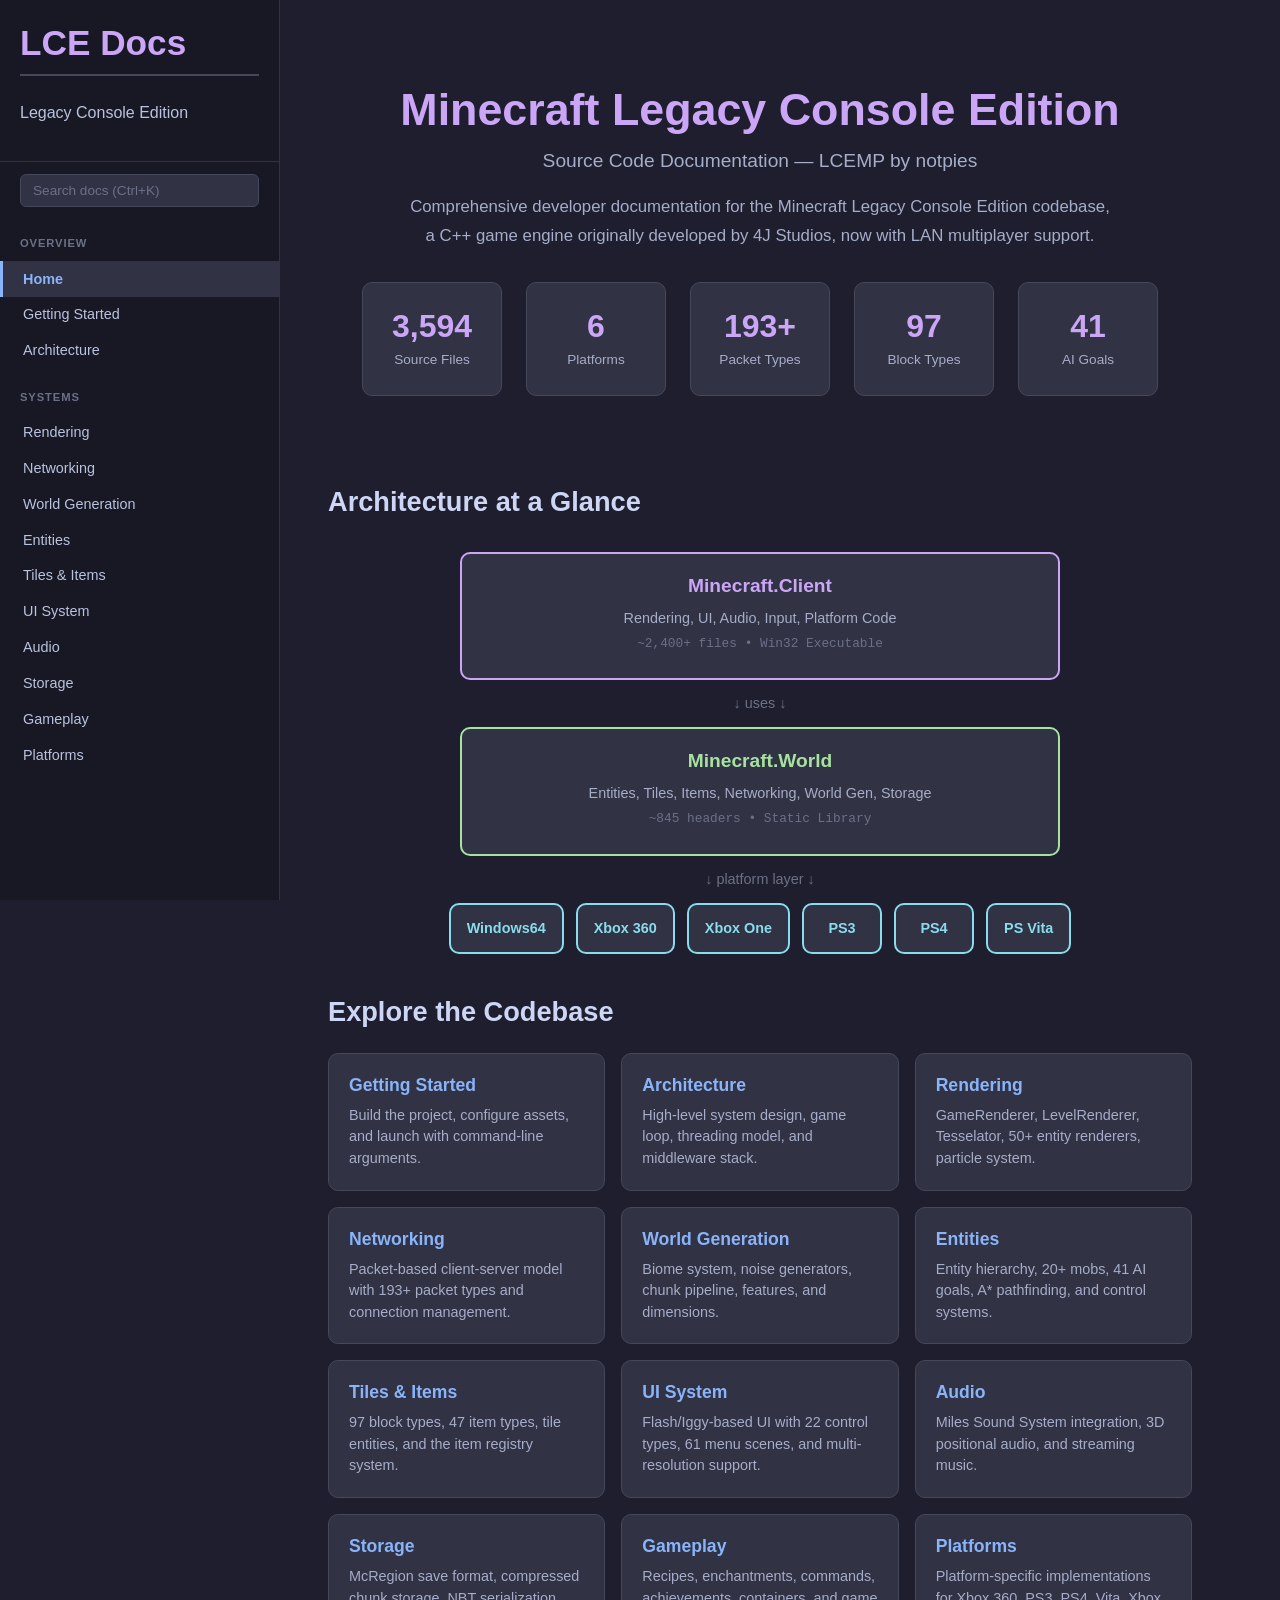
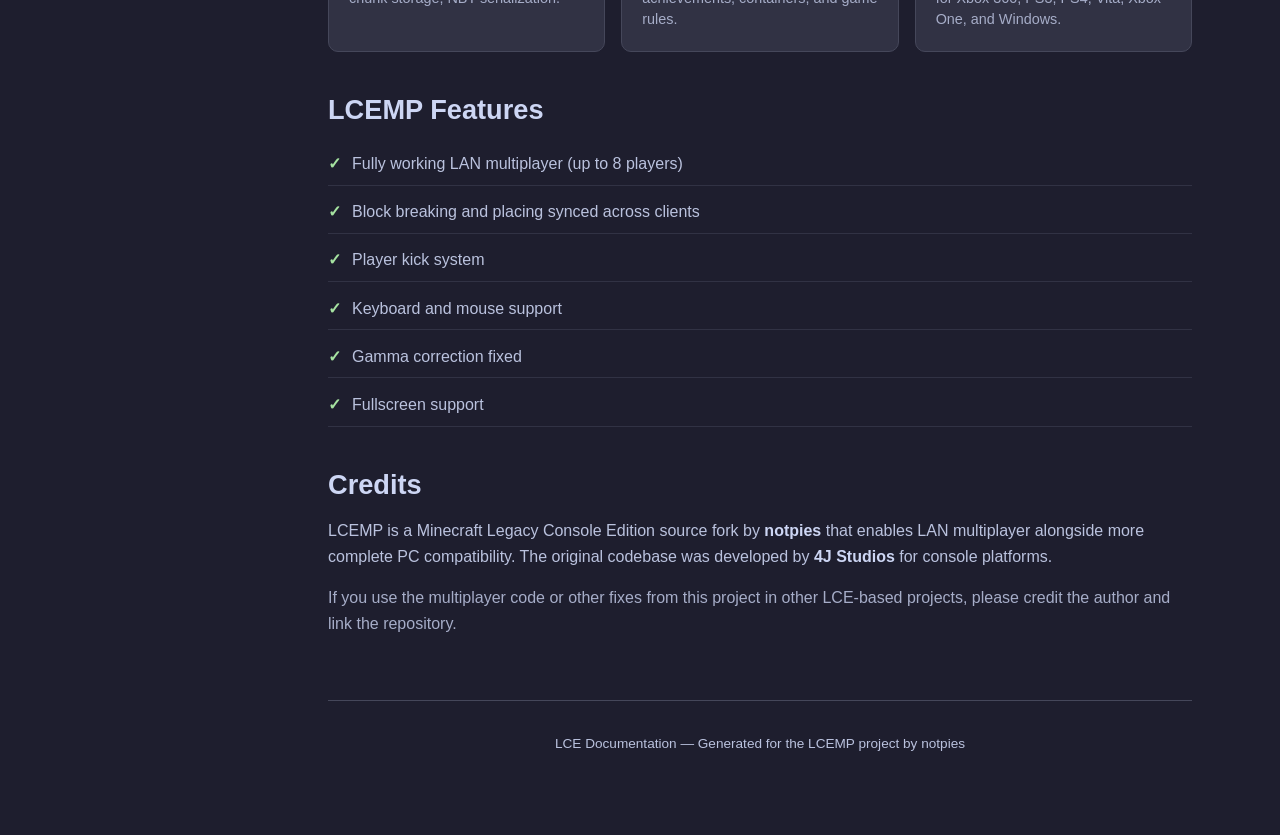
<file: index.html>
<!DOCTYPE html>
<html lang="en">
<head>
  <meta charset="UTF-8">
  <meta name="viewport" content="width=device-width, initial-scale=1.0">
  <title>LCE Documentation - Minecraft Legacy Console Edition</title>
  <link rel="stylesheet" href="css/style.css">
</head>
<body>
  <button class="hamburger" aria-label="Toggle navigation">
    <span></span><span></span><span></span>
  </button>

  <div class="site-wrapper">
    <aside class="sidebar">
      <div class="sidebar-header">
        <h1 class="sidebar-title">LCE Docs</h1>
        <p class="sidebar-subtitle">Legacy Console Edition</p>
      </div>
      <div class="sidebar-search">
        <input type="text" placeholder="Search docs (Ctrl+K)" id="sidebar-search-input" autocomplete="off">
      </div>
      <nav class="sidebar-nav">
        <div class="nav-section">
          <div class="nav-section-title">Overview</div>
          <a href="index.html" class="nav-link active">Home</a>
          <a href="getting-started.html" class="nav-link">Getting Started</a>
          <a href="architecture.html" class="nav-link">Architecture</a>
        </div>
        <div class="nav-section">
          <div class="nav-section-title">Systems</div>
          <a href="rendering.html" class="nav-link">Rendering</a>
          <a href="networking.html" class="nav-link">Networking</a>
          <a href="world-gen.html" class="nav-link">World Generation</a>
          <a href="entities.html" class="nav-link">Entities</a>
          <a href="tiles-items.html" class="nav-link">Tiles &amp; Items</a>
          <a href="ui-system.html" class="nav-link">UI System</a>
          <a href="audio.html" class="nav-link">Audio</a>
          <a href="storage.html" class="nav-link">Storage</a>
          <a href="gameplay.html" class="nav-link">Gameplay</a>
          <a href="platforms.html" class="nav-link">Platforms</a>
        </div>
      </nav>
    </aside>

    <main class="main-content">
      <div class="hero">
        <h1>Minecraft Legacy Console Edition</h1>
        <p class="subtitle">Source Code Documentation &mdash; LCEMP by notpies</p>
        <p class="hero-description">Comprehensive developer documentation for the Minecraft Legacy Console Edition codebase, a C++ game engine originally developed by 4J Studios, now with LAN multiplayer support.</p>

        <div class="hero-stats">
          <div class="stat-card">
            <div class="stat-value">3,594</div>
            <div class="stat-label">Source Files</div>
          </div>
          <div class="stat-card">
            <div class="stat-value">6</div>
            <div class="stat-label">Platforms</div>
          </div>
          <div class="stat-card">
            <div class="stat-value">193+</div>
            <div class="stat-label">Packet Types</div>
          </div>
          <div class="stat-card">
            <div class="stat-value">97</div>
            <div class="stat-label">Block Types</div>
          </div>
          <div class="stat-card">
            <div class="stat-value">41</div>
            <div class="stat-label">AI Goals</div>
          </div>
        </div>
      </div>

      <section id="architecture-overview">
        <h2>Architecture at a Glance</h2>
        <div class="arch-diagram">
          <div class="arch-row">
            <div class="arch-box arch-primary">
              <h3>Minecraft.Client</h3>
              <p>Rendering, UI, Audio, Input, Platform Code</p>
              <p class="arch-meta">~2,400+ files &bull; Win32 Executable</p>
            </div>
          </div>
          <div class="arch-connector">&darr; uses &darr;</div>
          <div class="arch-row">
            <div class="arch-box arch-secondary">
              <h3>Minecraft.World</h3>
              <p>Entities, Tiles, Items, Networking, World Gen, Storage</p>
              <p class="arch-meta">~845 headers &bull; Static Library</p>
            </div>
          </div>
          <div class="arch-connector">&darr; platform layer &darr;</div>
          <div class="arch-row arch-platforms">
            <div class="arch-box arch-platform">Windows64</div>
            <div class="arch-box arch-platform">Xbox 360</div>
            <div class="arch-box arch-platform">Xbox One</div>
            <div class="arch-box arch-platform">PS3</div>
            <div class="arch-box arch-platform">PS4</div>
            <div class="arch-box arch-platform">PS Vita</div>
          </div>
        </div>
      </section>

      <section id="quick-links">
        <h2>Explore the Codebase</h2>
        <div class="quick-links">
          <a href="getting-started.html" class="quick-link-card">
            <h3>Getting Started</h3>
            <p>Build the project, configure assets, and launch with command-line arguments.</p>
          </a>
          <a href="architecture.html" class="quick-link-card">
            <h3>Architecture</h3>
            <p>High-level system design, game loop, threading model, and middleware stack.</p>
          </a>
          <a href="rendering.html" class="quick-link-card">
            <h3>Rendering</h3>
            <p>GameRenderer, LevelRenderer, Tesselator, 50+ entity renderers, particle system.</p>
          </a>
          <a href="networking.html" class="quick-link-card">
            <h3>Networking</h3>
            <p>Packet-based client-server model with 193+ packet types and connection management.</p>
          </a>
          <a href="world-gen.html" class="quick-link-card">
            <h3>World Generation</h3>
            <p>Biome system, noise generators, chunk pipeline, features, and dimensions.</p>
          </a>
          <a href="entities.html" class="quick-link-card">
            <h3>Entities</h3>
            <p>Entity hierarchy, 20+ mobs, 41 AI goals, A* pathfinding, and control systems.</p>
          </a>
          <a href="tiles-items.html" class="quick-link-card">
            <h3>Tiles &amp; Items</h3>
            <p>97 block types, 47 item types, tile entities, and the item registry system.</p>
          </a>
          <a href="ui-system.html" class="quick-link-card">
            <h3>UI System</h3>
            <p>Flash/Iggy-based UI with 22 control types, 61 menu scenes, and multi-resolution support.</p>
          </a>
          <a href="audio.html" class="quick-link-card">
            <h3>Audio</h3>
            <p>Miles Sound System integration, 3D positional audio, and streaming music.</p>
          </a>
          <a href="storage.html" class="quick-link-card">
            <h3>Storage</h3>
            <p>McRegion save format, compressed chunk storage, NBT serialization.</p>
          </a>
          <a href="gameplay.html" class="quick-link-card">
            <h3>Gameplay</h3>
            <p>Recipes, enchantments, commands, achievements, containers, and game rules.</p>
          </a>
          <a href="platforms.html" class="quick-link-card">
            <h3>Platforms</h3>
            <p>Platform-specific implementations for Xbox 360, PS3, PS4, Vita, Xbox One, and Windows.</p>
          </a>
        </div>
      </section>

      <section id="features">
        <h2>LCEMP Features</h2>
        <div class="feature-list">
          <ul>
            <li>Fully working LAN multiplayer (up to 8 players)</li>
            <li>Block breaking and placing synced across clients</li>
            <li>Player kick system</li>
            <li>Keyboard and mouse support</li>
            <li>Gamma correction fixed</li>
            <li>Fullscreen support</li>
          </ul>
        </div>
      </section>

      <section id="credits">
        <h2>Credits</h2>
        <p>LCEMP is a Minecraft Legacy Console Edition source fork by <strong>notpies</strong> that enables LAN multiplayer alongside more complete PC compatibility. The original codebase was developed by <strong>4J Studios</strong> for console platforms.</p>
        <p class="text-subtext0">If you use the multiplayer code or other fixes from this project in other LCE-based projects, please credit the author and link the repository.</p>
      </section>

      <footer class="site-footer">
        <p>LCE Documentation &mdash; Generated for the LCEMP project by notpies</p>
      </footer>
    </main>
  </div>

  <div class="search-overlay" id="search-overlay">
    <div class="search-modal">
      <input type="text" class="search-input-large" id="search-input" placeholder="Search documentation..." autocomplete="off">
      <div class="search-results" id="search-results">
        <div class="search-hint">
          <p>Type to search &mdash; <kbd>&#8593;</kbd><kbd>&#8595;</kbd> to navigate &mdash; <kbd>Enter</kbd> to select &mdash; <kbd>Esc</kbd> to close</p>
        </div>
      </div>
    </div>
  </div>

  <script src="js/nav.js"></script>
  <script src="js/search.js"></script>
</body>
</html>
</file>
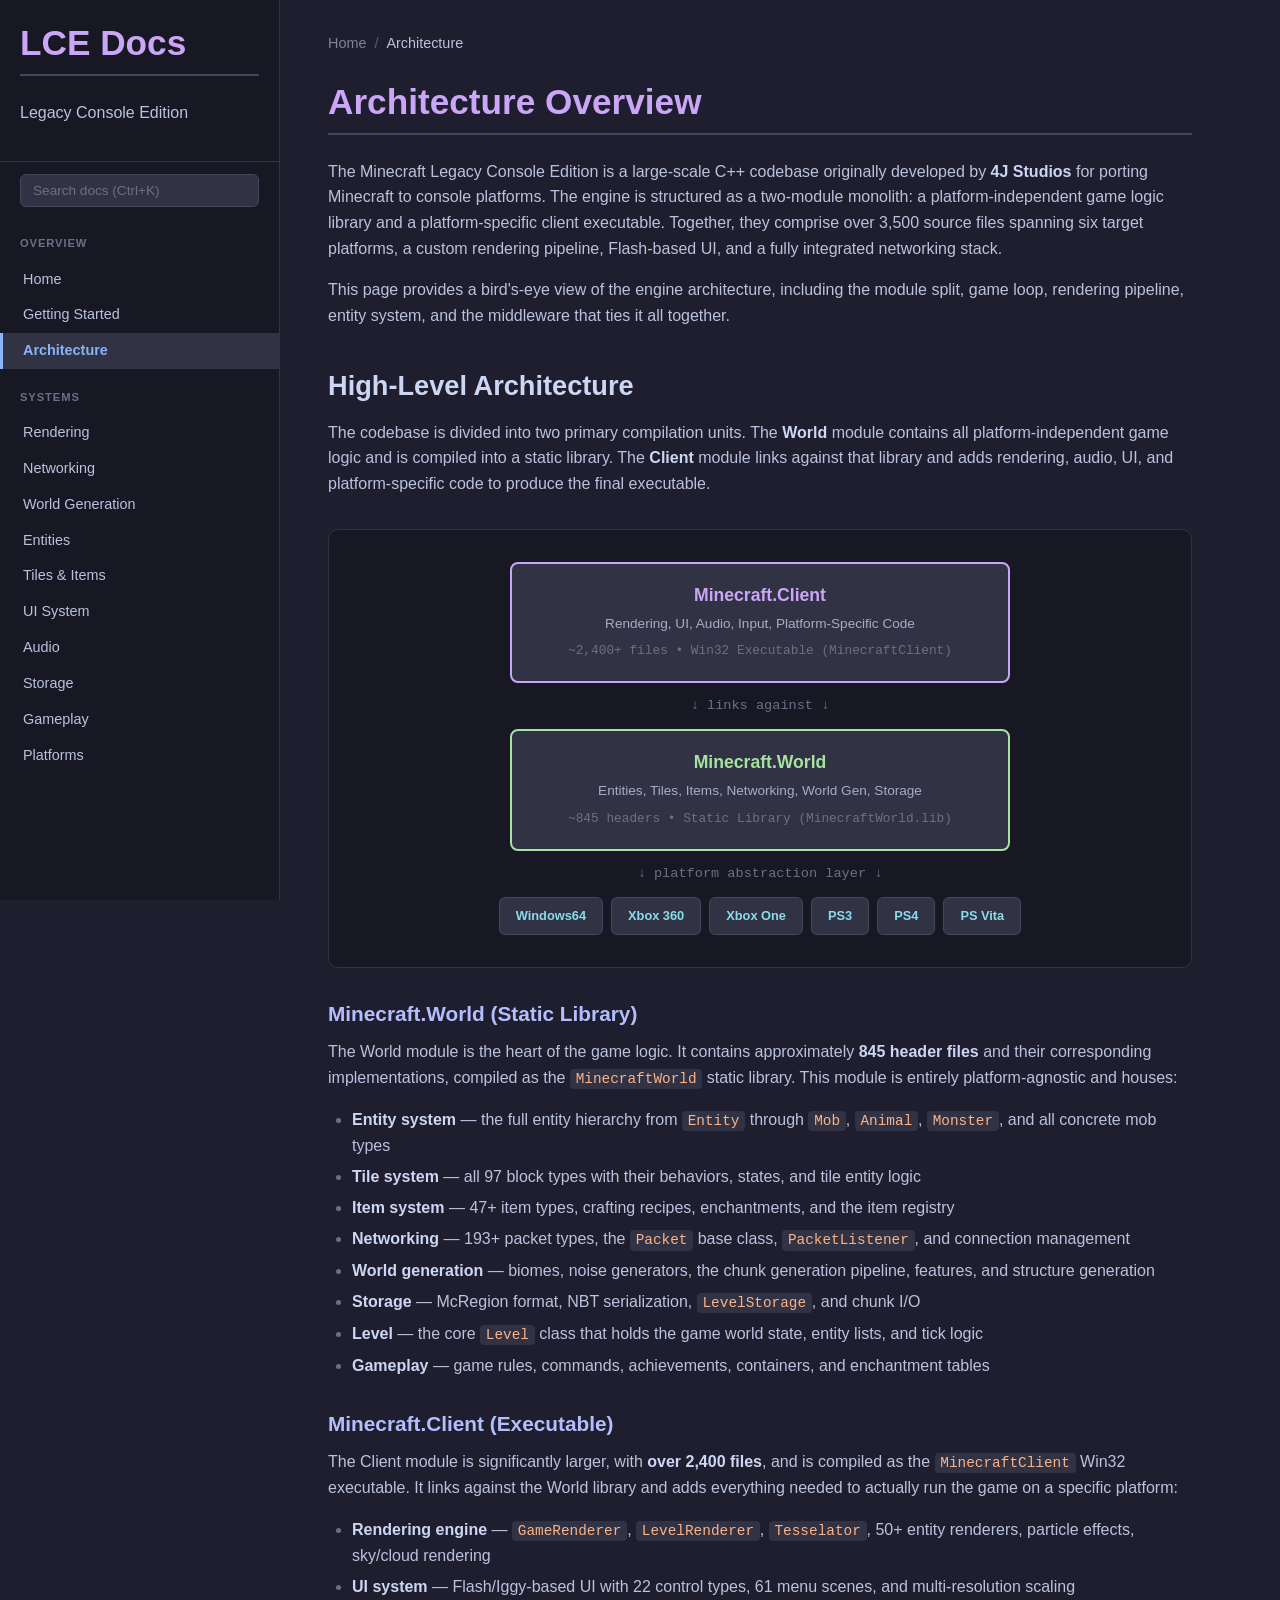
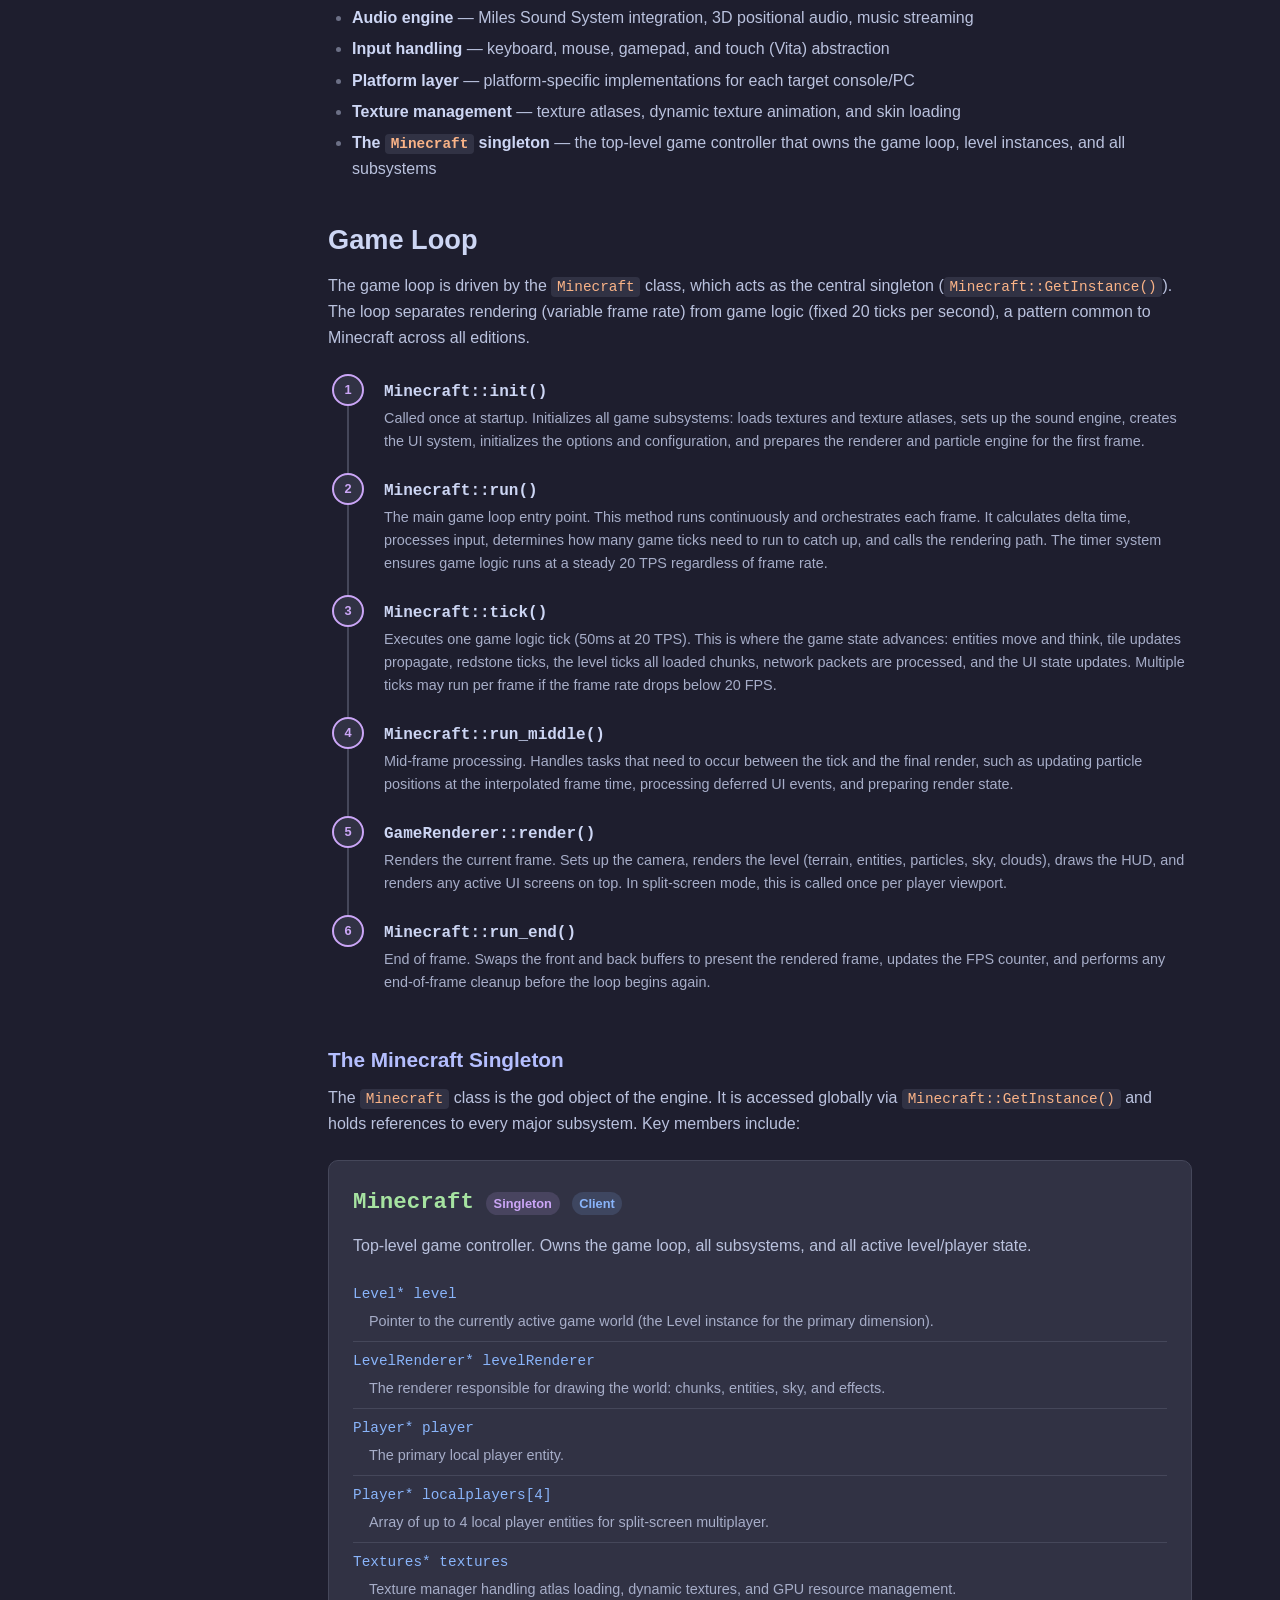
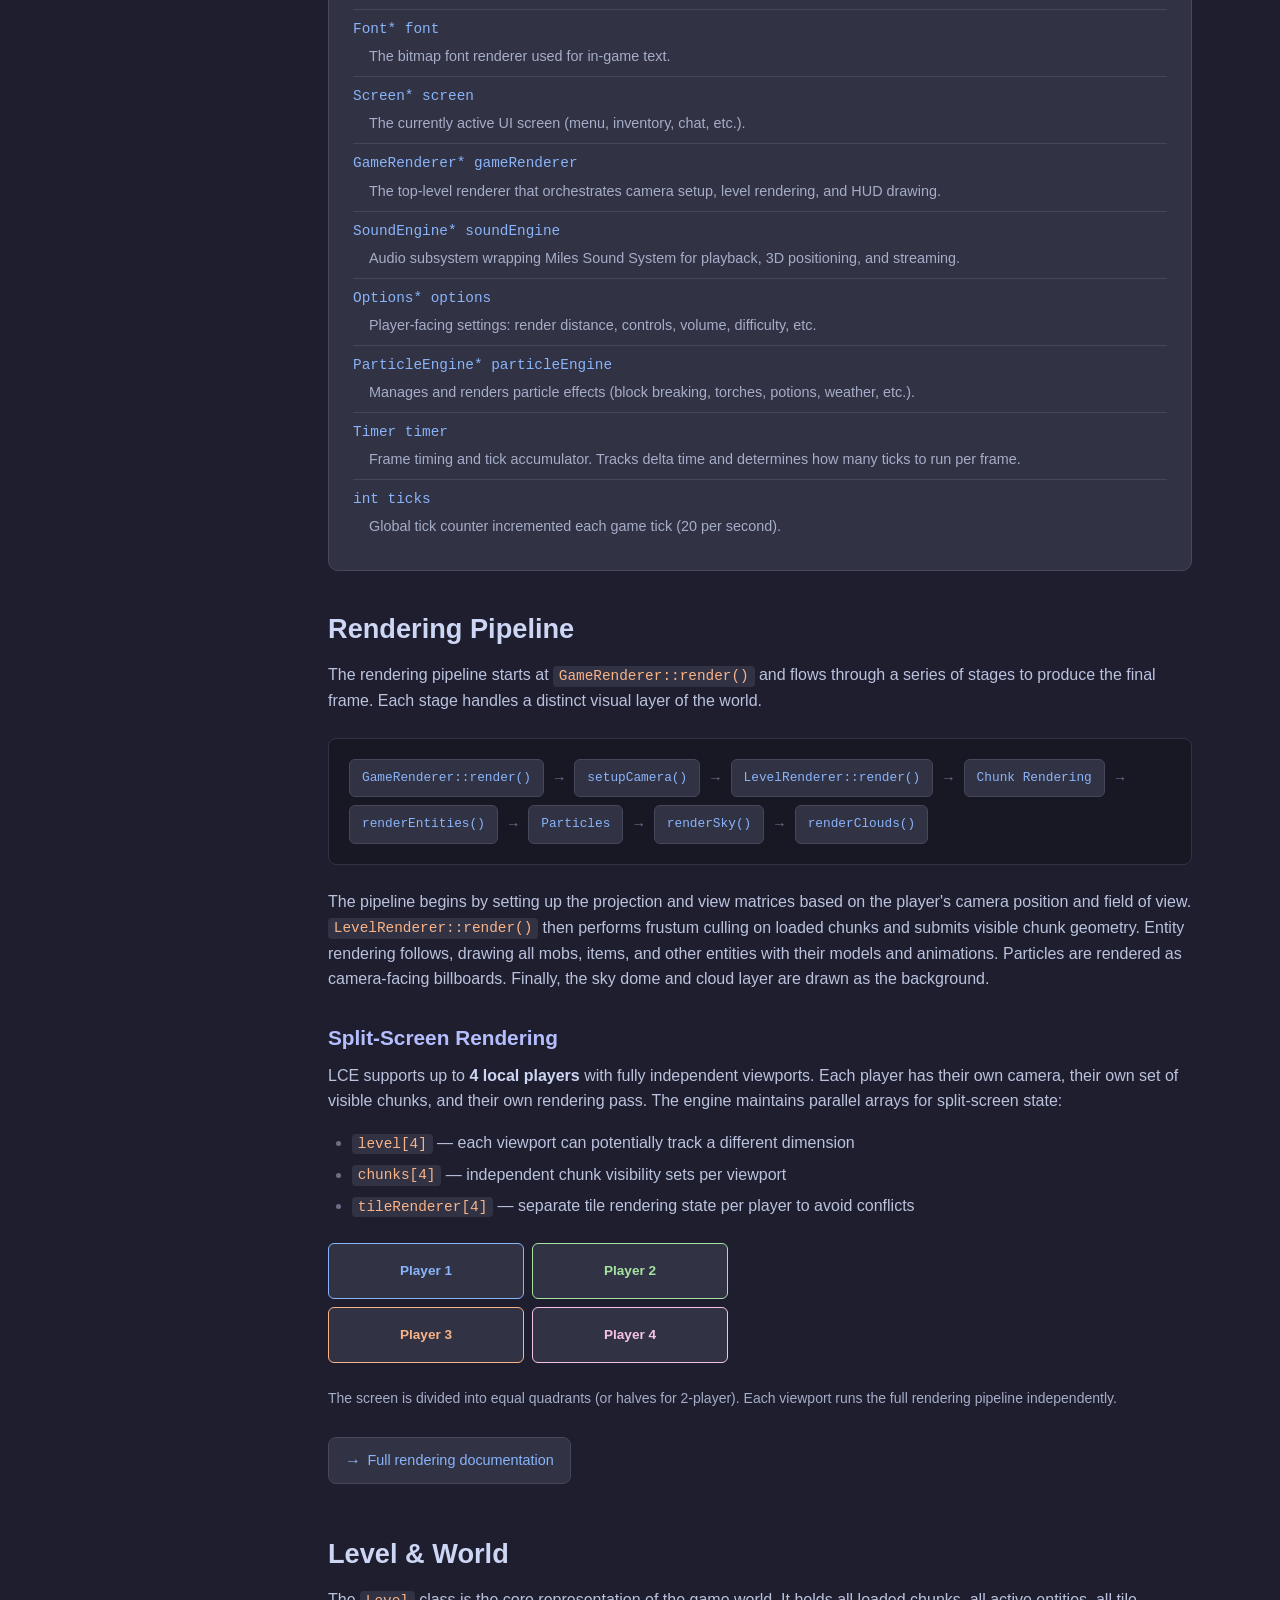
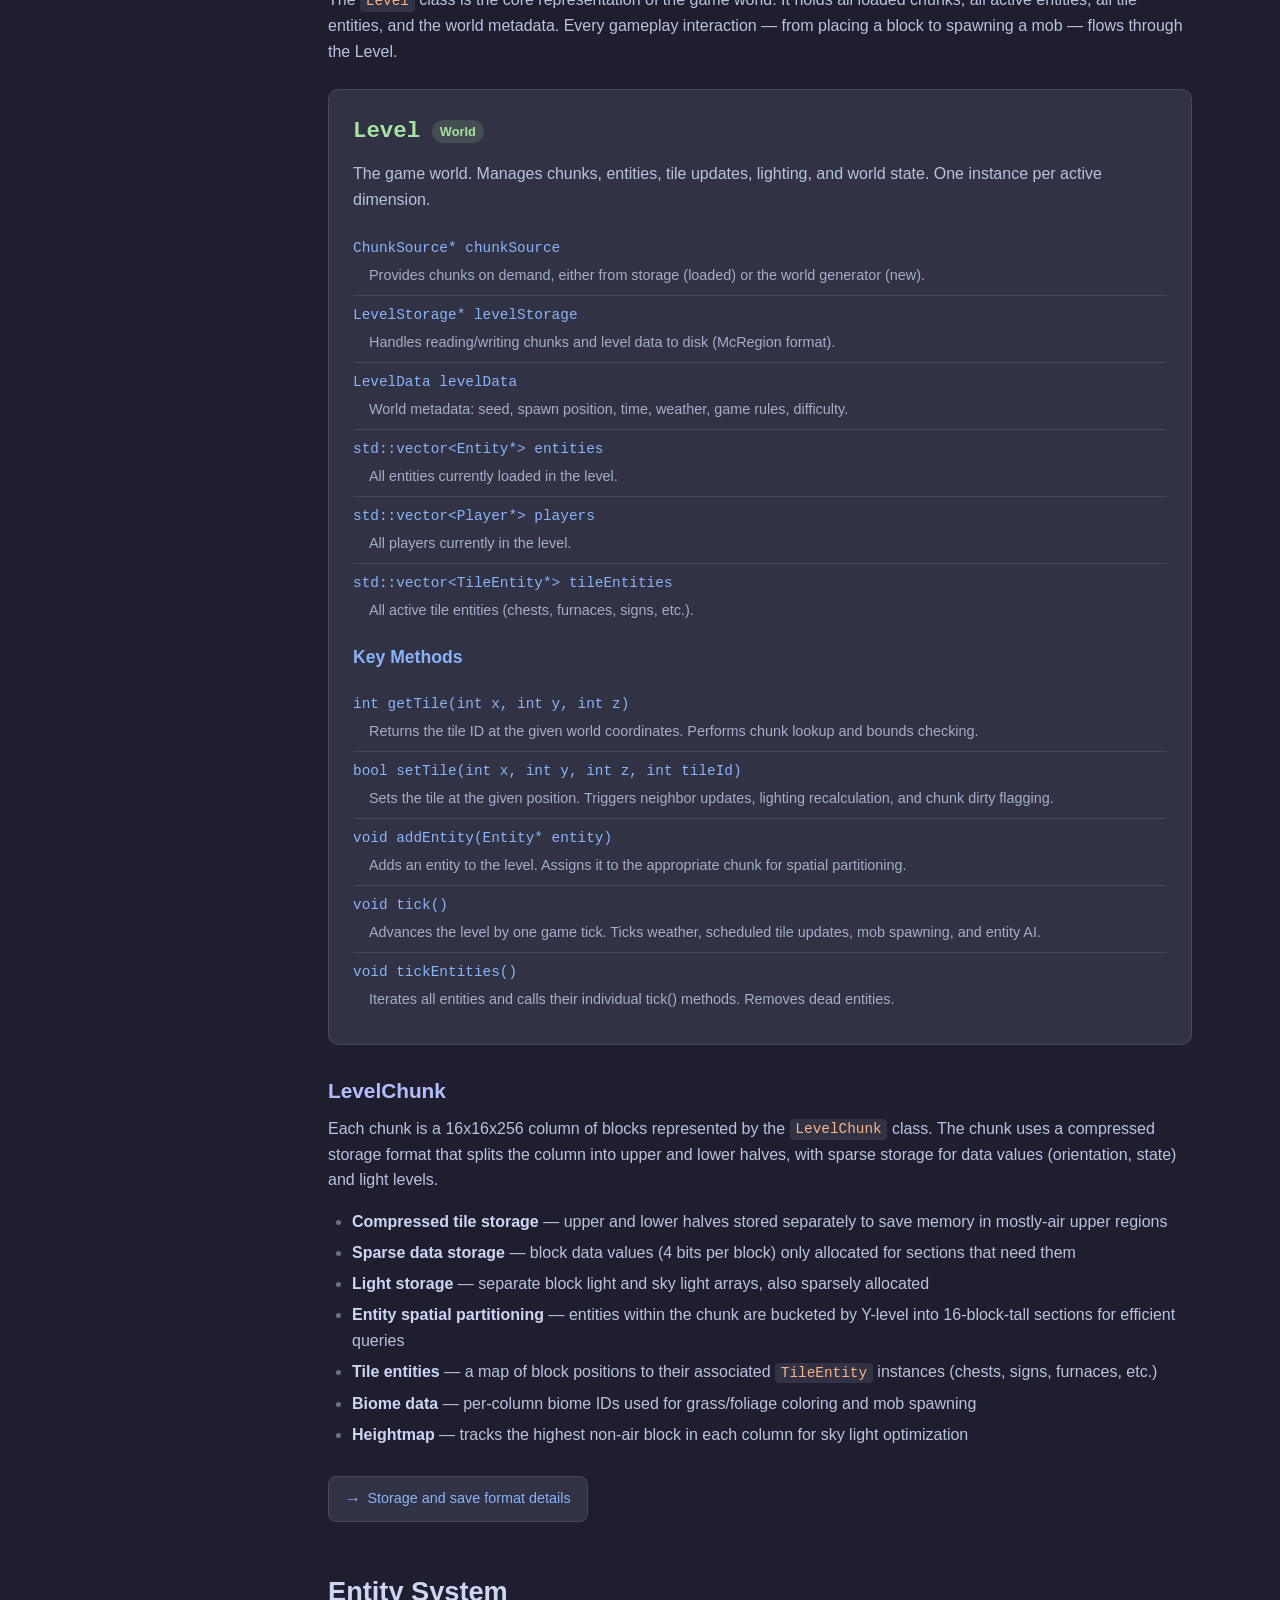
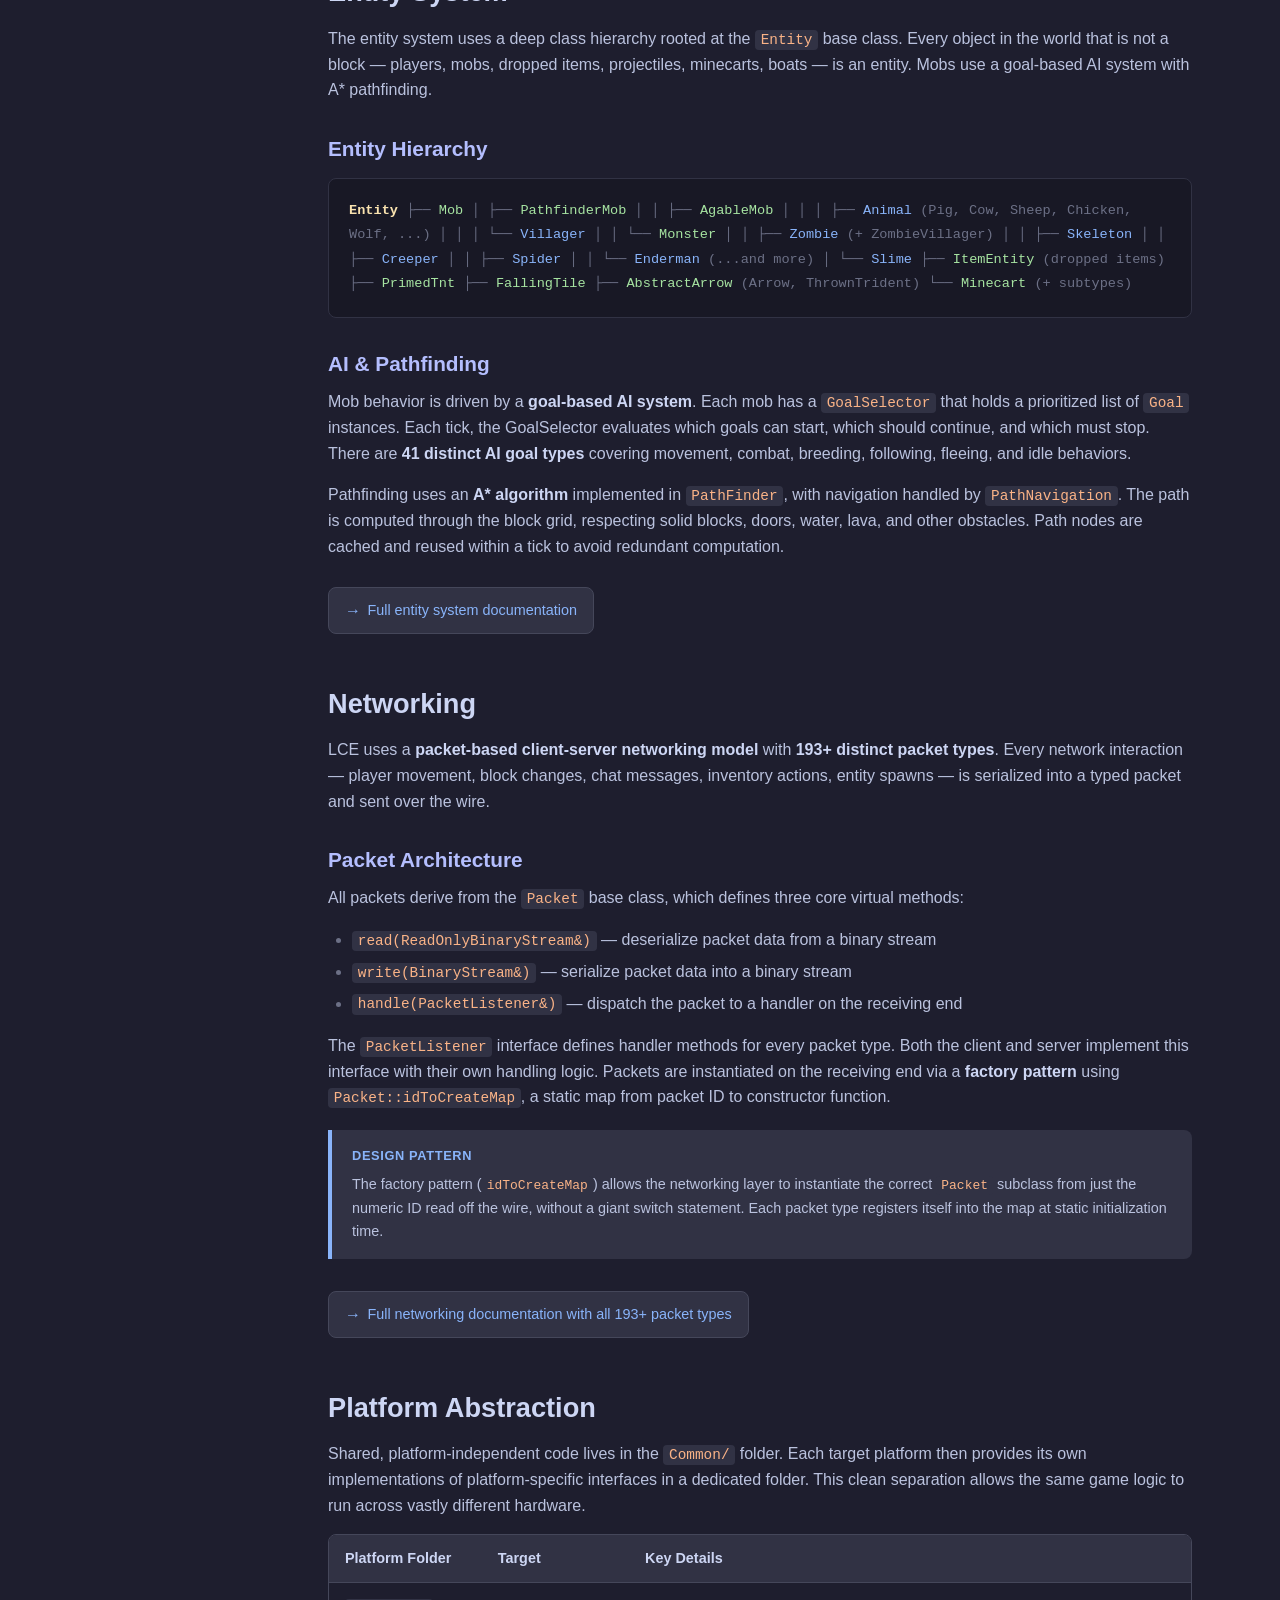
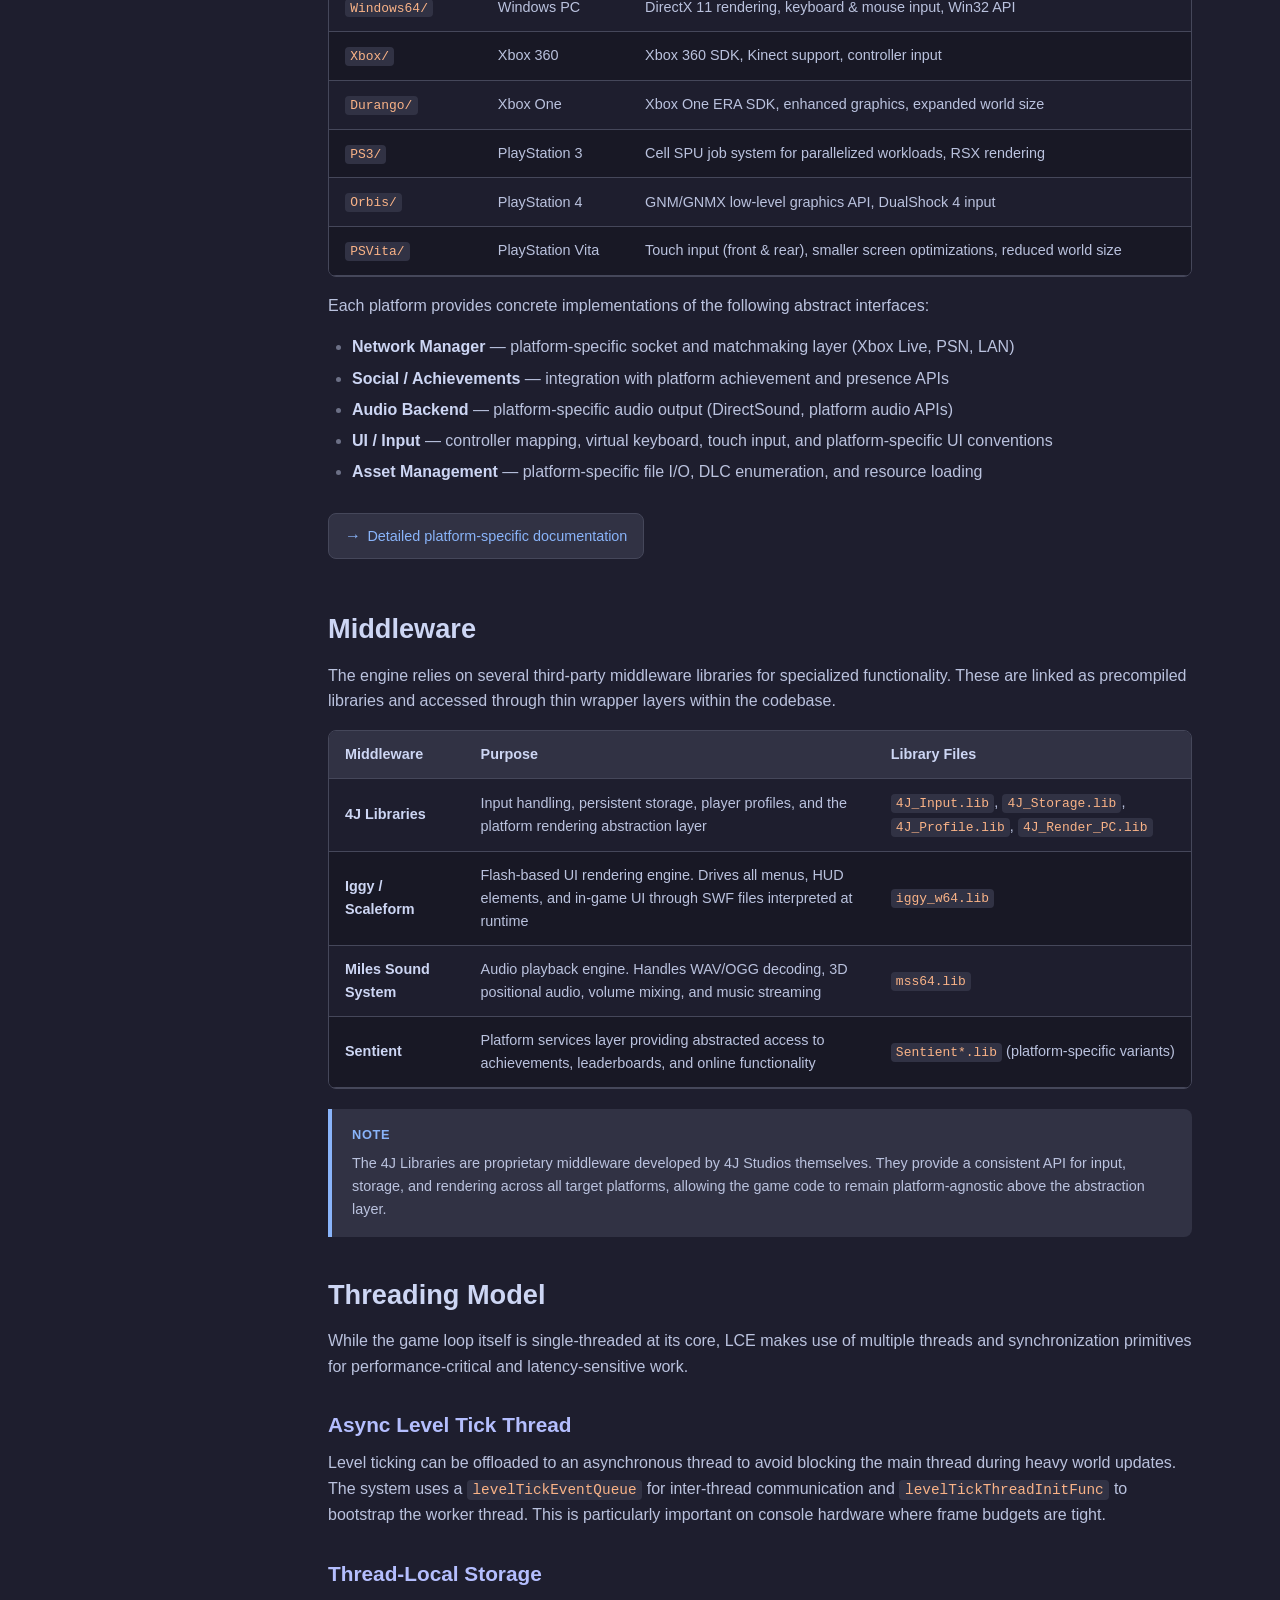
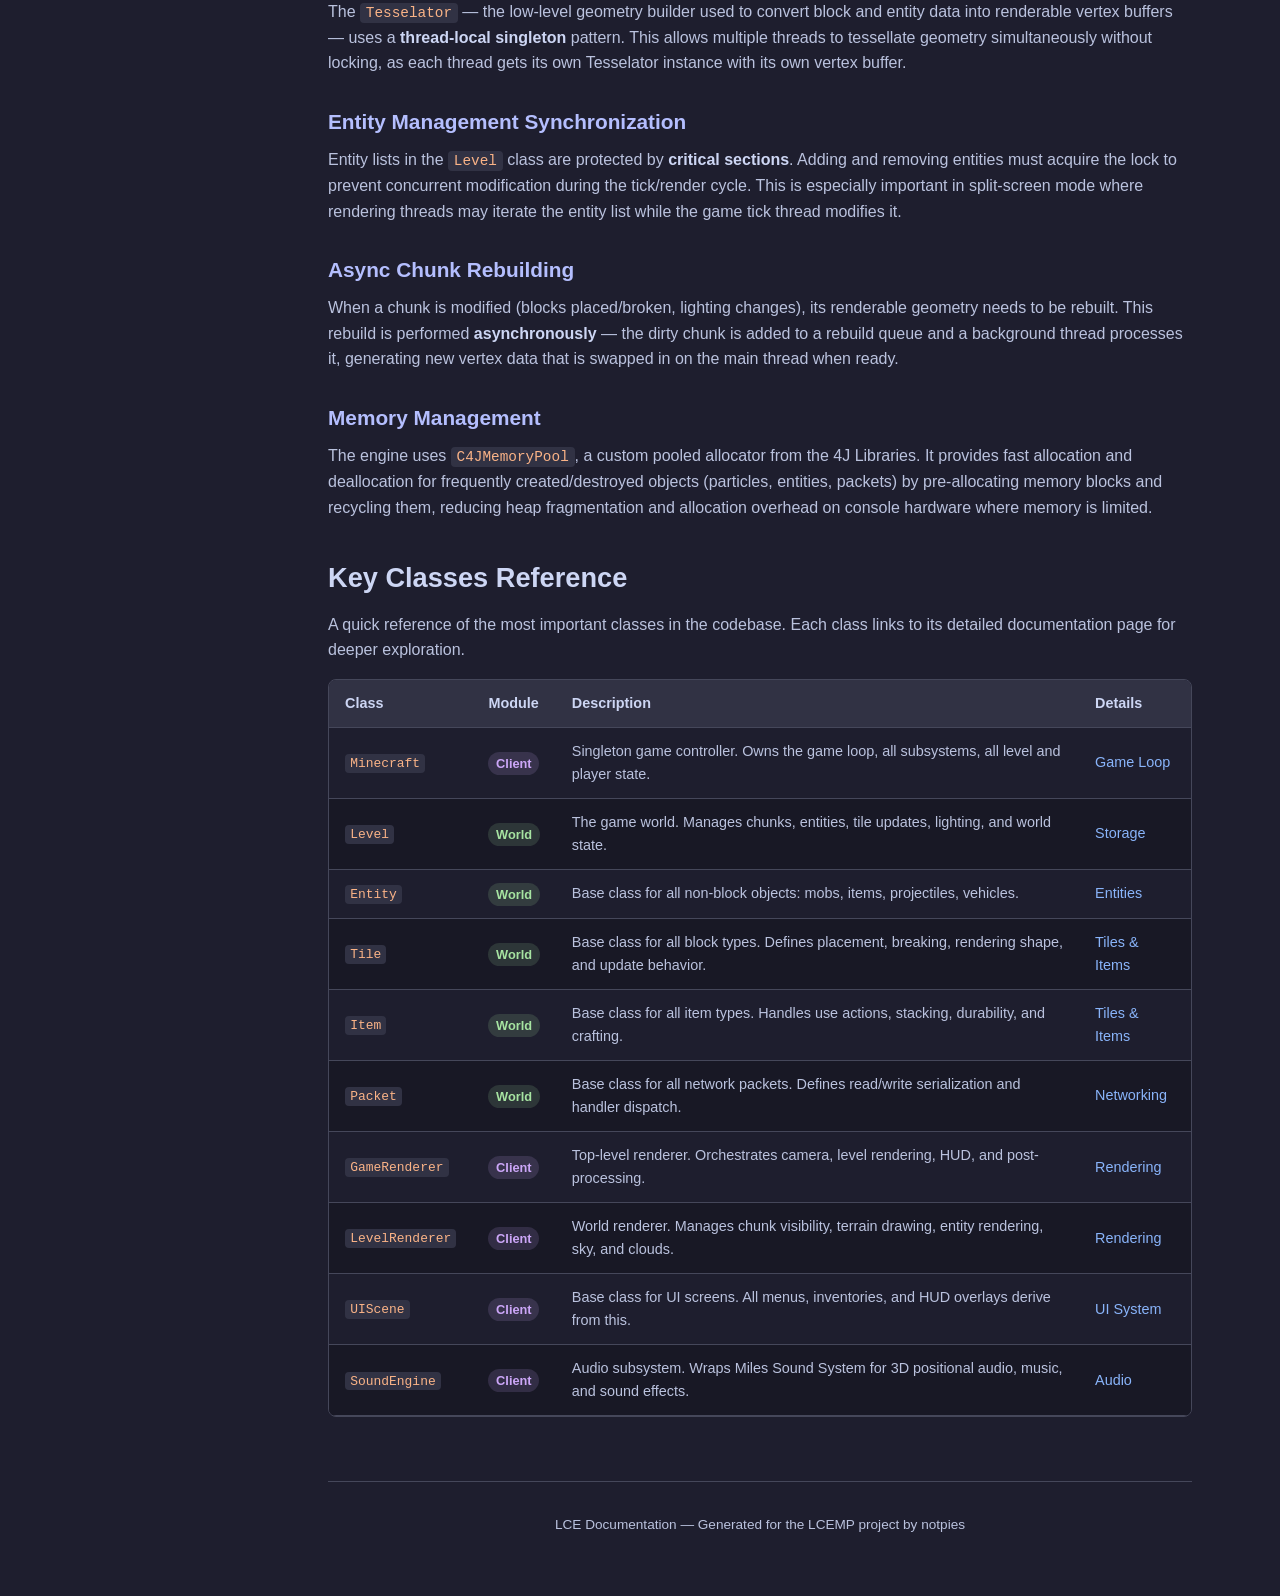
<file: architecture.html>
<!DOCTYPE html>
<html lang="en">
<head>
  <meta charset="UTF-8">
  <meta name="viewport" content="width=device-width, initial-scale=1.0">
  <title>Architecture - LCE Documentation</title>
  <link rel="stylesheet" href="css/style.css">
  <style>
    /* Architecture Diagram Styles */
    .arch-diagram {
      display: flex;
      flex-direction: column;
      align-items: center;
      gap: 0.5rem;
      margin: 2rem 0;
      padding: 2rem 1.5rem;
      background-color: var(--ctp-mantle);
      border: 1px solid var(--ctp-surface0);
      border-radius: 10px;
    }

    .arch-row {
      display: flex;
      gap: 1rem;
      justify-content: center;
      flex-wrap: wrap;
      width: 100%;
    }

    .arch-box {
      background-color: var(--ctp-surface0);
      border: 1px solid var(--ctp-surface1);
      border-radius: 8px;
      padding: 1.25rem 1.5rem;
      text-align: center;
      transition: border-color 200ms ease, transform 200ms ease;
    }

    .arch-box:hover {
      border-color: var(--ctp-surface2);
      transform: translateY(-2px);
    }

    .arch-box h3 {
      margin: 0 0 0.4rem;
      font-size: 1.1rem;
    }

    .arch-box p {
      margin: 0;
      font-size: 0.85rem;
      color: var(--ctp-subtext0);
    }

    .arch-box .arch-meta {
      font-size: 0.75rem;
      color: var(--ctp-overlay0);
      margin-top: 0.4rem;
      font-family: var(--font-mono);
    }

    .arch-primary {
      border-color: var(--ctp-mauve);
      border-width: 2px;
      min-width: 320px;
      flex: 1;
      max-width: 500px;
    }

    .arch-primary h3 {
      color: var(--ctp-mauve);
    }

    .arch-secondary {
      border-color: var(--ctp-green);
      border-width: 2px;
      min-width: 320px;
      flex: 1;
      max-width: 500px;
    }

    .arch-secondary h3 {
      color: var(--ctp-green);
    }

    .arch-tertiary {
      border-color: var(--ctp-peach);
      border-width: 2px;
      min-width: 200px;
      flex: 1;
      max-width: 320px;
    }

    .arch-tertiary h3 {
      color: var(--ctp-peach);
    }

    .arch-connector {
      color: var(--ctp-overlay0);
      font-size: 0.85rem;
      font-family: var(--font-mono);
      padding: 0.25rem 0;
      user-select: none;
    }

    .arch-platforms {
      gap: 0.5rem;
    }

    .arch-platform {
      min-width: auto !important;
      padding: 0.5rem 1rem !important;
      font-size: 0.8rem;
      font-weight: 600;
      color: var(--ctp-sky);
      background-color: var(--ctp-surface0);
      border: 1px solid var(--ctp-surface1);
      border-radius: 6px;
    }

    /* Game Loop Flow */
    .loop-flow {
      display: flex;
      flex-direction: column;
      gap: 0;
      margin: 1.5rem 0;
    }

    .loop-step {
      display: flex;
      align-items: stretch;
      gap: 1rem;
    }

    .loop-step-number {
      display: flex;
      flex-direction: column;
      align-items: center;
      min-width: 40px;
    }

    .loop-step-number .step-dot {
      width: 32px;
      height: 32px;
      border-radius: 50%;
      background-color: var(--ctp-surface0);
      border: 2px solid var(--ctp-mauve);
      display: flex;
      align-items: center;
      justify-content: center;
      font-size: 0.8rem;
      font-weight: 700;
      color: var(--ctp-mauve);
      flex-shrink: 0;
    }

    .loop-step-number .step-line {
      width: 2px;
      flex: 1;
      background-color: var(--ctp-surface1);
    }

    .loop-step:last-child .step-line {
      display: none;
    }

    .loop-step-content {
      flex: 1;
      padding: 0.5rem 0 1.25rem;
    }

    .loop-step-content h4 {
      margin: 0 0 0.25rem;
      font-size: 1rem;
      color: var(--ctp-text);
      font-family: var(--font-mono);
    }

    .loop-step-content p {
      margin: 0;
      font-size: 0.9rem;
      color: var(--ctp-subtext0);
    }

    /* Pipeline Flow */
    .pipeline-flow {
      display: flex;
      align-items: center;
      flex-wrap: wrap;
      gap: 0.5rem;
      margin: 1.5rem 0;
      padding: 1.25rem;
      background-color: var(--ctp-mantle);
      border: 1px solid var(--ctp-surface0);
      border-radius: 8px;
    }

    .pipeline-stage {
      background-color: var(--ctp-surface0);
      border: 1px solid var(--ctp-surface1);
      border-radius: 6px;
      padding: 0.5rem 0.75rem;
      font-family: var(--font-mono);
      font-size: 0.8rem;
      color: var(--ctp-blue);
      white-space: nowrap;
    }

    .pipeline-arrow {
      color: var(--ctp-overlay0);
      font-size: 0.9rem;
      user-select: none;
    }

    /* Split-screen diagram */
    .splitscreen-grid {
      display: grid;
      grid-template-columns: 1fr 1fr;
      gap: 0.5rem;
      margin: 1.5rem 0;
      max-width: 400px;
    }

    .splitscreen-cell {
      background-color: var(--ctp-surface0);
      border: 1px solid var(--ctp-surface1);
      border-radius: 6px;
      padding: 1rem;
      text-align: center;
      font-size: 0.85rem;
      font-weight: 600;
      color: var(--ctp-subtext1);
    }

    .splitscreen-cell.p1 { border-color: var(--ctp-blue); color: var(--ctp-blue); }
    .splitscreen-cell.p2 { border-color: var(--ctp-green); color: var(--ctp-green); }
    .splitscreen-cell.p3 { border-color: var(--ctp-peach); color: var(--ctp-peach); }
    .splitscreen-cell.p4 { border-color: var(--ctp-pink); color: var(--ctp-pink); }

    /* Hierarchy tree */
    .hierarchy-tree {
      font-family: var(--font-mono);
      font-size: 0.85rem;
      line-height: 1.8;
      padding: 1.25rem;
      background-color: var(--ctp-mantle);
      border: 1px solid var(--ctp-surface0);
      border-radius: 8px;
      margin: 1rem 0;
      overflow-x: auto;
    }

    .hierarchy-tree .h-root { color: var(--ctp-yellow); font-weight: 600; }
    .hierarchy-tree .h-branch { color: var(--ctp-green); }
    .hierarchy-tree .h-leaf { color: var(--ctp-blue); }
    .hierarchy-tree .h-connector { color: var(--ctp-overlay0); }

    /* Middleware badge */
    .middleware-name {
      font-weight: 600;
      color: var(--ctp-text);
    }

    /* Cross-link callout */
    .cross-link {
      display: inline-flex;
      align-items: center;
      gap: 0.4rem;
      padding: 0.6rem 1rem;
      background-color: var(--ctp-surface0);
      border: 1px solid var(--ctp-surface1);
      border-radius: 8px;
      font-size: 0.9rem;
      color: var(--ctp-blue);
      margin: 0.75rem 0;
      transition: border-color 200ms ease, transform 200ms ease;
    }

    .cross-link:hover {
      border-color: var(--ctp-blue);
      transform: translateY(-1px);
    }

    .cross-link-arrow {
      font-size: 1rem;
    }

    /* Info callout box */
    .info-box {
      background-color: var(--ctp-surface0);
      border-left: 4px solid var(--ctp-blue);
      border-radius: 0 8px 8px 0;
      padding: 1rem 1.25rem;
      margin: 1.25rem 0;
    }

    .info-box p {
      margin: 0;
      font-size: 0.9rem;
    }

    .info-box p + p {
      margin-top: 0.5rem;
    }

    .info-box-label {
      font-weight: 700;
      color: var(--ctp-blue);
      font-size: 0.8rem;
      text-transform: uppercase;
      letter-spacing: 0.05em;
      margin-bottom: 0.4rem;
    }

    @media (max-width: 768px) {
      .arch-primary,
      .arch-secondary,
      .arch-tertiary {
        min-width: 100%;
      }

      .pipeline-flow {
        flex-direction: column;
        align-items: flex-start;
      }

      .pipeline-arrow {
        transform: rotate(90deg);
        align-self: center;
      }

      .splitscreen-grid {
        max-width: 100%;
      }
    }
  </style>
</head>
<body>
  <button class="hamburger" aria-label="Toggle navigation"><span></span><span></span><span></span></button>
  <div class="site-wrapper">
    <aside class="sidebar">
      <div class="sidebar-header"><h1 class="sidebar-title">LCE Docs</h1><p class="sidebar-subtitle">Legacy Console Edition</p></div>
      <div class="sidebar-search"><input type="text" placeholder="Search docs (Ctrl+K)" id="sidebar-search-input" autocomplete="off"></div>
      <nav class="sidebar-nav">
        <div class="nav-section"><div class="nav-section-title">Overview</div><a href="index.html" class="nav-link">Home</a><a href="getting-started.html" class="nav-link">Getting Started</a><a href="architecture.html" class="nav-link active">Architecture</a></div>
        <div class="nav-section"><div class="nav-section-title">Systems</div><a href="rendering.html" class="nav-link">Rendering</a><a href="networking.html" class="nav-link">Networking</a><a href="world-gen.html" class="nav-link">World Generation</a><a href="entities.html" class="nav-link">Entities</a><a href="tiles-items.html" class="nav-link">Tiles &amp; Items</a><a href="ui-system.html" class="nav-link">UI System</a><a href="audio.html" class="nav-link">Audio</a><a href="storage.html" class="nav-link">Storage</a><a href="gameplay.html" class="nav-link">Gameplay</a><a href="platforms.html" class="nav-link">Platforms</a></div>
      </nav>
    </aside>
    <main class="main-content">

      <!-- Breadcrumb -->
      <div class="breadcrumbs">
        <a href="index.html">Home</a>
        <span class="separator">/</span>
        <span class="current">Architecture</span>
      </div>

      <h1>Architecture Overview</h1>
      <p>The Minecraft Legacy Console Edition is a large-scale C++ codebase originally developed by <strong>4J Studios</strong> for porting Minecraft to console platforms. The engine is structured as a two-module monolith: a platform-independent game logic library and a platform-specific client executable. Together, they comprise over 3,500 source files spanning six target platforms, a custom rendering pipeline, Flash-based UI, and a fully integrated networking stack.</p>
      <p>This page provides a bird's-eye view of the engine architecture, including the module split, game loop, rendering pipeline, entity system, and the middleware that ties it all together.</p>

      <!-- ============================================================
           High-Level Architecture
           ============================================================ -->
      <section id="high-level">
        <h2>High-Level Architecture</h2>
        <p>The codebase is divided into two primary compilation units. The <strong>World</strong> module contains all platform-independent game logic and is compiled into a static library. The <strong>Client</strong> module links against that library and adds rendering, audio, UI, and platform-specific code to produce the final executable.</p>

        <div class="arch-diagram">
          <div class="arch-row">
            <div class="arch-box arch-primary">
              <h3>Minecraft.Client</h3>
              <p>Rendering, UI, Audio, Input, Platform-Specific Code</p>
              <p class="arch-meta">~2,400+ files &bull; Win32 Executable (MinecraftClient)</p>
            </div>
          </div>
          <div class="arch-connector">&darr; links against &darr;</div>
          <div class="arch-row">
            <div class="arch-box arch-secondary">
              <h3>Minecraft.World</h3>
              <p>Entities, Tiles, Items, Networking, World Gen, Storage</p>
              <p class="arch-meta">~845 headers &bull; Static Library (MinecraftWorld.lib)</p>
            </div>
          </div>
          <div class="arch-connector">&darr; platform abstraction layer &darr;</div>
          <div class="arch-row arch-platforms">
            <div class="arch-box arch-platform">Windows64</div>
            <div class="arch-box arch-platform">Xbox 360</div>
            <div class="arch-box arch-platform">Xbox One</div>
            <div class="arch-box arch-platform">PS3</div>
            <div class="arch-box arch-platform">PS4</div>
            <div class="arch-box arch-platform">PS Vita</div>
          </div>
        </div>

        <h3>Minecraft.World (Static Library)</h3>
        <p>The World module is the heart of the game logic. It contains approximately <strong>845 header files</strong> and their corresponding implementations, compiled as the <code>MinecraftWorld</code> static library. This module is entirely platform-agnostic and houses:</p>
        <ul>
          <li><strong>Entity system</strong> &mdash; the full entity hierarchy from <code>Entity</code> through <code>Mob</code>, <code>Animal</code>, <code>Monster</code>, and all concrete mob types</li>
          <li><strong>Tile system</strong> &mdash; all 97 block types with their behaviors, states, and tile entity logic</li>
          <li><strong>Item system</strong> &mdash; 47+ item types, crafting recipes, enchantments, and the item registry</li>
          <li><strong>Networking</strong> &mdash; 193+ packet types, the <code>Packet</code> base class, <code>PacketListener</code>, and connection management</li>
          <li><strong>World generation</strong> &mdash; biomes, noise generators, the chunk generation pipeline, features, and structure generation</li>
          <li><strong>Storage</strong> &mdash; McRegion format, NBT serialization, <code>LevelStorage</code>, and chunk I/O</li>
          <li><strong>Level</strong> &mdash; the core <code>Level</code> class that holds the game world state, entity lists, and tick logic</li>
          <li><strong>Gameplay</strong> &mdash; game rules, commands, achievements, containers, and enchantment tables</li>
        </ul>

        <h3>Minecraft.Client (Executable)</h3>
        <p>The Client module is significantly larger, with <strong>over 2,400 files</strong>, and is compiled as the <code>MinecraftClient</code> Win32 executable. It links against the World library and adds everything needed to actually run the game on a specific platform:</p>
        <ul>
          <li><strong>Rendering engine</strong> &mdash; <code>GameRenderer</code>, <code>LevelRenderer</code>, <code>Tesselator</code>, 50+ entity renderers, particle effects, sky/cloud rendering</li>
          <li><strong>UI system</strong> &mdash; Flash/Iggy-based UI with 22 control types, 61 menu scenes, and multi-resolution scaling</li>
          <li><strong>Audio engine</strong> &mdash; Miles Sound System integration, 3D positional audio, music streaming</li>
          <li><strong>Input handling</strong> &mdash; keyboard, mouse, gamepad, and touch (Vita) abstraction</li>
          <li><strong>Platform layer</strong> &mdash; platform-specific implementations for each target console/PC</li>
          <li><strong>Texture management</strong> &mdash; texture atlases, dynamic texture animation, and skin loading</li>
          <li><strong>The <code>Minecraft</code> singleton</strong> &mdash; the top-level game controller that owns the game loop, level instances, and all subsystems</li>
        </ul>
      </section>

      <!-- ============================================================
           Game Loop
           ============================================================ -->
      <section id="game-loop">
        <h2>Game Loop</h2>
        <p>The game loop is driven by the <code>Minecraft</code> class, which acts as the central singleton (<code>Minecraft::GetInstance()</code>). The loop separates rendering (variable frame rate) from game logic (fixed 20 ticks per second), a pattern common to Minecraft across all editions.</p>

        <div class="loop-flow">
          <div class="loop-step">
            <div class="loop-step-number">
              <div class="step-dot">1</div>
              <div class="step-line"></div>
            </div>
            <div class="loop-step-content">
              <h4>Minecraft::init()</h4>
              <p>Called once at startup. Initializes all game subsystems: loads textures and texture atlases, sets up the sound engine, creates the UI system, initializes the options and configuration, and prepares the renderer and particle engine for the first frame.</p>
            </div>
          </div>
          <div class="loop-step">
            <div class="loop-step-number">
              <div class="step-dot">2</div>
              <div class="step-line"></div>
            </div>
            <div class="loop-step-content">
              <h4>Minecraft::run()</h4>
              <p>The main game loop entry point. This method runs continuously and orchestrates each frame. It calculates delta time, processes input, determines how many game ticks need to run to catch up, and calls the rendering path. The timer system ensures game logic runs at a steady 20 TPS regardless of frame rate.</p>
            </div>
          </div>
          <div class="loop-step">
            <div class="loop-step-number">
              <div class="step-dot">3</div>
              <div class="step-line"></div>
            </div>
            <div class="loop-step-content">
              <h4>Minecraft::tick()</h4>
              <p>Executes one game logic tick (50ms at 20 TPS). This is where the game state advances: entities move and think, tile updates propagate, redstone ticks, the level ticks all loaded chunks, network packets are processed, and the UI state updates. Multiple ticks may run per frame if the frame rate drops below 20 FPS.</p>
            </div>
          </div>
          <div class="loop-step">
            <div class="loop-step-number">
              <div class="step-dot">4</div>
              <div class="step-line"></div>
            </div>
            <div class="loop-step-content">
              <h4>Minecraft::run_middle()</h4>
              <p>Mid-frame processing. Handles tasks that need to occur between the tick and the final render, such as updating particle positions at the interpolated frame time, processing deferred UI events, and preparing render state.</p>
            </div>
          </div>
          <div class="loop-step">
            <div class="loop-step-number">
              <div class="step-dot">5</div>
              <div class="step-line"></div>
            </div>
            <div class="loop-step-content">
              <h4>GameRenderer::render()</h4>
              <p>Renders the current frame. Sets up the camera, renders the level (terrain, entities, particles, sky, clouds), draws the HUD, and renders any active UI screens on top. In split-screen mode, this is called once per player viewport.</p>
            </div>
          </div>
          <div class="loop-step">
            <div class="loop-step-number">
              <div class="step-dot">6</div>
              <div class="step-line"></div>
            </div>
            <div class="loop-step-content">
              <h4>Minecraft::run_end()</h4>
              <p>End of frame. Swaps the front and back buffers to present the rendered frame, updates the FPS counter, and performs any end-of-frame cleanup before the loop begins again.</p>
            </div>
          </div>
        </div>

        <h3>The Minecraft Singleton</h3>
        <p>The <code>Minecraft</code> class is the god object of the engine. It is accessed globally via <code>Minecraft::GetInstance()</code> and holds references to every major subsystem. Key members include:</p>

        <div class="class-card">
          <div class="class-header">
            <span class="class-name">Minecraft</span>
            <span class="badge badge-type">Singleton</span>
            <span class="badge badge-platform">Client</span>
          </div>
          <p class="class-description">Top-level game controller. Owns the game loop, all subsystems, and all active level/player state.</p>
          <dl class="member-list">
            <dt>Level* level</dt>
            <dd>Pointer to the currently active game world (the Level instance for the primary dimension).</dd>
            <dt>LevelRenderer* levelRenderer</dt>
            <dd>The renderer responsible for drawing the world: chunks, entities, sky, and effects.</dd>
            <dt>Player* player</dt>
            <dd>The primary local player entity.</dd>
            <dt>Player* localplayers[4]</dt>
            <dd>Array of up to 4 local player entities for split-screen multiplayer.</dd>
            <dt>Textures* textures</dt>
            <dd>Texture manager handling atlas loading, dynamic textures, and GPU resource management.</dd>
            <dt>Font* font</dt>
            <dd>The bitmap font renderer used for in-game text.</dd>
            <dt>Screen* screen</dt>
            <dd>The currently active UI screen (menu, inventory, chat, etc.).</dd>
            <dt>GameRenderer* gameRenderer</dt>
            <dd>The top-level renderer that orchestrates camera setup, level rendering, and HUD drawing.</dd>
            <dt>SoundEngine* soundEngine</dt>
            <dd>Audio subsystem wrapping Miles Sound System for playback, 3D positioning, and streaming.</dd>
            <dt>Options* options</dt>
            <dd>Player-facing settings: render distance, controls, volume, difficulty, etc.</dd>
            <dt>ParticleEngine* particleEngine</dt>
            <dd>Manages and renders particle effects (block breaking, torches, potions, weather, etc.).</dd>
            <dt>Timer timer</dt>
            <dd>Frame timing and tick accumulator. Tracks delta time and determines how many ticks to run per frame.</dd>
            <dt>int ticks</dt>
            <dd>Global tick counter incremented each game tick (20 per second).</dd>
          </dl>
        </div>
      </section>

      <!-- ============================================================
           Rendering Pipeline
           ============================================================ -->
      <section id="rendering-pipeline">
        <h2>Rendering Pipeline</h2>
        <p>The rendering pipeline starts at <code>GameRenderer::render()</code> and flows through a series of stages to produce the final frame. Each stage handles a distinct visual layer of the world.</p>

        <div class="pipeline-flow">
          <div class="pipeline-stage">GameRenderer::render()</div>
          <span class="pipeline-arrow">&rarr;</span>
          <div class="pipeline-stage">setupCamera()</div>
          <span class="pipeline-arrow">&rarr;</span>
          <div class="pipeline-stage">LevelRenderer::render()</div>
          <span class="pipeline-arrow">&rarr;</span>
          <div class="pipeline-stage">Chunk Rendering</div>
          <span class="pipeline-arrow">&rarr;</span>
          <div class="pipeline-stage">renderEntities()</div>
          <span class="pipeline-arrow">&rarr;</span>
          <div class="pipeline-stage">Particles</div>
          <span class="pipeline-arrow">&rarr;</span>
          <div class="pipeline-stage">renderSky()</div>
          <span class="pipeline-arrow">&rarr;</span>
          <div class="pipeline-stage">renderClouds()</div>
        </div>

        <p>The pipeline begins by setting up the projection and view matrices based on the player's camera position and field of view. <code>LevelRenderer::render()</code> then performs frustum culling on loaded chunks and submits visible chunk geometry. Entity rendering follows, drawing all mobs, items, and other entities with their models and animations. Particles are rendered as camera-facing billboards. Finally, the sky dome and cloud layer are drawn as the background.</p>

        <h3>Split-Screen Rendering</h3>
        <p>LCE supports up to <strong>4 local players</strong> with fully independent viewports. Each player has their own camera, their own set of visible chunks, and their own rendering pass. The engine maintains parallel arrays for split-screen state:</p>
        <ul>
          <li><code>level[4]</code> &mdash; each viewport can potentially track a different dimension</li>
          <li><code>chunks[4]</code> &mdash; independent chunk visibility sets per viewport</li>
          <li><code>tileRenderer[4]</code> &mdash; separate tile rendering state per player to avoid conflicts</li>
        </ul>

        <div class="splitscreen-grid">
          <div class="splitscreen-cell p1">Player 1</div>
          <div class="splitscreen-cell p2">Player 2</div>
          <div class="splitscreen-cell p3">Player 3</div>
          <div class="splitscreen-cell p4">Player 4</div>
        </div>

        <p class="text-sm text-subtext0">The screen is divided into equal quadrants (or halves for 2-player). Each viewport runs the full rendering pipeline independently.</p>

        <a href="rendering.html" class="cross-link">
          <span class="cross-link-arrow">&rarr;</span> Full rendering documentation
        </a>
      </section>

      <!-- ============================================================
           Level & World
           ============================================================ -->
      <section id="level-world">
        <h2>Level &amp; World</h2>
        <p>The <code>Level</code> class is the core representation of the game world. It holds all loaded chunks, all active entities, all tile entities, and the world metadata. Every gameplay interaction &mdash; from placing a block to spawning a mob &mdash; flows through the Level.</p>

        <div class="class-card">
          <div class="class-header">
            <span class="class-name">Level</span>
            <span class="badge badge-category">World</span>
          </div>
          <p class="class-description">The game world. Manages chunks, entities, tile updates, lighting, and world state. One instance per active dimension.</p>
          <dl class="member-list">
            <dt>ChunkSource* chunkSource</dt>
            <dd>Provides chunks on demand, either from storage (loaded) or the world generator (new).</dd>
            <dt>LevelStorage* levelStorage</dt>
            <dd>Handles reading/writing chunks and level data to disk (McRegion format).</dd>
            <dt>LevelData levelData</dt>
            <dd>World metadata: seed, spawn position, time, weather, game rules, difficulty.</dd>
            <dt>std::vector&lt;Entity*&gt; entities</dt>
            <dd>All entities currently loaded in the level.</dd>
            <dt>std::vector&lt;Player*&gt; players</dt>
            <dd>All players currently in the level.</dd>
            <dt>std::vector&lt;TileEntity*&gt; tileEntities</dt>
            <dd>All active tile entities (chests, furnaces, signs, etc.).</dd>
          </dl>
          <h4 class="mt-2">Key Methods</h4>
          <dl class="method-list">
            <dt>int getTile(int x, int y, int z)</dt>
            <dd>Returns the tile ID at the given world coordinates. Performs chunk lookup and bounds checking.</dd>
            <dt>bool setTile(int x, int y, int z, int tileId)</dt>
            <dd>Sets the tile at the given position. Triggers neighbor updates, lighting recalculation, and chunk dirty flagging.</dd>
            <dt>void addEntity(Entity* entity)</dt>
            <dd>Adds an entity to the level. Assigns it to the appropriate chunk for spatial partitioning.</dd>
            <dt>void tick()</dt>
            <dd>Advances the level by one game tick. Ticks weather, scheduled tile updates, mob spawning, and entity AI.</dd>
            <dt>void tickEntities()</dt>
            <dd>Iterates all entities and calls their individual tick() methods. Removes dead entities.</dd>
          </dl>
        </div>

        <h3>LevelChunk</h3>
        <p>Each chunk is a 16x16x256 column of blocks represented by the <code>LevelChunk</code> class. The chunk uses a compressed storage format that splits the column into upper and lower halves, with sparse storage for data values (orientation, state) and light levels.</p>

        <ul>
          <li><strong>Compressed tile storage</strong> &mdash; upper and lower halves stored separately to save memory in mostly-air upper regions</li>
          <li><strong>Sparse data storage</strong> &mdash; block data values (4 bits per block) only allocated for sections that need them</li>
          <li><strong>Light storage</strong> &mdash; separate block light and sky light arrays, also sparsely allocated</li>
          <li><strong>Entity spatial partitioning</strong> &mdash; entities within the chunk are bucketed by Y-level into 16-block-tall sections for efficient queries</li>
          <li><strong>Tile entities</strong> &mdash; a map of block positions to their associated <code>TileEntity</code> instances (chests, signs, furnaces, etc.)</li>
          <li><strong>Biome data</strong> &mdash; per-column biome IDs used for grass/foliage coloring and mob spawning</li>
          <li><strong>Heightmap</strong> &mdash; tracks the highest non-air block in each column for sky light optimization</li>
        </ul>

        <a href="storage.html" class="cross-link">
          <span class="cross-link-arrow">&rarr;</span> Storage and save format details
        </a>
      </section>

      <!-- ============================================================
           Entity System
           ============================================================ -->
      <section id="entity-system">
        <h2>Entity System</h2>
        <p>The entity system uses a deep class hierarchy rooted at the <code>Entity</code> base class. Every object in the world that is not a block &mdash; players, mobs, dropped items, projectiles, minecarts, boats &mdash; is an entity. Mobs use a goal-based AI system with A* pathfinding.</p>

        <h3>Entity Hierarchy</h3>
        <div class="hierarchy-tree">
<span class="h-root">Entity</span>
<span class="h-connector">  &boxvr;&boxh;&boxh; </span><span class="h-branch">Mob</span>
<span class="h-connector">  &boxv;     &boxvr;&boxh;&boxh; </span><span class="h-branch">PathfinderMob</span>
<span class="h-connector">  &boxv;     &boxv;     &boxvr;&boxh;&boxh; </span><span class="h-branch">AgableMob</span>
<span class="h-connector">  &boxv;     &boxv;     &boxv;     &boxvr;&boxh;&boxh; </span><span class="h-leaf">Animal</span> <span class="h-connector">(Pig, Cow, Sheep, Chicken, Wolf, ...)</span>
<span class="h-connector">  &boxv;     &boxv;     &boxv;     &boxur;&boxh;&boxh; </span><span class="h-leaf">Villager</span>
<span class="h-connector">  &boxv;     &boxv;     &boxur;&boxh;&boxh; </span><span class="h-branch">Monster</span>
<span class="h-connector">  &boxv;     &boxv;           &boxvr;&boxh;&boxh; </span><span class="h-leaf">Zombie</span> <span class="h-connector">(+ ZombieVillager)</span>
<span class="h-connector">  &boxv;     &boxv;           &boxvr;&boxh;&boxh; </span><span class="h-leaf">Skeleton</span>
<span class="h-connector">  &boxv;     &boxv;           &boxvr;&boxh;&boxh; </span><span class="h-leaf">Creeper</span>
<span class="h-connector">  &boxv;     &boxv;           &boxvr;&boxh;&boxh; </span><span class="h-leaf">Spider</span>
<span class="h-connector">  &boxv;     &boxv;           &boxur;&boxh;&boxh; </span><span class="h-leaf">Enderman</span> <span class="h-connector">(...and more)</span>
<span class="h-connector">  &boxv;     &boxur;&boxh;&boxh; </span><span class="h-leaf">Slime</span>
<span class="h-connector">  &boxvr;&boxh;&boxh; </span><span class="h-branch">ItemEntity</span> <span class="h-connector">(dropped items)</span>
<span class="h-connector">  &boxvr;&boxh;&boxh; </span><span class="h-branch">PrimedTnt</span>
<span class="h-connector">  &boxvr;&boxh;&boxh; </span><span class="h-branch">FallingTile</span>
<span class="h-connector">  &boxvr;&boxh;&boxh; </span><span class="h-branch">AbstractArrow</span> <span class="h-connector">(Arrow, ThrownTrident)</span>
<span class="h-connector">  &boxur;&boxh;&boxh; </span><span class="h-branch">Minecart</span> <span class="h-connector">(+ subtypes)</span>
        </div>

        <h3>AI &amp; Pathfinding</h3>
        <p>Mob behavior is driven by a <strong>goal-based AI system</strong>. Each mob has a <code>GoalSelector</code> that holds a prioritized list of <code>Goal</code> instances. Each tick, the GoalSelector evaluates which goals can start, which should continue, and which must stop. There are <strong>41 distinct AI goal types</strong> covering movement, combat, breeding, following, fleeing, and idle behaviors.</p>
        <p>Pathfinding uses an <strong>A* algorithm</strong> implemented in <code>PathFinder</code>, with navigation handled by <code>PathNavigation</code>. The path is computed through the block grid, respecting solid blocks, doors, water, lava, and other obstacles. Path nodes are cached and reused within a tick to avoid redundant computation.</p>

        <a href="entities.html" class="cross-link">
          <span class="cross-link-arrow">&rarr;</span> Full entity system documentation
        </a>
      </section>

      <!-- ============================================================
           Networking
           ============================================================ -->
      <section id="networking-overview">
        <h2>Networking</h2>
        <p>LCE uses a <strong>packet-based client-server networking model</strong> with <strong>193+ distinct packet types</strong>. Every network interaction &mdash; player movement, block changes, chat messages, inventory actions, entity spawns &mdash; is serialized into a typed packet and sent over the wire.</p>

        <h3>Packet Architecture</h3>
        <p>All packets derive from the <code>Packet</code> base class, which defines three core virtual methods:</p>
        <ul>
          <li><code>read(ReadOnlyBinaryStream&amp;)</code> &mdash; deserialize packet data from a binary stream</li>
          <li><code>write(BinaryStream&amp;)</code> &mdash; serialize packet data into a binary stream</li>
          <li><code>handle(PacketListener&amp;)</code> &mdash; dispatch the packet to a handler on the receiving end</li>
        </ul>

        <p>The <code>PacketListener</code> interface defines handler methods for every packet type. Both the client and server implement this interface with their own handling logic. Packets are instantiated on the receiving end via a <strong>factory pattern</strong> using <code>Packet::idToCreateMap</code>, a static map from packet ID to constructor function.</p>

        <div class="info-box">
          <div class="info-box-label">Design Pattern</div>
          <p>The factory pattern (<code>idToCreateMap</code>) allows the networking layer to instantiate the correct <code>Packet</code> subclass from just the numeric ID read off the wire, without a giant switch statement. Each packet type registers itself into the map at static initialization time.</p>
        </div>

        <a href="networking.html" class="cross-link">
          <span class="cross-link-arrow">&rarr;</span> Full networking documentation with all 193+ packet types
        </a>
      </section>

      <!-- ============================================================
           Platform Abstraction
           ============================================================ -->
      <section id="platform-abstraction">
        <h2>Platform Abstraction</h2>
        <p>Shared, platform-independent code lives in the <code>Common/</code> folder. Each target platform then provides its own implementations of platform-specific interfaces in a dedicated folder. This clean separation allows the same game logic to run across vastly different hardware.</p>

        <div class="table-wrapper">
          <table>
            <thead>
              <tr>
                <th>Platform Folder</th>
                <th>Target</th>
                <th>Key Details</th>
              </tr>
            </thead>
            <tbody>
              <tr>
                <td><code>Windows64/</code></td>
                <td>Windows PC</td>
                <td>DirectX 11 rendering, keyboard &amp; mouse input, Win32 API</td>
              </tr>
              <tr>
                <td><code>Xbox/</code></td>
                <td>Xbox 360</td>
                <td>Xbox 360 SDK, Kinect support, controller input</td>
              </tr>
              <tr>
                <td><code>Durango/</code></td>
                <td>Xbox One</td>
                <td>Xbox One ERA SDK, enhanced graphics, expanded world size</td>
              </tr>
              <tr>
                <td><code>PS3/</code></td>
                <td>PlayStation 3</td>
                <td>Cell SPU job system for parallelized workloads, RSX rendering</td>
              </tr>
              <tr>
                <td><code>Orbis/</code></td>
                <td>PlayStation 4</td>
                <td>GNM/GNMX low-level graphics API, DualShock 4 input</td>
              </tr>
              <tr>
                <td><code>PSVita/</code></td>
                <td>PlayStation Vita</td>
                <td>Touch input (front &amp; rear), smaller screen optimizations, reduced world size</td>
              </tr>
            </tbody>
          </table>
        </div>

        <p>Each platform provides concrete implementations of the following abstract interfaces:</p>
        <ul>
          <li><strong>Network Manager</strong> &mdash; platform-specific socket and matchmaking layer (Xbox Live, PSN, LAN)</li>
          <li><strong>Social / Achievements</strong> &mdash; integration with platform achievement and presence APIs</li>
          <li><strong>Audio Backend</strong> &mdash; platform-specific audio output (DirectSound, platform audio APIs)</li>
          <li><strong>UI / Input</strong> &mdash; controller mapping, virtual keyboard, touch input, and platform-specific UI conventions</li>
          <li><strong>Asset Management</strong> &mdash; platform-specific file I/O, DLC enumeration, and resource loading</li>
        </ul>

        <a href="platforms.html" class="cross-link">
          <span class="cross-link-arrow">&rarr;</span> Detailed platform-specific documentation
        </a>
      </section>

      <!-- ============================================================
           Middleware
           ============================================================ -->
      <section id="middleware">
        <h2>Middleware</h2>
        <p>The engine relies on several third-party middleware libraries for specialized functionality. These are linked as precompiled libraries and accessed through thin wrapper layers within the codebase.</p>

        <div class="table-wrapper">
          <table>
            <thead>
              <tr>
                <th>Middleware</th>
                <th>Purpose</th>
                <th>Library Files</th>
              </tr>
            </thead>
            <tbody>
              <tr>
                <td><span class="middleware-name">4J Libraries</span></td>
                <td>Input handling, persistent storage, player profiles, and the platform rendering abstraction layer</td>
                <td><code>4J_Input.lib</code>, <code>4J_Storage.lib</code>, <code>4J_Profile.lib</code>, <code>4J_Render_PC.lib</code></td>
              </tr>
              <tr>
                <td><span class="middleware-name">Iggy / Scaleform</span></td>
                <td>Flash-based UI rendering engine. Drives all menus, HUD elements, and in-game UI through SWF files interpreted at runtime</td>
                <td><code>iggy_w64.lib</code></td>
              </tr>
              <tr>
                <td><span class="middleware-name">Miles Sound System</span></td>
                <td>Audio playback engine. Handles WAV/OGG decoding, 3D positional audio, volume mixing, and music streaming</td>
                <td><code>mss64.lib</code></td>
              </tr>
              <tr>
                <td><span class="middleware-name">Sentient</span></td>
                <td>Platform services layer providing abstracted access to achievements, leaderboards, and online functionality</td>
                <td><code>Sentient*.lib</code> (platform-specific variants)</td>
              </tr>
            </tbody>
          </table>
        </div>

        <div class="info-box">
          <div class="info-box-label">Note</div>
          <p>The 4J Libraries are proprietary middleware developed by 4J Studios themselves. They provide a consistent API for input, storage, and rendering across all target platforms, allowing the game code to remain platform-agnostic above the abstraction layer.</p>
        </div>
      </section>

      <!-- ============================================================
           Threading Model
           ============================================================ -->
      <section id="threading">
        <h2>Threading Model</h2>
        <p>While the game loop itself is single-threaded at its core, LCE makes use of multiple threads and synchronization primitives for performance-critical and latency-sensitive work.</p>

        <h3>Async Level Tick Thread</h3>
        <p>Level ticking can be offloaded to an asynchronous thread to avoid blocking the main thread during heavy world updates. The system uses a <code>levelTickEventQueue</code> for inter-thread communication and <code>levelTickThreadInitFunc</code> to bootstrap the worker thread. This is particularly important on console hardware where frame budgets are tight.</p>

        <h3>Thread-Local Storage</h3>
        <p>The <code>Tesselator</code> &mdash; the low-level geometry builder used to convert block and entity data into renderable vertex buffers &mdash; uses a <strong>thread-local singleton</strong> pattern. This allows multiple threads to tessellate geometry simultaneously without locking, as each thread gets its own Tesselator instance with its own vertex buffer.</p>

        <h3>Entity Management Synchronization</h3>
        <p>Entity lists in the <code>Level</code> class are protected by <strong>critical sections</strong>. Adding and removing entities must acquire the lock to prevent concurrent modification during the tick/render cycle. This is especially important in split-screen mode where rendering threads may iterate the entity list while the game tick thread modifies it.</p>

        <h3>Async Chunk Rebuilding</h3>
        <p>When a chunk is modified (blocks placed/broken, lighting changes), its renderable geometry needs to be rebuilt. This rebuild is performed <strong>asynchronously</strong> &mdash; the dirty chunk is added to a rebuild queue and a background thread processes it, generating new vertex data that is swapped in on the main thread when ready.</p>

        <h3>Memory Management</h3>
        <p>The engine uses <code>C4JMemoryPool</code>, a custom pooled allocator from the 4J Libraries. It provides fast allocation and deallocation for frequently created/destroyed objects (particles, entities, packets) by pre-allocating memory blocks and recycling them, reducing heap fragmentation and allocation overhead on console hardware where memory is limited.</p>
      </section>

      <!-- ============================================================
           Key Classes Reference
           ============================================================ -->
      <section id="key-classes">
        <h2>Key Classes Reference</h2>
        <p>A quick reference of the most important classes in the codebase. Each class links to its detailed documentation page for deeper exploration.</p>

        <div class="table-wrapper">
          <table>
            <thead>
              <tr>
                <th>Class</th>
                <th>Module</th>
                <th>Description</th>
                <th>Details</th>
              </tr>
            </thead>
            <tbody>
              <tr>
                <td><code>Minecraft</code></td>
                <td><span class="badge badge-type">Client</span></td>
                <td>Singleton game controller. Owns the game loop, all subsystems, all level and player state.</td>
                <td><a href="architecture.html#game-loop">Game Loop</a></td>
              </tr>
              <tr>
                <td><code>Level</code></td>
                <td><span class="badge badge-category">World</span></td>
                <td>The game world. Manages chunks, entities, tile updates, lighting, and world state.</td>
                <td><a href="storage.html">Storage</a></td>
              </tr>
              <tr>
                <td><code>Entity</code></td>
                <td><span class="badge badge-category">World</span></td>
                <td>Base class for all non-block objects: mobs, items, projectiles, vehicles.</td>
                <td><a href="entities.html">Entities</a></td>
              </tr>
              <tr>
                <td><code>Tile</code></td>
                <td><span class="badge badge-category">World</span></td>
                <td>Base class for all block types. Defines placement, breaking, rendering shape, and update behavior.</td>
                <td><a href="tiles-items.html">Tiles &amp; Items</a></td>
              </tr>
              <tr>
                <td><code>Item</code></td>
                <td><span class="badge badge-category">World</span></td>
                <td>Base class for all item types. Handles use actions, stacking, durability, and crafting.</td>
                <td><a href="tiles-items.html">Tiles &amp; Items</a></td>
              </tr>
              <tr>
                <td><code>Packet</code></td>
                <td><span class="badge badge-category">World</span></td>
                <td>Base class for all network packets. Defines read/write serialization and handler dispatch.</td>
                <td><a href="networking.html">Networking</a></td>
              </tr>
              <tr>
                <td><code>GameRenderer</code></td>
                <td><span class="badge badge-type">Client</span></td>
                <td>Top-level renderer. Orchestrates camera, level rendering, HUD, and post-processing.</td>
                <td><a href="rendering.html">Rendering</a></td>
              </tr>
              <tr>
                <td><code>LevelRenderer</code></td>
                <td><span class="badge badge-type">Client</span></td>
                <td>World renderer. Manages chunk visibility, terrain drawing, entity rendering, sky, and clouds.</td>
                <td><a href="rendering.html">Rendering</a></td>
              </tr>
              <tr>
                <td><code>UIScene</code></td>
                <td><span class="badge badge-type">Client</span></td>
                <td>Base class for UI screens. All menus, inventories, and HUD overlays derive from this.</td>
                <td><a href="ui-system.html">UI System</a></td>
              </tr>
              <tr>
                <td><code>SoundEngine</code></td>
                <td><span class="badge badge-type">Client</span></td>
                <td>Audio subsystem. Wraps Miles Sound System for 3D positional audio, music, and sound effects.</td>
                <td><a href="audio.html">Audio</a></td>
              </tr>
            </tbody>
          </table>
        </div>
      </section>

      <footer class="site-footer"><p>LCE Documentation &mdash; Generated for the LCEMP project by notpies</p></footer>
    </main>
  </div>
  <div class="search-overlay" id="search-overlay"><div class="search-modal"><input type="text" class="search-input-large" id="search-input" placeholder="Search documentation..." autocomplete="off"><div class="search-results" id="search-results"></div></div></div>
  <script src="js/nav.js"></script>
  <script src="js/search.js"></script>
</body>
</html>
</file>
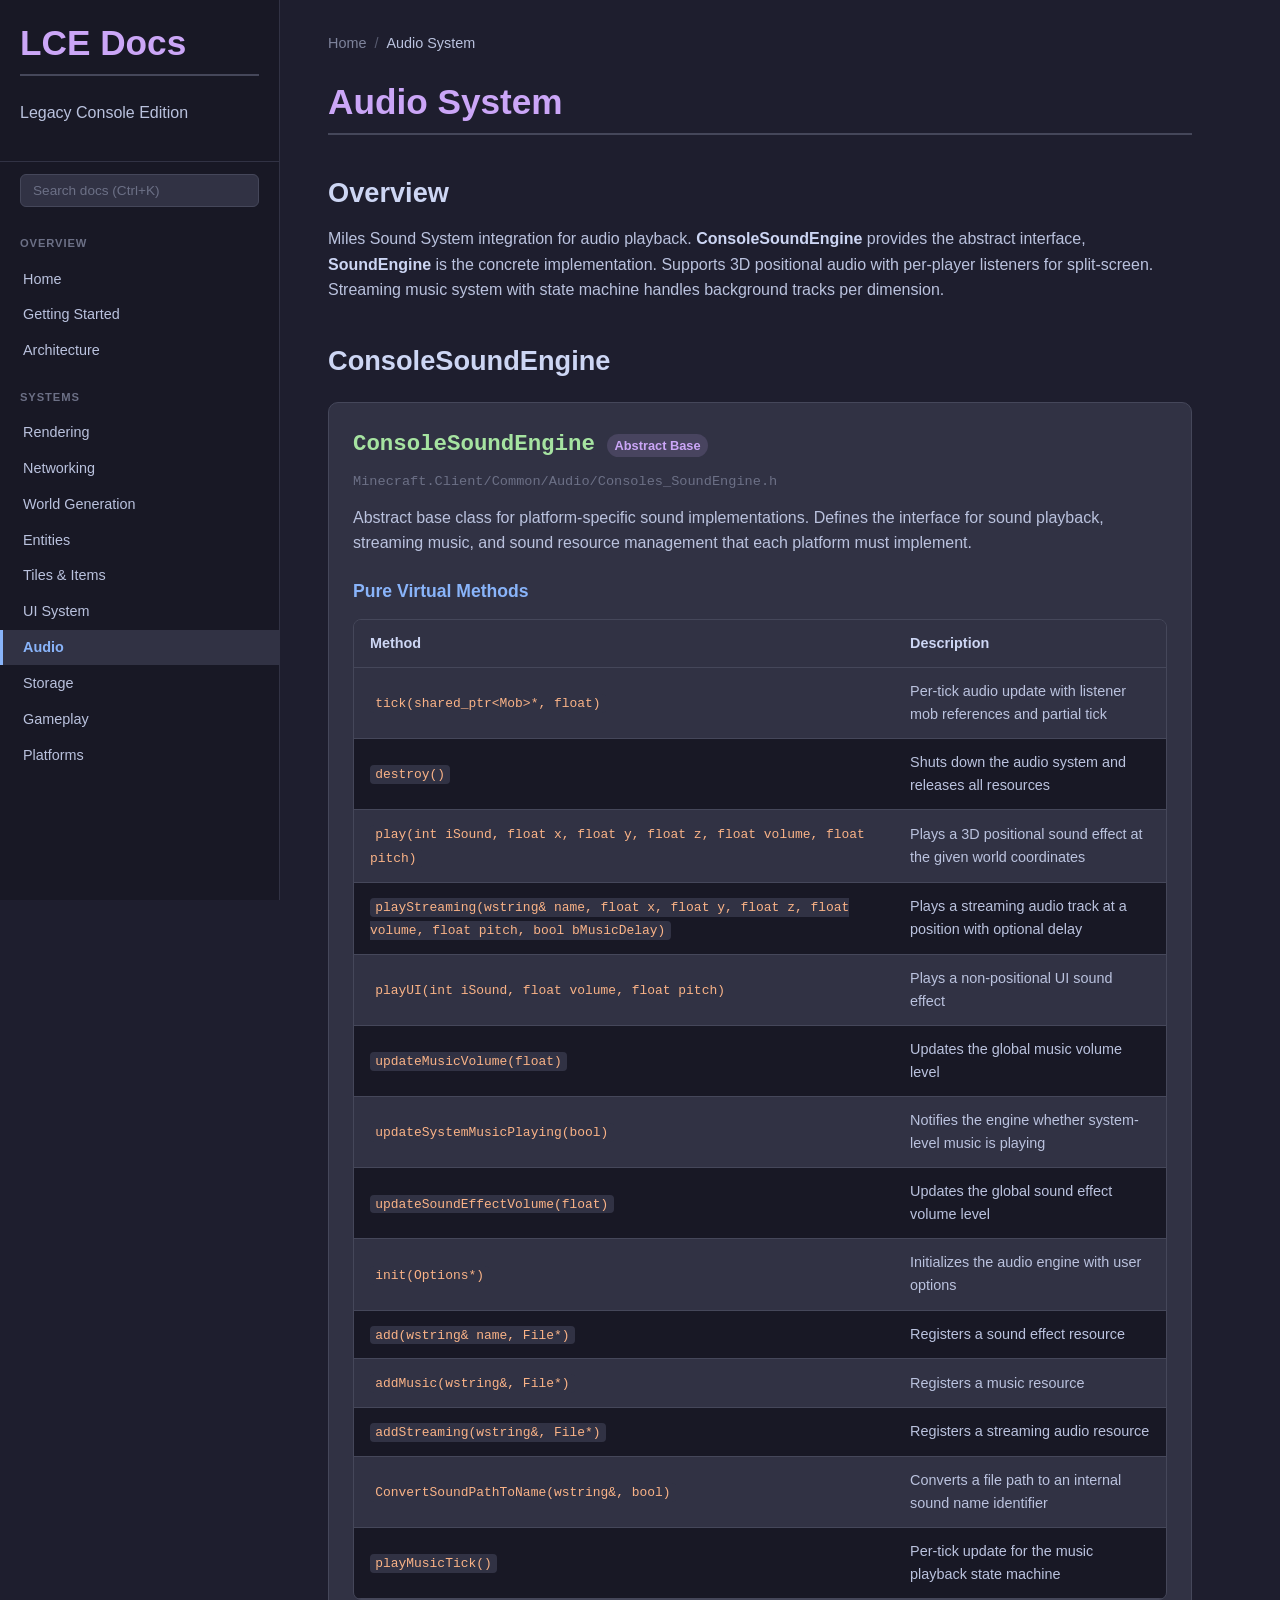
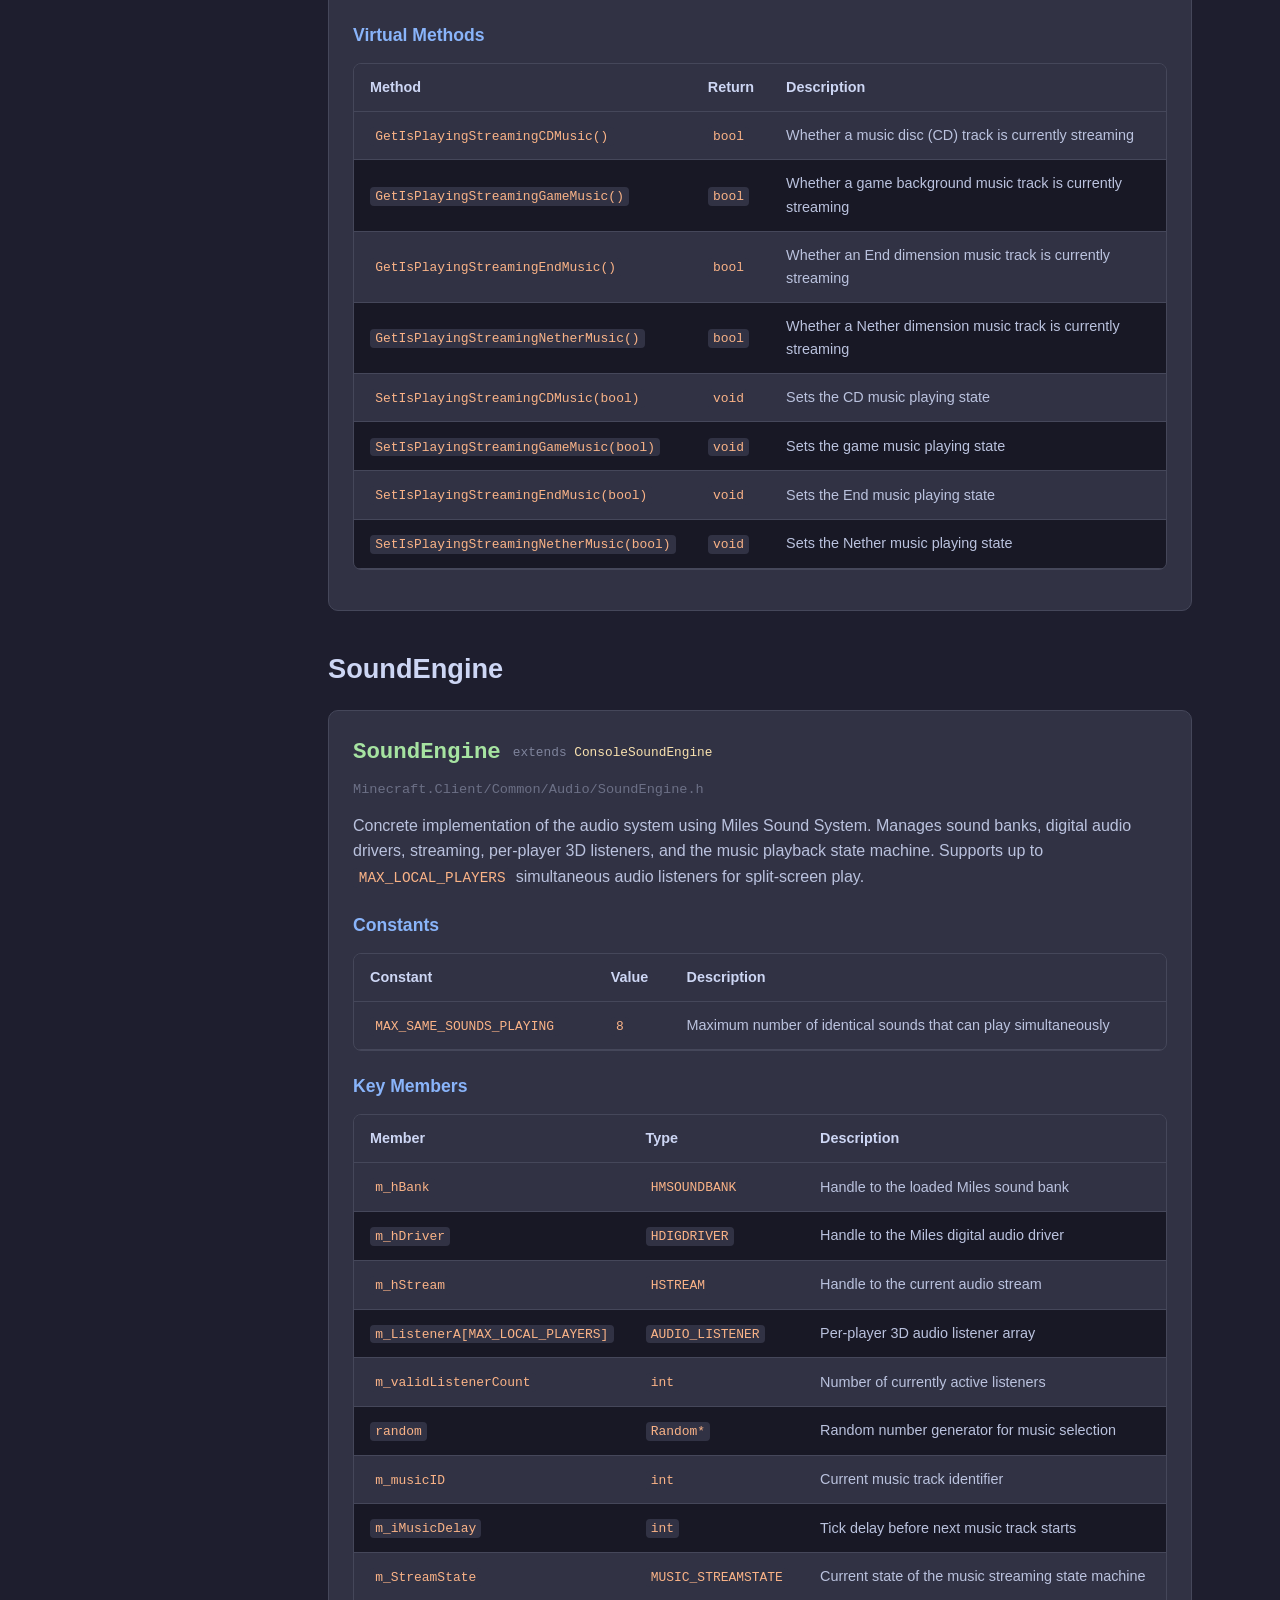
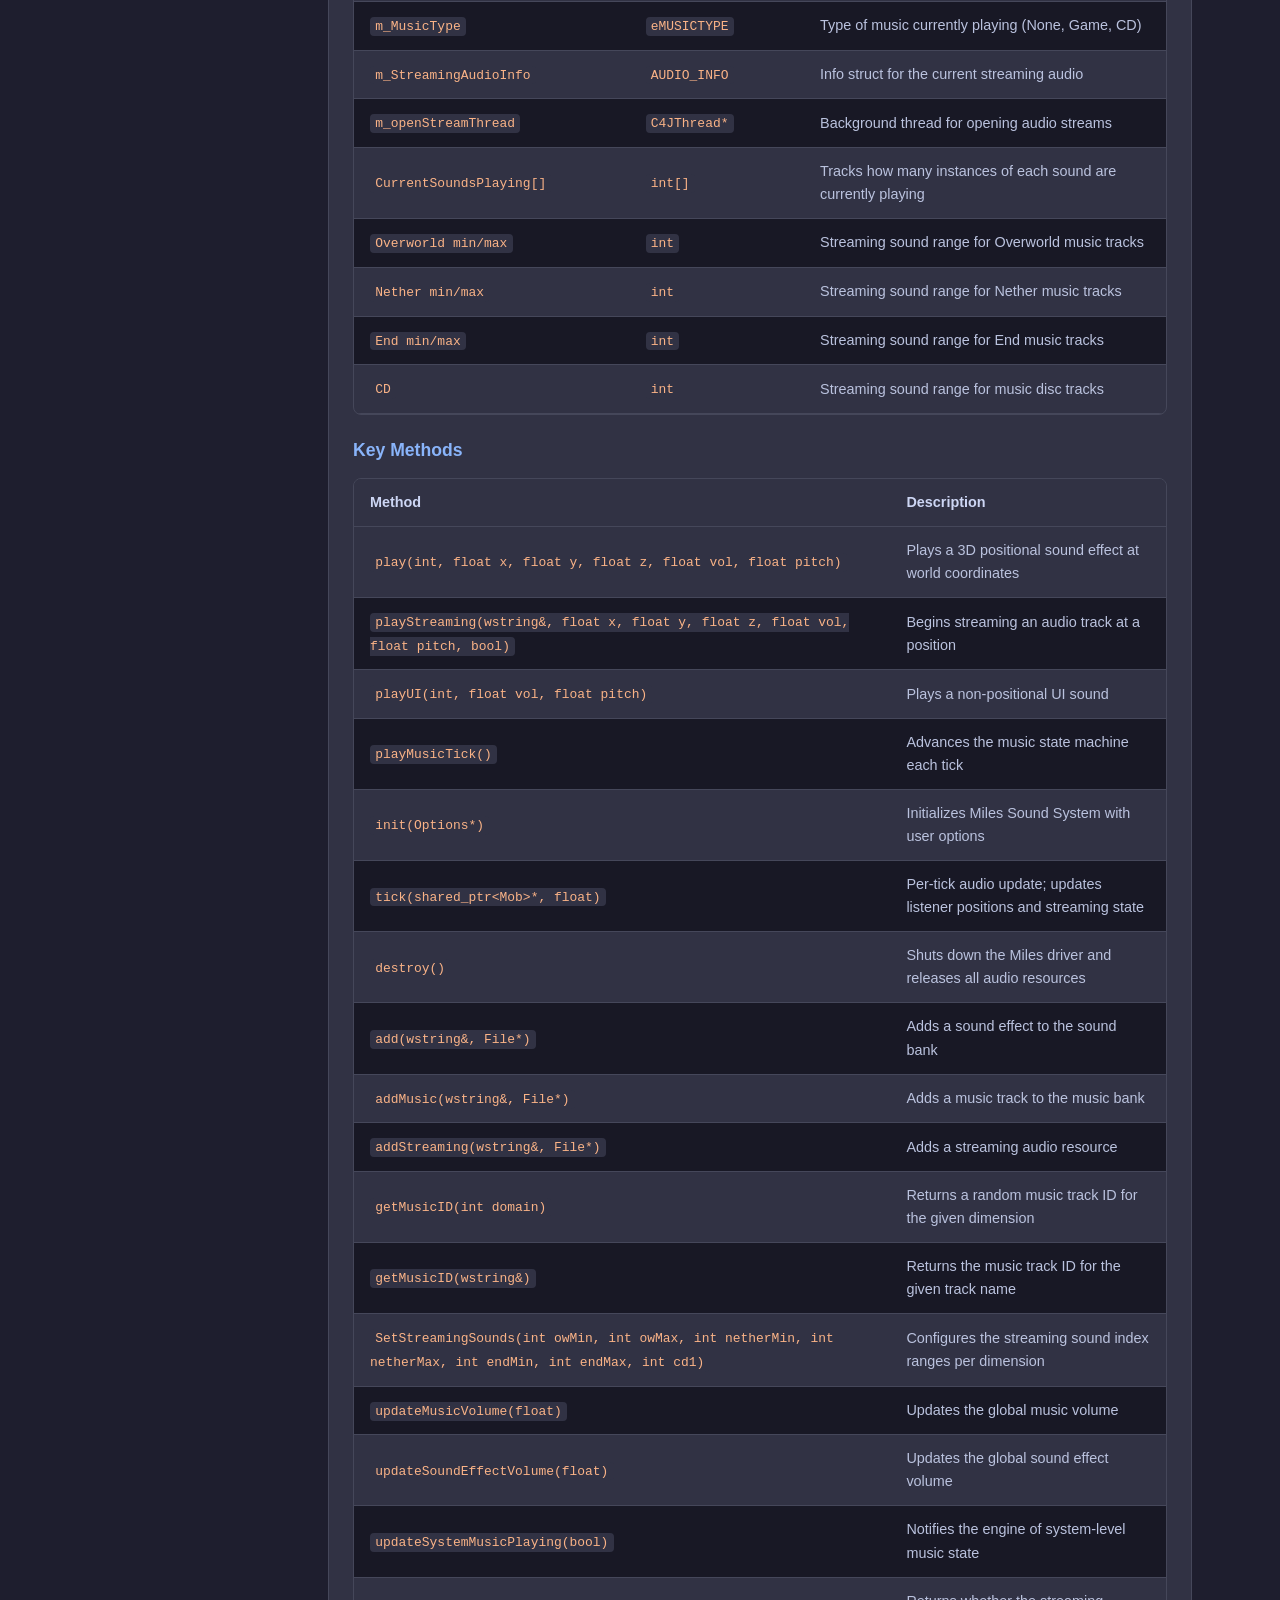
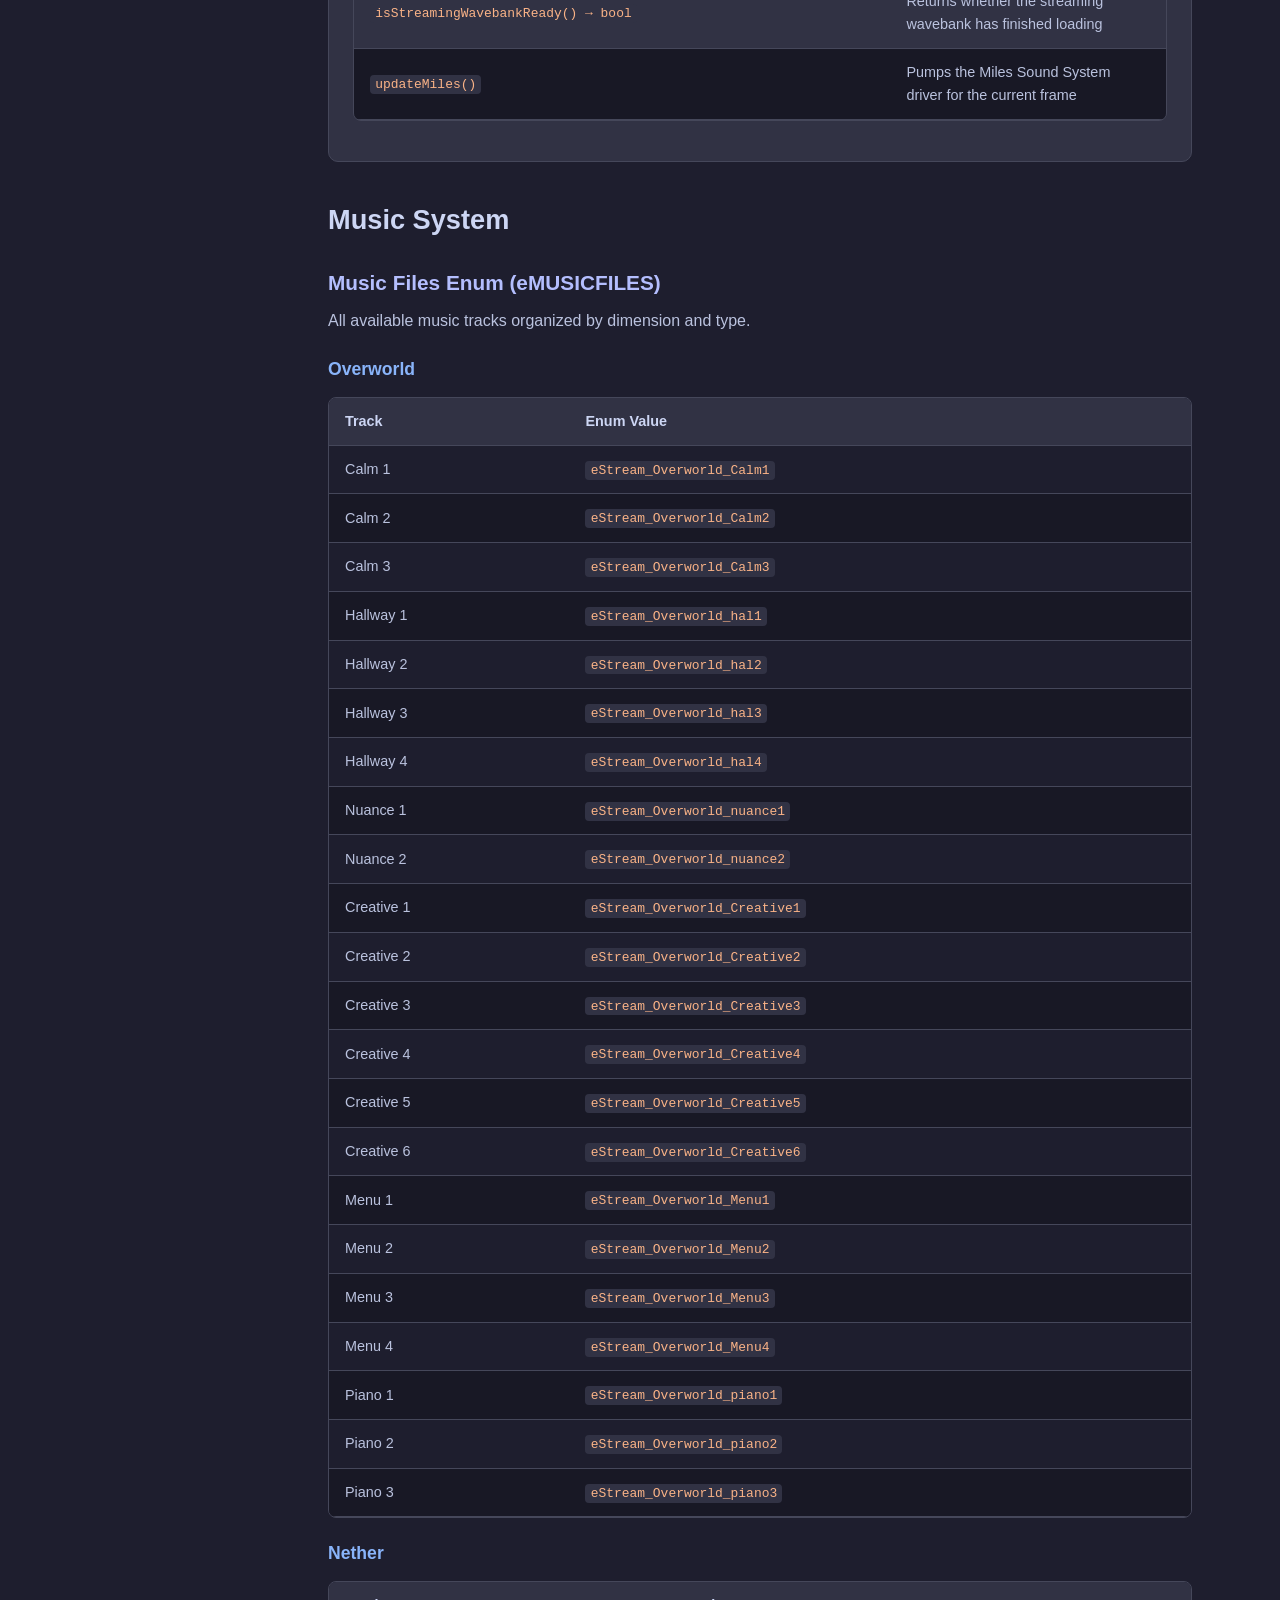
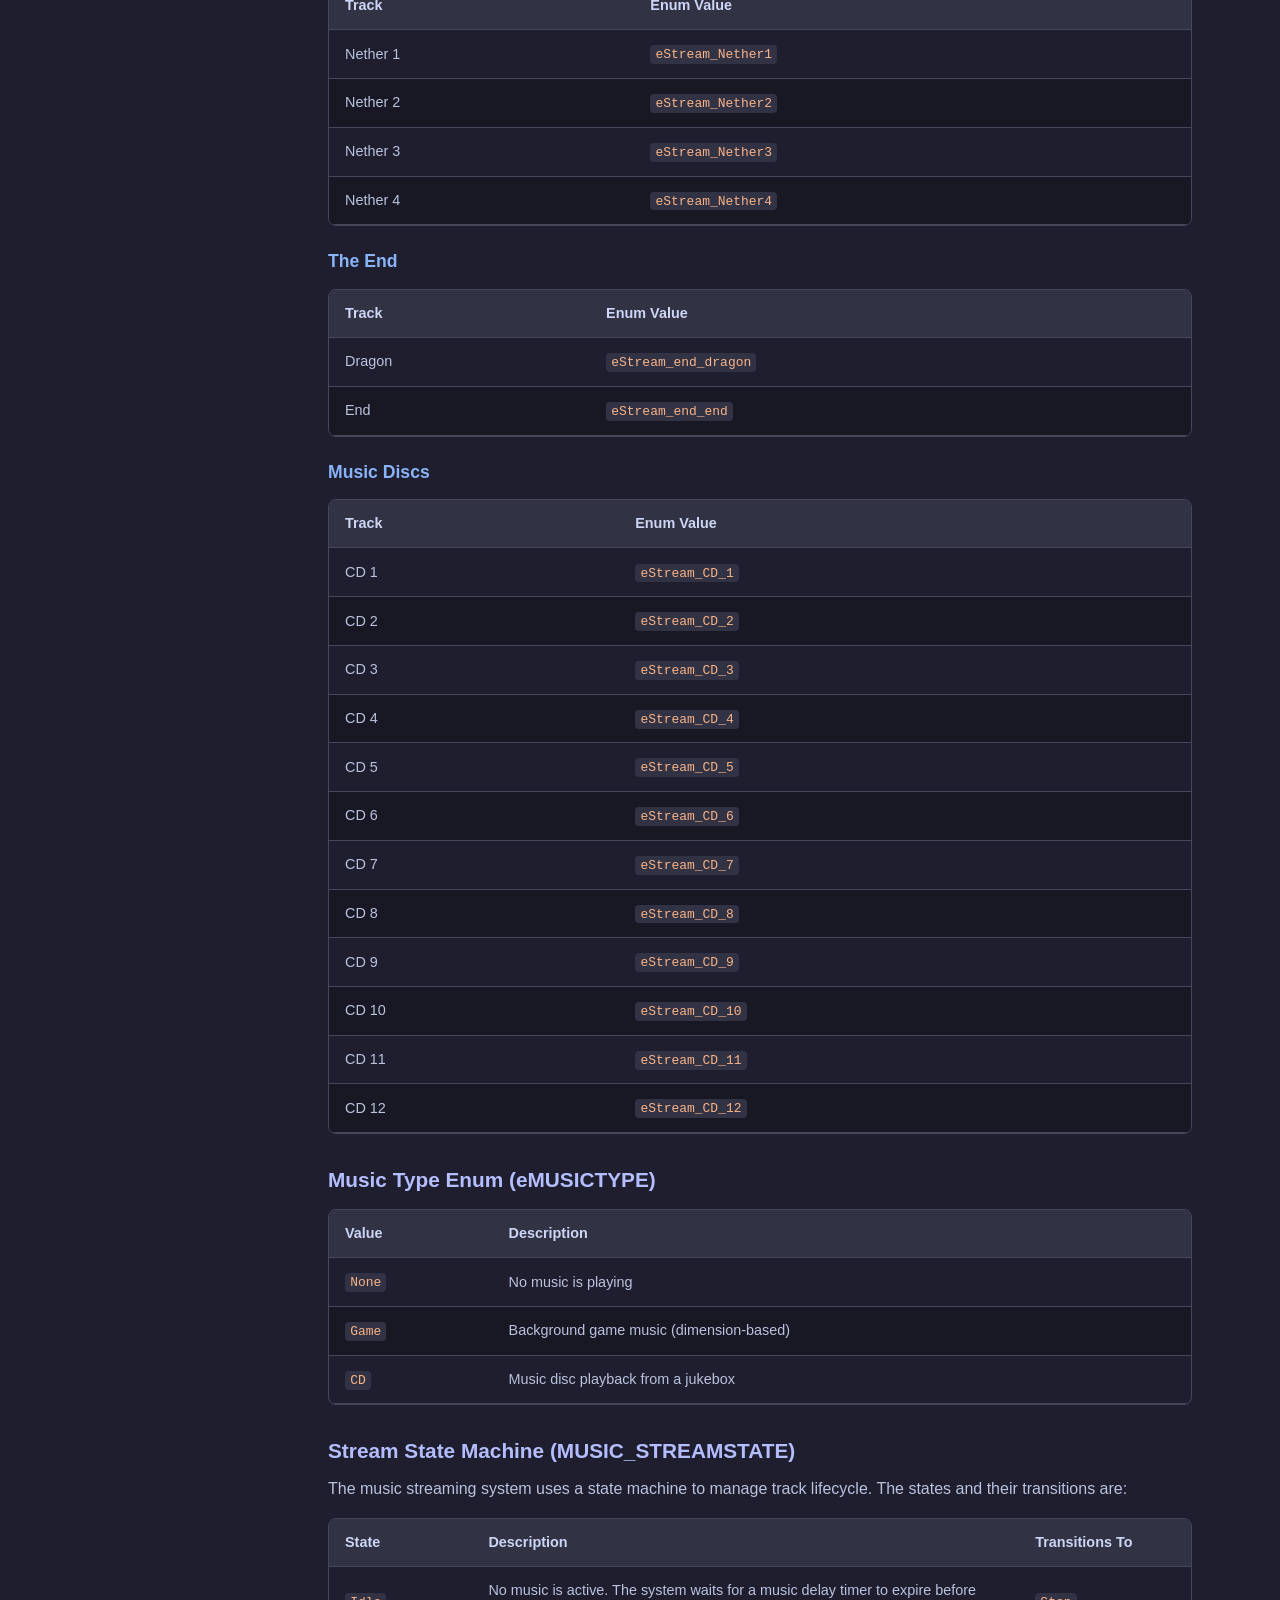
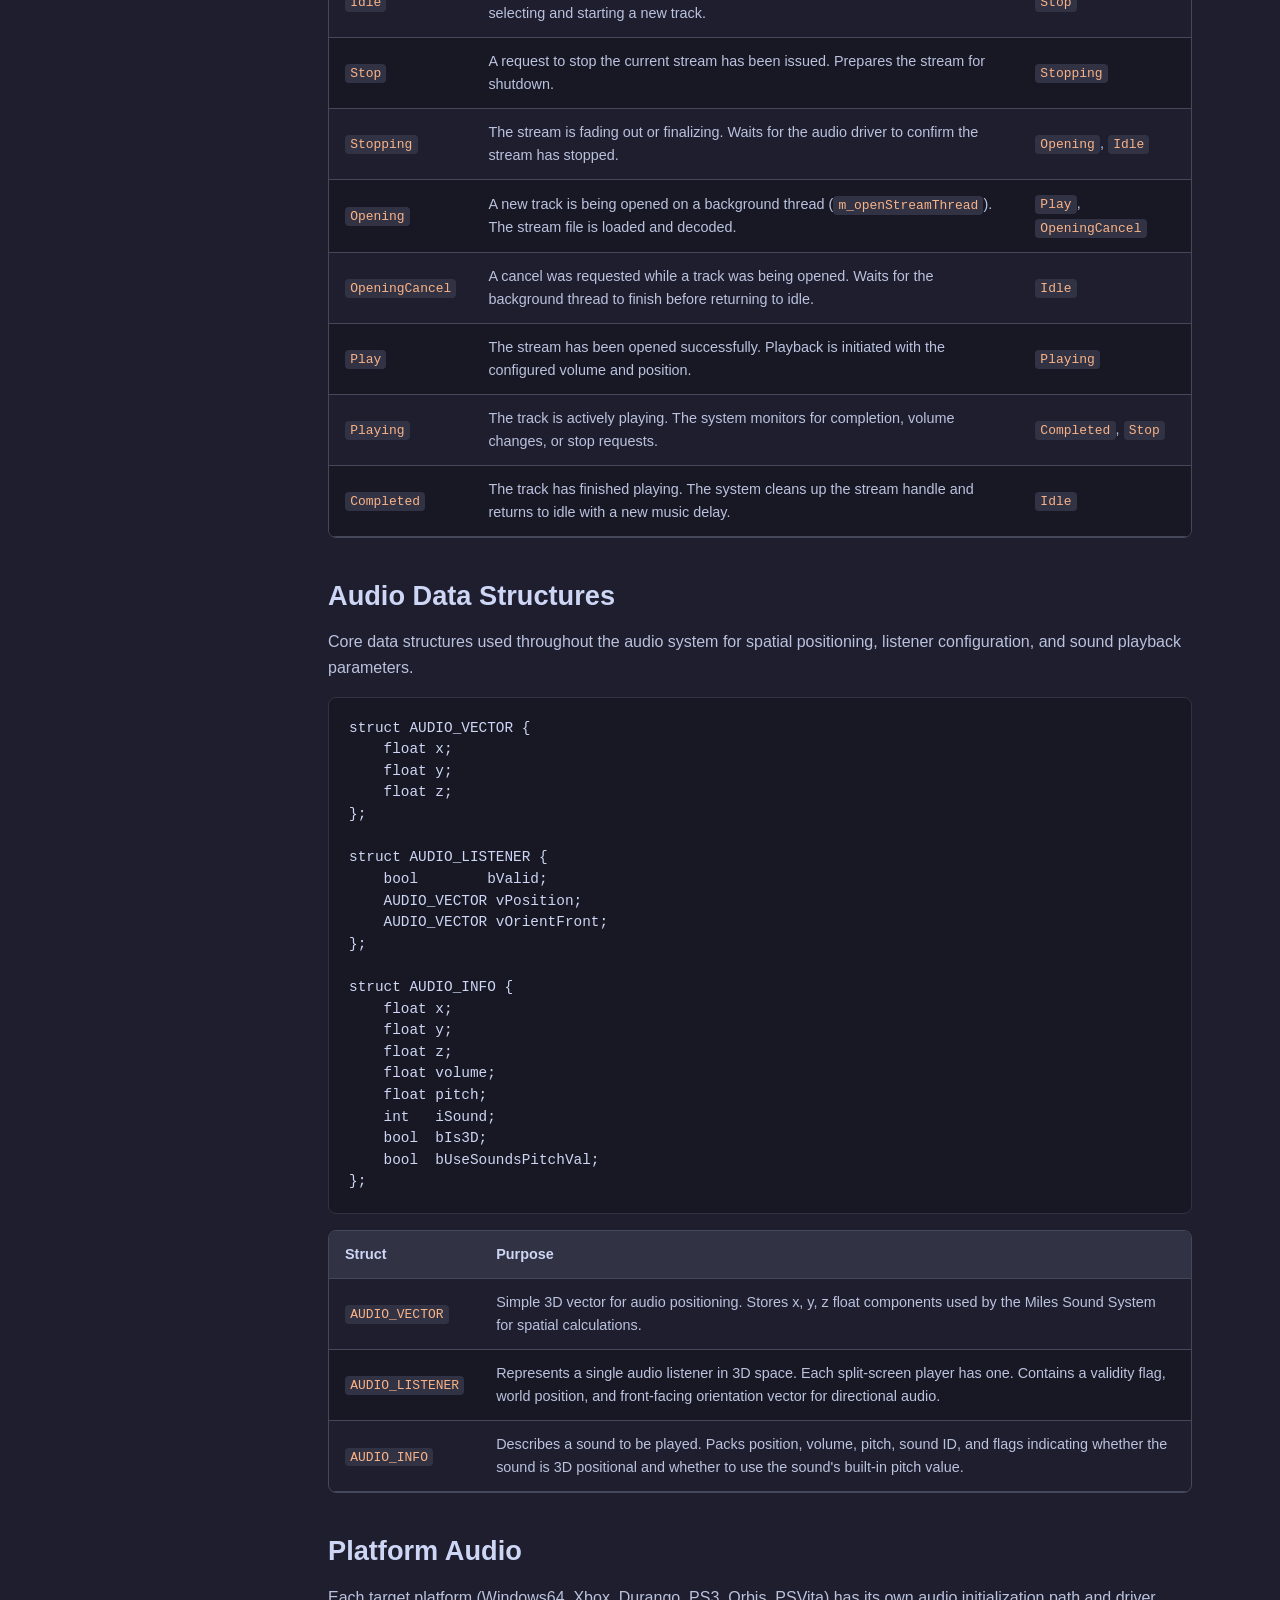
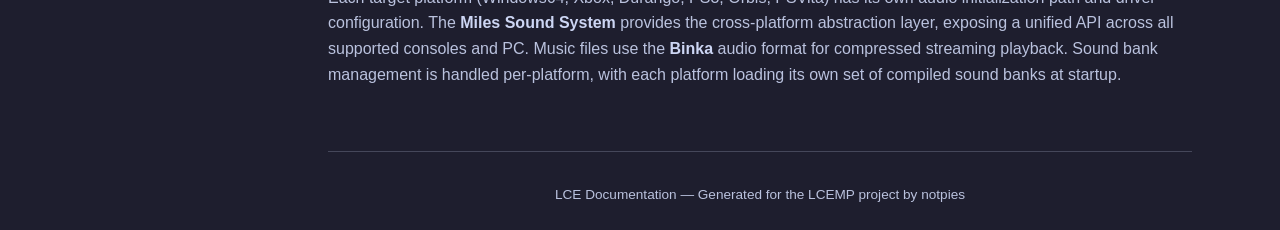
<file: audio.html>
<!DOCTYPE html>
<html lang="en">
<head>
  <meta charset="UTF-8">
  <meta name="viewport" content="width=device-width, initial-scale=1.0">
  <title>Audio System - LCE Documentation</title>
  <link rel="stylesheet" href="css/style.css">
</head>
<body>
  <button class="hamburger" aria-label="Toggle navigation">
    <span></span><span></span><span></span>
  </button>
  <div class="site-wrapper">
    <aside class="sidebar">
      <div class="sidebar-header">
        <h1 class="sidebar-title">LCE Docs</h1>
        <p class="sidebar-subtitle">Legacy Console Edition</p>
      </div>
      <div class="sidebar-search">
        <input type="text" placeholder="Search docs (Ctrl+K)" id="sidebar-search-input" autocomplete="off">
      </div>
      <nav class="sidebar-nav">
        <div class="nav-section">
          <div class="nav-section-title">Overview</div>
          <a href="index.html" class="nav-link">Home</a>
          <a href="getting-started.html" class="nav-link">Getting Started</a>
          <a href="architecture.html" class="nav-link">Architecture</a>
        </div>
        <div class="nav-section">
          <div class="nav-section-title">Systems</div>
          <a href="rendering.html" class="nav-link">Rendering</a>
          <a href="networking.html" class="nav-link">Networking</a>
          <a href="world-gen.html" class="nav-link">World Generation</a>
          <a href="entities.html" class="nav-link">Entities</a>
          <a href="tiles-items.html" class="nav-link">Tiles &amp; Items</a>
          <a href="ui-system.html" class="nav-link">UI System</a>
          <a href="audio.html" class="nav-link active">Audio</a>
          <a href="storage.html" class="nav-link">Storage</a>
          <a href="gameplay.html" class="nav-link">Gameplay</a>
          <a href="platforms.html" class="nav-link">Platforms</a>
        </div>
      </nav>
    </aside>
    <main class="main-content">

      <!-- Breadcrumb -->
      <div class="breadcrumbs">
        <a href="index.html">Home</a>
        <span class="separator">/</span>
        <span class="current">Audio System</span>
      </div>

      <h1>Audio System</h1>

      <!-- ================================================================
           Overview
           ================================================================ -->
      <section id="overview">
        <h2>Overview</h2>
        <p>Miles Sound System integration for audio playback. <strong>ConsoleSoundEngine</strong> provides the abstract interface, <strong>SoundEngine</strong> is the concrete implementation. Supports 3D positional audio with per-player listeners for split-screen. Streaming music system with state machine handles background tracks per dimension.</p>
      </section>

      <!-- ================================================================
           ConsoleSoundEngine
           ================================================================ -->
      <section id="consolesoundengine">
        <h2>ConsoleSoundEngine</h2>

        <div class="class-card">
          <div class="class-header">
            <span class="class-name">ConsoleSoundEngine</span>
            <span class="badge badge-type">Abstract Base</span>
          </div>
          <div class="class-meta">Minecraft.Client/Common/Audio/Consoles_SoundEngine.h</div>
          <p class="class-description">Abstract base class for platform-specific sound implementations. Defines the interface for sound playback, streaming music, and sound resource management that each platform must implement.</p>

          <h4>Pure Virtual Methods</h4>
          <div class="table-wrapper">
            <table>
              <thead>
                <tr><th>Method</th><th>Description</th></tr>
              </thead>
              <tbody>
                <tr><td><code>tick(shared_ptr&lt;Mob&gt;*, float)</code></td><td>Per-tick audio update with listener mob references and partial tick</td></tr>
                <tr><td><code>destroy()</code></td><td>Shuts down the audio system and releases all resources</td></tr>
                <tr><td><code>play(int iSound, float x, float y, float z, float volume, float pitch)</code></td><td>Plays a 3D positional sound effect at the given world coordinates</td></tr>
                <tr><td><code>playStreaming(wstring&amp; name, float x, float y, float z, float volume, float pitch, bool bMusicDelay)</code></td><td>Plays a streaming audio track at a position with optional delay</td></tr>
                <tr><td><code>playUI(int iSound, float volume, float pitch)</code></td><td>Plays a non-positional UI sound effect</td></tr>
                <tr><td><code>updateMusicVolume(float)</code></td><td>Updates the global music volume level</td></tr>
                <tr><td><code>updateSystemMusicPlaying(bool)</code></td><td>Notifies the engine whether system-level music is playing</td></tr>
                <tr><td><code>updateSoundEffectVolume(float)</code></td><td>Updates the global sound effect volume level</td></tr>
                <tr><td><code>init(Options*)</code></td><td>Initializes the audio engine with user options</td></tr>
                <tr><td><code>add(wstring&amp; name, File*)</code></td><td>Registers a sound effect resource</td></tr>
                <tr><td><code>addMusic(wstring&amp;, File*)</code></td><td>Registers a music resource</td></tr>
                <tr><td><code>addStreaming(wstring&amp;, File*)</code></td><td>Registers a streaming audio resource</td></tr>
                <tr><td><code>ConvertSoundPathToName(wstring&amp;, bool)</code></td><td>Converts a file path to an internal sound name identifier</td></tr>
                <tr><td><code>playMusicTick()</code></td><td>Per-tick update for the music playback state machine</td></tr>
              </tbody>
            </table>
          </div>

          <h4>Virtual Methods</h4>
          <div class="table-wrapper">
            <table>
              <thead>
                <tr><th>Method</th><th>Return</th><th>Description</th></tr>
              </thead>
              <tbody>
                <tr><td><code>GetIsPlayingStreamingCDMusic()</code></td><td><code>bool</code></td><td>Whether a music disc (CD) track is currently streaming</td></tr>
                <tr><td><code>GetIsPlayingStreamingGameMusic()</code></td><td><code>bool</code></td><td>Whether a game background music track is currently streaming</td></tr>
                <tr><td><code>GetIsPlayingStreamingEndMusic()</code></td><td><code>bool</code></td><td>Whether an End dimension music track is currently streaming</td></tr>
                <tr><td><code>GetIsPlayingStreamingNetherMusic()</code></td><td><code>bool</code></td><td>Whether a Nether dimension music track is currently streaming</td></tr>
                <tr><td><code>SetIsPlayingStreamingCDMusic(bool)</code></td><td><code>void</code></td><td>Sets the CD music playing state</td></tr>
                <tr><td><code>SetIsPlayingStreamingGameMusic(bool)</code></td><td><code>void</code></td><td>Sets the game music playing state</td></tr>
                <tr><td><code>SetIsPlayingStreamingEndMusic(bool)</code></td><td><code>void</code></td><td>Sets the End music playing state</td></tr>
                <tr><td><code>SetIsPlayingStreamingNetherMusic(bool)</code></td><td><code>void</code></td><td>Sets the Nether music playing state</td></tr>
              </tbody>
            </table>
          </div>
        </div>
      </section>

      <!-- ================================================================
           SoundEngine
           ================================================================ -->
      <section id="soundengine">
        <h2>SoundEngine</h2>

        <div class="class-card">
          <div class="class-header">
            <span class="class-name">SoundEngine</span>
            <span class="inheritance-badge">extends <span class="parent-class">ConsoleSoundEngine</span></span>
          </div>
          <div class="class-meta">Minecraft.Client/Common/Audio/SoundEngine.h</div>
          <p class="class-description">Concrete implementation of the audio system using Miles Sound System. Manages sound banks, digital audio drivers, streaming, per-player 3D listeners, and the music playback state machine. Supports up to <code>MAX_LOCAL_PLAYERS</code> simultaneous audio listeners for split-screen play.</p>

          <h4>Constants</h4>
          <div class="table-wrapper">
            <table>
              <thead>
                <tr><th>Constant</th><th>Value</th><th>Description</th></tr>
              </thead>
              <tbody>
                <tr><td><code>MAX_SAME_SOUNDS_PLAYING</code></td><td><code>8</code></td><td>Maximum number of identical sounds that can play simultaneously</td></tr>
              </tbody>
            </table>
          </div>

          <h4>Key Members</h4>
          <div class="table-wrapper">
            <table>
              <thead>
                <tr><th>Member</th><th>Type</th><th>Description</th></tr>
              </thead>
              <tbody>
                <tr><td><code>m_hBank</code></td><td><code>HMSOUNDBANK</code></td><td>Handle to the loaded Miles sound bank</td></tr>
                <tr><td><code>m_hDriver</code></td><td><code>HDIGDRIVER</code></td><td>Handle to the Miles digital audio driver</td></tr>
                <tr><td><code>m_hStream</code></td><td><code>HSTREAM</code></td><td>Handle to the current audio stream</td></tr>
                <tr><td><code>m_ListenerA[MAX_LOCAL_PLAYERS]</code></td><td><code>AUDIO_LISTENER</code></td><td>Per-player 3D audio listener array</td></tr>
                <tr><td><code>m_validListenerCount</code></td><td><code>int</code></td><td>Number of currently active listeners</td></tr>
                <tr><td><code>random</code></td><td><code>Random*</code></td><td>Random number generator for music selection</td></tr>
                <tr><td><code>m_musicID</code></td><td><code>int</code></td><td>Current music track identifier</td></tr>
                <tr><td><code>m_iMusicDelay</code></td><td><code>int</code></td><td>Tick delay before next music track starts</td></tr>
                <tr><td><code>m_StreamState</code></td><td><code>MUSIC_STREAMSTATE</code></td><td>Current state of the music streaming state machine</td></tr>
                <tr><td><code>m_MusicType</code></td><td><code>eMUSICTYPE</code></td><td>Type of music currently playing (None, Game, CD)</td></tr>
                <tr><td><code>m_StreamingAudioInfo</code></td><td><code>AUDIO_INFO</code></td><td>Info struct for the current streaming audio</td></tr>
                <tr><td><code>m_openStreamThread</code></td><td><code>C4JThread*</code></td><td>Background thread for opening audio streams</td></tr>
                <tr><td><code>CurrentSoundsPlaying[]</code></td><td><code>int[]</code></td><td>Tracks how many instances of each sound are currently playing</td></tr>
                <tr><td><code>Overworld min/max</code></td><td><code>int</code></td><td>Streaming sound range for Overworld music tracks</td></tr>
                <tr><td><code>Nether min/max</code></td><td><code>int</code></td><td>Streaming sound range for Nether music tracks</td></tr>
                <tr><td><code>End min/max</code></td><td><code>int</code></td><td>Streaming sound range for End music tracks</td></tr>
                <tr><td><code>CD</code></td><td><code>int</code></td><td>Streaming sound range for music disc tracks</td></tr>
              </tbody>
            </table>
          </div>

          <h4>Key Methods</h4>
          <div class="table-wrapper">
            <table>
              <thead>
                <tr><th>Method</th><th>Description</th></tr>
              </thead>
              <tbody>
                <tr><td><code>play(int, float x, float y, float z, float vol, float pitch)</code></td><td>Plays a 3D positional sound effect at world coordinates</td></tr>
                <tr><td><code>playStreaming(wstring&amp;, float x, float y, float z, float vol, float pitch, bool)</code></td><td>Begins streaming an audio track at a position</td></tr>
                <tr><td><code>playUI(int, float vol, float pitch)</code></td><td>Plays a non-positional UI sound</td></tr>
                <tr><td><code>playMusicTick()</code></td><td>Advances the music state machine each tick</td></tr>
                <tr><td><code>init(Options*)</code></td><td>Initializes Miles Sound System with user options</td></tr>
                <tr><td><code>tick(shared_ptr&lt;Mob&gt;*, float)</code></td><td>Per-tick audio update; updates listener positions and streaming state</td></tr>
                <tr><td><code>destroy()</code></td><td>Shuts down the Miles driver and releases all audio resources</td></tr>
                <tr><td><code>add(wstring&amp;, File*)</code></td><td>Adds a sound effect to the sound bank</td></tr>
                <tr><td><code>addMusic(wstring&amp;, File*)</code></td><td>Adds a music track to the music bank</td></tr>
                <tr><td><code>addStreaming(wstring&amp;, File*)</code></td><td>Adds a streaming audio resource</td></tr>
                <tr><td><code>getMusicID(int domain)</code></td><td>Returns a random music track ID for the given dimension</td></tr>
                <tr><td><code>getMusicID(wstring&amp;)</code></td><td>Returns the music track ID for the given track name</td></tr>
                <tr><td><code>SetStreamingSounds(int owMin, int owMax, int netherMin, int netherMax, int endMin, int endMax, int cd1)</code></td><td>Configures the streaming sound index ranges per dimension</td></tr>
                <tr><td><code>updateMusicVolume(float)</code></td><td>Updates the global music volume</td></tr>
                <tr><td><code>updateSoundEffectVolume(float)</code></td><td>Updates the global sound effect volume</td></tr>
                <tr><td><code>updateSystemMusicPlaying(bool)</code></td><td>Notifies the engine of system-level music state</td></tr>
                <tr><td><code>isStreamingWavebankReady() &rarr; bool</code></td><td>Returns whether the streaming wavebank has finished loading</td></tr>
                <tr><td><code>updateMiles()</code></td><td>Pumps the Miles Sound System driver for the current frame</td></tr>
              </tbody>
            </table>
          </div>
        </div>
      </section>

      <!-- ================================================================
           Music System
           ================================================================ -->
      <section id="music-system">
        <h2>Music System</h2>

        <h3>Music Files Enum (eMUSICFILES)</h3>
        <p>All available music tracks organized by dimension and type.</p>

        <h4>Overworld</h4>
        <div class="table-wrapper">
          <table>
            <thead>
              <tr><th>Track</th><th>Enum Value</th></tr>
            </thead>
            <tbody>
              <tr><td>Calm 1</td><td><code>eStream_Overworld_Calm1</code></td></tr>
              <tr><td>Calm 2</td><td><code>eStream_Overworld_Calm2</code></td></tr>
              <tr><td>Calm 3</td><td><code>eStream_Overworld_Calm3</code></td></tr>
              <tr><td>Hallway 1</td><td><code>eStream_Overworld_hal1</code></td></tr>
              <tr><td>Hallway 2</td><td><code>eStream_Overworld_hal2</code></td></tr>
              <tr><td>Hallway 3</td><td><code>eStream_Overworld_hal3</code></td></tr>
              <tr><td>Hallway 4</td><td><code>eStream_Overworld_hal4</code></td></tr>
              <tr><td>Nuance 1</td><td><code>eStream_Overworld_nuance1</code></td></tr>
              <tr><td>Nuance 2</td><td><code>eStream_Overworld_nuance2</code></td></tr>
              <tr><td>Creative 1</td><td><code>eStream_Overworld_Creative1</code></td></tr>
              <tr><td>Creative 2</td><td><code>eStream_Overworld_Creative2</code></td></tr>
              <tr><td>Creative 3</td><td><code>eStream_Overworld_Creative3</code></td></tr>
              <tr><td>Creative 4</td><td><code>eStream_Overworld_Creative4</code></td></tr>
              <tr><td>Creative 5</td><td><code>eStream_Overworld_Creative5</code></td></tr>
              <tr><td>Creative 6</td><td><code>eStream_Overworld_Creative6</code></td></tr>
              <tr><td>Menu 1</td><td><code>eStream_Overworld_Menu1</code></td></tr>
              <tr><td>Menu 2</td><td><code>eStream_Overworld_Menu2</code></td></tr>
              <tr><td>Menu 3</td><td><code>eStream_Overworld_Menu3</code></td></tr>
              <tr><td>Menu 4</td><td><code>eStream_Overworld_Menu4</code></td></tr>
              <tr><td>Piano 1</td><td><code>eStream_Overworld_piano1</code></td></tr>
              <tr><td>Piano 2</td><td><code>eStream_Overworld_piano2</code></td></tr>
              <tr><td>Piano 3</td><td><code>eStream_Overworld_piano3</code></td></tr>
            </tbody>
          </table>
        </div>

        <h4>Nether</h4>
        <div class="table-wrapper">
          <table>
            <thead>
              <tr><th>Track</th><th>Enum Value</th></tr>
            </thead>
            <tbody>
              <tr><td>Nether 1</td><td><code>eStream_Nether1</code></td></tr>
              <tr><td>Nether 2</td><td><code>eStream_Nether2</code></td></tr>
              <tr><td>Nether 3</td><td><code>eStream_Nether3</code></td></tr>
              <tr><td>Nether 4</td><td><code>eStream_Nether4</code></td></tr>
            </tbody>
          </table>
        </div>

        <h4>The End</h4>
        <div class="table-wrapper">
          <table>
            <thead>
              <tr><th>Track</th><th>Enum Value</th></tr>
            </thead>
            <tbody>
              <tr><td>Dragon</td><td><code>eStream_end_dragon</code></td></tr>
              <tr><td>End</td><td><code>eStream_end_end</code></td></tr>
            </tbody>
          </table>
        </div>

        <h4>Music Discs</h4>
        <div class="table-wrapper">
          <table>
            <thead>
              <tr><th>Track</th><th>Enum Value</th></tr>
            </thead>
            <tbody>
              <tr><td>CD 1</td><td><code>eStream_CD_1</code></td></tr>
              <tr><td>CD 2</td><td><code>eStream_CD_2</code></td></tr>
              <tr><td>CD 3</td><td><code>eStream_CD_3</code></td></tr>
              <tr><td>CD 4</td><td><code>eStream_CD_4</code></td></tr>
              <tr><td>CD 5</td><td><code>eStream_CD_5</code></td></tr>
              <tr><td>CD 6</td><td><code>eStream_CD_6</code></td></tr>
              <tr><td>CD 7</td><td><code>eStream_CD_7</code></td></tr>
              <tr><td>CD 8</td><td><code>eStream_CD_8</code></td></tr>
              <tr><td>CD 9</td><td><code>eStream_CD_9</code></td></tr>
              <tr><td>CD 10</td><td><code>eStream_CD_10</code></td></tr>
              <tr><td>CD 11</td><td><code>eStream_CD_11</code></td></tr>
              <tr><td>CD 12</td><td><code>eStream_CD_12</code></td></tr>
            </tbody>
          </table>
        </div>

        <h3>Music Type Enum (eMUSICTYPE)</h3>
        <div class="table-wrapper">
          <table>
            <thead>
              <tr><th>Value</th><th>Description</th></tr>
            </thead>
            <tbody>
              <tr><td><code>None</code></td><td>No music is playing</td></tr>
              <tr><td><code>Game</code></td><td>Background game music (dimension-based)</td></tr>
              <tr><td><code>CD</code></td><td>Music disc playback from a jukebox</td></tr>
            </tbody>
          </table>
        </div>

        <h3>Stream State Machine (MUSIC_STREAMSTATE)</h3>
        <p>The music streaming system uses a state machine to manage track lifecycle. The states and their transitions are:</p>

        <div class="table-wrapper">
          <table>
            <thead>
              <tr><th>State</th><th>Description</th><th>Transitions To</th></tr>
            </thead>
            <tbody>
              <tr><td><code>Idle</code></td><td>No music is active. The system waits for a music delay timer to expire before selecting and starting a new track.</td><td><code>Stop</code></td></tr>
              <tr><td><code>Stop</code></td><td>A request to stop the current stream has been issued. Prepares the stream for shutdown.</td><td><code>Stopping</code></td></tr>
              <tr><td><code>Stopping</code></td><td>The stream is fading out or finalizing. Waits for the audio driver to confirm the stream has stopped.</td><td><code>Opening</code>, <code>Idle</code></td></tr>
              <tr><td><code>Opening</code></td><td>A new track is being opened on a background thread (<code>m_openStreamThread</code>). The stream file is loaded and decoded.</td><td><code>Play</code>, <code>OpeningCancel</code></td></tr>
              <tr><td><code>OpeningCancel</code></td><td>A cancel was requested while a track was being opened. Waits for the background thread to finish before returning to idle.</td><td><code>Idle</code></td></tr>
              <tr><td><code>Play</code></td><td>The stream has been opened successfully. Playback is initiated with the configured volume and position.</td><td><code>Playing</code></td></tr>
              <tr><td><code>Playing</code></td><td>The track is actively playing. The system monitors for completion, volume changes, or stop requests.</td><td><code>Completed</code>, <code>Stop</code></td></tr>
              <tr><td><code>Completed</code></td><td>The track has finished playing. The system cleans up the stream handle and returns to idle with a new music delay.</td><td><code>Idle</code></td></tr>
            </tbody>
          </table>
        </div>
      </section>

      <!-- ================================================================
           Audio Data Structures
           ================================================================ -->
      <section id="audio-structures">
        <h2>Audio Data Structures</h2>
        <p>Core data structures used throughout the audio system for spatial positioning, listener configuration, and sound playback parameters.</p>

<pre><code>struct AUDIO_VECTOR {
    float x;
    float y;
    float z;
};

struct AUDIO_LISTENER {
    bool        bValid;
    AUDIO_VECTOR vPosition;
    AUDIO_VECTOR vOrientFront;
};

struct AUDIO_INFO {
    float x;
    float y;
    float z;
    float volume;
    float pitch;
    int   iSound;
    bool  bIs3D;
    bool  bUseSoundsPitchVal;
};</code></pre>

        <div class="table-wrapper">
          <table>
            <thead>
              <tr><th>Struct</th><th>Purpose</th></tr>
            </thead>
            <tbody>
              <tr><td><code>AUDIO_VECTOR</code></td><td>Simple 3D vector for audio positioning. Stores x, y, z float components used by the Miles Sound System for spatial calculations.</td></tr>
              <tr><td><code>AUDIO_LISTENER</code></td><td>Represents a single audio listener in 3D space. Each split-screen player has one. Contains a validity flag, world position, and front-facing orientation vector for directional audio.</td></tr>
              <tr><td><code>AUDIO_INFO</code></td><td>Describes a sound to be played. Packs position, volume, pitch, sound ID, and flags indicating whether the sound is 3D positional and whether to use the sound's built-in pitch value.</td></tr>
            </tbody>
          </table>
        </div>
      </section>

      <!-- ================================================================
           Platform Audio
           ================================================================ -->
      <section id="platform-audio">
        <h2>Platform Audio</h2>
        <p>Each target platform (Windows64, Xbox, Durango, PS3, Orbis, PSVita) has its own audio initialization path and driver configuration. The <strong>Miles Sound System</strong> provides the cross-platform abstraction layer, exposing a unified API across all supported consoles and PC. Music files use the <strong>Binka</strong> audio format for compressed streaming playback. Sound bank management is handled per-platform, with each platform loading its own set of compiled sound banks at startup.</p>
      </section>

      <footer class="site-footer">
        <p>LCE Documentation &mdash; Generated for the LCEMP project by notpies</p>
      </footer>
    </main>
  </div>
  <div class="search-overlay" id="search-overlay">
    <div class="search-modal">
      <input type="text" class="search-input-large" id="search-input" placeholder="Search documentation..." autocomplete="off">
      <div class="search-results" id="search-results"></div>
    </div>
  </div>
  <script src="js/nav.js"></script>
  <script src="js/search.js"></script>
</body>
</html>
</file>
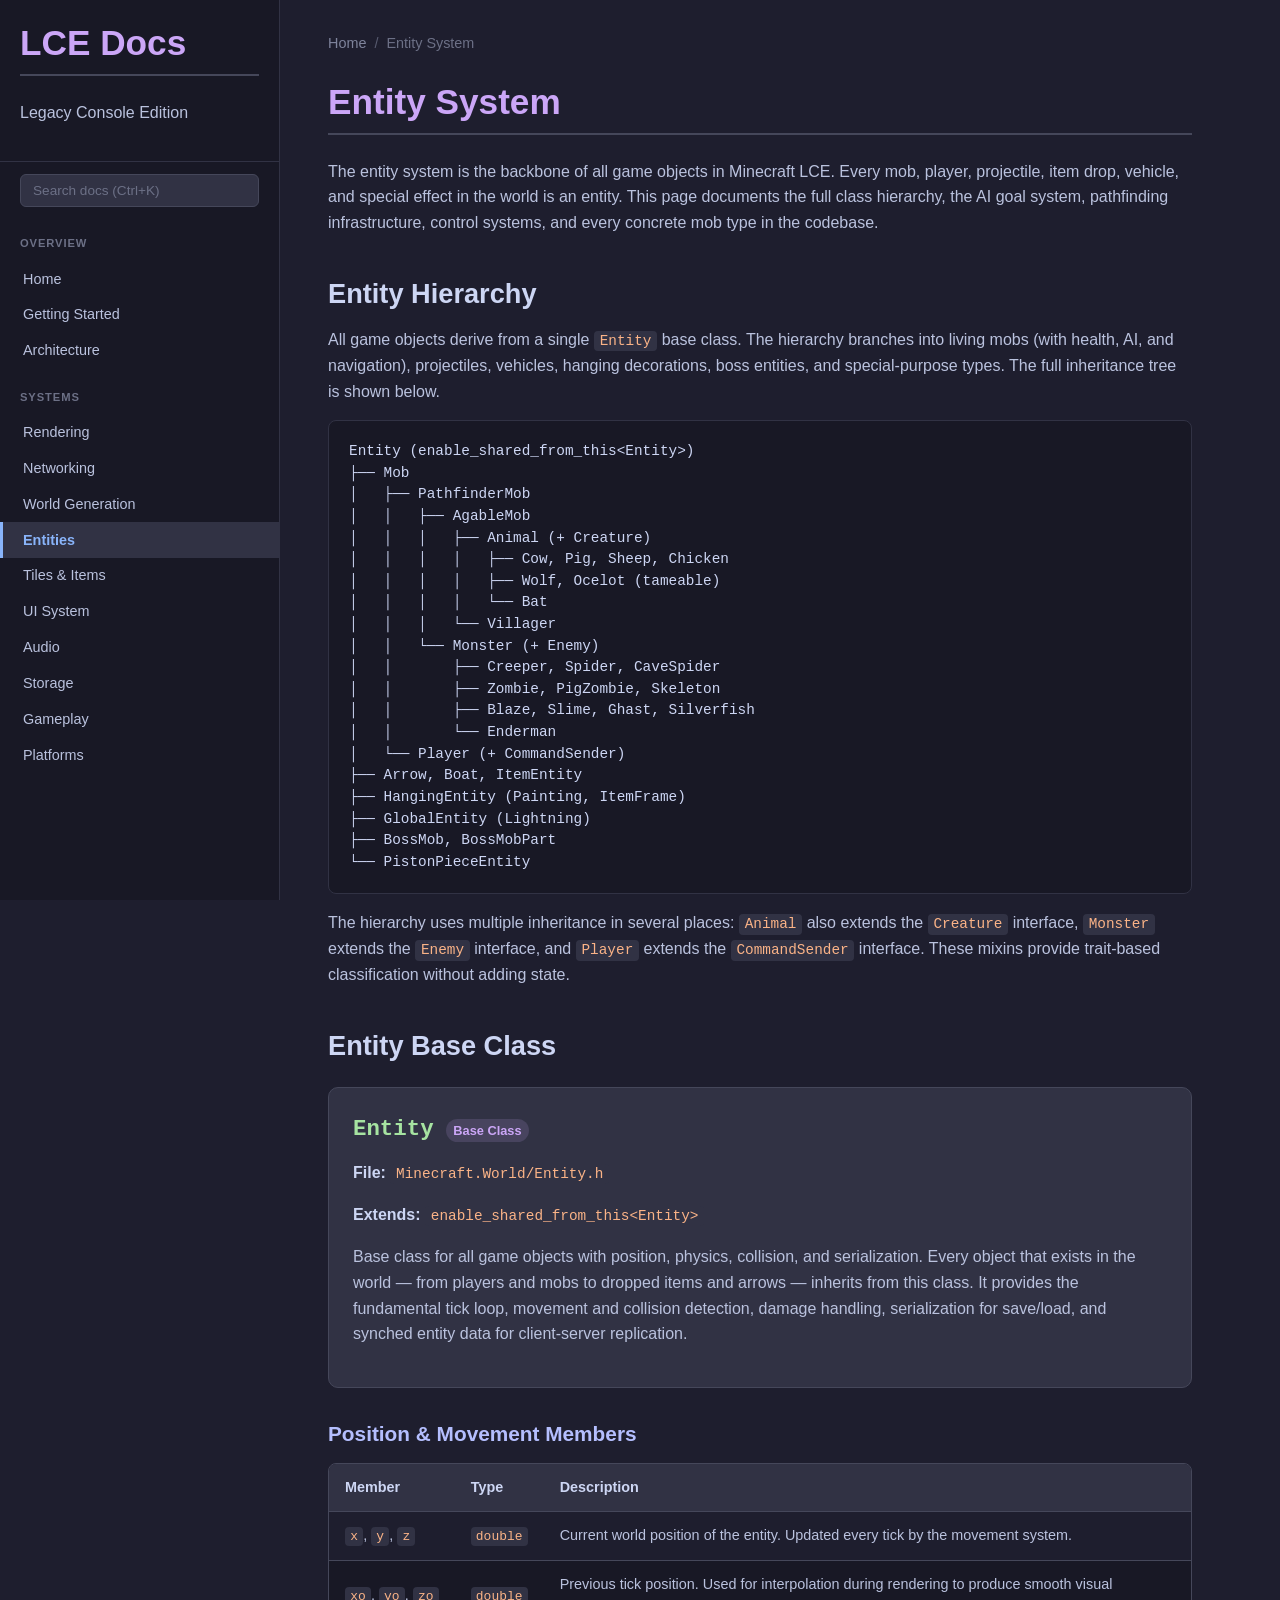
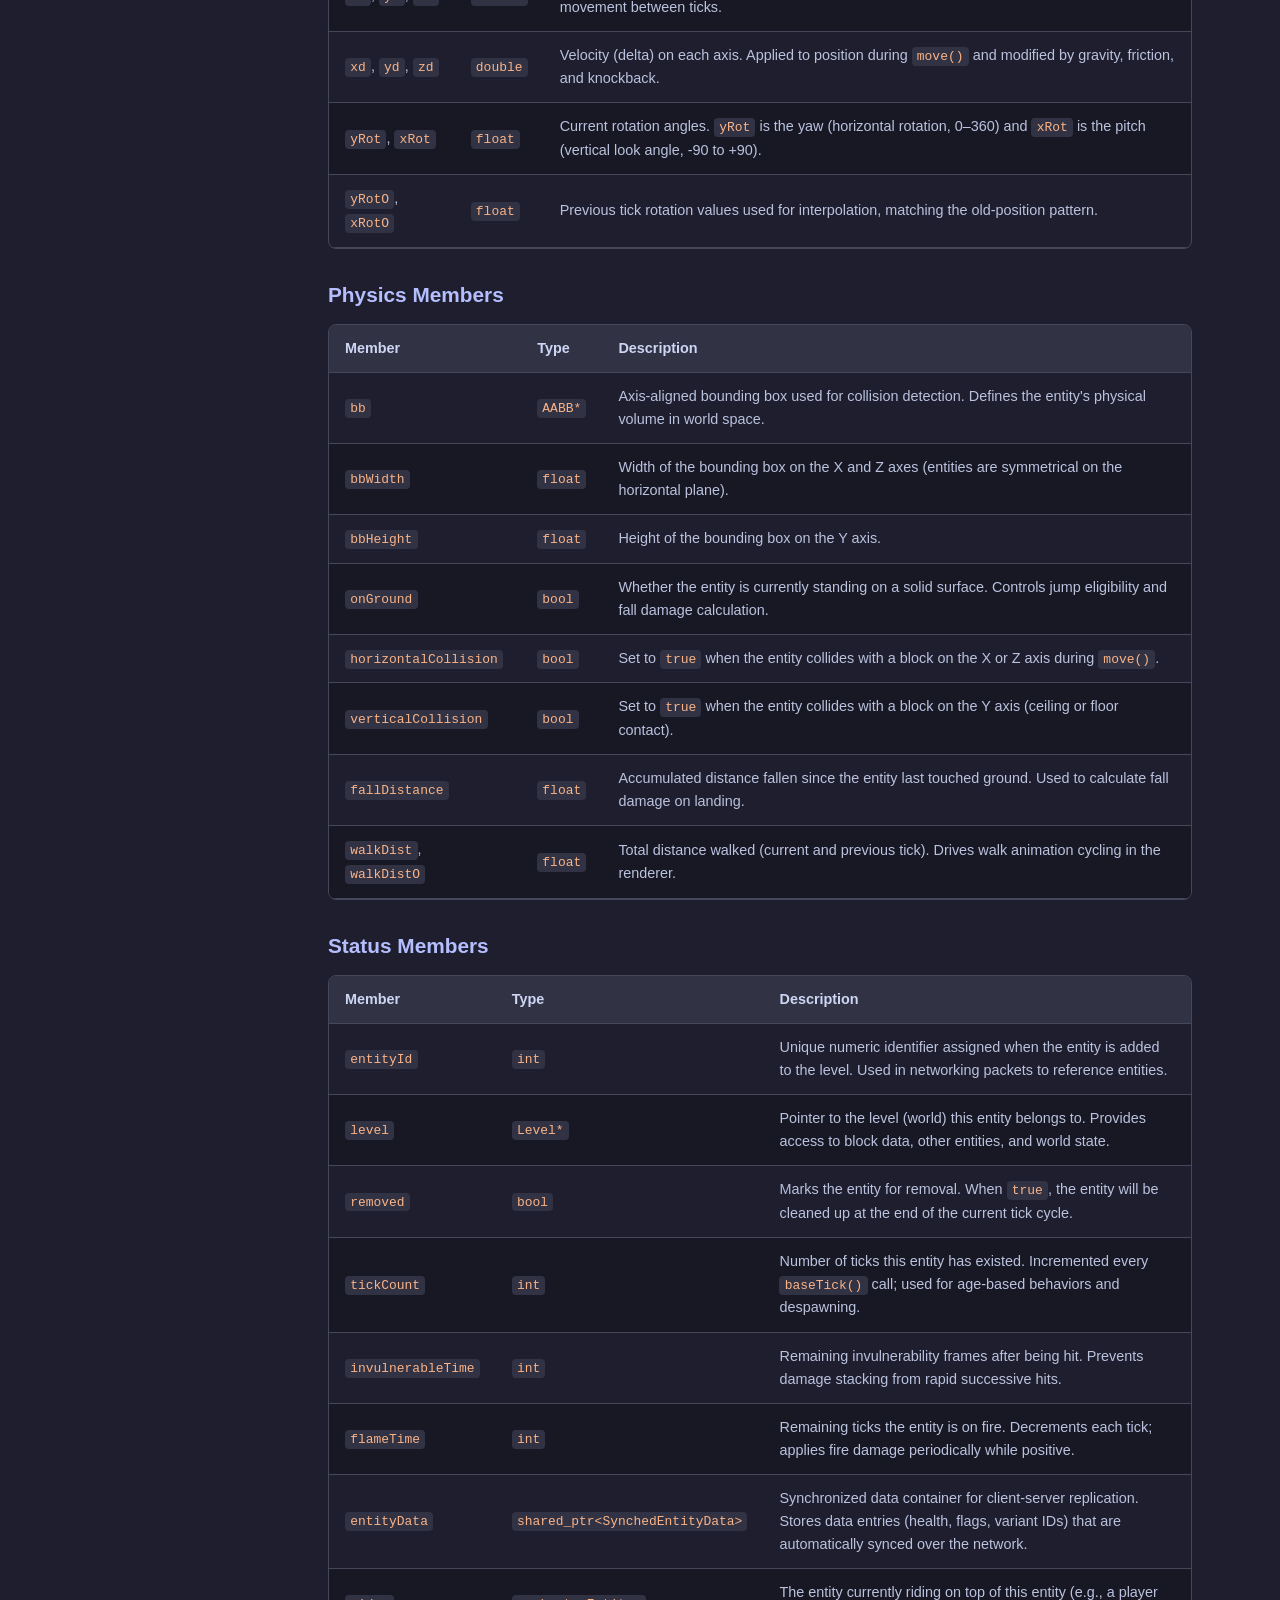
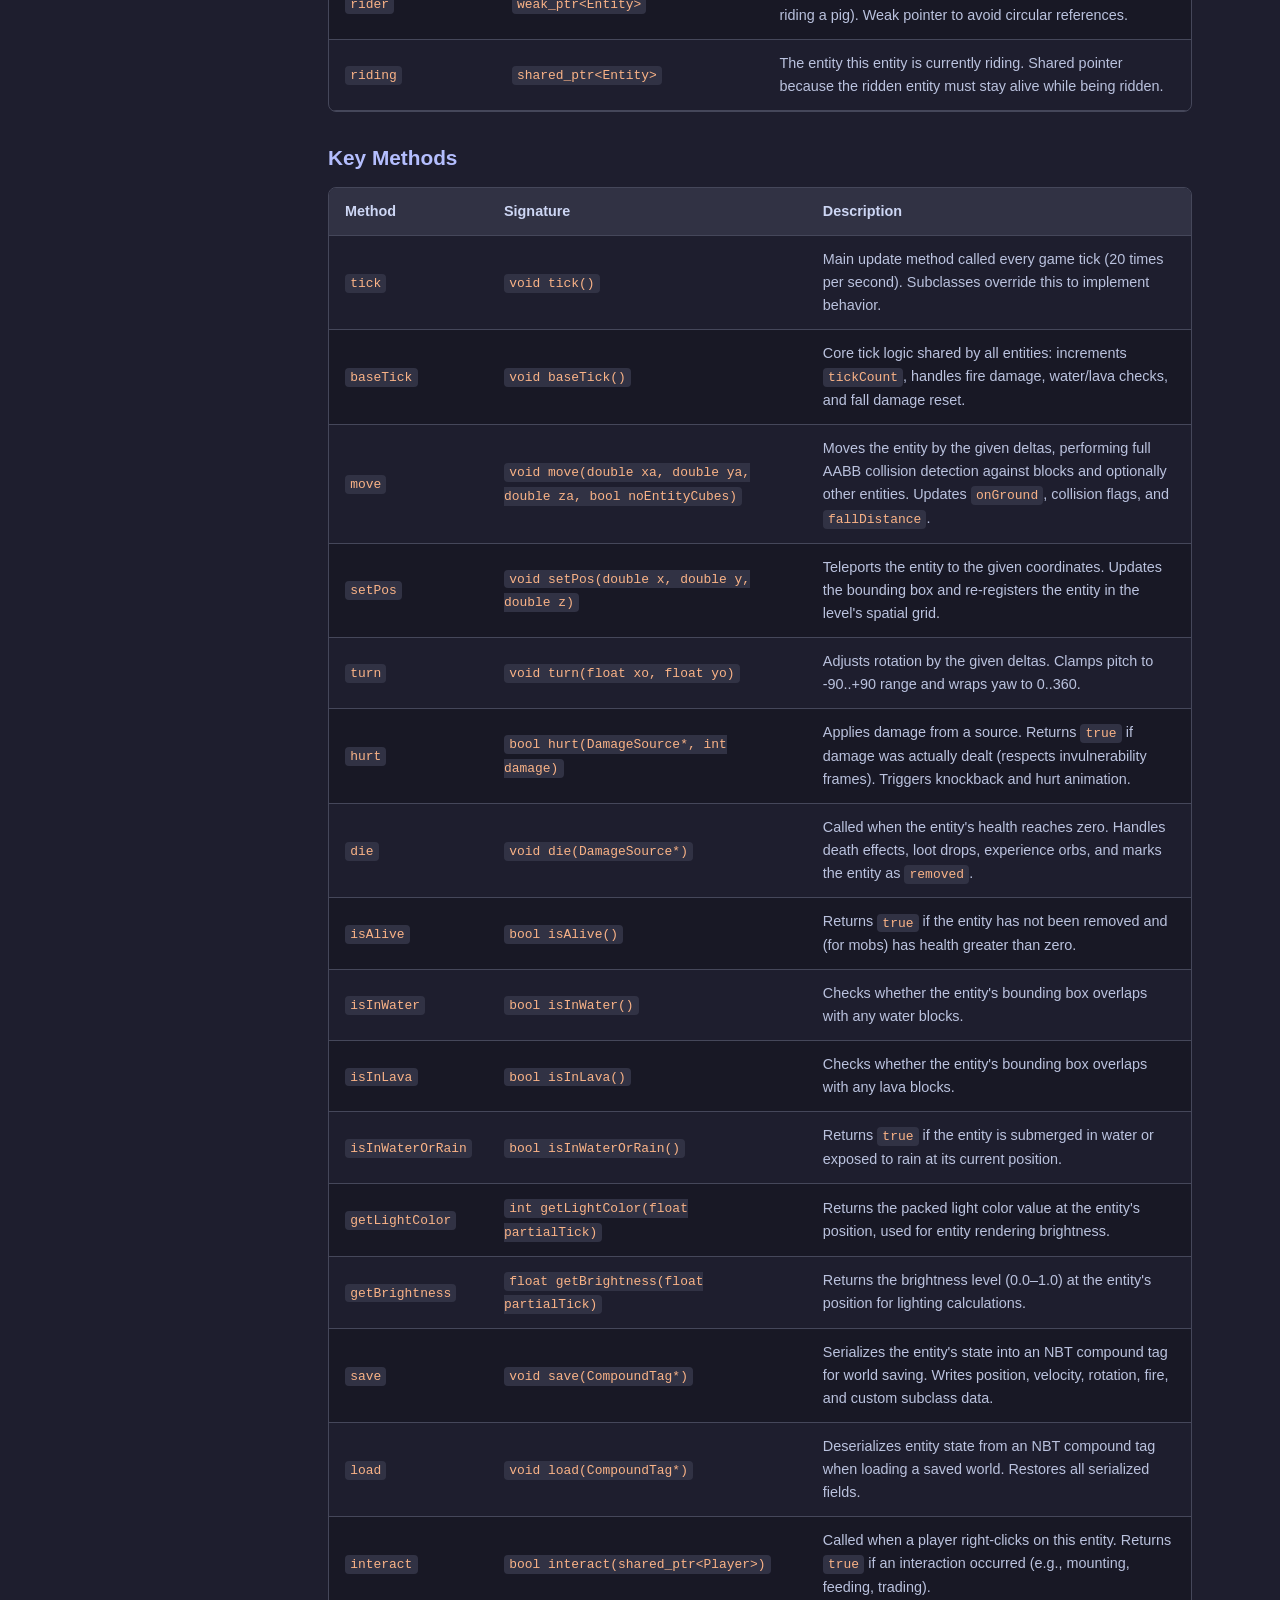
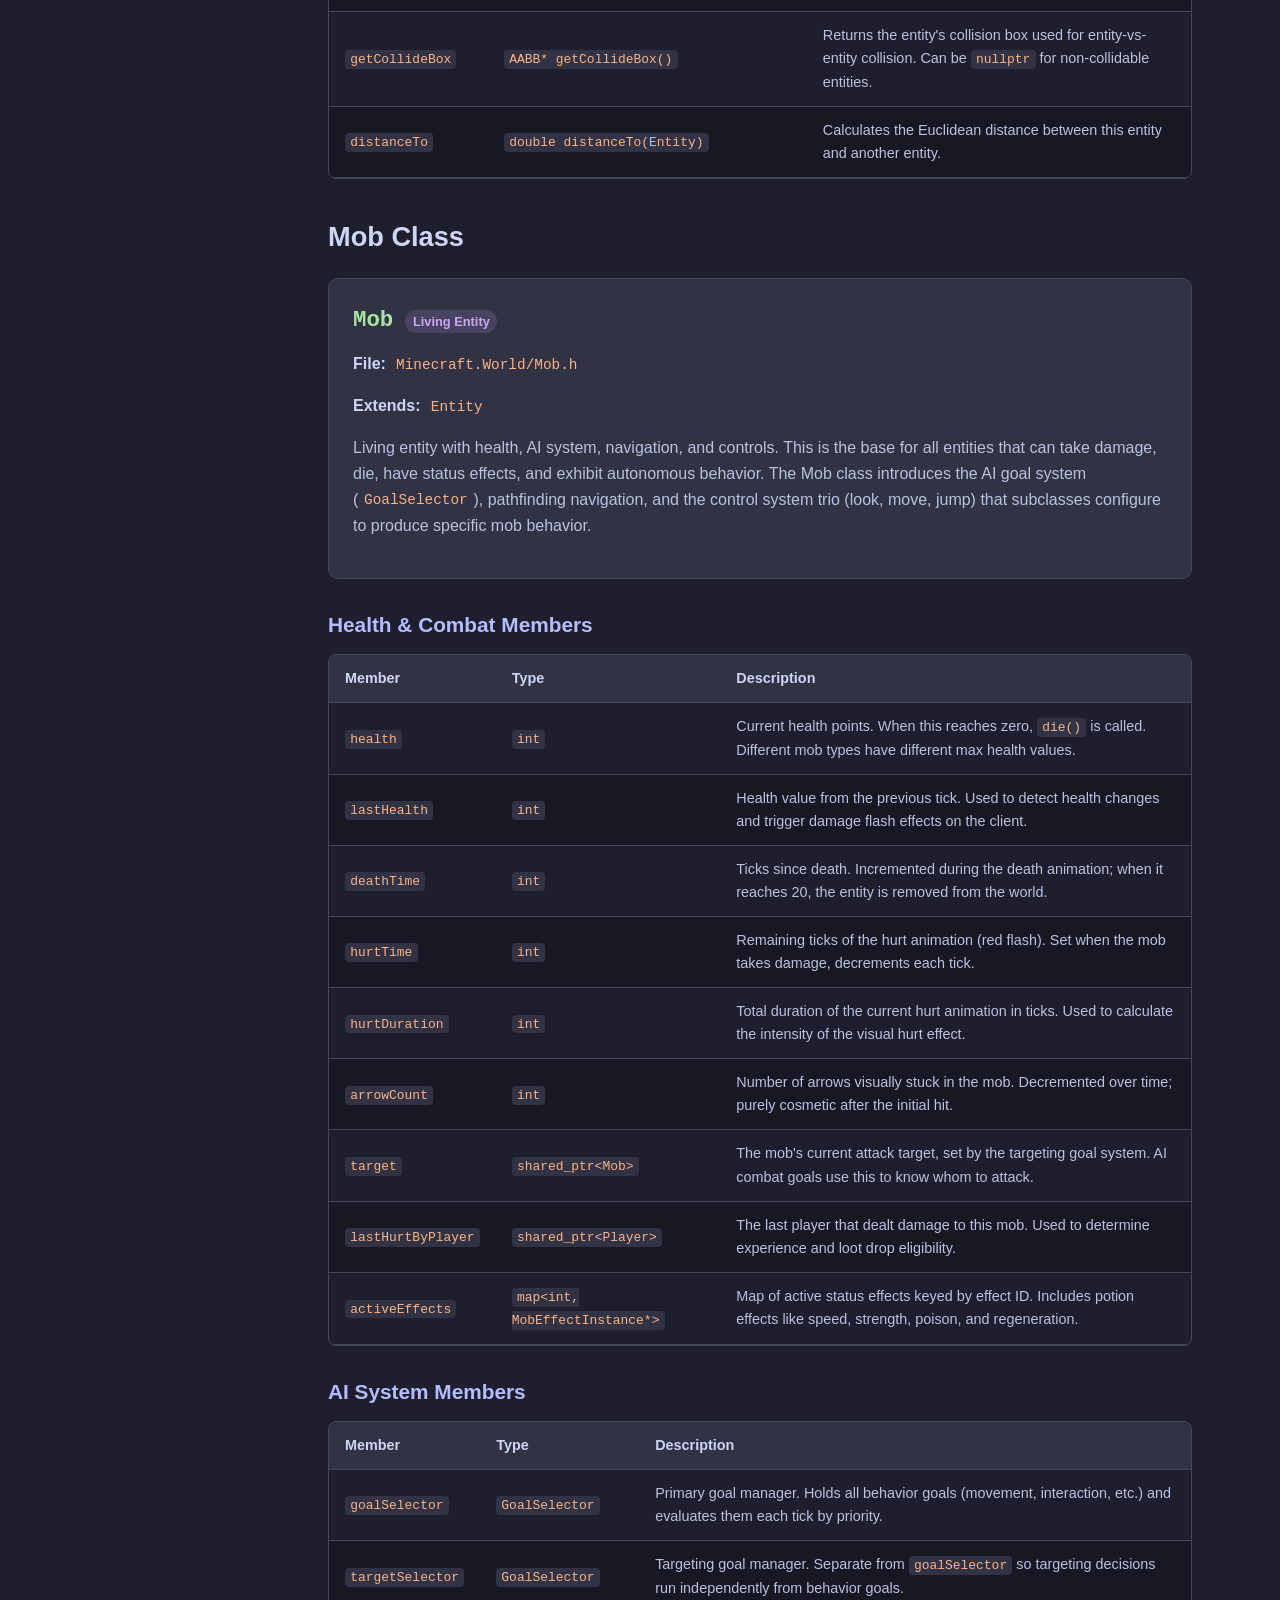
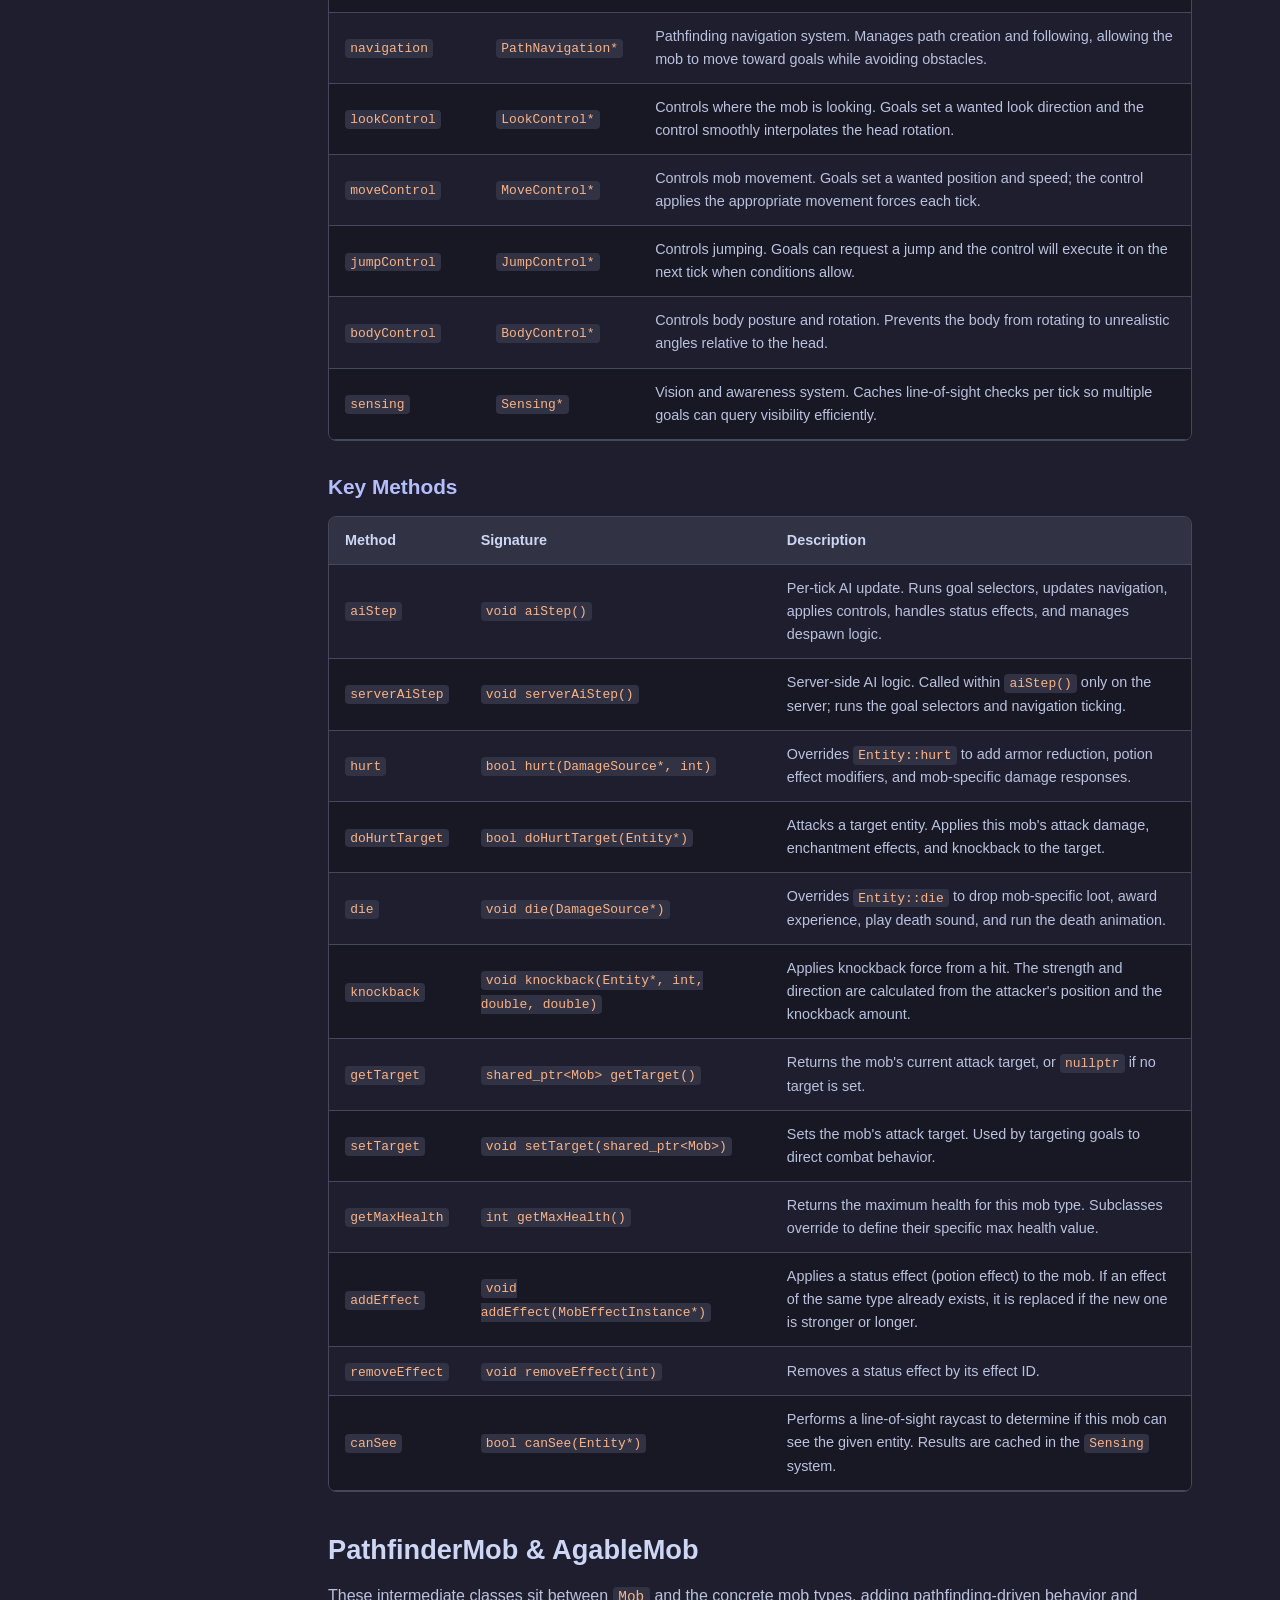
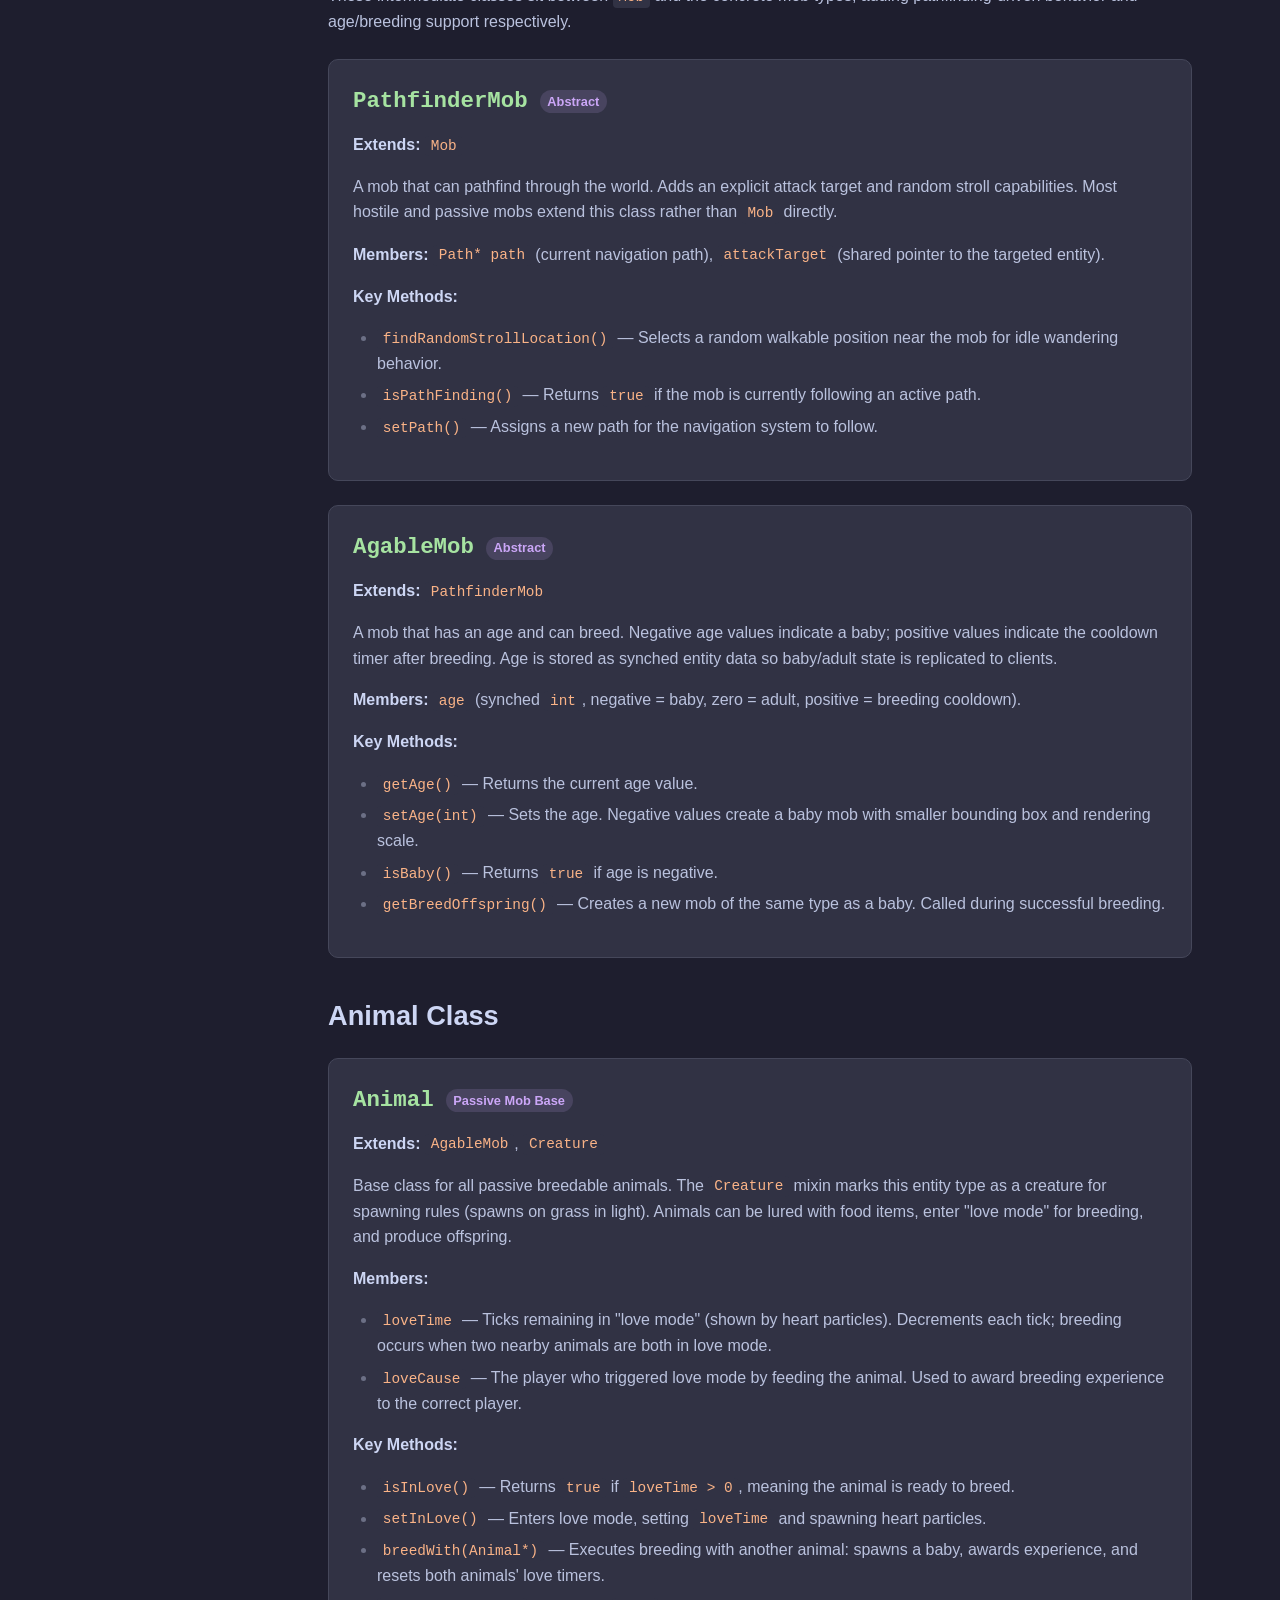
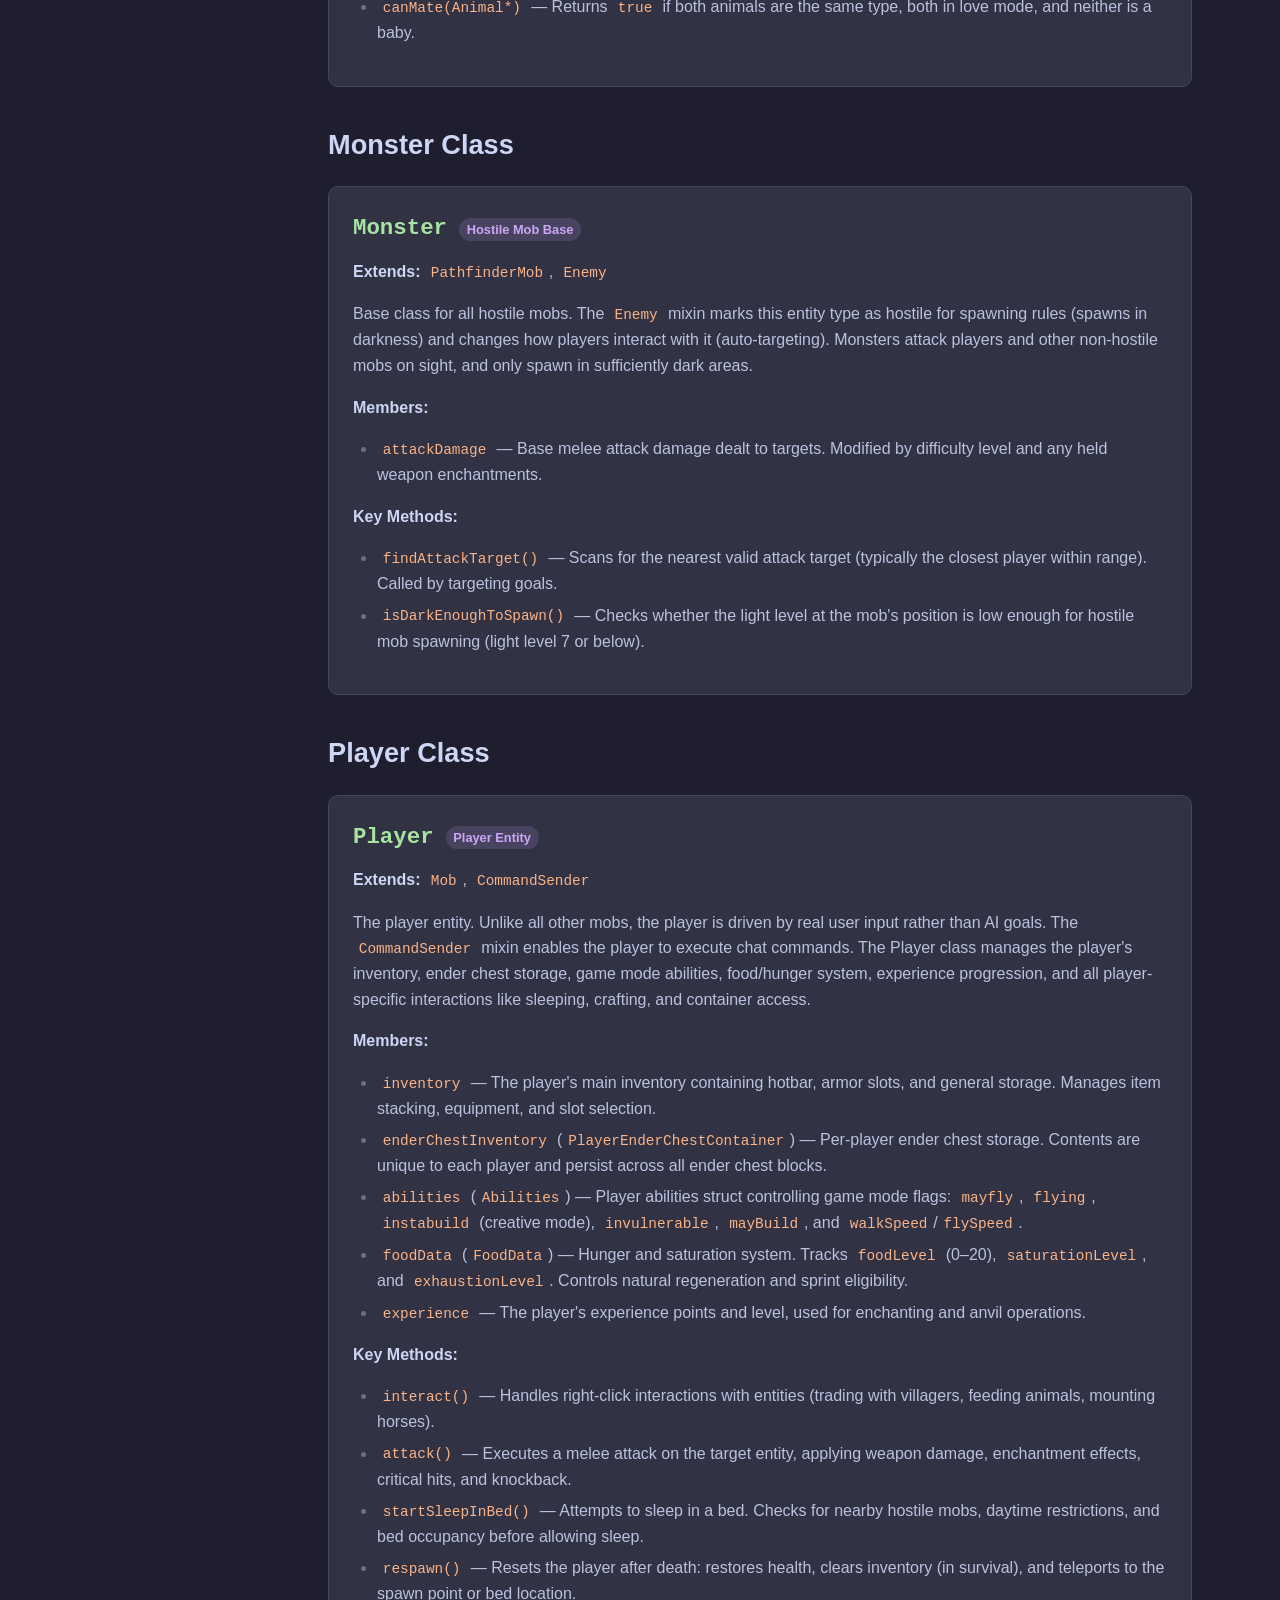
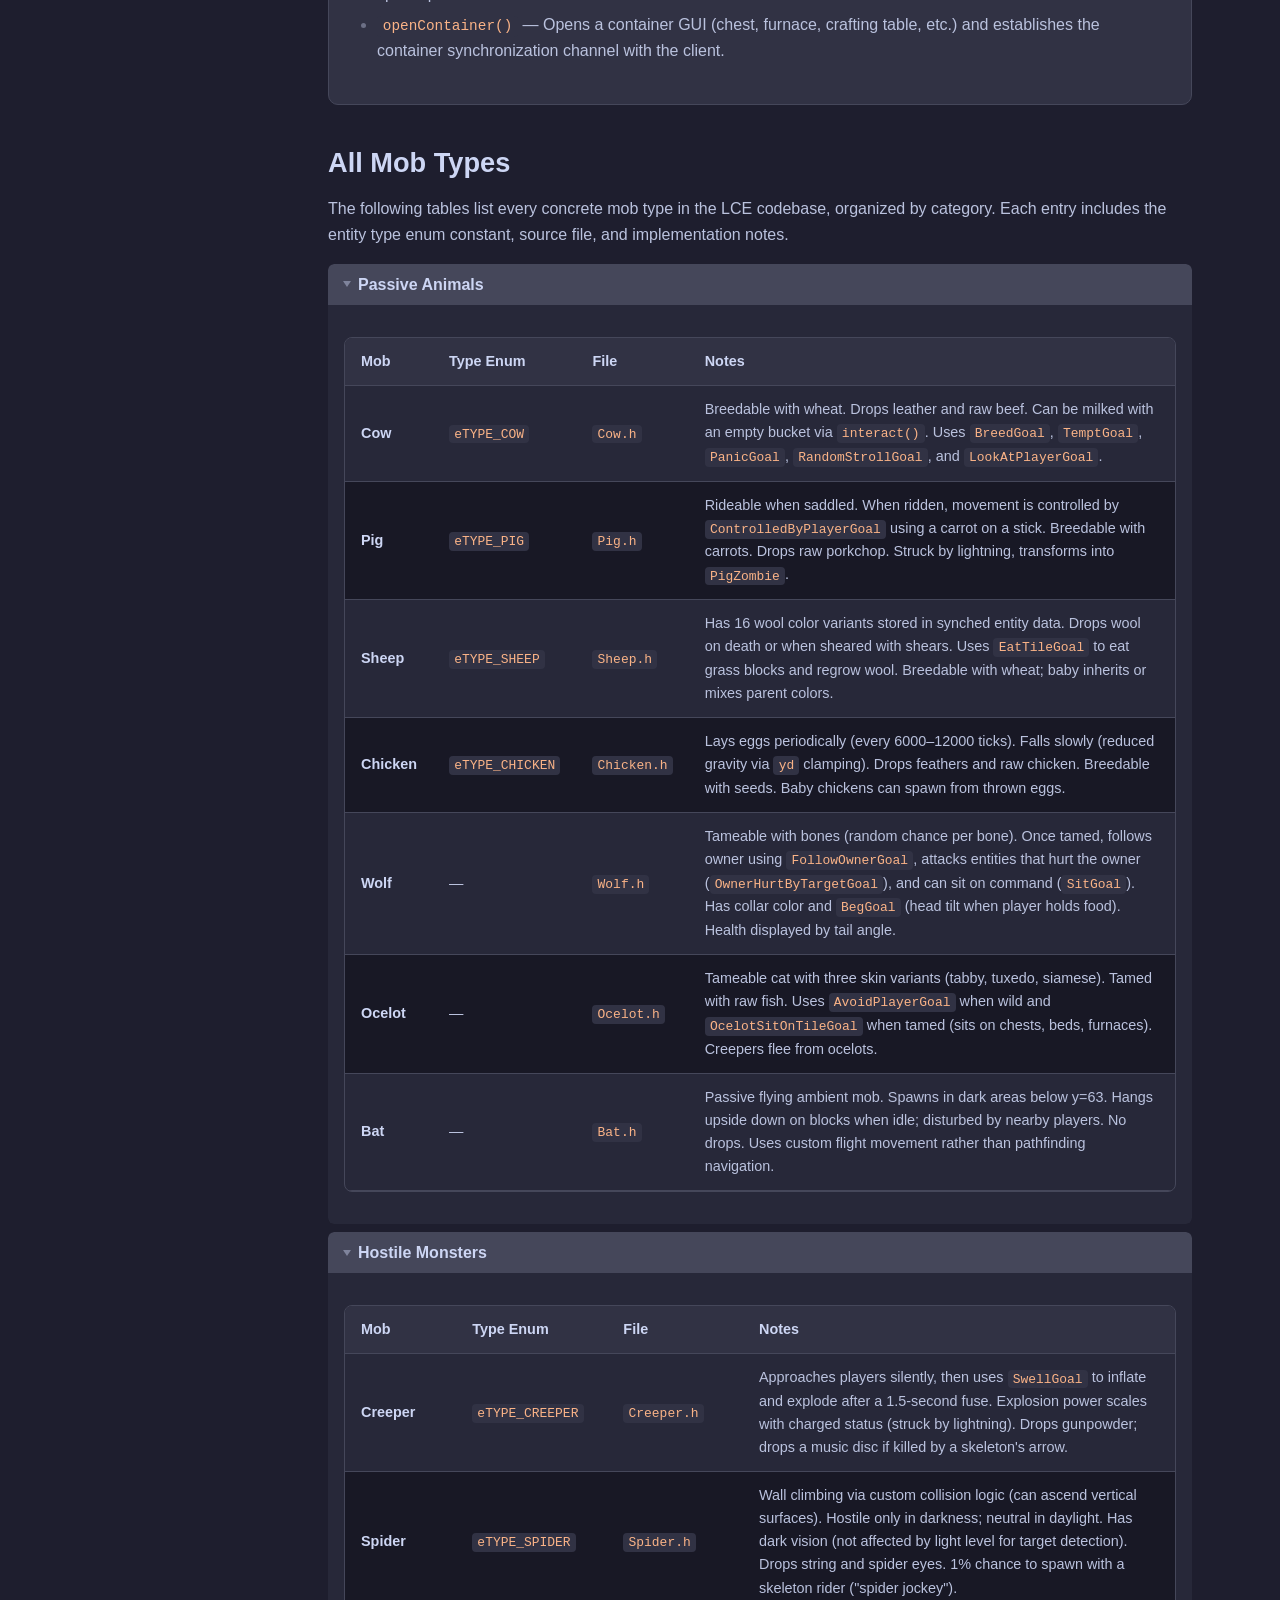
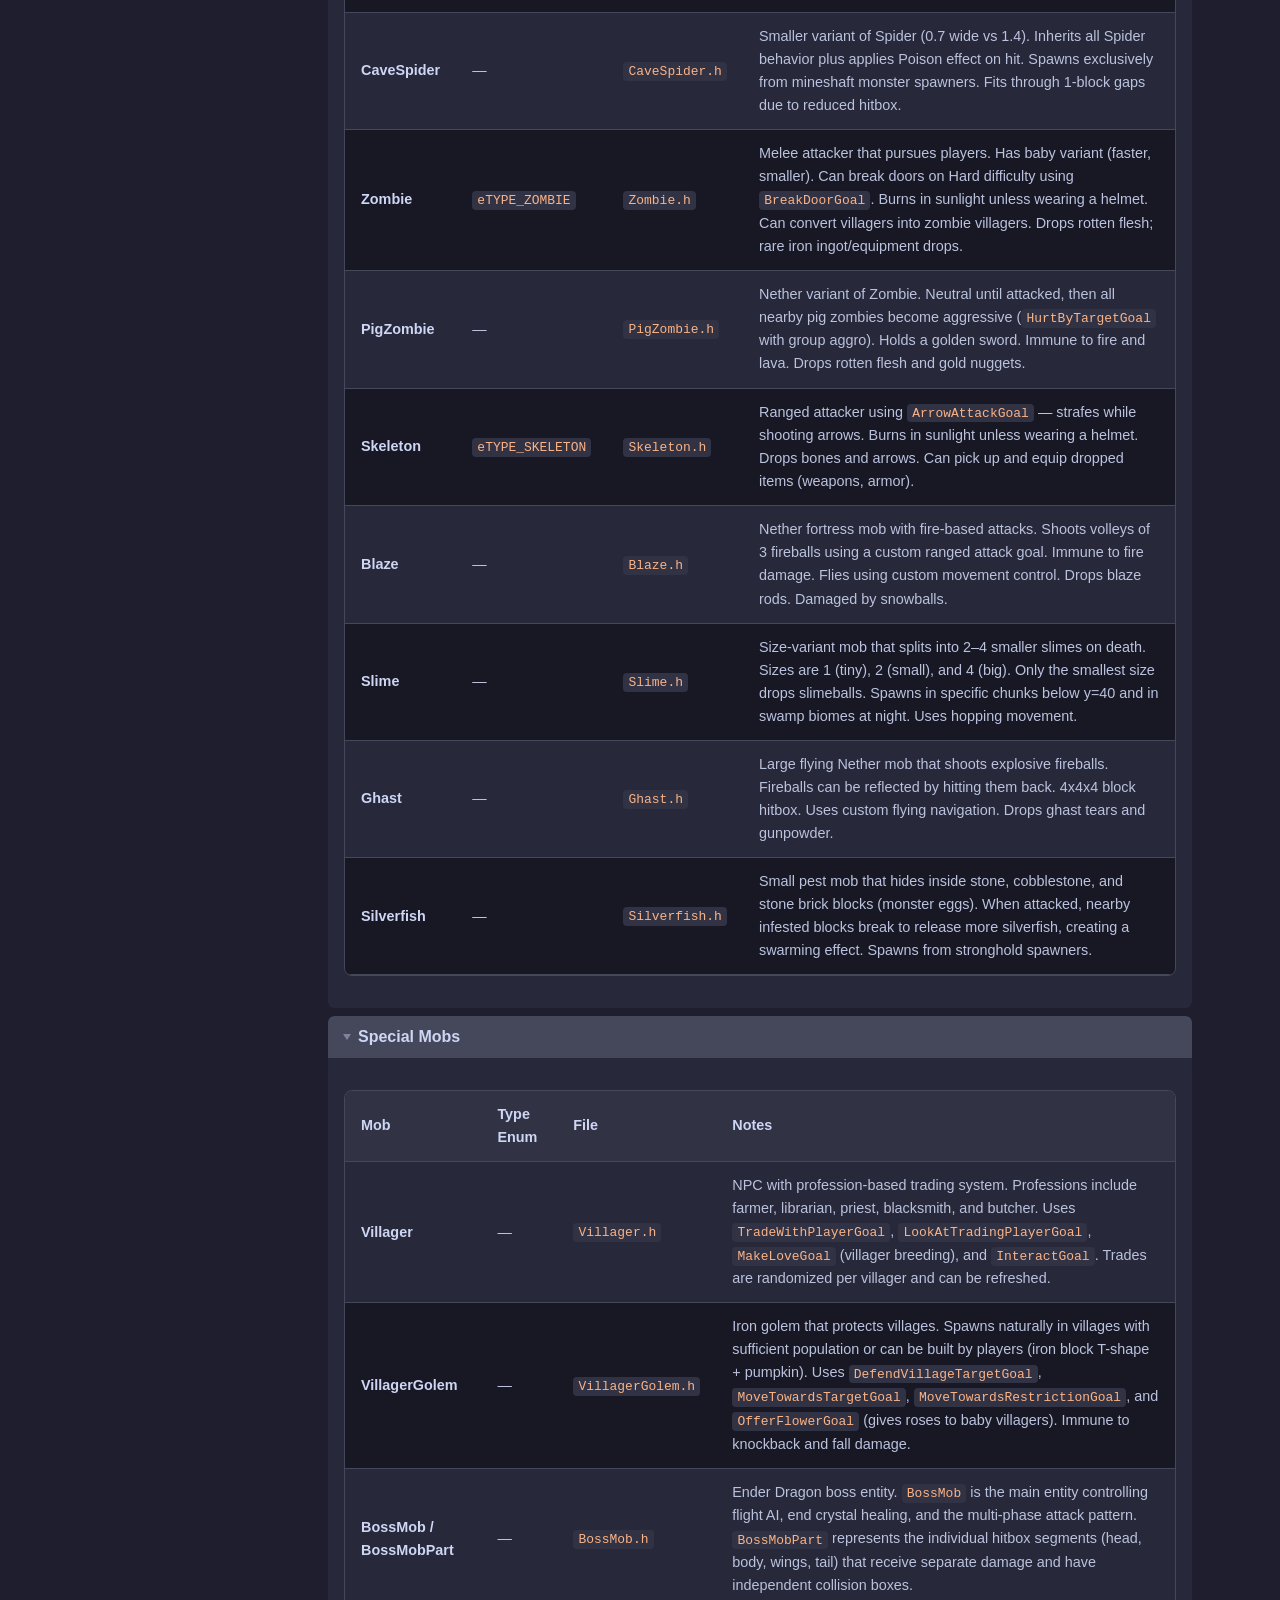
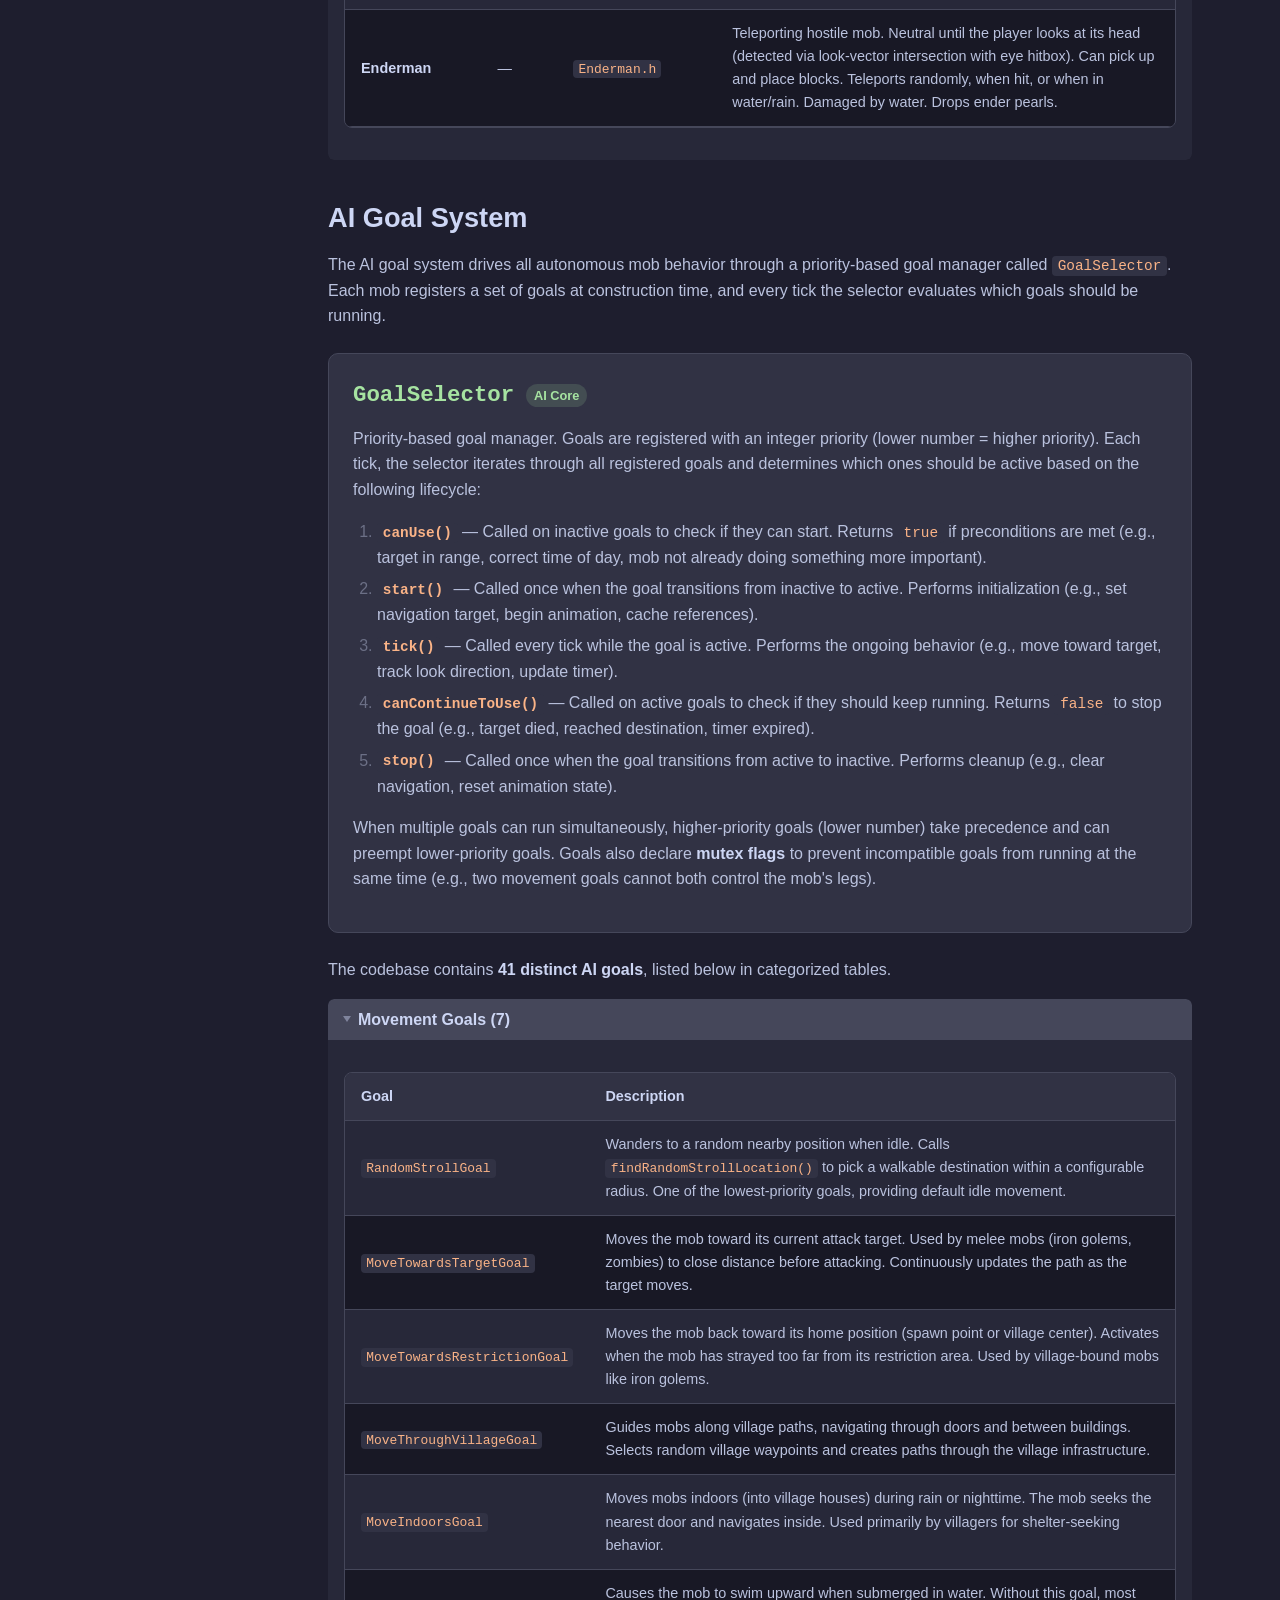
<file: entities.html>
<!DOCTYPE html>
<html lang="en">
<head>
  <meta charset="UTF-8">
  <meta name="viewport" content="width=device-width, initial-scale=1.0">
  <title>Entity System - LCE Documentation</title>
  <link rel="stylesheet" href="css/style.css">
</head>
<body>
  <button class="hamburger" aria-label="Toggle navigation"><span></span><span></span><span></span></button>
  <div class="site-wrapper">
    <aside class="sidebar">
      <div class="sidebar-header"><h1 class="sidebar-title">LCE Docs</h1><p class="sidebar-subtitle">Legacy Console Edition</p></div>
      <div class="sidebar-search"><input type="text" placeholder="Search docs (Ctrl+K)" id="sidebar-search-input" autocomplete="off"></div>
      <nav class="sidebar-nav">
        <div class="nav-section"><div class="nav-section-title">Overview</div><a href="index.html" class="nav-link">Home</a><a href="getting-started.html" class="nav-link">Getting Started</a><a href="architecture.html" class="nav-link">Architecture</a></div>
        <div class="nav-section"><div class="nav-section-title">Systems</div><a href="rendering.html" class="nav-link">Rendering</a><a href="networking.html" class="nav-link">Networking</a><a href="world-gen.html" class="nav-link">World Generation</a><a href="entities.html" class="nav-link active">Entities</a><a href="tiles-items.html" class="nav-link">Tiles &amp; Items</a><a href="ui-system.html" class="nav-link">UI System</a><a href="audio.html" class="nav-link">Audio</a><a href="storage.html" class="nav-link">Storage</a><a href="gameplay.html" class="nav-link">Gameplay</a><a href="platforms.html" class="nav-link">Platforms</a></div>
      </nav>
    </aside>
    <main class="main-content">

      <div class="breadcrumbs"><a href="index.html">Home</a> <span class="separator">/</span> Entity System</div>

      <h1>Entity System</h1>
      <p>The entity system is the backbone of all game objects in Minecraft LCE. Every mob, player, projectile, item drop, vehicle, and special effect in the world is an entity. This page documents the full class hierarchy, the AI goal system, pathfinding infrastructure, control systems, and every concrete mob type in the codebase.</p>

      <!-- ============================================================
           Entity Hierarchy
           ============================================================ -->
      <section id="entity-hierarchy">
        <h2>Entity Hierarchy</h2>
        <p>All game objects derive from a single <code>Entity</code> base class. The hierarchy branches into living mobs (with health, AI, and navigation), projectiles, vehicles, hanging decorations, boss entities, and special-purpose types. The full inheritance tree is shown below.</p>

<pre><code>Entity (enable_shared_from_this&lt;Entity&gt;)
&#9500;&#9472;&#9472; Mob
&#9474;   &#9500;&#9472;&#9472; PathfinderMob
&#9474;   &#9474;   &#9500;&#9472;&#9472; AgableMob
&#9474;   &#9474;   &#9474;   &#9500;&#9472;&#9472; Animal (+ Creature)
&#9474;   &#9474;   &#9474;   &#9474;   &#9500;&#9472;&#9472; Cow, Pig, Sheep, Chicken
&#9474;   &#9474;   &#9474;   &#9474;   &#9500;&#9472;&#9472; Wolf, Ocelot (tameable)
&#9474;   &#9474;   &#9474;   &#9474;   &#9492;&#9472;&#9472; Bat
&#9474;   &#9474;   &#9474;   &#9492;&#9472;&#9472; Villager
&#9474;   &#9474;   &#9492;&#9472;&#9472; Monster (+ Enemy)
&#9474;   &#9474;       &#9500;&#9472;&#9472; Creeper, Spider, CaveSpider
&#9474;   &#9474;       &#9500;&#9472;&#9472; Zombie, PigZombie, Skeleton
&#9474;   &#9474;       &#9500;&#9472;&#9472; Blaze, Slime, Ghast, Silverfish
&#9474;   &#9474;       &#9492;&#9472;&#9472; Enderman
&#9474;   &#9492;&#9472;&#9472; Player (+ CommandSender)
&#9500;&#9472;&#9472; Arrow, Boat, ItemEntity
&#9500;&#9472;&#9472; HangingEntity (Painting, ItemFrame)
&#9500;&#9472;&#9472; GlobalEntity (Lightning)
&#9500;&#9472;&#9472; BossMob, BossMobPart
&#9492;&#9472;&#9472; PistonPieceEntity</code></pre>

        <p>The hierarchy uses multiple inheritance in several places: <code>Animal</code> also extends the <code>Creature</code> interface, <code>Monster</code> extends the <code>Enemy</code> interface, and <code>Player</code> extends the <code>CommandSender</code> interface. These mixins provide trait-based classification without adding state.</p>
      </section>

      <!-- ============================================================
           Entity Base Class
           ============================================================ -->
      <section id="entity-class">
        <h2>Entity Base Class</h2>

        <div class="class-card">
          <div class="class-header">
            <span class="class-name">Entity</span>
            <span class="badge badge-type">Base Class</span>
          </div>
          <div class="class-description">
            <p><strong>File:</strong> <code>Minecraft.World/Entity.h</code></p>
            <p><strong>Extends:</strong> <code>enable_shared_from_this&lt;Entity&gt;</code></p>
            <p>Base class for all game objects with position, physics, collision, and serialization. Every object that exists in the world &mdash; from players and mobs to dropped items and arrows &mdash; inherits from this class. It provides the fundamental tick loop, movement and collision detection, damage handling, serialization for save/load, and synched entity data for client-server replication.</p>
          </div>
        </div>

        <h3>Position &amp; Movement Members</h3>
        <div class="table-wrapper">
          <table>
            <thead>
              <tr>
                <th>Member</th>
                <th>Type</th>
                <th>Description</th>
              </tr>
            </thead>
            <tbody>
              <tr>
                <td><code>x</code>, <code>y</code>, <code>z</code></td>
                <td><code>double</code></td>
                <td>Current world position of the entity. Updated every tick by the movement system.</td>
              </tr>
              <tr>
                <td><code>xo</code>, <code>yo</code>, <code>zo</code></td>
                <td><code>double</code></td>
                <td>Previous tick position. Used for interpolation during rendering to produce smooth visual movement between ticks.</td>
              </tr>
              <tr>
                <td><code>xd</code>, <code>yd</code>, <code>zd</code></td>
                <td><code>double</code></td>
                <td>Velocity (delta) on each axis. Applied to position during <code>move()</code> and modified by gravity, friction, and knockback.</td>
              </tr>
              <tr>
                <td><code>yRot</code>, <code>xRot</code></td>
                <td><code>float</code></td>
                <td>Current rotation angles. <code>yRot</code> is the yaw (horizontal rotation, 0&ndash;360) and <code>xRot</code> is the pitch (vertical look angle, -90 to +90).</td>
              </tr>
              <tr>
                <td><code>yRotO</code>, <code>xRotO</code></td>
                <td><code>float</code></td>
                <td>Previous tick rotation values used for interpolation, matching the old-position pattern.</td>
              </tr>
            </tbody>
          </table>
        </div>

        <h3>Physics Members</h3>
        <div class="table-wrapper">
          <table>
            <thead>
              <tr>
                <th>Member</th>
                <th>Type</th>
                <th>Description</th>
              </tr>
            </thead>
            <tbody>
              <tr>
                <td><code>bb</code></td>
                <td><code>AABB*</code></td>
                <td>Axis-aligned bounding box used for collision detection. Defines the entity's physical volume in world space.</td>
              </tr>
              <tr>
                <td><code>bbWidth</code></td>
                <td><code>float</code></td>
                <td>Width of the bounding box on the X and Z axes (entities are symmetrical on the horizontal plane).</td>
              </tr>
              <tr>
                <td><code>bbHeight</code></td>
                <td><code>float</code></td>
                <td>Height of the bounding box on the Y axis.</td>
              </tr>
              <tr>
                <td><code>onGround</code></td>
                <td><code>bool</code></td>
                <td>Whether the entity is currently standing on a solid surface. Controls jump eligibility and fall damage calculation.</td>
              </tr>
              <tr>
                <td><code>horizontalCollision</code></td>
                <td><code>bool</code></td>
                <td>Set to <code>true</code> when the entity collides with a block on the X or Z axis during <code>move()</code>.</td>
              </tr>
              <tr>
                <td><code>verticalCollision</code></td>
                <td><code>bool</code></td>
                <td>Set to <code>true</code> when the entity collides with a block on the Y axis (ceiling or floor contact).</td>
              </tr>
              <tr>
                <td><code>fallDistance</code></td>
                <td><code>float</code></td>
                <td>Accumulated distance fallen since the entity last touched ground. Used to calculate fall damage on landing.</td>
              </tr>
              <tr>
                <td><code>walkDist</code>, <code>walkDistO</code></td>
                <td><code>float</code></td>
                <td>Total distance walked (current and previous tick). Drives walk animation cycling in the renderer.</td>
              </tr>
            </tbody>
          </table>
        </div>

        <h3>Status Members</h3>
        <div class="table-wrapper">
          <table>
            <thead>
              <tr>
                <th>Member</th>
                <th>Type</th>
                <th>Description</th>
              </tr>
            </thead>
            <tbody>
              <tr>
                <td><code>entityId</code></td>
                <td><code>int</code></td>
                <td>Unique numeric identifier assigned when the entity is added to the level. Used in networking packets to reference entities.</td>
              </tr>
              <tr>
                <td><code>level</code></td>
                <td><code>Level*</code></td>
                <td>Pointer to the level (world) this entity belongs to. Provides access to block data, other entities, and world state.</td>
              </tr>
              <tr>
                <td><code>removed</code></td>
                <td><code>bool</code></td>
                <td>Marks the entity for removal. When <code>true</code>, the entity will be cleaned up at the end of the current tick cycle.</td>
              </tr>
              <tr>
                <td><code>tickCount</code></td>
                <td><code>int</code></td>
                <td>Number of ticks this entity has existed. Incremented every <code>baseTick()</code> call; used for age-based behaviors and despawning.</td>
              </tr>
              <tr>
                <td><code>invulnerableTime</code></td>
                <td><code>int</code></td>
                <td>Remaining invulnerability frames after being hit. Prevents damage stacking from rapid successive hits.</td>
              </tr>
              <tr>
                <td><code>flameTime</code></td>
                <td><code>int</code></td>
                <td>Remaining ticks the entity is on fire. Decrements each tick; applies fire damage periodically while positive.</td>
              </tr>
              <tr>
                <td><code>entityData</code></td>
                <td><code>shared_ptr&lt;SynchedEntityData&gt;</code></td>
                <td>Synchronized data container for client-server replication. Stores data entries (health, flags, variant IDs) that are automatically synced over the network.</td>
              </tr>
              <tr>
                <td><code>rider</code></td>
                <td><code>weak_ptr&lt;Entity&gt;</code></td>
                <td>The entity currently riding on top of this entity (e.g., a player riding a pig). Weak pointer to avoid circular references.</td>
              </tr>
              <tr>
                <td><code>riding</code></td>
                <td><code>shared_ptr&lt;Entity&gt;</code></td>
                <td>The entity this entity is currently riding. Shared pointer because the ridden entity must stay alive while being ridden.</td>
              </tr>
            </tbody>
          </table>
        </div>

        <h3>Key Methods</h3>
        <div class="table-wrapper">
          <table>
            <thead>
              <tr>
                <th>Method</th>
                <th>Signature</th>
                <th>Description</th>
              </tr>
            </thead>
            <tbody>
              <tr>
                <td><code>tick</code></td>
                <td><code>void tick()</code></td>
                <td>Main update method called every game tick (20 times per second). Subclasses override this to implement behavior.</td>
              </tr>
              <tr>
                <td><code>baseTick</code></td>
                <td><code>void baseTick()</code></td>
                <td>Core tick logic shared by all entities: increments <code>tickCount</code>, handles fire damage, water/lava checks, and fall damage reset.</td>
              </tr>
              <tr>
                <td><code>move</code></td>
                <td><code>void move(double xa, double ya, double za, bool noEntityCubes)</code></td>
                <td>Moves the entity by the given deltas, performing full AABB collision detection against blocks and optionally other entities. Updates <code>onGround</code>, collision flags, and <code>fallDistance</code>.</td>
              </tr>
              <tr>
                <td><code>setPos</code></td>
                <td><code>void setPos(double x, double y, double z)</code></td>
                <td>Teleports the entity to the given coordinates. Updates the bounding box and re-registers the entity in the level's spatial grid.</td>
              </tr>
              <tr>
                <td><code>turn</code></td>
                <td><code>void turn(float xo, float yo)</code></td>
                <td>Adjusts rotation by the given deltas. Clamps pitch to -90..+90 range and wraps yaw to 0..360.</td>
              </tr>
              <tr>
                <td><code>hurt</code></td>
                <td><code>bool hurt(DamageSource*, int damage)</code></td>
                <td>Applies damage from a source. Returns <code>true</code> if damage was actually dealt (respects invulnerability frames). Triggers knockback and hurt animation.</td>
              </tr>
              <tr>
                <td><code>die</code></td>
                <td><code>void die(DamageSource*)</code></td>
                <td>Called when the entity's health reaches zero. Handles death effects, loot drops, experience orbs, and marks the entity as <code>removed</code>.</td>
              </tr>
              <tr>
                <td><code>isAlive</code></td>
                <td><code>bool isAlive()</code></td>
                <td>Returns <code>true</code> if the entity has not been removed and (for mobs) has health greater than zero.</td>
              </tr>
              <tr>
                <td><code>isInWater</code></td>
                <td><code>bool isInWater()</code></td>
                <td>Checks whether the entity's bounding box overlaps with any water blocks.</td>
              </tr>
              <tr>
                <td><code>isInLava</code></td>
                <td><code>bool isInLava()</code></td>
                <td>Checks whether the entity's bounding box overlaps with any lava blocks.</td>
              </tr>
              <tr>
                <td><code>isInWaterOrRain</code></td>
                <td><code>bool isInWaterOrRain()</code></td>
                <td>Returns <code>true</code> if the entity is submerged in water or exposed to rain at its current position.</td>
              </tr>
              <tr>
                <td><code>getLightColor</code></td>
                <td><code>int getLightColor(float partialTick)</code></td>
                <td>Returns the packed light color value at the entity's position, used for entity rendering brightness.</td>
              </tr>
              <tr>
                <td><code>getBrightness</code></td>
                <td><code>float getBrightness(float partialTick)</code></td>
                <td>Returns the brightness level (0.0&ndash;1.0) at the entity's position for lighting calculations.</td>
              </tr>
              <tr>
                <td><code>save</code></td>
                <td><code>void save(CompoundTag*)</code></td>
                <td>Serializes the entity's state into an NBT compound tag for world saving. Writes position, velocity, rotation, fire, and custom subclass data.</td>
              </tr>
              <tr>
                <td><code>load</code></td>
                <td><code>void load(CompoundTag*)</code></td>
                <td>Deserializes entity state from an NBT compound tag when loading a saved world. Restores all serialized fields.</td>
              </tr>
              <tr>
                <td><code>interact</code></td>
                <td><code>bool interact(shared_ptr&lt;Player&gt;)</code></td>
                <td>Called when a player right-clicks on this entity. Returns <code>true</code> if an interaction occurred (e.g., mounting, feeding, trading).</td>
              </tr>
              <tr>
                <td><code>getCollideBox</code></td>
                <td><code>AABB* getCollideBox()</code></td>
                <td>Returns the entity's collision box used for entity-vs-entity collision. Can be <code>nullptr</code> for non-collidable entities.</td>
              </tr>
              <tr>
                <td><code>distanceTo</code></td>
                <td><code>double distanceTo(Entity)</code></td>
                <td>Calculates the Euclidean distance between this entity and another entity.</td>
              </tr>
            </tbody>
          </table>
        </div>
      </section>

      <!-- ============================================================
           Mob Class
           ============================================================ -->
      <section id="mob-class">
        <h2>Mob Class</h2>

        <div class="class-card">
          <div class="class-header">
            <span class="class-name">Mob</span>
            <span class="badge badge-type">Living Entity</span>
          </div>
          <div class="class-description">
            <p><strong>File:</strong> <code>Minecraft.World/Mob.h</code></p>
            <p><strong>Extends:</strong> <code>Entity</code></p>
            <p>Living entity with health, AI system, navigation, and controls. This is the base for all entities that can take damage, die, have status effects, and exhibit autonomous behavior. The Mob class introduces the AI goal system (<code>GoalSelector</code>), pathfinding navigation, and the control system trio (look, move, jump) that subclasses configure to produce specific mob behavior.</p>
          </div>
        </div>

        <h3>Health &amp; Combat Members</h3>
        <div class="table-wrapper">
          <table>
            <thead>
              <tr>
                <th>Member</th>
                <th>Type</th>
                <th>Description</th>
              </tr>
            </thead>
            <tbody>
              <tr>
                <td><code>health</code></td>
                <td><code>int</code></td>
                <td>Current health points. When this reaches zero, <code>die()</code> is called. Different mob types have different max health values.</td>
              </tr>
              <tr>
                <td><code>lastHealth</code></td>
                <td><code>int</code></td>
                <td>Health value from the previous tick. Used to detect health changes and trigger damage flash effects on the client.</td>
              </tr>
              <tr>
                <td><code>deathTime</code></td>
                <td><code>int</code></td>
                <td>Ticks since death. Incremented during the death animation; when it reaches 20, the entity is removed from the world.</td>
              </tr>
              <tr>
                <td><code>hurtTime</code></td>
                <td><code>int</code></td>
                <td>Remaining ticks of the hurt animation (red flash). Set when the mob takes damage, decrements each tick.</td>
              </tr>
              <tr>
                <td><code>hurtDuration</code></td>
                <td><code>int</code></td>
                <td>Total duration of the current hurt animation in ticks. Used to calculate the intensity of the visual hurt effect.</td>
              </tr>
              <tr>
                <td><code>arrowCount</code></td>
                <td><code>int</code></td>
                <td>Number of arrows visually stuck in the mob. Decremented over time; purely cosmetic after the initial hit.</td>
              </tr>
              <tr>
                <td><code>target</code></td>
                <td><code>shared_ptr&lt;Mob&gt;</code></td>
                <td>The mob's current attack target, set by the targeting goal system. AI combat goals use this to know whom to attack.</td>
              </tr>
              <tr>
                <td><code>lastHurtByPlayer</code></td>
                <td><code>shared_ptr&lt;Player&gt;</code></td>
                <td>The last player that dealt damage to this mob. Used to determine experience and loot drop eligibility.</td>
              </tr>
              <tr>
                <td><code>activeEffects</code></td>
                <td><code>map&lt;int, MobEffectInstance*&gt;</code></td>
                <td>Map of active status effects keyed by effect ID. Includes potion effects like speed, strength, poison, and regeneration.</td>
              </tr>
            </tbody>
          </table>
        </div>

        <h3>AI System Members</h3>
        <div class="table-wrapper">
          <table>
            <thead>
              <tr>
                <th>Member</th>
                <th>Type</th>
                <th>Description</th>
              </tr>
            </thead>
            <tbody>
              <tr>
                <td><code>goalSelector</code></td>
                <td><code>GoalSelector</code></td>
                <td>Primary goal manager. Holds all behavior goals (movement, interaction, etc.) and evaluates them each tick by priority.</td>
              </tr>
              <tr>
                <td><code>targetSelector</code></td>
                <td><code>GoalSelector</code></td>
                <td>Targeting goal manager. Separate from <code>goalSelector</code> so targeting decisions run independently from behavior goals.</td>
              </tr>
              <tr>
                <td><code>navigation</code></td>
                <td><code>PathNavigation*</code></td>
                <td>Pathfinding navigation system. Manages path creation and following, allowing the mob to move toward goals while avoiding obstacles.</td>
              </tr>
              <tr>
                <td><code>lookControl</code></td>
                <td><code>LookControl*</code></td>
                <td>Controls where the mob is looking. Goals set a wanted look direction and the control smoothly interpolates the head rotation.</td>
              </tr>
              <tr>
                <td><code>moveControl</code></td>
                <td><code>MoveControl*</code></td>
                <td>Controls mob movement. Goals set a wanted position and speed; the control applies the appropriate movement forces each tick.</td>
              </tr>
              <tr>
                <td><code>jumpControl</code></td>
                <td><code>JumpControl*</code></td>
                <td>Controls jumping. Goals can request a jump and the control will execute it on the next tick when conditions allow.</td>
              </tr>
              <tr>
                <td><code>bodyControl</code></td>
                <td><code>BodyControl*</code></td>
                <td>Controls body posture and rotation. Prevents the body from rotating to unrealistic angles relative to the head.</td>
              </tr>
              <tr>
                <td><code>sensing</code></td>
                <td><code>Sensing*</code></td>
                <td>Vision and awareness system. Caches line-of-sight checks per tick so multiple goals can query visibility efficiently.</td>
              </tr>
            </tbody>
          </table>
        </div>

        <h3>Key Methods</h3>
        <div class="table-wrapper">
          <table>
            <thead>
              <tr>
                <th>Method</th>
                <th>Signature</th>
                <th>Description</th>
              </tr>
            </thead>
            <tbody>
              <tr>
                <td><code>aiStep</code></td>
                <td><code>void aiStep()</code></td>
                <td>Per-tick AI update. Runs goal selectors, updates navigation, applies controls, handles status effects, and manages despawn logic.</td>
              </tr>
              <tr>
                <td><code>serverAiStep</code></td>
                <td><code>void serverAiStep()</code></td>
                <td>Server-side AI logic. Called within <code>aiStep()</code> only on the server; runs the goal selectors and navigation ticking.</td>
              </tr>
              <tr>
                <td><code>hurt</code></td>
                <td><code>bool hurt(DamageSource*, int)</code></td>
                <td>Overrides <code>Entity::hurt</code> to add armor reduction, potion effect modifiers, and mob-specific damage responses.</td>
              </tr>
              <tr>
                <td><code>doHurtTarget</code></td>
                <td><code>bool doHurtTarget(Entity*)</code></td>
                <td>Attacks a target entity. Applies this mob's attack damage, enchantment effects, and knockback to the target.</td>
              </tr>
              <tr>
                <td><code>die</code></td>
                <td><code>void die(DamageSource*)</code></td>
                <td>Overrides <code>Entity::die</code> to drop mob-specific loot, award experience, play death sound, and run the death animation.</td>
              </tr>
              <tr>
                <td><code>knockback</code></td>
                <td><code>void knockback(Entity*, int, double, double)</code></td>
                <td>Applies knockback force from a hit. The strength and direction are calculated from the attacker's position and the knockback amount.</td>
              </tr>
              <tr>
                <td><code>getTarget</code></td>
                <td><code>shared_ptr&lt;Mob&gt; getTarget()</code></td>
                <td>Returns the mob's current attack target, or <code>nullptr</code> if no target is set.</td>
              </tr>
              <tr>
                <td><code>setTarget</code></td>
                <td><code>void setTarget(shared_ptr&lt;Mob&gt;)</code></td>
                <td>Sets the mob's attack target. Used by targeting goals to direct combat behavior.</td>
              </tr>
              <tr>
                <td><code>getMaxHealth</code></td>
                <td><code>int getMaxHealth()</code></td>
                <td>Returns the maximum health for this mob type. Subclasses override to define their specific max health value.</td>
              </tr>
              <tr>
                <td><code>addEffect</code></td>
                <td><code>void addEffect(MobEffectInstance*)</code></td>
                <td>Applies a status effect (potion effect) to the mob. If an effect of the same type already exists, it is replaced if the new one is stronger or longer.</td>
              </tr>
              <tr>
                <td><code>removeEffect</code></td>
                <td><code>void removeEffect(int)</code></td>
                <td>Removes a status effect by its effect ID.</td>
              </tr>
              <tr>
                <td><code>canSee</code></td>
                <td><code>bool canSee(Entity*)</code></td>
                <td>Performs a line-of-sight raycast to determine if this mob can see the given entity. Results are cached in the <code>Sensing</code> system.</td>
              </tr>
            </tbody>
          </table>
        </div>
      </section>

      <!-- ============================================================
           PathfinderMob & AgableMob
           ============================================================ -->
      <section id="intermediate-classes">
        <h2>PathfinderMob &amp; AgableMob</h2>
        <p>These intermediate classes sit between <code>Mob</code> and the concrete mob types, adding pathfinding-driven behavior and age/breeding support respectively.</p>

        <div class="class-card">
          <div class="class-header">
            <span class="class-name">PathfinderMob</span>
            <span class="badge badge-type">Abstract</span>
          </div>
          <div class="class-description">
            <p><strong>Extends:</strong> <code>Mob</code></p>
            <p>A mob that can pathfind through the world. Adds an explicit attack target and random stroll capabilities. Most hostile and passive mobs extend this class rather than <code>Mob</code> directly.</p>
            <p><strong>Members:</strong> <code>Path* path</code> (current navigation path), <code>attackTarget</code> (shared pointer to the targeted entity).</p>
            <p><strong>Key Methods:</strong></p>
            <ul>
              <li><code>findRandomStrollLocation()</code> &mdash; Selects a random walkable position near the mob for idle wandering behavior.</li>
              <li><code>isPathFinding()</code> &mdash; Returns <code>true</code> if the mob is currently following an active path.</li>
              <li><code>setPath()</code> &mdash; Assigns a new path for the navigation system to follow.</li>
            </ul>
          </div>
        </div>

        <div class="class-card">
          <div class="class-header">
            <span class="class-name">AgableMob</span>
            <span class="badge badge-type">Abstract</span>
          </div>
          <div class="class-description">
            <p><strong>Extends:</strong> <code>PathfinderMob</code></p>
            <p>A mob that has an age and can breed. Negative age values indicate a baby; positive values indicate the cooldown timer after breeding. Age is stored as synched entity data so baby/adult state is replicated to clients.</p>
            <p><strong>Members:</strong> <code>age</code> (synched <code>int</code>, negative = baby, zero = adult, positive = breeding cooldown).</p>
            <p><strong>Key Methods:</strong></p>
            <ul>
              <li><code>getAge()</code> &mdash; Returns the current age value.</li>
              <li><code>setAge(int)</code> &mdash; Sets the age. Negative values create a baby mob with smaller bounding box and rendering scale.</li>
              <li><code>isBaby()</code> &mdash; Returns <code>true</code> if age is negative.</li>
              <li><code>getBreedOffspring()</code> &mdash; Creates a new mob of the same type as a baby. Called during successful breeding.</li>
            </ul>
          </div>
        </div>
      </section>

      <!-- ============================================================
           Animal Class
           ============================================================ -->
      <section id="animal-class">
        <h2>Animal Class</h2>

        <div class="class-card">
          <div class="class-header">
            <span class="class-name">Animal</span>
            <span class="badge badge-type">Passive Mob Base</span>
          </div>
          <div class="class-description">
            <p><strong>Extends:</strong> <code>AgableMob</code>, <code>Creature</code></p>
            <p>Base class for all passive breedable animals. The <code>Creature</code> mixin marks this entity type as a creature for spawning rules (spawns on grass in light). Animals can be lured with food items, enter "love mode" for breeding, and produce offspring.</p>
            <p><strong>Members:</strong></p>
            <ul>
              <li><code>loveTime</code> &mdash; Ticks remaining in "love mode" (shown by heart particles). Decrements each tick; breeding occurs when two nearby animals are both in love mode.</li>
              <li><code>loveCause</code> &mdash; The player who triggered love mode by feeding the animal. Used to award breeding experience to the correct player.</li>
            </ul>
            <p><strong>Key Methods:</strong></p>
            <ul>
              <li><code>isInLove()</code> &mdash; Returns <code>true</code> if <code>loveTime &gt; 0</code>, meaning the animal is ready to breed.</li>
              <li><code>setInLove()</code> &mdash; Enters love mode, setting <code>loveTime</code> and spawning heart particles.</li>
              <li><code>breedWith(Animal*)</code> &mdash; Executes breeding with another animal: spawns a baby, awards experience, and resets both animals' love timers.</li>
              <li><code>canMate(Animal*)</code> &mdash; Returns <code>true</code> if both animals are the same type, both in love mode, and neither is a baby.</li>
            </ul>
          </div>
        </div>
      </section>

      <!-- ============================================================
           Monster Class
           ============================================================ -->
      <section id="monster-class">
        <h2>Monster Class</h2>

        <div class="class-card">
          <div class="class-header">
            <span class="class-name">Monster</span>
            <span class="badge badge-type">Hostile Mob Base</span>
          </div>
          <div class="class-description">
            <p><strong>Extends:</strong> <code>PathfinderMob</code>, <code>Enemy</code></p>
            <p>Base class for all hostile mobs. The <code>Enemy</code> mixin marks this entity type as hostile for spawning rules (spawns in darkness) and changes how players interact with it (auto-targeting). Monsters attack players and other non-hostile mobs on sight, and only spawn in sufficiently dark areas.</p>
            <p><strong>Members:</strong></p>
            <ul>
              <li><code>attackDamage</code> &mdash; Base melee attack damage dealt to targets. Modified by difficulty level and any held weapon enchantments.</li>
            </ul>
            <p><strong>Key Methods:</strong></p>
            <ul>
              <li><code>findAttackTarget()</code> &mdash; Scans for the nearest valid attack target (typically the closest player within range). Called by targeting goals.</li>
              <li><code>isDarkEnoughToSpawn()</code> &mdash; Checks whether the light level at the mob's position is low enough for hostile mob spawning (light level 7 or below).</li>
            </ul>
          </div>
        </div>
      </section>

      <!-- ============================================================
           Player Class
           ============================================================ -->
      <section id="player-class">
        <h2>Player Class</h2>

        <div class="class-card">
          <div class="class-header">
            <span class="class-name">Player</span>
            <span class="badge badge-type">Player Entity</span>
          </div>
          <div class="class-description">
            <p><strong>Extends:</strong> <code>Mob</code>, <code>CommandSender</code></p>
            <p>The player entity. Unlike all other mobs, the player is driven by real user input rather than AI goals. The <code>CommandSender</code> mixin enables the player to execute chat commands. The Player class manages the player's inventory, ender chest storage, game mode abilities, food/hunger system, experience progression, and all player-specific interactions like sleeping, crafting, and container access.</p>
            <p><strong>Members:</strong></p>
            <ul>
              <li><code>inventory</code> &mdash; The player's main inventory containing hotbar, armor slots, and general storage. Manages item stacking, equipment, and slot selection.</li>
              <li><code>enderChestInventory</code> (<code>PlayerEnderChestContainer</code>) &mdash; Per-player ender chest storage. Contents are unique to each player and persist across all ender chest blocks.</li>
              <li><code>abilities</code> (<code>Abilities</code>) &mdash; Player abilities struct controlling game mode flags: <code>mayfly</code>, <code>flying</code>, <code>instabuild</code> (creative mode), <code>invulnerable</code>, <code>mayBuild</code>, and <code>walkSpeed</code>/<code>flySpeed</code>.</li>
              <li><code>foodData</code> (<code>FoodData</code>) &mdash; Hunger and saturation system. Tracks <code>foodLevel</code> (0&ndash;20), <code>saturationLevel</code>, and <code>exhaustionLevel</code>. Controls natural regeneration and sprint eligibility.</li>
              <li><code>experience</code> &mdash; The player's experience points and level, used for enchanting and anvil operations.</li>
            </ul>
            <p><strong>Key Methods:</strong></p>
            <ul>
              <li><code>interact()</code> &mdash; Handles right-click interactions with entities (trading with villagers, feeding animals, mounting horses).</li>
              <li><code>attack()</code> &mdash; Executes a melee attack on the target entity, applying weapon damage, enchantment effects, critical hits, and knockback.</li>
              <li><code>startSleepInBed()</code> &mdash; Attempts to sleep in a bed. Checks for nearby hostile mobs, daytime restrictions, and bed occupancy before allowing sleep.</li>
              <li><code>respawn()</code> &mdash; Resets the player after death: restores health, clears inventory (in survival), and teleports to the spawn point or bed location.</li>
              <li><code>openContainer()</code> &mdash; Opens a container GUI (chest, furnace, crafting table, etc.) and establishes the container synchronization channel with the client.</li>
            </ul>
          </div>
        </div>
      </section>

      <!-- ============================================================
           All Mob Types
           ============================================================ -->
      <section id="mob-types">
        <h2>All Mob Types</h2>
        <p>The following tables list every concrete mob type in the LCE codebase, organized by category. Each entry includes the entity type enum constant, source file, and implementation notes.</p>

        <details open>
          <summary>Passive Animals</summary>
          <div class="details-content">
            <div class="table-wrapper">
              <table>
                <thead>
                  <tr>
                    <th>Mob</th>
                    <th>Type Enum</th>
                    <th>File</th>
                    <th>Notes</th>
                  </tr>
                </thead>
                <tbody>
                  <tr>
                    <td><strong>Cow</strong></td>
                    <td><code>eTYPE_COW</code></td>
                    <td><code>Cow.h</code></td>
                    <td>Breedable with wheat. Drops leather and raw beef. Can be milked with an empty bucket via <code>interact()</code>. Uses <code>BreedGoal</code>, <code>TemptGoal</code>, <code>PanicGoal</code>, <code>RandomStrollGoal</code>, and <code>LookAtPlayerGoal</code>.</td>
                  </tr>
                  <tr>
                    <td><strong>Pig</strong></td>
                    <td><code>eTYPE_PIG</code></td>
                    <td><code>Pig.h</code></td>
                    <td>Rideable when saddled. When ridden, movement is controlled by <code>ControlledByPlayerGoal</code> using a carrot on a stick. Breedable with carrots. Drops raw porkchop. Struck by lightning, transforms into <code>PigZombie</code>.</td>
                  </tr>
                  <tr>
                    <td><strong>Sheep</strong></td>
                    <td><code>eTYPE_SHEEP</code></td>
                    <td><code>Sheep.h</code></td>
                    <td>Has 16 wool color variants stored in synched entity data. Drops wool on death or when sheared with shears. Uses <code>EatTileGoal</code> to eat grass blocks and regrow wool. Breedable with wheat; baby inherits or mixes parent colors.</td>
                  </tr>
                  <tr>
                    <td><strong>Chicken</strong></td>
                    <td><code>eTYPE_CHICKEN</code></td>
                    <td><code>Chicken.h</code></td>
                    <td>Lays eggs periodically (every 6000&ndash;12000 ticks). Falls slowly (reduced gravity via <code>yd</code> clamping). Drops feathers and raw chicken. Breedable with seeds. Baby chickens can spawn from thrown eggs.</td>
                  </tr>
                  <tr>
                    <td><strong>Wolf</strong></td>
                    <td>&mdash;</td>
                    <td><code>Wolf.h</code></td>
                    <td>Tameable with bones (random chance per bone). Once tamed, follows owner using <code>FollowOwnerGoal</code>, attacks entities that hurt the owner (<code>OwnerHurtByTargetGoal</code>), and can sit on command (<code>SitGoal</code>). Has collar color and <code>BegGoal</code> (head tilt when player holds food). Health displayed by tail angle.</td>
                  </tr>
                  <tr>
                    <td><strong>Ocelot</strong></td>
                    <td>&mdash;</td>
                    <td><code>Ocelot.h</code></td>
                    <td>Tameable cat with three skin variants (tabby, tuxedo, siamese). Tamed with raw fish. Uses <code>AvoidPlayerGoal</code> when wild and <code>OcelotSitOnTileGoal</code> when tamed (sits on chests, beds, furnaces). Creepers flee from ocelots.</td>
                  </tr>
                  <tr>
                    <td><strong>Bat</strong></td>
                    <td>&mdash;</td>
                    <td><code>Bat.h</code></td>
                    <td>Passive flying ambient mob. Spawns in dark areas below y=63. Hangs upside down on blocks when idle; disturbed by nearby players. No drops. Uses custom flight movement rather than pathfinding navigation.</td>
                  </tr>
                </tbody>
              </table>
            </div>
          </div>
        </details>

        <details open>
          <summary>Hostile Monsters</summary>
          <div class="details-content">
            <div class="table-wrapper">
              <table>
                <thead>
                  <tr>
                    <th>Mob</th>
                    <th>Type Enum</th>
                    <th>File</th>
                    <th>Notes</th>
                  </tr>
                </thead>
                <tbody>
                  <tr>
                    <td><strong>Creeper</strong></td>
                    <td><code>eTYPE_CREEPER</code></td>
                    <td><code>Creeper.h</code></td>
                    <td>Approaches players silently, then uses <code>SwellGoal</code> to inflate and explode after a 1.5-second fuse. Explosion power scales with charged status (struck by lightning). Drops gunpowder; drops a music disc if killed by a skeleton's arrow.</td>
                  </tr>
                  <tr>
                    <td><strong>Spider</strong></td>
                    <td><code>eTYPE_SPIDER</code></td>
                    <td><code>Spider.h</code></td>
                    <td>Wall climbing via custom collision logic (can ascend vertical surfaces). Hostile only in darkness; neutral in daylight. Has dark vision (not affected by light level for target detection). Drops string and spider eyes. 1% chance to spawn with a skeleton rider ("spider jockey").</td>
                  </tr>
                  <tr>
                    <td><strong>CaveSpider</strong></td>
                    <td>&mdash;</td>
                    <td><code>CaveSpider.h</code></td>
                    <td>Smaller variant of Spider (0.7 wide vs 1.4). Inherits all Spider behavior plus applies Poison effect on hit. Spawns exclusively from mineshaft monster spawners. Fits through 1-block gaps due to reduced hitbox.</td>
                  </tr>
                  <tr>
                    <td><strong>Zombie</strong></td>
                    <td><code>eTYPE_ZOMBIE</code></td>
                    <td><code>Zombie.h</code></td>
                    <td>Melee attacker that pursues players. Has baby variant (faster, smaller). Can break doors on Hard difficulty using <code>BreakDoorGoal</code>. Burns in sunlight unless wearing a helmet. Can convert villagers into zombie villagers. Drops rotten flesh; rare iron ingot/equipment drops.</td>
                  </tr>
                  <tr>
                    <td><strong>PigZombie</strong></td>
                    <td>&mdash;</td>
                    <td><code>PigZombie.h</code></td>
                    <td>Nether variant of Zombie. Neutral until attacked, then all nearby pig zombies become aggressive (<code>HurtByTargetGoal</code> with group aggro). Holds a golden sword. Immune to fire and lava. Drops rotten flesh and gold nuggets.</td>
                  </tr>
                  <tr>
                    <td><strong>Skeleton</strong></td>
                    <td><code>eTYPE_SKELETON</code></td>
                    <td><code>Skeleton.h</code></td>
                    <td>Ranged attacker using <code>ArrowAttackGoal</code> &mdash; strafes while shooting arrows. Burns in sunlight unless wearing a helmet. Drops bones and arrows. Can pick up and equip dropped items (weapons, armor).</td>
                  </tr>
                  <tr>
                    <td><strong>Blaze</strong></td>
                    <td>&mdash;</td>
                    <td><code>Blaze.h</code></td>
                    <td>Nether fortress mob with fire-based attacks. Shoots volleys of 3 fireballs using a custom ranged attack goal. Immune to fire damage. Flies using custom movement control. Drops blaze rods. Damaged by snowballs.</td>
                  </tr>
                  <tr>
                    <td><strong>Slime</strong></td>
                    <td>&mdash;</td>
                    <td><code>Slime.h</code></td>
                    <td>Size-variant mob that splits into 2&ndash;4 smaller slimes on death. Sizes are 1 (tiny), 2 (small), and 4 (big). Only the smallest size drops slimeballs. Spawns in specific chunks below y=40 and in swamp biomes at night. Uses hopping movement.</td>
                  </tr>
                  <tr>
                    <td><strong>Ghast</strong></td>
                    <td>&mdash;</td>
                    <td><code>Ghast.h</code></td>
                    <td>Large flying Nether mob that shoots explosive fireballs. Fireballs can be reflected by hitting them back. 4x4x4 block hitbox. Uses custom flying navigation. Drops ghast tears and gunpowder.</td>
                  </tr>
                  <tr>
                    <td><strong>Silverfish</strong></td>
                    <td>&mdash;</td>
                    <td><code>Silverfish.h</code></td>
                    <td>Small pest mob that hides inside stone, cobblestone, and stone brick blocks (monster eggs). When attacked, nearby infested blocks break to release more silverfish, creating a swarming effect. Spawns from stronghold spawners.</td>
                  </tr>
                </tbody>
              </table>
            </div>
          </div>
        </details>

        <details open>
          <summary>Special Mobs</summary>
          <div class="details-content">
            <div class="table-wrapper">
              <table>
                <thead>
                  <tr>
                    <th>Mob</th>
                    <th>Type Enum</th>
                    <th>File</th>
                    <th>Notes</th>
                  </tr>
                </thead>
                <tbody>
                  <tr>
                    <td><strong>Villager</strong></td>
                    <td>&mdash;</td>
                    <td><code>Villager.h</code></td>
                    <td>NPC with profession-based trading system. Professions include farmer, librarian, priest, blacksmith, and butcher. Uses <code>TradeWithPlayerGoal</code>, <code>LookAtTradingPlayerGoal</code>, <code>MakeLoveGoal</code> (villager breeding), and <code>InteractGoal</code>. Trades are randomized per villager and can be refreshed.</td>
                  </tr>
                  <tr>
                    <td><strong>VillagerGolem</strong></td>
                    <td>&mdash;</td>
                    <td><code>VillagerGolem.h</code></td>
                    <td>Iron golem that protects villages. Spawns naturally in villages with sufficient population or can be built by players (iron block T-shape + pumpkin). Uses <code>DefendVillageTargetGoal</code>, <code>MoveTowardsTargetGoal</code>, <code>MoveTowardsRestrictionGoal</code>, and <code>OfferFlowerGoal</code> (gives roses to baby villagers). Immune to knockback and fall damage.</td>
                  </tr>
                  <tr>
                    <td><strong>BossMob / BossMobPart</strong></td>
                    <td>&mdash;</td>
                    <td><code>BossMob.h</code></td>
                    <td>Ender Dragon boss entity. <code>BossMob</code> is the main entity controlling flight AI, end crystal healing, and the multi-phase attack pattern. <code>BossMobPart</code> represents the individual hitbox segments (head, body, wings, tail) that receive separate damage and have independent collision boxes.</td>
                  </tr>
                  <tr>
                    <td><strong>Enderman</strong></td>
                    <td>&mdash;</td>
                    <td><code>Enderman.h</code></td>
                    <td>Teleporting hostile mob. Neutral until the player looks at its head (detected via look-vector intersection with eye hitbox). Can pick up and place blocks. Teleports randomly, when hit, or when in water/rain. Damaged by water. Drops ender pearls.</td>
                  </tr>
                </tbody>
              </table>
            </div>
          </div>
        </details>
      </section>

      <!-- ============================================================
           AI Goal System
           ============================================================ -->
      <section id="ai-goals">
        <h2>AI Goal System</h2>
        <p>The AI goal system drives all autonomous mob behavior through a priority-based goal manager called <code>GoalSelector</code>. Each mob registers a set of goals at construction time, and every tick the selector evaluates which goals should be running.</p>

        <div class="class-card">
          <div class="class-header">
            <span class="class-name">GoalSelector</span>
            <span class="badge badge-category">AI Core</span>
          </div>
          <div class="class-description">
            <p>Priority-based goal manager. Goals are registered with an integer priority (lower number = higher priority). Each tick, the selector iterates through all registered goals and determines which ones should be active based on the following lifecycle:</p>
            <ol>
              <li><strong><code>canUse()</code></strong> &mdash; Called on inactive goals to check if they can start. Returns <code>true</code> if preconditions are met (e.g., target in range, correct time of day, mob not already doing something more important).</li>
              <li><strong><code>start()</code></strong> &mdash; Called once when the goal transitions from inactive to active. Performs initialization (e.g., set navigation target, begin animation, cache references).</li>
              <li><strong><code>tick()</code></strong> &mdash; Called every tick while the goal is active. Performs the ongoing behavior (e.g., move toward target, track look direction, update timer).</li>
              <li><strong><code>canContinueToUse()</code></strong> &mdash; Called on active goals to check if they should keep running. Returns <code>false</code> to stop the goal (e.g., target died, reached destination, timer expired).</li>
              <li><strong><code>stop()</code></strong> &mdash; Called once when the goal transitions from active to inactive. Performs cleanup (e.g., clear navigation, reset animation state).</li>
            </ol>
            <p>When multiple goals can run simultaneously, higher-priority goals (lower number) take precedence and can preempt lower-priority goals. Goals also declare <strong>mutex flags</strong> to prevent incompatible goals from running at the same time (e.g., two movement goals cannot both control the mob's legs).</p>
          </div>
        </div>

        <p>The codebase contains <strong>41 distinct AI goals</strong>, listed below in categorized tables.</p>

        <details open>
          <summary>Movement Goals (7)</summary>
          <div class="details-content">
            <div class="table-wrapper">
              <table>
                <thead>
                  <tr>
                    <th>Goal</th>
                    <th>Description</th>
                  </tr>
                </thead>
                <tbody>
                  <tr>
                    <td><code>RandomStrollGoal</code></td>
                    <td>Wanders to a random nearby position when idle. Calls <code>findRandomStrollLocation()</code> to pick a walkable destination within a configurable radius. One of the lowest-priority goals, providing default idle movement.</td>
                  </tr>
                  <tr>
                    <td><code>MoveTowardsTargetGoal</code></td>
                    <td>Moves the mob toward its current attack target. Used by melee mobs (iron golems, zombies) to close distance before attacking. Continuously updates the path as the target moves.</td>
                  </tr>
                  <tr>
                    <td><code>MoveTowardsRestrictionGoal</code></td>
                    <td>Moves the mob back toward its home position (spawn point or village center). Activates when the mob has strayed too far from its restriction area. Used by village-bound mobs like iron golems.</td>
                  </tr>
                  <tr>
                    <td><code>MoveThroughVillageGoal</code></td>
                    <td>Guides mobs along village paths, navigating through doors and between buildings. Selects random village waypoints and creates paths through the village infrastructure.</td>
                  </tr>
                  <tr>
                    <td><code>MoveIndoorsGoal</code></td>
                    <td>Moves mobs indoors (into village houses) during rain or nighttime. The mob seeks the nearest door and navigates inside. Used primarily by villagers for shelter-seeking behavior.</td>
                  </tr>
                  <tr>
                    <td><code>FloatGoal</code></td>
                    <td>Causes the mob to swim upward when submerged in water. Without this goal, most mobs sink and drown. Sets the jump flag when the mob's head is underwater. Typically the highest-priority goal (priority 0).</td>
                  </tr>
                  <tr>
                    <td><code>FollowParentGoal</code></td>
                    <td>Baby animals follow their parent. Searches for the nearest adult of the same type and pathfinds toward it. Stops when within a close distance. Only active when the mob is a baby (<code>isBaby() == true</code>).</td>
                  </tr>
                </tbody>
              </table>
            </div>
          </div>
        </details>

        <details open>
          <summary>Owner Goals (2)</summary>
          <div class="details-content">
            <div class="table-wrapper">
              <table>
                <thead>
                  <tr>
                    <th>Goal</th>
                    <th>Description</th>
                  </tr>
                </thead>
                <tbody>
                  <tr>
                    <td><code>FollowOwnerGoal</code></td>
                    <td>Tamed mobs follow their owner. Pathfinds toward the owner when the distance exceeds a threshold. Teleports to the owner if the distance becomes too large (>12 blocks). Disabled when the mob is sitting (<code>SitGoal</code> active).</td>
                  </tr>
                  <tr>
                    <td><code>ControlledByPlayerGoal</code></td>
                    <td>Allows a player to directly control a mob's movement when riding it (e.g., saddled pig with carrot on a stick). Overrides the normal AI movement, reading the player's input direction and applying it as the mob's movement vector. Speed is boosted briefly when the player uses the carrot on a stick.</td>
                  </tr>
                </tbody>
              </table>
            </div>
          </div>
        </details>

        <details open>
          <summary>Combat Goals (5)</summary>
          <div class="details-content">
            <div class="table-wrapper">
              <table>
                <thead>
                  <tr>
                    <th>Goal</th>
                    <th>Description</th>
                  </tr>
                </thead>
                <tbody>
                  <tr>
                    <td><code>MeleeAttackGoal</code></td>
                    <td>Chases and melee-attacks the target. Pathfinds toward the target, and when within reach (bounding box overlap), calls <code>doHurtTarget()</code>. Has an attack cooldown (typically 20 ticks) between swings. Includes a speed multiplier when attacking.</td>
                  </tr>
                  <tr>
                    <td><code>ArrowAttackGoal</code></td>
                    <td>Ranged bow attack behavior used by skeletons. Strafes around the target while maintaining line of sight, then charges and fires an arrow. Attack speed scales with difficulty. The mob switches to melee if the target gets too close.</td>
                  </tr>
                  <tr>
                    <td><code>LeapAtTargetGoal</code></td>
                    <td>Causes the mob to jump toward its target in a leaping attack. Used by spiders and wolves. Applies a velocity boost on the Y axis and toward the target's position. Typically a short-range engagement initiation.</td>
                  </tr>
                  <tr>
                    <td><code>NearestAttackableTargetGoal</code></td>
                    <td>Scans for the nearest entity matching a target class (e.g., Player, Villager) and sets it as the mob's attack target. Uses configurable search radius, line-of-sight requirement, and target predicate. The primary targeting goal for most hostile mobs.</td>
                  </tr>
                  <tr>
                    <td><code>NonTameRandomTargetGoal</code></td>
                    <td>Variant of <code>NearestAttackableTargetGoal</code> that only activates when the mob is not tamed. Used by wolves to hunt sheep and rabbits in their wild (untamed) state. Once tamed, this goal is suppressed.</td>
                  </tr>
                </tbody>
              </table>
            </div>
          </div>
        </details>

        <details open>
          <summary>Targeting Goals (4)</summary>
          <div class="details-content">
            <div class="table-wrapper">
              <table>
                <thead>
                  <tr>
                    <th>Goal</th>
                    <th>Description</th>
                  </tr>
                </thead>
                <tbody>
                  <tr>
                    <td><code>HurtByTargetGoal</code></td>
                    <td>Sets the attack target to whatever entity last hurt this mob. Provides reactive aggression &mdash; mobs fight back when attacked. Optionally alerts nearby mobs of the same type (group aggro), used by pig zombies and wolves.</td>
                  </tr>
                  <tr>
                    <td><code>OwnerHurtByTargetGoal</code></td>
                    <td>Tamed mobs target entities that hurt their owner. When the owner takes damage, this goal sets the attacker as the pet's target, causing it to defend its owner. Used by tamed wolves.</td>
                  </tr>
                  <tr>
                    <td><code>OwnerHurtTargetGoal</code></td>
                    <td>Tamed mobs target entities that the owner attacks. When the owner hits an entity, this goal sets that entity as the pet's target, causing it to assist in combat. Used by tamed wolves.</td>
                  </tr>
                  <tr>
                    <td><code>DefendVillageTargetGoal</code></td>
                    <td>Iron golems target mobs that have recently attacked a villager. Queries the village's aggressor list and targets the nearest one. Only used by <code>VillagerGolem</code>. Provides autonomous village defense.</td>
                  </tr>
                </tbody>
              </table>
            </div>
          </div>
        </details>

        <details open>
          <summary>Interaction Goals (6)</summary>
          <div class="details-content">
            <div class="table-wrapper">
              <table>
                <thead>
                  <tr>
                    <th>Goal</th>
                    <th>Description</th>
                  </tr>
                </thead>
                <tbody>
                  <tr>
                    <td><code>BreedGoal</code></td>
                    <td>Finds a nearby mate of the same type and moves toward it for breeding. Both animals must be in love mode (<code>isInLove()</code>). When they meet, <code>breedWith()</code> is called to spawn a baby and reset the love timers.</td>
                  </tr>
                  <tr>
                    <td><code>MakeLoveGoal</code></td>
                    <td>Villager breeding. Two villagers approach each other, and if the village has housing capacity (more doors than villagers), they produce a baby villager. Checks willingness (food items in inventory) before breeding.</td>
                  </tr>
                  <tr>
                    <td><code>TemptGoal</code></td>
                    <td>Animals follow a player holding a specific food item (wheat for cows/sheep, seeds for chickens, carrots for pigs). The mob pathfinds toward the player at increased speed. Interrupted if the player moves too far away or switches items.</td>
                  </tr>
                  <tr>
                    <td><code>PlayGoal</code></td>
                    <td>Baby villagers run around and play. Selects random destinations and moves quickly between them. Only active for baby villagers, giving them a lively, childlike behavior pattern.</td>
                  </tr>
                  <tr>
                    <td><code>OfferFlowerGoal</code></td>
                    <td>Iron golems occasionally offer a poppy (rose) to baby villagers. The golem pathfinds to a baby villager, then holds out a flower for several seconds. Purely cosmetic behavior that adds character.</td>
                  </tr>
                  <tr>
                    <td><code>TakeFlowerGoal</code></td>
                    <td>Baby villagers approach an iron golem that is offering a flower and "take" it. Complements <code>OfferFlowerGoal</code> on the villager side of the interaction.</td>
                  </tr>
                </tbody>
              </table>
            </div>
          </div>
        </details>

        <details open>
          <summary>Look Goals (3)</summary>
          <div class="details-content">
            <div class="table-wrapper">
              <table>
                <thead>
                  <tr>
                    <th>Goal</th>
                    <th>Description</th>
                  </tr>
                </thead>
                <tbody>
                  <tr>
                    <td><code>LookAtPlayerGoal</code></td>
                    <td>The mob turns its head to look at a nearby player. Activates when a player is within a configurable range (typically 6&ndash;8 blocks). Has a random chance of activating each tick so mobs do not stare constantly. Low priority idle behavior.</td>
                  </tr>
                  <tr>
                    <td><code>LookAtTradingPlayerGoal</code></td>
                    <td>Villagers look at the player they are currently trading with. Higher priority than generic <code>LookAtPlayerGoal</code> &mdash; ensures the villager maintains eye contact during the trade interaction for a natural feel.</td>
                  </tr>
                  <tr>
                    <td><code>RandomLookAroundGoal</code></td>
                    <td>The mob occasionally turns its head in a random direction when idle. Provides subtle ambient animation so mobs do not appear frozen when standing still. Very low priority.</td>
                  </tr>
                </tbody>
              </table>
            </div>
          </div>
        </details>

        <details open>
          <summary>Door Goals (4)</summary>
          <div class="details-content">
            <div class="table-wrapper">
              <table>
                <thead>
                  <tr>
                    <th>Goal</th>
                    <th>Description</th>
                  </tr>
                </thead>
                <tbody>
                  <tr>
                    <td><code>OpenDoorGoal</code></td>
                    <td>Opens wooden doors when the mob's path passes through them. Used by villagers to enter and exit buildings. The mob opens the door, walks through, then closes it behind itself. Requires <code>canOpenDoors</code> flag on the navigation.</td>
                  </tr>
                  <tr>
                    <td><code>BreakDoorGoal</code></td>
                    <td>Zombies break down wooden doors on Hard difficulty. The zombie stands at a door and progressively damages it (visual cracking stages) over several seconds until the door breaks. Only active on Hard difficulty.</td>
                  </tr>
                  <tr>
                    <td><code>DoorInteractGoal</code></td>
                    <td>Base class for door-related goals. Detects when the mob is adjacent to a door block along its path. Provides shared door-finding logic used by both <code>OpenDoorGoal</code> and <code>BreakDoorGoal</code>.</td>
                  </tr>
                  <tr>
                    <td><code>RestrictOpenDoorGoal</code></td>
                    <td>Prevents mobs from walking through open doors when they should not. Used to keep certain mobs confined to specific areas (e.g., keep a villager's movement restricted to indoors at night even if the door is open).</td>
                  </tr>
                </tbody>
              </table>
            </div>
          </div>
        </details>

        <details open>
          <summary>Environment Goals (5)</summary>
          <div class="details-content">
            <div class="table-wrapper">
              <table>
                <thead>
                  <tr>
                    <th>Goal</th>
                    <th>Description</th>
                  </tr>
                </thead>
                <tbody>
                  <tr>
                    <td><code>PanicGoal</code></td>
                    <td>When hurt, the animal runs away at increased speed in a random direction. Activates whenever the mob takes damage. High priority so it overrides normal idle behavior. Used by all passive animals (cows, pigs, sheep, chickens).</td>
                  </tr>
                  <tr>
                    <td><code>AvoidPlayerGoal</code></td>
                    <td>The mob flees from nearby players. Calculates an escape vector away from the player and pathfinds along it. Used by ocelots (when wild) and villagers (when fleeing from zombies). Configurable avoidance distance and speed.</td>
                  </tr>
                  <tr>
                    <td><code>FleeSunGoal</code></td>
                    <td>Undead mobs (zombies, skeletons) seek shade when burning in sunlight. Finds the nearest block with a roof overhead and navigates to it. Critical survival behavior for undead mobs during daytime.</td>
                  </tr>
                  <tr>
                    <td><code>RestrictSunGoal</code></td>
                    <td>Prevents undead mobs from pathfinding into sunlit areas. Modifies the navigation to avoid open-sky blocks, causing the mob to prefer shaded routes. Works in conjunction with <code>FleeSunGoal</code>.</td>
                  </tr>
                  <tr>
                    <td><code>EatTileGoal</code></td>
                    <td>Sheep eat grass blocks, converting them to dirt and regrowing wool. The sheep lowers its head for a brief eating animation, then the block is changed. Also eats tall grass items. Triggers wool regrowth if the sheep has been sheared.</td>
                  </tr>
                </tbody>
              </table>
            </div>
          </div>
        </details>

        <details open>
          <summary>Special Goals (4)</summary>
          <div class="details-content">
            <div class="table-wrapper">
              <table>
                <thead>
                  <tr>
                    <th>Goal</th>
                    <th>Description</th>
                  </tr>
                </thead>
                <tbody>
                  <tr>
                    <td><code>SwellGoal</code></td>
                    <td>Creeper-specific explosion goal. When a player is within 3 blocks and has line of sight, the creeper begins swelling (inflating). A 30-tick fuse timer counts up; if it reaches the maximum, the creeper detonates. If the player moves away, the swell timer decreases and the creeper aborts the explosion. The swell progress is synched to clients for the visual inflation effect.</td>
                  </tr>
                  <tr>
                    <td><code>SitGoal</code></td>
                    <td>Tamed mobs sit when commanded by their owner. The mob becomes stationary and all movement goals are suppressed. Toggled by the owner right-clicking the pet. The sitting state is stored in synched entity data and persists across save/load.</td>
                  </tr>
                  <tr>
                    <td><code>BegGoal</code></td>
                    <td>Wolf-specific begging behavior. When a player within 8 blocks holds food (bones or meat), the wolf tilts its head. Purely visual &mdash; does not affect gameplay beyond the head-tilt animation. The beg state is synched to clients.</td>
                  </tr>
                  <tr>
                    <td><code>OcelotSitOnTileGoal</code></td>
                    <td>Tamed cats seek out and sit on specific blocks: chests, beds, and active furnaces. The cat pathfinds to the nearest qualifying block and perches on top of it. When sitting on a chest, the chest cannot be opened by players &mdash; a deliberate game mechanic.</td>
                  </tr>
                </tbody>
              </table>
            </div>
          </div>
        </details>

        <details open>
          <summary>NPC Goals (2)</summary>
          <div class="details-content">
            <div class="table-wrapper">
              <table>
                <thead>
                  <tr>
                    <th>Goal</th>
                    <th>Description</th>
                  </tr>
                </thead>
                <tbody>
                  <tr>
                    <td><code>TradeWithPlayerGoal</code></td>
                    <td>Manages the villager's side of the trading interaction. Keeps the villager stationary and facing the trading player while the trade GUI is open. Ends when the player closes the trade window or moves too far away.</td>
                  </tr>
                  <tr>
                    <td><code>InteractGoal</code></td>
                    <td>General villager-to-villager interaction. Villagers approach each other and "socialize" by standing face-to-face. Serves as a precondition for <code>MakeLoveGoal</code> (breeding) and adds ambient social behavior to villages.</td>
                  </tr>
                </tbody>
              </table>
            </div>
          </div>
        </details>
      </section>

      <!-- ============================================================
           Pathfinding
           ============================================================ -->
      <section id="pathfinding">
        <h2>Pathfinding</h2>
        <p>The pathfinding system enables mobs to navigate around obstacles, through doors, and across terrain to reach their destinations. It consists of three main classes: the A* algorithm implementation (<code>PathFinder</code>), the navigation manager (<code>PathNavigation</code>), and the path data structure (<code>Path</code>).</p>

        <div class="class-card">
          <div class="class-header">
            <span class="class-name">PathFinder</span>
            <span class="badge badge-category">A* Algorithm</span>
          </div>
          <div class="class-description">
            <p>Implements the A* search algorithm for finding optimal paths through the block grid. Takes a start and end position, explores neighboring nodes weighted by traversal cost, and produces the shortest walkable path.</p>
            <p><strong>Members:</strong></p>
            <ul>
              <li><code>level</code> (<code>LevelSource*</code>) &mdash; Reference to the level for block data lookups during pathfinding.</li>
              <li><code>openSet</code> (<code>BinaryHeap</code>) &mdash; Priority queue of nodes to explore, ordered by estimated total cost (g + h). Uses a binary min-heap for efficient extraction of the lowest-cost node.</li>
              <li><code>nodes</code> (<code>map</code>) &mdash; Map of all explored nodes keyed by position, preventing duplicate exploration and enabling path reconstruction.</li>
              <li><code>neighbors</code> &mdash; Reusable buffer for neighboring nodes during expansion. Avoids repeated allocation during the search loop.</li>
            </ul>
            <p><strong>Key Methods:</strong></p>
            <ul>
              <li><code>findPath(Entity from, Entity to, float maxDist)</code> &mdash; Finds a path from one entity to another. The <code>maxDist</code> parameter limits the search radius to prevent expensive long-distance searches.</li>
              <li><code>findPath(Entity, int x, int y, int z, float maxDist)</code> &mdash; Finds a path from an entity to a specific block coordinate. Used when the target is a position rather than an entity.</li>
              <li><code>getNeighbors()</code> &mdash; Returns the walkable neighbors of the current node. Checks all 6 cardinal directions (and diagonals on the horizontal plane) for traversability.</li>
              <li><code>isFree()</code> &mdash; Checks whether a given block position is free for the mob to occupy. Considers block solidity, the mob's bounding box dimensions, and water/lava avoidance settings.</li>
            </ul>
          </div>
        </div>

        <h3>Node Types</h3>
        <div class="table-wrapper">
          <table>
            <thead>
              <tr>
                <th>Constant</th>
                <th>Value</th>
                <th>Description</th>
              </tr>
            </thead>
            <tbody>
              <tr>
                <td><code>WALKABLE</code></td>
                <td><code>2</code></td>
                <td>The node is on solid ground and the mob can walk through it freely. Standard traversal cost.</td>
              </tr>
              <tr>
                <td><code>OPEN</code></td>
                <td><code>1</code></td>
                <td>The node is passable but not on solid ground (e.g., air above a gap). The mob would need to fall or jump to reach it.</td>
              </tr>
              <tr>
                <td><code>BLOCKED</code></td>
                <td><code>0</code></td>
                <td>The node is occupied by a solid block and cannot be traversed. The pathfinder routes around blocked nodes.</td>
              </tr>
              <tr>
                <td><code>WATER</code></td>
                <td><code>-1</code></td>
                <td>The node is in water. Mobs with <code>avoidWater</code> enabled will not path through these nodes. Aquatic mobs treat these as normal walkable nodes.</td>
              </tr>
              <tr>
                <td><code>LAVA</code></td>
                <td><code>-2</code></td>
                <td>The node is in lava. Almost all mobs avoid lava nodes. Fire-immune mobs (blazes, pig zombies) may traverse these.</td>
              </tr>
              <tr>
                <td><code>FENCE</code></td>
                <td><code>-3</code></td>
                <td>The node is on top of a fence or wall. Has a 1.5-block effective height, making it impassable to standard-height mobs. Prevents mobs from pathing over fences.</td>
              </tr>
              <tr>
                <td><code>TRAP</code></td>
                <td><code>-4</code></td>
                <td>The node contains a hazard (cactus, fire, etc.). The pathfinder adds a large extra cost to traversing traps, making mobs avoid them unless no other path exists.</td>
              </tr>
            </tbody>
          </table>
        </div>

        <div class="class-card">
          <div class="class-header">
            <span class="class-name">PathNavigation</span>
            <span class="badge badge-category">Navigation Manager</span>
          </div>
          <div class="class-description">
            <p>Manages mob pathfinding at a high level. Creates paths via <code>PathFinder</code>, follows them tick-by-tick, and handles path invalidation when blocks change or the target moves. Each mob has its own <code>PathNavigation</code> instance configured with mob-specific settings.</p>
            <p><strong>Members:</strong></p>
            <ul>
              <li><code>path</code> (<code>Path*</code>) &mdash; The currently active path being followed. <code>nullptr</code> when the mob has no destination.</li>
              <li><code>speed</code> &mdash; Movement speed multiplier applied when following the path. Set by the goal that initiated the path.</li>
              <li><code>maxDist</code> &mdash; Maximum pathfinding search distance. Limits A* expansion to prevent expensive searches. Typically 16&ndash;32 blocks.</li>
              <li><code>canPassDoors</code> &mdash; Whether the mob can path through closed door blocks (treats doors as passable).</li>
              <li><code>canOpenDoors</code> &mdash; Whether the mob can actually open doors when it reaches them. Requires <code>canPassDoors</code> to be true.</li>
              <li><code>avoidSun</code> &mdash; Whether the mob avoids sunlit blocks (used by undead mobs to stay in shade).</li>
              <li><code>avoidWater</code> &mdash; Whether the mob avoids water blocks during pathfinding.</li>
              <li><code>canFloat</code> &mdash; Whether the mob can swim (path through water surface) rather than sinking.</li>
            </ul>
            <p><strong>Key Methods:</strong></p>
            <ul>
              <li><code>createPath(int x, int y, int z)</code> &mdash; Creates a new path to the given block coordinates using the A* pathfinder.</li>
              <li><code>createPath(Mob target)</code> &mdash; Creates a path to a target mob's current position.</li>
              <li><code>moveTo()</code> &mdash; Begins following the current path. Sets the mob's movement control to walk toward the next path node.</li>
              <li><code>tick()</code> &mdash; Per-tick navigation update. Advances along the path, checks for obstacles, and recalculates the path if the current one becomes invalid.</li>
              <li><code>isDone()</code> &mdash; Returns <code>true</code> if the mob has reached the end of its path or has no active path.</li>
              <li><code>setAvoidWater(bool)</code> &mdash; Enables or disables water avoidance for this mob's pathfinding.</li>
              <li><code>setCanOpenDoors(bool)</code> &mdash; Enables or disables the ability to open doors during pathfinding.</li>
            </ul>
          </div>
        </div>

        <div class="class-card">
          <div class="class-header">
            <span class="class-name">Path</span>
            <span class="badge badge-category">Path Data</span>
          </div>
          <div class="class-description">
            <p>Represents a calculated path as an ordered sequence of nodes from start to destination. Produced by <code>PathFinder</code> and consumed by <code>PathNavigation</code>. The path is immutable once created; if the environment changes, a new path must be calculated.</p>
            <p><strong>Members:</strong></p>
            <ul>
              <li><code>nodes</code> (<code>NodeArray</code>) &mdash; Ordered array of path nodes from start to end. Each node contains a block position (x, y, z) and the node type.</li>
              <li><code>index</code> &mdash; Current position along the path. Incremented as the mob reaches each successive node.</li>
              <li><code>length</code> &mdash; Total number of nodes in the path.</li>
            </ul>
            <p><strong>Key Methods:</strong></p>
            <ul>
              <li><code>next()</code> &mdash; Advances to the next node in the path. Increments <code>index</code>.</li>
              <li><code>isDone()</code> &mdash; Returns <code>true</code> if <code>index &gt;= length</code>, meaning the mob has traversed the entire path.</li>
              <li><code>get(int i)</code> &mdash; Returns the node at position <code>i</code> in the path array.</li>
              <li><code>currentPos(Entity)</code> &mdash; Returns the world position of the current node, adjusted to the entity's Y offset.</li>
              <li><code>endsIn(Pos)</code> &mdash; Returns <code>true</code> if the path's final node matches the given block position. Used to check if a path actually reaches the intended destination.</li>
            </ul>
          </div>
        </div>
      </section>

      <!-- ============================================================
           Control Systems
           ============================================================ -->
      <section id="controls">
        <h2>Control Systems</h2>
        <p>Control systems act as the interface between AI goals and the mob's physical movement. Goals set desired states (where to look, where to move, whether to jump) and the controls translate those desires into smooth, physically plausible motion each tick.</p>

        <div class="class-card">
          <div class="class-header">
            <span class="class-name">LookControl</span>
            <span class="badge badge-category">Head Rotation</span>
          </div>
          <div class="class-description">
            <p>Controls the mob's head rotation. Goals call <code>setLookAt()</code> to specify a target position, and the control smoothly interpolates the head rotation toward that position over multiple ticks.</p>
            <p><strong>Members:</strong> <code>wantedX</code>, <code>wantedY</code>, <code>wantedZ</code> (target look position), <code>yMax</code> (maximum yaw rotation per tick), <code>xMax</code> (maximum pitch rotation per tick).</p>
            <p><strong>Behavior:</strong> <code>tick()</code> calculates the angle difference between the current and wanted look direction, then applies a clamped rotation step. This produces smooth, natural-looking head movement rather than instant snapping.</p>
          </div>
        </div>

        <div class="class-card">
          <div class="class-header">
            <span class="class-name">MoveControl</span>
            <span class="badge badge-category">Movement</span>
          </div>
          <div class="class-description">
            <p>Controls the mob's ground and swimming movement. Goals call <code>setWantedPosition()</code> with a target coordinate and speed, and the control applies the appropriate movement forces each tick.</p>
            <p><strong>Members:</strong> <code>wantedX</code>, <code>wantedY</code>, <code>wantedZ</code> (target position), <code>speed</code> (movement speed multiplier).</p>
            <p><strong>Behavior:</strong> <code>tick()</code> calculates the direction toward the wanted position, rotates the mob to face that direction, and applies forward movement at the configured speed. Handles both ground walking and swimming movement.</p>
          </div>
        </div>

        <div class="class-card">
          <div class="class-header">
            <span class="class-name">JumpControl</span>
            <span class="badge badge-category">Jumping</span>
          </div>
          <div class="class-description">
            <p>Manages jump requests. Goals call <code>jump()</code> to request a jump, and the control executes it on the next tick when the mob is on the ground.</p>
            <p><strong>Methods:</strong> <code>jump()</code> &mdash; Sets the jump flag. <code>tick()</code> &mdash; If the jump flag is set and the mob is <code>onGround</code>, applies an upward velocity impulse and clears the flag.</p>
          </div>
        </div>

        <div class="class-card">
          <div class="class-header">
            <span class="class-name">BodyControl</span>
            <span class="badge badge-category">Body Posture</span>
          </div>
          <div class="class-description">
            <p>Controls body rotation relative to the head. Prevents the body from rotating to unrealistic angles when the head is turned far to the side.</p>
            <p><strong>Behavior:</strong> <code>clamp()</code> checks the angle between the head yaw and body yaw. If the difference exceeds the maximum allowed angle, the body is gradually rotated to follow the head, producing a natural turning animation rather than a disjointed appearance.</p>
          </div>
        </div>

        <div class="class-card">
          <div class="class-header">
            <span class="class-name">Sensing</span>
            <span class="badge badge-category">Vision System</span>
          </div>
          <div class="class-description">
            <p>Provides cached line-of-sight checks for the mob's AI system. Multiple goals can query visibility of the same entity without duplicating expensive raycasts.</p>
            <p><strong>Methods:</strong> <code>canSee(Entity*)</code> &mdash; Returns whether this mob has line of sight to the given entity. Results are cached per tick so the first call performs a raycast and subsequent calls return the cached result.</p>
            <p><strong>Behavior:</strong> Tracks two lists internally &mdash; <code>seen</code> entities and <code>unseen</code> entities &mdash; which are cleared and rebuilt each tick. The raycast checks for solid block obstruction between the mob's eyes and the target's eye height.</p>
          </div>
        </div>
      </section>

      <!-- ============================================================
           Other Entity Types
           ============================================================ -->
      <section id="other-entities">
        <h2>Other Entity Types</h2>
        <p>Beyond mobs and players, the entity system includes several non-living entity types that handle projectiles, vehicles, items, decorations, weather effects, and mechanical blocks.</p>

        <div class="class-card">
          <div class="class-header">
            <span class="class-name">Arrow</span>
            <span class="badge badge-type">Projectile</span>
          </div>
          <div class="class-description">
            <p>Projectile entity fired by bows and skeleton mobs. Travels in a ballistic arc with gravity. On collision with a mob, applies damage based on velocity magnitude. On collision with a block, sticks in place and can be picked up by the player after a short delay. Supports enchantment effects (fire, infinity, power) applied at launch time. Tracks the shooter entity to prevent self-damage.</p>
          </div>
        </div>

        <div class="class-card">
          <div class="class-header">
            <span class="class-name">Boat</span>
            <span class="badge badge-type">Vehicle</span>
          </div>
          <div class="class-description">
            <p>Rideable vehicle entity for water transport. Floats on water surfaces and can be steered by the riding player. Has its own collision and physics system tuned for water interaction (buoyancy, drag). Can be placed on land but moves very slowly. Breaks into planks and sticks if it hits a block at sufficient speed or takes enough damage.</p>
          </div>
        </div>

        <div class="class-card">
          <div class="class-header">
            <span class="class-name">ItemEntity</span>
            <span class="badge badge-type">Dropped Item</span>
          </div>
          <div class="class-description">
            <p>Represents an item dropped in the world. Has full physics (gravity, block collision, water floating) and a bobbing/spinning visual animation. Nearby matching item entities merge stacks automatically. Picked up by players who walk over them (added to inventory). Despawns after 5 minutes (6000 ticks) to prevent accumulation. Destroyed by fire, lava, explosions, and cacti.</p>
          </div>
        </div>

        <div class="class-card">
          <div class="class-header">
            <span class="class-name">HangingEntity</span>
            <span class="badge badge-type">Wall Decoration</span>
          </div>
          <div class="class-description">
            <p>Base class for entities that hang on walls: <code>Painting</code> and <code>ItemFrame</code>. Attached to a specific block face and direction. Checks each tick that the supporting block still exists; drops as an item if the block is removed. Has a specialized flat bounding box oriented along the wall surface.</p>
          </div>
        </div>

        <div class="class-card">
          <div class="class-header">
            <span class="class-name">GlobalEntity</span>
            <span class="badge badge-type">Weather Effect</span>
          </div>
          <div class="class-description">
            <p>Lightning bolt entity. Exists briefly in the world, dealing damage to nearby entities, setting fire to blocks, and producing the lightning visual/audio effect. Can convert pigs to pig zombies, charge creepers, and transform villagers. Rendered globally (visible from any distance) rather than being culled by normal entity render distance.</p>
          </div>
        </div>

        <div class="class-card">
          <div class="class-header">
            <span class="class-name">ItemFrame</span>
            <span class="badge badge-type">Display Entity</span>
          </div>
          <div class="class-description">
            <p>Extends <code>HangingEntity</code>. Displays an item on a wall surface. The contained item can be rotated in 8 orientations by right-clicking. When an item frame contains a map, the map is rendered on the wall at full scale. Drops both the frame and the contained item when broken.</p>
          </div>
        </div>

        <div class="class-card">
          <div class="class-header">
            <span class="class-name">PistonPieceEntity</span>
            <span class="badge badge-type">Mechanical</span>
          </div>
          <div class="class-description">
            <p>Temporary entity representing a block being pushed or pulled by a piston. Exists for exactly 2 ticks (one piston extension cycle) while the block visually slides from its old position to its new position. Handles the rendering of the moving block and its collision during the transition. Replaced by a normal block at the destination once the piston cycle completes.</p>
          </div>
        </div>
      </section>

      <hr>

      <p class="text-subtext0">This page covers the entity system in full. For how entities are rendered, see <a href="rendering.html">Rendering</a>. For entity serialization and save format, see <a href="storage.html">Storage</a>. For entity-related networking packets, see <a href="networking.html">Networking</a>.</p>

      <footer class="site-footer"><p>LCE Documentation &mdash; Generated for the LCEMP project by notpies</p></footer>
    </main>
  </div>
  <div class="search-overlay" id="search-overlay"><div class="search-modal"><input type="text" class="search-input-large" id="search-input" placeholder="Search documentation..." autocomplete="off"><div class="search-results" id="search-results"></div></div></div>
  <script src="js/nav.js"></script>
  <script src="js/search.js"></script>
</body>
</html>
</file>
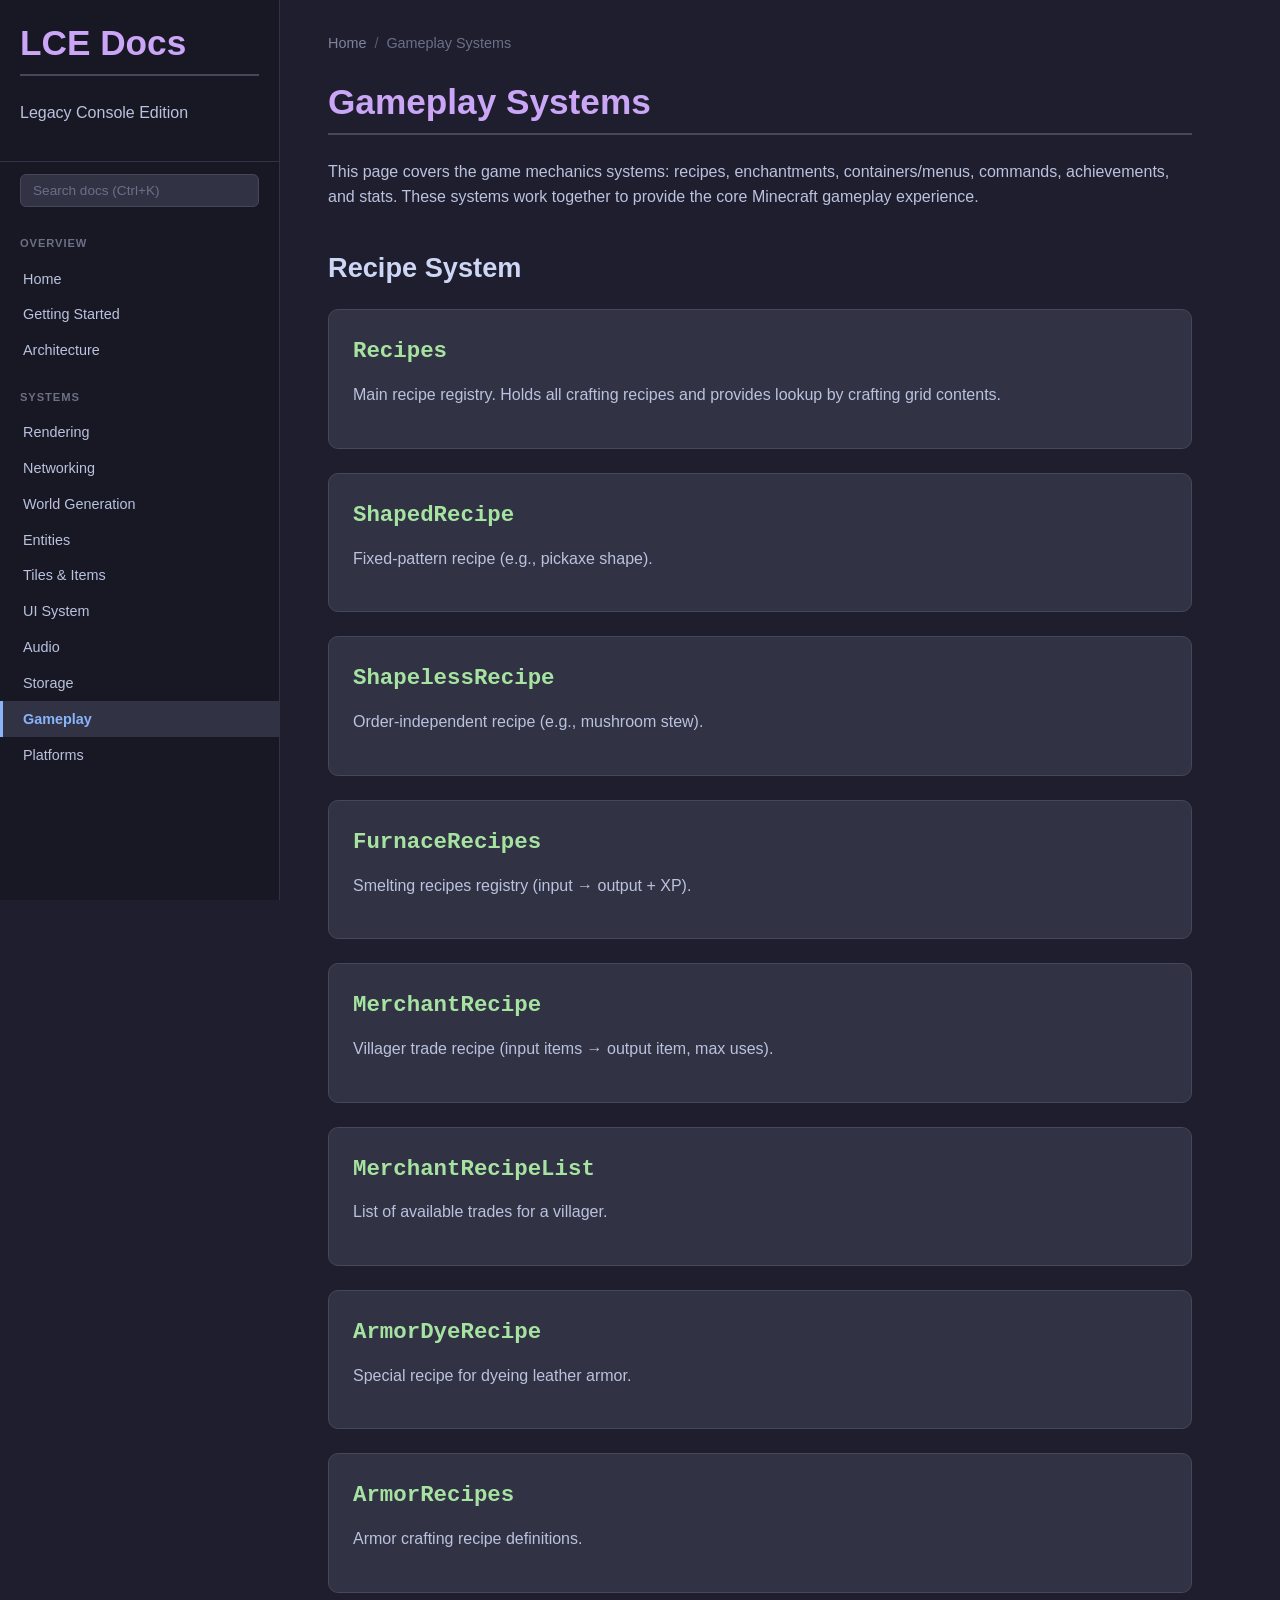
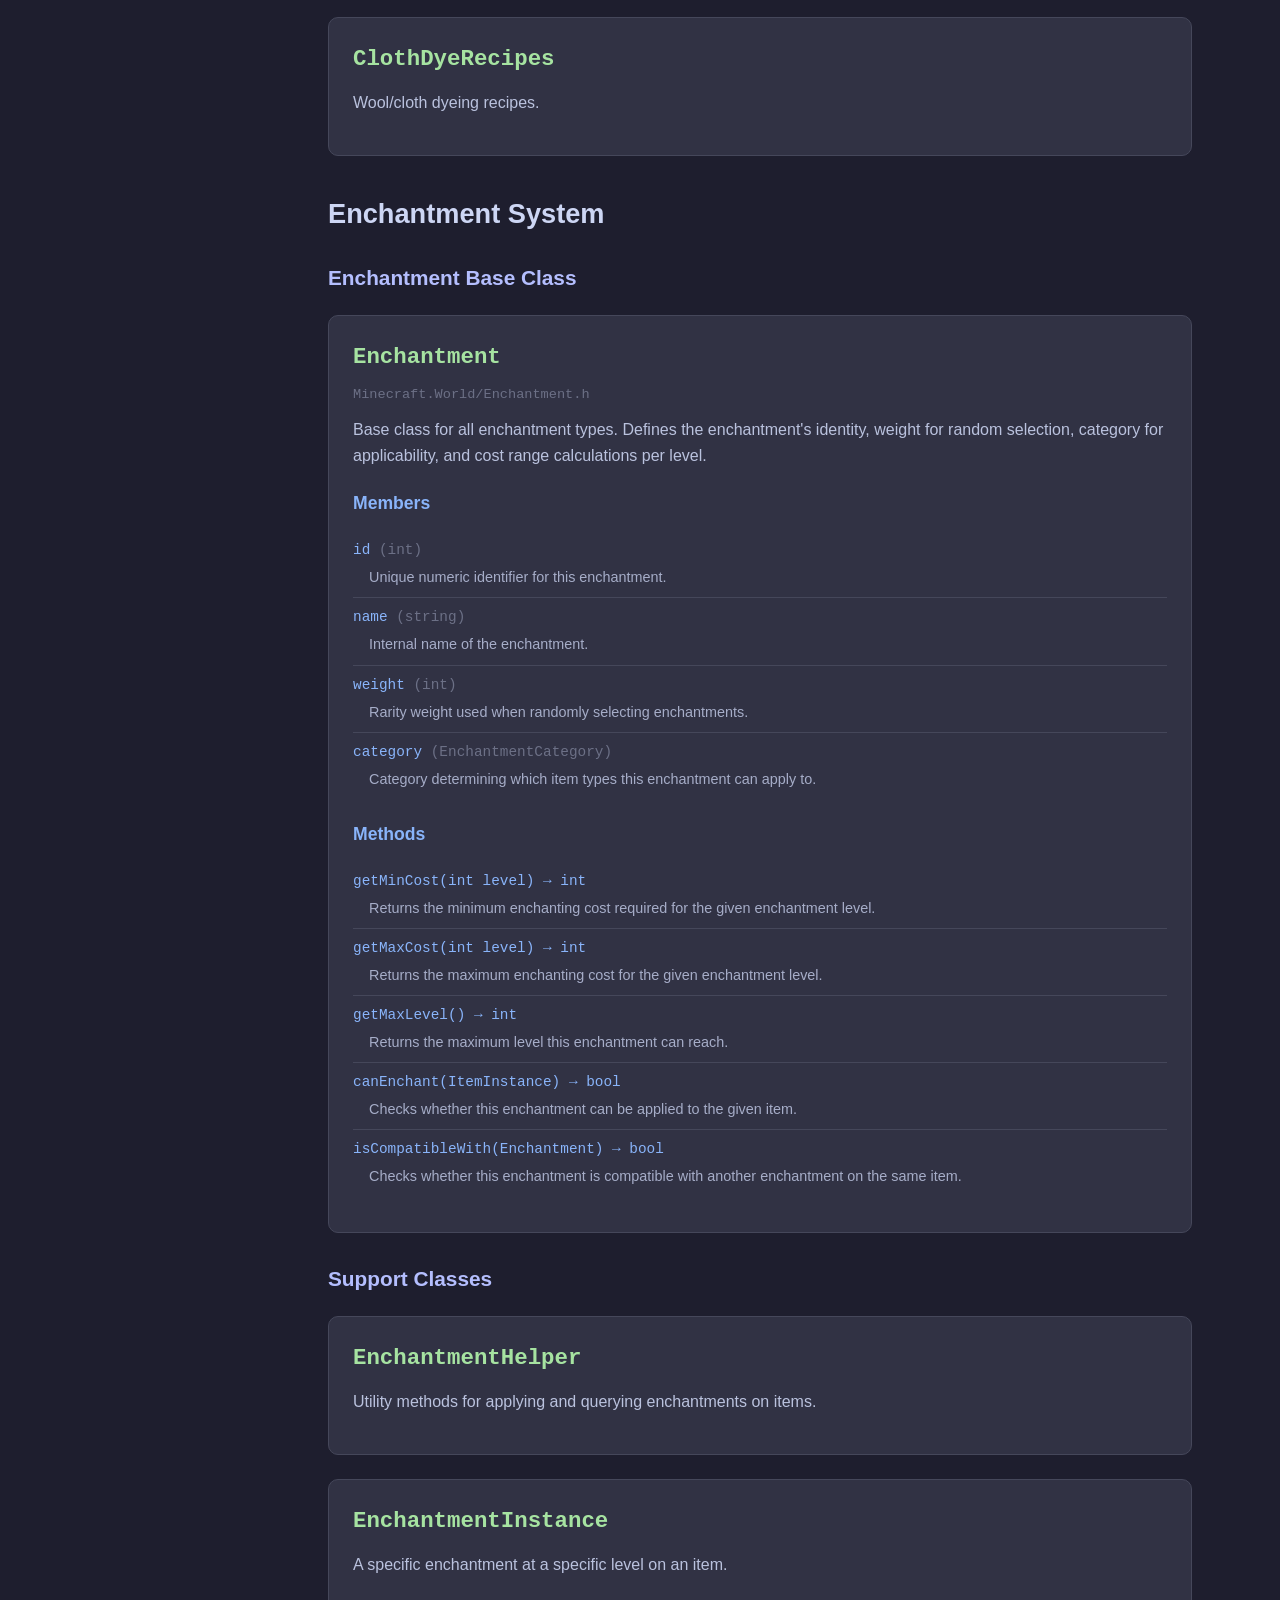
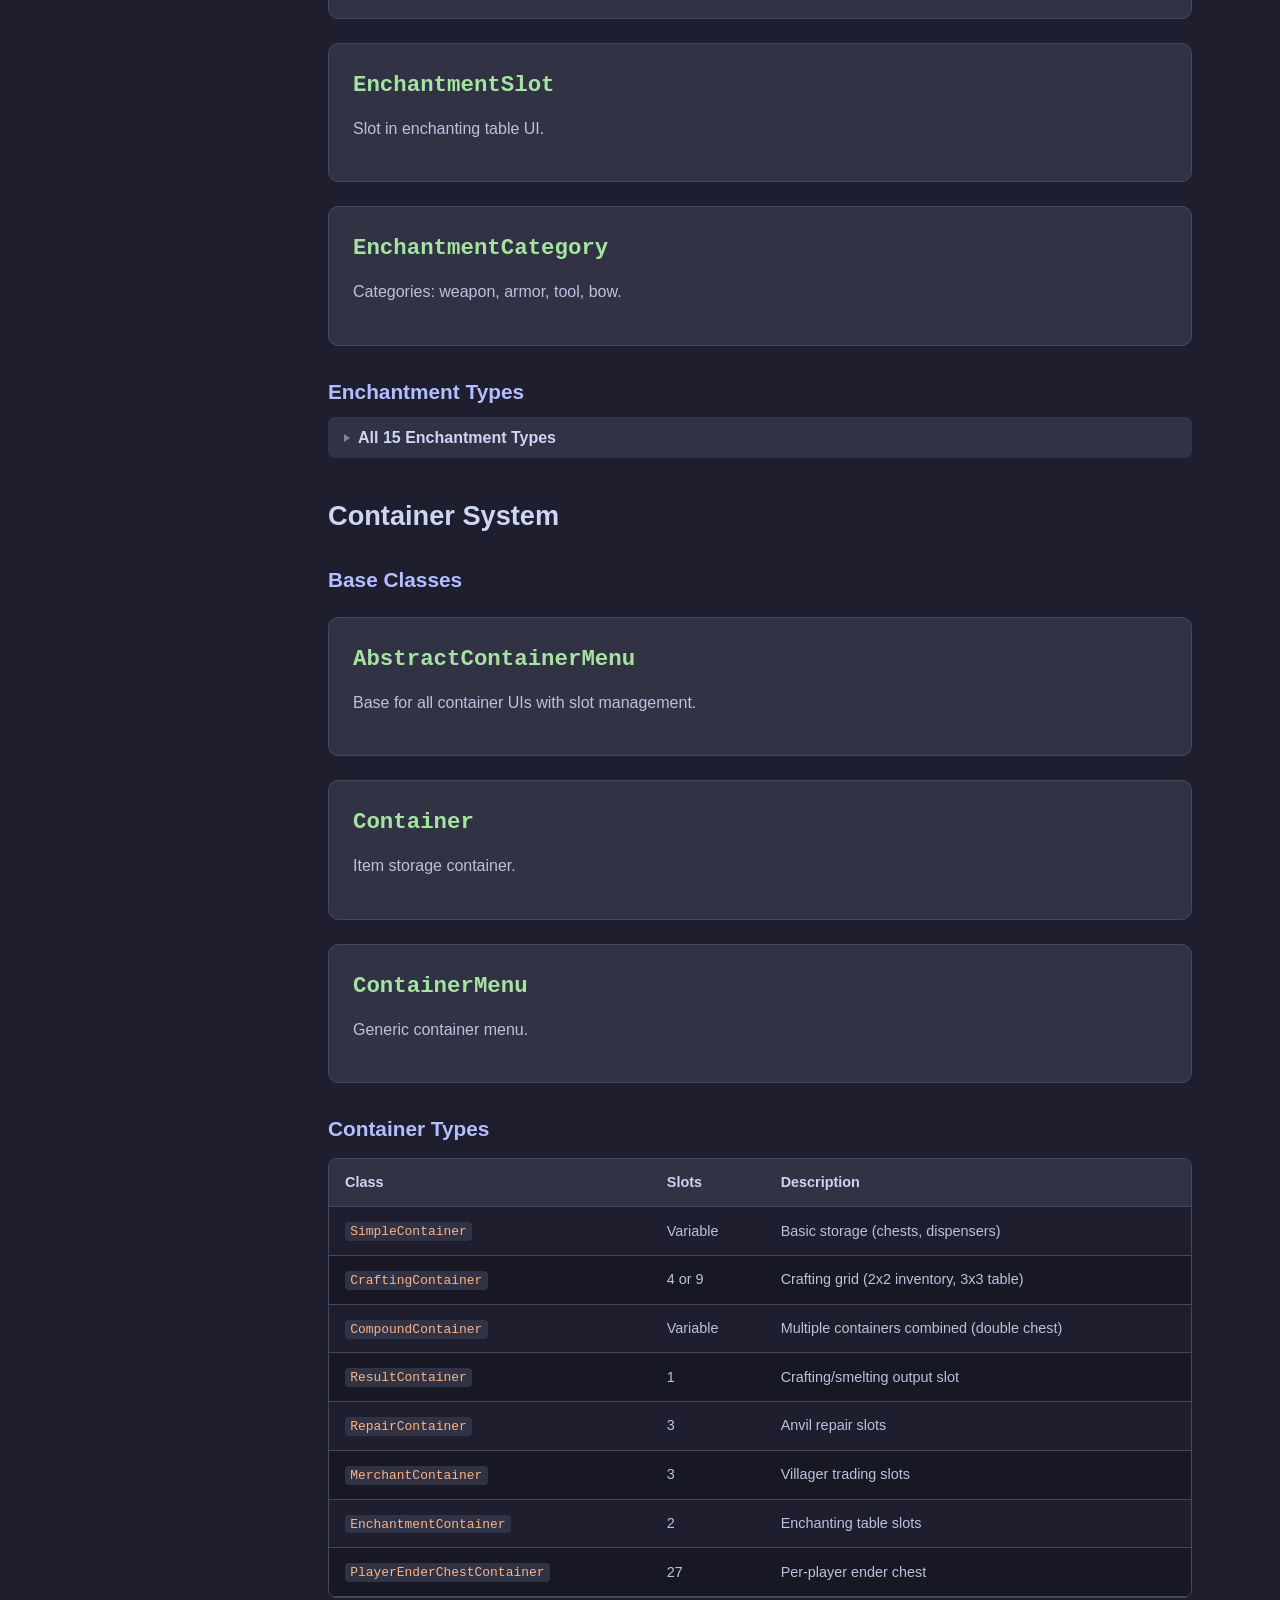
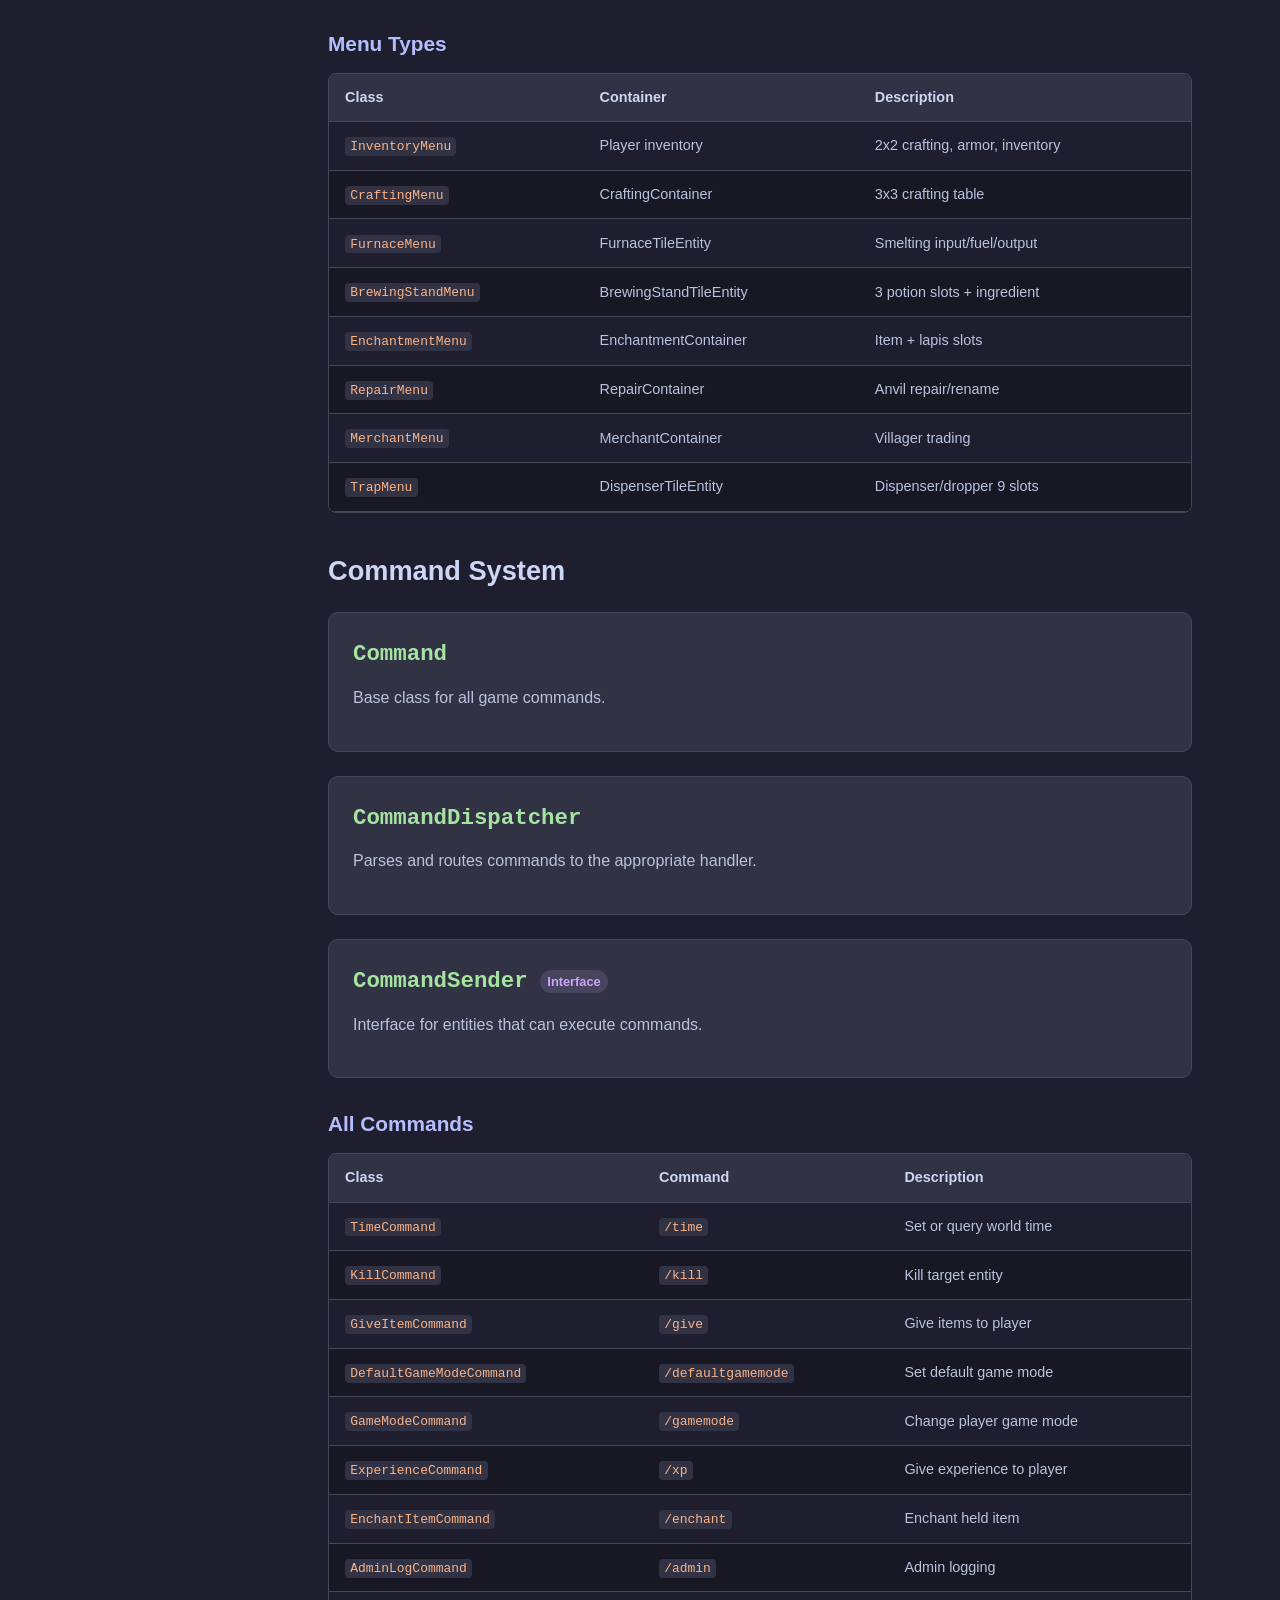
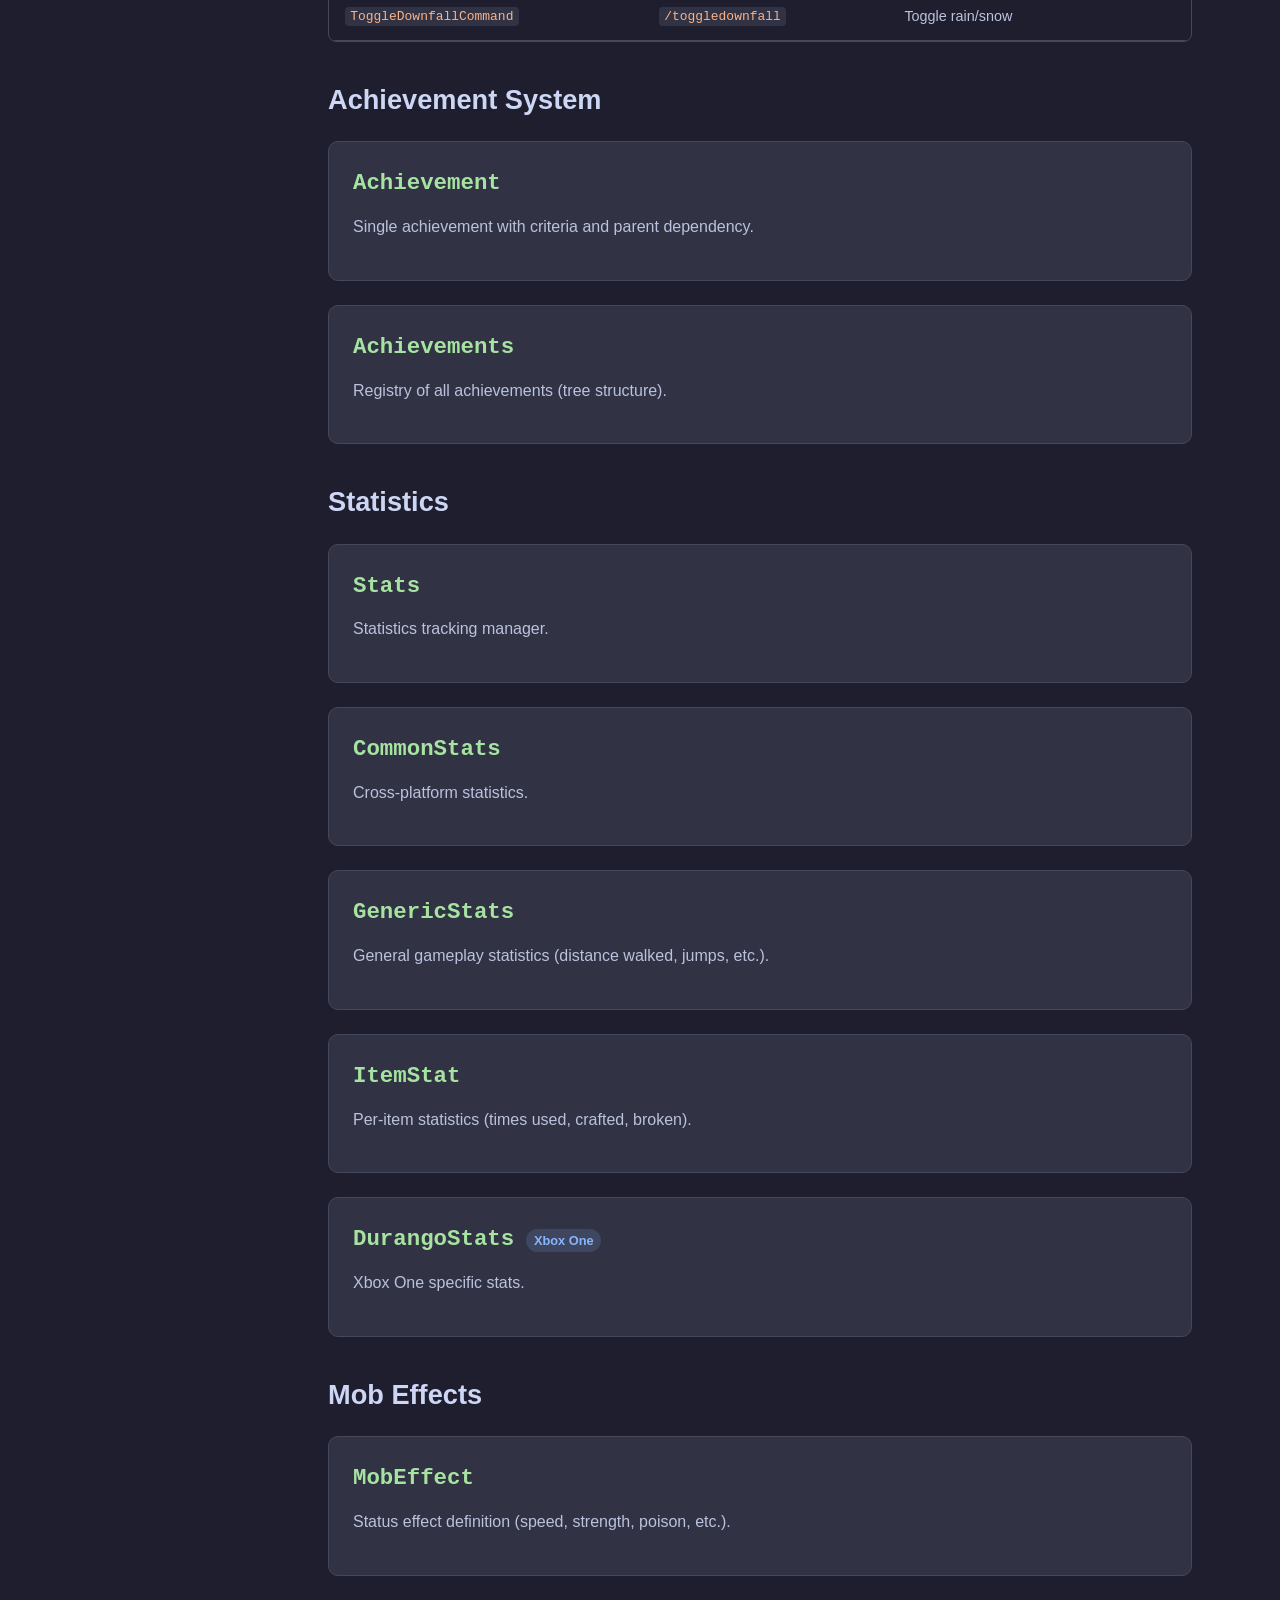
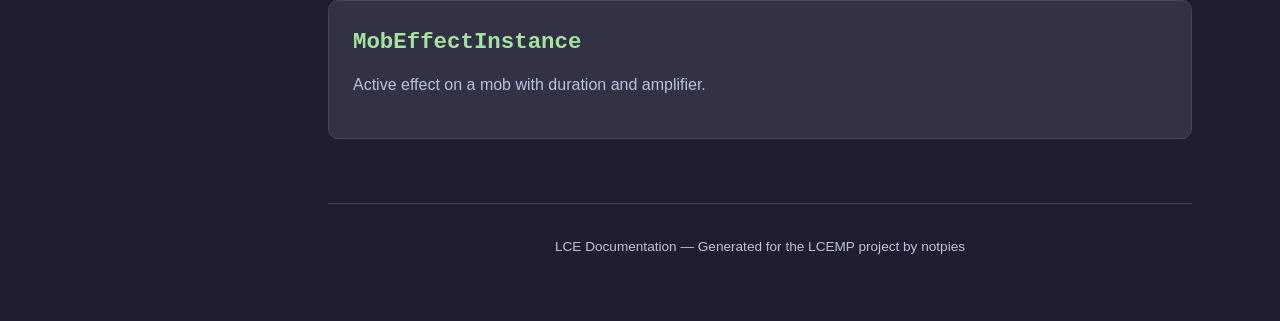
<file: gameplay.html>
<!DOCTYPE html>
<html lang="en">
<head>
  <meta charset="UTF-8">
  <meta name="viewport" content="width=device-width, initial-scale=1.0">
  <title>Gameplay Systems - LCE Documentation</title>
  <link rel="stylesheet" href="css/style.css">
</head>
<body>
  <button class="hamburger" aria-label="Toggle navigation">
    <span></span><span></span><span></span>
  </button>
  <div class="site-wrapper">
    <aside class="sidebar">
      <div class="sidebar-header">
        <h1 class="sidebar-title">LCE Docs</h1>
        <p class="sidebar-subtitle">Legacy Console Edition</p>
      </div>
      <div class="sidebar-search">
        <input type="text" placeholder="Search docs (Ctrl+K)" id="sidebar-search-input" autocomplete="off">
      </div>
      <nav class="sidebar-nav">
        <div class="nav-section">
          <div class="nav-section-title">Overview</div>
          <a href="index.html" class="nav-link">Home</a>
          <a href="getting-started.html" class="nav-link">Getting Started</a>
          <a href="architecture.html" class="nav-link">Architecture</a>
        </div>
        <div class="nav-section">
          <div class="nav-section-title">Systems</div>
          <a href="rendering.html" class="nav-link">Rendering</a>
          <a href="networking.html" class="nav-link">Networking</a>
          <a href="world-gen.html" class="nav-link">World Generation</a>
          <a href="entities.html" class="nav-link">Entities</a>
          <a href="tiles-items.html" class="nav-link">Tiles &amp; Items</a>
          <a href="ui-system.html" class="nav-link">UI System</a>
          <a href="audio.html" class="nav-link">Audio</a>
          <a href="storage.html" class="nav-link">Storage</a>
          <a href="gameplay.html" class="nav-link active">Gameplay</a>
          <a href="platforms.html" class="nav-link">Platforms</a>
        </div>
      </nav>
    </aside>
    <main class="main-content">

      <div class="breadcrumbs"><a href="index.html">Home</a> <span class="separator">/</span> Gameplay Systems</div>

      <h1>Gameplay Systems</h1>
      <p>This page covers the game mechanics systems: recipes, enchantments, containers/menus, commands, achievements, and stats. These systems work together to provide the core Minecraft gameplay experience.</p>

      <!-- ============================================================
           Recipe System
           ============================================================ -->
      <section id="recipes">
        <h2>Recipe System</h2>

        <div class="class-card">
          <div class="class-header">
            <span class="class-name">Recipes</span>
          </div>
          <div class="class-description">
            <p>Main recipe registry. Holds all crafting recipes and provides lookup by crafting grid contents.</p>
          </div>
        </div>

        <div class="class-card">
          <div class="class-header">
            <span class="class-name">ShapedRecipe</span>
          </div>
          <div class="class-description">
            <p>Fixed-pattern recipe (e.g., pickaxe shape).</p>
          </div>
        </div>

        <div class="class-card">
          <div class="class-header">
            <span class="class-name">ShapelessRecipe</span>
          </div>
          <div class="class-description">
            <p>Order-independent recipe (e.g., mushroom stew).</p>
          </div>
        </div>

        <div class="class-card">
          <div class="class-header">
            <span class="class-name">FurnaceRecipes</span>
          </div>
          <div class="class-description">
            <p>Smelting recipes registry (input &rarr; output + XP).</p>
          </div>
        </div>

        <div class="class-card">
          <div class="class-header">
            <span class="class-name">MerchantRecipe</span>
          </div>
          <div class="class-description">
            <p>Villager trade recipe (input items &rarr; output item, max uses).</p>
          </div>
        </div>

        <div class="class-card">
          <div class="class-header">
            <span class="class-name">MerchantRecipeList</span>
          </div>
          <div class="class-description">
            <p>List of available trades for a villager.</p>
          </div>
        </div>

        <div class="class-card">
          <div class="class-header">
            <span class="class-name">ArmorDyeRecipe</span>
          </div>
          <div class="class-description">
            <p>Special recipe for dyeing leather armor.</p>
          </div>
        </div>

        <div class="class-card">
          <div class="class-header">
            <span class="class-name">ArmorRecipes</span>
          </div>
          <div class="class-description">
            <p>Armor crafting recipe definitions.</p>
          </div>
        </div>

        <div class="class-card">
          <div class="class-header">
            <span class="class-name">ClothDyeRecipes</span>
          </div>
          <div class="class-description">
            <p>Wool/cloth dyeing recipes.</p>
          </div>
        </div>
      </section>

      <!-- ============================================================
           Enchantment System
           ============================================================ -->
      <section id="enchantments">
        <h2>Enchantment System</h2>

        <h3>Enchantment Base Class</h3>

        <div class="class-card">
          <div class="class-header">
            <span class="class-name">Enchantment</span>
          </div>
          <div class="class-meta">Minecraft.World/Enchantment.h</div>
          <div class="class-description">
            <p>Base class for all enchantment types. Defines the enchantment's identity, weight for random selection, category for applicability, and cost range calculations per level.</p>

            <h4>Members</h4>
            <dl class="member-list">
              <dt>id <span class="text-overlay0">(int)</span></dt>
              <dd>Unique numeric identifier for this enchantment.</dd>
              <dt>name <span class="text-overlay0">(string)</span></dt>
              <dd>Internal name of the enchantment.</dd>
              <dt>weight <span class="text-overlay0">(int)</span></dt>
              <dd>Rarity weight used when randomly selecting enchantments.</dd>
              <dt>category <span class="text-overlay0">(EnchantmentCategory)</span></dt>
              <dd>Category determining which item types this enchantment can apply to.</dd>
            </dl>

            <h4>Methods</h4>
            <dl class="method-list">
              <dt>getMinCost(int level) &rarr; int</dt>
              <dd>Returns the minimum enchanting cost required for the given enchantment level.</dd>
              <dt>getMaxCost(int level) &rarr; int</dt>
              <dd>Returns the maximum enchanting cost for the given enchantment level.</dd>
              <dt>getMaxLevel() &rarr; int</dt>
              <dd>Returns the maximum level this enchantment can reach.</dd>
              <dt>canEnchant(ItemInstance) &rarr; bool</dt>
              <dd>Checks whether this enchantment can be applied to the given item.</dd>
              <dt>isCompatibleWith(Enchantment) &rarr; bool</dt>
              <dd>Checks whether this enchantment is compatible with another enchantment on the same item.</dd>
            </dl>
          </div>
        </div>

        <h3>Support Classes</h3>

        <div class="class-card">
          <div class="class-header">
            <span class="class-name">EnchantmentHelper</span>
          </div>
          <div class="class-description">
            <p>Utility methods for applying and querying enchantments on items.</p>
          </div>
        </div>

        <div class="class-card">
          <div class="class-header">
            <span class="class-name">EnchantmentInstance</span>
          </div>
          <div class="class-description">
            <p>A specific enchantment at a specific level on an item.</p>
          </div>
        </div>

        <div class="class-card">
          <div class="class-header">
            <span class="class-name">EnchantmentSlot</span>
          </div>
          <div class="class-description">
            <p>Slot in enchanting table UI.</p>
          </div>
        </div>

        <div class="class-card">
          <div class="class-header">
            <span class="class-name">EnchantmentCategory</span>
          </div>
          <div class="class-description">
            <p>Categories: weapon, armor, tool, bow.</p>
          </div>
        </div>

        <h3>Enchantment Types</h3>

        <details>
          <summary>All 15 Enchantment Types</summary>
          <div class="details-content">
            <div class="table-wrapper">
              <table>
                <thead>
                  <tr>
                    <th>Class</th>
                    <th>Name</th>
                    <th>Applies To</th>
                    <th>Max Level</th>
                    <th>Description</th>
                  </tr>
                </thead>
                <tbody>
                  <tr>
                    <td><code>ProtectionEnchantment</code></td>
                    <td>Protection</td>
                    <td>Armor</td>
                    <td>IV</td>
                    <td>Reduces damage from most sources</td>
                  </tr>
                  <tr>
                    <td><code>DamageEnchantment</code></td>
                    <td>Sharpness/Smite/Bane</td>
                    <td>Weapon</td>
                    <td>V</td>
                    <td>Increases melee damage</td>
                  </tr>
                  <tr>
                    <td><code>KnockbackEnchantment</code></td>
                    <td>Knockback</td>
                    <td>Weapon</td>
                    <td>II</td>
                    <td>Increases knockback on hit</td>
                  </tr>
                  <tr>
                    <td><code>FireAspectEnchantment</code></td>
                    <td>Fire Aspect</td>
                    <td>Weapon</td>
                    <td>II</td>
                    <td>Sets target on fire</td>
                  </tr>
                  <tr>
                    <td><code>LootBonusEnchantment</code></td>
                    <td>Looting/Fortune</td>
                    <td>Weapon/Tool</td>
                    <td>III</td>
                    <td>Increases drop rates</td>
                  </tr>
                  <tr>
                    <td><code>DiggingEnchantment</code></td>
                    <td>Efficiency</td>
                    <td>Tool</td>
                    <td>V</td>
                    <td>Increases mining speed</td>
                  </tr>
                  <tr>
                    <td><code>UntouchingEnchantment</code></td>
                    <td>Silk Touch</td>
                    <td>Tool</td>
                    <td>I</td>
                    <td>Drops block itself</td>
                  </tr>
                  <tr>
                    <td><code>DigDurabilityEnchantment</code></td>
                    <td>Unbreaking</td>
                    <td>Any</td>
                    <td>III</td>
                    <td>Reduces durability loss</td>
                  </tr>
                  <tr>
                    <td><code>ArrowDamageEnchantment</code></td>
                    <td>Power</td>
                    <td>Bow</td>
                    <td>V</td>
                    <td>Increases arrow damage</td>
                  </tr>
                  <tr>
                    <td><code>ArrowKnockbackEnchantment</code></td>
                    <td>Punch</td>
                    <td>Bow</td>
                    <td>II</td>
                    <td>Increases arrow knockback</td>
                  </tr>
                  <tr>
                    <td><code>ArrowFireEnchantment</code></td>
                    <td>Flame</td>
                    <td>Bow</td>
                    <td>I</td>
                    <td>Arrows set fire</td>
                  </tr>
                  <tr>
                    <td><code>ArrowInfiniteEnchantment</code></td>
                    <td>Infinity</td>
                    <td>Bow</td>
                    <td>I</td>
                    <td>Infinite arrows (needs 1)</td>
                  </tr>
                  <tr>
                    <td><code>OxygenEnchantment</code></td>
                    <td>Respiration</td>
                    <td>Helmet</td>
                    <td>III</td>
                    <td>Extends underwater breathing</td>
                  </tr>
                  <tr>
                    <td><code>WaterWorkerEnchantment</code></td>
                    <td>Aqua Affinity</td>
                    <td>Helmet</td>
                    <td>I</td>
                    <td>Normal mining speed underwater</td>
                  </tr>
                  <tr>
                    <td><code>ThornsEnchantment</code></td>
                    <td>Thorns</td>
                    <td>Armor</td>
                    <td>III</td>
                    <td>Damages attackers</td>
                  </tr>
                </tbody>
              </table>
            </div>
          </div>
        </details>
      </section>

      <!-- ============================================================
           Container System
           ============================================================ -->
      <section id="containers">
        <h2>Container System</h2>

        <h3>Base Classes</h3>

        <div class="class-card">
          <div class="class-header">
            <span class="class-name">AbstractContainerMenu</span>
          </div>
          <div class="class-description">
            <p>Base for all container UIs with slot management.</p>
          </div>
        </div>

        <div class="class-card">
          <div class="class-header">
            <span class="class-name">Container</span>
          </div>
          <div class="class-description">
            <p>Item storage container.</p>
          </div>
        </div>

        <div class="class-card">
          <div class="class-header">
            <span class="class-name">ContainerMenu</span>
          </div>
          <div class="class-description">
            <p>Generic container menu.</p>
          </div>
        </div>

        <h3>Container Types</h3>

        <div class="table-wrapper">
          <table>
            <thead>
              <tr>
                <th>Class</th>
                <th>Slots</th>
                <th>Description</th>
              </tr>
            </thead>
            <tbody>
              <tr>
                <td><code>SimpleContainer</code></td>
                <td>Variable</td>
                <td>Basic storage (chests, dispensers)</td>
              </tr>
              <tr>
                <td><code>CraftingContainer</code></td>
                <td>4 or 9</td>
                <td>Crafting grid (2x2 inventory, 3x3 table)</td>
              </tr>
              <tr>
                <td><code>CompoundContainer</code></td>
                <td>Variable</td>
                <td>Multiple containers combined (double chest)</td>
              </tr>
              <tr>
                <td><code>ResultContainer</code></td>
                <td>1</td>
                <td>Crafting/smelting output slot</td>
              </tr>
              <tr>
                <td><code>RepairContainer</code></td>
                <td>3</td>
                <td>Anvil repair slots</td>
              </tr>
              <tr>
                <td><code>MerchantContainer</code></td>
                <td>3</td>
                <td>Villager trading slots</td>
              </tr>
              <tr>
                <td><code>EnchantmentContainer</code></td>
                <td>2</td>
                <td>Enchanting table slots</td>
              </tr>
              <tr>
                <td><code>PlayerEnderChestContainer</code></td>
                <td>27</td>
                <td>Per-player ender chest</td>
              </tr>
            </tbody>
          </table>
        </div>

        <h3>Menu Types</h3>

        <div class="table-wrapper">
          <table>
            <thead>
              <tr>
                <th>Class</th>
                <th>Container</th>
                <th>Description</th>
              </tr>
            </thead>
            <tbody>
              <tr>
                <td><code>InventoryMenu</code></td>
                <td>Player inventory</td>
                <td>2x2 crafting, armor, inventory</td>
              </tr>
              <tr>
                <td><code>CraftingMenu</code></td>
                <td>CraftingContainer</td>
                <td>3x3 crafting table</td>
              </tr>
              <tr>
                <td><code>FurnaceMenu</code></td>
                <td>FurnaceTileEntity</td>
                <td>Smelting input/fuel/output</td>
              </tr>
              <tr>
                <td><code>BrewingStandMenu</code></td>
                <td>BrewingStandTileEntity</td>
                <td>3 potion slots + ingredient</td>
              </tr>
              <tr>
                <td><code>EnchantmentMenu</code></td>
                <td>EnchantmentContainer</td>
                <td>Item + lapis slots</td>
              </tr>
              <tr>
                <td><code>RepairMenu</code></td>
                <td>RepairContainer</td>
                <td>Anvil repair/rename</td>
              </tr>
              <tr>
                <td><code>MerchantMenu</code></td>
                <td>MerchantContainer</td>
                <td>Villager trading</td>
              </tr>
              <tr>
                <td><code>TrapMenu</code></td>
                <td>DispenserTileEntity</td>
                <td>Dispenser/dropper 9 slots</td>
              </tr>
            </tbody>
          </table>
        </div>
      </section>

      <!-- ============================================================
           Command System
           ============================================================ -->
      <section id="commands">
        <h2>Command System</h2>

        <div class="class-card">
          <div class="class-header">
            <span class="class-name">Command</span>
          </div>
          <div class="class-description">
            <p>Base class for all game commands.</p>
          </div>
        </div>

        <div class="class-card">
          <div class="class-header">
            <span class="class-name">CommandDispatcher</span>
          </div>
          <div class="class-description">
            <p>Parses and routes commands to the appropriate handler.</p>
          </div>
        </div>

        <div class="class-card">
          <div class="class-header">
            <span class="class-name">CommandSender</span>
            <span class="badge badge-type">Interface</span>
          </div>
          <div class="class-description">
            <p>Interface for entities that can execute commands.</p>
          </div>
        </div>

        <h3>All Commands</h3>

        <div class="table-wrapper">
          <table>
            <thead>
              <tr>
                <th>Class</th>
                <th>Command</th>
                <th>Description</th>
              </tr>
            </thead>
            <tbody>
              <tr>
                <td><code>TimeCommand</code></td>
                <td><code>/time</code></td>
                <td>Set or query world time</td>
              </tr>
              <tr>
                <td><code>KillCommand</code></td>
                <td><code>/kill</code></td>
                <td>Kill target entity</td>
              </tr>
              <tr>
                <td><code>GiveItemCommand</code></td>
                <td><code>/give</code></td>
                <td>Give items to player</td>
              </tr>
              <tr>
                <td><code>DefaultGameModeCommand</code></td>
                <td><code>/defaultgamemode</code></td>
                <td>Set default game mode</td>
              </tr>
              <tr>
                <td><code>GameModeCommand</code></td>
                <td><code>/gamemode</code></td>
                <td>Change player game mode</td>
              </tr>
              <tr>
                <td><code>ExperienceCommand</code></td>
                <td><code>/xp</code></td>
                <td>Give experience to player</td>
              </tr>
              <tr>
                <td><code>EnchantItemCommand</code></td>
                <td><code>/enchant</code></td>
                <td>Enchant held item</td>
              </tr>
              <tr>
                <td><code>AdminLogCommand</code></td>
                <td><code>/admin</code></td>
                <td>Admin logging</td>
              </tr>
              <tr>
                <td><code>ToggleDownfallCommand</code></td>
                <td><code>/toggledownfall</code></td>
                <td>Toggle rain/snow</td>
              </tr>
            </tbody>
          </table>
        </div>
      </section>

      <!-- ============================================================
           Achievement System
           ============================================================ -->
      <section id="achievements">
        <h2>Achievement System</h2>

        <div class="class-card">
          <div class="class-header">
            <span class="class-name">Achievement</span>
          </div>
          <div class="class-description">
            <p>Single achievement with criteria and parent dependency.</p>
          </div>
        </div>

        <div class="class-card">
          <div class="class-header">
            <span class="class-name">Achievements</span>
          </div>
          <div class="class-description">
            <p>Registry of all achievements (tree structure).</p>
          </div>
        </div>
      </section>

      <!-- ============================================================
           Statistics
           ============================================================ -->
      <section id="stats">
        <h2>Statistics</h2>

        <div class="class-card">
          <div class="class-header">
            <span class="class-name">Stats</span>
          </div>
          <div class="class-description">
            <p>Statistics tracking manager.</p>
          </div>
        </div>

        <div class="class-card">
          <div class="class-header">
            <span class="class-name">CommonStats</span>
          </div>
          <div class="class-description">
            <p>Cross-platform statistics.</p>
          </div>
        </div>

        <div class="class-card">
          <div class="class-header">
            <span class="class-name">GenericStats</span>
          </div>
          <div class="class-description">
            <p>General gameplay statistics (distance walked, jumps, etc.).</p>
          </div>
        </div>

        <div class="class-card">
          <div class="class-header">
            <span class="class-name">ItemStat</span>
          </div>
          <div class="class-description">
            <p>Per-item statistics (times used, crafted, broken).</p>
          </div>
        </div>

        <div class="class-card">
          <div class="class-header">
            <span class="class-name">DurangoStats</span>
            <span class="badge badge-platform">Xbox One</span>
          </div>
          <div class="class-description">
            <p>Xbox One specific stats.</p>
          </div>
        </div>
      </section>

      <!-- ============================================================
           Mob Effects
           ============================================================ -->
      <section id="mob-effects">
        <h2>Mob Effects</h2>

        <div class="class-card">
          <div class="class-header">
            <span class="class-name">MobEffect</span>
          </div>
          <div class="class-description">
            <p>Status effect definition (speed, strength, poison, etc.).</p>
          </div>
        </div>

        <div class="class-card">
          <div class="class-header">
            <span class="class-name">MobEffectInstance</span>
          </div>
          <div class="class-description">
            <p>Active effect on a mob with duration and amplifier.</p>
          </div>
        </div>
      </section>

      <footer class="site-footer">
        <p>LCE Documentation &mdash; Generated for the LCEMP project by notpies</p>
      </footer>
    </main>
  </div>
  <div class="search-overlay" id="search-overlay">
    <div class="search-modal">
      <input type="text" class="search-input-large" id="search-input" placeholder="Search documentation..." autocomplete="off">
      <div class="search-results" id="search-results"></div>
    </div>
  </div>
  <script src="js/nav.js"></script>
  <script src="js/search.js"></script>
</body>
</html>
</file>
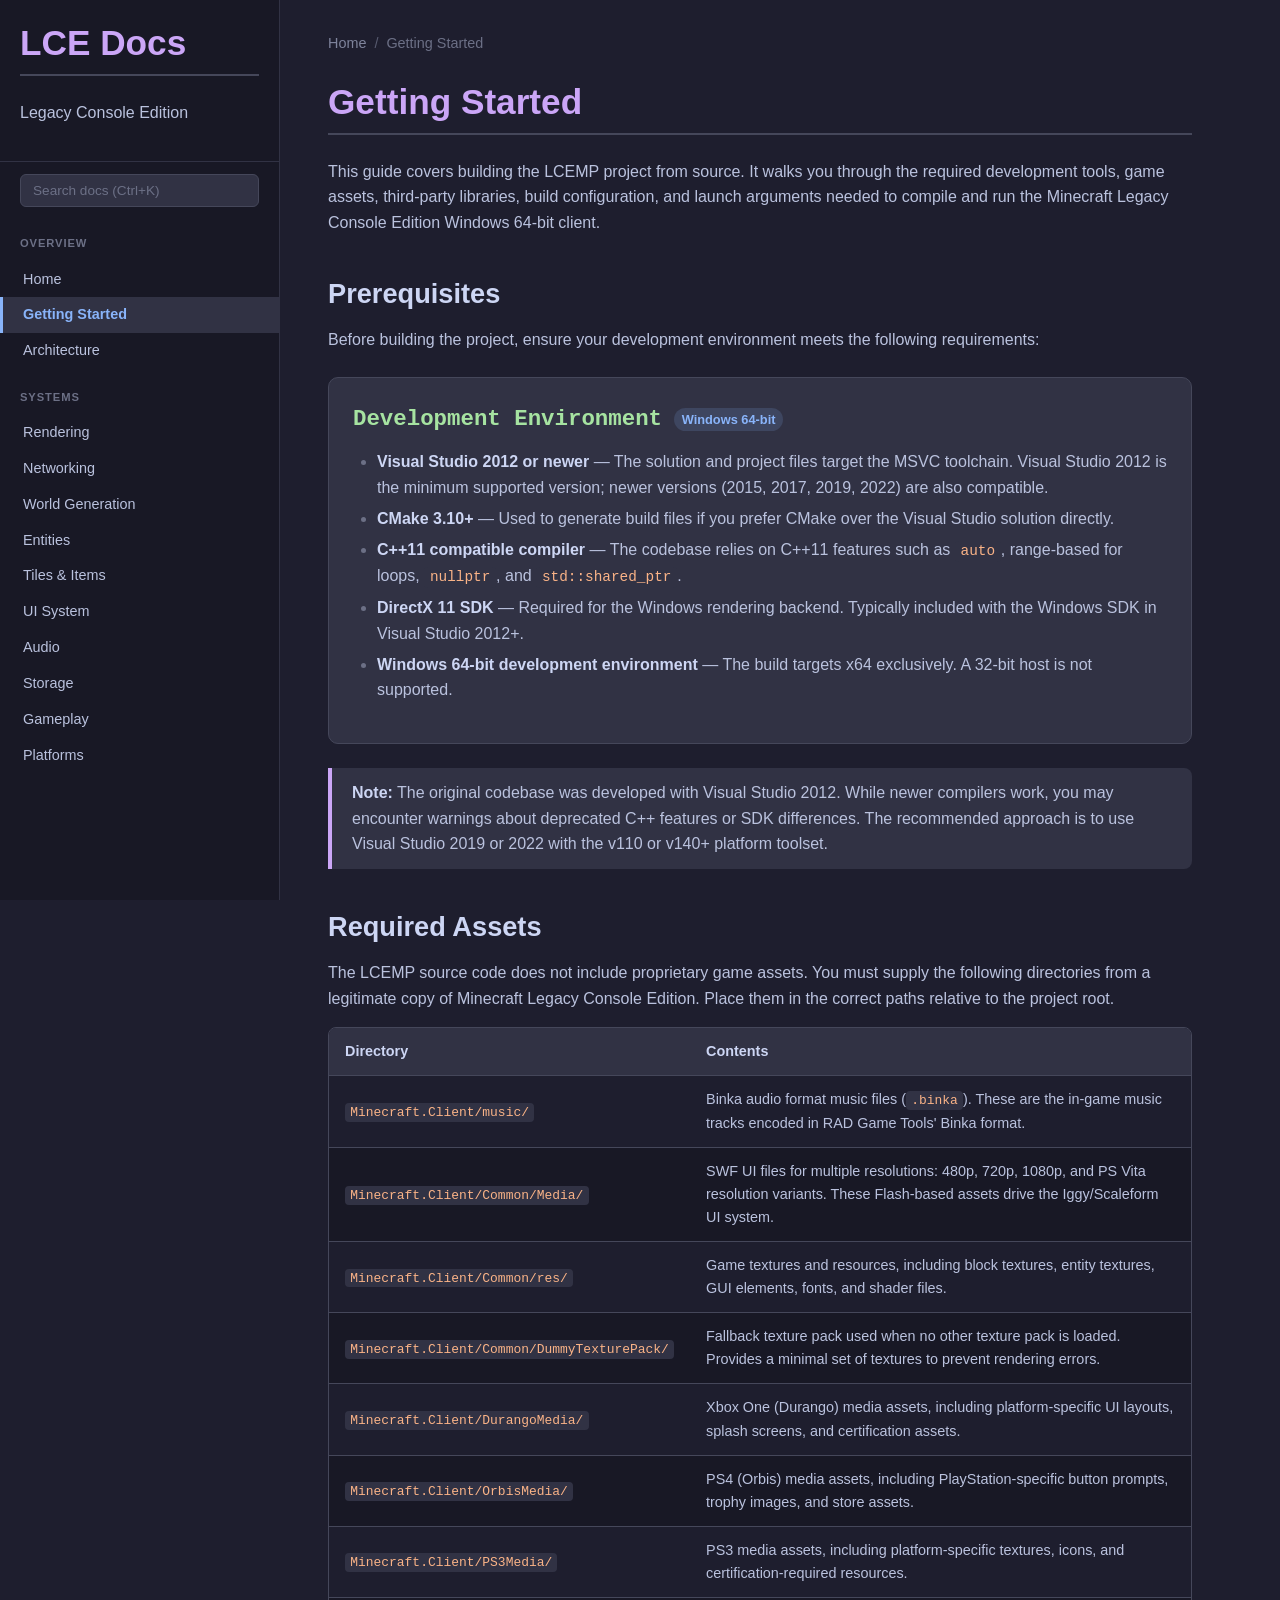
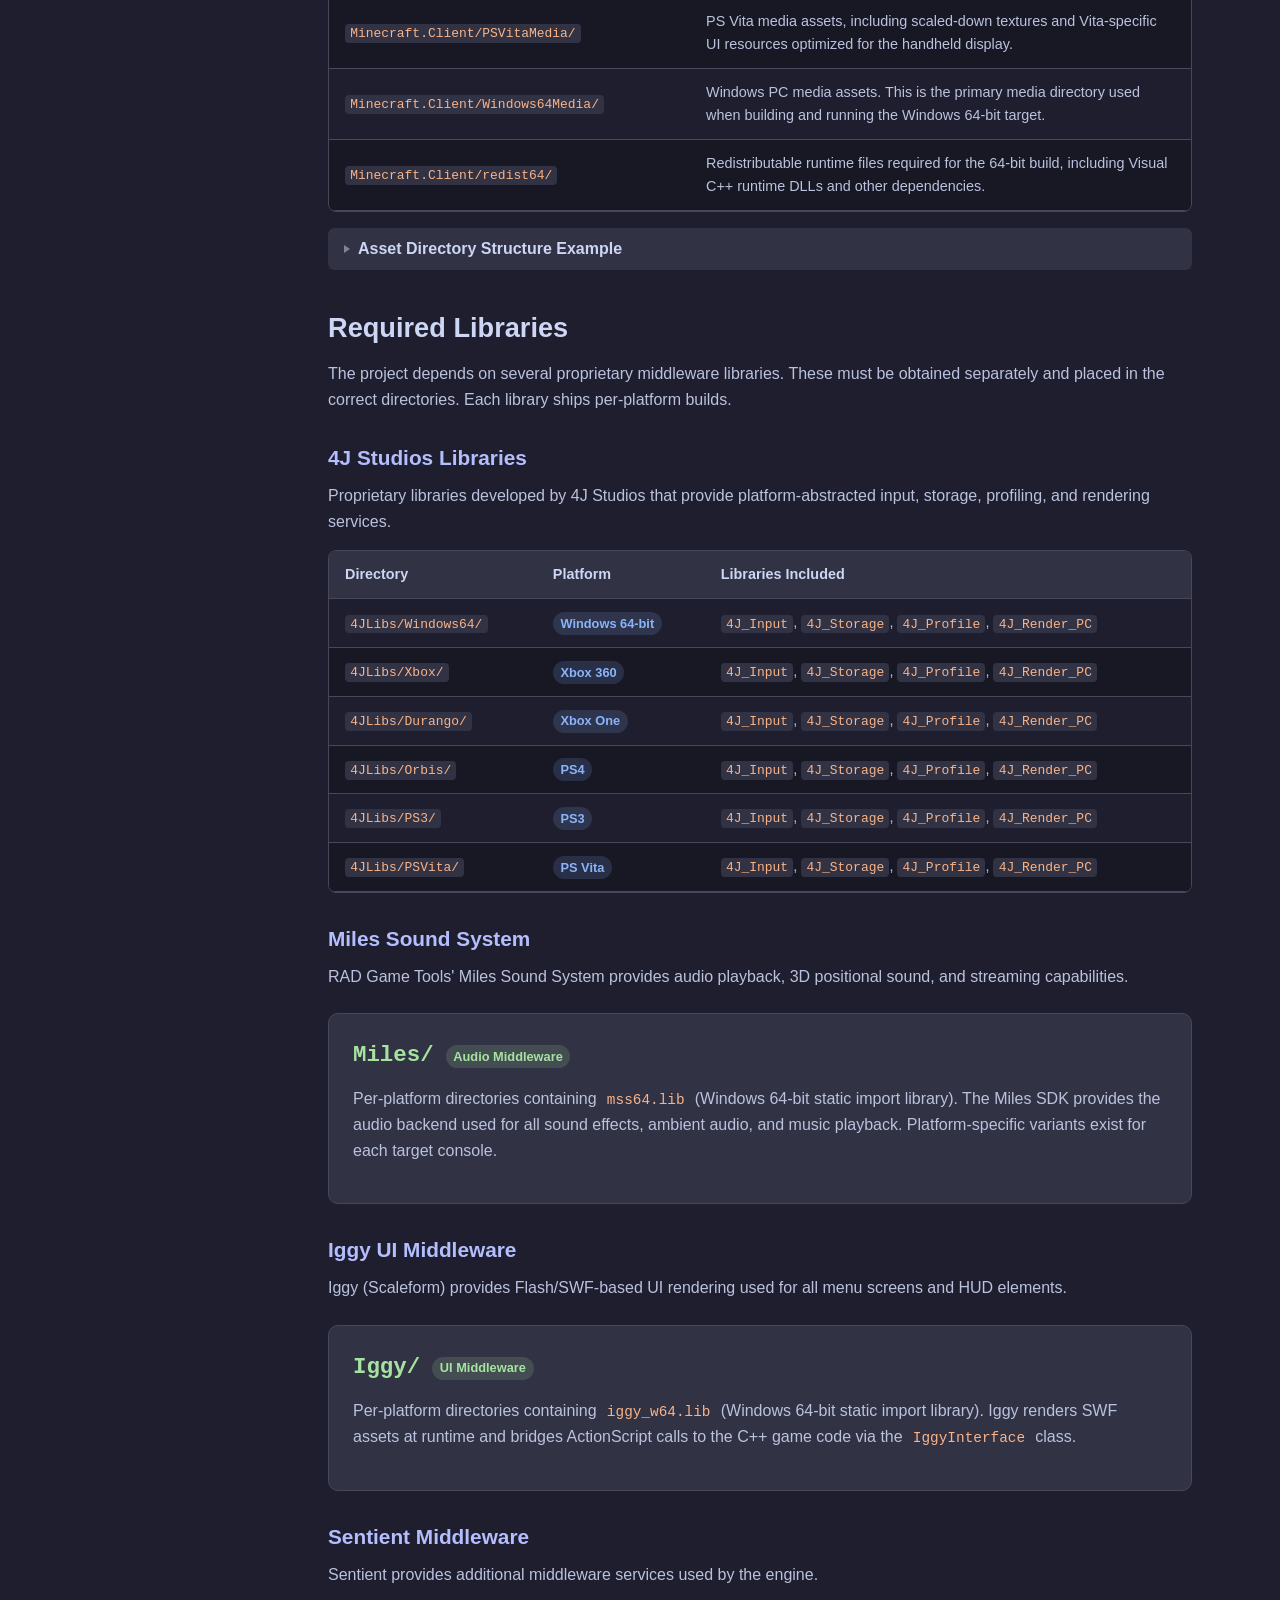
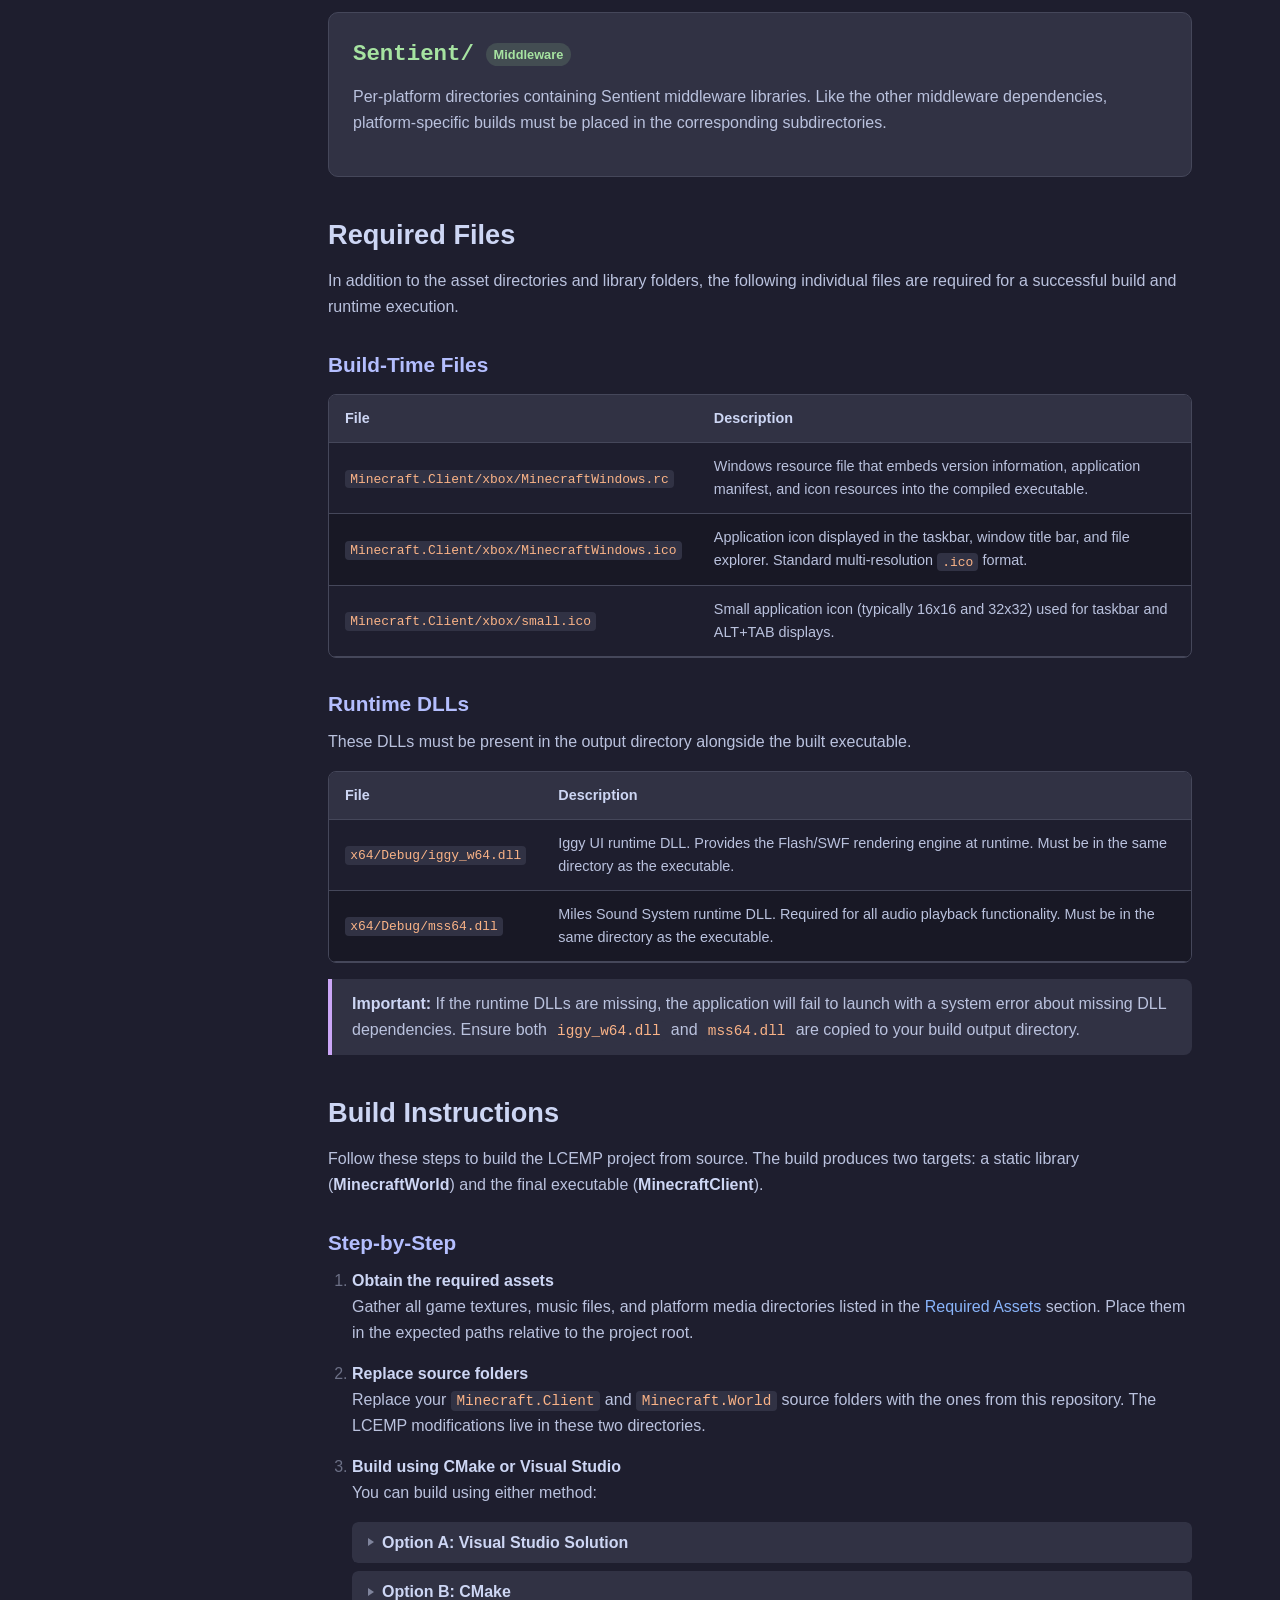
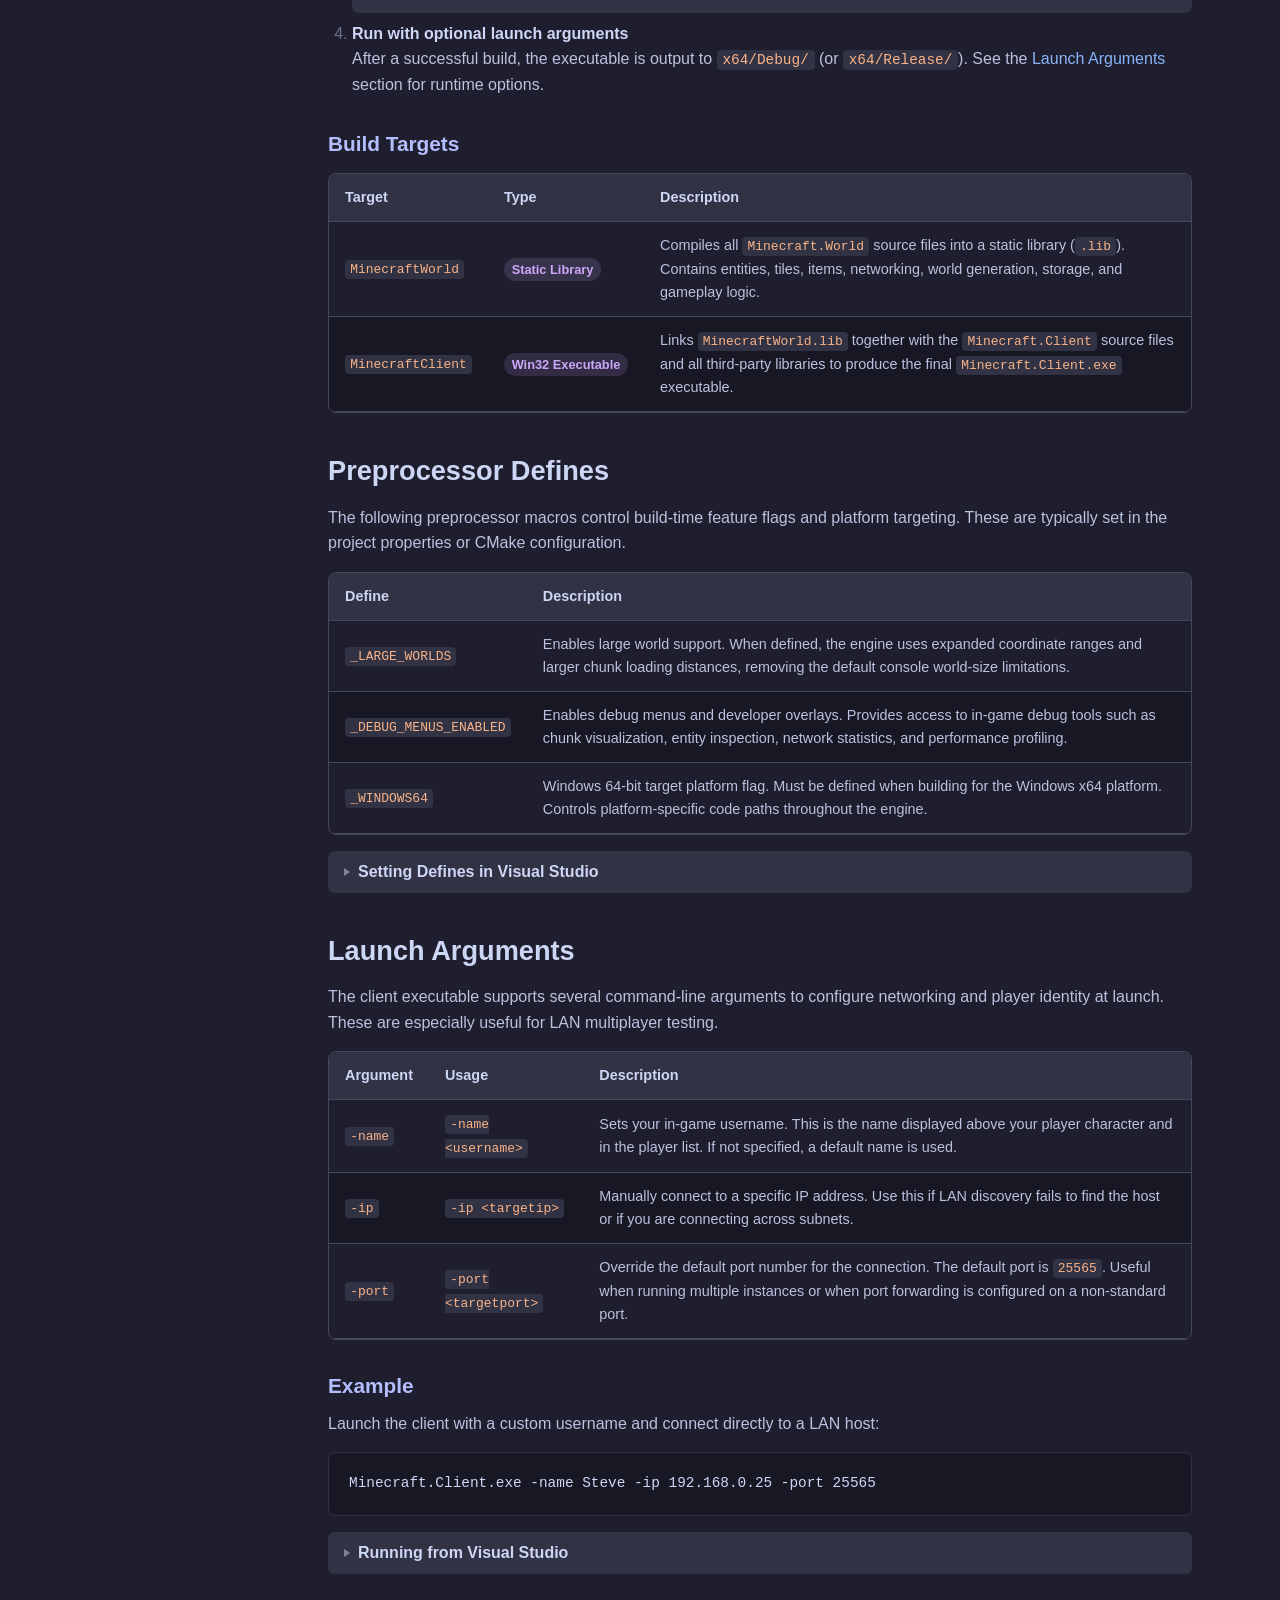
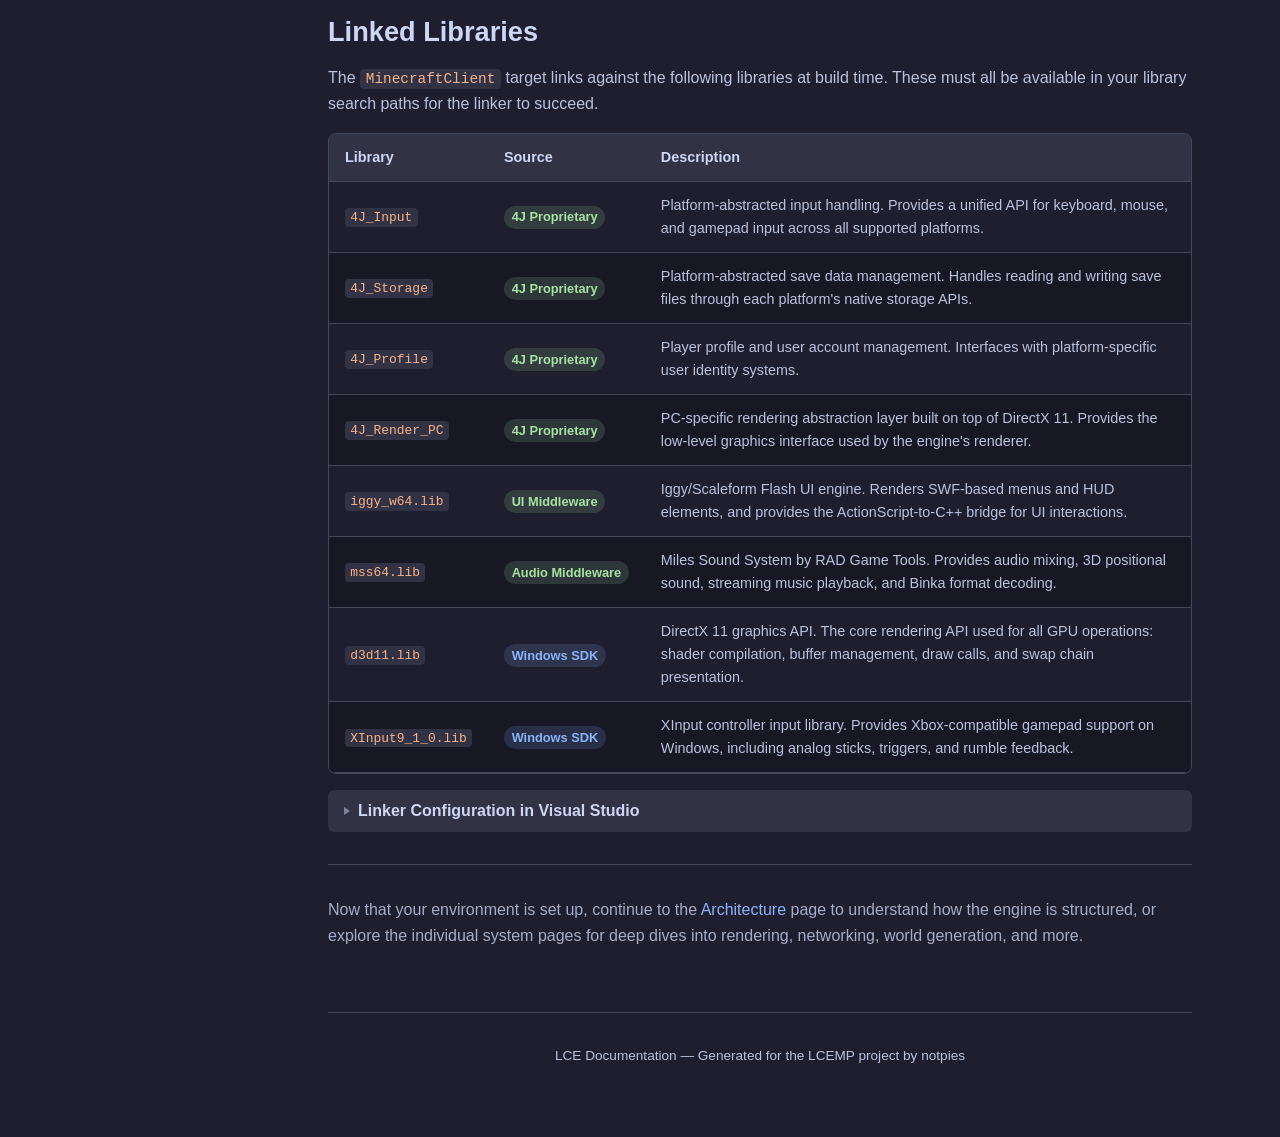
<file: getting-started.html>
<!DOCTYPE html>
<html lang="en">
<head>
  <meta charset="UTF-8">
  <meta name="viewport" content="width=device-width, initial-scale=1.0">
  <title>Getting Started - LCE Documentation</title>
  <link rel="stylesheet" href="css/style.css">
</head>
<body>
  <button class="hamburger" aria-label="Toggle navigation">
    <span></span><span></span><span></span>
  </button>
  <div class="site-wrapper">
    <aside class="sidebar">
      <div class="sidebar-header">
        <h1 class="sidebar-title">LCE Docs</h1>
        <p class="sidebar-subtitle">Legacy Console Edition</p>
      </div>
      <div class="sidebar-search">
        <input type="text" placeholder="Search docs (Ctrl+K)" id="sidebar-search-input" autocomplete="off">
      </div>
      <nav class="sidebar-nav">
        <div class="nav-section">
          <div class="nav-section-title">Overview</div>
          <a href="index.html" class="nav-link">Home</a>
          <a href="getting-started.html" class="nav-link active">Getting Started</a>
          <a href="architecture.html" class="nav-link">Architecture</a>
        </div>
        <div class="nav-section">
          <div class="nav-section-title">Systems</div>
          <a href="rendering.html" class="nav-link">Rendering</a>
          <a href="networking.html" class="nav-link">Networking</a>
          <a href="world-gen.html" class="nav-link">World Generation</a>
          <a href="entities.html" class="nav-link">Entities</a>
          <a href="tiles-items.html" class="nav-link">Tiles &amp; Items</a>
          <a href="ui-system.html" class="nav-link">UI System</a>
          <a href="audio.html" class="nav-link">Audio</a>
          <a href="storage.html" class="nav-link">Storage</a>
          <a href="gameplay.html" class="nav-link">Gameplay</a>
          <a href="platforms.html" class="nav-link">Platforms</a>
        </div>
      </nav>
    </aside>
    <main class="main-content">

      <div class="breadcrumbs"><a href="index.html">Home</a> <span class="separator">/</span> Getting Started</div>

      <h1>Getting Started</h1>
      <p>This guide covers building the LCEMP project from source. It walks you through the required development tools, game assets, third-party libraries, build configuration, and launch arguments needed to compile and run the Minecraft Legacy Console Edition Windows 64-bit client.</p>

      <!-- ============================================================
           Prerequisites
           ============================================================ -->
      <section id="prerequisites">
        <h2>Prerequisites</h2>
        <p>Before building the project, ensure your development environment meets the following requirements:</p>

        <div class="class-card">
          <div class="class-header">
            <span class="class-name">Development Environment</span>
            <span class="badge badge-platform">Windows 64-bit</span>
          </div>
          <div class="class-description">
            <ul>
              <li><strong>Visual Studio 2012 or newer</strong> &mdash; The solution and project files target the MSVC toolchain. Visual Studio 2012 is the minimum supported version; newer versions (2015, 2017, 2019, 2022) are also compatible.</li>
              <li><strong>CMake 3.10+</strong> &mdash; Used to generate build files if you prefer CMake over the Visual Studio solution directly.</li>
              <li><strong>C++11 compatible compiler</strong> &mdash; The codebase relies on C++11 features such as <code>auto</code>, range-based for loops, <code>nullptr</code>, and <code>std::shared_ptr</code>.</li>
              <li><strong>DirectX 11 SDK</strong> &mdash; Required for the Windows rendering backend. Typically included with the Windows SDK in Visual Studio 2012+.</li>
              <li><strong>Windows 64-bit development environment</strong> &mdash; The build targets x64 exclusively. A 32-bit host is not supported.</li>
            </ul>
          </div>
        </div>

        <blockquote>
          <p><strong>Note:</strong> The original codebase was developed with Visual Studio 2012. While newer compilers work, you may encounter warnings about deprecated C++ features or SDK differences. The recommended approach is to use Visual Studio 2019 or 2022 with the v110 or v140+ platform toolset.</p>
        </blockquote>
      </section>

      <!-- ============================================================
           Required Assets
           ============================================================ -->
      <section id="required-assets">
        <h2>Required Assets</h2>
        <p>The LCEMP source code does not include proprietary game assets. You must supply the following directories from a legitimate copy of Minecraft Legacy Console Edition. Place them in the correct paths relative to the project root.</p>

        <div class="table-wrapper">
          <table>
            <thead>
              <tr>
                <th>Directory</th>
                <th>Contents</th>
              </tr>
            </thead>
            <tbody>
              <tr>
                <td><code>Minecraft.Client/music/</code></td>
                <td>Binka audio format music files (<code>.binka</code>). These are the in-game music tracks encoded in RAD Game Tools' Binka format.</td>
              </tr>
              <tr>
                <td><code>Minecraft.Client/Common/Media/</code></td>
                <td>SWF UI files for multiple resolutions: 480p, 720p, 1080p, and PS Vita resolution variants. These Flash-based assets drive the Iggy/Scaleform UI system.</td>
              </tr>
              <tr>
                <td><code>Minecraft.Client/Common/res/</code></td>
                <td>Game textures and resources, including block textures, entity textures, GUI elements, fonts, and shader files.</td>
              </tr>
              <tr>
                <td><code>Minecraft.Client/Common/DummyTexturePack/</code></td>
                <td>Fallback texture pack used when no other texture pack is loaded. Provides a minimal set of textures to prevent rendering errors.</td>
              </tr>
              <tr>
                <td><code>Minecraft.Client/DurangoMedia/</code></td>
                <td>Xbox One (Durango) media assets, including platform-specific UI layouts, splash screens, and certification assets.</td>
              </tr>
              <tr>
                <td><code>Minecraft.Client/OrbisMedia/</code></td>
                <td>PS4 (Orbis) media assets, including PlayStation-specific button prompts, trophy images, and store assets.</td>
              </tr>
              <tr>
                <td><code>Minecraft.Client/PS3Media/</code></td>
                <td>PS3 media assets, including platform-specific textures, icons, and certification-required resources.</td>
              </tr>
              <tr>
                <td><code>Minecraft.Client/PSVitaMedia/</code></td>
                <td>PS Vita media assets, including scaled-down textures and Vita-specific UI resources optimized for the handheld display.</td>
              </tr>
              <tr>
                <td><code>Minecraft.Client/Windows64Media/</code></td>
                <td>Windows PC media assets. This is the primary media directory used when building and running the Windows 64-bit target.</td>
              </tr>
              <tr>
                <td><code>Minecraft.Client/redist64/</code></td>
                <td>Redistributable runtime files required for the 64-bit build, including Visual C++ runtime DLLs and other dependencies.</td>
              </tr>
            </tbody>
          </table>
        </div>

        <details>
          <summary>Asset Directory Structure Example</summary>
          <div class="details-content">
<pre><code>Minecraft.Client/
  music/
    calm1.binka
    calm2.binka
    calm3.binka
    ...
  Common/
    Media/
      MinecraftUI_480p.swf
      MinecraftUI_720p.swf
      MinecraftUI_1080p.swf
      MinecraftUI_Vita.swf
      ...
    res/
      terrain.png
      items.png
      ...
    DummyTexturePack/
      ...
  DurangoMedia/
  OrbisMedia/
  PS3Media/
  PSVitaMedia/
  Windows64Media/
  redist64/</code></pre>
          </div>
        </details>
      </section>

      <!-- ============================================================
           Required Libraries
           ============================================================ -->
      <section id="required-libraries">
        <h2>Required Libraries</h2>
        <p>The project depends on several proprietary middleware libraries. These must be obtained separately and placed in the correct directories. Each library ships per-platform builds.</p>

        <h3>4J Studios Libraries</h3>
        <p>Proprietary libraries developed by 4J Studios that provide platform-abstracted input, storage, profiling, and rendering services.</p>

        <div class="table-wrapper">
          <table>
            <thead>
              <tr>
                <th>Directory</th>
                <th>Platform</th>
                <th>Libraries Included</th>
              </tr>
            </thead>
            <tbody>
              <tr>
                <td><code>4JLibs/Windows64/</code></td>
                <td><span class="badge badge-platform">Windows 64-bit</span></td>
                <td><code>4J_Input</code>, <code>4J_Storage</code>, <code>4J_Profile</code>, <code>4J_Render_PC</code></td>
              </tr>
              <tr>
                <td><code>4JLibs/Xbox/</code></td>
                <td><span class="badge badge-platform">Xbox 360</span></td>
                <td><code>4J_Input</code>, <code>4J_Storage</code>, <code>4J_Profile</code>, <code>4J_Render_PC</code></td>
              </tr>
              <tr>
                <td><code>4JLibs/Durango/</code></td>
                <td><span class="badge badge-platform">Xbox One</span></td>
                <td><code>4J_Input</code>, <code>4J_Storage</code>, <code>4J_Profile</code>, <code>4J_Render_PC</code></td>
              </tr>
              <tr>
                <td><code>4JLibs/Orbis/</code></td>
                <td><span class="badge badge-platform">PS4</span></td>
                <td><code>4J_Input</code>, <code>4J_Storage</code>, <code>4J_Profile</code>, <code>4J_Render_PC</code></td>
              </tr>
              <tr>
                <td><code>4JLibs/PS3/</code></td>
                <td><span class="badge badge-platform">PS3</span></td>
                <td><code>4J_Input</code>, <code>4J_Storage</code>, <code>4J_Profile</code>, <code>4J_Render_PC</code></td>
              </tr>
              <tr>
                <td><code>4JLibs/PSVita/</code></td>
                <td><span class="badge badge-platform">PS Vita</span></td>
                <td><code>4J_Input</code>, <code>4J_Storage</code>, <code>4J_Profile</code>, <code>4J_Render_PC</code></td>
              </tr>
            </tbody>
          </table>
        </div>

        <h3>Miles Sound System</h3>
        <p>RAD Game Tools' Miles Sound System provides audio playback, 3D positional sound, and streaming capabilities.</p>

        <div class="class-card">
          <div class="class-header">
            <span class="class-name">Miles/</span>
            <span class="badge badge-category">Audio Middleware</span>
          </div>
          <div class="class-description">
            <p>Per-platform directories containing <code>mss64.lib</code> (Windows 64-bit static import library). The Miles SDK provides the audio backend used for all sound effects, ambient audio, and music playback. Platform-specific variants exist for each target console.</p>
          </div>
        </div>

        <h3>Iggy UI Middleware</h3>
        <p>Iggy (Scaleform) provides Flash/SWF-based UI rendering used for all menu screens and HUD elements.</p>

        <div class="class-card">
          <div class="class-header">
            <span class="class-name">Iggy/</span>
            <span class="badge badge-category">UI Middleware</span>
          </div>
          <div class="class-description">
            <p>Per-platform directories containing <code>iggy_w64.lib</code> (Windows 64-bit static import library). Iggy renders SWF assets at runtime and bridges ActionScript calls to the C++ game code via the <code>IggyInterface</code> class.</p>
          </div>
        </div>

        <h3>Sentient Middleware</h3>
        <p>Sentient provides additional middleware services used by the engine.</p>

        <div class="class-card">
          <div class="class-header">
            <span class="class-name">Sentient/</span>
            <span class="badge badge-category">Middleware</span>
          </div>
          <div class="class-description">
            <p>Per-platform directories containing Sentient middleware libraries. Like the other middleware dependencies, platform-specific builds must be placed in the corresponding subdirectories.</p>
          </div>
        </div>
      </section>

      <!-- ============================================================
           Required Files
           ============================================================ -->
      <section id="required-files">
        <h2>Required Files</h2>
        <p>In addition to the asset directories and library folders, the following individual files are required for a successful build and runtime execution.</p>

        <h3>Build-Time Files</h3>
        <div class="table-wrapper">
          <table>
            <thead>
              <tr>
                <th>File</th>
                <th>Description</th>
              </tr>
            </thead>
            <tbody>
              <tr>
                <td><code>Minecraft.Client/xbox/MinecraftWindows.rc</code></td>
                <td>Windows resource file that embeds version information, application manifest, and icon resources into the compiled executable.</td>
              </tr>
              <tr>
                <td><code>Minecraft.Client/xbox/MinecraftWindows.ico</code></td>
                <td>Application icon displayed in the taskbar, window title bar, and file explorer. Standard multi-resolution <code>.ico</code> format.</td>
              </tr>
              <tr>
                <td><code>Minecraft.Client/xbox/small.ico</code></td>
                <td>Small application icon (typically 16x16 and 32x32) used for taskbar and ALT+TAB displays.</td>
              </tr>
            </tbody>
          </table>
        </div>

        <h3>Runtime DLLs</h3>
        <p>These DLLs must be present in the output directory alongside the built executable.</p>

        <div class="table-wrapper">
          <table>
            <thead>
              <tr>
                <th>File</th>
                <th>Description</th>
              </tr>
            </thead>
            <tbody>
              <tr>
                <td><code>x64/Debug/iggy_w64.dll</code></td>
                <td>Iggy UI runtime DLL. Provides the Flash/SWF rendering engine at runtime. Must be in the same directory as the executable.</td>
              </tr>
              <tr>
                <td><code>x64/Debug/mss64.dll</code></td>
                <td>Miles Sound System runtime DLL. Required for all audio playback functionality. Must be in the same directory as the executable.</td>
              </tr>
            </tbody>
          </table>
        </div>

        <blockquote>
          <p><strong>Important:</strong> If the runtime DLLs are missing, the application will fail to launch with a system error about missing DLL dependencies. Ensure both <code>iggy_w64.dll</code> and <code>mss64.dll</code> are copied to your build output directory.</p>
        </blockquote>
      </section>

      <!-- ============================================================
           Build Instructions
           ============================================================ -->
      <section id="build-instructions">
        <h2>Build Instructions</h2>
        <p>Follow these steps to build the LCEMP project from source. The build produces two targets: a static library (<strong>MinecraftWorld</strong>) and the final executable (<strong>MinecraftClient</strong>).</p>

        <h3>Step-by-Step</h3>
        <ol>
          <li>
            <strong>Obtain the required assets</strong>
            <p>Gather all game textures, music files, and platform media directories listed in the <a href="#required-assets">Required Assets</a> section. Place them in the expected paths relative to the project root.</p>
          </li>
          <li>
            <strong>Replace source folders</strong>
            <p>Replace your <code>Minecraft.Client</code> and <code>Minecraft.World</code> source folders with the ones from this repository. The LCEMP modifications live in these two directories.</p>
          </li>
          <li>
            <strong>Build using CMake or Visual Studio</strong>
            <p>You can build using either method:</p>
            <details>
              <summary>Option A: Visual Studio Solution</summary>
              <div class="details-content">
                <p>Open <code>MinecraftConsoles.sln</code> in Visual Studio. Select the <strong>x64</strong> platform and your desired configuration (Debug or Release), then build the solution.</p>
<pre><code>1. Open MinecraftConsoles.sln
2. Set platform to x64
3. Set configuration to Debug or Release
4. Build &gt; Build Solution  (Ctrl+Shift+B)</code></pre>
              </div>
            </details>
            <details>
              <summary>Option B: CMake</summary>
              <div class="details-content">
                <p>Generate the build files using CMake, then compile:</p>
<pre><code>mkdir build
cd build
cmake .. -G "Visual Studio 17 2022" -A x64
cmake --build . --config Debug</code></pre>
                <p>Adjust the generator string for your installed Visual Studio version.</p>
              </div>
            </details>
          </li>
          <li>
            <strong>Run with optional launch arguments</strong>
            <p>After a successful build, the executable is output to <code>x64/Debug/</code> (or <code>x64/Release/</code>). See the <a href="#launch-arguments">Launch Arguments</a> section for runtime options.</p>
          </li>
        </ol>

        <h3>Build Targets</h3>
        <div class="table-wrapper">
          <table>
            <thead>
              <tr>
                <th>Target</th>
                <th>Type</th>
                <th>Description</th>
              </tr>
            </thead>
            <tbody>
              <tr>
                <td><code>MinecraftWorld</code></td>
                <td><span class="badge badge-type">Static Library</span></td>
                <td>Compiles all <code>Minecraft.World</code> source files into a static library (<code>.lib</code>). Contains entities, tiles, items, networking, world generation, storage, and gameplay logic.</td>
              </tr>
              <tr>
                <td><code>MinecraftClient</code></td>
                <td><span class="badge badge-type">Win32 Executable</span></td>
                <td>Links <code>MinecraftWorld.lib</code> together with the <code>Minecraft.Client</code> source files and all third-party libraries to produce the final <code>Minecraft.Client.exe</code> executable.</td>
              </tr>
            </tbody>
          </table>
        </div>
      </section>

      <!-- ============================================================
           Preprocessor Defines
           ============================================================ -->
      <section id="preprocessor-defines">
        <h2>Preprocessor Defines</h2>
        <p>The following preprocessor macros control build-time feature flags and platform targeting. These are typically set in the project properties or CMake configuration.</p>

        <div class="table-wrapper">
          <table>
            <thead>
              <tr>
                <th>Define</th>
                <th>Description</th>
              </tr>
            </thead>
            <tbody>
              <tr>
                <td><code>_LARGE_WORLDS</code></td>
                <td>Enables large world support. When defined, the engine uses expanded coordinate ranges and larger chunk loading distances, removing the default console world-size limitations.</td>
              </tr>
              <tr>
                <td><code>_DEBUG_MENUS_ENABLED</code></td>
                <td>Enables debug menus and developer overlays. Provides access to in-game debug tools such as chunk visualization, entity inspection, network statistics, and performance profiling.</td>
              </tr>
              <tr>
                <td><code>_WINDOWS64</code></td>
                <td>Windows 64-bit target platform flag. Must be defined when building for the Windows x64 platform. Controls platform-specific code paths throughout the engine.</td>
              </tr>
            </tbody>
          </table>
        </div>

        <details>
          <summary>Setting Defines in Visual Studio</summary>
          <div class="details-content">
            <p>In Visual Studio, navigate to <strong>Project Properties &gt; C/C++ &gt; Preprocessor &gt; Preprocessor Definitions</strong> and add the defines separated by semicolons:</p>
<pre><code>_WINDOWS64;_LARGE_WORLDS;_DEBUG_MENUS_ENABLED</code></pre>
            <p>For Release builds, you may want to omit <code>_DEBUG_MENUS_ENABLED</code> to disable debug overlays.</p>
          </div>
        </details>
      </section>

      <!-- ============================================================
           Launch Arguments
           ============================================================ -->
      <section id="launch-arguments">
        <h2>Launch Arguments</h2>
        <p>The client executable supports several command-line arguments to configure networking and player identity at launch. These are especially useful for LAN multiplayer testing.</p>

        <div class="table-wrapper">
          <table>
            <thead>
              <tr>
                <th>Argument</th>
                <th>Usage</th>
                <th>Description</th>
              </tr>
            </thead>
            <tbody>
              <tr>
                <td><code>-name</code></td>
                <td><code>-name &lt;username&gt;</code></td>
                <td>Sets your in-game username. This is the name displayed above your player character and in the player list. If not specified, a default name is used.</td>
              </tr>
              <tr>
                <td><code>-ip</code></td>
                <td><code>-ip &lt;targetip&gt;</code></td>
                <td>Manually connect to a specific IP address. Use this if LAN discovery fails to find the host or if you are connecting across subnets.</td>
              </tr>
              <tr>
                <td><code>-port</code></td>
                <td><code>-port &lt;targetport&gt;</code></td>
                <td>Override the default port number for the connection. The default port is <code>25565</code>. Useful when running multiple instances or when port forwarding is configured on a non-standard port.</td>
              </tr>
            </tbody>
          </table>
        </div>

        <h3>Example</h3>
        <p>Launch the client with a custom username and connect directly to a LAN host:</p>
<pre><code>Minecraft.Client.exe -name Steve -ip 192.168.0.25 -port 25565</code></pre>

        <details>
          <summary>Running from Visual Studio</summary>
          <div class="details-content">
            <p>To pass launch arguments when debugging in Visual Studio, go to <strong>Project Properties &gt; Debugging &gt; Command Arguments</strong> and enter:</p>
<pre><code>-name Steve -ip 192.168.0.25 -port 25565</code></pre>
          </div>
        </details>
      </section>

      <!-- ============================================================
           Linked Libraries
           ============================================================ -->
      <section id="linked-libraries">
        <h2>Linked Libraries</h2>
        <p>The <code>MinecraftClient</code> target links against the following libraries at build time. These must all be available in your library search paths for the linker to succeed.</p>

        <div class="table-wrapper">
          <table>
            <thead>
              <tr>
                <th>Library</th>
                <th>Source</th>
                <th>Description</th>
              </tr>
            </thead>
            <tbody>
              <tr>
                <td><code>4J_Input</code></td>
                <td><span class="badge badge-category">4J Proprietary</span></td>
                <td>Platform-abstracted input handling. Provides a unified API for keyboard, mouse, and gamepad input across all supported platforms.</td>
              </tr>
              <tr>
                <td><code>4J_Storage</code></td>
                <td><span class="badge badge-category">4J Proprietary</span></td>
                <td>Platform-abstracted save data management. Handles reading and writing save files through each platform's native storage APIs.</td>
              </tr>
              <tr>
                <td><code>4J_Profile</code></td>
                <td><span class="badge badge-category">4J Proprietary</span></td>
                <td>Player profile and user account management. Interfaces with platform-specific user identity systems.</td>
              </tr>
              <tr>
                <td><code>4J_Render_PC</code></td>
                <td><span class="badge badge-category">4J Proprietary</span></td>
                <td>PC-specific rendering abstraction layer built on top of DirectX 11. Provides the low-level graphics interface used by the engine's renderer.</td>
              </tr>
              <tr>
                <td><code>iggy_w64.lib</code></td>
                <td><span class="badge badge-category">UI Middleware</span></td>
                <td>Iggy/Scaleform Flash UI engine. Renders SWF-based menus and HUD elements, and provides the ActionScript-to-C++ bridge for UI interactions.</td>
              </tr>
              <tr>
                <td><code>mss64.lib</code></td>
                <td><span class="badge badge-category">Audio Middleware</span></td>
                <td>Miles Sound System by RAD Game Tools. Provides audio mixing, 3D positional sound, streaming music playback, and Binka format decoding.</td>
              </tr>
              <tr>
                <td><code>d3d11.lib</code></td>
                <td><span class="badge badge-platform">Windows SDK</span></td>
                <td>DirectX 11 graphics API. The core rendering API used for all GPU operations: shader compilation, buffer management, draw calls, and swap chain presentation.</td>
              </tr>
              <tr>
                <td><code>XInput9_1_0.lib</code></td>
                <td><span class="badge badge-platform">Windows SDK</span></td>
                <td>XInput controller input library. Provides Xbox-compatible gamepad support on Windows, including analog sticks, triggers, and rumble feedback.</td>
              </tr>
            </tbody>
          </table>
        </div>

        <details>
          <summary>Linker Configuration in Visual Studio</summary>
          <div class="details-content">
            <p>In Visual Studio, navigate to <strong>Project Properties &gt; Linker &gt; Input &gt; Additional Dependencies</strong> and ensure the following are listed:</p>
<pre><code>4J_Input.lib
4J_Storage.lib
4J_Profile.lib
4J_Render_PC.lib
iggy_w64.lib
mss64.lib
d3d11.lib
XInput9_1_0.lib</code></pre>
            <p>Also verify that <strong>Linker &gt; General &gt; Additional Library Directories</strong> includes the paths to your <code>4JLibs/Windows64/</code>, <code>Miles/</code>, and <code>Iggy/</code> directories.</p>
          </div>
        </details>
      </section>

      <hr>

      <p class="text-subtext0">Now that your environment is set up, continue to the <a href="architecture.html">Architecture</a> page to understand how the engine is structured, or explore the individual system pages for deep dives into rendering, networking, world generation, and more.</p>

      <footer class="site-footer">
        <p>LCE Documentation &mdash; Generated for the LCEMP project by notpies</p>
      </footer>
    </main>
  </div>
  <div class="search-overlay" id="search-overlay">
    <div class="search-modal">
      <input type="text" class="search-input-large" id="search-input" placeholder="Search documentation..." autocomplete="off">
      <div class="search-results" id="search-results"></div>
    </div>
  </div>
  <script src="js/nav.js"></script>
  <script src="js/search.js"></script>
</body>
</html>
</file>
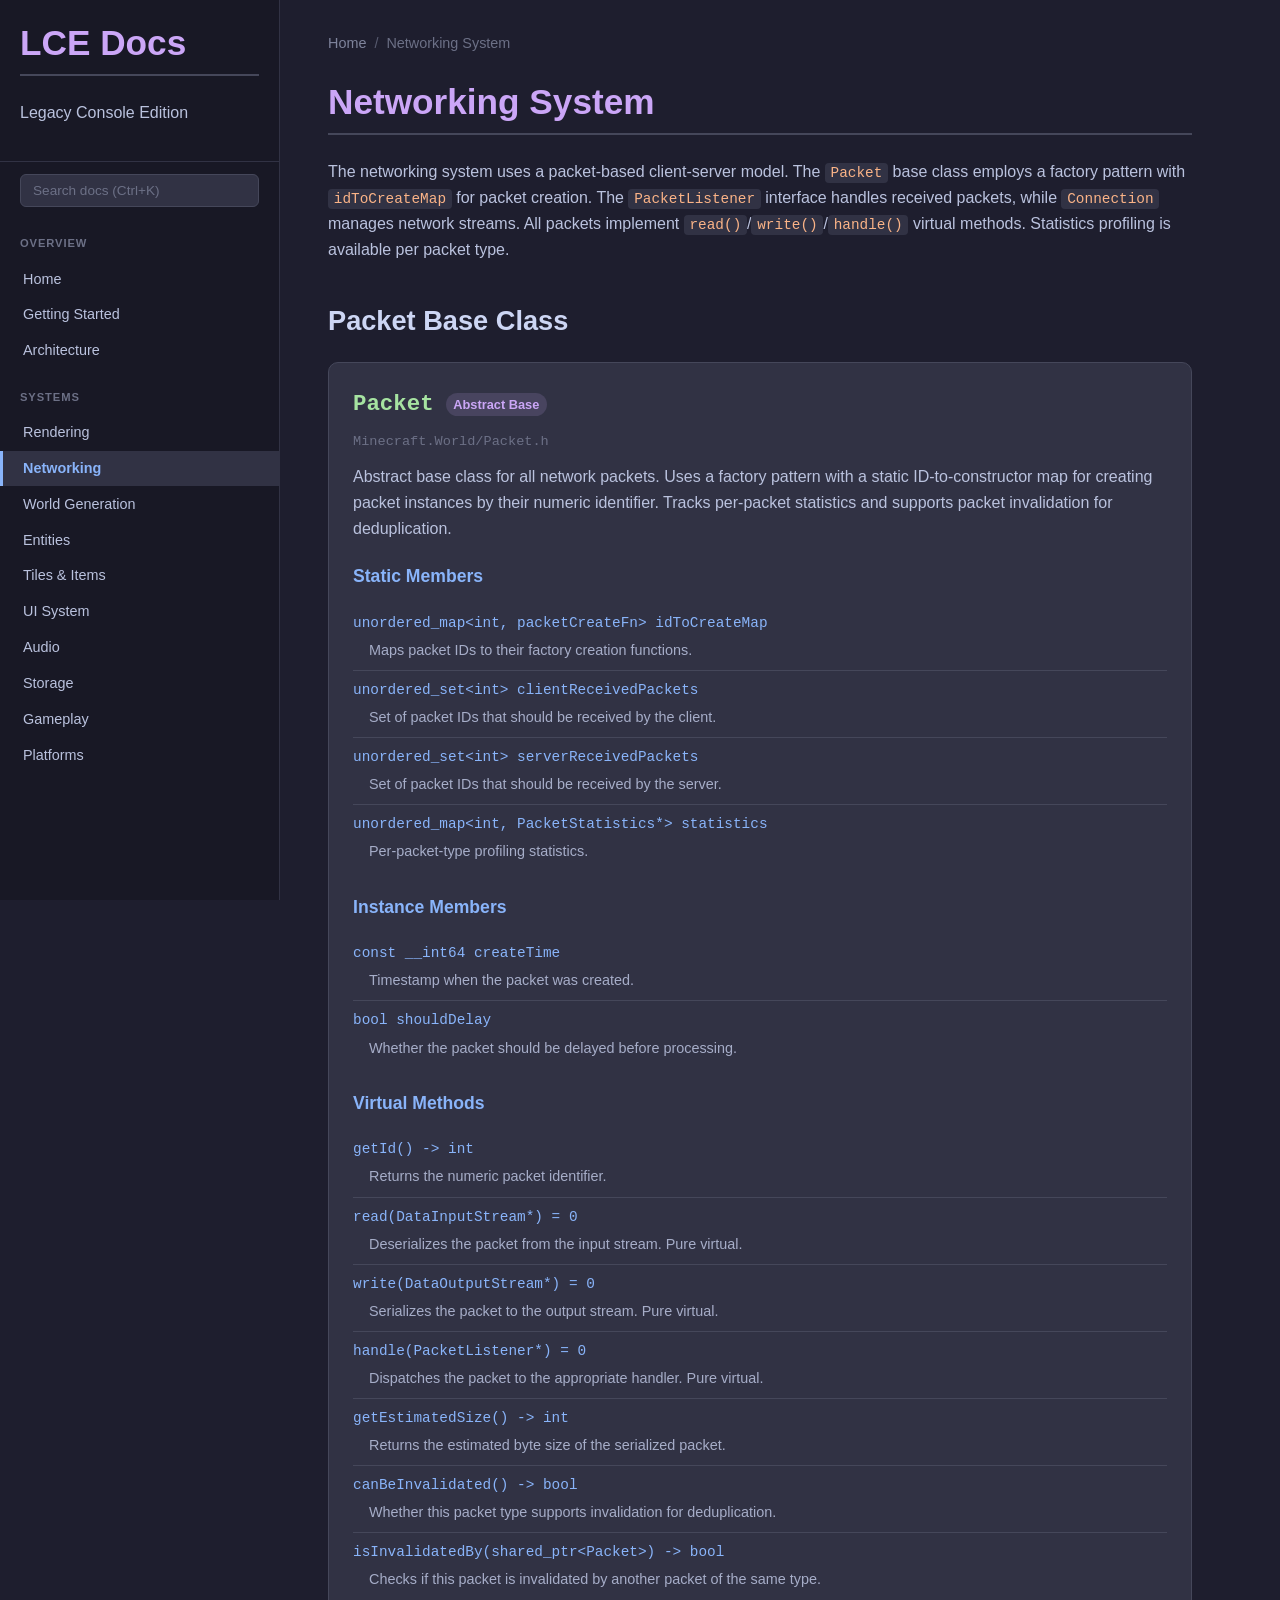
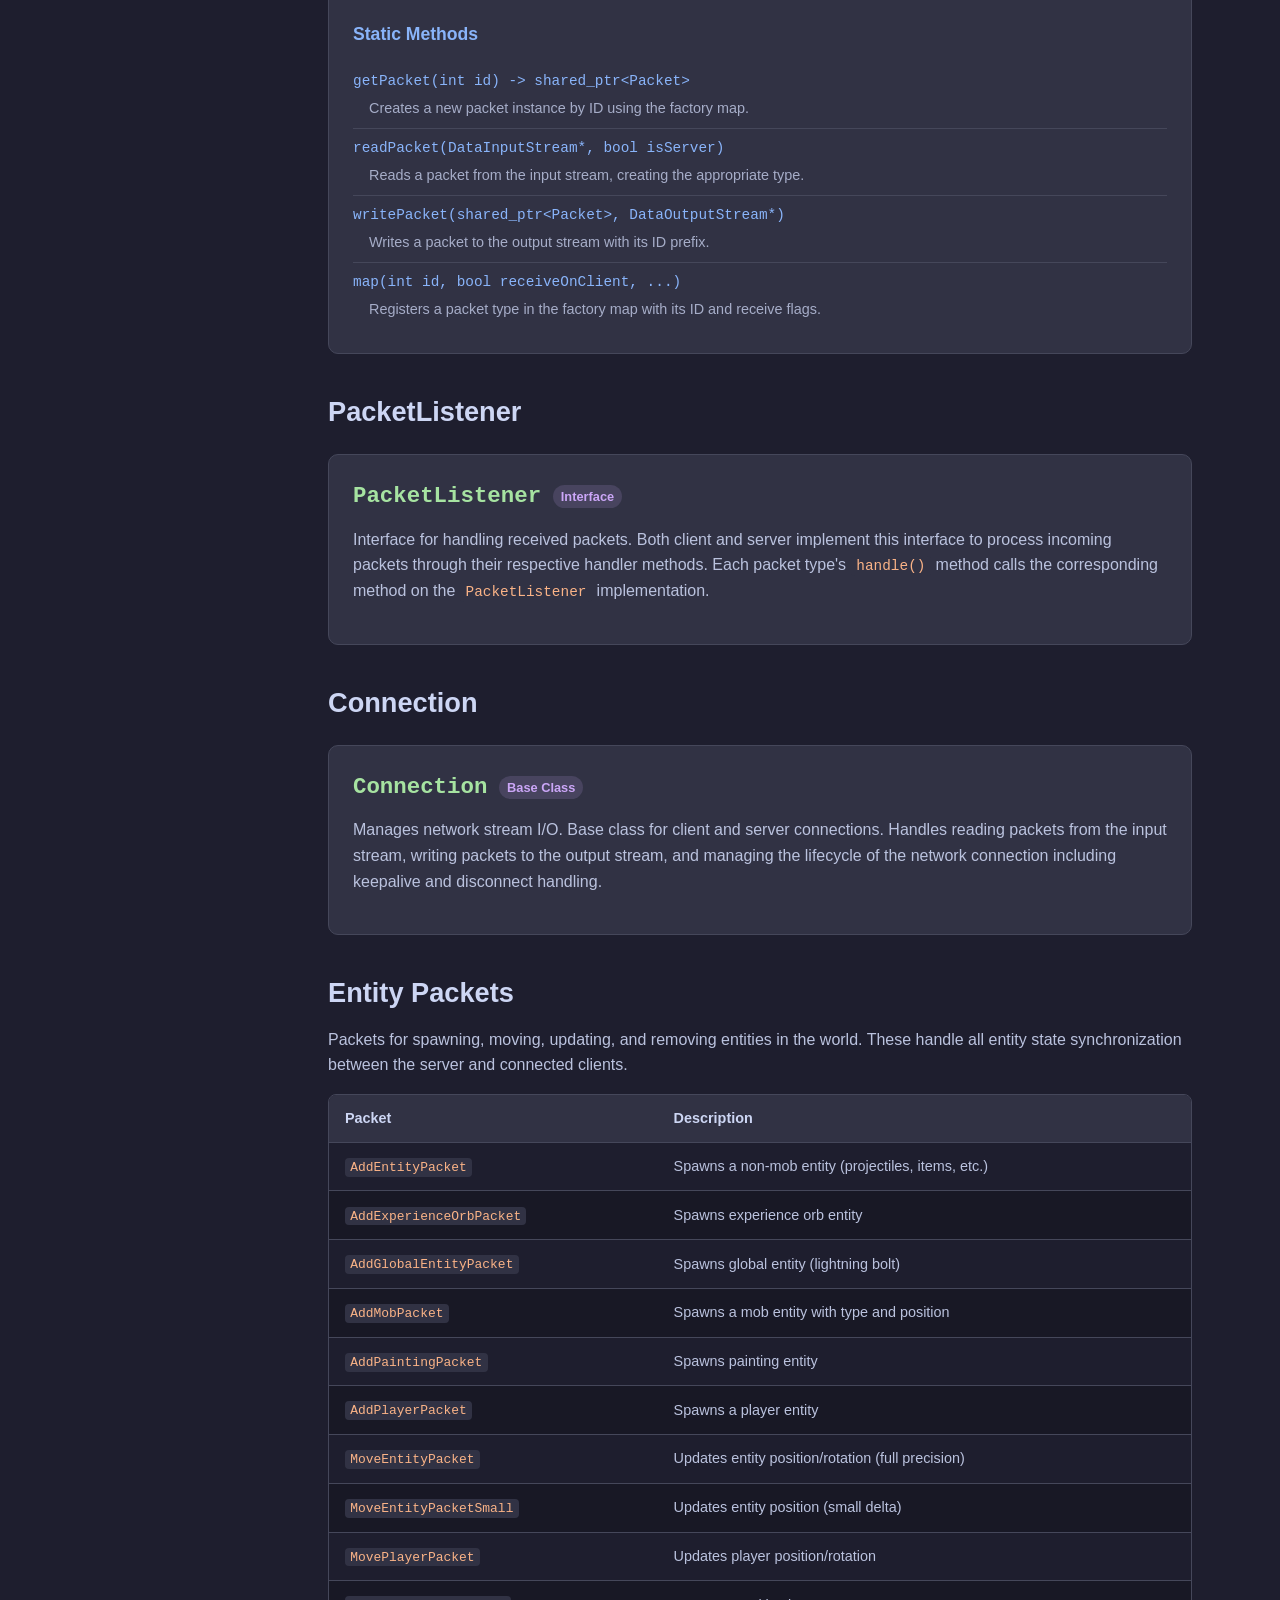
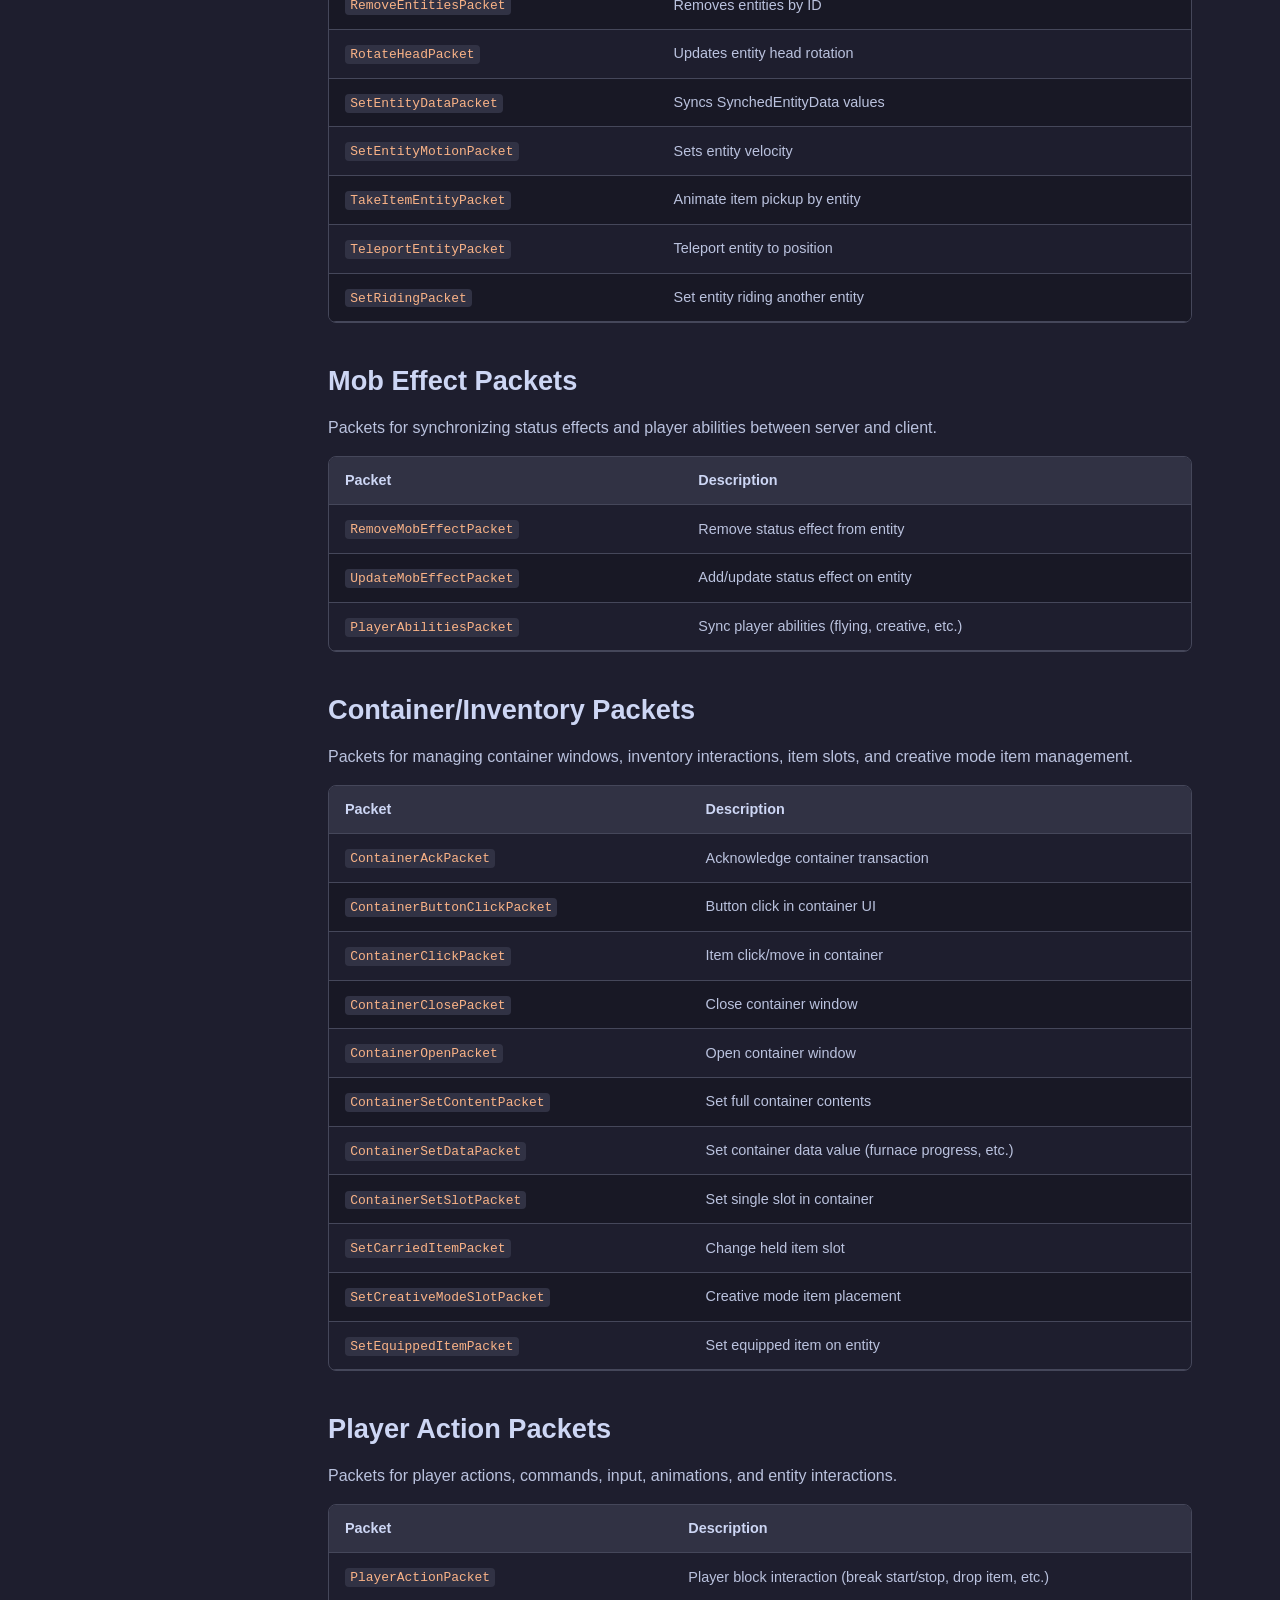
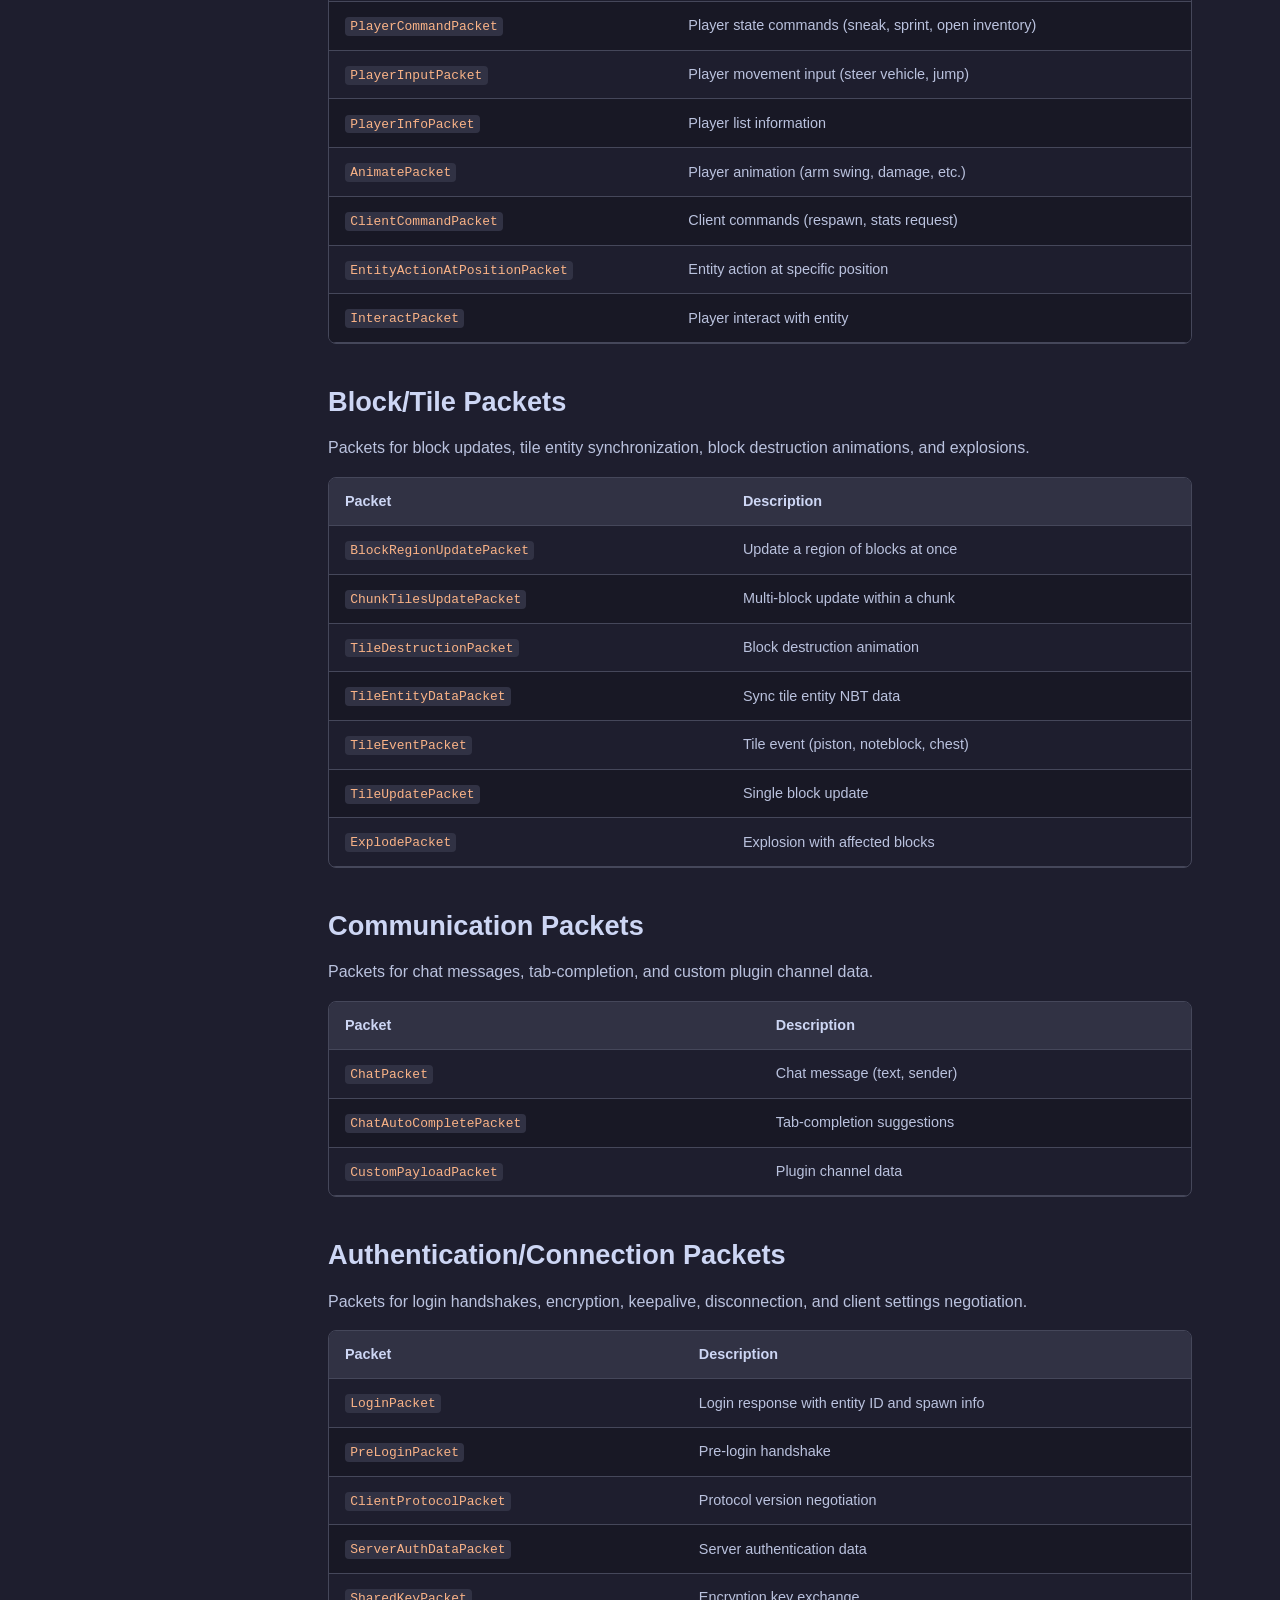
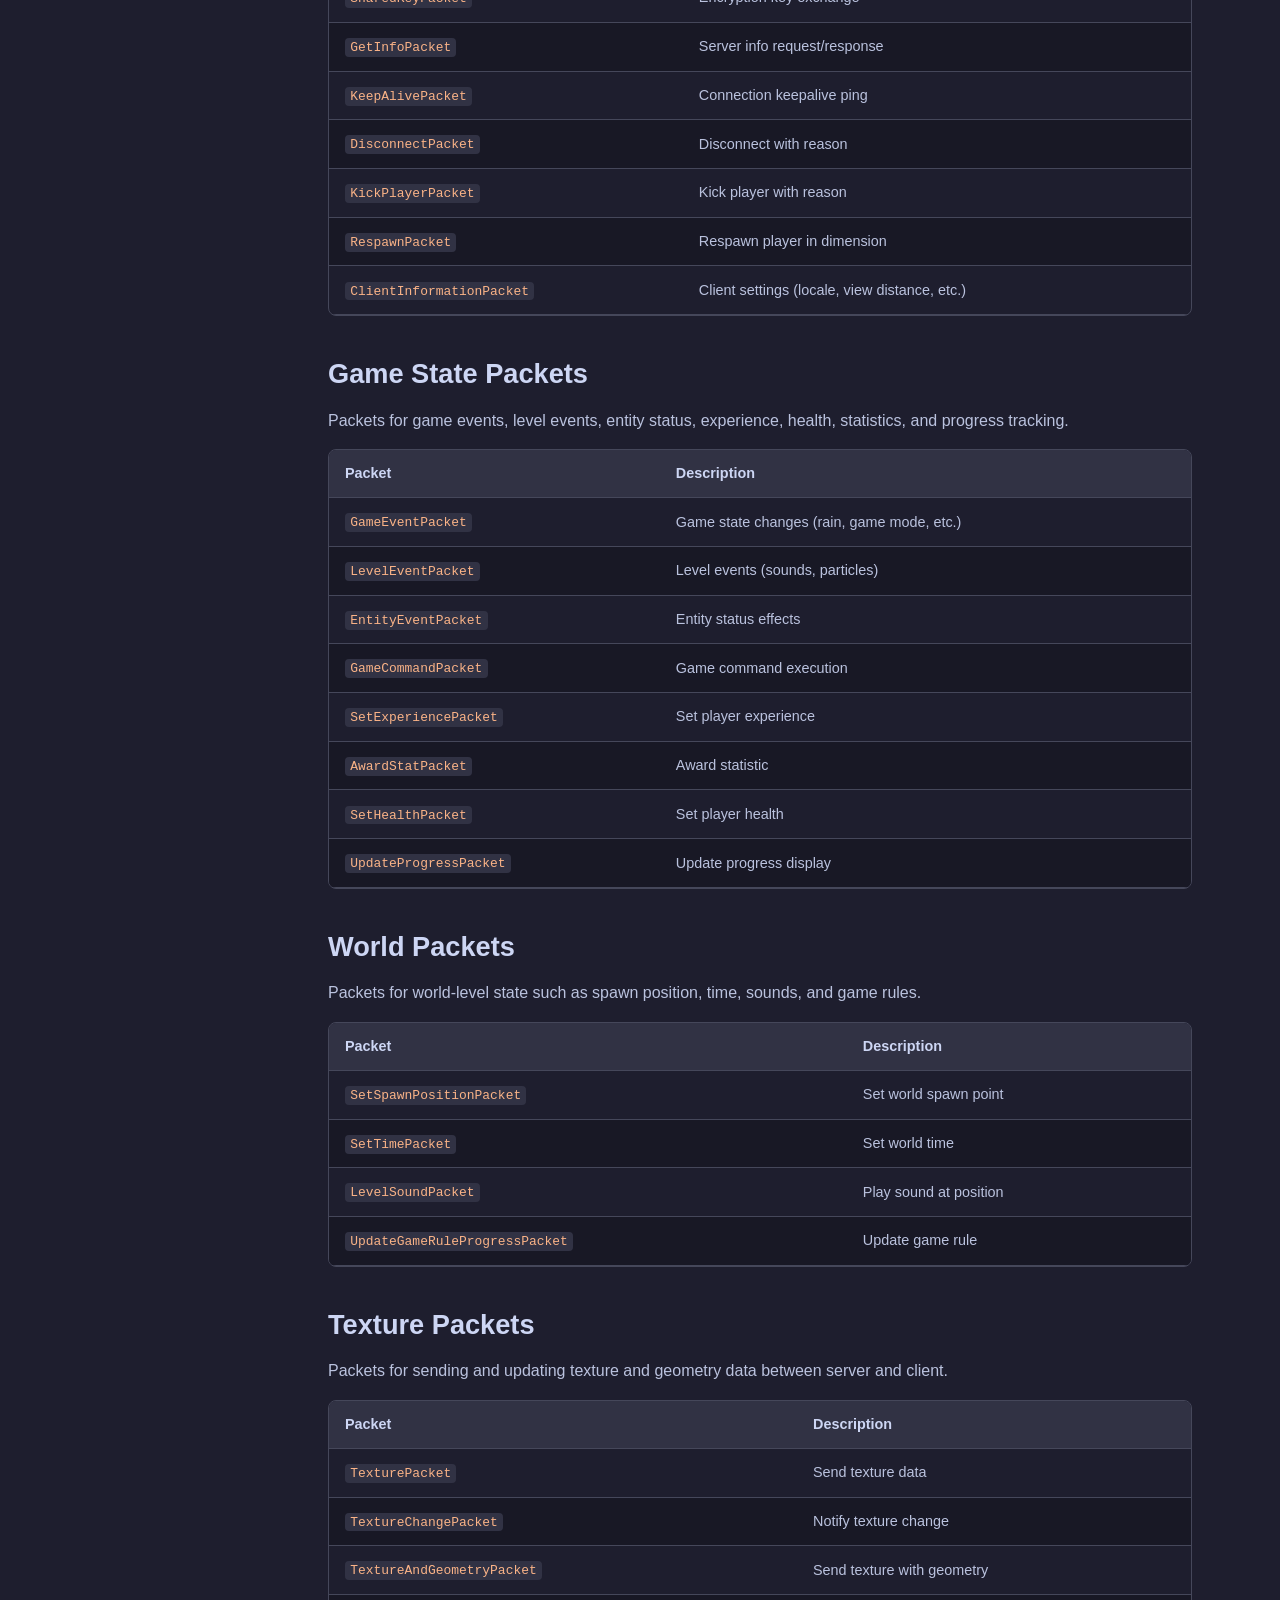
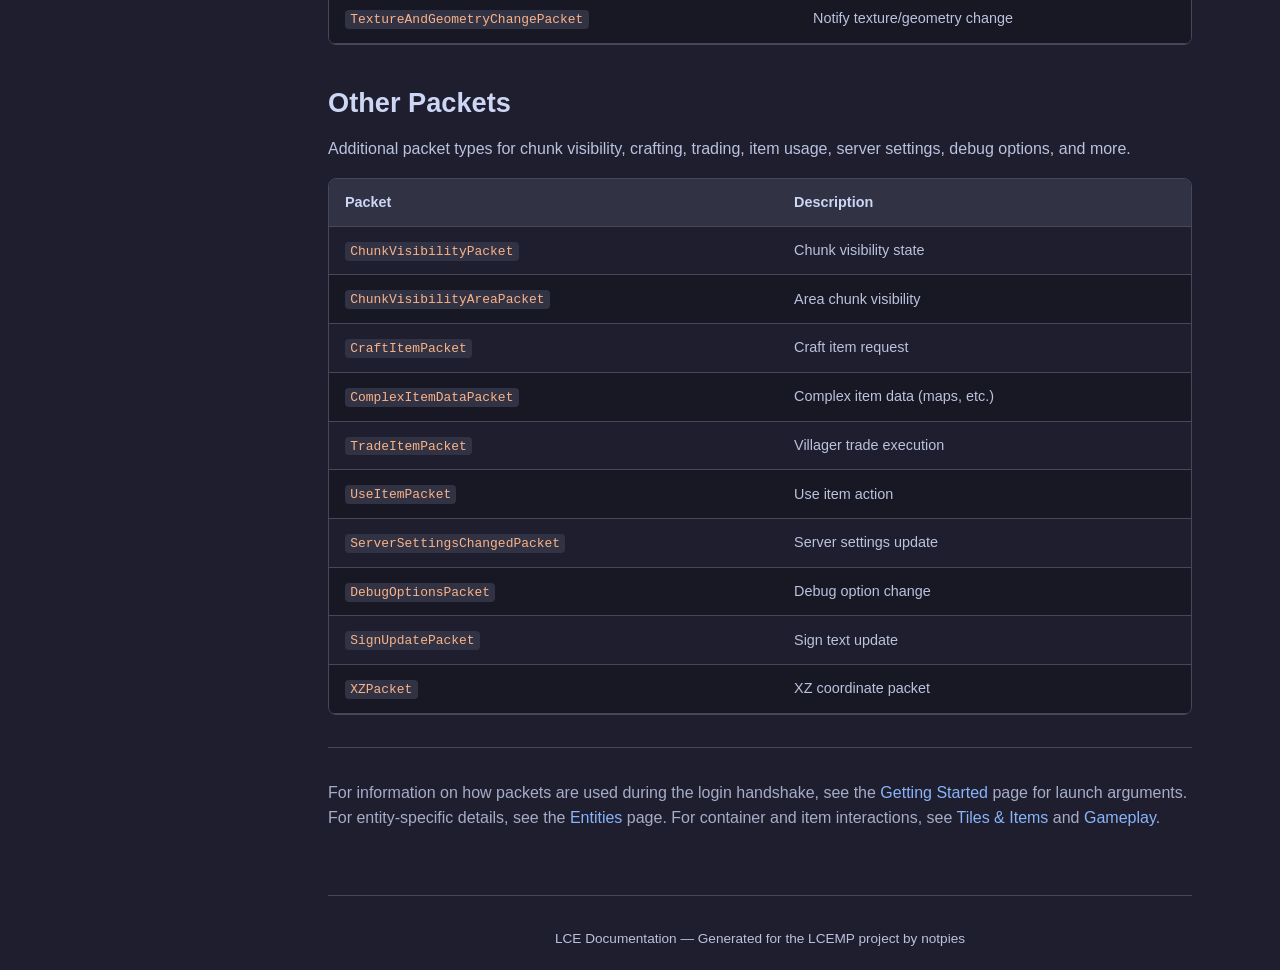
<file: networking.html>
<!DOCTYPE html>
<html lang="en">
<head>
  <meta charset="UTF-8">
  <meta name="viewport" content="width=device-width, initial-scale=1.0">
  <title>Networking System - LCE Documentation</title>
  <link rel="stylesheet" href="css/style.css">
</head>
<body>
  <button class="hamburger" aria-label="Toggle navigation">
    <span></span><span></span><span></span>
  </button>
  <div class="site-wrapper">
    <aside class="sidebar">
      <div class="sidebar-header">
        <h1 class="sidebar-title">LCE Docs</h1>
        <p class="sidebar-subtitle">Legacy Console Edition</p>
      </div>
      <div class="sidebar-search">
        <input type="text" placeholder="Search docs (Ctrl+K)" id="sidebar-search-input" autocomplete="off">
      </div>
      <nav class="sidebar-nav">
        <div class="nav-section">
          <div class="nav-section-title">Overview</div>
          <a href="index.html" class="nav-link">Home</a>
          <a href="getting-started.html" class="nav-link">Getting Started</a>
          <a href="architecture.html" class="nav-link">Architecture</a>
        </div>
        <div class="nav-section">
          <div class="nav-section-title">Systems</div>
          <a href="rendering.html" class="nav-link">Rendering</a>
          <a href="networking.html" class="nav-link active">Networking</a>
          <a href="world-gen.html" class="nav-link">World Generation</a>
          <a href="entities.html" class="nav-link">Entities</a>
          <a href="tiles-items.html" class="nav-link">Tiles &amp; Items</a>
          <a href="ui-system.html" class="nav-link">UI System</a>
          <a href="audio.html" class="nav-link">Audio</a>
          <a href="storage.html" class="nav-link">Storage</a>
          <a href="gameplay.html" class="nav-link">Gameplay</a>
          <a href="platforms.html" class="nav-link">Platforms</a>
        </div>
      </nav>
    </aside>
    <main class="main-content">

      <div class="breadcrumbs"><a href="index.html">Home</a> <span class="separator">/</span> Networking System</div>

      <h1>Networking System</h1>
      <p>The networking system uses a packet-based client-server model. The <code>Packet</code> base class employs a factory pattern with <code>idToCreateMap</code> for packet creation. The <code>PacketListener</code> interface handles received packets, while <code>Connection</code> manages network streams. All packets implement <code>read()</code>/<code>write()</code>/<code>handle()</code> virtual methods. Statistics profiling is available per packet type.</p>

      <!-- ============================================================
           Packet Base Class
           ============================================================ -->
      <section id="packet-base">
        <h2>Packet Base Class</h2>

        <div class="class-card">
          <div class="class-header">
            <span class="class-name">Packet</span>
            <span class="badge badge-type">Abstract Base</span>
          </div>
          <div class="class-meta">Minecraft.World/Packet.h</div>
          <div class="class-description">
            <p>Abstract base class for all network packets. Uses a factory pattern with a static ID-to-constructor map for creating packet instances by their numeric identifier. Tracks per-packet statistics and supports packet invalidation for deduplication.</p>
          </div>

          <h4>Static Members</h4>
          <dl class="member-list">
            <dt>unordered_map&lt;int, packetCreateFn&gt; idToCreateMap</dt>
            <dd>Maps packet IDs to their factory creation functions.</dd>
            <dt>unordered_set&lt;int&gt; clientReceivedPackets</dt>
            <dd>Set of packet IDs that should be received by the client.</dd>
            <dt>unordered_set&lt;int&gt; serverReceivedPackets</dt>
            <dd>Set of packet IDs that should be received by the server.</dd>
            <dt>unordered_map&lt;int, PacketStatistics*&gt; statistics</dt>
            <dd>Per-packet-type profiling statistics.</dd>
          </dl>

          <h4>Instance Members</h4>
          <dl class="member-list">
            <dt>const __int64 createTime</dt>
            <dd>Timestamp when the packet was created.</dd>
            <dt>bool shouldDelay</dt>
            <dd>Whether the packet should be delayed before processing.</dd>
          </dl>

          <h4>Virtual Methods</h4>
          <dl class="method-list">
            <dt>getId() -&gt; int</dt>
            <dd>Returns the numeric packet identifier.</dd>
            <dt>read(DataInputStream*) = 0</dt>
            <dd>Deserializes the packet from the input stream. Pure virtual.</dd>
            <dt>write(DataOutputStream*) = 0</dt>
            <dd>Serializes the packet to the output stream. Pure virtual.</dd>
            <dt>handle(PacketListener*) = 0</dt>
            <dd>Dispatches the packet to the appropriate handler. Pure virtual.</dd>
            <dt>getEstimatedSize() -&gt; int</dt>
            <dd>Returns the estimated byte size of the serialized packet.</dd>
            <dt>canBeInvalidated() -&gt; bool</dt>
            <dd>Whether this packet type supports invalidation for deduplication.</dd>
            <dt>isInvalidatedBy(shared_ptr&lt;Packet&gt;) -&gt; bool</dt>
            <dd>Checks if this packet is invalidated by another packet of the same type.</dd>
          </dl>

          <h4>Static Methods</h4>
          <dl class="method-list">
            <dt>getPacket(int id) -&gt; shared_ptr&lt;Packet&gt;</dt>
            <dd>Creates a new packet instance by ID using the factory map.</dd>
            <dt>readPacket(DataInputStream*, bool isServer)</dt>
            <dd>Reads a packet from the input stream, creating the appropriate type.</dd>
            <dt>writePacket(shared_ptr&lt;Packet&gt;, DataOutputStream*)</dt>
            <dd>Writes a packet to the output stream with its ID prefix.</dd>
            <dt>map(int id, bool receiveOnClient, ...)</dt>
            <dd>Registers a packet type in the factory map with its ID and receive flags.</dd>
          </dl>
        </div>
      </section>

      <!-- ============================================================
           PacketListener
           ============================================================ -->
      <section id="packet-listener">
        <h2>PacketListener</h2>

        <div class="class-card">
          <div class="class-header">
            <span class="class-name">PacketListener</span>
            <span class="badge badge-type">Interface</span>
          </div>
          <div class="class-description">
            <p>Interface for handling received packets. Both client and server implement this interface to process incoming packets through their respective handler methods. Each packet type's <code>handle()</code> method calls the corresponding method on the <code>PacketListener</code> implementation.</p>
          </div>
        </div>
      </section>

      <!-- ============================================================
           Connection
           ============================================================ -->
      <section id="connection">
        <h2>Connection</h2>

        <div class="class-card">
          <div class="class-header">
            <span class="class-name">Connection</span>
            <span class="badge badge-type">Base Class</span>
          </div>
          <div class="class-description">
            <p>Manages network stream I/O. Base class for client and server connections. Handles reading packets from the input stream, writing packets to the output stream, and managing the lifecycle of the network connection including keepalive and disconnect handling.</p>
          </div>
        </div>
      </section>

      <!-- ============================================================
           Entity Packets
           ============================================================ -->
      <section id="entity-packets">
        <h2>Entity Packets</h2>
        <p>Packets for spawning, moving, updating, and removing entities in the world. These handle all entity state synchronization between the server and connected clients.</p>

        <div class="table-wrapper">
          <table>
            <thead>
              <tr>
                <th>Packet</th>
                <th>Description</th>
              </tr>
            </thead>
            <tbody>
              <tr>
                <td><code>AddEntityPacket</code></td>
                <td>Spawns a non-mob entity (projectiles, items, etc.)</td>
              </tr>
              <tr>
                <td><code>AddExperienceOrbPacket</code></td>
                <td>Spawns experience orb entity</td>
              </tr>
              <tr>
                <td><code>AddGlobalEntityPacket</code></td>
                <td>Spawns global entity (lightning bolt)</td>
              </tr>
              <tr>
                <td><code>AddMobPacket</code></td>
                <td>Spawns a mob entity with type and position</td>
              </tr>
              <tr>
                <td><code>AddPaintingPacket</code></td>
                <td>Spawns painting entity</td>
              </tr>
              <tr>
                <td><code>AddPlayerPacket</code></td>
                <td>Spawns a player entity</td>
              </tr>
              <tr>
                <td><code>MoveEntityPacket</code></td>
                <td>Updates entity position/rotation (full precision)</td>
              </tr>
              <tr>
                <td><code>MoveEntityPacketSmall</code></td>
                <td>Updates entity position (small delta)</td>
              </tr>
              <tr>
                <td><code>MovePlayerPacket</code></td>
                <td>Updates player position/rotation</td>
              </tr>
              <tr>
                <td><code>RemoveEntitiesPacket</code></td>
                <td>Removes entities by ID</td>
              </tr>
              <tr>
                <td><code>RotateHeadPacket</code></td>
                <td>Updates entity head rotation</td>
              </tr>
              <tr>
                <td><code>SetEntityDataPacket</code></td>
                <td>Syncs SynchedEntityData values</td>
              </tr>
              <tr>
                <td><code>SetEntityMotionPacket</code></td>
                <td>Sets entity velocity</td>
              </tr>
              <tr>
                <td><code>TakeItemEntityPacket</code></td>
                <td>Animate item pickup by entity</td>
              </tr>
              <tr>
                <td><code>TeleportEntityPacket</code></td>
                <td>Teleport entity to position</td>
              </tr>
              <tr>
                <td><code>SetRidingPacket</code></td>
                <td>Set entity riding another entity</td>
              </tr>
            </tbody>
          </table>
        </div>
      </section>

      <!-- ============================================================
           Mob Effect Packets
           ============================================================ -->
      <section id="mob-effect-packets">
        <h2>Mob Effect Packets</h2>
        <p>Packets for synchronizing status effects and player abilities between server and client.</p>

        <div class="table-wrapper">
          <table>
            <thead>
              <tr>
                <th>Packet</th>
                <th>Description</th>
              </tr>
            </thead>
            <tbody>
              <tr>
                <td><code>RemoveMobEffectPacket</code></td>
                <td>Remove status effect from entity</td>
              </tr>
              <tr>
                <td><code>UpdateMobEffectPacket</code></td>
                <td>Add/update status effect on entity</td>
              </tr>
              <tr>
                <td><code>PlayerAbilitiesPacket</code></td>
                <td>Sync player abilities (flying, creative, etc.)</td>
              </tr>
            </tbody>
          </table>
        </div>
      </section>

      <!-- ============================================================
           Container/Inventory Packets
           ============================================================ -->
      <section id="container-packets">
        <h2>Container/Inventory Packets</h2>
        <p>Packets for managing container windows, inventory interactions, item slots, and creative mode item management.</p>

        <div class="table-wrapper">
          <table>
            <thead>
              <tr>
                <th>Packet</th>
                <th>Description</th>
              </tr>
            </thead>
            <tbody>
              <tr>
                <td><code>ContainerAckPacket</code></td>
                <td>Acknowledge container transaction</td>
              </tr>
              <tr>
                <td><code>ContainerButtonClickPacket</code></td>
                <td>Button click in container UI</td>
              </tr>
              <tr>
                <td><code>ContainerClickPacket</code></td>
                <td>Item click/move in container</td>
              </tr>
              <tr>
                <td><code>ContainerClosePacket</code></td>
                <td>Close container window</td>
              </tr>
              <tr>
                <td><code>ContainerOpenPacket</code></td>
                <td>Open container window</td>
              </tr>
              <tr>
                <td><code>ContainerSetContentPacket</code></td>
                <td>Set full container contents</td>
              </tr>
              <tr>
                <td><code>ContainerSetDataPacket</code></td>
                <td>Set container data value (furnace progress, etc.)</td>
              </tr>
              <tr>
                <td><code>ContainerSetSlotPacket</code></td>
                <td>Set single slot in container</td>
              </tr>
              <tr>
                <td><code>SetCarriedItemPacket</code></td>
                <td>Change held item slot</td>
              </tr>
              <tr>
                <td><code>SetCreativeModeSlotPacket</code></td>
                <td>Creative mode item placement</td>
              </tr>
              <tr>
                <td><code>SetEquippedItemPacket</code></td>
                <td>Set equipped item on entity</td>
              </tr>
            </tbody>
          </table>
        </div>
      </section>

      <!-- ============================================================
           Player Action Packets
           ============================================================ -->
      <section id="player-packets">
        <h2>Player Action Packets</h2>
        <p>Packets for player actions, commands, input, animations, and entity interactions.</p>

        <div class="table-wrapper">
          <table>
            <thead>
              <tr>
                <th>Packet</th>
                <th>Description</th>
              </tr>
            </thead>
            <tbody>
              <tr>
                <td><code>PlayerActionPacket</code></td>
                <td>Player block interaction (break start/stop, drop item, etc.)</td>
              </tr>
              <tr>
                <td><code>PlayerCommandPacket</code></td>
                <td>Player state commands (sneak, sprint, open inventory)</td>
              </tr>
              <tr>
                <td><code>PlayerInputPacket</code></td>
                <td>Player movement input (steer vehicle, jump)</td>
              </tr>
              <tr>
                <td><code>PlayerInfoPacket</code></td>
                <td>Player list information</td>
              </tr>
              <tr>
                <td><code>AnimatePacket</code></td>
                <td>Player animation (arm swing, damage, etc.)</td>
              </tr>
              <tr>
                <td><code>ClientCommandPacket</code></td>
                <td>Client commands (respawn, stats request)</td>
              </tr>
              <tr>
                <td><code>EntityActionAtPositionPacket</code></td>
                <td>Entity action at specific position</td>
              </tr>
              <tr>
                <td><code>InteractPacket</code></td>
                <td>Player interact with entity</td>
              </tr>
            </tbody>
          </table>
        </div>
      </section>

      <!-- ============================================================
           Block/Tile Packets
           ============================================================ -->
      <section id="block-packets">
        <h2>Block/Tile Packets</h2>
        <p>Packets for block updates, tile entity synchronization, block destruction animations, and explosions.</p>

        <div class="table-wrapper">
          <table>
            <thead>
              <tr>
                <th>Packet</th>
                <th>Description</th>
              </tr>
            </thead>
            <tbody>
              <tr>
                <td><code>BlockRegionUpdatePacket</code></td>
                <td>Update a region of blocks at once</td>
              </tr>
              <tr>
                <td><code>ChunkTilesUpdatePacket</code></td>
                <td>Multi-block update within a chunk</td>
              </tr>
              <tr>
                <td><code>TileDestructionPacket</code></td>
                <td>Block destruction animation</td>
              </tr>
              <tr>
                <td><code>TileEntityDataPacket</code></td>
                <td>Sync tile entity NBT data</td>
              </tr>
              <tr>
                <td><code>TileEventPacket</code></td>
                <td>Tile event (piston, noteblock, chest)</td>
              </tr>
              <tr>
                <td><code>TileUpdatePacket</code></td>
                <td>Single block update</td>
              </tr>
              <tr>
                <td><code>ExplodePacket</code></td>
                <td>Explosion with affected blocks</td>
              </tr>
            </tbody>
          </table>
        </div>
      </section>

      <!-- ============================================================
           Communication Packets
           ============================================================ -->
      <section id="communication-packets">
        <h2>Communication Packets</h2>
        <p>Packets for chat messages, tab-completion, and custom plugin channel data.</p>

        <div class="table-wrapper">
          <table>
            <thead>
              <tr>
                <th>Packet</th>
                <th>Description</th>
              </tr>
            </thead>
            <tbody>
              <tr>
                <td><code>ChatPacket</code></td>
                <td>Chat message (text, sender)</td>
              </tr>
              <tr>
                <td><code>ChatAutoCompletePacket</code></td>
                <td>Tab-completion suggestions</td>
              </tr>
              <tr>
                <td><code>CustomPayloadPacket</code></td>
                <td>Plugin channel data</td>
              </tr>
            </tbody>
          </table>
        </div>
      </section>

      <!-- ============================================================
           Authentication/Connection Packets
           ============================================================ -->
      <section id="auth-packets">
        <h2>Authentication/Connection Packets</h2>
        <p>Packets for login handshakes, encryption, keepalive, disconnection, and client settings negotiation.</p>

        <div class="table-wrapper">
          <table>
            <thead>
              <tr>
                <th>Packet</th>
                <th>Description</th>
              </tr>
            </thead>
            <tbody>
              <tr>
                <td><code>LoginPacket</code></td>
                <td>Login response with entity ID and spawn info</td>
              </tr>
              <tr>
                <td><code>PreLoginPacket</code></td>
                <td>Pre-login handshake</td>
              </tr>
              <tr>
                <td><code>ClientProtocolPacket</code></td>
                <td>Protocol version negotiation</td>
              </tr>
              <tr>
                <td><code>ServerAuthDataPacket</code></td>
                <td>Server authentication data</td>
              </tr>
              <tr>
                <td><code>SharedKeyPacket</code></td>
                <td>Encryption key exchange</td>
              </tr>
              <tr>
                <td><code>GetInfoPacket</code></td>
                <td>Server info request/response</td>
              </tr>
              <tr>
                <td><code>KeepAlivePacket</code></td>
                <td>Connection keepalive ping</td>
              </tr>
              <tr>
                <td><code>DisconnectPacket</code></td>
                <td>Disconnect with reason</td>
              </tr>
              <tr>
                <td><code>KickPlayerPacket</code></td>
                <td>Kick player with reason</td>
              </tr>
              <tr>
                <td><code>RespawnPacket</code></td>
                <td>Respawn player in dimension</td>
              </tr>
              <tr>
                <td><code>ClientInformationPacket</code></td>
                <td>Client settings (locale, view distance, etc.)</td>
              </tr>
            </tbody>
          </table>
        </div>
      </section>

      <!-- ============================================================
           Game State Packets
           ============================================================ -->
      <section id="game-state-packets">
        <h2>Game State Packets</h2>
        <p>Packets for game events, level events, entity status, experience, health, statistics, and progress tracking.</p>

        <div class="table-wrapper">
          <table>
            <thead>
              <tr>
                <th>Packet</th>
                <th>Description</th>
              </tr>
            </thead>
            <tbody>
              <tr>
                <td><code>GameEventPacket</code></td>
                <td>Game state changes (rain, game mode, etc.)</td>
              </tr>
              <tr>
                <td><code>LevelEventPacket</code></td>
                <td>Level events (sounds, particles)</td>
              </tr>
              <tr>
                <td><code>EntityEventPacket</code></td>
                <td>Entity status effects</td>
              </tr>
              <tr>
                <td><code>GameCommandPacket</code></td>
                <td>Game command execution</td>
              </tr>
              <tr>
                <td><code>SetExperiencePacket</code></td>
                <td>Set player experience</td>
              </tr>
              <tr>
                <td><code>AwardStatPacket</code></td>
                <td>Award statistic</td>
              </tr>
              <tr>
                <td><code>SetHealthPacket</code></td>
                <td>Set player health</td>
              </tr>
              <tr>
                <td><code>UpdateProgressPacket</code></td>
                <td>Update progress display</td>
              </tr>
            </tbody>
          </table>
        </div>
      </section>

      <!-- ============================================================
           World Packets
           ============================================================ -->
      <section id="world-packets">
        <h2>World Packets</h2>
        <p>Packets for world-level state such as spawn position, time, sounds, and game rules.</p>

        <div class="table-wrapper">
          <table>
            <thead>
              <tr>
                <th>Packet</th>
                <th>Description</th>
              </tr>
            </thead>
            <tbody>
              <tr>
                <td><code>SetSpawnPositionPacket</code></td>
                <td>Set world spawn point</td>
              </tr>
              <tr>
                <td><code>SetTimePacket</code></td>
                <td>Set world time</td>
              </tr>
              <tr>
                <td><code>LevelSoundPacket</code></td>
                <td>Play sound at position</td>
              </tr>
              <tr>
                <td><code>UpdateGameRuleProgressPacket</code></td>
                <td>Update game rule</td>
              </tr>
            </tbody>
          </table>
        </div>
      </section>

      <!-- ============================================================
           Texture Packets
           ============================================================ -->
      <section id="texture-packets">
        <h2>Texture Packets</h2>
        <p>Packets for sending and updating texture and geometry data between server and client.</p>

        <div class="table-wrapper">
          <table>
            <thead>
              <tr>
                <th>Packet</th>
                <th>Description</th>
              </tr>
            </thead>
            <tbody>
              <tr>
                <td><code>TexturePacket</code></td>
                <td>Send texture data</td>
              </tr>
              <tr>
                <td><code>TextureChangePacket</code></td>
                <td>Notify texture change</td>
              </tr>
              <tr>
                <td><code>TextureAndGeometryPacket</code></td>
                <td>Send texture with geometry</td>
              </tr>
              <tr>
                <td><code>TextureAndGeometryChangePacket</code></td>
                <td>Notify texture/geometry change</td>
              </tr>
            </tbody>
          </table>
        </div>
      </section>

      <!-- ============================================================
           Other Packets
           ============================================================ -->
      <section id="other-packets">
        <h2>Other Packets</h2>
        <p>Additional packet types for chunk visibility, crafting, trading, item usage, server settings, debug options, and more.</p>

        <div class="table-wrapper">
          <table>
            <thead>
              <tr>
                <th>Packet</th>
                <th>Description</th>
              </tr>
            </thead>
            <tbody>
              <tr>
                <td><code>ChunkVisibilityPacket</code></td>
                <td>Chunk visibility state</td>
              </tr>
              <tr>
                <td><code>ChunkVisibilityAreaPacket</code></td>
                <td>Area chunk visibility</td>
              </tr>
              <tr>
                <td><code>CraftItemPacket</code></td>
                <td>Craft item request</td>
              </tr>
              <tr>
                <td><code>ComplexItemDataPacket</code></td>
                <td>Complex item data (maps, etc.)</td>
              </tr>
              <tr>
                <td><code>TradeItemPacket</code></td>
                <td>Villager trade execution</td>
              </tr>
              <tr>
                <td><code>UseItemPacket</code></td>
                <td>Use item action</td>
              </tr>
              <tr>
                <td><code>ServerSettingsChangedPacket</code></td>
                <td>Server settings update</td>
              </tr>
              <tr>
                <td><code>DebugOptionsPacket</code></td>
                <td>Debug option change</td>
              </tr>
              <tr>
                <td><code>SignUpdatePacket</code></td>
                <td>Sign text update</td>
              </tr>
              <tr>
                <td><code>XZPacket</code></td>
                <td>XZ coordinate packet</td>
              </tr>
            </tbody>
          </table>
        </div>
      </section>

      <hr>

      <p class="text-subtext0">For information on how packets are used during the login handshake, see the <a href="getting-started.html">Getting Started</a> page for launch arguments. For entity-specific details, see the <a href="entities.html">Entities</a> page. For container and item interactions, see <a href="tiles-items.html">Tiles &amp; Items</a> and <a href="gameplay.html">Gameplay</a>.</p>

      <footer class="site-footer">
        <p>LCE Documentation &mdash; Generated for the LCEMP project by notpies</p>
      </footer>
    </main>
  </div>
  <div class="search-overlay" id="search-overlay">
    <div class="search-modal">
      <input type="text" class="search-input-large" id="search-input" placeholder="Search documentation..." autocomplete="off">
      <div class="search-results" id="search-results"></div>
    </div>
  </div>
  <script src="js/nav.js"></script>
  <script src="js/search.js"></script>
</body>
</html>
</file>
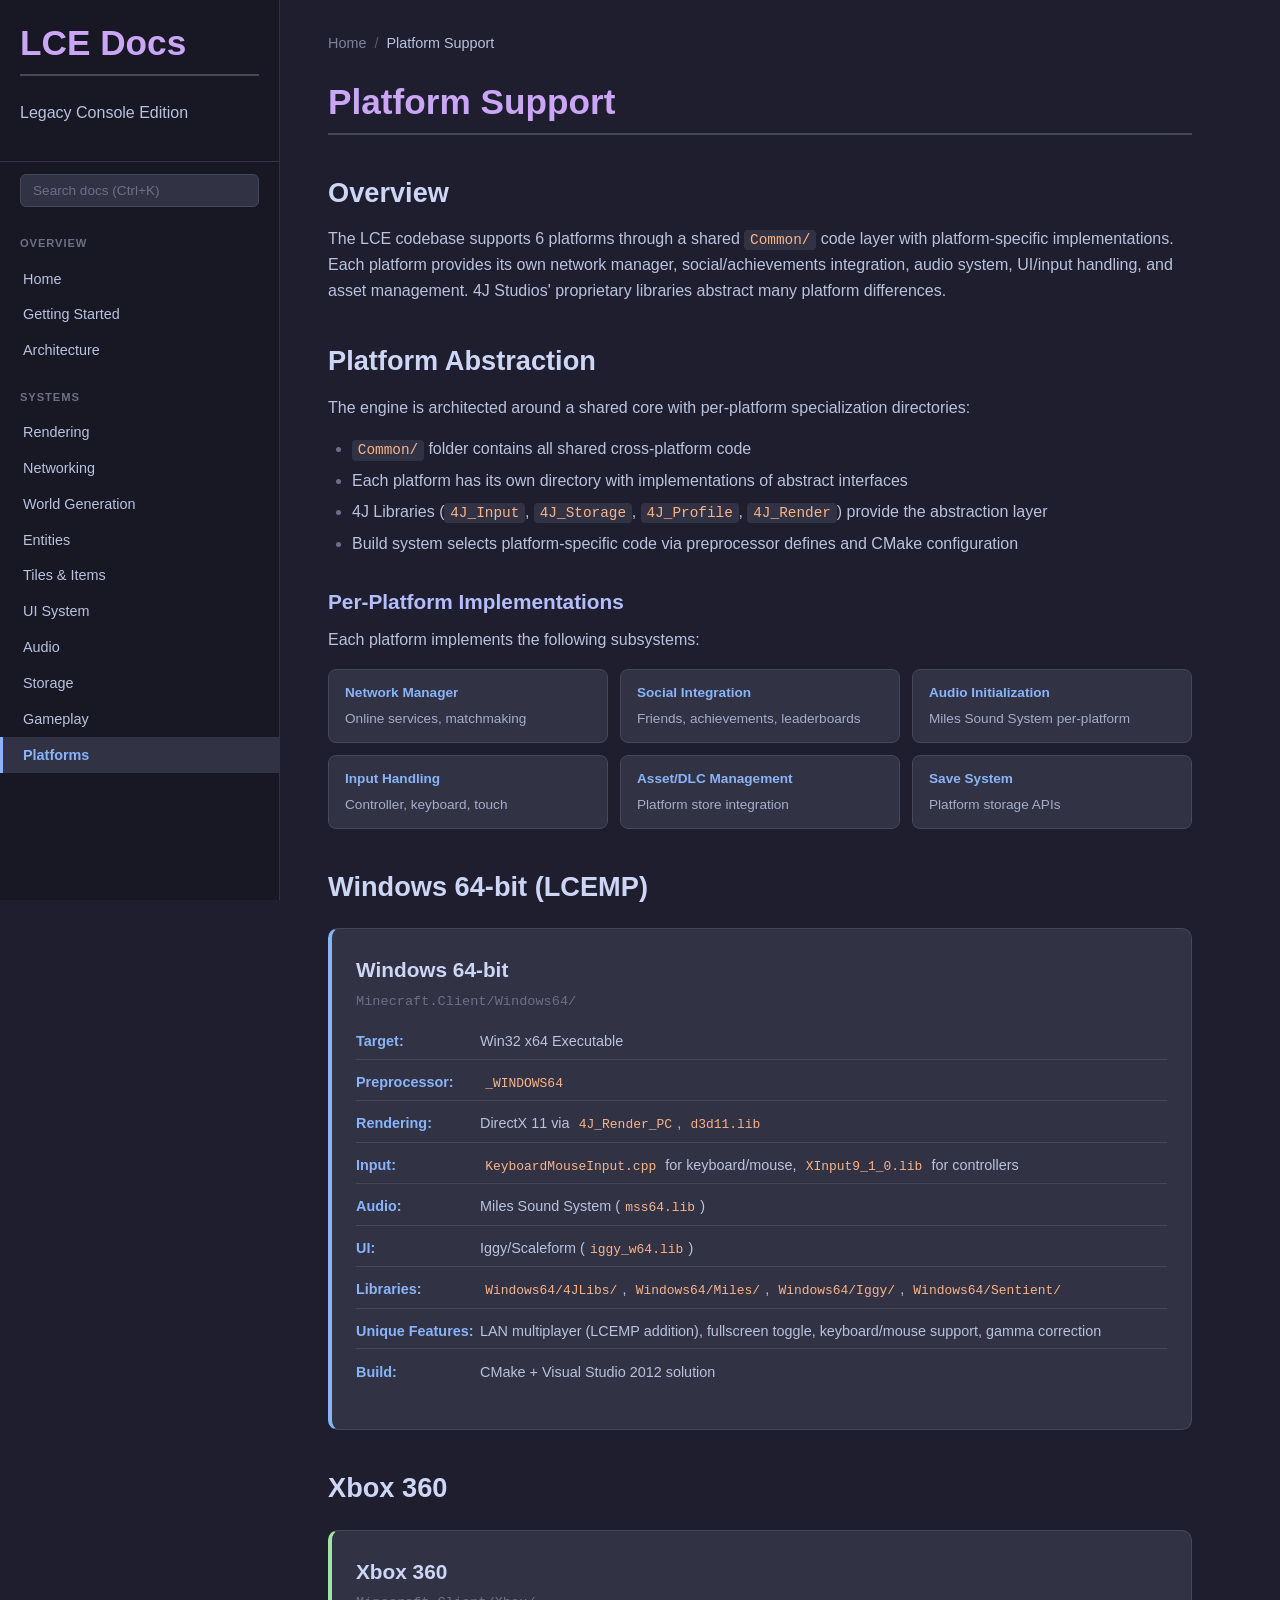
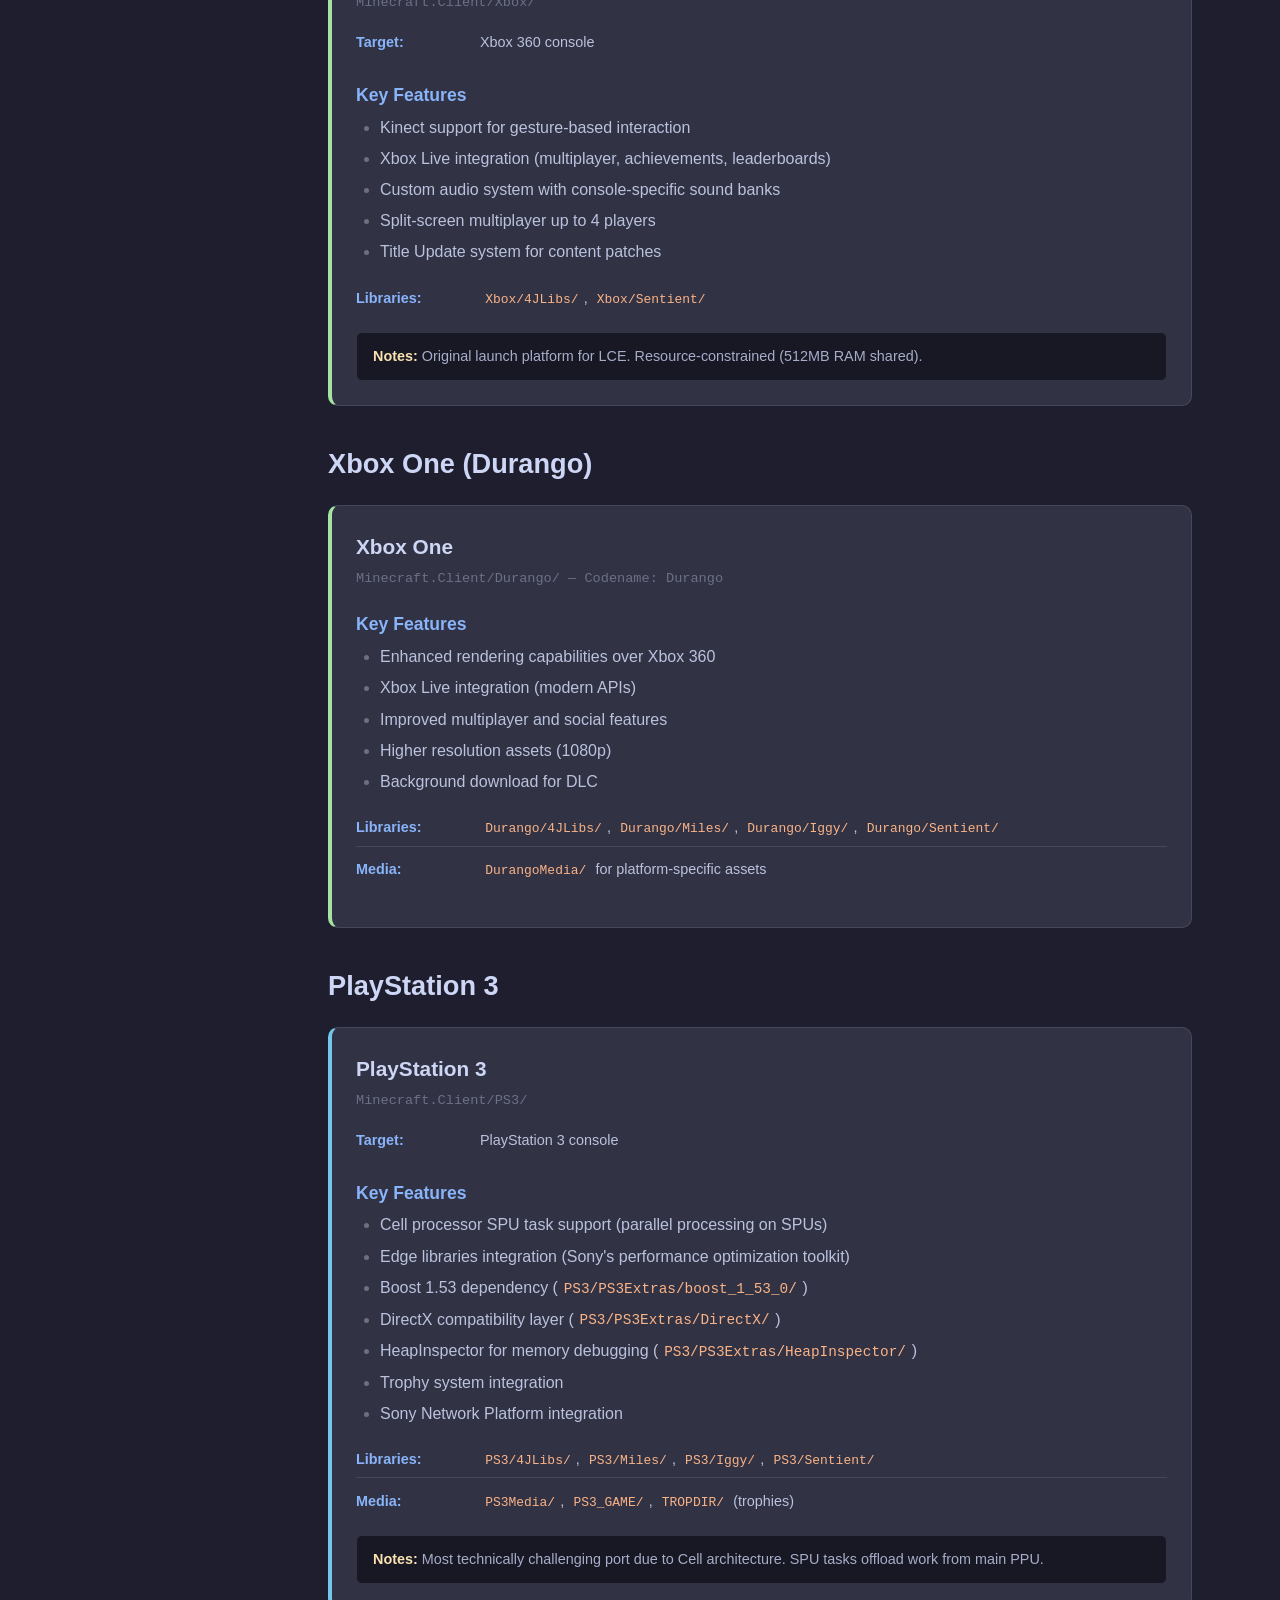
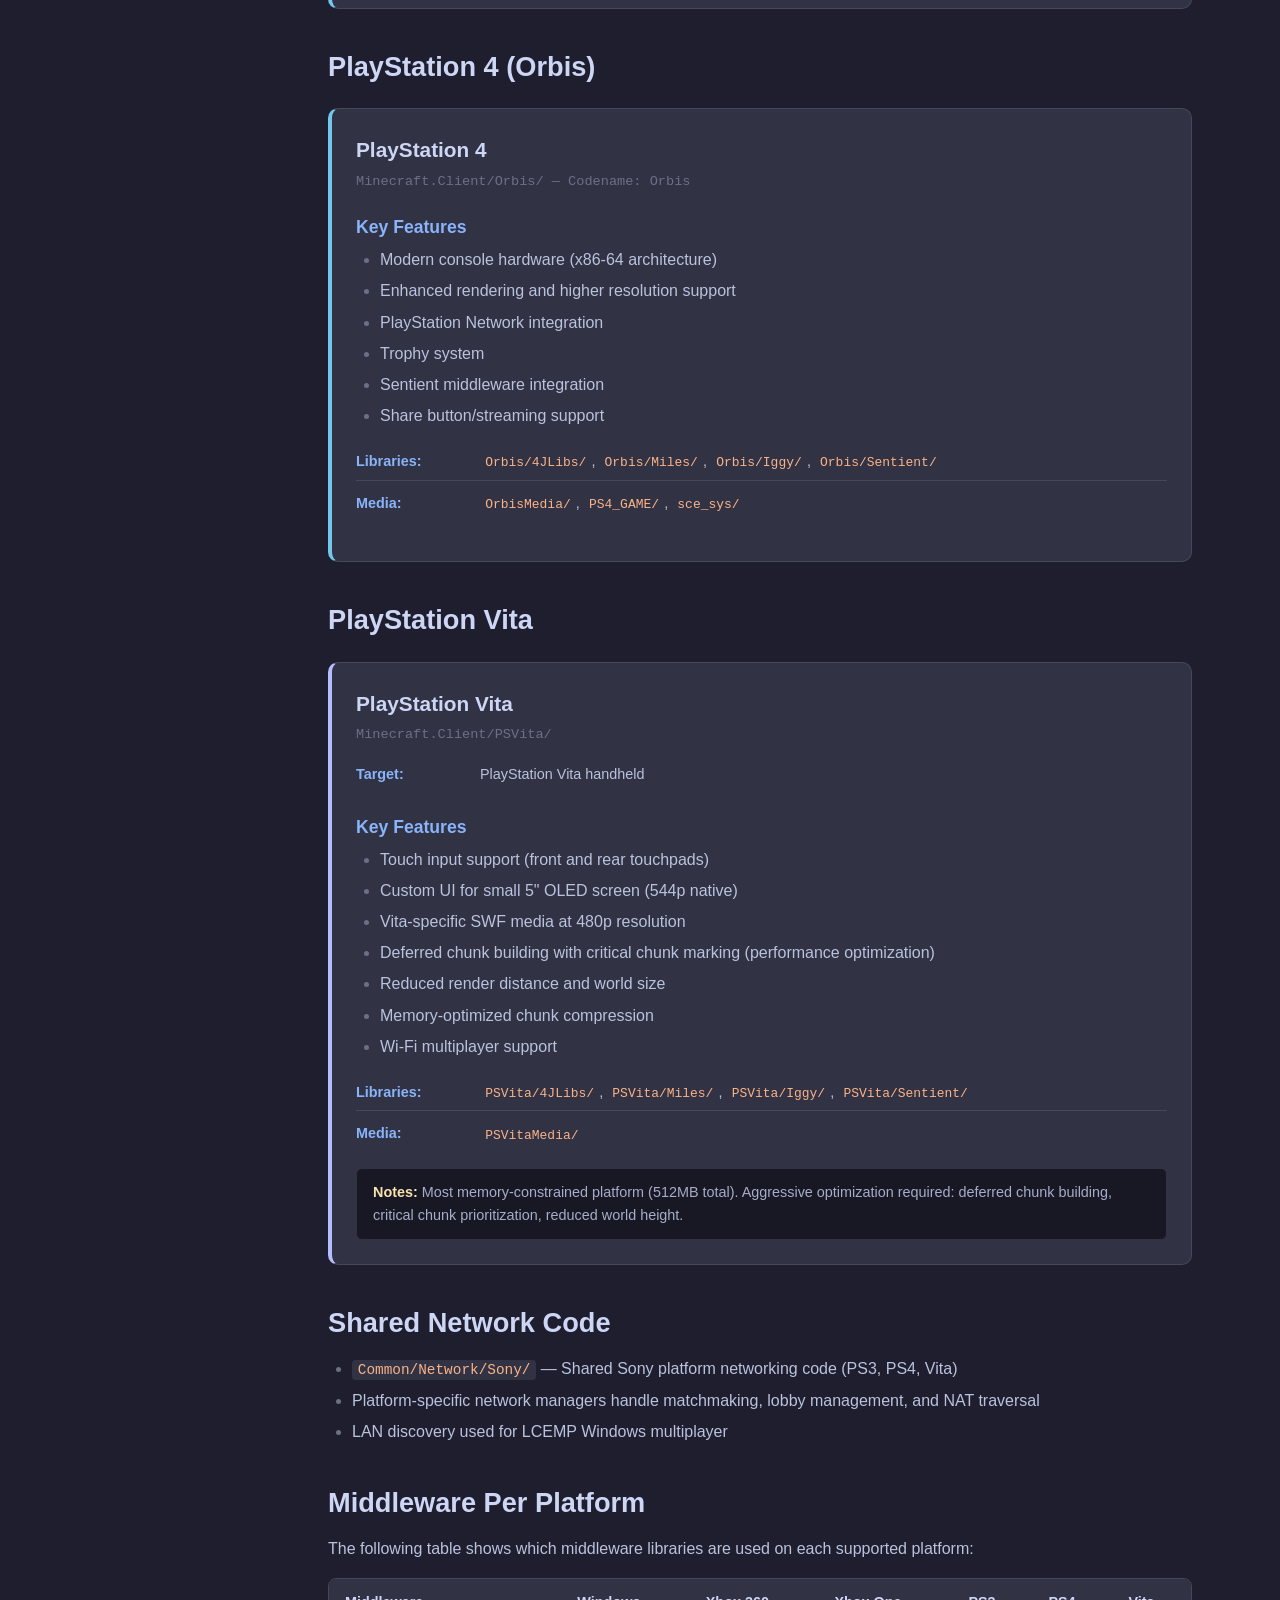
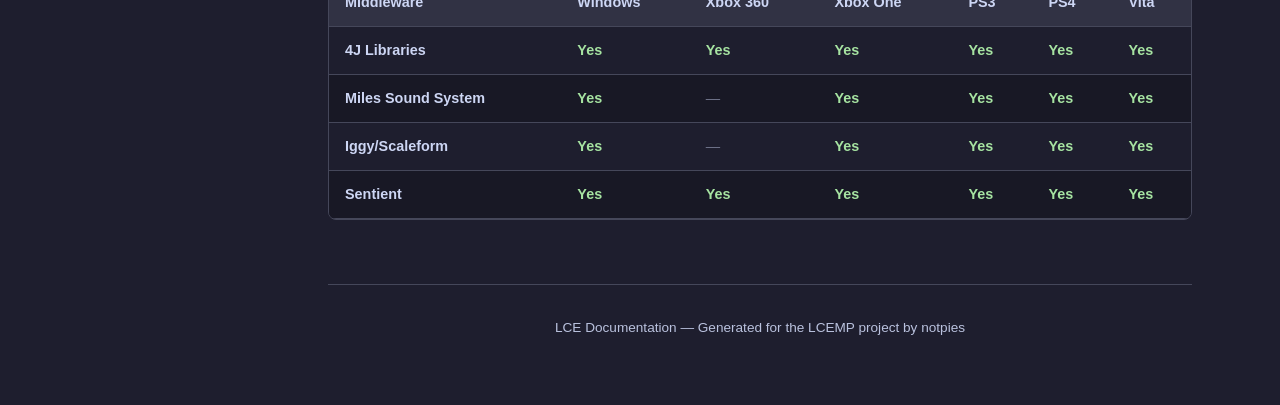
<file: platforms.html>
<!DOCTYPE html>
<html lang="en">
<head>
  <meta charset="UTF-8">
  <meta name="viewport" content="width=device-width, initial-scale=1.0">
  <title>Platform Support - LCE Documentation</title>
  <link rel="stylesheet" href="css/style.css">
  <style>
    /* Platform Card Accent Colors */
    .platform-card {
      border-left: 4px solid var(--ctp-surface2);
    }

    .platform-card.platform-windows {
      border-left-color: var(--ctp-blue);
    }

    .platform-card.platform-xbox360 {
      border-left-color: var(--ctp-green);
    }

    .platform-card.platform-xboxone {
      border-left-color: var(--ctp-green);
    }

    .platform-card.platform-ps3 {
      border-left-color: var(--ctp-sapphire);
    }

    .platform-card.platform-ps4 {
      border-left-color: var(--ctp-sapphire);
    }

    .platform-card.platform-vita {
      border-left-color: var(--ctp-lavender);
    }

    .platform-card .platform-title {
      font-size: 1.3rem;
      font-weight: 700;
      color: var(--ctp-text);
      margin-bottom: 0.25rem;
    }

    .platform-card .platform-subtitle {
      font-size: 0.85rem;
      color: var(--ctp-overlay0);
      font-family: var(--font-mono);
      margin-bottom: 0.75rem;
    }

    .platform-detail-list {
      list-style: none !important;
      padding-left: 0 !important;
      margin: 0.75rem 0;
    }

    .platform-detail-list li {
      padding: 0.35rem 0;
      border-bottom: 1px solid var(--ctp-surface1);
      font-size: 0.9rem;
    }

    .platform-detail-list li:last-child {
      border-bottom: none;
    }

    .platform-detail-list li strong {
      color: var(--ctp-blue);
      min-width: 120px;
      display: inline-block;
    }

    .platform-notes {
      margin-top: 0.75rem;
      padding: 0.75rem 1rem;
      background-color: var(--ctp-mantle);
      border-radius: 6px;
      font-size: 0.9rem;
      color: var(--ctp-subtext0);
      border: 1px solid var(--ctp-surface0);
    }

    .platform-notes strong {
      color: var(--ctp-yellow);
    }

    .impl-list {
      display: grid;
      grid-template-columns: repeat(auto-fill, minmax(220px, 1fr));
      gap: 0.75rem;
      margin: 1rem 0;
    }

    .impl-item {
      background-color: var(--ctp-surface0);
      border: 1px solid var(--ctp-surface1);
      border-radius: 8px;
      padding: 0.75rem 1rem;
      font-size: 0.9rem;
    }

    .impl-item strong {
      display: block;
      color: var(--ctp-blue);
      margin-bottom: 0.2rem;
      font-size: 0.85rem;
    }

    .impl-item span {
      color: var(--ctp-subtext0);
      font-size: 0.85rem;
    }

    /* Middleware table checkmark styling */
    .mw-yes {
      color: var(--ctp-green);
      font-weight: 600;
    }

    .mw-no {
      color: var(--ctp-overlay0);
    }
  </style>
</head>
<body>
  <button class="hamburger" aria-label="Toggle navigation">
    <span></span><span></span><span></span>
  </button>
  <div class="site-wrapper">
    <aside class="sidebar">
      <div class="sidebar-header">
        <h1 class="sidebar-title">LCE Docs</h1>
        <p class="sidebar-subtitle">Legacy Console Edition</p>
      </div>
      <div class="sidebar-search">
        <input type="text" placeholder="Search docs (Ctrl+K)" id="sidebar-search-input" autocomplete="off">
      </div>
      <nav class="sidebar-nav">
        <div class="nav-section">
          <div class="nav-section-title">Overview</div>
          <a href="index.html" class="nav-link">Home</a>
          <a href="getting-started.html" class="nav-link">Getting Started</a>
          <a href="architecture.html" class="nav-link">Architecture</a>
        </div>
        <div class="nav-section">
          <div class="nav-section-title">Systems</div>
          <a href="rendering.html" class="nav-link">Rendering</a>
          <a href="networking.html" class="nav-link">Networking</a>
          <a href="world-gen.html" class="nav-link">World Generation</a>
          <a href="entities.html" class="nav-link">Entities</a>
          <a href="tiles-items.html" class="nav-link">Tiles &amp; Items</a>
          <a href="ui-system.html" class="nav-link">UI System</a>
          <a href="audio.html" class="nav-link">Audio</a>
          <a href="storage.html" class="nav-link">Storage</a>
          <a href="gameplay.html" class="nav-link">Gameplay</a>
          <a href="platforms.html" class="nav-link active">Platforms</a>
        </div>
      </nav>
    </aside>
    <main class="main-content">

      <!-- Breadcrumb -->
      <div class="breadcrumbs">
        <a href="index.html">Home</a>
        <span class="separator">/</span>
        <span class="current">Platform Support</span>
      </div>

      <h1>Platform Support</h1>

      <!-- ================================================================
           Overview
           ================================================================ -->
      <section id="overview">
        <h2>Overview</h2>
        <p>The LCE codebase supports 6 platforms through a shared <code>Common/</code> code layer with platform-specific implementations. Each platform provides its own network manager, social/achievements integration, audio system, UI/input handling, and asset management. 4J Studios' proprietary libraries abstract many platform differences.</p>
      </section>

      <!-- ================================================================
           Platform Abstraction
           ================================================================ -->
      <section id="abstraction">
        <h2>Platform Abstraction</h2>
        <p>The engine is architected around a shared core with per-platform specialization directories:</p>
        <ul>
          <li><code>Common/</code> folder contains all shared cross-platform code</li>
          <li>Each platform has its own directory with implementations of abstract interfaces</li>
          <li>4J Libraries (<code>4J_Input</code>, <code>4J_Storage</code>, <code>4J_Profile</code>, <code>4J_Render</code>) provide the abstraction layer</li>
          <li>Build system selects platform-specific code via preprocessor defines and CMake configuration</li>
        </ul>

        <h3>Per-Platform Implementations</h3>
        <p>Each platform implements the following subsystems:</p>
        <div class="impl-list">
          <div class="impl-item">
            <strong>Network Manager</strong>
            <span>Online services, matchmaking</span>
          </div>
          <div class="impl-item">
            <strong>Social Integration</strong>
            <span>Friends, achievements, leaderboards</span>
          </div>
          <div class="impl-item">
            <strong>Audio Initialization</strong>
            <span>Miles Sound System per-platform</span>
          </div>
          <div class="impl-item">
            <strong>Input Handling</strong>
            <span>Controller, keyboard, touch</span>
          </div>
          <div class="impl-item">
            <strong>Asset/DLC Management</strong>
            <span>Platform store integration</span>
          </div>
          <div class="impl-item">
            <strong>Save System</strong>
            <span>Platform storage APIs</span>
          </div>
        </div>
      </section>

      <!-- ================================================================
           Windows 64-bit (LCEMP)
           ================================================================ -->
      <section id="windows">
        <h2>Windows 64-bit (LCEMP)</h2>

        <div class="class-card platform-card platform-windows">
          <div class="platform-title">Windows 64-bit</div>
          <div class="platform-subtitle">Minecraft.Client/Windows64/</div>

          <ul class="platform-detail-list">
            <li><strong>Target:</strong> Win32 x64 Executable</li>
            <li><strong>Preprocessor:</strong> <code>_WINDOWS64</code></li>
            <li><strong>Rendering:</strong> DirectX 11 via <code>4J_Render_PC</code>, <code>d3d11.lib</code></li>
            <li><strong>Input:</strong> <code>KeyboardMouseInput.cpp</code> for keyboard/mouse, <code>XInput9_1_0.lib</code> for controllers</li>
            <li><strong>Audio:</strong> Miles Sound System (<code>mss64.lib</code>)</li>
            <li><strong>UI:</strong> Iggy/Scaleform (<code>iggy_w64.lib</code>)</li>
            <li><strong>Libraries:</strong> <code>Windows64/4JLibs/</code>, <code>Windows64/Miles/</code>, <code>Windows64/Iggy/</code>, <code>Windows64/Sentient/</code></li>
            <li><strong>Unique Features:</strong> LAN multiplayer (LCEMP addition), fullscreen toggle, keyboard/mouse support, gamma correction</li>
            <li><strong>Build:</strong> CMake + Visual Studio 2012 solution</li>
          </ul>
        </div>
      </section>

      <!-- ================================================================
           Xbox 360
           ================================================================ -->
      <section id="xbox-360">
        <h2>Xbox 360</h2>

        <div class="class-card platform-card platform-xbox360">
          <div class="platform-title">Xbox 360</div>
          <div class="platform-subtitle">Minecraft.Client/Xbox/</div>

          <ul class="platform-detail-list">
            <li><strong>Target:</strong> Xbox 360 console</li>
          </ul>

          <h4>Key Features</h4>
          <ul>
            <li>Kinect support for gesture-based interaction</li>
            <li>Xbox Live integration (multiplayer, achievements, leaderboards)</li>
            <li>Custom audio system with console-specific sound banks</li>
            <li>Split-screen multiplayer up to 4 players</li>
            <li>Title Update system for content patches</li>
          </ul>

          <ul class="platform-detail-list">
            <li><strong>Libraries:</strong> <code>Xbox/4JLibs/</code>, <code>Xbox/Sentient/</code></li>
          </ul>

          <div class="platform-notes">
            <strong>Notes:</strong> Original launch platform for LCE. Resource-constrained (512MB RAM shared).
          </div>
        </div>
      </section>

      <!-- ================================================================
           Xbox One (Durango)
           ================================================================ -->
      <section id="xbox-one">
        <h2>Xbox One (Durango)</h2>

        <div class="class-card platform-card platform-xboxone">
          <div class="platform-title">Xbox One</div>
          <div class="platform-subtitle">Minecraft.Client/Durango/ &mdash; Codename: Durango</div>

          <h4>Key Features</h4>
          <ul>
            <li>Enhanced rendering capabilities over Xbox 360</li>
            <li>Xbox Live integration (modern APIs)</li>
            <li>Improved multiplayer and social features</li>
            <li>Higher resolution assets (1080p)</li>
            <li>Background download for DLC</li>
          </ul>

          <ul class="platform-detail-list">
            <li><strong>Libraries:</strong> <code>Durango/4JLibs/</code>, <code>Durango/Miles/</code>, <code>Durango/Iggy/</code>, <code>Durango/Sentient/</code></li>
            <li><strong>Media:</strong> <code>DurangoMedia/</code> for platform-specific assets</li>
          </ul>
        </div>
      </section>

      <!-- ================================================================
           PlayStation 3
           ================================================================ -->
      <section id="ps3">
        <h2>PlayStation 3</h2>

        <div class="class-card platform-card platform-ps3">
          <div class="platform-title">PlayStation 3</div>
          <div class="platform-subtitle">Minecraft.Client/PS3/</div>

          <ul class="platform-detail-list">
            <li><strong>Target:</strong> PlayStation 3 console</li>
          </ul>

          <h4>Key Features</h4>
          <ul>
            <li>Cell processor SPU task support (parallel processing on SPUs)</li>
            <li>Edge libraries integration (Sony's performance optimization toolkit)</li>
            <li>Boost 1.53 dependency (<code>PS3/PS3Extras/boost_1_53_0/</code>)</li>
            <li>DirectX compatibility layer (<code>PS3/PS3Extras/DirectX/</code>)</li>
            <li>HeapInspector for memory debugging (<code>PS3/PS3Extras/HeapInspector/</code>)</li>
            <li>Trophy system integration</li>
            <li>Sony Network Platform integration</li>
          </ul>

          <ul class="platform-detail-list">
            <li><strong>Libraries:</strong> <code>PS3/4JLibs/</code>, <code>PS3/Miles/</code>, <code>PS3/Iggy/</code>, <code>PS3/Sentient/</code></li>
            <li><strong>Media:</strong> <code>PS3Media/</code>, <code>PS3_GAME/</code>, <code>TROPDIR/</code> (trophies)</li>
          </ul>

          <div class="platform-notes">
            <strong>Notes:</strong> Most technically challenging port due to Cell architecture. SPU tasks offload work from main PPU.
          </div>
        </div>
      </section>

      <!-- ================================================================
           PlayStation 4 (Orbis)
           ================================================================ -->
      <section id="ps4">
        <h2>PlayStation 4 (Orbis)</h2>

        <div class="class-card platform-card platform-ps4">
          <div class="platform-title">PlayStation 4</div>
          <div class="platform-subtitle">Minecraft.Client/Orbis/ &mdash; Codename: Orbis</div>

          <h4>Key Features</h4>
          <ul>
            <li>Modern console hardware (x86-64 architecture)</li>
            <li>Enhanced rendering and higher resolution support</li>
            <li>PlayStation Network integration</li>
            <li>Trophy system</li>
            <li>Sentient middleware integration</li>
            <li>Share button/streaming support</li>
          </ul>

          <ul class="platform-detail-list">
            <li><strong>Libraries:</strong> <code>Orbis/4JLibs/</code>, <code>Orbis/Miles/</code>, <code>Orbis/Iggy/</code>, <code>Orbis/Sentient/</code></li>
            <li><strong>Media:</strong> <code>OrbisMedia/</code>, <code>PS4_GAME/</code>, <code>sce_sys/</code></li>
          </ul>
        </div>
      </section>

      <!-- ================================================================
           PlayStation Vita
           ================================================================ -->
      <section id="vita">
        <h2>PlayStation Vita</h2>

        <div class="class-card platform-card platform-vita">
          <div class="platform-title">PlayStation Vita</div>
          <div class="platform-subtitle">Minecraft.Client/PSVita/</div>

          <ul class="platform-detail-list">
            <li><strong>Target:</strong> PlayStation Vita handheld</li>
          </ul>

          <h4>Key Features</h4>
          <ul>
            <li>Touch input support (front and rear touchpads)</li>
            <li>Custom UI for small 5" OLED screen (544p native)</li>
            <li>Vita-specific SWF media at 480p resolution</li>
            <li>Deferred chunk building with critical chunk marking (performance optimization)</li>
            <li>Reduced render distance and world size</li>
            <li>Memory-optimized chunk compression</li>
            <li>Wi-Fi multiplayer support</li>
          </ul>

          <ul class="platform-detail-list">
            <li><strong>Libraries:</strong> <code>PSVita/4JLibs/</code>, <code>PSVita/Miles/</code>, <code>PSVita/Iggy/</code>, <code>PSVita/Sentient/</code></li>
            <li><strong>Media:</strong> <code>PSVitaMedia/</code></li>
          </ul>

          <div class="platform-notes">
            <strong>Notes:</strong> Most memory-constrained platform (512MB total). Aggressive optimization required: deferred chunk building, critical chunk prioritization, reduced world height.
          </div>
        </div>
      </section>

      <!-- ================================================================
           Shared Network Code
           ================================================================ -->
      <section id="shared-network">
        <h2>Shared Network Code</h2>
        <ul>
          <li><code>Common/Network/Sony/</code> &mdash; Shared Sony platform networking code (PS3, PS4, Vita)</li>
          <li>Platform-specific network managers handle matchmaking, lobby management, and NAT traversal</li>
          <li>LAN discovery used for LCEMP Windows multiplayer</li>
        </ul>
      </section>

      <!-- ================================================================
           Middleware Per Platform
           ================================================================ -->
      <section id="middleware-per-platform">
        <h2>Middleware Per Platform</h2>
        <p>The following table shows which middleware libraries are used on each supported platform:</p>

        <div class="table-wrapper">
          <table>
            <thead>
              <tr>
                <th>Middleware</th>
                <th>Windows</th>
                <th>Xbox 360</th>
                <th>Xbox One</th>
                <th>PS3</th>
                <th>PS4</th>
                <th>Vita</th>
              </tr>
            </thead>
            <tbody>
              <tr>
                <td><strong>4J Libraries</strong></td>
                <td><span class="mw-yes">Yes</span></td>
                <td><span class="mw-yes">Yes</span></td>
                <td><span class="mw-yes">Yes</span></td>
                <td><span class="mw-yes">Yes</span></td>
                <td><span class="mw-yes">Yes</span></td>
                <td><span class="mw-yes">Yes</span></td>
              </tr>
              <tr>
                <td><strong>Miles Sound System</strong></td>
                <td><span class="mw-yes">Yes</span></td>
                <td><span class="mw-no">&mdash;</span></td>
                <td><span class="mw-yes">Yes</span></td>
                <td><span class="mw-yes">Yes</span></td>
                <td><span class="mw-yes">Yes</span></td>
                <td><span class="mw-yes">Yes</span></td>
              </tr>
              <tr>
                <td><strong>Iggy/Scaleform</strong></td>
                <td><span class="mw-yes">Yes</span></td>
                <td><span class="mw-no">&mdash;</span></td>
                <td><span class="mw-yes">Yes</span></td>
                <td><span class="mw-yes">Yes</span></td>
                <td><span class="mw-yes">Yes</span></td>
                <td><span class="mw-yes">Yes</span></td>
              </tr>
              <tr>
                <td><strong>Sentient</strong></td>
                <td><span class="mw-yes">Yes</span></td>
                <td><span class="mw-yes">Yes</span></td>
                <td><span class="mw-yes">Yes</span></td>
                <td><span class="mw-yes">Yes</span></td>
                <td><span class="mw-yes">Yes</span></td>
                <td><span class="mw-yes">Yes</span></td>
              </tr>
            </tbody>
          </table>
        </div>
      </section>

      <footer class="site-footer">
        <p>LCE Documentation &mdash; Generated for the LCEMP project by notpies</p>
      </footer>
    </main>
  </div>
  <div class="search-overlay" id="search-overlay">
    <div class="search-modal">
      <input type="text" class="search-input-large" id="search-input" placeholder="Search documentation..." autocomplete="off">
      <div class="search-results" id="search-results"></div>
    </div>
  </div>
  <script src="js/nav.js"></script>
  <script src="js/search.js"></script>
</body>
</html>
</file>
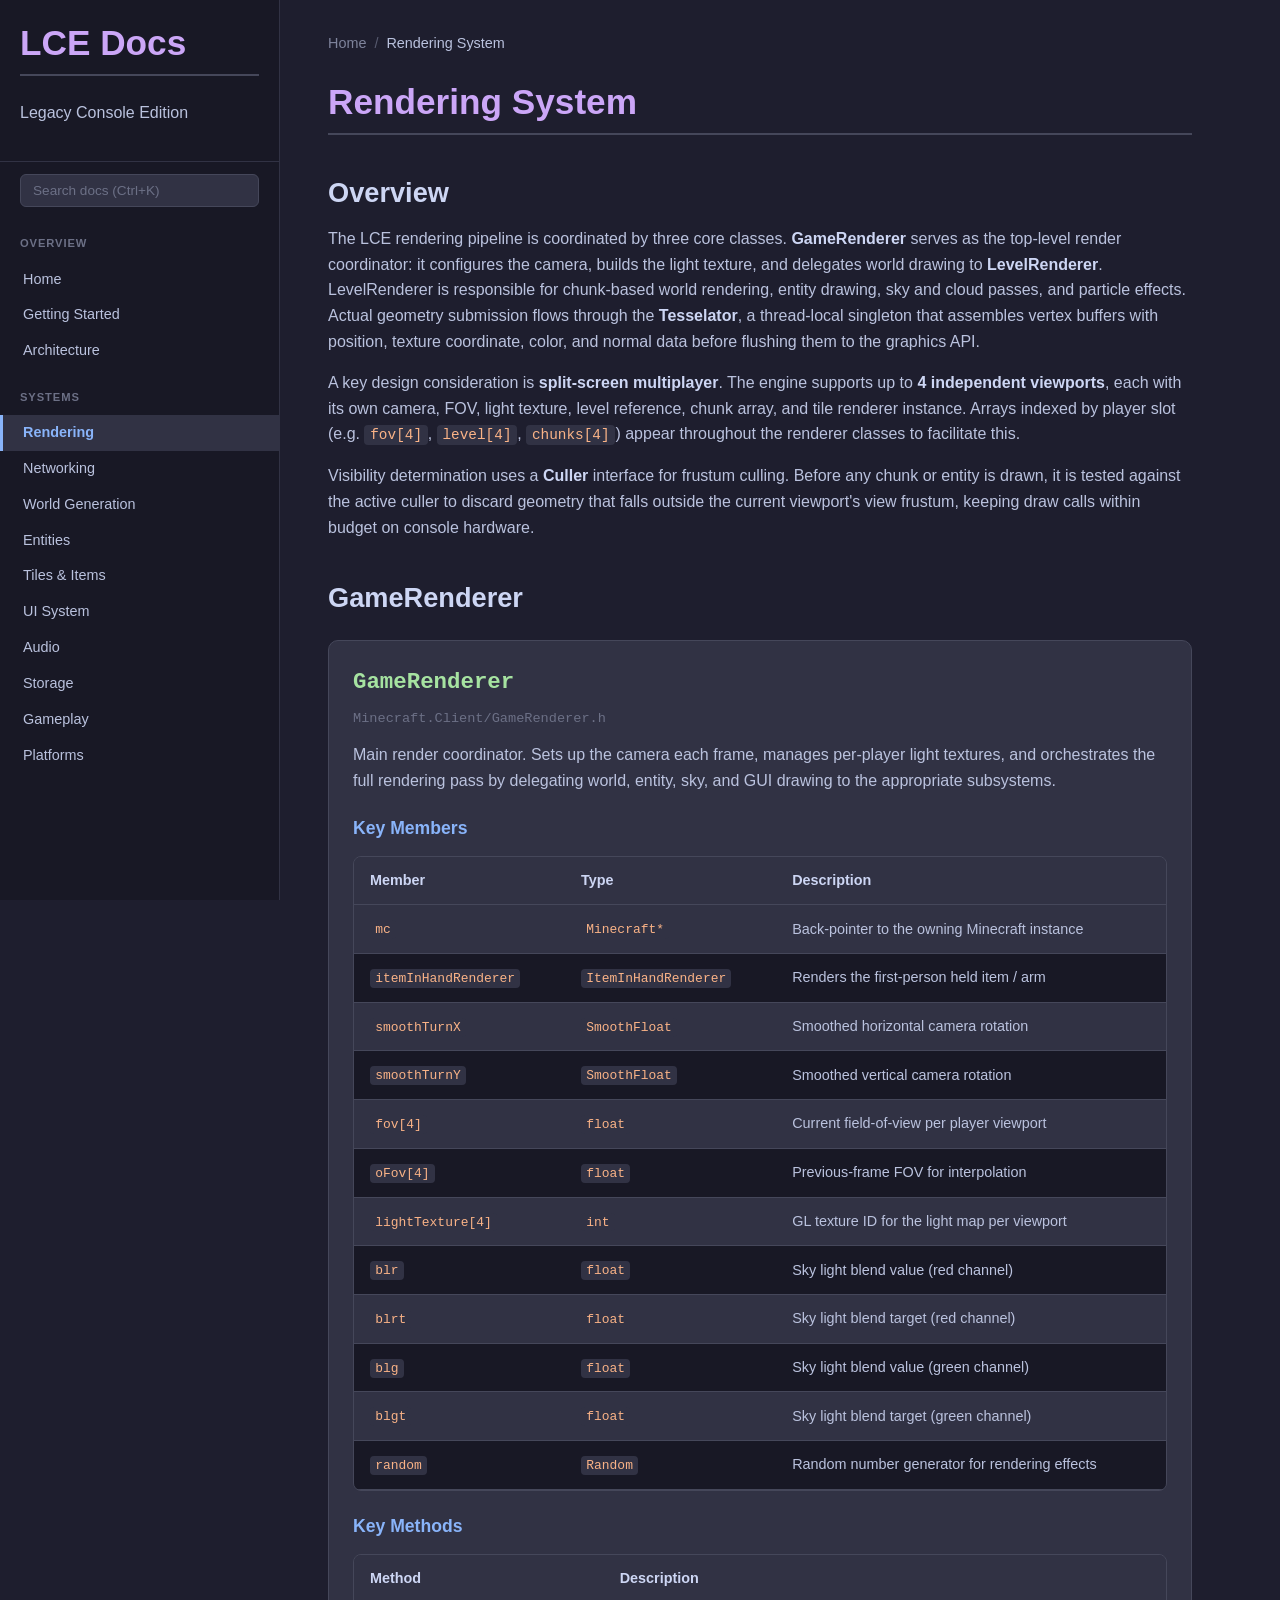
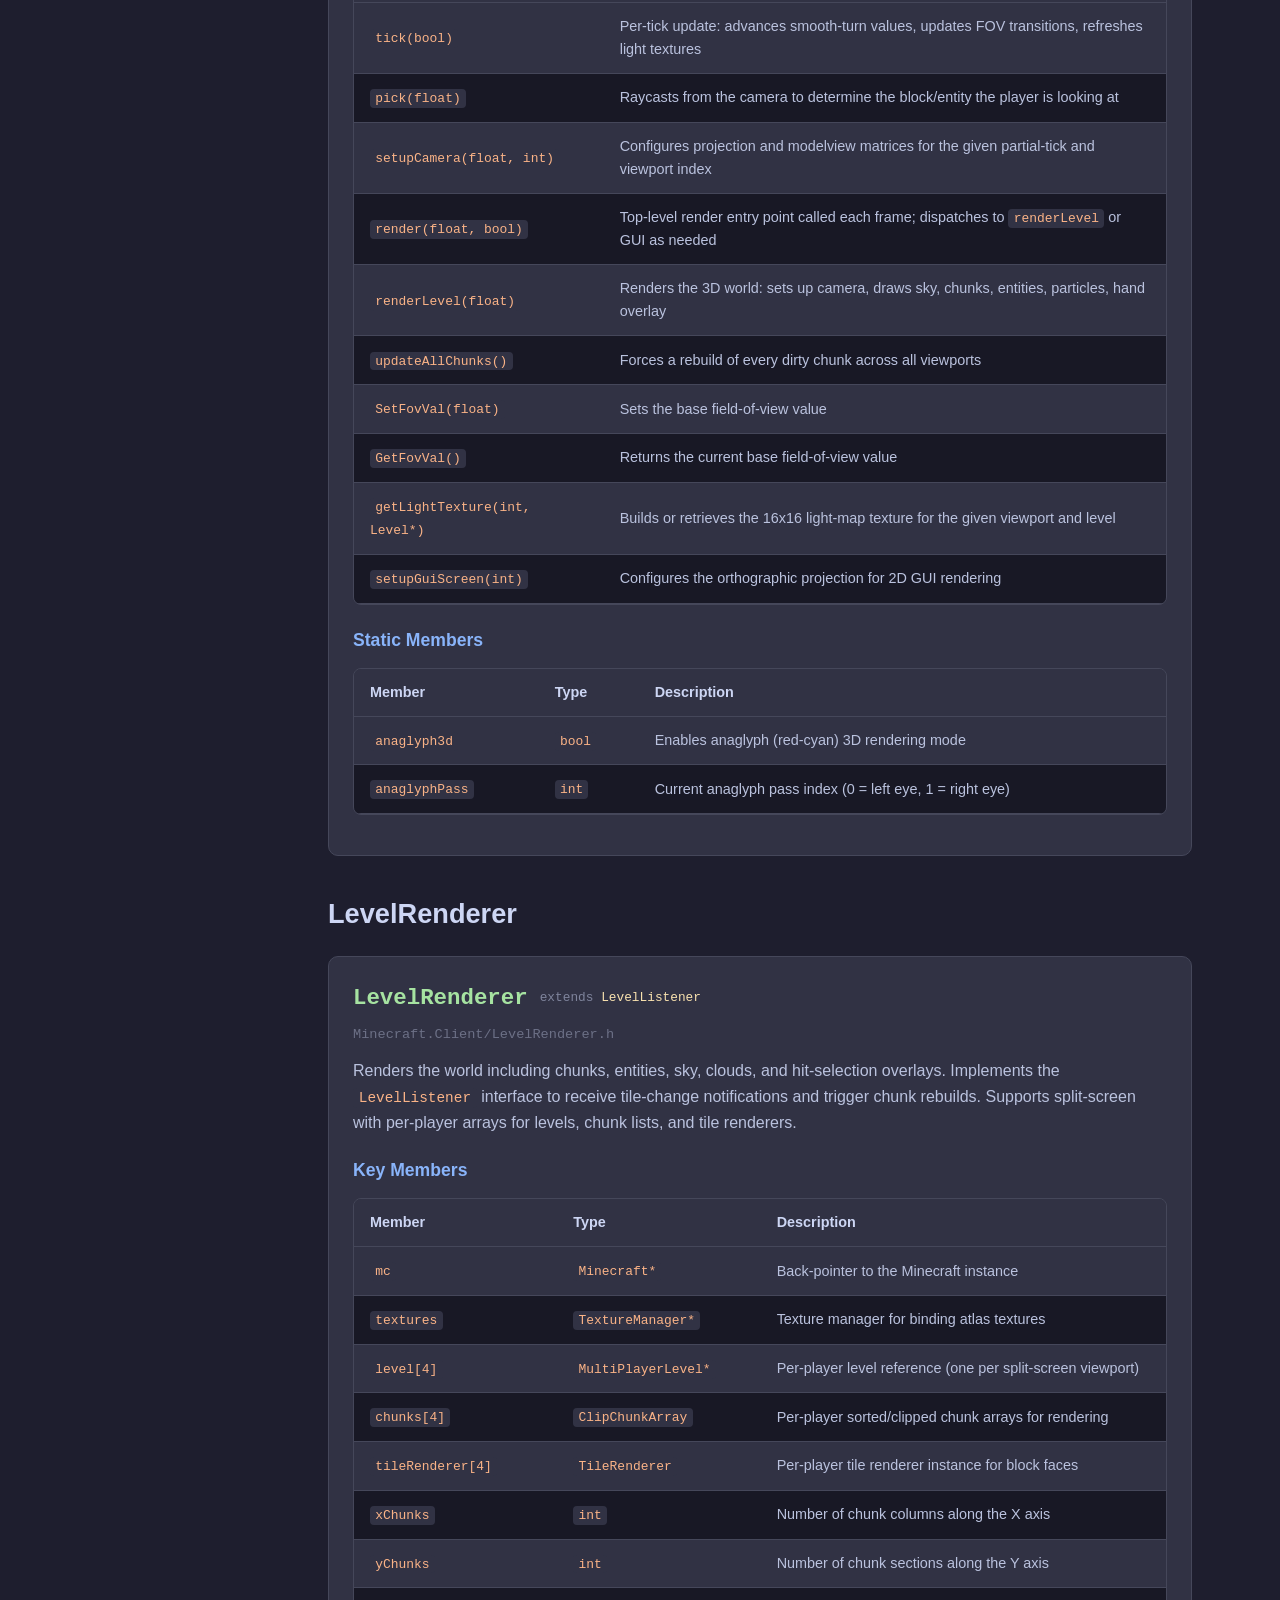
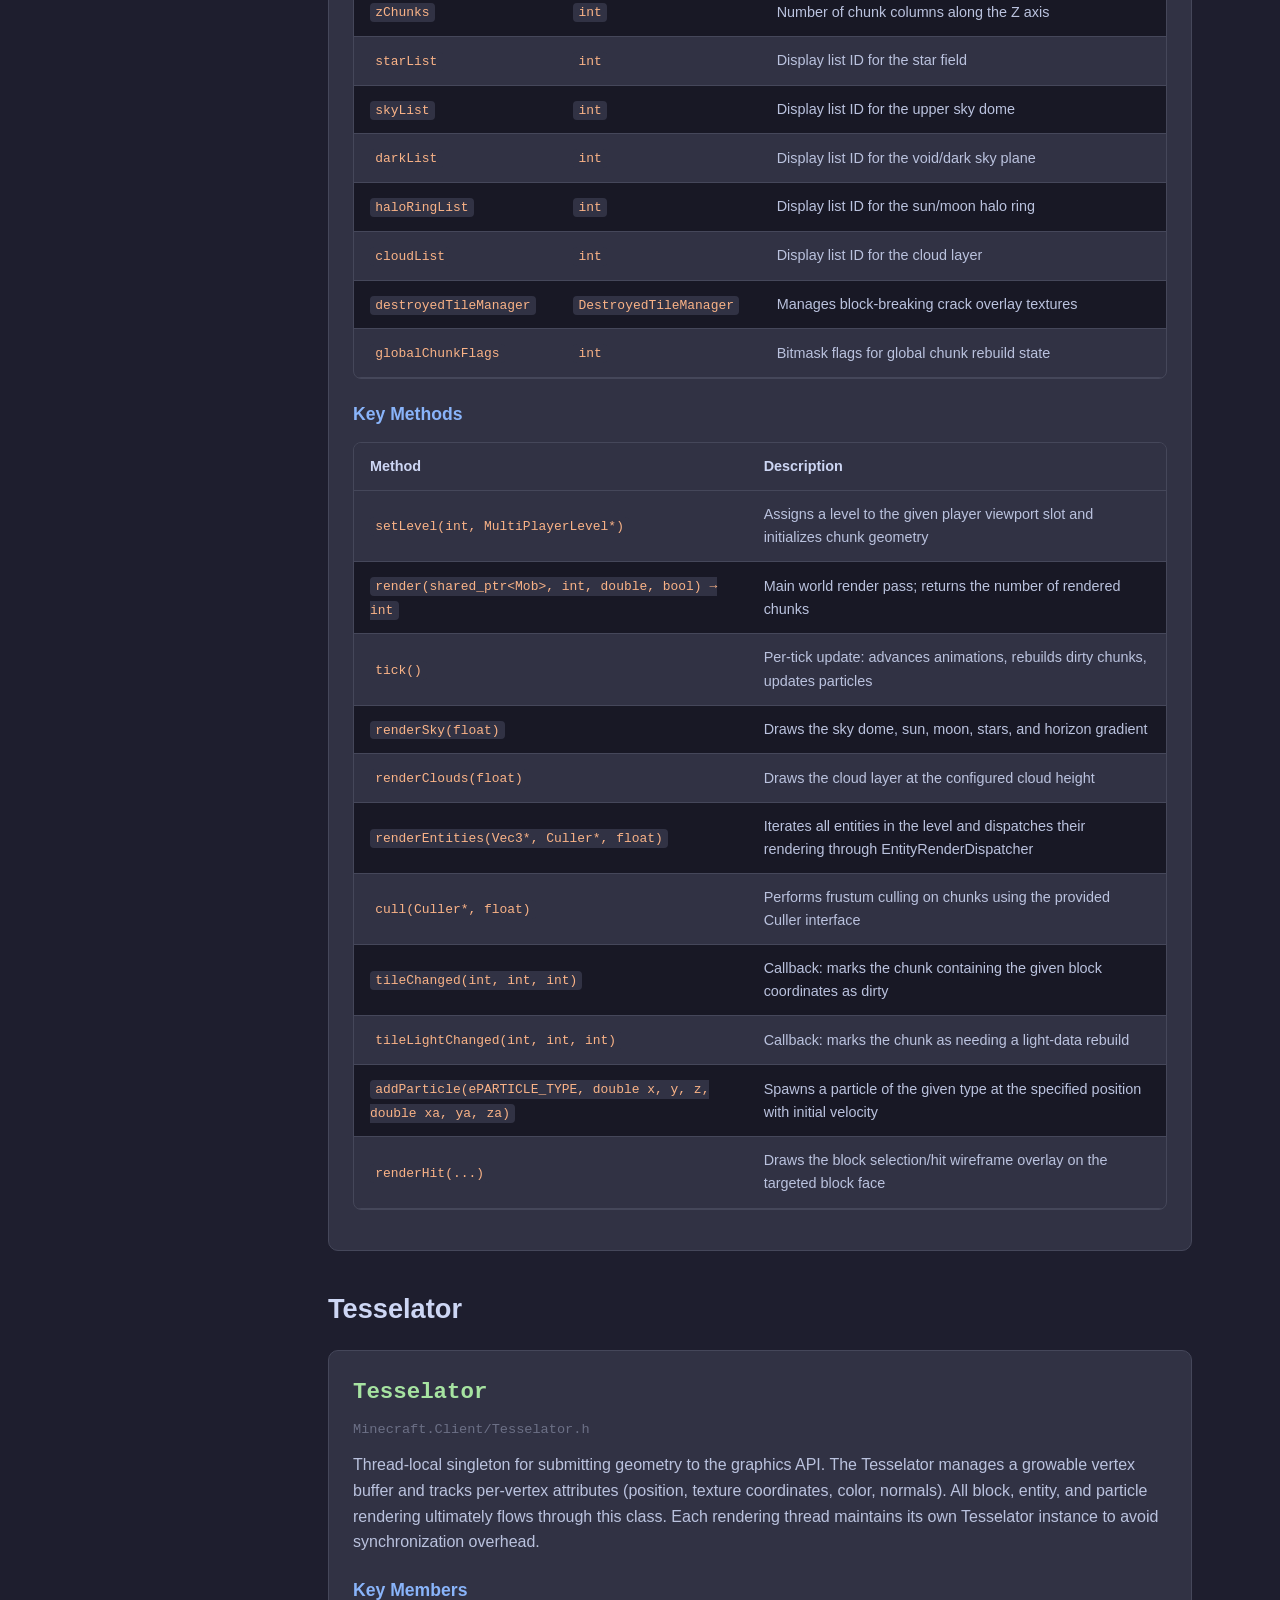
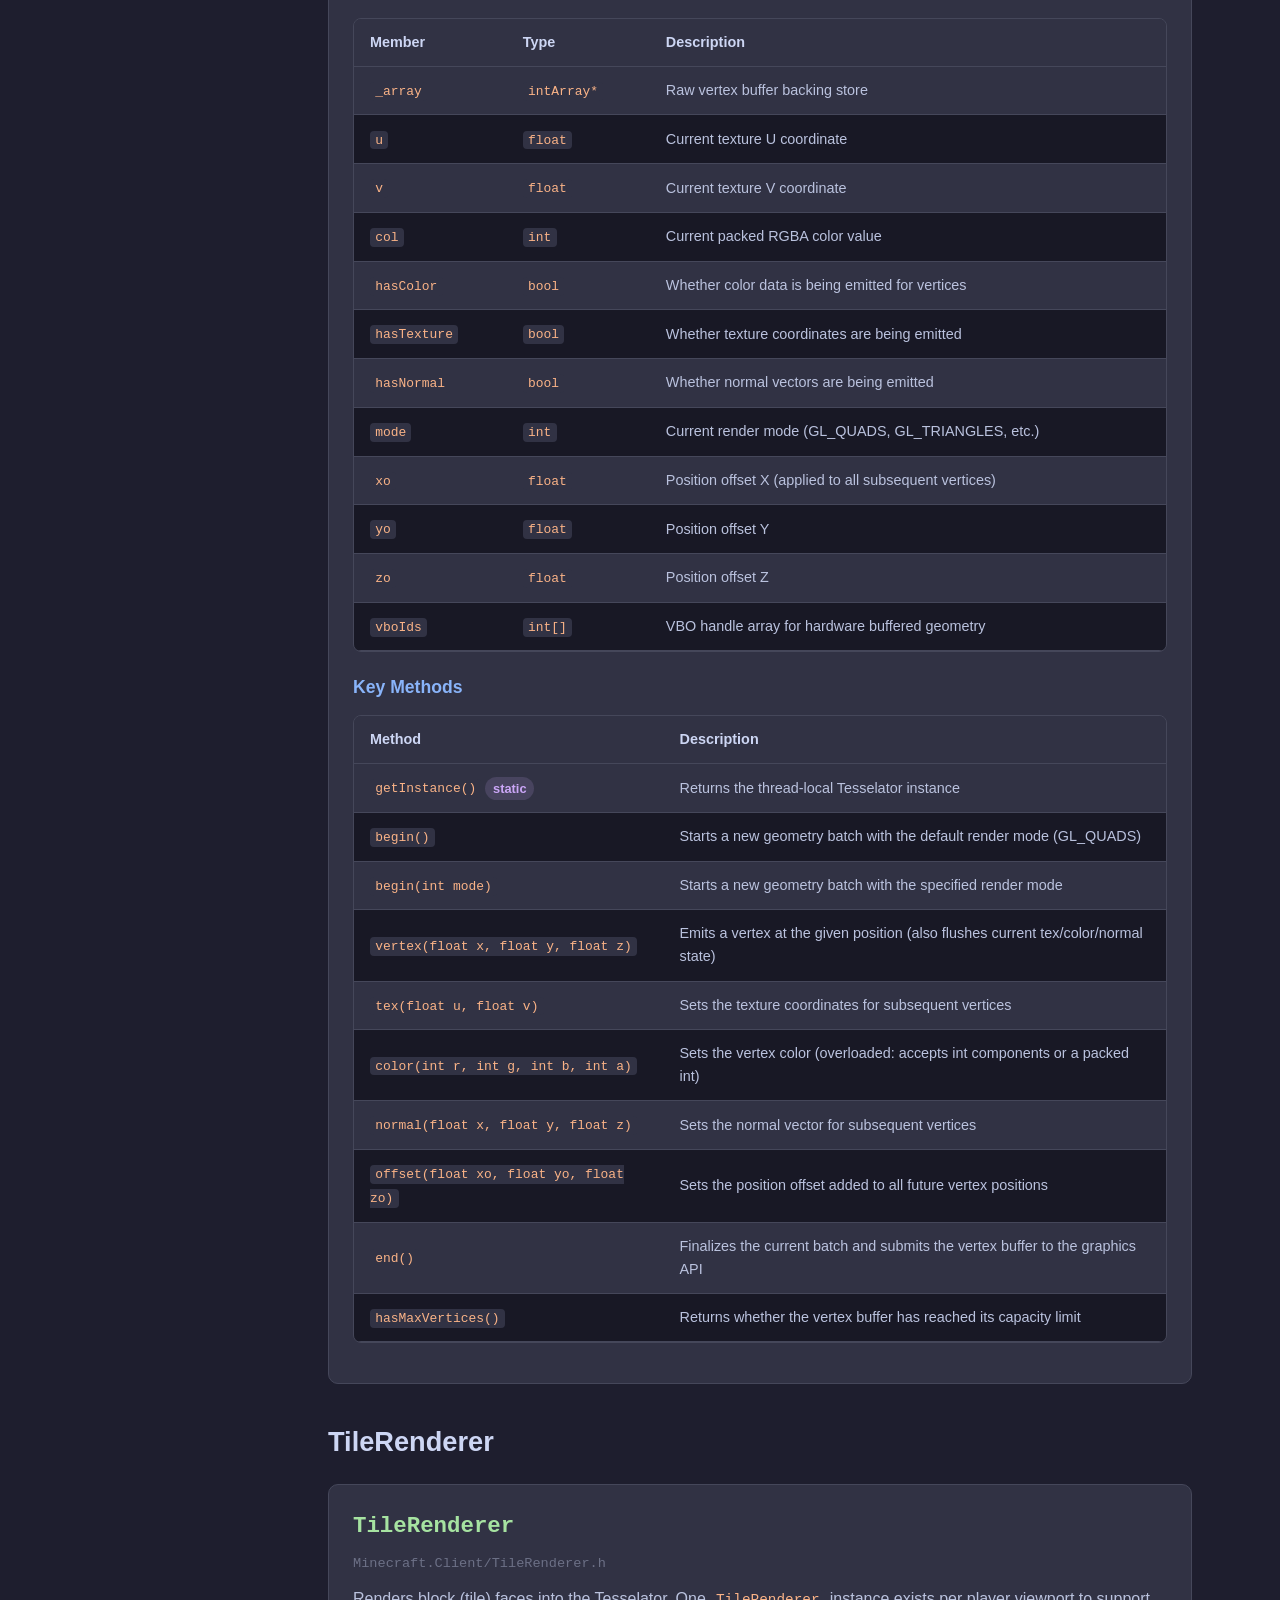
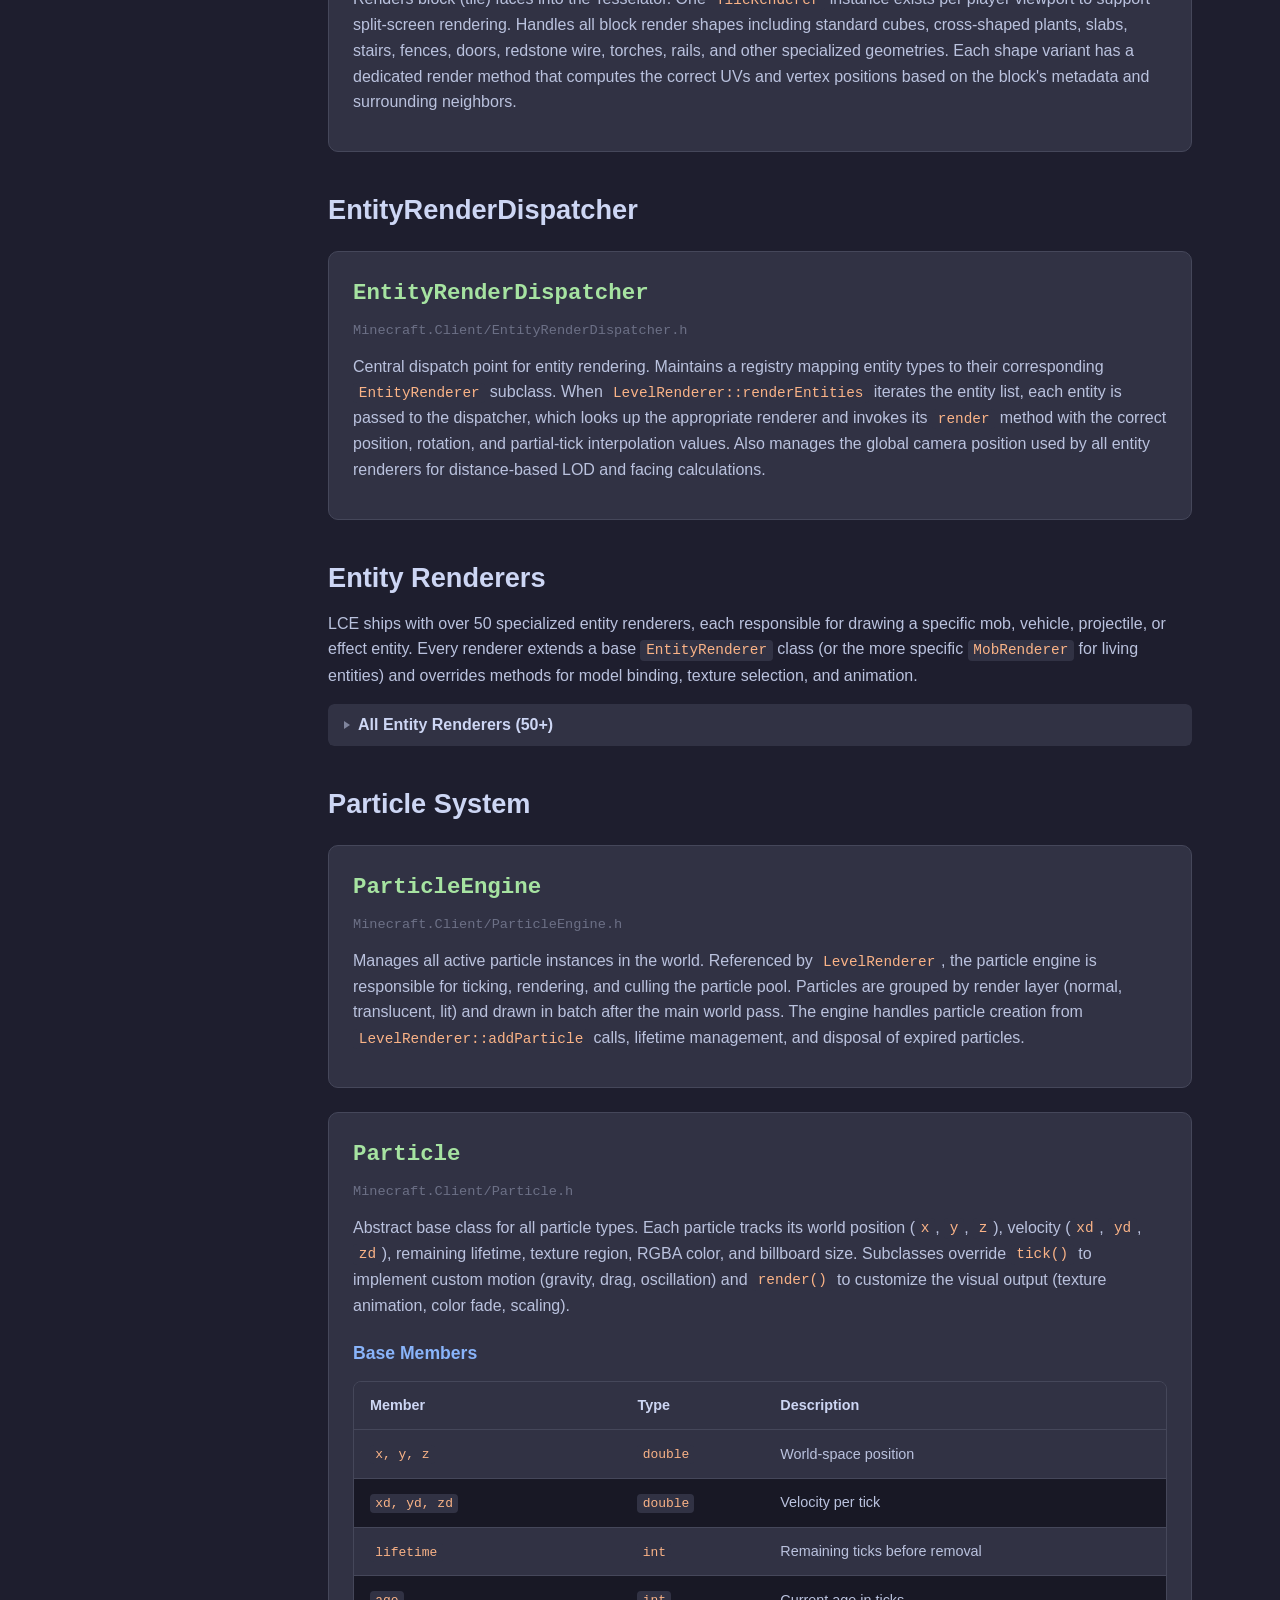
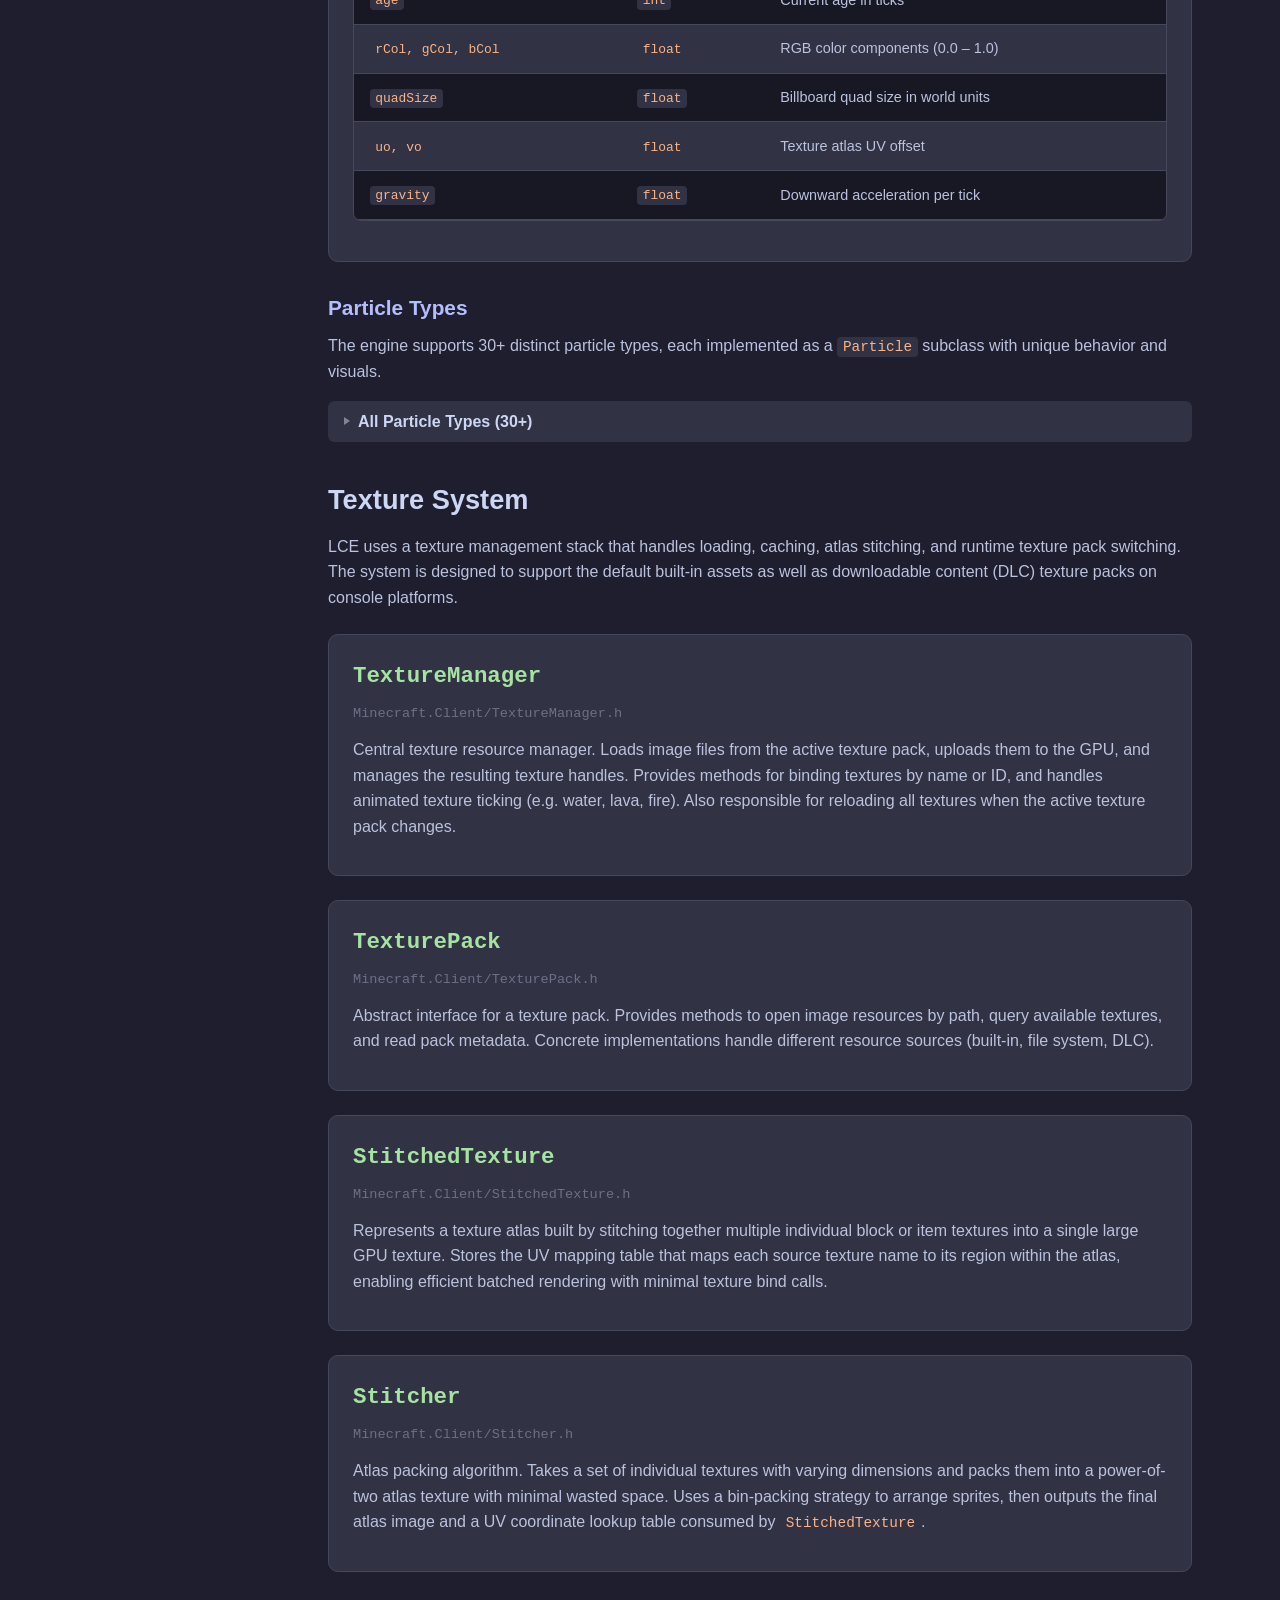
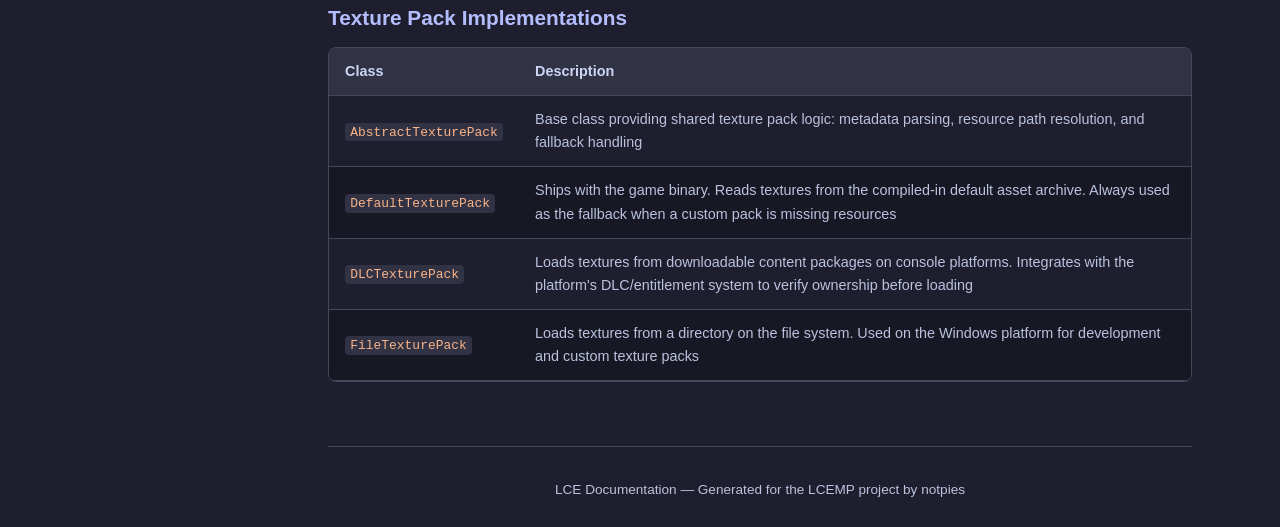
<file: rendering.html>
<!DOCTYPE html>
<html lang="en">
<head>
  <meta charset="UTF-8">
  <meta name="viewport" content="width=device-width, initial-scale=1.0">
  <title>Rendering System - LCE Documentation</title>
  <link rel="stylesheet" href="css/style.css">
</head>
<body>
  <button class="hamburger" aria-label="Toggle navigation"><span></span><span></span><span></span></button>
  <div class="site-wrapper">
    <aside class="sidebar">
      <div class="sidebar-header"><h1 class="sidebar-title">LCE Docs</h1><p class="sidebar-subtitle">Legacy Console Edition</p></div>
      <div class="sidebar-search"><input type="text" placeholder="Search docs (Ctrl+K)" id="sidebar-search-input" autocomplete="off"></div>
      <nav class="sidebar-nav">
        <div class="nav-section"><div class="nav-section-title">Overview</div><a href="index.html" class="nav-link">Home</a><a href="getting-started.html" class="nav-link">Getting Started</a><a href="architecture.html" class="nav-link">Architecture</a></div>
        <div class="nav-section"><div class="nav-section-title">Systems</div><a href="rendering.html" class="nav-link active">Rendering</a><a href="networking.html" class="nav-link">Networking</a><a href="world-gen.html" class="nav-link">World Generation</a><a href="entities.html" class="nav-link">Entities</a><a href="tiles-items.html" class="nav-link">Tiles &amp; Items</a><a href="ui-system.html" class="nav-link">UI System</a><a href="audio.html" class="nav-link">Audio</a><a href="storage.html" class="nav-link">Storage</a><a href="gameplay.html" class="nav-link">Gameplay</a><a href="platforms.html" class="nav-link">Platforms</a></div>
      </nav>
    </aside>
    <main class="main-content">

      <!-- Breadcrumb -->
      <div class="breadcrumbs">
        <a href="index.html">Home</a>
        <span class="separator">/</span>
        <span class="current">Rendering System</span>
      </div>

      <h1>Rendering System</h1>

      <!-- ================================================================
           Overview
           ================================================================ -->
      <section id="overview">
        <h2>Overview</h2>
        <p>The LCE rendering pipeline is coordinated by three core classes. <strong>GameRenderer</strong> serves as the top-level render coordinator: it configures the camera, builds the light texture, and delegates world drawing to <strong>LevelRenderer</strong>. LevelRenderer is responsible for chunk-based world rendering, entity drawing, sky and cloud passes, and particle effects. Actual geometry submission flows through the <strong>Tesselator</strong>, a thread-local singleton that assembles vertex buffers with position, texture coordinate, color, and normal data before flushing them to the graphics API.</p>
        <p>A key design consideration is <strong>split-screen multiplayer</strong>. The engine supports up to <strong>4 independent viewports</strong>, each with its own camera, FOV, light texture, level reference, chunk array, and tile renderer instance. Arrays indexed by player slot (e.g. <code>fov[4]</code>, <code>level[4]</code>, <code>chunks[4]</code>) appear throughout the renderer classes to facilitate this.</p>
        <p>Visibility determination uses a <strong>Culler</strong> interface for frustum culling. Before any chunk or entity is drawn, it is tested against the active culler to discard geometry that falls outside the current viewport's view frustum, keeping draw calls within budget on console hardware.</p>
      </section>

      <!-- ================================================================
           GameRenderer
           ================================================================ -->
      <section id="gamerenderer">
        <h2>GameRenderer</h2>

        <div class="class-card">
          <div class="class-header">
            <span class="class-name">GameRenderer</span>
          </div>
          <div class="class-meta">Minecraft.Client/GameRenderer.h</div>
          <p class="class-description">Main render coordinator. Sets up the camera each frame, manages per-player light textures, and orchestrates the full rendering pass by delegating world, entity, sky, and GUI drawing to the appropriate subsystems.</p>

          <h4>Key Members</h4>
          <div class="table-wrapper">
            <table>
              <thead>
                <tr><th>Member</th><th>Type</th><th>Description</th></tr>
              </thead>
              <tbody>
                <tr><td><code>mc</code></td><td><code>Minecraft*</code></td><td>Back-pointer to the owning Minecraft instance</td></tr>
                <tr><td><code>itemInHandRenderer</code></td><td><code>ItemInHandRenderer</code></td><td>Renders the first-person held item / arm</td></tr>
                <tr><td><code>smoothTurnX</code></td><td><code>SmoothFloat</code></td><td>Smoothed horizontal camera rotation</td></tr>
                <tr><td><code>smoothTurnY</code></td><td><code>SmoothFloat</code></td><td>Smoothed vertical camera rotation</td></tr>
                <tr><td><code>fov[4]</code></td><td><code>float</code></td><td>Current field-of-view per player viewport</td></tr>
                <tr><td><code>oFov[4]</code></td><td><code>float</code></td><td>Previous-frame FOV for interpolation</td></tr>
                <tr><td><code>lightTexture[4]</code></td><td><code>int</code></td><td>GL texture ID for the light map per viewport</td></tr>
                <tr><td><code>blr</code></td><td><code>float</code></td><td>Sky light blend value (red channel)</td></tr>
                <tr><td><code>blrt</code></td><td><code>float</code></td><td>Sky light blend target (red channel)</td></tr>
                <tr><td><code>blg</code></td><td><code>float</code></td><td>Sky light blend value (green channel)</td></tr>
                <tr><td><code>blgt</code></td><td><code>float</code></td><td>Sky light blend target (green channel)</td></tr>
                <tr><td><code>random</code></td><td><code>Random</code></td><td>Random number generator for rendering effects</td></tr>
              </tbody>
            </table>
          </div>

          <h4>Key Methods</h4>
          <div class="table-wrapper">
            <table>
              <thead>
                <tr><th>Method</th><th>Description</th></tr>
              </thead>
              <tbody>
                <tr><td><code>tick(bool)</code></td><td>Per-tick update: advances smooth-turn values, updates FOV transitions, refreshes light textures</td></tr>
                <tr><td><code>pick(float)</code></td><td>Raycasts from the camera to determine the block/entity the player is looking at</td></tr>
                <tr><td><code>setupCamera(float, int)</code></td><td>Configures projection and modelview matrices for the given partial-tick and viewport index</td></tr>
                <tr><td><code>render(float, bool)</code></td><td>Top-level render entry point called each frame; dispatches to <code>renderLevel</code> or GUI as needed</td></tr>
                <tr><td><code>renderLevel(float)</code></td><td>Renders the 3D world: sets up camera, draws sky, chunks, entities, particles, hand overlay</td></tr>
                <tr><td><code>updateAllChunks()</code></td><td>Forces a rebuild of every dirty chunk across all viewports</td></tr>
                <tr><td><code>SetFovVal(float)</code></td><td>Sets the base field-of-view value</td></tr>
                <tr><td><code>GetFovVal()</code></td><td>Returns the current base field-of-view value</td></tr>
                <tr><td><code>getLightTexture(int, Level*)</code></td><td>Builds or retrieves the 16x16 light-map texture for the given viewport and level</td></tr>
                <tr><td><code>setupGuiScreen(int)</code></td><td>Configures the orthographic projection for 2D GUI rendering</td></tr>
              </tbody>
            </table>
          </div>

          <h4>Static Members</h4>
          <div class="table-wrapper">
            <table>
              <thead>
                <tr><th>Member</th><th>Type</th><th>Description</th></tr>
              </thead>
              <tbody>
                <tr><td><code>anaglyph3d</code></td><td><code>bool</code></td><td>Enables anaglyph (red-cyan) 3D rendering mode</td></tr>
                <tr><td><code>anaglyphPass</code></td><td><code>int</code></td><td>Current anaglyph pass index (0 = left eye, 1 = right eye)</td></tr>
              </tbody>
            </table>
          </div>
        </div>
      </section>

      <!-- ================================================================
           LevelRenderer
           ================================================================ -->
      <section id="levelrenderer">
        <h2>LevelRenderer</h2>

        <div class="class-card">
          <div class="class-header">
            <span class="class-name">LevelRenderer</span>
            <span class="inheritance-badge">extends <span class="parent-class">LevelListener</span></span>
          </div>
          <div class="class-meta">Minecraft.Client/LevelRenderer.h</div>
          <p class="class-description">Renders the world including chunks, entities, sky, clouds, and hit-selection overlays. Implements the <code>LevelListener</code> interface to receive tile-change notifications and trigger chunk rebuilds. Supports split-screen with per-player arrays for levels, chunk lists, and tile renderers.</p>

          <h4>Key Members</h4>
          <div class="table-wrapper">
            <table>
              <thead>
                <tr><th>Member</th><th>Type</th><th>Description</th></tr>
              </thead>
              <tbody>
                <tr><td><code>mc</code></td><td><code>Minecraft*</code></td><td>Back-pointer to the Minecraft instance</td></tr>
                <tr><td><code>textures</code></td><td><code>TextureManager*</code></td><td>Texture manager for binding atlas textures</td></tr>
                <tr><td><code>level[4]</code></td><td><code>MultiPlayerLevel*</code></td><td>Per-player level reference (one per split-screen viewport)</td></tr>
                <tr><td><code>chunks[4]</code></td><td><code>ClipChunkArray</code></td><td>Per-player sorted/clipped chunk arrays for rendering</td></tr>
                <tr><td><code>tileRenderer[4]</code></td><td><code>TileRenderer</code></td><td>Per-player tile renderer instance for block faces</td></tr>
                <tr><td><code>xChunks</code></td><td><code>int</code></td><td>Number of chunk columns along the X axis</td></tr>
                <tr><td><code>yChunks</code></td><td><code>int</code></td><td>Number of chunk sections along the Y axis</td></tr>
                <tr><td><code>zChunks</code></td><td><code>int</code></td><td>Number of chunk columns along the Z axis</td></tr>
                <tr><td><code>starList</code></td><td><code>int</code></td><td>Display list ID for the star field</td></tr>
                <tr><td><code>skyList</code></td><td><code>int</code></td><td>Display list ID for the upper sky dome</td></tr>
                <tr><td><code>darkList</code></td><td><code>int</code></td><td>Display list ID for the void/dark sky plane</td></tr>
                <tr><td><code>haloRingList</code></td><td><code>int</code></td><td>Display list ID for the sun/moon halo ring</td></tr>
                <tr><td><code>cloudList</code></td><td><code>int</code></td><td>Display list ID for the cloud layer</td></tr>
                <tr><td><code>destroyedTileManager</code></td><td><code>DestroyedTileManager</code></td><td>Manages block-breaking crack overlay textures</td></tr>
                <tr><td><code>globalChunkFlags</code></td><td><code>int</code></td><td>Bitmask flags for global chunk rebuild state</td></tr>
              </tbody>
            </table>
          </div>

          <h4>Key Methods</h4>
          <div class="table-wrapper">
            <table>
              <thead>
                <tr><th>Method</th><th>Description</th></tr>
              </thead>
              <tbody>
                <tr><td><code>setLevel(int, MultiPlayerLevel*)</code></td><td>Assigns a level to the given player viewport slot and initializes chunk geometry</td></tr>
                <tr><td><code>render(shared_ptr&lt;Mob&gt;, int, double, bool) &rarr; int</code></td><td>Main world render pass; returns the number of rendered chunks</td></tr>
                <tr><td><code>tick()</code></td><td>Per-tick update: advances animations, rebuilds dirty chunks, updates particles</td></tr>
                <tr><td><code>renderSky(float)</code></td><td>Draws the sky dome, sun, moon, stars, and horizon gradient</td></tr>
                <tr><td><code>renderClouds(float)</code></td><td>Draws the cloud layer at the configured cloud height</td></tr>
                <tr><td><code>renderEntities(Vec3*, Culler*, float)</code></td><td>Iterates all entities in the level and dispatches their rendering through EntityRenderDispatcher</td></tr>
                <tr><td><code>cull(Culler*, float)</code></td><td>Performs frustum culling on chunks using the provided Culler interface</td></tr>
                <tr><td><code>tileChanged(int, int, int)</code></td><td>Callback: marks the chunk containing the given block coordinates as dirty</td></tr>
                <tr><td><code>tileLightChanged(int, int, int)</code></td><td>Callback: marks the chunk as needing a light-data rebuild</td></tr>
                <tr><td><code>addParticle(ePARTICLE_TYPE, double x, y, z, double xa, ya, za)</code></td><td>Spawns a particle of the given type at the specified position with initial velocity</td></tr>
                <tr><td><code>renderHit(...)</code></td><td>Draws the block selection/hit wireframe overlay on the targeted block face</td></tr>
              </tbody>
            </table>
          </div>
        </div>
      </section>

      <!-- ================================================================
           Tesselator
           ================================================================ -->
      <section id="tesselator">
        <h2>Tesselator</h2>

        <div class="class-card">
          <div class="class-header">
            <span class="class-name">Tesselator</span>
          </div>
          <div class="class-meta">Minecraft.Client/Tesselator.h</div>
          <p class="class-description">Thread-local singleton for submitting geometry to the graphics API. The Tesselator manages a growable vertex buffer and tracks per-vertex attributes (position, texture coordinates, color, normals). All block, entity, and particle rendering ultimately flows through this class. Each rendering thread maintains its own Tesselator instance to avoid synchronization overhead.</p>

          <h4>Key Members</h4>
          <div class="table-wrapper">
            <table>
              <thead>
                <tr><th>Member</th><th>Type</th><th>Description</th></tr>
              </thead>
              <tbody>
                <tr><td><code>_array</code></td><td><code>intArray*</code></td><td>Raw vertex buffer backing store</td></tr>
                <tr><td><code>u</code></td><td><code>float</code></td><td>Current texture U coordinate</td></tr>
                <tr><td><code>v</code></td><td><code>float</code></td><td>Current texture V coordinate</td></tr>
                <tr><td><code>col</code></td><td><code>int</code></td><td>Current packed RGBA color value</td></tr>
                <tr><td><code>hasColor</code></td><td><code>bool</code></td><td>Whether color data is being emitted for vertices</td></tr>
                <tr><td><code>hasTexture</code></td><td><code>bool</code></td><td>Whether texture coordinates are being emitted</td></tr>
                <tr><td><code>hasNormal</code></td><td><code>bool</code></td><td>Whether normal vectors are being emitted</td></tr>
                <tr><td><code>mode</code></td><td><code>int</code></td><td>Current render mode (GL_QUADS, GL_TRIANGLES, etc.)</td></tr>
                <tr><td><code>xo</code></td><td><code>float</code></td><td>Position offset X (applied to all subsequent vertices)</td></tr>
                <tr><td><code>yo</code></td><td><code>float</code></td><td>Position offset Y</td></tr>
                <tr><td><code>zo</code></td><td><code>float</code></td><td>Position offset Z</td></tr>
                <tr><td><code>vboIds</code></td><td><code>int[]</code></td><td>VBO handle array for hardware buffered geometry</td></tr>
              </tbody>
            </table>
          </div>

          <h4>Key Methods</h4>
          <div class="table-wrapper">
            <table>
              <thead>
                <tr><th>Method</th><th>Description</th></tr>
              </thead>
              <tbody>
                <tr><td><code>getInstance()</code> <span class="badge badge-type">static</span></td><td>Returns the thread-local Tesselator instance</td></tr>
                <tr><td><code>begin()</code></td><td>Starts a new geometry batch with the default render mode (GL_QUADS)</td></tr>
                <tr><td><code>begin(int mode)</code></td><td>Starts a new geometry batch with the specified render mode</td></tr>
                <tr><td><code>vertex(float x, float y, float z)</code></td><td>Emits a vertex at the given position (also flushes current tex/color/normal state)</td></tr>
                <tr><td><code>tex(float u, float v)</code></td><td>Sets the texture coordinates for subsequent vertices</td></tr>
                <tr><td><code>color(int r, int g, int b, int a)</code></td><td>Sets the vertex color (overloaded: accepts int components or a packed int)</td></tr>
                <tr><td><code>normal(float x, float y, float z)</code></td><td>Sets the normal vector for subsequent vertices</td></tr>
                <tr><td><code>offset(float xo, float yo, float zo)</code></td><td>Sets the position offset added to all future vertex positions</td></tr>
                <tr><td><code>end()</code></td><td>Finalizes the current batch and submits the vertex buffer to the graphics API</td></tr>
                <tr><td><code>hasMaxVertices()</code></td><td>Returns whether the vertex buffer has reached its capacity limit</td></tr>
              </tbody>
            </table>
          </div>
        </div>
      </section>

      <!-- ================================================================
           TileRenderer
           ================================================================ -->
      <section id="tilerenderer">
        <h2>TileRenderer</h2>

        <div class="class-card">
          <div class="class-header">
            <span class="class-name">TileRenderer</span>
          </div>
          <div class="class-meta">Minecraft.Client/TileRenderer.h</div>
          <p class="class-description">Renders block (tile) faces into the Tesselator. One <code>TileRenderer</code> instance exists per player viewport to support split-screen rendering. Handles all block render shapes including standard cubes, cross-shaped plants, slabs, stairs, fences, doors, redstone wire, torches, rails, and other specialized geometries. Each shape variant has a dedicated render method that computes the correct UVs and vertex positions based on the block's metadata and surrounding neighbors.</p>
        </div>
      </section>

      <!-- ================================================================
           EntityRenderDispatcher
           ================================================================ -->
      <section id="entity-render-dispatcher">
        <h2>EntityRenderDispatcher</h2>

        <div class="class-card">
          <div class="class-header">
            <span class="class-name">EntityRenderDispatcher</span>
          </div>
          <div class="class-meta">Minecraft.Client/EntityRenderDispatcher.h</div>
          <p class="class-description">Central dispatch point for entity rendering. Maintains a registry mapping entity types to their corresponding <code>EntityRenderer</code> subclass. When <code>LevelRenderer::renderEntities</code> iterates the entity list, each entity is passed to the dispatcher, which looks up the appropriate renderer and invokes its <code>render</code> method with the correct position, rotation, and partial-tick interpolation values. Also manages the global camera position used by all entity renderers for distance-based LOD and facing calculations.</p>
        </div>
      </section>

      <!-- ================================================================
           Entity Renderers
           ================================================================ -->
      <section id="entity-renderers">
        <h2>Entity Renderers</h2>
        <p>LCE ships with over 50 specialized entity renderers, each responsible for drawing a specific mob, vehicle, projectile, or effect entity. Every renderer extends a base <code>EntityRenderer</code> class (or the more specific <code>MobRenderer</code> for living entities) and overrides methods for model binding, texture selection, and animation.</p>

        <details>
          <summary>All Entity Renderers (50+)</summary>
          <div class="details-content">
            <div class="table-wrapper">
              <table>
                <thead>
                  <tr><th>Renderer Class</th><th>Category</th><th>Description</th></tr>
                </thead>
                <tbody>
                  <tr><td><code>BlazeRenderer</code></td><td><span class="badge badge-category">Hostile</span></td><td>Renders the Blaze mob with rotating rod segments</td></tr>
                  <tr><td><code>BoatRenderer</code></td><td><span class="badge badge-platform">Vehicle</span></td><td>Renders the wooden boat entity</td></tr>
                  <tr><td><code>ChickenRenderer</code></td><td><span class="badge badge-category">Passive</span></td><td>Renders chickens with wing-flap animation</td></tr>
                  <tr><td><code>CowRenderer</code></td><td><span class="badge badge-category">Passive</span></td><td>Renders cows</td></tr>
                  <tr><td><code>CreeperRenderer</code></td><td><span class="badge badge-category">Hostile</span></td><td>Renders creepers with flash-white swell effect</td></tr>
                  <tr><td><code>EnderDragonRenderer</code></td><td><span class="badge badge-category">Boss</span></td><td>Renders the Ender Dragon with multi-part body segments</td></tr>
                  <tr><td><code>EndermanRenderer</code></td><td><span class="badge badge-category">Hostile</span></td><td>Renders Endermen with carried-block overlay</td></tr>
                  <tr><td><code>FallingTileRenderer</code></td><td><span class="badge badge-platform">Block</span></td><td>Renders falling sand/gravel entities</td></tr>
                  <tr><td><code>FireworkRenderer</code></td><td><span class="badge badge-platform">Projectile</span></td><td>Renders firework rocket entities</td></tr>
                  <tr><td><code>FishingHookRenderer</code></td><td><span class="badge badge-platform">Projectile</span></td><td>Renders the fishing rod bobber and line</td></tr>
                  <tr><td><code>GhastRenderer</code></td><td><span class="badge badge-category">Hostile</span></td><td>Renders Ghasts with tentacle animation</td></tr>
                  <tr><td><code>GolemRenderer</code></td><td><span class="badge badge-category">Passive</span></td><td>Renders Iron Golems and Snow Golems</td></tr>
                  <tr><td><code>GuardianRenderer</code></td><td><span class="badge badge-category">Hostile</span></td><td>Renders Guardians and Elder Guardians with beam attack</td></tr>
                  <tr><td><code>HorseRenderer</code></td><td><span class="badge badge-category">Passive</span></td><td>Renders horses, donkeys, and mules with armor layers</td></tr>
                  <tr><td><code>HumanoidMobRenderer</code></td><td><span class="badge badge-type">Base</span></td><td>Base renderer for humanoid-shaped mobs (bipedal model)</td></tr>
                  <tr><td><code>ItemEntityRenderer</code></td><td><span class="badge badge-platform">Item</span></td><td>Renders dropped item entities with bobbing animation</td></tr>
                  <tr><td><code>ItemFrameRenderer</code></td><td><span class="badge badge-platform">Block</span></td><td>Renders item frame entities and their contained items</td></tr>
                  <tr><td><code>LeashKnotRenderer</code></td><td><span class="badge badge-platform">Block</span></td><td>Renders lead knot entities attached to fences</td></tr>
                  <tr><td><code>LightningRenderer</code></td><td><span class="badge badge-platform">Effect</span></td><td>Renders lightning bolt entities</td></tr>
                  <tr><td><code>MagmaCubeRenderer</code></td><td><span class="badge badge-category">Hostile</span></td><td>Renders Magma Cubes with squish/stretch animation</td></tr>
                  <tr><td><code>MinecartRenderer</code></td><td><span class="badge badge-platform">Vehicle</span></td><td>Renders all minecart variants (rideable, chest, hopper, TNT, spawner)</td></tr>
                  <tr><td><code>MushroomCowRenderer</code></td><td><span class="badge badge-category">Passive</span></td><td>Renders Mooshrooms with mushroom overlay</td></tr>
                  <tr><td><code>OcelotRenderer</code></td><td><span class="badge badge-category">Passive</span></td><td>Renders ocelots and tamed cats</td></tr>
                  <tr><td><code>PaintingRenderer</code></td><td><span class="badge badge-platform">Block</span></td><td>Renders painting entities with correct canvas texture</td></tr>
                  <tr><td><code>PigRenderer</code></td><td><span class="badge badge-category">Passive</span></td><td>Renders pigs with optional saddle layer</td></tr>
                  <tr><td><code>PlayerRenderer</code></td><td><span class="badge badge-type">Player</span></td><td>Renders player entities with skin, cape, and armor layers</td></tr>
                  <tr><td><code>PrimedTntRenderer</code></td><td><span class="badge badge-platform">Block</span></td><td>Renders primed TNT with flash-white blinking</td></tr>
                  <tr><td><code>RabbitRenderer</code></td><td><span class="badge badge-category">Passive</span></td><td>Renders rabbits</td></tr>
                  <tr><td><code>SheepRenderer</code></td><td><span class="badge badge-category">Passive</span></td><td>Renders sheep with dyed wool layer</td></tr>
                  <tr><td><code>ShotRenderer</code></td><td><span class="badge badge-platform">Projectile</span></td><td>Renders generic projectile entities (arrows, snowballs, eggs)</td></tr>
                  <tr><td><code>SilverFishRenderer</code></td><td><span class="badge badge-category">Hostile</span></td><td>Renders silverfish mobs</td></tr>
                  <tr><td><code>SkeletonRenderer</code></td><td><span class="badge badge-category">Hostile</span></td><td>Renders skeletons and wither skeletons</td></tr>
                  <tr><td><code>SlimeRenderer</code></td><td><span class="badge badge-category">Hostile</span></td><td>Renders slimes with translucent outer layer</td></tr>
                  <tr><td><code>SpiderRenderer</code></td><td><span class="badge badge-category">Hostile</span></td><td>Renders spiders and cave spiders with glowing eyes</td></tr>
                  <tr><td><code>SquidRenderer</code></td><td><span class="badge badge-category">Passive</span></td><td>Renders squids with tentacle animation</td></tr>
                  <tr><td><code>TntMinecartRenderer</code></td><td><span class="badge badge-platform">Vehicle</span></td><td>Renders TNT minecarts with blinking TNT payload</td></tr>
                  <tr><td><code>VillagerRenderer</code></td><td><span class="badge badge-category">Passive</span></td><td>Renders villagers with profession-based textures</td></tr>
                  <tr><td><code>WitchRenderer</code></td><td><span class="badge badge-category">Hostile</span></td><td>Renders witches with nose wart and hat</td></tr>
                  <tr><td><code>WitherBossRenderer</code></td><td><span class="badge badge-category">Boss</span></td><td>Renders the Wither boss with shield and invulnerability effects</td></tr>
                  <tr><td><code>WitherSkullRenderer</code></td><td><span class="badge badge-platform">Projectile</span></td><td>Renders wither skull projectiles</td></tr>
                  <tr><td><code>WolfRenderer</code></td><td><span class="badge badge-category">Passive</span></td><td>Renders wolves with tame/angry state and collar color</td></tr>
                  <tr><td><code>XpOrbRenderer</code></td><td><span class="badge badge-platform">Item</span></td><td>Renders experience orb entities</td></tr>
                  <tr><td><code>ZombieRenderer</code></td><td><span class="badge badge-category">Hostile</span></td><td>Renders zombies and zombie villagers</td></tr>
                  <tr><td><code>ZombiePigmanRenderer</code></td><td><span class="badge badge-category">Hostile</span></td><td>Renders zombie pigmen</td></tr>
                  <tr><td><code>BatRenderer</code></td><td><span class="badge badge-category">Passive</span></td><td>Renders bats with wing-flap animation</td></tr>
                  <tr><td><code>EndermiteRenderer</code></td><td><span class="badge badge-category">Hostile</span></td><td>Renders endermites</td></tr>
                  <tr><td><code>ArmorStandRenderer</code></td><td><span class="badge badge-platform">Block</span></td><td>Renders armor stands with equipped armor pieces</td></tr>
                  <tr><td><code>EnderCrystalRenderer</code></td><td><span class="badge badge-platform">Effect</span></td><td>Renders ender crystals with rotating cube and beam</td></tr>
                  <tr><td><code>LargeFireballRenderer</code></td><td><span class="badge badge-platform">Projectile</span></td><td>Renders ghast fireballs</td></tr>
                  <tr><td><code>SmallFireballRenderer</code></td><td><span class="badge badge-platform">Projectile</span></td><td>Renders blaze fireballs</td></tr>
                  <tr><td><code>EvokerFangsRenderer</code></td><td><span class="badge badge-platform">Effect</span></td><td>Renders evoker fang attack entities</td></tr>
                  <tr><td><code>ShulkerRenderer</code></td><td><span class="badge badge-category">Hostile</span></td><td>Renders shulkers with opening/closing animation</td></tr>
                  <tr><td><code>VexRenderer</code></td><td><span class="badge badge-category">Hostile</span></td><td>Renders vex mobs</td></tr>
                </tbody>
              </table>
            </div>
          </div>
        </details>
      </section>

      <!-- ================================================================
           Particle System
           ================================================================ -->
      <section id="particle-system">
        <h2>Particle System</h2>

        <div class="class-card">
          <div class="class-header">
            <span class="class-name">ParticleEngine</span>
          </div>
          <div class="class-meta">Minecraft.Client/ParticleEngine.h</div>
          <p class="class-description">Manages all active particle instances in the world. Referenced by <code>LevelRenderer</code>, the particle engine is responsible for ticking, rendering, and culling the particle pool. Particles are grouped by render layer (normal, translucent, lit) and drawn in batch after the main world pass. The engine handles particle creation from <code>LevelRenderer::addParticle</code> calls, lifetime management, and disposal of expired particles.</p>
        </div>

        <div class="class-card">
          <div class="class-header">
            <span class="class-name">Particle</span>
          </div>
          <div class="class-meta">Minecraft.Client/Particle.h</div>
          <p class="class-description">Abstract base class for all particle types. Each particle tracks its world position (<code>x</code>, <code>y</code>, <code>z</code>), velocity (<code>xd</code>, <code>yd</code>, <code>zd</code>), remaining lifetime, texture region, RGBA color, and billboard size. Subclasses override <code>tick()</code> to implement custom motion (gravity, drag, oscillation) and <code>render()</code> to customize the visual output (texture animation, color fade, scaling).</p>

          <h4>Base Members</h4>
          <div class="table-wrapper">
            <table>
              <thead>
                <tr><th>Member</th><th>Type</th><th>Description</th></tr>
              </thead>
              <tbody>
                <tr><td><code>x, y, z</code></td><td><code>double</code></td><td>World-space position</td></tr>
                <tr><td><code>xd, yd, zd</code></td><td><code>double</code></td><td>Velocity per tick</td></tr>
                <tr><td><code>lifetime</code></td><td><code>int</code></td><td>Remaining ticks before removal</td></tr>
                <tr><td><code>age</code></td><td><code>int</code></td><td>Current age in ticks</td></tr>
                <tr><td><code>rCol, gCol, bCol</code></td><td><code>float</code></td><td>RGB color components (0.0 &ndash; 1.0)</td></tr>
                <tr><td><code>quadSize</code></td><td><code>float</code></td><td>Billboard quad size in world units</td></tr>
                <tr><td><code>uo, vo</code></td><td><code>float</code></td><td>Texture atlas UV offset</td></tr>
                <tr><td><code>gravity</code></td><td><code>float</code></td><td>Downward acceleration per tick</td></tr>
              </tbody>
            </table>
          </div>
        </div>

        <h3>Particle Types</h3>
        <p>The engine supports 30+ distinct particle types, each implemented as a <code>Particle</code> subclass with unique behavior and visuals.</p>

        <details>
          <summary>All Particle Types (30+)</summary>
          <div class="details-content">
            <div class="table-wrapper">
              <table>
                <thead>
                  <tr><th>Particle Class</th><th>Visual</th><th>Description</th></tr>
                </thead>
                <tbody>
                  <tr><td><code>BreakingItemParticle</code></td><td>Item fragment</td><td>Fragments when an item/tool breaks or an egg/potion shatters</td></tr>
                  <tr><td><code>BubbleParticle</code></td><td>Bubble</td><td>Rising bubbles produced underwater</td></tr>
                  <tr><td><code>CritParticle</code></td><td>Star</td><td>Critical hit star particles (standard)</td></tr>
                  <tr><td><code>CritParticle2</code></td><td>Enchanted star</td><td>Critical hit particles with enchantment tint (sharpness)</td></tr>
                  <tr><td><code>DragonBreathParticle</code></td><td>Purple mist</td><td>Ender Dragon breath attack lingering particles</td></tr>
                  <tr><td><code>DripParticle</code></td><td>Drip</td><td>Water or lava drips from blocks above (stalactite effect)</td></tr>
                  <tr><td><code>EchantmentTableParticle</code></td><td>Glyph</td><td>Floating glyph characters emitted by enchantment tables</td></tr>
                  <tr><td><code>EnderParticle</code></td><td>Purple spark</td><td>Ender teleportation trail particles</td></tr>
                  <tr><td><code>ExplodeParticle</code></td><td>Grey puff</td><td>Small explosion puffs from TNT and creeper blasts</td></tr>
                  <tr><td><code>FlameParticle</code></td><td>Flame</td><td>Fire flame particles from torches, furnaces, and blazes</td></tr>
                  <tr><td><code>FootstepParticle</code></td><td>Footprint</td><td>Faint footprint decals left on certain blocks</td></tr>
                  <tr><td><code>GuiParticle</code></td><td>GUI effect</td><td>Particle effect rendered in GUI / screen space</td></tr>
                  <tr><td><code>GuiParticles</code></td><td>GUI batch</td><td>Batch variant of GUI particle effects</td></tr>
                  <tr><td><code>HeartParticle</code></td><td>Heart</td><td>Hearts emitted when breeding animals or taming wolves</td></tr>
                  <tr><td><code>HugeExplosionParticle</code></td><td>Expanding sphere</td><td>Large explosion visual (animated expanding sphere)</td></tr>
                  <tr><td><code>HugeExplosionSeedParticle</code></td><td>Seed</td><td>Initial seed that spawns the full HugeExplosionParticle</td></tr>
                  <tr><td><code>LavaParticle</code></td><td>Ember</td><td>Glowing ember particles popping from lava surfaces</td></tr>
                  <tr><td><code>NetherPortalParticle</code></td><td>Purple swirl</td><td>Swirling purple particles around nether portal frames</td></tr>
                  <tr><td><code>NoteParticle</code></td><td>Note</td><td>Colored music note particles from note blocks</td></tr>
                  <tr><td><code>PlayerCloudParticle</code></td><td>Puff</td><td>Cloud puff from player sprinting or using fireworks in flight</td></tr>
                  <tr><td><code>RedDustParticle</code></td><td>Red spark</td><td>Redstone dust activation particles (red colored)</td></tr>
                  <tr><td><code>SmokeParticle</code></td><td>Smoke wisp</td><td>Smoke wisps from torches, fire, and furnaces</td></tr>
                  <tr><td><code>SnowShovelParticle</code></td><td>Snowflake</td><td>Snow fragments when digging snow layers</td></tr>
                  <tr><td><code>SpellParticle</code></td><td>Spiral</td><td>Swirling potion/spell effect particles (colored by potion type)</td></tr>
                  <tr><td><code>SplashParticle</code></td><td>Droplet</td><td>Water splash droplets from rain, swimming, and fishing</td></tr>
                  <tr><td><code>SuspendedParticle</code></td><td>Mote</td><td>Tiny floating particles suspended in water (underwater ambience)</td></tr>
                  <tr><td><code>SuspendedTownParticle</code></td><td>Sparkle</td><td>Happy villager / mycelium surface sparkle particles</td></tr>
                  <tr><td><code>TakeAnimationParticle</code></td><td>Collect</td><td>Animates an item entity flying towards the collecting player</td></tr>
                  <tr><td><code>TerrainParticle</code></td><td>Block fragment</td><td>Block-textured fragments when breaking or landing on blocks</td></tr>
                  <tr><td><code>WaterDropParticle</code></td><td>Drop</td><td>Rain droplets landing on surfaces</td></tr>
                </tbody>
              </table>
            </div>
          </div>
        </details>
      </section>

      <!-- ================================================================
           Texture System
           ================================================================ -->
      <section id="texture-system">
        <h2>Texture System</h2>
        <p>LCE uses a texture management stack that handles loading, caching, atlas stitching, and runtime texture pack switching. The system is designed to support the default built-in assets as well as downloadable content (DLC) texture packs on console platforms.</p>

        <div class="class-card">
          <div class="class-header">
            <span class="class-name">TextureManager</span>
          </div>
          <div class="class-meta">Minecraft.Client/TextureManager.h</div>
          <p class="class-description">Central texture resource manager. Loads image files from the active texture pack, uploads them to the GPU, and manages the resulting texture handles. Provides methods for binding textures by name or ID, and handles animated texture ticking (e.g. water, lava, fire). Also responsible for reloading all textures when the active texture pack changes.</p>
        </div>

        <div class="class-card">
          <div class="class-header">
            <span class="class-name">TexturePack</span>
          </div>
          <div class="class-meta">Minecraft.Client/TexturePack.h</div>
          <p class="class-description">Abstract interface for a texture pack. Provides methods to open image resources by path, query available textures, and read pack metadata. Concrete implementations handle different resource sources (built-in, file system, DLC).</p>
        </div>

        <div class="class-card">
          <div class="class-header">
            <span class="class-name">StitchedTexture</span>
          </div>
          <div class="class-meta">Minecraft.Client/StitchedTexture.h</div>
          <p class="class-description">Represents a texture atlas built by stitching together multiple individual block or item textures into a single large GPU texture. Stores the UV mapping table that maps each source texture name to its region within the atlas, enabling efficient batched rendering with minimal texture bind calls.</p>
        </div>

        <div class="class-card">
          <div class="class-header">
            <span class="class-name">Stitcher</span>
          </div>
          <div class="class-meta">Minecraft.Client/Stitcher.h</div>
          <p class="class-description">Atlas packing algorithm. Takes a set of individual textures with varying dimensions and packs them into a power-of-two atlas texture with minimal wasted space. Uses a bin-packing strategy to arrange sprites, then outputs the final atlas image and a UV coordinate lookup table consumed by <code>StitchedTexture</code>.</p>
        </div>

        <h3>Texture Pack Implementations</h3>

        <div class="table-wrapper">
          <table>
            <thead>
              <tr><th>Class</th><th>Description</th></tr>
            </thead>
            <tbody>
              <tr><td><code>AbstractTexturePack</code></td><td>Base class providing shared texture pack logic: metadata parsing, resource path resolution, and fallback handling</td></tr>
              <tr><td><code>DefaultTexturePack</code></td><td>Ships with the game binary. Reads textures from the compiled-in default asset archive. Always used as the fallback when a custom pack is missing resources</td></tr>
              <tr><td><code>DLCTexturePack</code></td><td>Loads textures from downloadable content packages on console platforms. Integrates with the platform's DLC/entitlement system to verify ownership before loading</td></tr>
              <tr><td><code>FileTexturePack</code></td><td>Loads textures from a directory on the file system. Used on the Windows platform for development and custom texture packs</td></tr>
            </tbody>
          </table>
        </div>
      </section>

      <footer class="site-footer"><p>LCE Documentation &mdash; Generated for the LCEMP project by notpies</p></footer>
    </main>
  </div>
  <div class="search-overlay" id="search-overlay"><div class="search-modal"><input type="text" class="search-input-large" id="search-input" placeholder="Search documentation..." autocomplete="off"><div class="search-results" id="search-results"></div></div></div>
  <script src="js/nav.js"></script>
  <script src="js/search.js"></script>
</body>
</html>
</file>
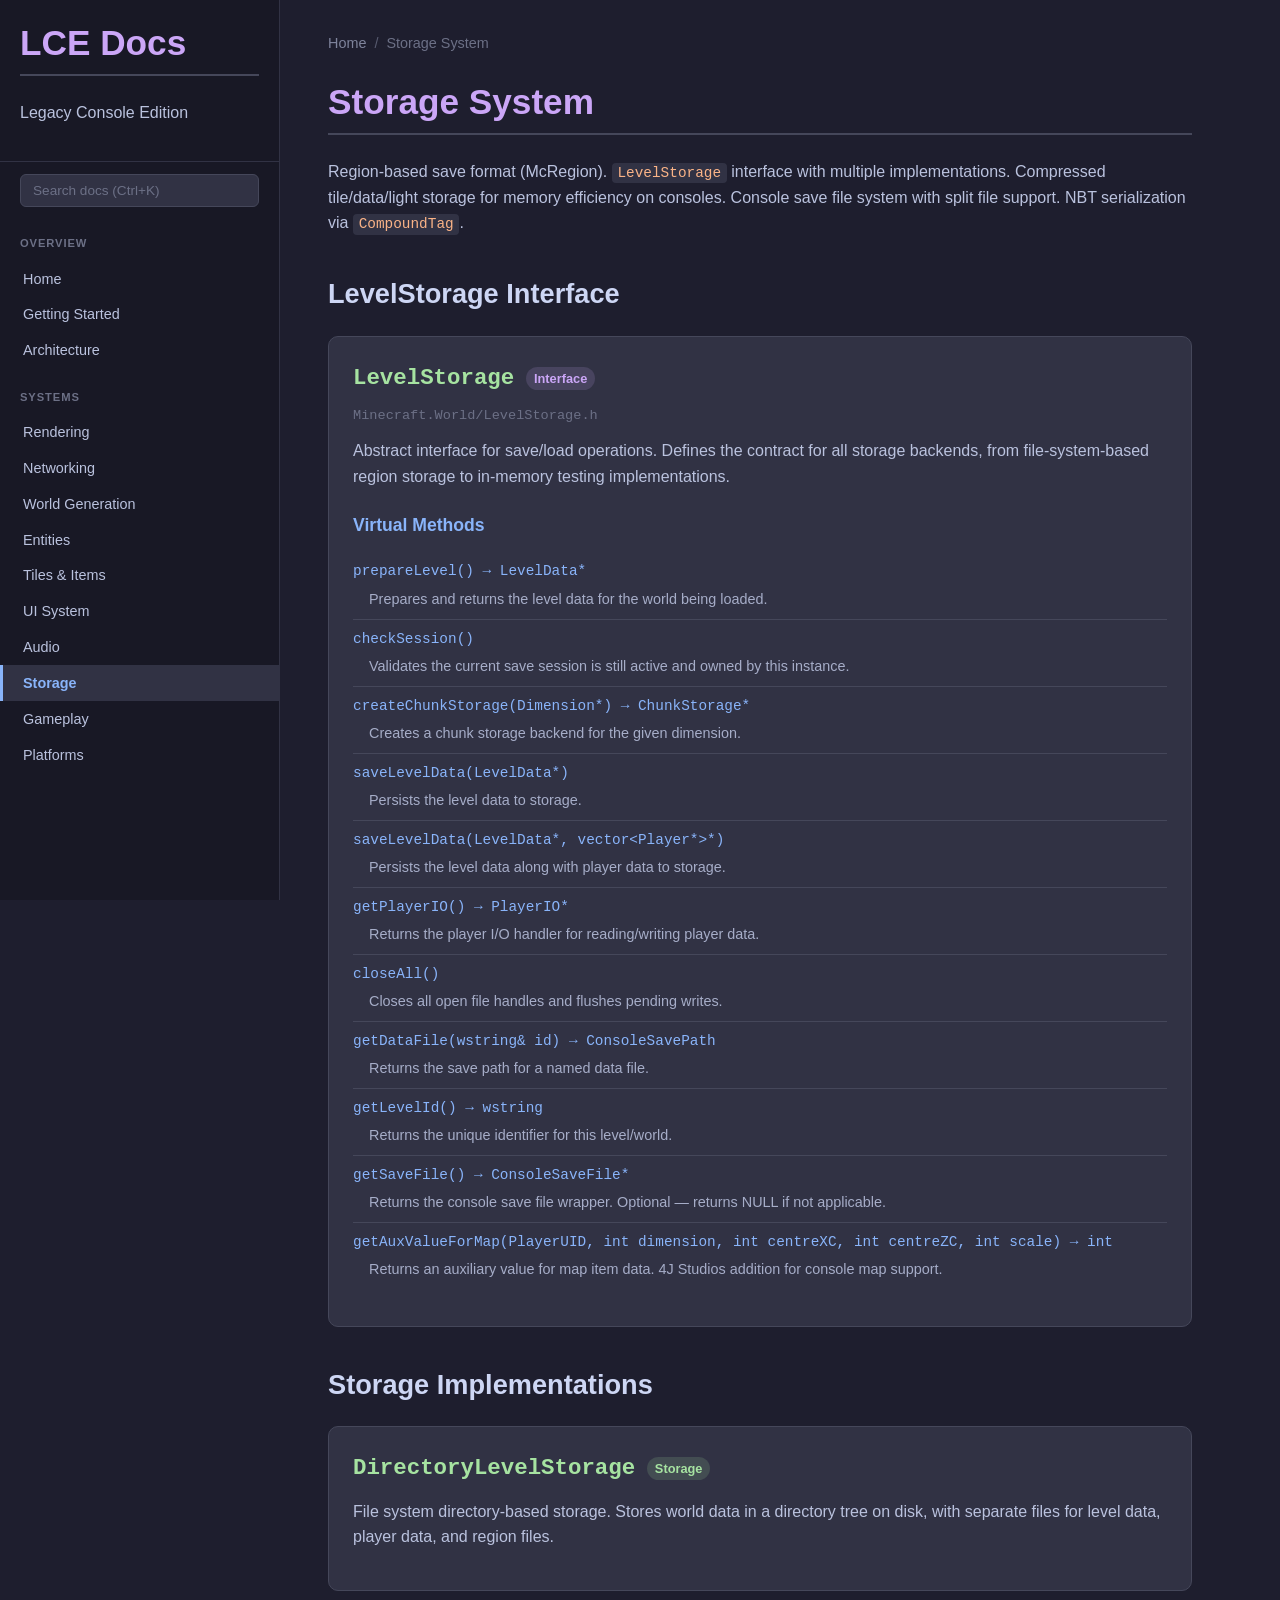
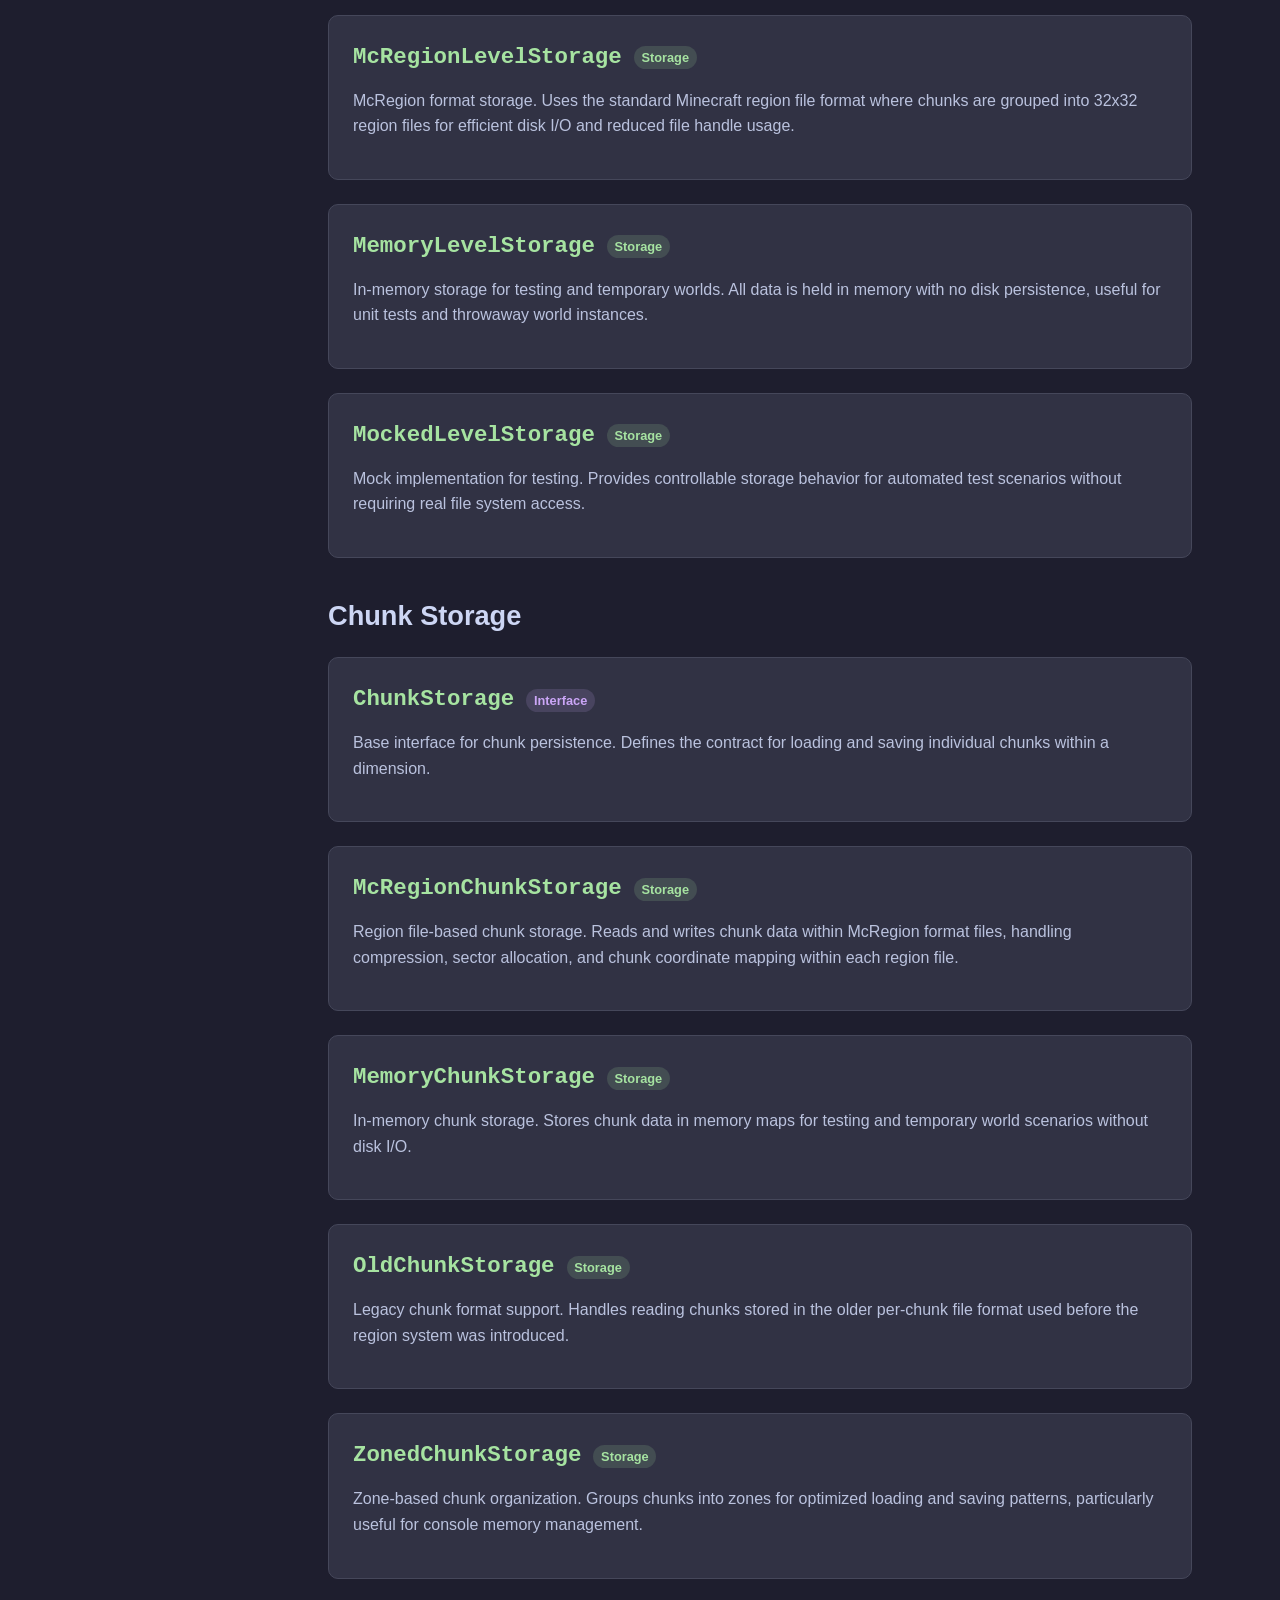
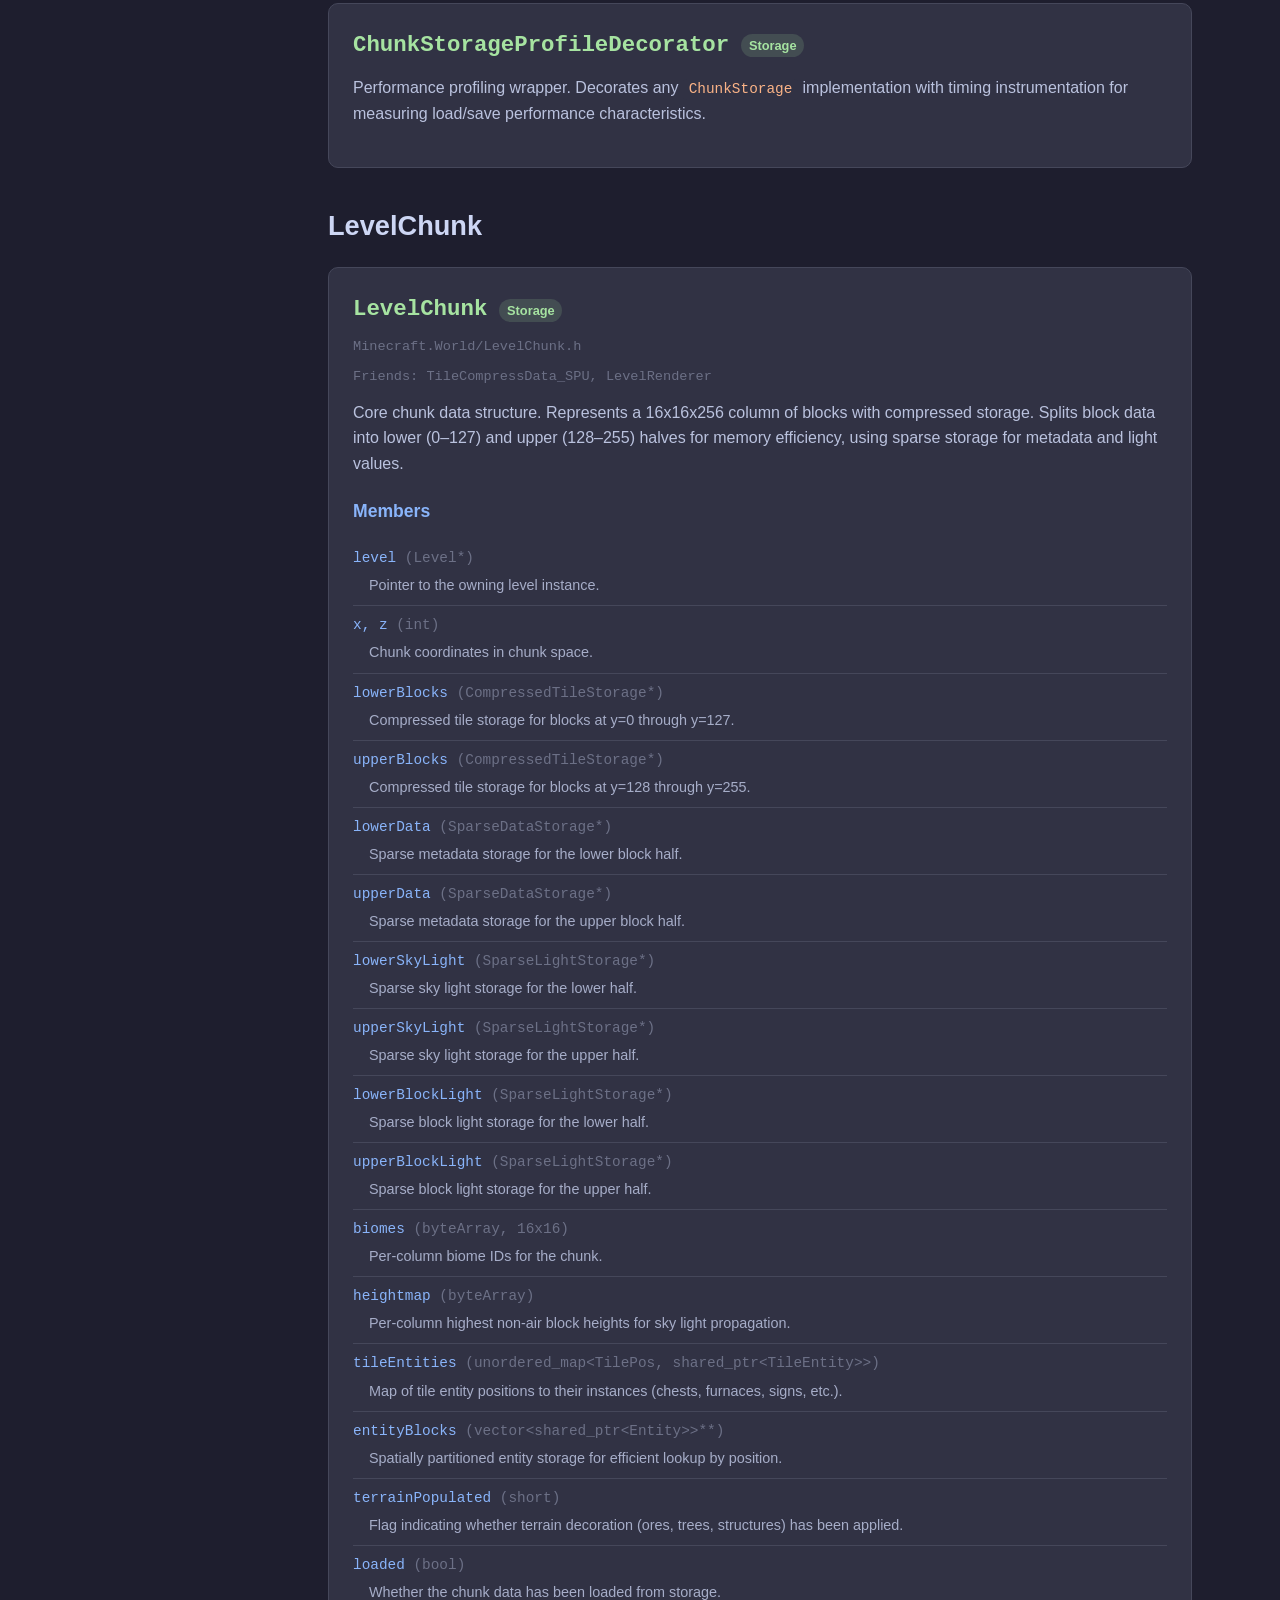
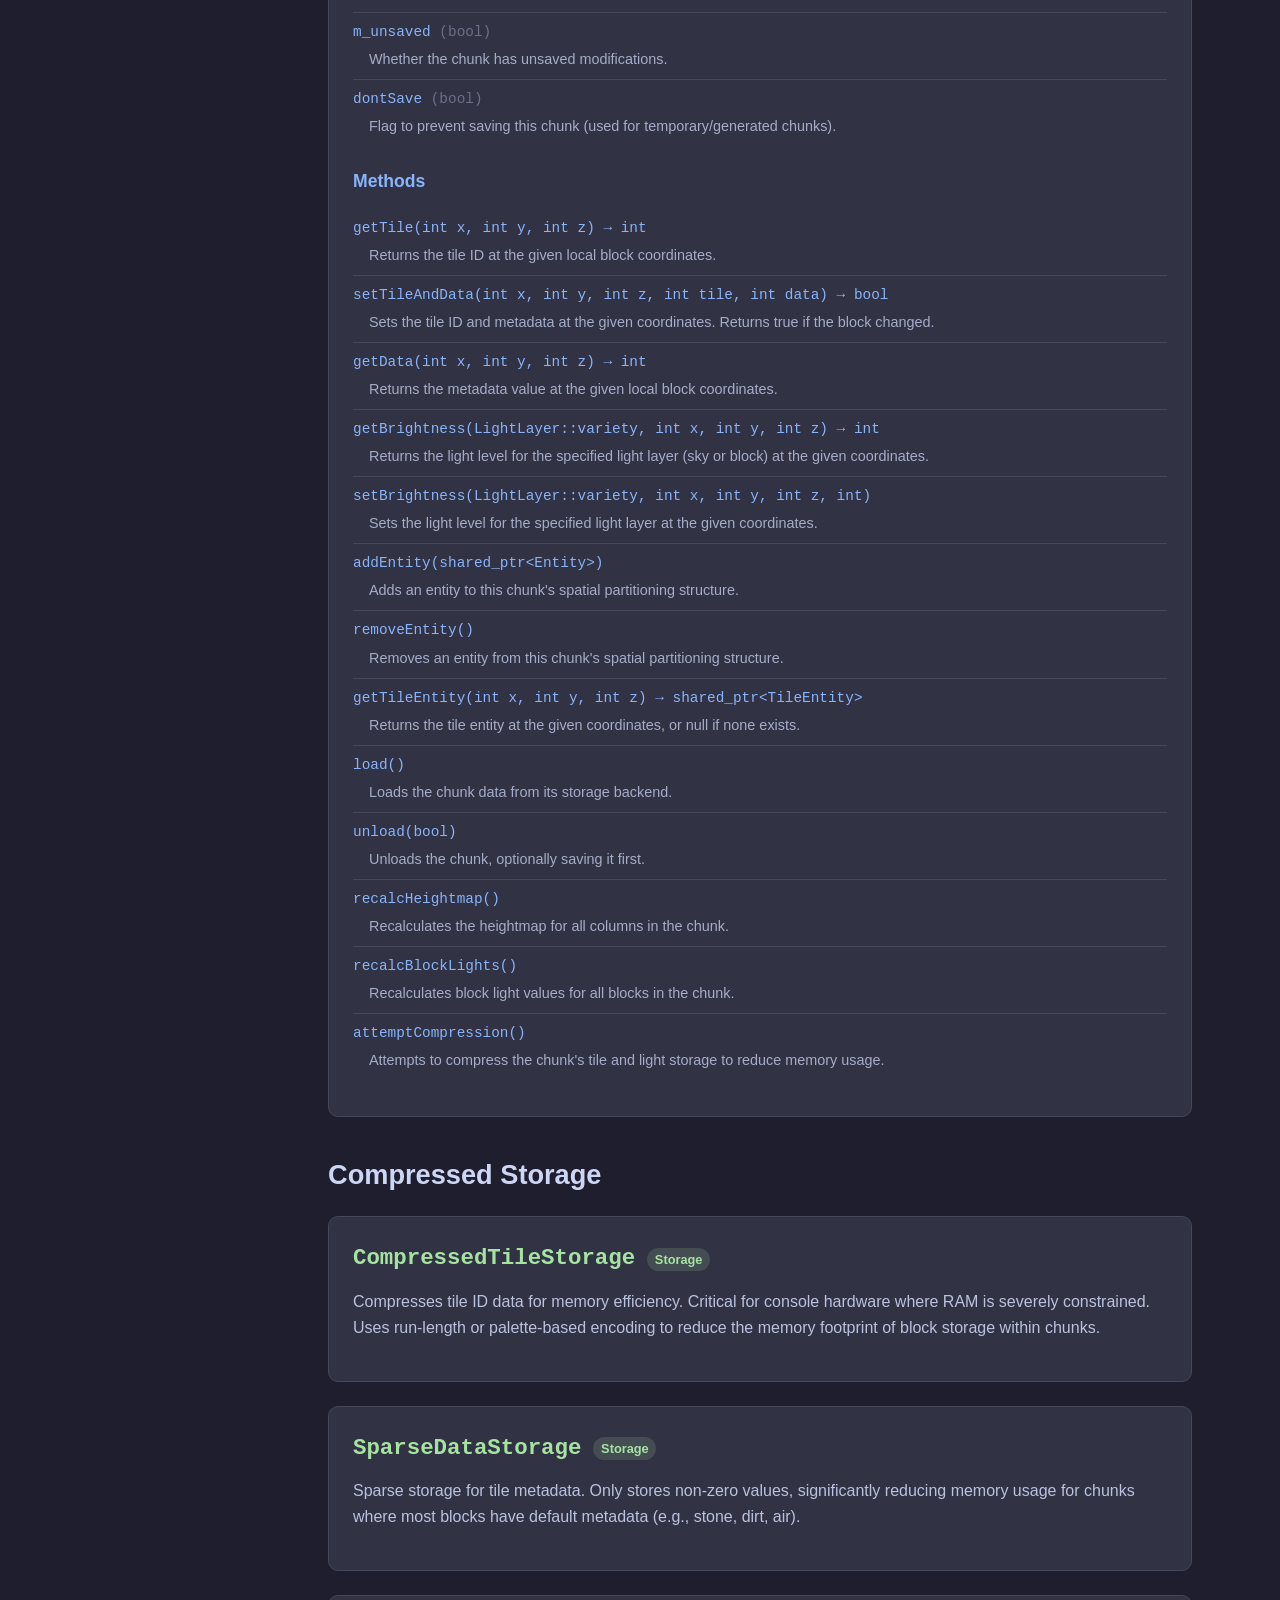
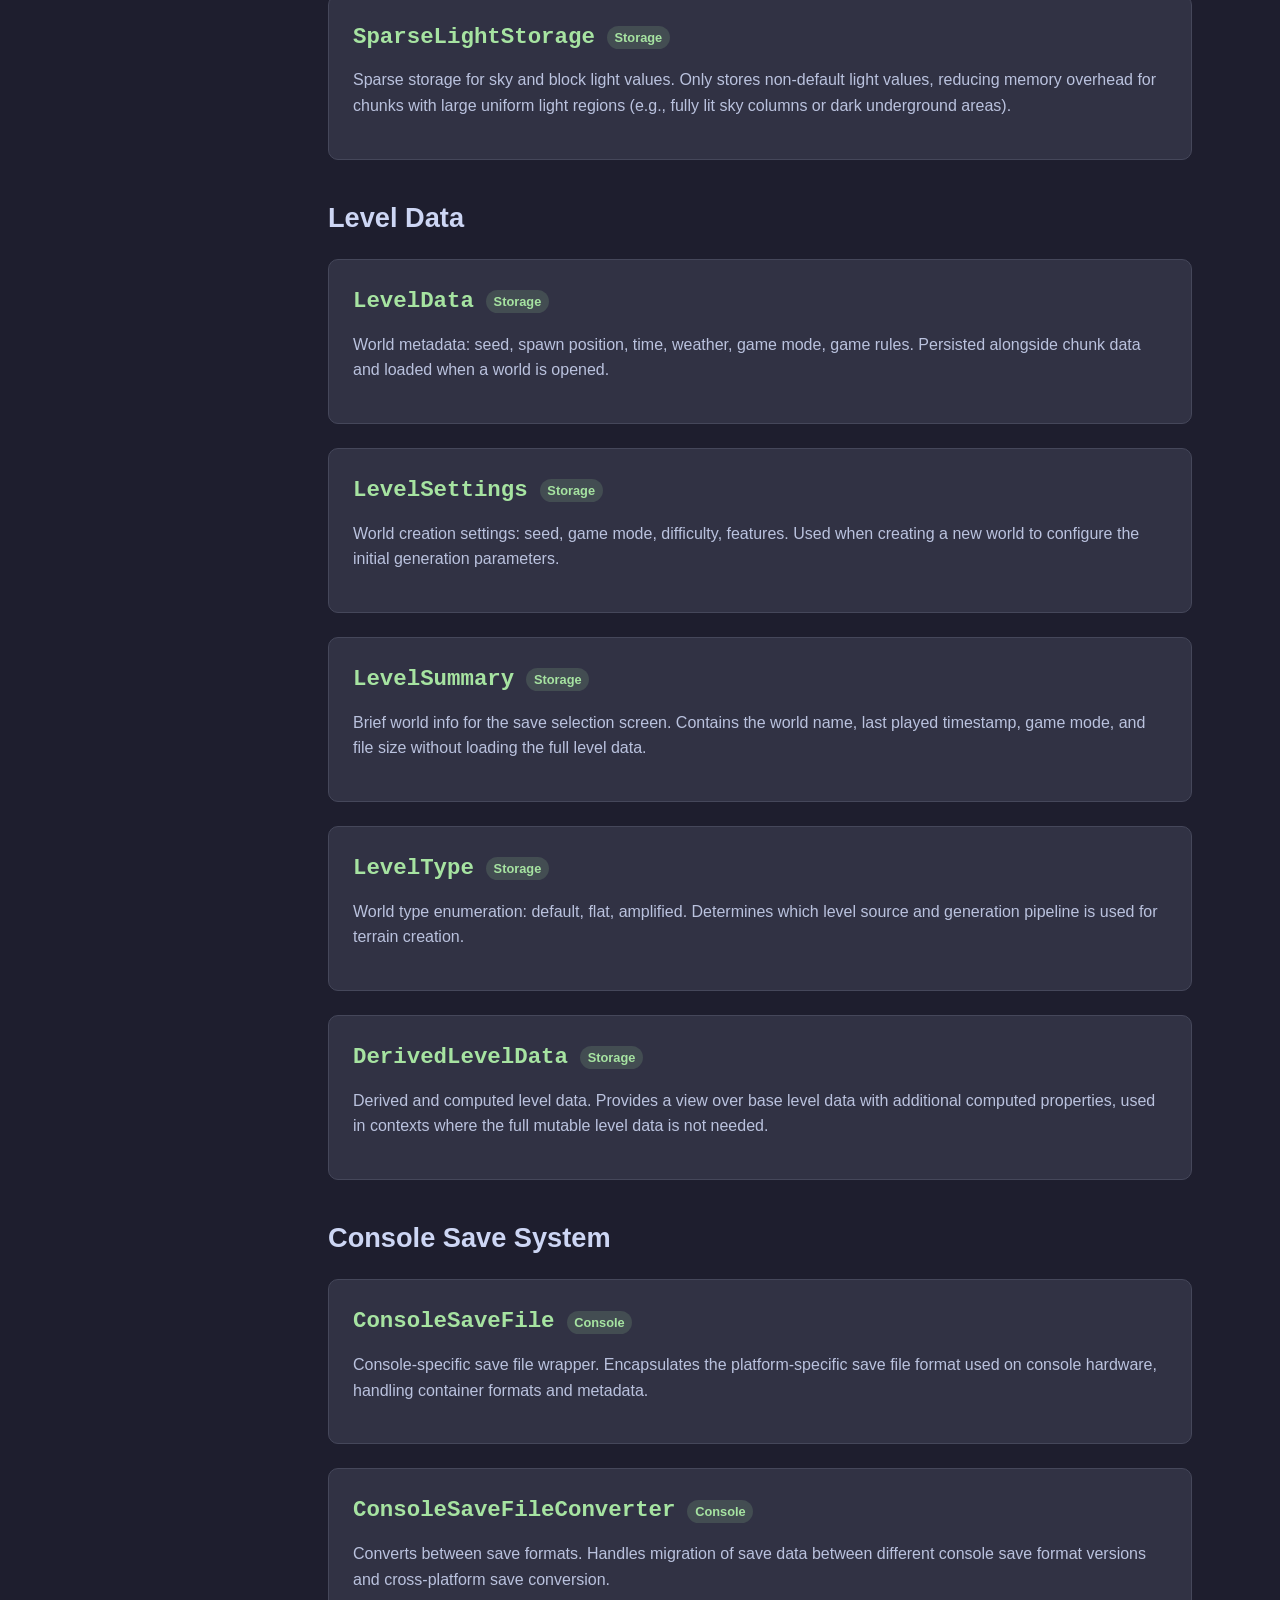
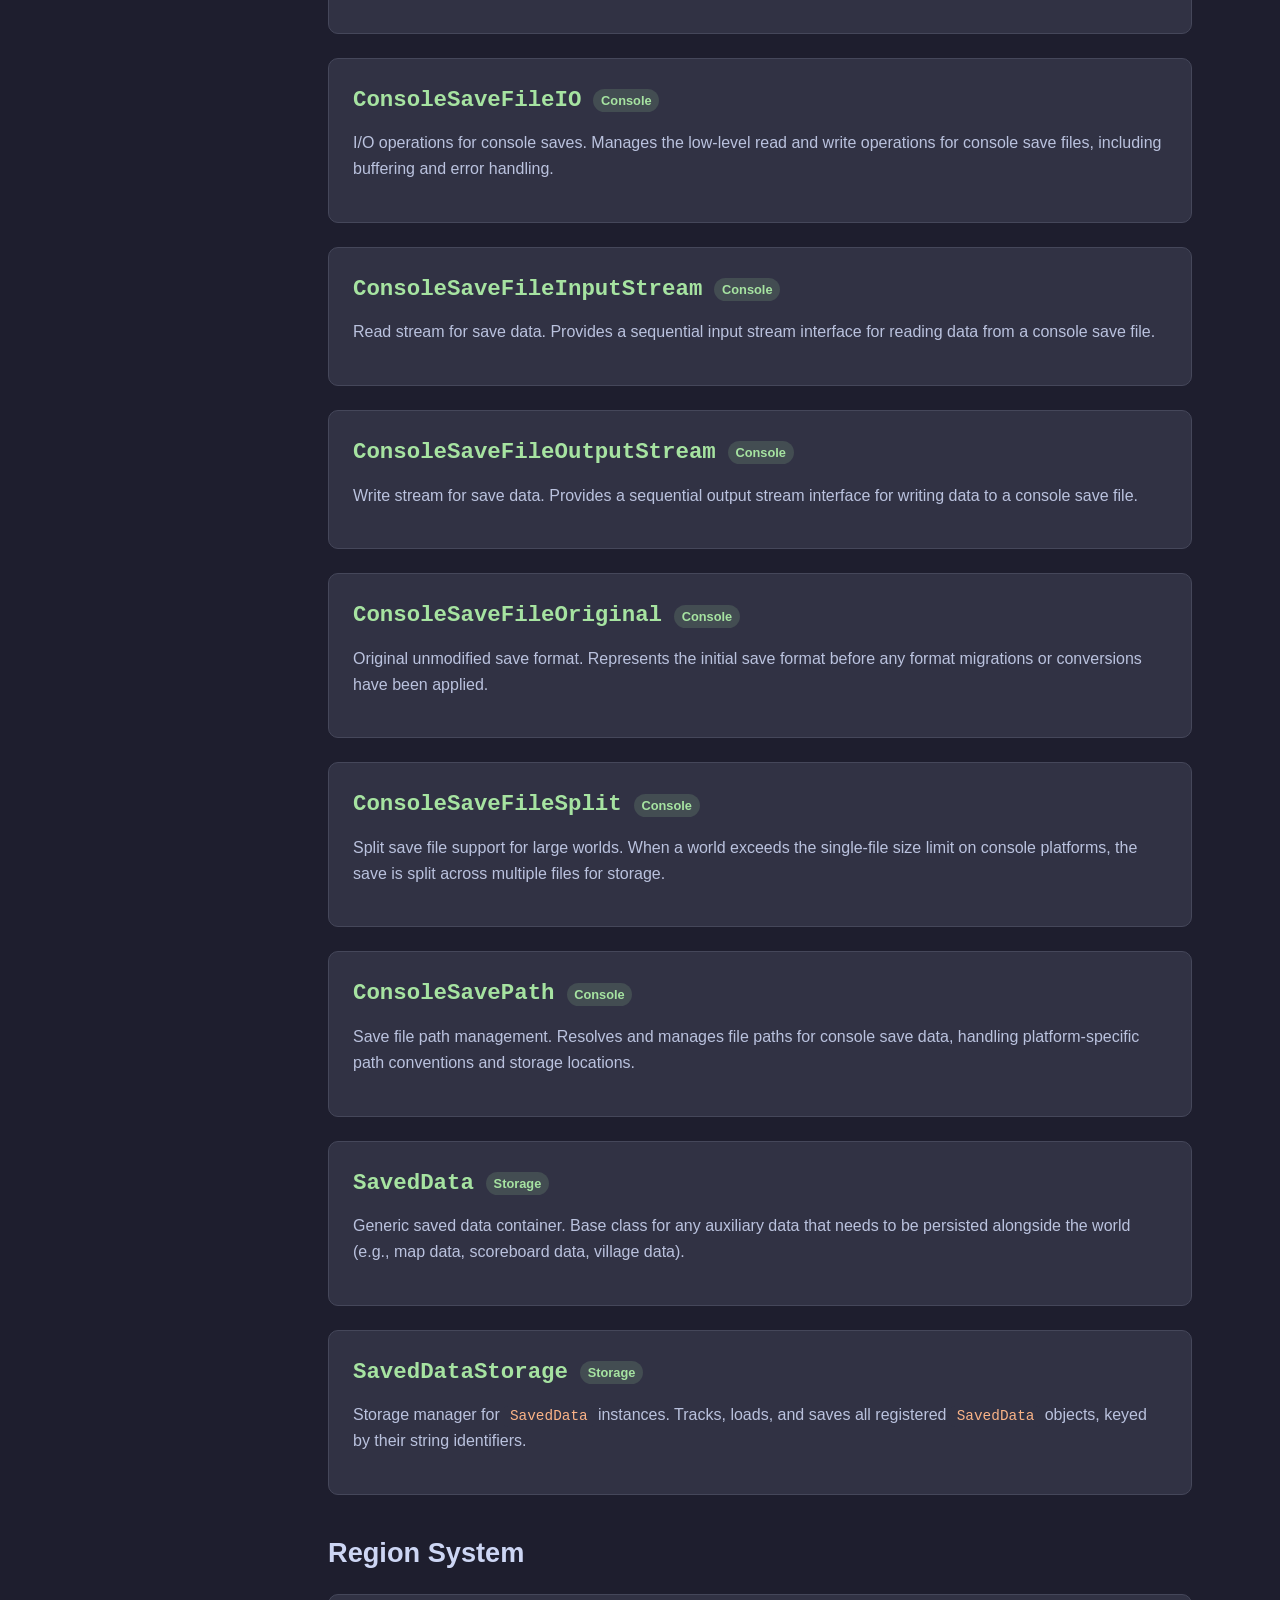
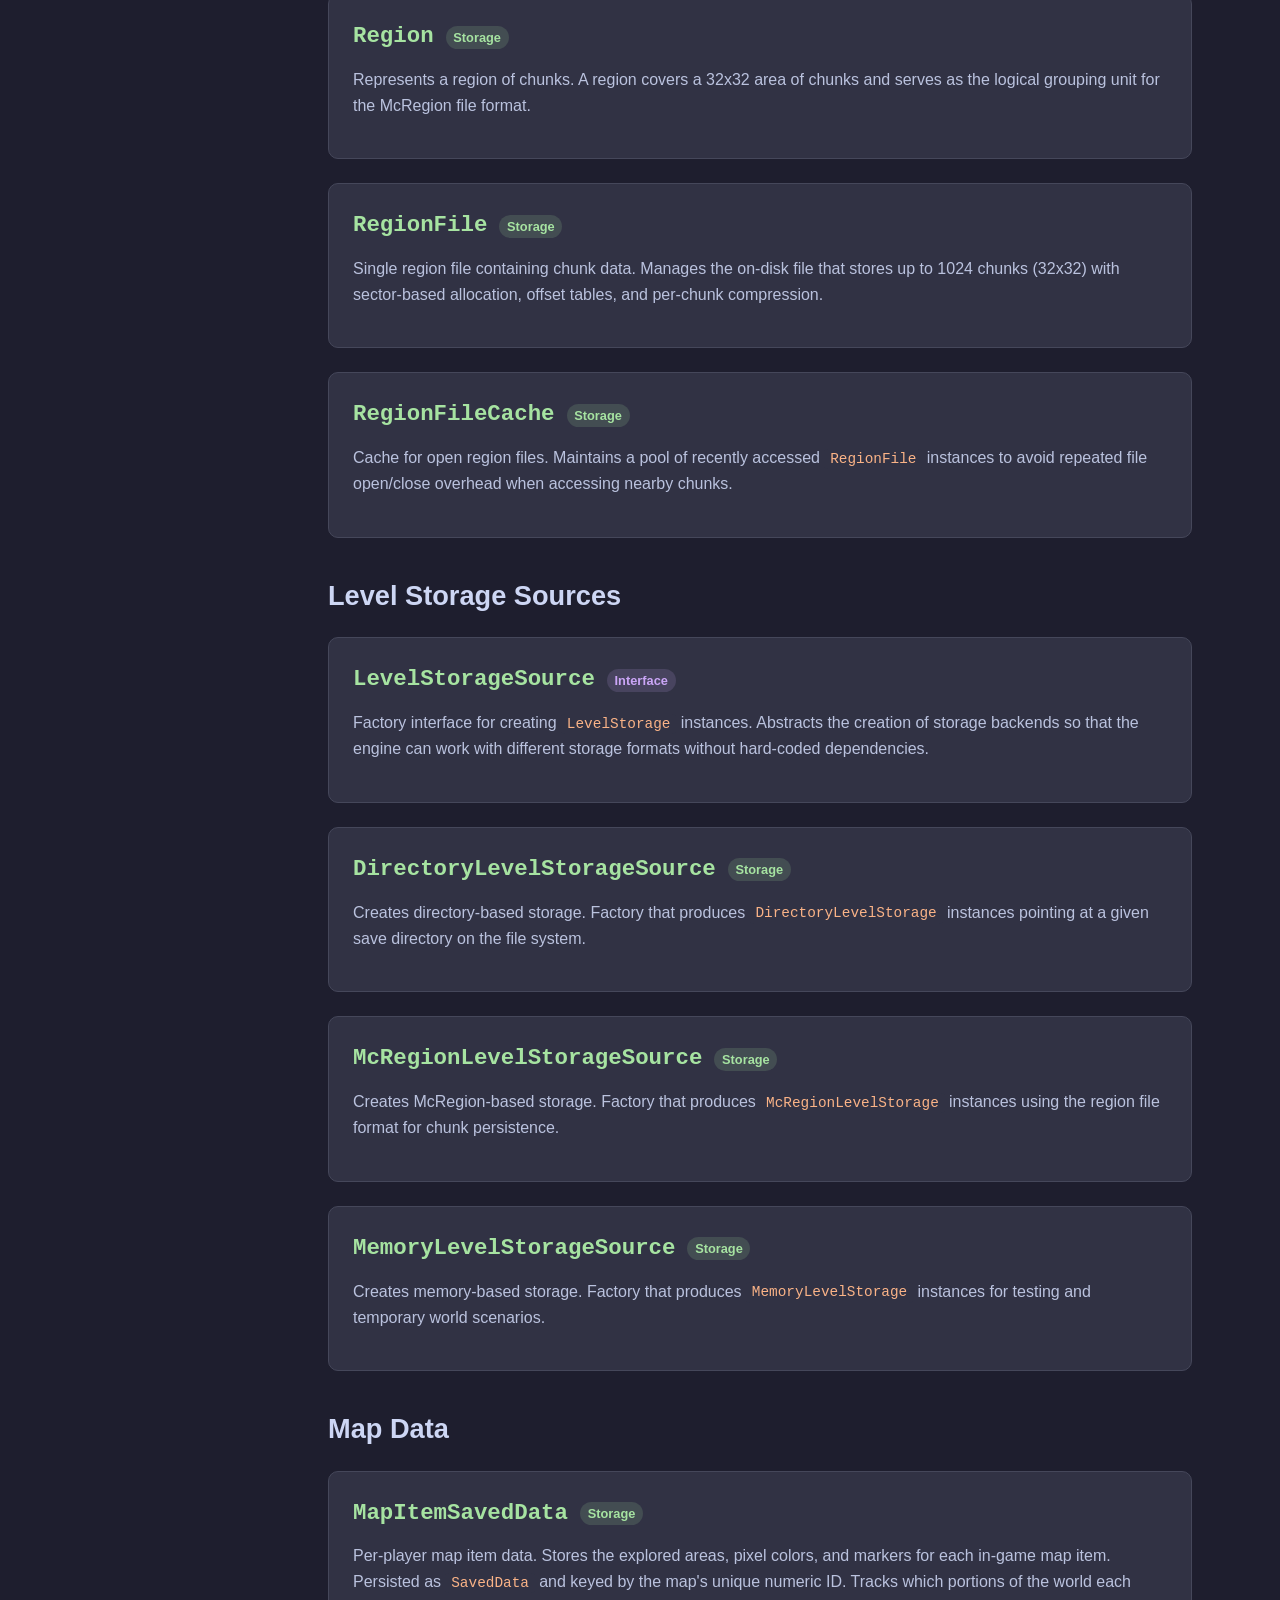
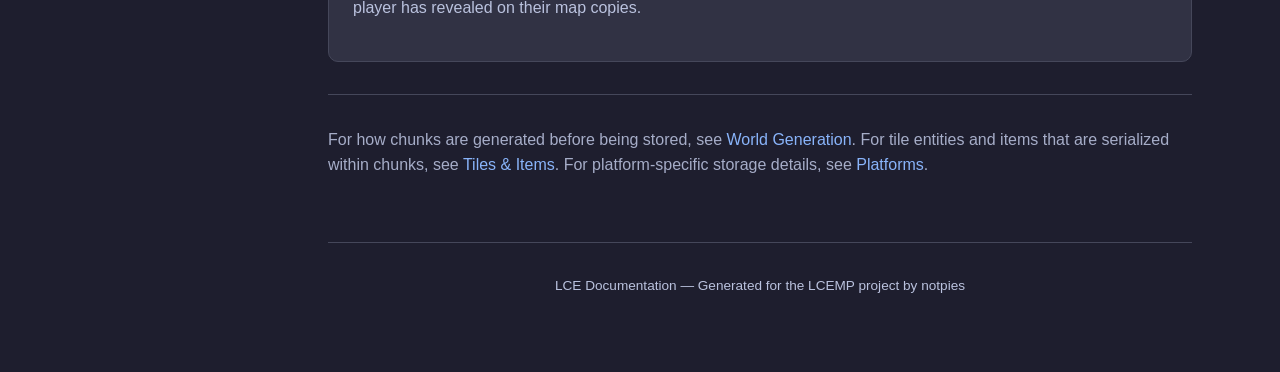
<file: storage.html>
<!DOCTYPE html>
<html lang="en">
<head>
  <meta charset="UTF-8">
  <meta name="viewport" content="width=device-width, initial-scale=1.0">
  <title>Storage System - LCE Documentation</title>
  <link rel="stylesheet" href="css/style.css">
</head>
<body>
  <button class="hamburger" aria-label="Toggle navigation">
    <span></span><span></span><span></span>
  </button>
  <div class="site-wrapper">
    <aside class="sidebar">
      <div class="sidebar-header">
        <h1 class="sidebar-title">LCE Docs</h1>
        <p class="sidebar-subtitle">Legacy Console Edition</p>
      </div>
      <div class="sidebar-search">
        <input type="text" placeholder="Search docs (Ctrl+K)" id="sidebar-search-input" autocomplete="off">
      </div>
      <nav class="sidebar-nav">
        <div class="nav-section">
          <div class="nav-section-title">Overview</div>
          <a href="index.html" class="nav-link">Home</a>
          <a href="getting-started.html" class="nav-link">Getting Started</a>
          <a href="architecture.html" class="nav-link">Architecture</a>
        </div>
        <div class="nav-section">
          <div class="nav-section-title">Systems</div>
          <a href="rendering.html" class="nav-link">Rendering</a>
          <a href="networking.html" class="nav-link">Networking</a>
          <a href="world-gen.html" class="nav-link">World Generation</a>
          <a href="entities.html" class="nav-link">Entities</a>
          <a href="tiles-items.html" class="nav-link">Tiles &amp; Items</a>
          <a href="ui-system.html" class="nav-link">UI System</a>
          <a href="audio.html" class="nav-link">Audio</a>
          <a href="storage.html" class="nav-link active">Storage</a>
          <a href="gameplay.html" class="nav-link">Gameplay</a>
          <a href="platforms.html" class="nav-link">Platforms</a>
        </div>
      </nav>
    </aside>
    <main class="main-content">

      <div class="breadcrumbs"><a href="index.html">Home</a> <span class="separator">/</span> Storage System</div>

      <h1>Storage System</h1>
      <p>Region-based save format (McRegion). <code>LevelStorage</code> interface with multiple implementations. Compressed tile/data/light storage for memory efficiency on consoles. Console save file system with split file support. NBT serialization via <code>CompoundTag</code>.</p>

      <!-- ============================================================
           LevelStorage Interface
           ============================================================ -->
      <section id="levelstorage">
        <h2>LevelStorage Interface</h2>

        <div class="class-card">
          <div class="class-header">
            <span class="class-name">LevelStorage</span>
            <span class="badge badge-type">Interface</span>
          </div>
          <div class="class-meta">Minecraft.World/LevelStorage.h</div>
          <div class="class-description">
            <p>Abstract interface for save/load operations. Defines the contract for all storage backends, from file-system-based region storage to in-memory testing implementations.</p>

            <h4>Virtual Methods</h4>
            <dl class="method-list">
              <dt>prepareLevel() &rarr; LevelData*</dt>
              <dd>Prepares and returns the level data for the world being loaded.</dd>
              <dt>checkSession()</dt>
              <dd>Validates the current save session is still active and owned by this instance.</dd>
              <dt>createChunkStorage(Dimension*) &rarr; ChunkStorage*</dt>
              <dd>Creates a chunk storage backend for the given dimension.</dd>
              <dt>saveLevelData(LevelData*)</dt>
              <dd>Persists the level data to storage.</dd>
              <dt>saveLevelData(LevelData*, vector&lt;Player*&gt;*)</dt>
              <dd>Persists the level data along with player data to storage.</dd>
              <dt>getPlayerIO() &rarr; PlayerIO*</dt>
              <dd>Returns the player I/O handler for reading/writing player data.</dd>
              <dt>closeAll()</dt>
              <dd>Closes all open file handles and flushes pending writes.</dd>
              <dt>getDataFile(wstring&amp; id) &rarr; ConsoleSavePath</dt>
              <dd>Returns the save path for a named data file.</dd>
              <dt>getLevelId() &rarr; wstring</dt>
              <dd>Returns the unique identifier for this level/world.</dd>
              <dt>getSaveFile() &rarr; ConsoleSaveFile*</dt>
              <dd>Returns the console save file wrapper. Optional &mdash; returns NULL if not applicable.</dd>
              <dt>getAuxValueForMap(PlayerUID, int dimension, int centreXC, int centreZC, int scale) &rarr; int</dt>
              <dd>Returns an auxiliary value for map item data. 4J Studios addition for console map support.</dd>
            </dl>
          </div>
        </div>
      </section>

      <!-- ============================================================
           Storage Implementations
           ============================================================ -->
      <section id="storage-implementations">
        <h2>Storage Implementations</h2>

        <div class="class-card">
          <div class="class-header">
            <span class="class-name">DirectoryLevelStorage</span>
            <span class="badge badge-category">Storage</span>
          </div>
          <div class="class-description">
            <p>File system directory-based storage. Stores world data in a directory tree on disk, with separate files for level data, player data, and region files.</p>
          </div>
        </div>

        <div class="class-card">
          <div class="class-header">
            <span class="class-name">McRegionLevelStorage</span>
            <span class="badge badge-category">Storage</span>
          </div>
          <div class="class-description">
            <p>McRegion format storage. Uses the standard Minecraft region file format where chunks are grouped into 32x32 region files for efficient disk I/O and reduced file handle usage.</p>
          </div>
        </div>

        <div class="class-card">
          <div class="class-header">
            <span class="class-name">MemoryLevelStorage</span>
            <span class="badge badge-category">Storage</span>
          </div>
          <div class="class-description">
            <p>In-memory storage for testing and temporary worlds. All data is held in memory with no disk persistence, useful for unit tests and throwaway world instances.</p>
          </div>
        </div>

        <div class="class-card">
          <div class="class-header">
            <span class="class-name">MockedLevelStorage</span>
            <span class="badge badge-category">Storage</span>
          </div>
          <div class="class-description">
            <p>Mock implementation for testing. Provides controllable storage behavior for automated test scenarios without requiring real file system access.</p>
          </div>
        </div>
      </section>

      <!-- ============================================================
           Chunk Storage
           ============================================================ -->
      <section id="chunk-storage">
        <h2>Chunk Storage</h2>

        <div class="class-card">
          <div class="class-header">
            <span class="class-name">ChunkStorage</span>
            <span class="badge badge-type">Interface</span>
          </div>
          <div class="class-description">
            <p>Base interface for chunk persistence. Defines the contract for loading and saving individual chunks within a dimension.</p>
          </div>
        </div>

        <div class="class-card">
          <div class="class-header">
            <span class="class-name">McRegionChunkStorage</span>
            <span class="badge badge-category">Storage</span>
          </div>
          <div class="class-description">
            <p>Region file-based chunk storage. Reads and writes chunk data within McRegion format files, handling compression, sector allocation, and chunk coordinate mapping within each region file.</p>
          </div>
        </div>

        <div class="class-card">
          <div class="class-header">
            <span class="class-name">MemoryChunkStorage</span>
            <span class="badge badge-category">Storage</span>
          </div>
          <div class="class-description">
            <p>In-memory chunk storage. Stores chunk data in memory maps for testing and temporary world scenarios without disk I/O.</p>
          </div>
        </div>

        <div class="class-card">
          <div class="class-header">
            <span class="class-name">OldChunkStorage</span>
            <span class="badge badge-category">Storage</span>
          </div>
          <div class="class-description">
            <p>Legacy chunk format support. Handles reading chunks stored in the older per-chunk file format used before the region system was introduced.</p>
          </div>
        </div>

        <div class="class-card">
          <div class="class-header">
            <span class="class-name">ZonedChunkStorage</span>
            <span class="badge badge-category">Storage</span>
          </div>
          <div class="class-description">
            <p>Zone-based chunk organization. Groups chunks into zones for optimized loading and saving patterns, particularly useful for console memory management.</p>
          </div>
        </div>

        <div class="class-card">
          <div class="class-header">
            <span class="class-name">ChunkStorageProfileDecorator</span>
            <span class="badge badge-category">Storage</span>
          </div>
          <div class="class-description">
            <p>Performance profiling wrapper. Decorates any <code>ChunkStorage</code> implementation with timing instrumentation for measuring load/save performance characteristics.</p>
          </div>
        </div>
      </section>

      <!-- ============================================================
           LevelChunk
           ============================================================ -->
      <section id="levelchunk">
        <h2>LevelChunk</h2>

        <div class="class-card">
          <div class="class-header">
            <span class="class-name">LevelChunk</span>
            <span class="badge badge-category">Storage</span>
          </div>
          <div class="class-meta">Minecraft.World/LevelChunk.h</div>
          <div class="class-meta">Friends: TileCompressData_SPU, LevelRenderer</div>
          <div class="class-description">
            <p>Core chunk data structure. Represents a 16x16x256 column of blocks with compressed storage. Splits block data into lower (0&ndash;127) and upper (128&ndash;255) halves for memory efficiency, using sparse storage for metadata and light values.</p>

            <h4>Members</h4>
            <dl class="member-list">
              <dt>level <span class="text-overlay0">(Level*)</span></dt>
              <dd>Pointer to the owning level instance.</dd>
              <dt>x, z <span class="text-overlay0">(int)</span></dt>
              <dd>Chunk coordinates in chunk space.</dd>
              <dt>lowerBlocks <span class="text-overlay0">(CompressedTileStorage*)</span></dt>
              <dd>Compressed tile storage for blocks at y=0 through y=127.</dd>
              <dt>upperBlocks <span class="text-overlay0">(CompressedTileStorage*)</span></dt>
              <dd>Compressed tile storage for blocks at y=128 through y=255.</dd>
              <dt>lowerData <span class="text-overlay0">(SparseDataStorage*)</span></dt>
              <dd>Sparse metadata storage for the lower block half.</dd>
              <dt>upperData <span class="text-overlay0">(SparseDataStorage*)</span></dt>
              <dd>Sparse metadata storage for the upper block half.</dd>
              <dt>lowerSkyLight <span class="text-overlay0">(SparseLightStorage*)</span></dt>
              <dd>Sparse sky light storage for the lower half.</dd>
              <dt>upperSkyLight <span class="text-overlay0">(SparseLightStorage*)</span></dt>
              <dd>Sparse sky light storage for the upper half.</dd>
              <dt>lowerBlockLight <span class="text-overlay0">(SparseLightStorage*)</span></dt>
              <dd>Sparse block light storage for the lower half.</dd>
              <dt>upperBlockLight <span class="text-overlay0">(SparseLightStorage*)</span></dt>
              <dd>Sparse block light storage for the upper half.</dd>
              <dt>biomes <span class="text-overlay0">(byteArray, 16x16)</span></dt>
              <dd>Per-column biome IDs for the chunk.</dd>
              <dt>heightmap <span class="text-overlay0">(byteArray)</span></dt>
              <dd>Per-column highest non-air block heights for sky light propagation.</dd>
              <dt>tileEntities <span class="text-overlay0">(unordered_map&lt;TilePos, shared_ptr&lt;TileEntity&gt;&gt;)</span></dt>
              <dd>Map of tile entity positions to their instances (chests, furnaces, signs, etc.).</dd>
              <dt>entityBlocks <span class="text-overlay0">(vector&lt;shared_ptr&lt;Entity&gt;&gt;**)</span></dt>
              <dd>Spatially partitioned entity storage for efficient lookup by position.</dd>
              <dt>terrainPopulated <span class="text-overlay0">(short)</span></dt>
              <dd>Flag indicating whether terrain decoration (ores, trees, structures) has been applied.</dd>
              <dt>loaded <span class="text-overlay0">(bool)</span></dt>
              <dd>Whether the chunk data has been loaded from storage.</dd>
              <dt>m_unsaved <span class="text-overlay0">(bool)</span></dt>
              <dd>Whether the chunk has unsaved modifications.</dd>
              <dt>dontSave <span class="text-overlay0">(bool)</span></dt>
              <dd>Flag to prevent saving this chunk (used for temporary/generated chunks).</dd>
            </dl>

            <h4>Methods</h4>
            <dl class="method-list">
              <dt>getTile(int x, int y, int z) &rarr; int</dt>
              <dd>Returns the tile ID at the given local block coordinates.</dd>
              <dt>setTileAndData(int x, int y, int z, int tile, int data) &rarr; bool</dt>
              <dd>Sets the tile ID and metadata at the given coordinates. Returns true if the block changed.</dd>
              <dt>getData(int x, int y, int z) &rarr; int</dt>
              <dd>Returns the metadata value at the given local block coordinates.</dd>
              <dt>getBrightness(LightLayer::variety, int x, int y, int z) &rarr; int</dt>
              <dd>Returns the light level for the specified light layer (sky or block) at the given coordinates.</dd>
              <dt>setBrightness(LightLayer::variety, int x, int y, int z, int)</dt>
              <dd>Sets the light level for the specified light layer at the given coordinates.</dd>
              <dt>addEntity(shared_ptr&lt;Entity&gt;)</dt>
              <dd>Adds an entity to this chunk's spatial partitioning structure.</dd>
              <dt>removeEntity()</dt>
              <dd>Removes an entity from this chunk's spatial partitioning structure.</dd>
              <dt>getTileEntity(int x, int y, int z) &rarr; shared_ptr&lt;TileEntity&gt;</dt>
              <dd>Returns the tile entity at the given coordinates, or null if none exists.</dd>
              <dt>load()</dt>
              <dd>Loads the chunk data from its storage backend.</dd>
              <dt>unload(bool)</dt>
              <dd>Unloads the chunk, optionally saving it first.</dd>
              <dt>recalcHeightmap()</dt>
              <dd>Recalculates the heightmap for all columns in the chunk.</dd>
              <dt>recalcBlockLights()</dt>
              <dd>Recalculates block light values for all blocks in the chunk.</dd>
              <dt>attemptCompression()</dt>
              <dd>Attempts to compress the chunk's tile and light storage to reduce memory usage.</dd>
            </dl>
          </div>
        </div>
      </section>

      <!-- ============================================================
           Compressed Storage
           ============================================================ -->
      <section id="compressed-storage">
        <h2>Compressed Storage</h2>

        <div class="class-card">
          <div class="class-header">
            <span class="class-name">CompressedTileStorage</span>
            <span class="badge badge-category">Storage</span>
          </div>
          <div class="class-description">
            <p>Compresses tile ID data for memory efficiency. Critical for console hardware where RAM is severely constrained. Uses run-length or palette-based encoding to reduce the memory footprint of block storage within chunks.</p>
          </div>
        </div>

        <div class="class-card">
          <div class="class-header">
            <span class="class-name">SparseDataStorage</span>
            <span class="badge badge-category">Storage</span>
          </div>
          <div class="class-description">
            <p>Sparse storage for tile metadata. Only stores non-zero values, significantly reducing memory usage for chunks where most blocks have default metadata (e.g., stone, dirt, air).</p>
          </div>
        </div>

        <div class="class-card">
          <div class="class-header">
            <span class="class-name">SparseLightStorage</span>
            <span class="badge badge-category">Storage</span>
          </div>
          <div class="class-description">
            <p>Sparse storage for sky and block light values. Only stores non-default light values, reducing memory overhead for chunks with large uniform light regions (e.g., fully lit sky columns or dark underground areas).</p>
          </div>
        </div>
      </section>

      <!-- ============================================================
           Level Data
           ============================================================ -->
      <section id="level-data">
        <h2>Level Data</h2>

        <div class="class-card">
          <div class="class-header">
            <span class="class-name">LevelData</span>
            <span class="badge badge-category">Storage</span>
          </div>
          <div class="class-description">
            <p>World metadata: seed, spawn position, time, weather, game mode, game rules. Persisted alongside chunk data and loaded when a world is opened.</p>
          </div>
        </div>

        <div class="class-card">
          <div class="class-header">
            <span class="class-name">LevelSettings</span>
            <span class="badge badge-category">Storage</span>
          </div>
          <div class="class-description">
            <p>World creation settings: seed, game mode, difficulty, features. Used when creating a new world to configure the initial generation parameters.</p>
          </div>
        </div>

        <div class="class-card">
          <div class="class-header">
            <span class="class-name">LevelSummary</span>
            <span class="badge badge-category">Storage</span>
          </div>
          <div class="class-description">
            <p>Brief world info for the save selection screen. Contains the world name, last played timestamp, game mode, and file size without loading the full level data.</p>
          </div>
        </div>

        <div class="class-card">
          <div class="class-header">
            <span class="class-name">LevelType</span>
            <span class="badge badge-category">Storage</span>
          </div>
          <div class="class-description">
            <p>World type enumeration: default, flat, amplified. Determines which level source and generation pipeline is used for terrain creation.</p>
          </div>
        </div>

        <div class="class-card">
          <div class="class-header">
            <span class="class-name">DerivedLevelData</span>
            <span class="badge badge-category">Storage</span>
          </div>
          <div class="class-description">
            <p>Derived and computed level data. Provides a view over base level data with additional computed properties, used in contexts where the full mutable level data is not needed.</p>
          </div>
        </div>
      </section>

      <!-- ============================================================
           Console Save System
           ============================================================ -->
      <section id="console-save">
        <h2>Console Save System</h2>

        <div class="class-card">
          <div class="class-header">
            <span class="class-name">ConsoleSaveFile</span>
            <span class="badge badge-category">Console</span>
          </div>
          <div class="class-description">
            <p>Console-specific save file wrapper. Encapsulates the platform-specific save file format used on console hardware, handling container formats and metadata.</p>
          </div>
        </div>

        <div class="class-card">
          <div class="class-header">
            <span class="class-name">ConsoleSaveFileConverter</span>
            <span class="badge badge-category">Console</span>
          </div>
          <div class="class-description">
            <p>Converts between save formats. Handles migration of save data between different console save format versions and cross-platform save conversion.</p>
          </div>
        </div>

        <div class="class-card">
          <div class="class-header">
            <span class="class-name">ConsoleSaveFileIO</span>
            <span class="badge badge-category">Console</span>
          </div>
          <div class="class-description">
            <p>I/O operations for console saves. Manages the low-level read and write operations for console save files, including buffering and error handling.</p>
          </div>
        </div>

        <div class="class-card">
          <div class="class-header">
            <span class="class-name">ConsoleSaveFileInputStream</span>
            <span class="badge badge-category">Console</span>
          </div>
          <div class="class-description">
            <p>Read stream for save data. Provides a sequential input stream interface for reading data from a console save file.</p>
          </div>
        </div>

        <div class="class-card">
          <div class="class-header">
            <span class="class-name">ConsoleSaveFileOutputStream</span>
            <span class="badge badge-category">Console</span>
          </div>
          <div class="class-description">
            <p>Write stream for save data. Provides a sequential output stream interface for writing data to a console save file.</p>
          </div>
        </div>

        <div class="class-card">
          <div class="class-header">
            <span class="class-name">ConsoleSaveFileOriginal</span>
            <span class="badge badge-category">Console</span>
          </div>
          <div class="class-description">
            <p>Original unmodified save format. Represents the initial save format before any format migrations or conversions have been applied.</p>
          </div>
        </div>

        <div class="class-card">
          <div class="class-header">
            <span class="class-name">ConsoleSaveFileSplit</span>
            <span class="badge badge-category">Console</span>
          </div>
          <div class="class-description">
            <p>Split save file support for large worlds. When a world exceeds the single-file size limit on console platforms, the save is split across multiple files for storage.</p>
          </div>
        </div>

        <div class="class-card">
          <div class="class-header">
            <span class="class-name">ConsoleSavePath</span>
            <span class="badge badge-category">Console</span>
          </div>
          <div class="class-description">
            <p>Save file path management. Resolves and manages file paths for console save data, handling platform-specific path conventions and storage locations.</p>
          </div>
        </div>

        <div class="class-card">
          <div class="class-header">
            <span class="class-name">SavedData</span>
            <span class="badge badge-category">Storage</span>
          </div>
          <div class="class-description">
            <p>Generic saved data container. Base class for any auxiliary data that needs to be persisted alongside the world (e.g., map data, scoreboard data, village data).</p>
          </div>
        </div>

        <div class="class-card">
          <div class="class-header">
            <span class="class-name">SavedDataStorage</span>
            <span class="badge badge-category">Storage</span>
          </div>
          <div class="class-description">
            <p>Storage manager for <code>SavedData</code> instances. Tracks, loads, and saves all registered <code>SavedData</code> objects, keyed by their string identifiers.</p>
          </div>
        </div>
      </section>

      <!-- ============================================================
           Region System
           ============================================================ -->
      <section id="region-system">
        <h2>Region System</h2>

        <div class="class-card">
          <div class="class-header">
            <span class="class-name">Region</span>
            <span class="badge badge-category">Storage</span>
          </div>
          <div class="class-description">
            <p>Represents a region of chunks. A region covers a 32x32 area of chunks and serves as the logical grouping unit for the McRegion file format.</p>
          </div>
        </div>

        <div class="class-card">
          <div class="class-header">
            <span class="class-name">RegionFile</span>
            <span class="badge badge-category">Storage</span>
          </div>
          <div class="class-description">
            <p>Single region file containing chunk data. Manages the on-disk file that stores up to 1024 chunks (32x32) with sector-based allocation, offset tables, and per-chunk compression.</p>
          </div>
        </div>

        <div class="class-card">
          <div class="class-header">
            <span class="class-name">RegionFileCache</span>
            <span class="badge badge-category">Storage</span>
          </div>
          <div class="class-description">
            <p>Cache for open region files. Maintains a pool of recently accessed <code>RegionFile</code> instances to avoid repeated file open/close overhead when accessing nearby chunks.</p>
          </div>
        </div>
      </section>

      <!-- ============================================================
           Level Storage Sources
           ============================================================ -->
      <section id="level-storage-sources">
        <h2>Level Storage Sources</h2>

        <div class="class-card">
          <div class="class-header">
            <span class="class-name">LevelStorageSource</span>
            <span class="badge badge-type">Interface</span>
          </div>
          <div class="class-description">
            <p>Factory interface for creating <code>LevelStorage</code> instances. Abstracts the creation of storage backends so that the engine can work with different storage formats without hard-coded dependencies.</p>
          </div>
        </div>

        <div class="class-card">
          <div class="class-header">
            <span class="class-name">DirectoryLevelStorageSource</span>
            <span class="badge badge-category">Storage</span>
          </div>
          <div class="class-description">
            <p>Creates directory-based storage. Factory that produces <code>DirectoryLevelStorage</code> instances pointing at a given save directory on the file system.</p>
          </div>
        </div>

        <div class="class-card">
          <div class="class-header">
            <span class="class-name">McRegionLevelStorageSource</span>
            <span class="badge badge-category">Storage</span>
          </div>
          <div class="class-description">
            <p>Creates McRegion-based storage. Factory that produces <code>McRegionLevelStorage</code> instances using the region file format for chunk persistence.</p>
          </div>
        </div>

        <div class="class-card">
          <div class="class-header">
            <span class="class-name">MemoryLevelStorageSource</span>
            <span class="badge badge-category">Storage</span>
          </div>
          <div class="class-description">
            <p>Creates memory-based storage. Factory that produces <code>MemoryLevelStorage</code> instances for testing and temporary world scenarios.</p>
          </div>
        </div>
      </section>

      <!-- ============================================================
           Map Data
           ============================================================ -->
      <section id="map-data">
        <h2>Map Data</h2>

        <div class="class-card">
          <div class="class-header">
            <span class="class-name">MapItemSavedData</span>
            <span class="badge badge-category">Storage</span>
          </div>
          <div class="class-description">
            <p>Per-player map item data. Stores the explored areas, pixel colors, and markers for each in-game map item. Persisted as <code>SavedData</code> and keyed by the map's unique numeric ID. Tracks which portions of the world each player has revealed on their map copies.</p>
          </div>
        </div>
      </section>

      <hr>

      <p class="text-subtext0">For how chunks are generated before being stored, see <a href="world-gen.html">World Generation</a>. For tile entities and items that are serialized within chunks, see <a href="tiles-items.html">Tiles &amp; Items</a>. For platform-specific storage details, see <a href="platforms.html">Platforms</a>.</p>

      <footer class="site-footer">
        <p>LCE Documentation &mdash; Generated for the LCEMP project by notpies</p>
      </footer>
    </main>
  </div>
  <div class="search-overlay" id="search-overlay">
    <div class="search-modal">
      <input type="text" class="search-input-large" id="search-input" placeholder="Search documentation..." autocomplete="off">
      <div class="search-results" id="search-results"></div>
    </div>
  </div>
  <script src="js/nav.js"></script>
  <script src="js/search.js"></script>
</body>
</html>
</file>
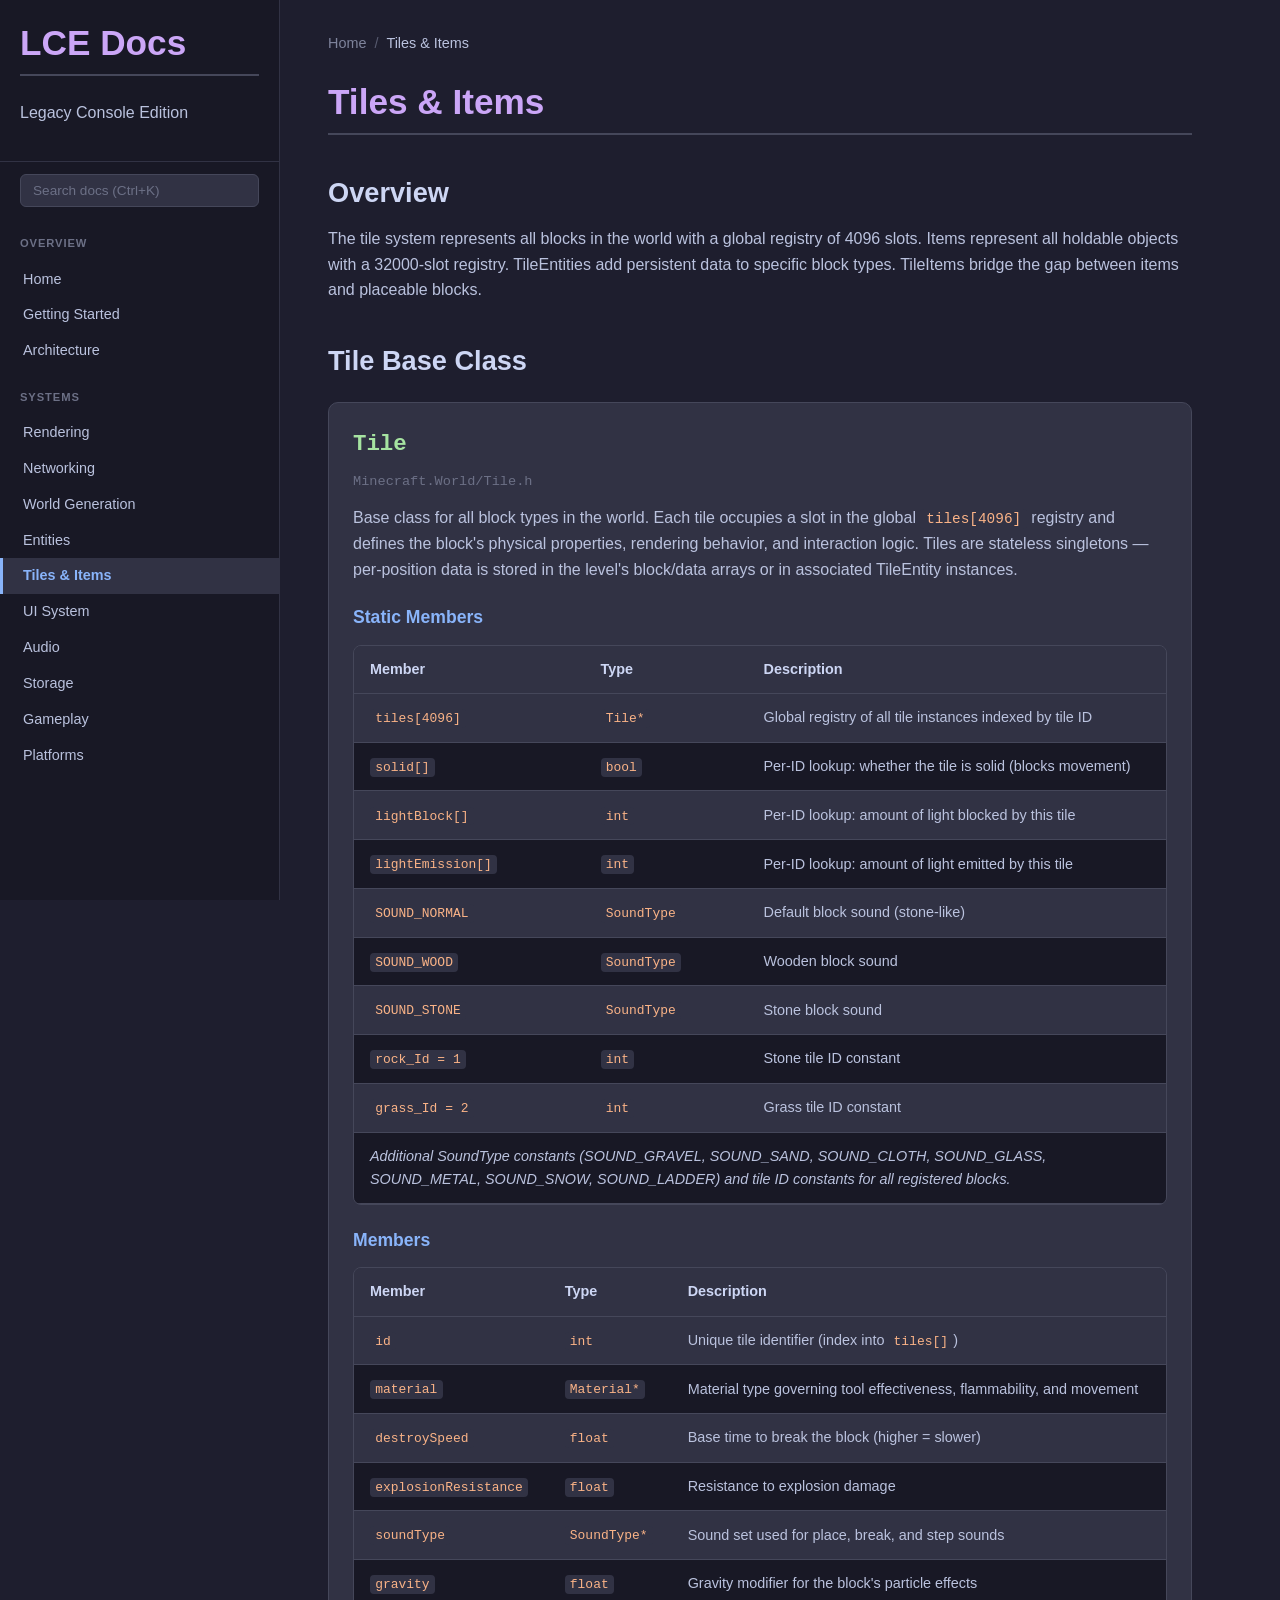
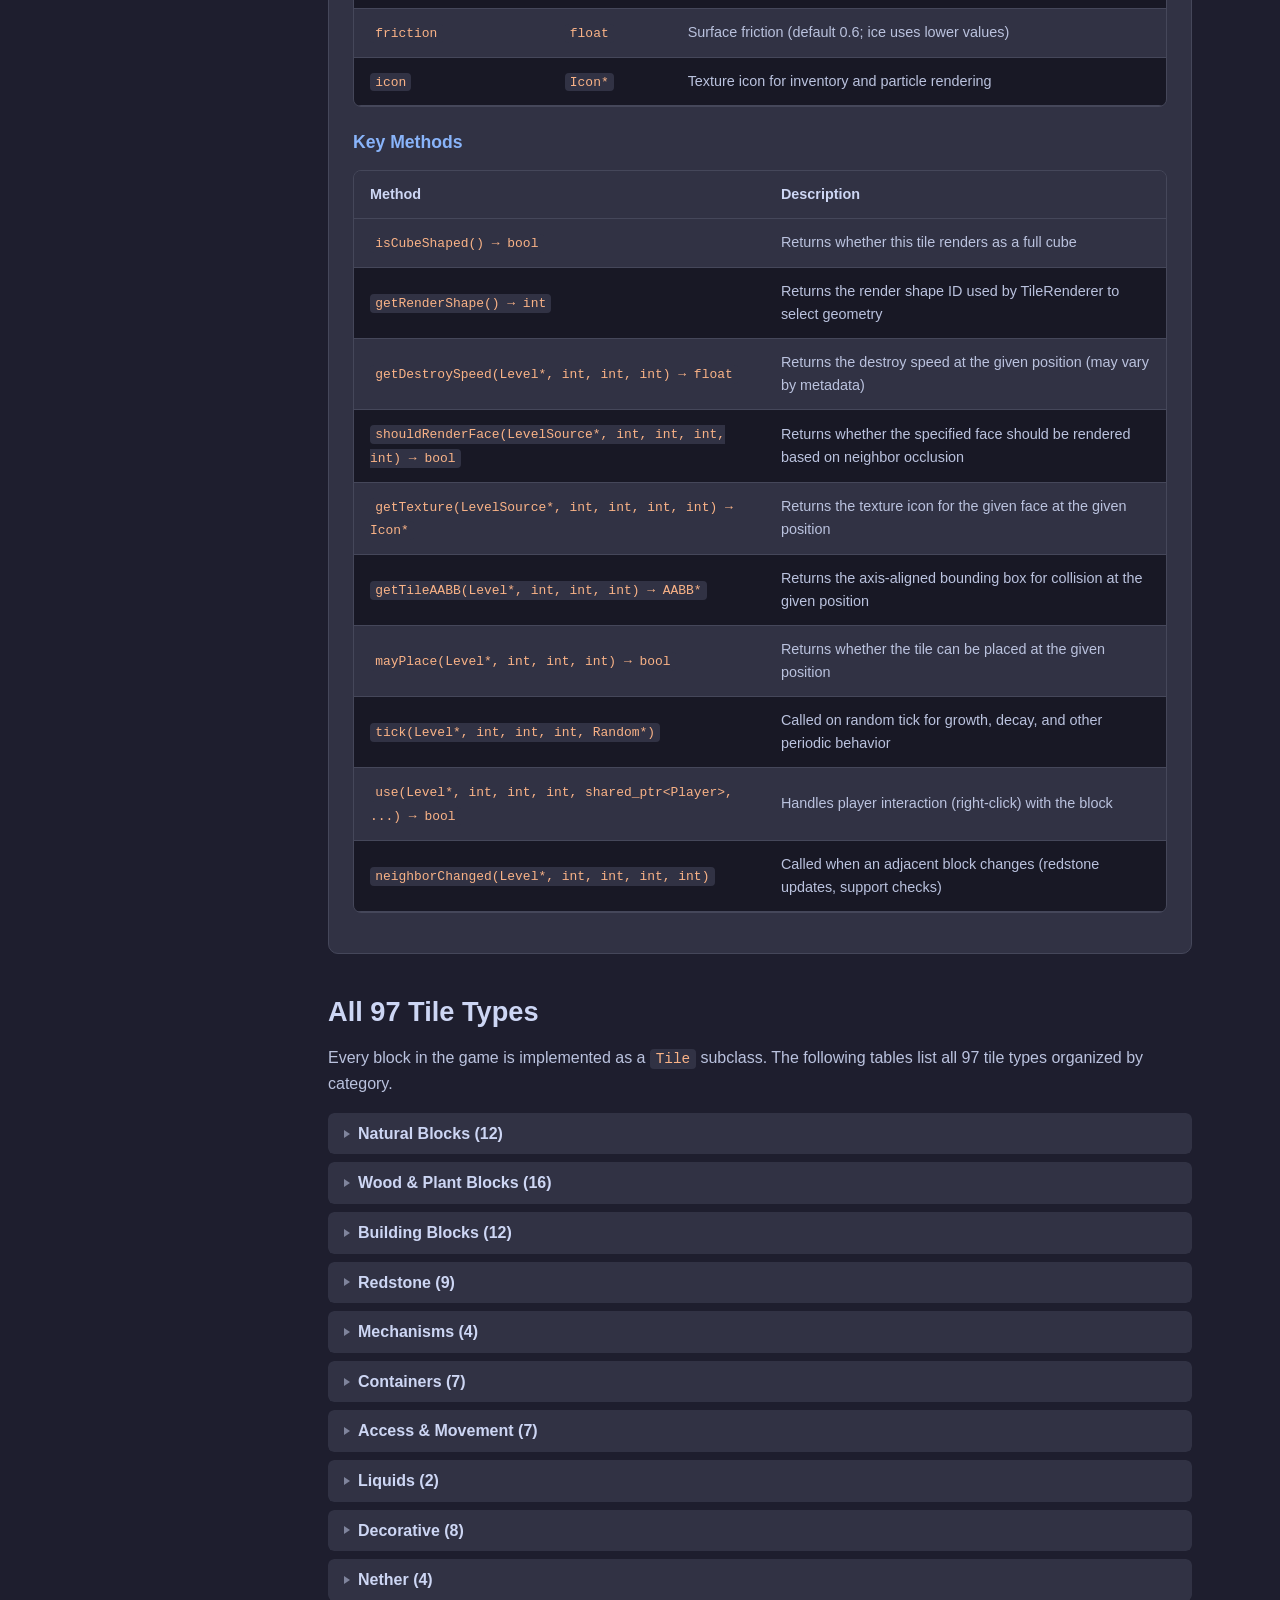
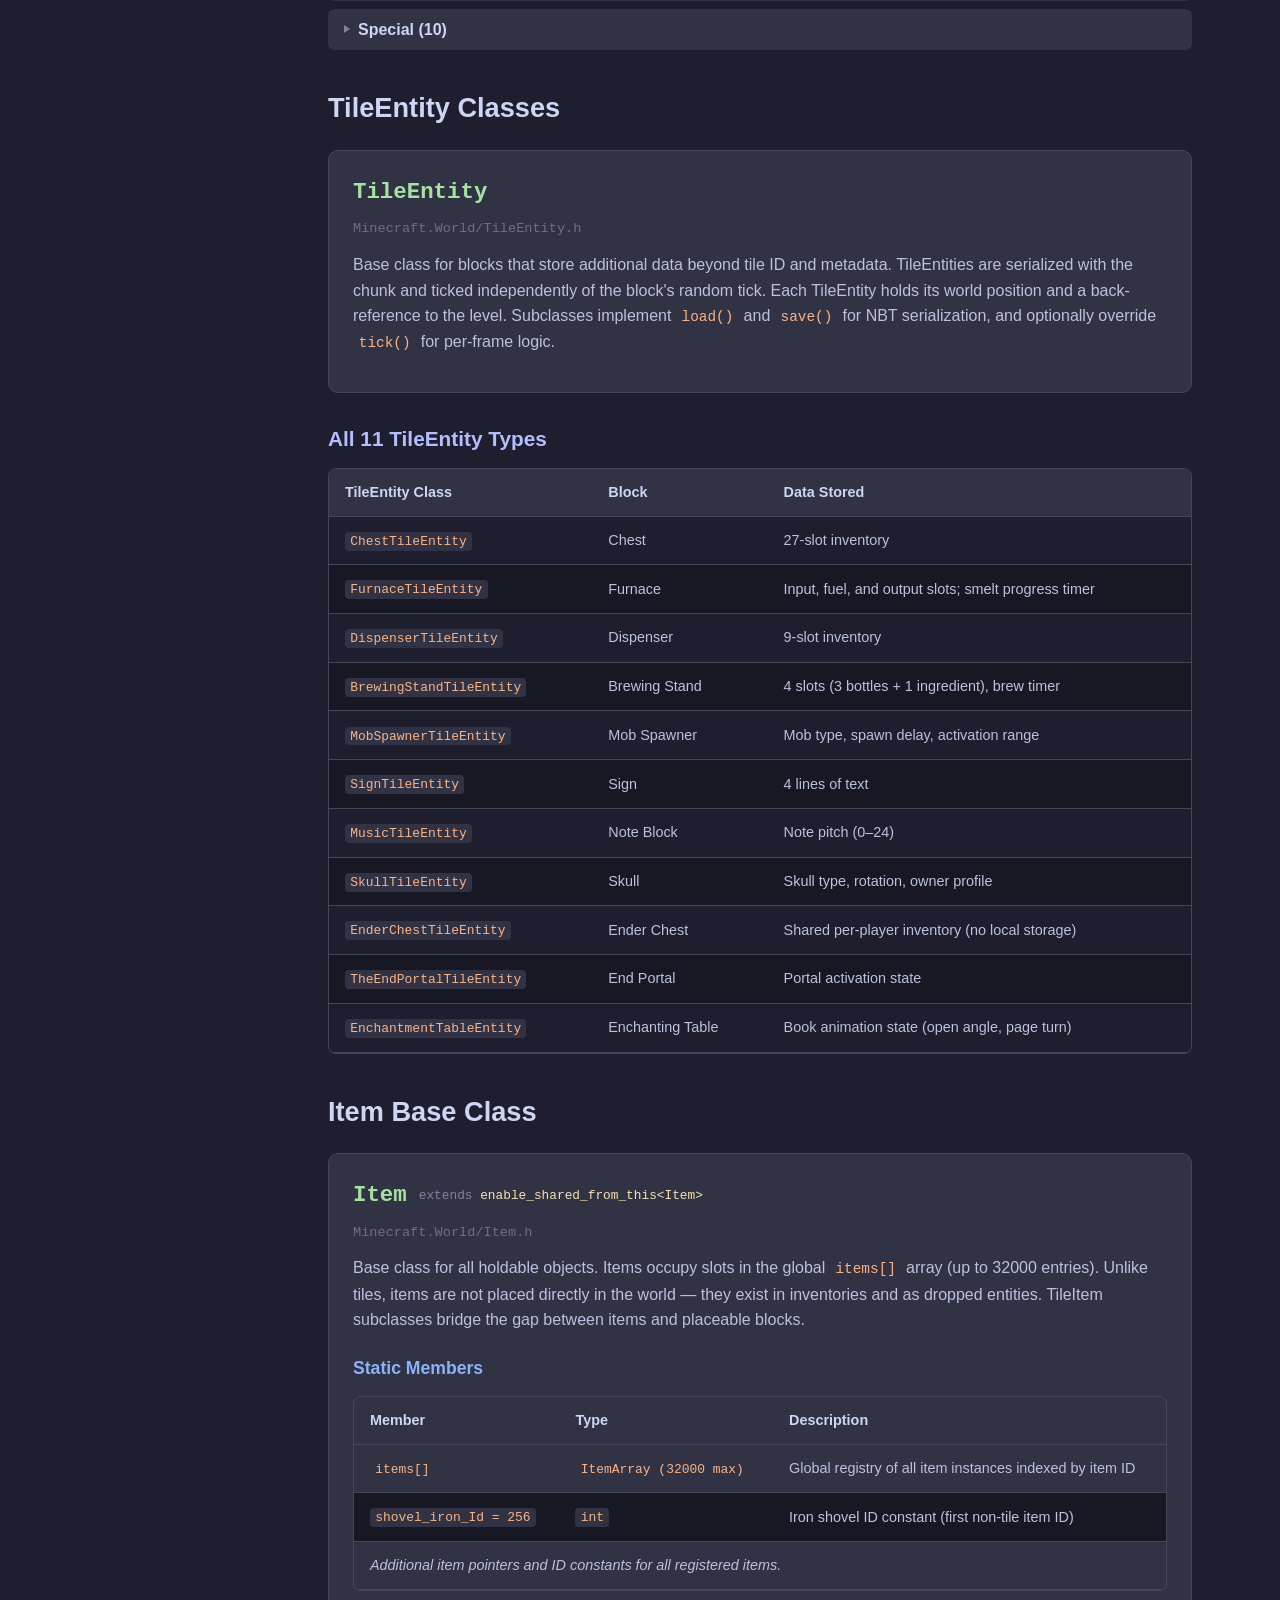
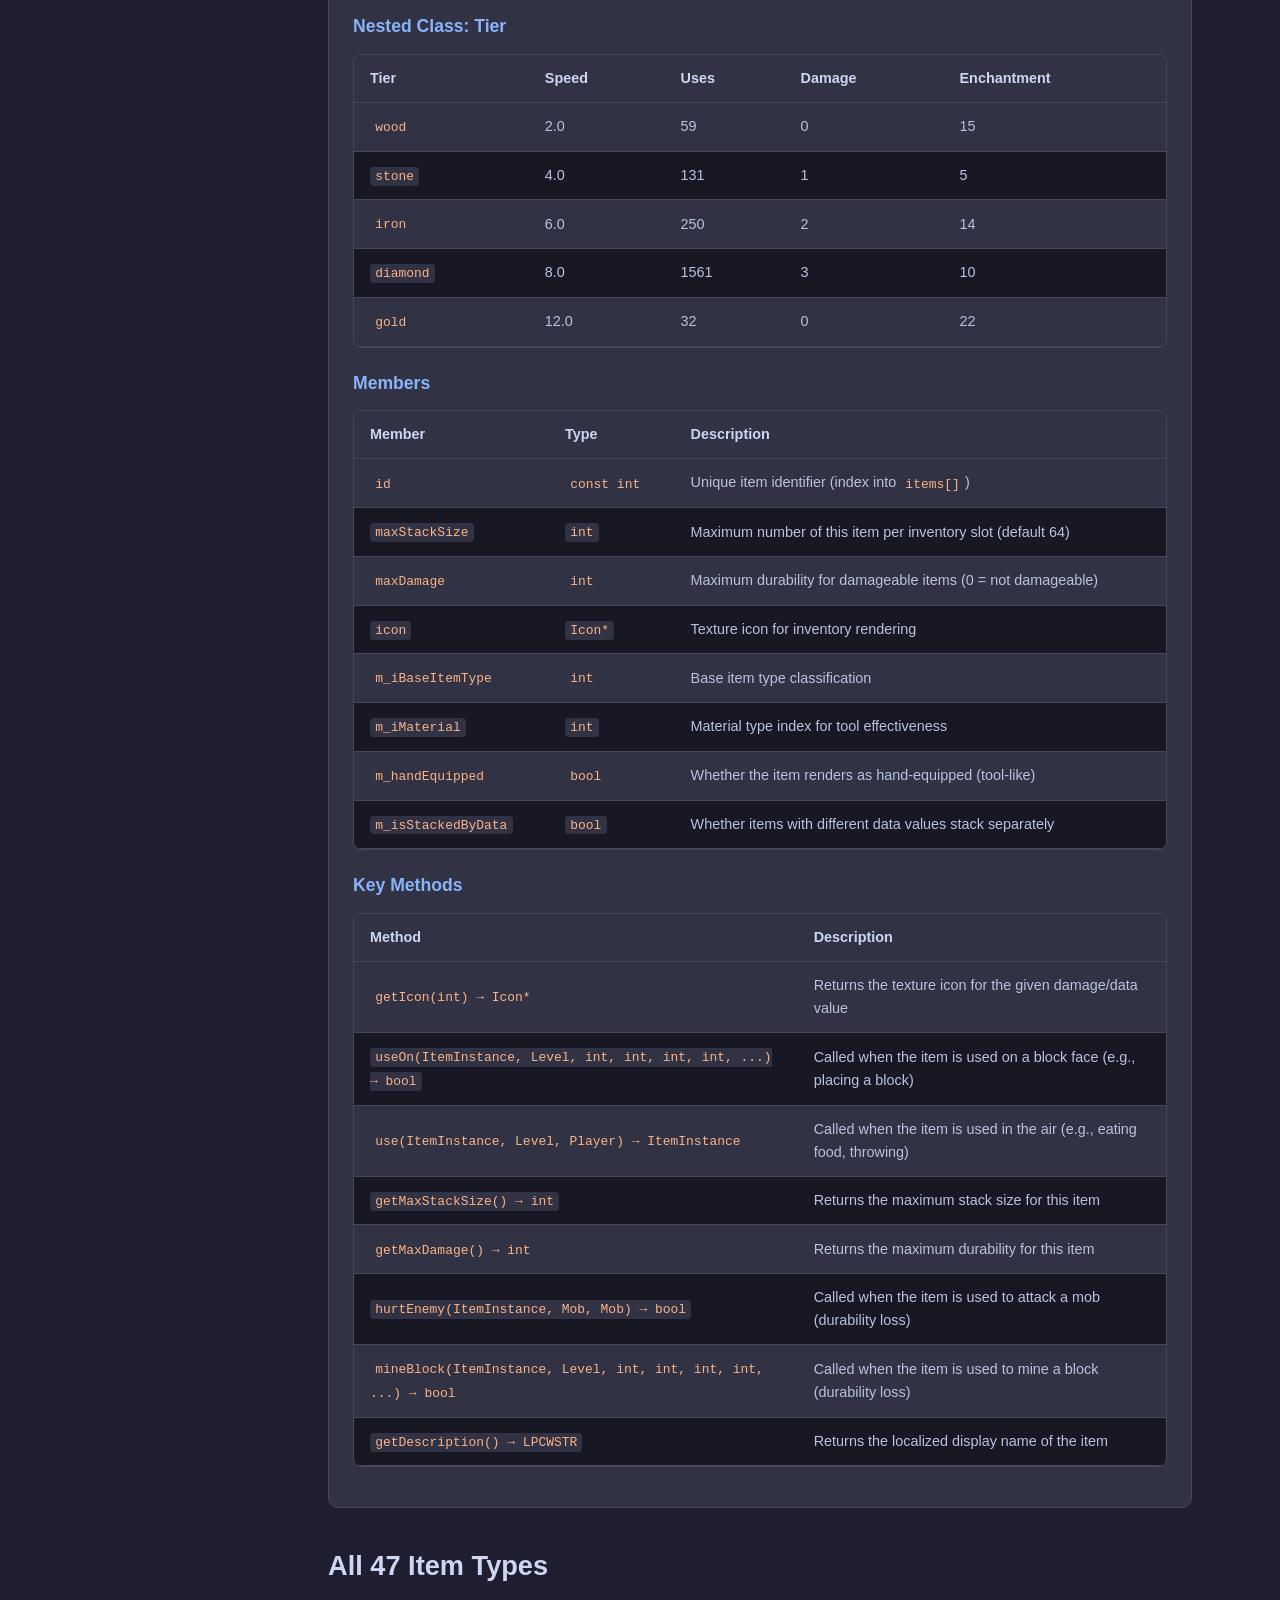
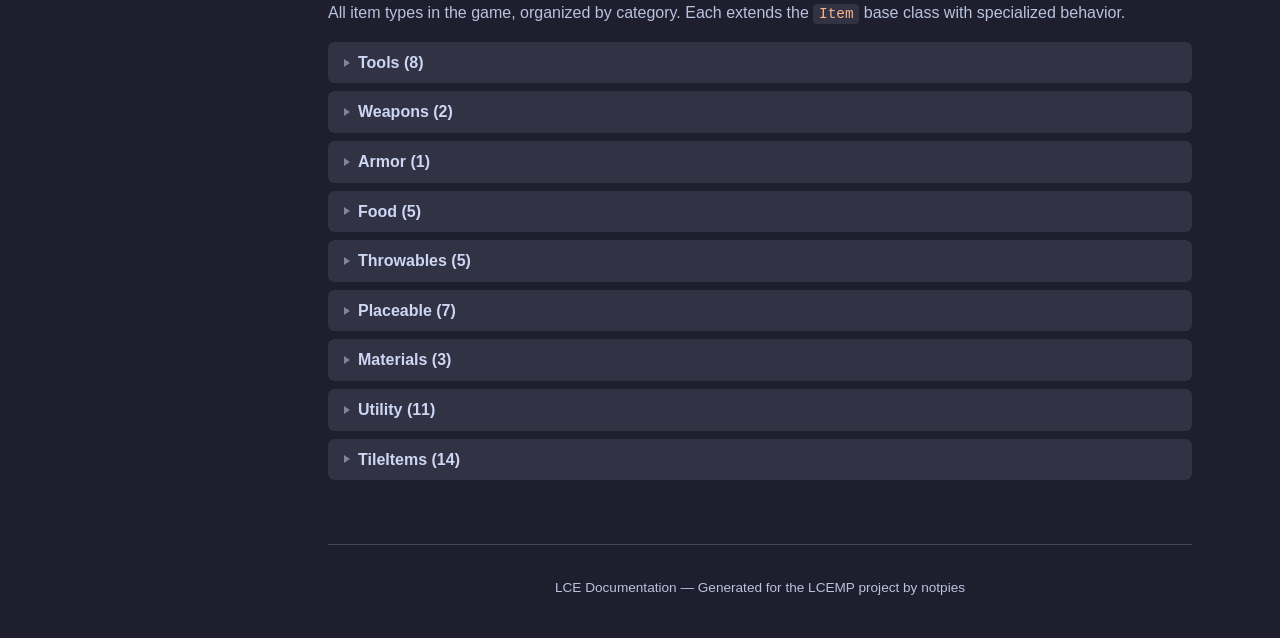
<file: tiles-items.html>
<!DOCTYPE html>
<html lang="en">
<head>
  <meta charset="UTF-8">
  <meta name="viewport" content="width=device-width, initial-scale=1.0">
  <title>Tiles &amp; Items - LCE Documentation</title>
  <link rel="stylesheet" href="css/style.css">
</head>
<body>
  <button class="hamburger" aria-label="Toggle navigation"><span></span><span></span><span></span></button>
  <div class="site-wrapper">
    <aside class="sidebar">
      <div class="sidebar-header">
        <h1 class="sidebar-title">LCE Docs</h1>
        <p class="sidebar-subtitle">Legacy Console Edition</p>
      </div>
      <div class="sidebar-search">
        <input type="text" placeholder="Search docs (Ctrl+K)" id="sidebar-search-input" autocomplete="off">
      </div>
      <nav class="sidebar-nav">
        <div class="nav-section">
          <div class="nav-section-title">Overview</div>
          <a href="index.html" class="nav-link">Home</a>
          <a href="getting-started.html" class="nav-link">Getting Started</a>
          <a href="architecture.html" class="nav-link">Architecture</a>
        </div>
        <div class="nav-section">
          <div class="nav-section-title">Systems</div>
          <a href="rendering.html" class="nav-link">Rendering</a>
          <a href="networking.html" class="nav-link">Networking</a>
          <a href="world-gen.html" class="nav-link">World Generation</a>
          <a href="entities.html" class="nav-link">Entities</a>
          <a href="tiles-items.html" class="nav-link active">Tiles &amp; Items</a>
          <a href="ui-system.html" class="nav-link">UI System</a>
          <a href="audio.html" class="nav-link">Audio</a>
          <a href="storage.html" class="nav-link">Storage</a>
          <a href="gameplay.html" class="nav-link">Gameplay</a>
          <a href="platforms.html" class="nav-link">Platforms</a>
        </div>
      </nav>
    </aside>
    <main class="main-content">

      <!-- Breadcrumb -->
      <div class="breadcrumbs">
        <a href="index.html">Home</a>
        <span class="separator">/</span>
        <span class="current">Tiles &amp; Items</span>
      </div>

      <h1>Tiles &amp; Items</h1>

      <!-- ================================================================
           Overview
           ================================================================ -->
      <section id="overview">
        <h2>Overview</h2>
        <p>The tile system represents all blocks in the world with a global registry of 4096 slots. Items represent all holdable objects with a 32000-slot registry. TileEntities add persistent data to specific block types. TileItems bridge the gap between items and placeable blocks.</p>
      </section>

      <!-- ================================================================
           Tile Base Class
           ================================================================ -->
      <section id="tile-class">
        <h2>Tile Base Class</h2>

        <div class="class-card">
          <div class="class-header">
            <span class="class-name">Tile</span>
          </div>
          <div class="class-meta">Minecraft.World/Tile.h</div>
          <p class="class-description">Base class for all block types in the world. Each tile occupies a slot in the global <code>tiles[4096]</code> registry and defines the block's physical properties, rendering behavior, and interaction logic. Tiles are stateless singletons &mdash; per-position data is stored in the level's block/data arrays or in associated TileEntity instances.</p>

          <h4>Static Members</h4>
          <div class="table-wrapper">
            <table>
              <thead>
                <tr><th>Member</th><th>Type</th><th>Description</th></tr>
              </thead>
              <tbody>
                <tr><td><code>tiles[4096]</code></td><td><code>Tile*</code></td><td>Global registry of all tile instances indexed by tile ID</td></tr>
                <tr><td><code>solid[]</code></td><td><code>bool</code></td><td>Per-ID lookup: whether the tile is solid (blocks movement)</td></tr>
                <tr><td><code>lightBlock[]</code></td><td><code>int</code></td><td>Per-ID lookup: amount of light blocked by this tile</td></tr>
                <tr><td><code>lightEmission[]</code></td><td><code>int</code></td><td>Per-ID lookup: amount of light emitted by this tile</td></tr>
                <tr><td><code>SOUND_NORMAL</code></td><td><code>SoundType</code></td><td>Default block sound (stone-like)</td></tr>
                <tr><td><code>SOUND_WOOD</code></td><td><code>SoundType</code></td><td>Wooden block sound</td></tr>
                <tr><td><code>SOUND_STONE</code></td><td><code>SoundType</code></td><td>Stone block sound</td></tr>
                <tr><td><code>rock_Id = 1</code></td><td><code>int</code></td><td>Stone tile ID constant</td></tr>
                <tr><td><code>grass_Id = 2</code></td><td><code>int</code></td><td>Grass tile ID constant</td></tr>
                <tr><td colspan="3"><em>Additional SoundType constants (SOUND_GRAVEL, SOUND_SAND, SOUND_CLOTH, SOUND_GLASS, SOUND_METAL, SOUND_SNOW, SOUND_LADDER) and tile ID constants for all registered blocks.</em></td></tr>
              </tbody>
            </table>
          </div>

          <h4>Members</h4>
          <div class="table-wrapper">
            <table>
              <thead>
                <tr><th>Member</th><th>Type</th><th>Description</th></tr>
              </thead>
              <tbody>
                <tr><td><code>id</code></td><td><code>int</code></td><td>Unique tile identifier (index into <code>tiles[]</code>)</td></tr>
                <tr><td><code>material</code></td><td><code>Material*</code></td><td>Material type governing tool effectiveness, flammability, and movement</td></tr>
                <tr><td><code>destroySpeed</code></td><td><code>float</code></td><td>Base time to break the block (higher = slower)</td></tr>
                <tr><td><code>explosionResistance</code></td><td><code>float</code></td><td>Resistance to explosion damage</td></tr>
                <tr><td><code>soundType</code></td><td><code>SoundType*</code></td><td>Sound set used for place, break, and step sounds</td></tr>
                <tr><td><code>gravity</code></td><td><code>float</code></td><td>Gravity modifier for the block's particle effects</td></tr>
                <tr><td><code>friction</code></td><td><code>float</code></td><td>Surface friction (default 0.6; ice uses lower values)</td></tr>
                <tr><td><code>icon</code></td><td><code>Icon*</code></td><td>Texture icon for inventory and particle rendering</td></tr>
              </tbody>
            </table>
          </div>

          <h4>Key Methods</h4>
          <div class="table-wrapper">
            <table>
              <thead>
                <tr><th>Method</th><th>Description</th></tr>
              </thead>
              <tbody>
                <tr><td><code>isCubeShaped() &rarr; bool</code></td><td>Returns whether this tile renders as a full cube</td></tr>
                <tr><td><code>getRenderShape() &rarr; int</code></td><td>Returns the render shape ID used by TileRenderer to select geometry</td></tr>
                <tr><td><code>getDestroySpeed(Level*, int, int, int) &rarr; float</code></td><td>Returns the destroy speed at the given position (may vary by metadata)</td></tr>
                <tr><td><code>shouldRenderFace(LevelSource*, int, int, int, int) &rarr; bool</code></td><td>Returns whether the specified face should be rendered based on neighbor occlusion</td></tr>
                <tr><td><code>getTexture(LevelSource*, int, int, int, int) &rarr; Icon*</code></td><td>Returns the texture icon for the given face at the given position</td></tr>
                <tr><td><code>getTileAABB(Level*, int, int, int) &rarr; AABB*</code></td><td>Returns the axis-aligned bounding box for collision at the given position</td></tr>
                <tr><td><code>mayPlace(Level*, int, int, int) &rarr; bool</code></td><td>Returns whether the tile can be placed at the given position</td></tr>
                <tr><td><code>tick(Level*, int, int, int, Random*)</code></td><td>Called on random tick for growth, decay, and other periodic behavior</td></tr>
                <tr><td><code>use(Level*, int, int, int, shared_ptr&lt;Player&gt;, ...) &rarr; bool</code></td><td>Handles player interaction (right-click) with the block</td></tr>
                <tr><td><code>neighborChanged(Level*, int, int, int, int)</code></td><td>Called when an adjacent block changes (redstone updates, support checks)</td></tr>
              </tbody>
            </table>
          </div>
        </div>
      </section>

      <!-- ================================================================
           All 97 Tile Types
           ================================================================ -->
      <section id="tile-types">
        <h2>All 97 Tile Types</h2>
        <p>Every block in the game is implemented as a <code>Tile</code> subclass. The following tables list all 97 tile types organized by category.</p>

        <details>
          <summary>Natural Blocks (12)</summary>
          <div class="details-content">
            <div class="table-wrapper">
              <table>
                <thead>
                  <tr><th>Class</th><th>Description</th></tr>
                </thead>
                <tbody>
                  <tr><td><code>AirTile</code></td><td>Empty space, invisible</td></tr>
                  <tr><td><code>DirtTile</code></td><td>Basic terrain block</td></tr>
                  <tr><td><code>GrassTile</code></td><td>Grass-covered dirt, spreads to adjacent dirt blocks in sufficient light</td></tr>
                  <tr><td><code>StoneTile</code></td><td>Stone, drops cobblestone when mined</td></tr>
                  <tr><td><code>SandStoneTile</code></td><td>Compressed sand, found beneath desert surfaces</td></tr>
                  <tr><td><code>GravelTile</code></td><td>Falling block, has a chance to drop flint</td></tr>
                  <tr><td><code>ClayTile</code></td><td>Found near water, drops clay balls when mined</td></tr>
                  <tr><td><code>OreTile</code></td><td>Various ore types (coal, iron, gold, diamond, lapis, emerald, redstone)</td></tr>
                  <tr><td><code>IceTile</code></td><td>Frozen water, slippery surface with reduced friction</td></tr>
                  <tr><td><code>SnowTile</code></td><td>Snow layer block, accumulates in cold biomes</td></tr>
                  <tr><td><code>MycelTile</code></td><td>Mushroom island surface, supports mushroom growth in any light</td></tr>
                  <tr><td><code>CoralTile</code></td><td>Decorative coral block</td></tr>
                </tbody>
              </table>
            </div>
          </div>
        </details>

        <details>
          <summary>Wood &amp; Plant Blocks (16)</summary>
          <div class="details-content">
            <div class="table-wrapper">
              <table>
                <thead>
                  <tr><th>Class</th><th>Description</th></tr>
                </thead>
                <tbody>
                  <tr><td><code>TreeTile</code></td><td>Log block (oak, spruce, birch, jungle) with directional placement</td></tr>
                  <tr><td><code>WoodTile</code></td><td>Planks crafted from logs</td></tr>
                  <tr><td><code>LeafTile</code></td><td>Tree leaves, decay when unsupported by a log within range</td></tr>
                  <tr><td><code>CactusTile</code></td><td>Desert plant, damages entities on contact</td></tr>
                  <tr><td><code>ReedTile</code></td><td>Sugar cane, grows near water up to 3 blocks tall</td></tr>
                  <tr><td><code>VineTile</code></td><td>Climbable plant that attaches to walls and spreads</td></tr>
                  <tr><td><code>MelonTile</code></td><td>Melon block, drops melon slices when broken</td></tr>
                  <tr><td><code>PumpkinTile</code></td><td>Pumpkin block, can be carved into a jack-o-lantern</td></tr>
                  <tr><td><code>CocoaTile</code></td><td>Cocoa beans growing on jungle tree logs</td></tr>
                  <tr><td><code>StemTile</code></td><td>Melon/pumpkin stem, grows and connects to adjacent fruit</td></tr>
                  <tr><td><code>CropTile</code></td><td>Wheat, carrot, and potato crops with growth stages</td></tr>
                  <tr><td><code>CarrotTile</code></td><td>Carrot crop with growth stages</td></tr>
                  <tr><td><code>PotatoTile</code></td><td>Potato crop with growth stages</td></tr>
                  <tr><td><code>DeadBushTile</code></td><td>Desert decoration, breaks when support block is removed</td></tr>
                  <tr><td><code>NetherStalkTile</code></td><td>Nether wart crop, grows on soul sand</td></tr>
                  <tr><td><code>WaterLilyTile</code></td><td>Lily pad that sits on the water surface</td></tr>
                  <tr><td><code>HugeMushroomTile</code></td><td>Large mushroom cap and stem blocks</td></tr>
                </tbody>
              </table>
            </div>
          </div>
        </details>

        <details>
          <summary>Building Blocks (12)</summary>
          <div class="details-content">
            <div class="table-wrapper">
              <table>
                <thead>
                  <tr><th>Class</th><th>Description</th></tr>
                </thead>
                <tbody>
                  <tr><td><code>MetalTile</code></td><td>Iron, gold, diamond, and emerald blocks (compressed ore storage)</td></tr>
                  <tr><td><code>GlassTile</code></td><td>Transparent glass block, does not drop when broken</td></tr>
                  <tr><td><code>BookshelfTile</code></td><td>Decoration block that boosts nearby enchanting tables</td></tr>
                  <tr><td><code>ClothTile</code></td><td>Wool with 16 dye color variants</td></tr>
                  <tr><td><code>WoolCarpetTile</code></td><td>Thin wool layer placed on floors, 16 color variants</td></tr>
                  <tr><td><code>QuartzBlockTile</code></td><td>Nether quartz variants (smooth, chiseled, pillar)</td></tr>
                  <tr><td><code>SmoothStoneBrickTile</code></td><td>Stone brick variants (normal, mossy, cracked, chiseled)</td></tr>
                  <tr><td><code>WallTile</code></td><td>Cobblestone and mossy cobblestone wall</td></tr>
                  <tr><td><code>StairTile</code></td><td>Staircase block with orientation-aware placement</td></tr>
                  <tr><td><code>StoneSlabTile</code></td><td>Half-height stone slab, supports top/bottom placement</td></tr>
                  <tr><td><code>WoodSlabTile</code></td><td>Half-height wood slab, supports top/bottom placement</td></tr>
                  <tr><td><code>HalfSlabTile</code></td><td>Generic half slab base class</td></tr>
                </tbody>
              </table>
            </div>
          </div>
        </details>

        <details>
          <summary>Redstone (9)</summary>
          <div class="details-content">
            <div class="table-wrapper">
              <table>
                <thead>
                  <tr><th>Class</th><th>Description</th></tr>
                </thead>
                <tbody>
                  <tr><td><code>RedStoneDustTile</code></td><td>Redstone wire, transmits power between components</td></tr>
                  <tr><td><code>RedStoneOreTile</code></td><td>Redstone ore, glows when touched or struck</td></tr>
                  <tr><td><code>RedlightTile</code></td><td>Redstone lamp, toggles light on/off with redstone signal</td></tr>
                  <tr><td><code>NotGateTile</code></td><td>Redstone torch, inverts signal</td></tr>
                  <tr><td><code>DiodeTile</code></td><td>Repeater and comparator, adds delay or compares signals</td></tr>
                  <tr><td><code>LeverTile</code></td><td>Toggle switch, maintains state until flipped again</td></tr>
                  <tr><td><code>ButtonTile</code></td><td>Momentary switch, emits a pulse when pressed</td></tr>
                  <tr><td><code>PressurePlateTile</code></td><td>Weight-activated switch, triggers when an entity stands on it</td></tr>
                  <tr><td><code>DetectorRailTile</code></td><td>Minecart detector, emits redstone signal when a cart passes</td></tr>
                </tbody>
              </table>
            </div>
          </div>
        </details>

        <details>
          <summary>Mechanisms (4)</summary>
          <div class="details-content">
            <div class="table-wrapper">
              <table>
                <thead>
                  <tr><th>Class</th><th>Description</th></tr>
                </thead>
                <tbody>
                  <tr><td><code>PistonBaseTile</code></td><td>Piston base, extends and retracts to push/pull blocks</td></tr>
                  <tr><td><code>PistonExtensionTile</code></td><td>Extended piston arm, placeholder block for the piston head</td></tr>
                  <tr><td><code>DispenserTile</code></td><td>Dispenses or shoots items when activated by redstone</td></tr>
                  <tr><td><code>TntTile</code></td><td>Explosive block, detonates when ignited or powered</td></tr>
                </tbody>
              </table>
            </div>
          </div>
        </details>

        <details>
          <summary>Containers (7)</summary>
          <div class="details-content">
            <div class="table-wrapper">
              <table>
                <thead>
                  <tr><th>Class</th><th>Description</th></tr>
                </thead>
                <tbody>
                  <tr><td><code>ChestTile</code></td><td>Storage container with 27 inventory slots, can form double chests</td></tr>
                  <tr><td><code>FurnaceTile</code></td><td>Smelting interface with input, fuel, and output slots</td></tr>
                  <tr><td><code>BrewingStandTile</code></td><td>Potion brewing station with ingredient and bottle slots</td></tr>
                  <tr><td><code>EnchantmentTableTile</code></td><td>Item enchanting block, boosted by nearby bookshelves</td></tr>
                  <tr><td><code>EnderChestTile</code></td><td>Shared ender storage, per-player inventory accessible from any ender chest</td></tr>
                  <tr><td><code>WorkbenchTile</code></td><td>3&times;3 crafting grid for recipe-based item creation</td></tr>
                  <tr><td><code>AnvilTile</code></td><td>Item repair, renaming, and enchantment combination</td></tr>
                </tbody>
              </table>
            </div>
          </div>
        </details>

        <details>
          <summary>Access &amp; Movement (7)</summary>
          <div class="details-content">
            <div class="table-wrapper">
              <table>
                <thead>
                  <tr><th>Class</th><th>Description</th></tr>
                </thead>
                <tbody>
                  <tr><td><code>DoorTile</code></td><td>Openable door (wood and iron variants), occupies two vertical blocks</td></tr>
                  <tr><td><code>TrapDoorTile</code></td><td>Horizontal trapdoor, opens and closes on a hinge</td></tr>
                  <tr><td><code>FenceTile</code></td><td>1.5-block high barrier that connects to adjacent fences</td></tr>
                  <tr><td><code>FenceGateTile</code></td><td>Openable fence section, integrates with fence connections</td></tr>
                  <tr><td><code>LadderTile</code></td><td>Climbable wall attachment for vertical traversal</td></tr>
                  <tr><td><code>RailTile</code></td><td>Minecart tracks with straight, curved, and powered variants</td></tr>
                  <tr><td><code>ThinFenceTile</code></td><td>Glass pane and iron bars, thin connecting barrier</td></tr>
                </tbody>
              </table>
            </div>
          </div>
        </details>

        <details>
          <summary>Liquids (2)</summary>
          <div class="details-content">
            <div class="table-wrapper">
              <table>
                <thead>
                  <tr><th>Class</th><th>Description</th></tr>
                </thead>
                <tbody>
                  <tr><td><code>LiquidTile</code></td><td>Water and lava fluid simulation with flow and level mechanics</td></tr>
                  <tr><td><code>SpringTile</code></td><td>Liquid source block, infinite water source when adjacent to two others</td></tr>
                </tbody>
              </table>
            </div>
          </div>
        </details>

        <details>
          <summary>Decorative (8)</summary>
          <div class="details-content">
            <div class="table-wrapper">
              <table>
                <thead>
                  <tr><th>Class</th><th>Description</th></tr>
                </thead>
                <tbody>
                  <tr><td><code>FlowerPotTile</code></td><td>Holds small plants and flowers as decoration</td></tr>
                  <tr><td><code>SignTile</code></td><td>Writable sign with 4 lines of text, wall or post placement</td></tr>
                  <tr><td><code>BedTile</code></td><td>Sleep point and spawn anchor, occupies two blocks</td></tr>
                  <tr><td><code>CakeTile</code></td><td>Edible block with 6 slices, consumed in place</td></tr>
                  <tr><td><code>TorchTile</code></td><td>Light source, attaches to walls or sits on top of blocks</td></tr>
                  <tr><td><code>SkullTile</code></td><td>Decorative skull or head block with rotation</td></tr>
                  <tr><td><code>RecordPlayerTile</code></td><td>Jukebox for playing music discs</td></tr>
                  <tr><td><code>MusicTile</code></td><td>Note block, plays pitched notes when activated</td></tr>
                </tbody>
              </table>
            </div>
          </div>
        </details>

        <details>
          <summary>Nether (4)</summary>
          <div class="details-content">
            <div class="table-wrapper">
              <table>
                <thead>
                  <tr><th>Class</th><th>Description</th></tr>
                </thead>
                <tbody>
                  <tr><td><code>HellSandTile</code></td><td>Soul sand, slows entities walking on it</td></tr>
                  <tr><td><code>HellStoneTile</code></td><td>Netherrack, burns forever when ignited</td></tr>
                  <tr><td><code>LightGemTile</code></td><td>Glowstone, bright light source found in the Nether</td></tr>
                  <tr><td><code>PortalTile</code></td><td>Nether portal block, transports entities between dimensions</td></tr>
                </tbody>
              </table>
            </div>
          </div>
        </details>

        <details>
          <summary>Special (10)</summary>
          <div class="details-content">
            <div class="table-wrapper">
              <table>
                <thead>
                  <tr><th>Class</th><th>Description</th></tr>
                </thead>
                <tbody>
                  <tr><td><code>FireTile</code></td><td>Fire spread and damage, consumes flammable blocks</td></tr>
                  <tr><td><code>MobSpawnerTile</code></td><td>Spawns mobs at regular intervals within range</td></tr>
                  <tr><td><code>WebTile</code></td><td>Slows entities passing through it</td></tr>
                  <tr><td><code>FallingTile</code></td><td>Sand and gravel physics, falls when unsupported</td></tr>
                  <tr><td><code>ObsidianTile</code></td><td>Blast-resistant block, required for nether portal frames</td></tr>
                  <tr><td><code>TheEndPortalFrameTile</code></td><td>End portal frame block, holds Eyes of Ender to activate the portal</td></tr>
                  <tr><td><code>TransparentTile</code></td><td>Base class for transparent blocks (non-occluding neighbors)</td></tr>
                  <tr><td><code>HalfTransparentTile</code></td><td>Base class for semi-transparent blocks (e.g., leaves, ice)</td></tr>
                  <tr><td><code>DirectionalTile</code></td><td>Base class for directional blocks that store facing in metadata</td></tr>
                  <tr><td><code>EntityTile</code></td><td>Base class for blocks that have an associated TileEntity</td></tr>
                </tbody>
              </table>
            </div>
          </div>
        </details>
      </section>

      <!-- ================================================================
           TileEntity Classes
           ================================================================ -->
      <section id="tile-entity">
        <h2>TileEntity Classes</h2>

        <div class="class-card">
          <div class="class-header">
            <span class="class-name">TileEntity</span>
          </div>
          <div class="class-meta">Minecraft.World/TileEntity.h</div>
          <p class="class-description">Base class for blocks that store additional data beyond tile ID and metadata. TileEntities are serialized with the chunk and ticked independently of the block's random tick. Each TileEntity holds its world position and a back-reference to the level. Subclasses implement <code>load()</code> and <code>save()</code> for NBT serialization, and optionally override <code>tick()</code> for per-frame logic.</p>
        </div>

        <h3>All 11 TileEntity Types</h3>
        <div class="table-wrapper">
          <table>
            <thead>
              <tr><th>TileEntity Class</th><th>Block</th><th>Data Stored</th></tr>
            </thead>
            <tbody>
              <tr><td><code>ChestTileEntity</code></td><td>Chest</td><td>27-slot inventory</td></tr>
              <tr><td><code>FurnaceTileEntity</code></td><td>Furnace</td><td>Input, fuel, and output slots; smelt progress timer</td></tr>
              <tr><td><code>DispenserTileEntity</code></td><td>Dispenser</td><td>9-slot inventory</td></tr>
              <tr><td><code>BrewingStandTileEntity</code></td><td>Brewing Stand</td><td>4 slots (3 bottles + 1 ingredient), brew timer</td></tr>
              <tr><td><code>MobSpawnerTileEntity</code></td><td>Mob Spawner</td><td>Mob type, spawn delay, activation range</td></tr>
              <tr><td><code>SignTileEntity</code></td><td>Sign</td><td>4 lines of text</td></tr>
              <tr><td><code>MusicTileEntity</code></td><td>Note Block</td><td>Note pitch (0&ndash;24)</td></tr>
              <tr><td><code>SkullTileEntity</code></td><td>Skull</td><td>Skull type, rotation, owner profile</td></tr>
              <tr><td><code>EnderChestTileEntity</code></td><td>Ender Chest</td><td>Shared per-player inventory (no local storage)</td></tr>
              <tr><td><code>TheEndPortalTileEntity</code></td><td>End Portal</td><td>Portal activation state</td></tr>
              <tr><td><code>EnchantmentTableEntity</code></td><td>Enchanting Table</td><td>Book animation state (open angle, page turn)</td></tr>
            </tbody>
          </table>
        </div>
      </section>

      <!-- ================================================================
           Item Base Class
           ================================================================ -->
      <section id="item-class">
        <h2>Item Base Class</h2>

        <div class="class-card">
          <div class="class-header">
            <span class="class-name">Item</span>
            <span class="inheritance-badge">extends <span class="parent-class">enable_shared_from_this&lt;Item&gt;</span></span>
          </div>
          <div class="class-meta">Minecraft.World/Item.h</div>
          <p class="class-description">Base class for all holdable objects. Items occupy slots in the global <code>items[]</code> array (up to 32000 entries). Unlike tiles, items are not placed directly in the world &mdash; they exist in inventories and as dropped entities. TileItem subclasses bridge the gap between items and placeable blocks.</p>

          <h4>Static Members</h4>
          <div class="table-wrapper">
            <table>
              <thead>
                <tr><th>Member</th><th>Type</th><th>Description</th></tr>
              </thead>
              <tbody>
                <tr><td><code>items[]</code></td><td><code>ItemArray (32000 max)</code></td><td>Global registry of all item instances indexed by item ID</td></tr>
                <tr><td><code>shovel_iron_Id = 256</code></td><td><code>int</code></td><td>Iron shovel ID constant (first non-tile item ID)</td></tr>
                <tr><td colspan="3"><em>Additional item pointers and ID constants for all registered items.</em></td></tr>
              </tbody>
            </table>
          </div>

          <h4>Nested Class: Tier</h4>
          <div class="table-wrapper">
            <table>
              <thead>
                <tr><th>Tier</th><th>Speed</th><th>Uses</th><th>Damage</th><th>Enchantment</th></tr>
              </thead>
              <tbody>
                <tr><td><code>wood</code></td><td>2.0</td><td>59</td><td>0</td><td>15</td></tr>
                <tr><td><code>stone</code></td><td>4.0</td><td>131</td><td>1</td><td>5</td></tr>
                <tr><td><code>iron</code></td><td>6.0</td><td>250</td><td>2</td><td>14</td></tr>
                <tr><td><code>diamond</code></td><td>8.0</td><td>1561</td><td>3</td><td>10</td></tr>
                <tr><td><code>gold</code></td><td>12.0</td><td>32</td><td>0</td><td>22</td></tr>
              </tbody>
            </table>
          </div>

          <h4>Members</h4>
          <div class="table-wrapper">
            <table>
              <thead>
                <tr><th>Member</th><th>Type</th><th>Description</th></tr>
              </thead>
              <tbody>
                <tr><td><code>id</code></td><td><code>const int</code></td><td>Unique item identifier (index into <code>items[]</code>)</td></tr>
                <tr><td><code>maxStackSize</code></td><td><code>int</code></td><td>Maximum number of this item per inventory slot (default 64)</td></tr>
                <tr><td><code>maxDamage</code></td><td><code>int</code></td><td>Maximum durability for damageable items (0 = not damageable)</td></tr>
                <tr><td><code>icon</code></td><td><code>Icon*</code></td><td>Texture icon for inventory rendering</td></tr>
                <tr><td><code>m_iBaseItemType</code></td><td><code>int</code></td><td>Base item type classification</td></tr>
                <tr><td><code>m_iMaterial</code></td><td><code>int</code></td><td>Material type index for tool effectiveness</td></tr>
                <tr><td><code>m_handEquipped</code></td><td><code>bool</code></td><td>Whether the item renders as hand-equipped (tool-like)</td></tr>
                <tr><td><code>m_isStackedByData</code></td><td><code>bool</code></td><td>Whether items with different data values stack separately</td></tr>
              </tbody>
            </table>
          </div>

          <h4>Key Methods</h4>
          <div class="table-wrapper">
            <table>
              <thead>
                <tr><th>Method</th><th>Description</th></tr>
              </thead>
              <tbody>
                <tr><td><code>getIcon(int) &rarr; Icon*</code></td><td>Returns the texture icon for the given damage/data value</td></tr>
                <tr><td><code>useOn(ItemInstance, Level, int, int, int, int, ...) &rarr; bool</code></td><td>Called when the item is used on a block face (e.g., placing a block)</td></tr>
                <tr><td><code>use(ItemInstance, Level, Player) &rarr; ItemInstance</code></td><td>Called when the item is used in the air (e.g., eating food, throwing)</td></tr>
                <tr><td><code>getMaxStackSize() &rarr; int</code></td><td>Returns the maximum stack size for this item</td></tr>
                <tr><td><code>getMaxDamage() &rarr; int</code></td><td>Returns the maximum durability for this item</td></tr>
                <tr><td><code>hurtEnemy(ItemInstance, Mob, Mob) &rarr; bool</code></td><td>Called when the item is used to attack a mob (durability loss)</td></tr>
                <tr><td><code>mineBlock(ItemInstance, Level, int, int, int, int, ...) &rarr; bool</code></td><td>Called when the item is used to mine a block (durability loss)</td></tr>
                <tr><td><code>getDescription() &rarr; LPCWSTR</code></td><td>Returns the localized display name of the item</td></tr>
              </tbody>
            </table>
          </div>
        </div>
      </section>

      <!-- ================================================================
           All 47 Item Types
           ================================================================ -->
      <section id="item-types">
        <h2>All 47 Item Types</h2>
        <p>All item types in the game, organized by category. Each extends the <code>Item</code> base class with specialized behavior.</p>

        <details>
          <summary>Tools (8)</summary>
          <div class="details-content">
            <div class="table-wrapper">
              <table>
                <thead>
                  <tr><th>Class</th><th>Description</th></tr>
                </thead>
                <tbody>
                  <tr><td><code>PickaxeItem</code></td><td>Mining tool, effective against stone and ore blocks</td></tr>
                  <tr><td><code>ShovelItem</code></td><td>Digging tool, effective against dirt, sand, and gravel</td></tr>
                  <tr><td><code>HatchetItem</code></td><td>Axe tool, effective against wood blocks</td></tr>
                  <tr><td><code>HoeItem</code></td><td>Farming tool, converts dirt and grass to farmland</td></tr>
                  <tr><td><code>ShearsItem</code></td><td>Shears for harvesting wool, leaves, and tall grass</td></tr>
                  <tr><td><code>FishingRodItem</code></td><td>Fishing rod, casts a bobber to catch fish</td></tr>
                  <tr><td><code>FlintAndSteelItem</code></td><td>Ignition tool, sets fire to blocks</td></tr>
                  <tr><td><code>CarrotOnAStickItem</code></td><td>Carrot on a stick, controls saddled pigs</td></tr>
                </tbody>
              </table>
            </div>
          </div>
        </details>

        <details>
          <summary>Weapons (2)</summary>
          <div class="details-content">
            <div class="table-wrapper">
              <table>
                <thead>
                  <tr><th>Class</th><th>Description</th></tr>
                </thead>
                <tbody>
                  <tr><td><code>WeaponItem</code> (SwordItem)</td><td>Melee weapon with tier-based damage and sweep attack</td></tr>
                  <tr><td><code>BowItem</code></td><td>Ranged weapon, fires arrows with charge-based power</td></tr>
                </tbody>
              </table>
            </div>
          </div>
        </details>

        <details>
          <summary>Armor (1)</summary>
          <div class="details-content">
            <div class="table-wrapper">
              <table>
                <thead>
                  <tr><th>Class</th><th>Description</th></tr>
                </thead>
                <tbody>
                  <tr><td><code>ArmorItem</code></td><td>Wearable protection (helmet, chestplate, leggings, boots) with tier-based defense values</td></tr>
                </tbody>
              </table>
            </div>
          </div>
        </details>

        <details>
          <summary>Food (5)</summary>
          <div class="details-content">
            <div class="table-wrapper">
              <table>
                <thead>
                  <tr><th>Class</th><th>Description</th></tr>
                </thead>
                <tbody>
                  <tr><td><code>FoodItem</code></td><td>Base consumable food item, restores hunger and saturation</td></tr>
                  <tr><td><code>BowlFoodItem</code></td><td>Food served in a bowl (mushroom stew), returns empty bowl</td></tr>
                  <tr><td><code>SeedFoodItem</code></td><td>Edible seed item (e.g., melon seeds that can also be planted)</td></tr>
                  <tr><td><code>GoldenAppleItem</code></td><td>Golden apple with special potion effects on consumption</td></tr>
                  <tr><td><code>MilkBucketItem</code></td><td>Milk bucket, clears all status effects when consumed</td></tr>
                </tbody>
              </table>
            </div>
          </div>
        </details>

        <details>
          <summary>Throwables (5)</summary>
          <div class="details-content">
            <div class="table-wrapper">
              <table>
                <thead>
                  <tr><th>Class</th><th>Description</th></tr>
                </thead>
                <tbody>
                  <tr><td><code>SnowballItem</code></td><td>Throwable snowball projectile, knocks back mobs</td></tr>
                  <tr><td><code>EggItem</code></td><td>Throwable egg, chance to spawn a chicken on impact</td></tr>
                  <tr><td><code>EnderpearlItem</code></td><td>Throwable ender pearl, teleports the player on impact</td></tr>
                  <tr><td><code>ExperienceItem</code></td><td>Bottle o' Enchanting, releases experience orbs on impact</td></tr>
                  <tr><td><code>FireChargeItem</code></td><td>Fire charge, ignites blocks on impact</td></tr>
                </tbody>
              </table>
            </div>
          </div>
        </details>

        <details>
          <summary>Placeable (7)</summary>
          <div class="details-content">
            <div class="table-wrapper">
              <table>
                <thead>
                  <tr><th>Class</th><th>Description</th></tr>
                </thead>
                <tbody>
                  <tr><td><code>BedItem</code></td><td>Places a bed block (occupies two blocks)</td></tr>
                  <tr><td><code>BoatItem</code></td><td>Places a boat entity on water</td></tr>
                  <tr><td><code>DoorItem</code></td><td>Places a door block (occupies two vertical blocks)</td></tr>
                  <tr><td><code>SignItem</code></td><td>Places a sign block (wall or standing)</td></tr>
                  <tr><td><code>MinecartItem</code></td><td>Places a minecart entity on rails</td></tr>
                  <tr><td><code>SaddleItem</code></td><td>Equips a saddle on pigs and horses</td></tr>
                  <tr><td><code>MonsterPlacerItem</code></td><td>Spawn egg, spawns a mob entity of the specified type</td></tr>
                </tbody>
              </table>
            </div>
          </div>
        </details>

        <details>
          <summary>Materials (3)</summary>
          <div class="details-content">
            <div class="table-wrapper">
              <table>
                <thead>
                  <tr><th>Class</th><th>Description</th></tr>
                </thead>
                <tbody>
                  <tr><td><code>CoalItem</code></td><td>Coal and charcoal, fuel source and crafting ingredient</td></tr>
                  <tr><td><code>DyePowderItem</code></td><td>Dye items (16 colors) including bone meal, lapis, and ink sac</td></tr>
                  <tr><td><code>RedStoneItem</code></td><td>Redstone dust item, places as redstone wire</td></tr>
                </tbody>
              </table>
            </div>
          </div>
        </details>

        <details>
          <summary>Utility (11)</summary>
          <div class="details-content">
            <div class="table-wrapper">
              <table>
                <thead>
                  <tr><th>Class</th><th>Description</th></tr>
                </thead>
                <tbody>
                  <tr><td><code>BucketItem</code></td><td>Bucket for picking up and placing water and lava</td></tr>
                  <tr><td><code>BottleItem</code></td><td>Glass bottle, fills with water for potion brewing</td></tr>
                  <tr><td><code>MapItem</code></td><td>Map item, renders explored terrain</td></tr>
                  <tr><td><code>CompassItem</code></td><td>Compass, points toward the world spawn point</td></tr>
                  <tr><td><code>ClockItem</code></td><td>Clock, displays the current time of day</td></tr>
                  <tr><td><code>BookItem</code></td><td>Book item, crafting ingredient for bookshelves and enchanting tables</td></tr>
                  <tr><td><code>EnchantedBookItem</code></td><td>Enchanted book, stores enchantments for anvil application</td></tr>
                  <tr><td><code>PotionItem</code></td><td>Potion item (drinkable and splash variants) with effect data</td></tr>
                  <tr><td><code>RecordingItem</code></td><td>Music disc, plays in jukeboxes</td></tr>
                  <tr><td><code>SkullItem</code></td><td>Skull/head item, places as a decorative skull block</td></tr>
                  <tr><td><code>SeedItem</code></td><td>Seed item, plants crops on farmland</td></tr>
                </tbody>
              </table>
            </div>
          </div>
        </details>

        <details>
          <summary>TileItems (14)</summary>
          <div class="details-content">
            <p>TileItems bridge the gap between the item system and placeable blocks. Each TileItem wraps a corresponding Tile and handles placement logic, inventory icons, and data value mapping.</p>
            <div class="table-wrapper">
              <table>
                <thead>
                  <tr><th>Class</th><th>Description</th></tr>
                </thead>
                <tbody>
                  <tr><td><code>TileItem</code></td><td>Base TileItem class, wraps a Tile for inventory representation</td></tr>
                  <tr><td><code>AuxDataTileItem</code></td><td>TileItem that preserves auxiliary data values (metadata) when placed</td></tr>
                  <tr><td><code>ClothTileItem</code></td><td>TileItem for wool blocks with 16 color variants</td></tr>
                  <tr><td><code>ColoredTileItem</code></td><td>Generic TileItem for blocks with color-based data values</td></tr>
                  <tr><td><code>LeafTileItem</code></td><td>TileItem for leaf blocks with tree type variants</td></tr>
                  <tr><td><code>MultiTextureTileItem</code></td><td>TileItem for blocks with multiple texture variants by data value</td></tr>
                  <tr><td><code>PistonTileItem</code></td><td>TileItem for piston blocks (normal and sticky)</td></tr>
                  <tr><td><code>SaplingTileItem</code></td><td>TileItem for sapling blocks with tree type variants</td></tr>
                  <tr><td><code>SmoothStoneBrickTileItem</code></td><td>TileItem for stone brick variants (normal, mossy, cracked, chiseled)</td></tr>
                  <tr><td><code>StoneMonsterTileItem</code></td><td>TileItem for monster egg (silverfish) stone blocks</td></tr>
                  <tr><td><code>StoneSlabTileItem</code></td><td>TileItem for stone slab variants with material types</td></tr>
                  <tr><td><code>TreeTileItem</code></td><td>TileItem for log blocks with tree type variants</td></tr>
                  <tr><td><code>WaterLilyTileItem</code></td><td>TileItem for lily pads with water-surface placement logic</td></tr>
                  <tr><td><code>AnvilTileItem</code></td><td>TileItem for anvil blocks with damage state variants</td></tr>
                </tbody>
              </table>
            </div>
          </div>
        </details>
      </section>

      <footer class="site-footer"><p>LCE Documentation &mdash; Generated for the LCEMP project by notpies</p></footer>
    </main>
  </div>
  <div class="search-overlay" id="search-overlay"><div class="search-modal"><input type="text" class="search-input-large" id="search-input" placeholder="Search documentation..." autocomplete="off"><div class="search-results" id="search-results"></div></div></div>
  <script src="js/nav.js"></script>
  <script src="js/search.js"></script>
</body>
</html>
</file>
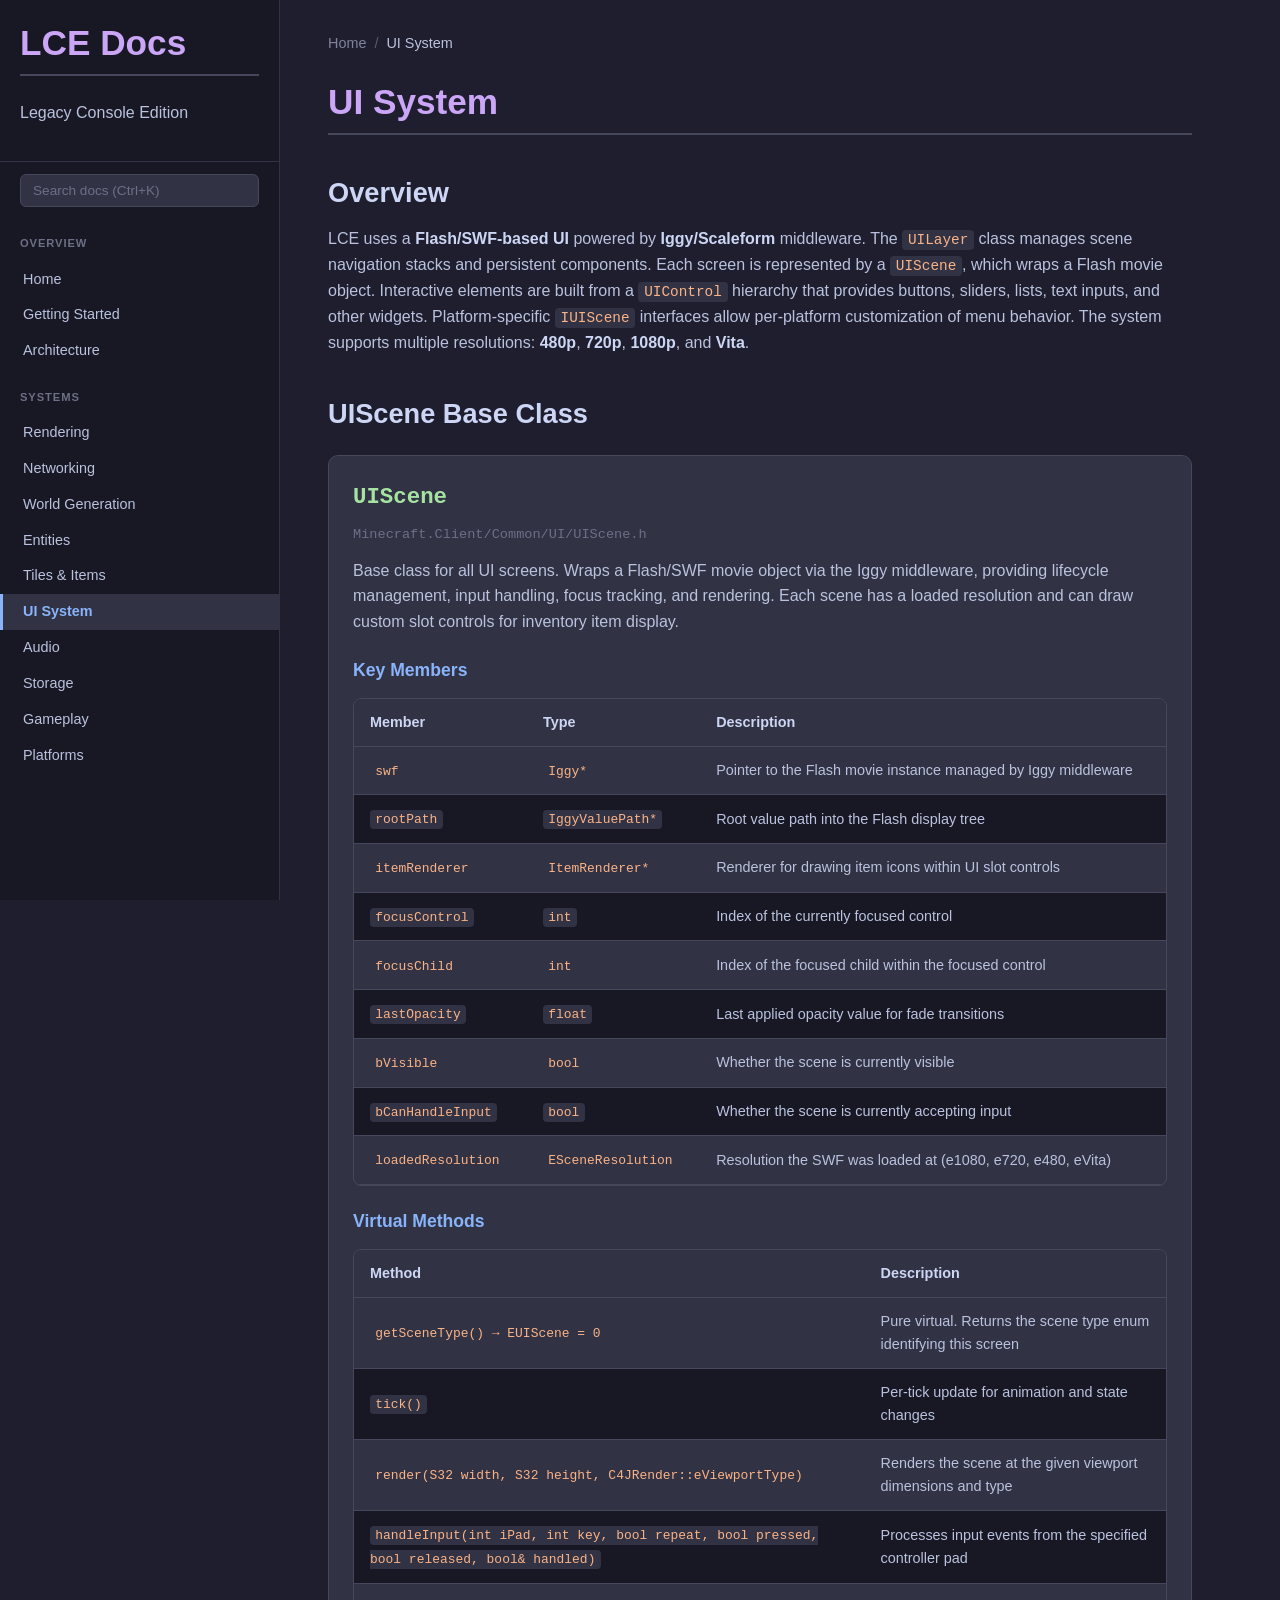
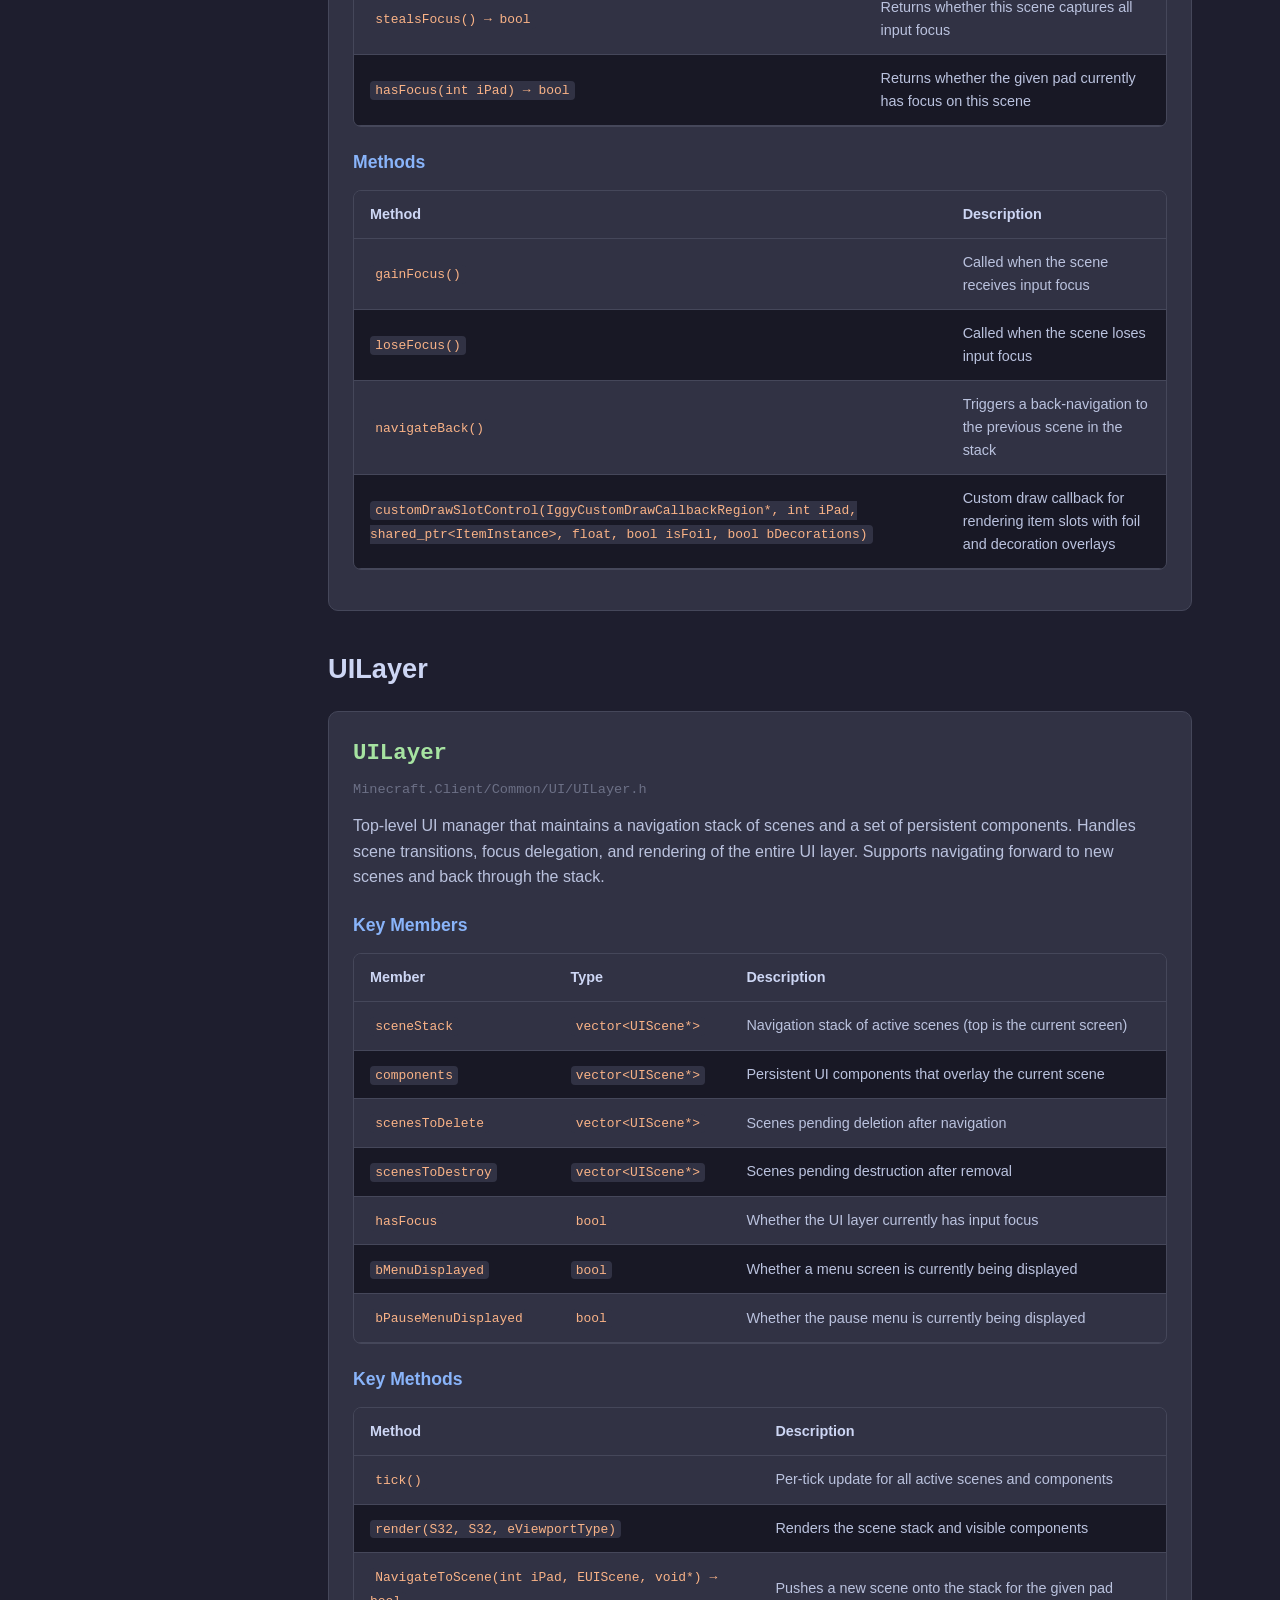
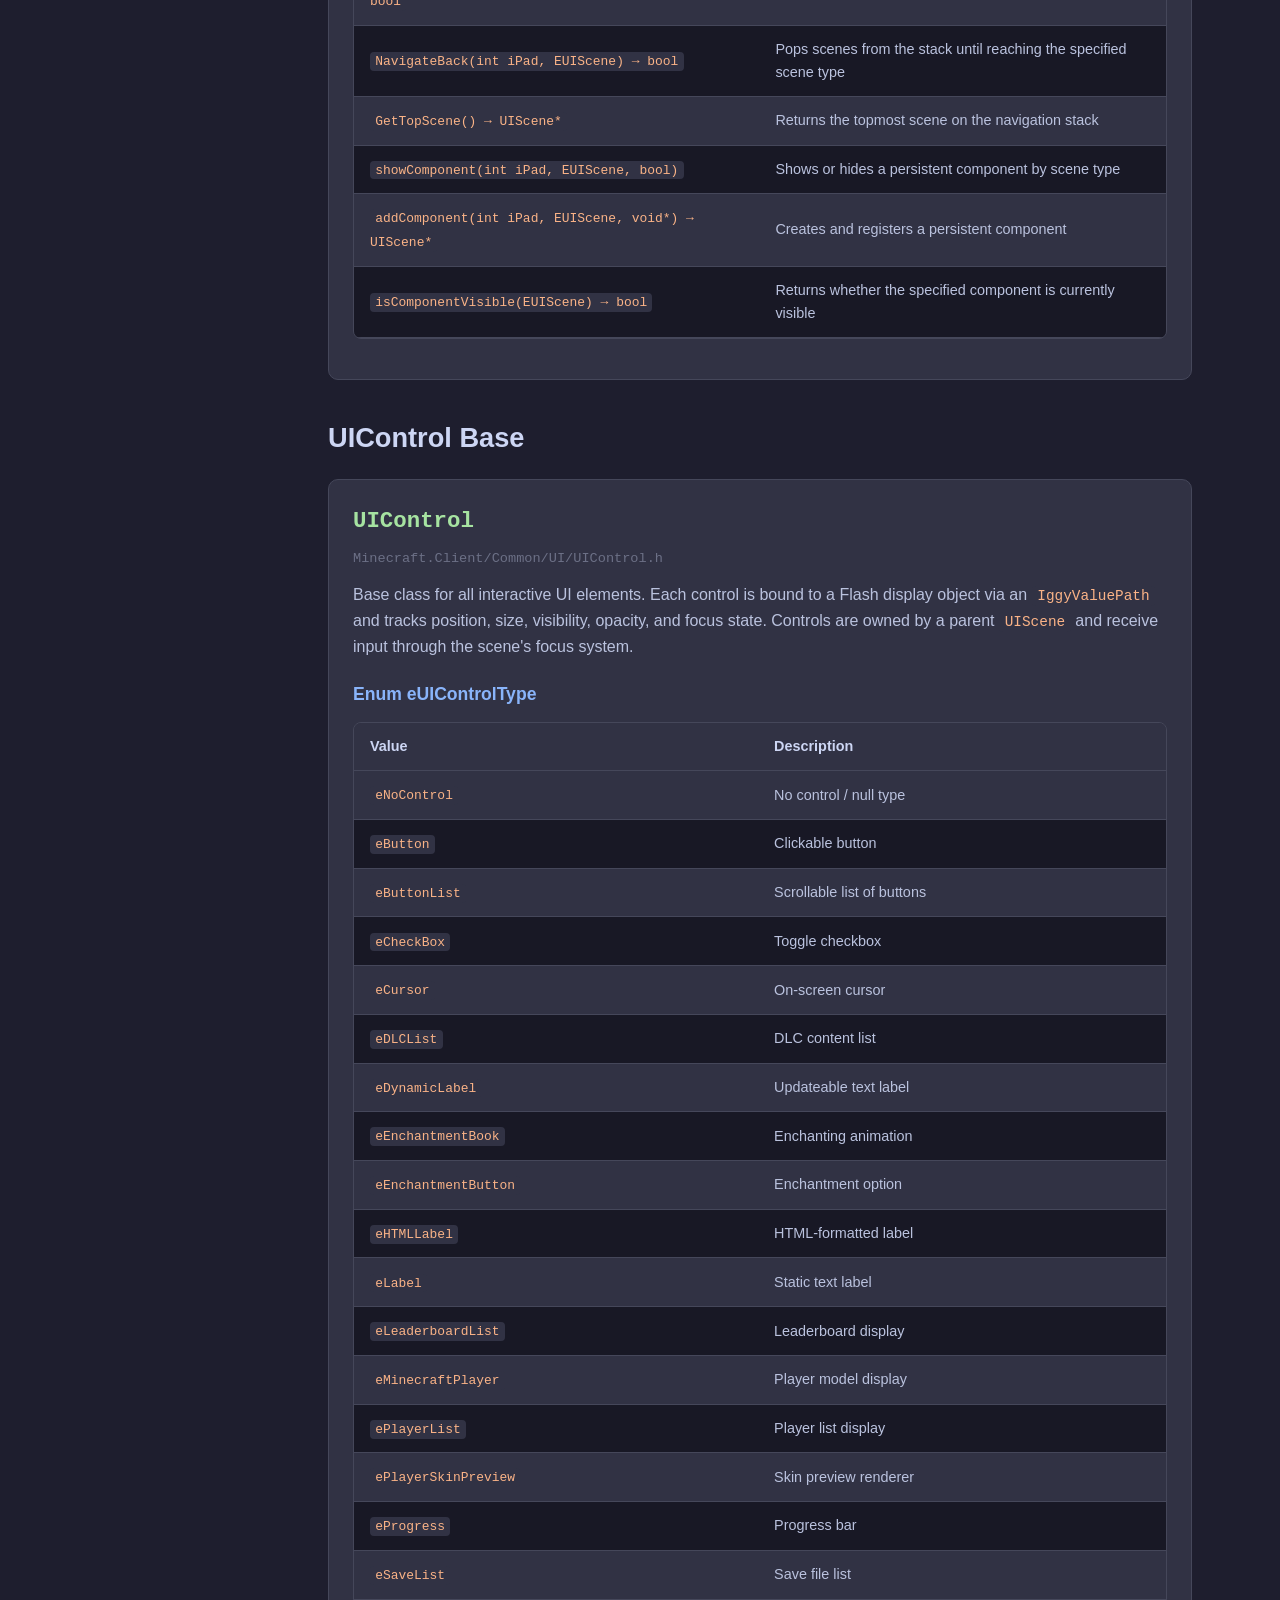
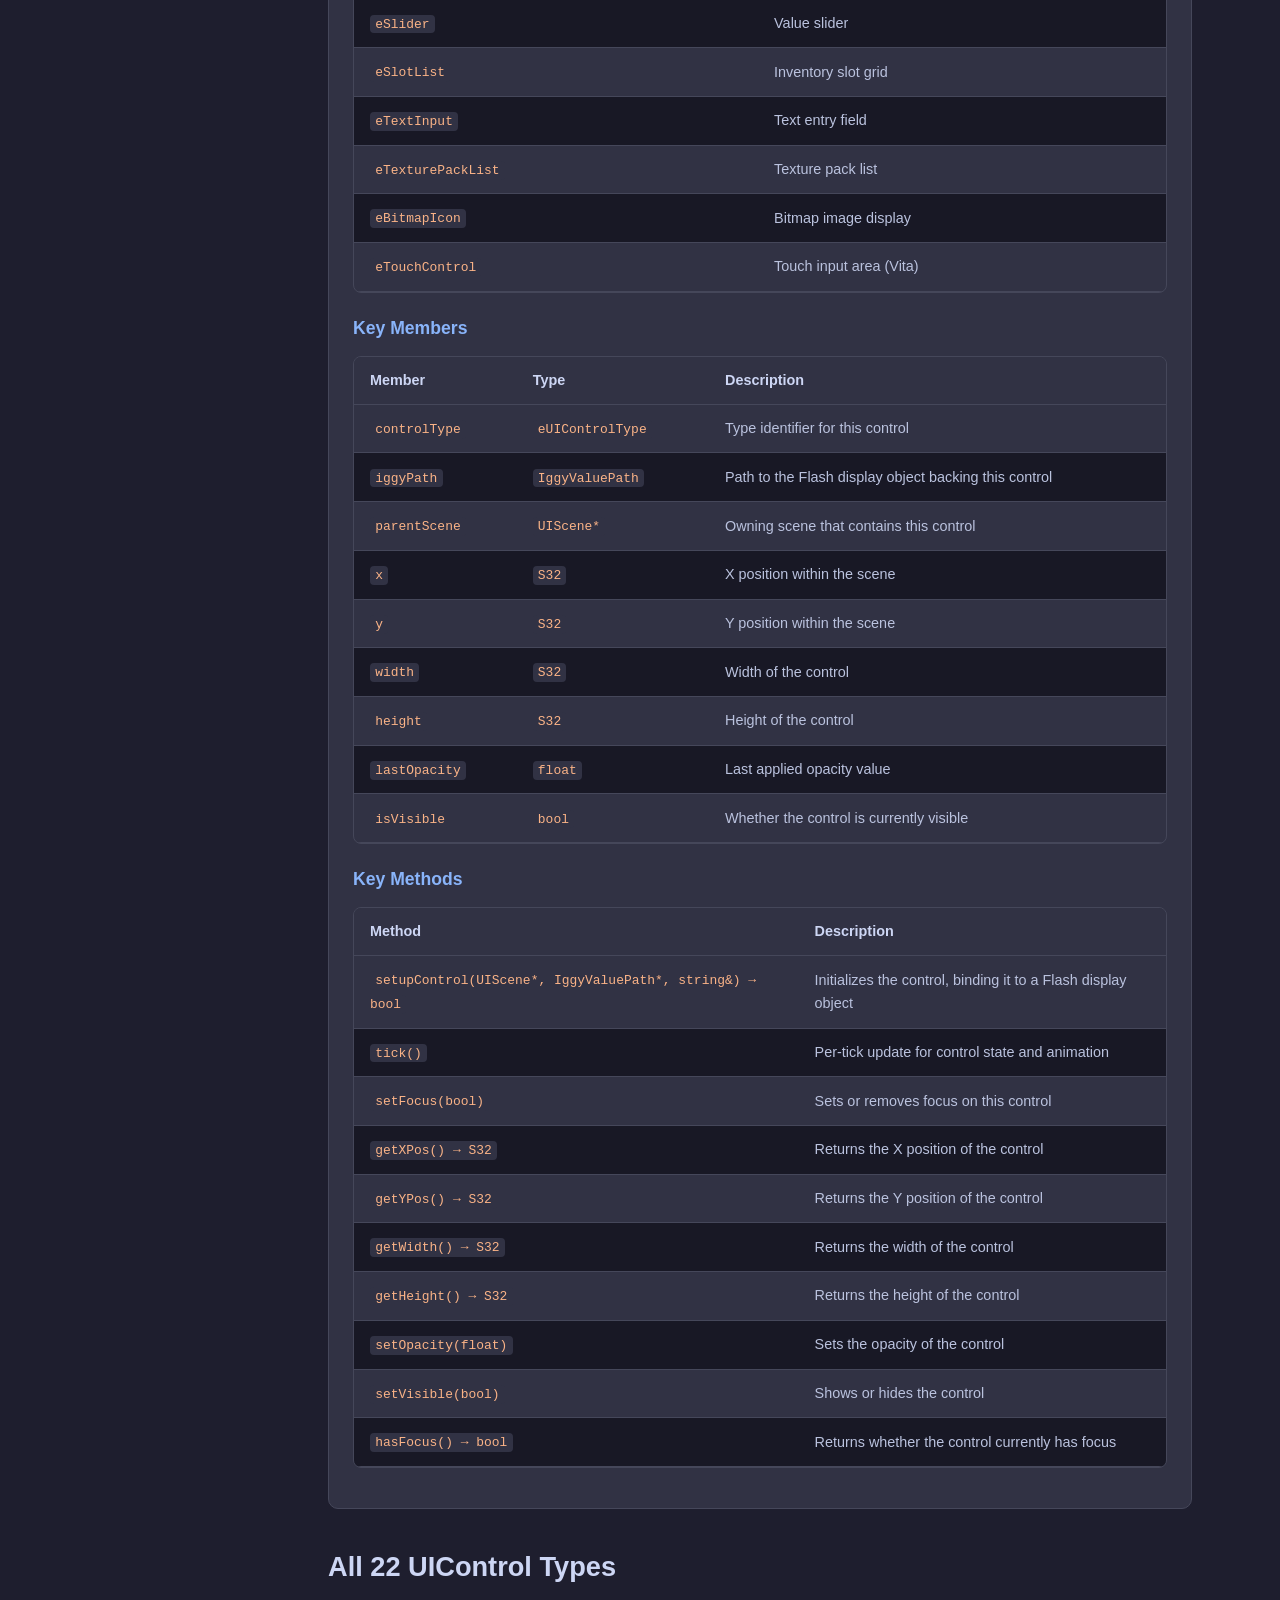
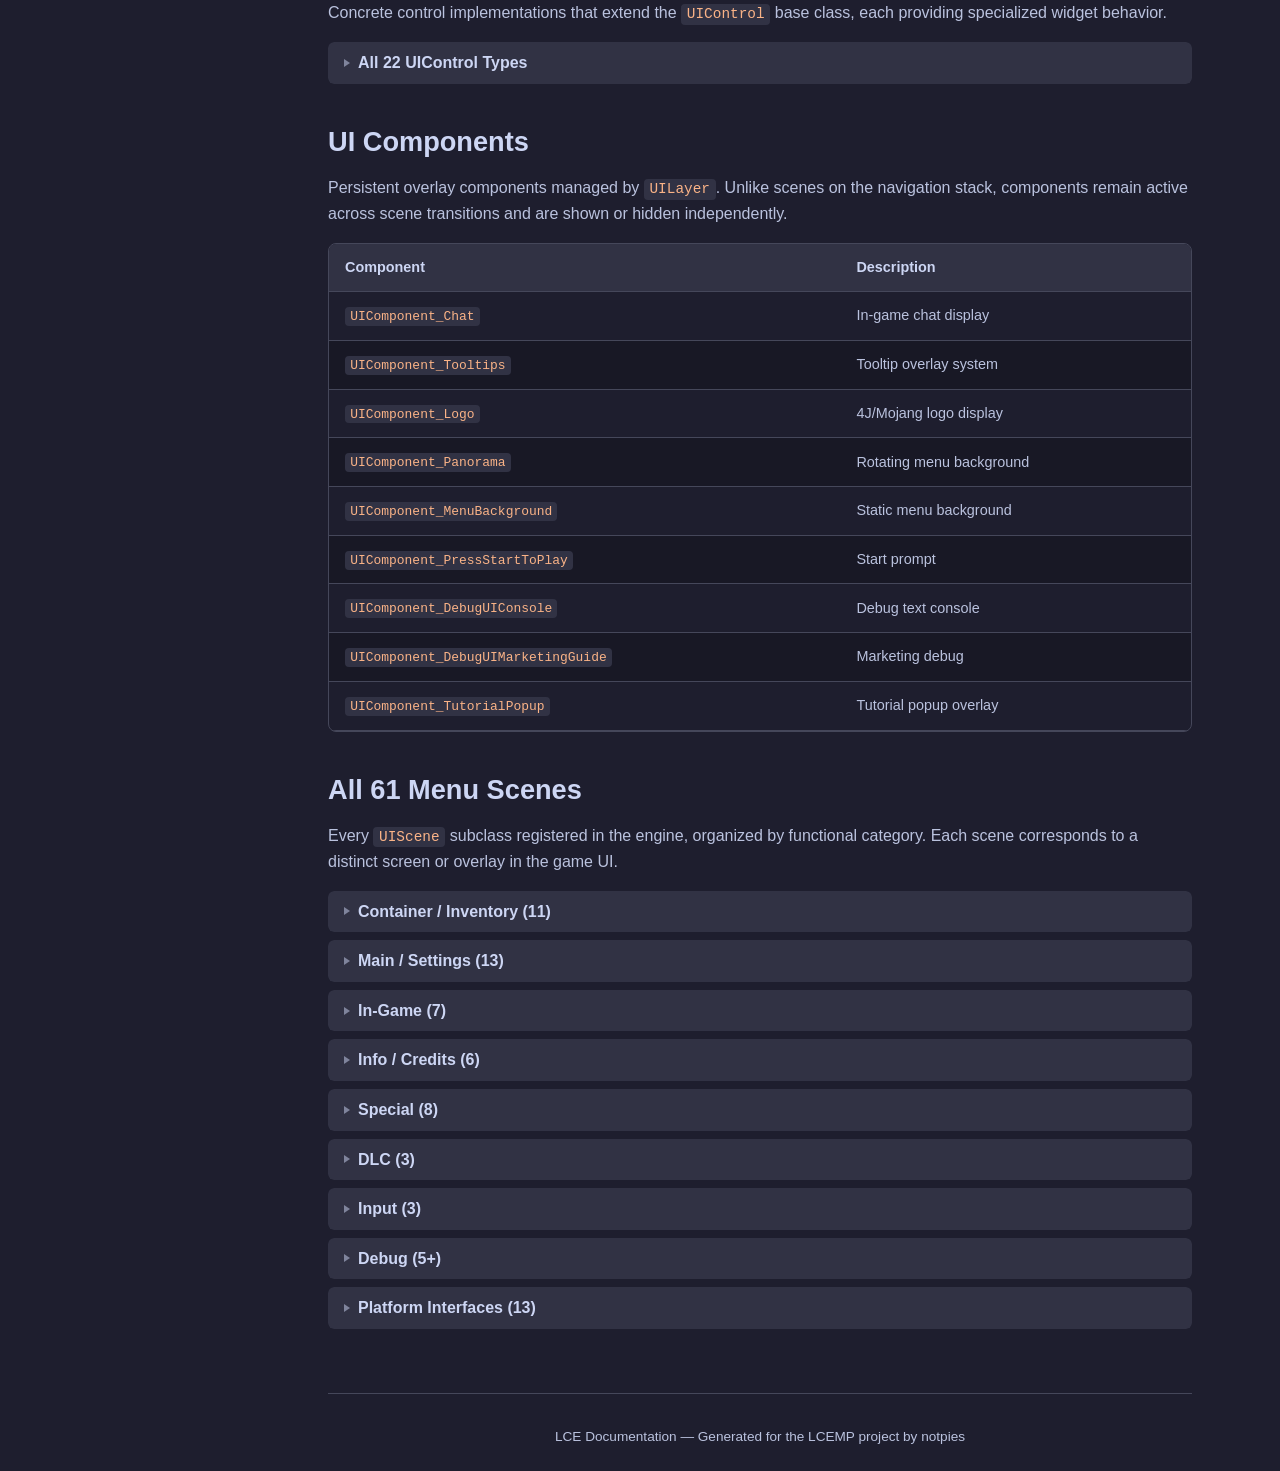
<file: ui-system.html>
<!DOCTYPE html>
<html lang="en">
<head>
  <meta charset="UTF-8">
  <meta name="viewport" content="width=device-width, initial-scale=1.0">
  <title>UI System - LCE Documentation</title>
  <link rel="stylesheet" href="css/style.css">
</head>
<body>
  <button class="hamburger" aria-label="Toggle navigation">
    <span></span><span></span><span></span>
  </button>
  <div class="site-wrapper">
    <aside class="sidebar">
      <div class="sidebar-header">
        <h1 class="sidebar-title">LCE Docs</h1>
        <p class="sidebar-subtitle">Legacy Console Edition</p>
      </div>
      <div class="sidebar-search">
        <input type="text" placeholder="Search docs (Ctrl+K)" id="sidebar-search-input" autocomplete="off">
      </div>
      <nav class="sidebar-nav">
        <div class="nav-section">
          <div class="nav-section-title">Overview</div>
          <a href="index.html" class="nav-link">Home</a>
          <a href="getting-started.html" class="nav-link">Getting Started</a>
          <a href="architecture.html" class="nav-link">Architecture</a>
        </div>
        <div class="nav-section">
          <div class="nav-section-title">Systems</div>
          <a href="rendering.html" class="nav-link">Rendering</a>
          <a href="networking.html" class="nav-link">Networking</a>
          <a href="world-gen.html" class="nav-link">World Generation</a>
          <a href="entities.html" class="nav-link">Entities</a>
          <a href="tiles-items.html" class="nav-link">Tiles &amp; Items</a>
          <a href="ui-system.html" class="nav-link active">UI System</a>
          <a href="audio.html" class="nav-link">Audio</a>
          <a href="storage.html" class="nav-link">Storage</a>
          <a href="gameplay.html" class="nav-link">Gameplay</a>
          <a href="platforms.html" class="nav-link">Platforms</a>
        </div>
      </nav>
    </aside>
    <main class="main-content">

      <!-- Breadcrumb -->
      <div class="breadcrumbs">
        <a href="index.html">Home</a>
        <span class="separator">/</span>
        <span class="current">UI System</span>
      </div>

      <h1>UI System</h1>

      <!-- ================================================================
           Overview
           ================================================================ -->
      <section id="overview">
        <h2>Overview</h2>
        <p>LCE uses a <strong>Flash/SWF-based UI</strong> powered by <strong>Iggy/Scaleform</strong> middleware. The <code>UILayer</code> class manages scene navigation stacks and persistent components. Each screen is represented by a <code>UIScene</code>, which wraps a Flash movie object. Interactive elements are built from a <code>UIControl</code> hierarchy that provides buttons, sliders, lists, text inputs, and other widgets. Platform-specific <code>IUIScene</code> interfaces allow per-platform customization of menu behavior. The system supports multiple resolutions: <strong>480p</strong>, <strong>720p</strong>, <strong>1080p</strong>, and <strong>Vita</strong>.</p>
      </section>

      <!-- ================================================================
           UIScene Base Class
           ================================================================ -->
      <section id="uiscene">
        <h2>UIScene Base Class</h2>

        <div class="class-card">
          <div class="class-header">
            <span class="class-name">UIScene</span>
          </div>
          <div class="class-meta">Minecraft.Client/Common/UI/UIScene.h</div>
          <p class="class-description">Base class for all UI screens. Wraps a Flash/SWF movie object via the Iggy middleware, providing lifecycle management, input handling, focus tracking, and rendering. Each scene has a loaded resolution and can draw custom slot controls for inventory item display.</p>

          <h4>Key Members</h4>
          <div class="table-wrapper">
            <table>
              <thead>
                <tr><th>Member</th><th>Type</th><th>Description</th></tr>
              </thead>
              <tbody>
                <tr><td><code>swf</code></td><td><code>Iggy*</code></td><td>Pointer to the Flash movie instance managed by Iggy middleware</td></tr>
                <tr><td><code>rootPath</code></td><td><code>IggyValuePath*</code></td><td>Root value path into the Flash display tree</td></tr>
                <tr><td><code>itemRenderer</code></td><td><code>ItemRenderer*</code></td><td>Renderer for drawing item icons within UI slot controls</td></tr>
                <tr><td><code>focusControl</code></td><td><code>int</code></td><td>Index of the currently focused control</td></tr>
                <tr><td><code>focusChild</code></td><td><code>int</code></td><td>Index of the focused child within the focused control</td></tr>
                <tr><td><code>lastOpacity</code></td><td><code>float</code></td><td>Last applied opacity value for fade transitions</td></tr>
                <tr><td><code>bVisible</code></td><td><code>bool</code></td><td>Whether the scene is currently visible</td></tr>
                <tr><td><code>bCanHandleInput</code></td><td><code>bool</code></td><td>Whether the scene is currently accepting input</td></tr>
                <tr><td><code>loadedResolution</code></td><td><code>ESceneResolution</code></td><td>Resolution the SWF was loaded at (e1080, e720, e480, eVita)</td></tr>
              </tbody>
            </table>
          </div>

          <h4>Virtual Methods</h4>
          <div class="table-wrapper">
            <table>
              <thead>
                <tr><th>Method</th><th>Description</th></tr>
              </thead>
              <tbody>
                <tr><td><code>getSceneType() &rarr; EUIScene = 0</code></td><td>Pure virtual. Returns the scene type enum identifying this screen</td></tr>
                <tr><td><code>tick()</code></td><td>Per-tick update for animation and state changes</td></tr>
                <tr><td><code>render(S32 width, S32 height, C4JRender::eViewportType)</code></td><td>Renders the scene at the given viewport dimensions and type</td></tr>
                <tr><td><code>handleInput(int iPad, int key, bool repeat, bool pressed, bool released, bool&amp; handled)</code></td><td>Processes input events from the specified controller pad</td></tr>
                <tr><td><code>stealsFocus() &rarr; bool</code></td><td>Returns whether this scene captures all input focus</td></tr>
                <tr><td><code>hasFocus(int iPad) &rarr; bool</code></td><td>Returns whether the given pad currently has focus on this scene</td></tr>
              </tbody>
            </table>
          </div>

          <h4>Methods</h4>
          <div class="table-wrapper">
            <table>
              <thead>
                <tr><th>Method</th><th>Description</th></tr>
              </thead>
              <tbody>
                <tr><td><code>gainFocus()</code></td><td>Called when the scene receives input focus</td></tr>
                <tr><td><code>loseFocus()</code></td><td>Called when the scene loses input focus</td></tr>
                <tr><td><code>navigateBack()</code></td><td>Triggers a back-navigation to the previous scene in the stack</td></tr>
                <tr><td><code>customDrawSlotControl(IggyCustomDrawCallbackRegion*, int iPad, shared_ptr&lt;ItemInstance&gt;, float, bool isFoil, bool bDecorations)</code></td><td>Custom draw callback for rendering item slots with foil and decoration overlays</td></tr>
              </tbody>
            </table>
          </div>
        </div>
      </section>

      <!-- ================================================================
           UILayer
           ================================================================ -->
      <section id="uilayer">
        <h2>UILayer</h2>

        <div class="class-card">
          <div class="class-header">
            <span class="class-name">UILayer</span>
          </div>
          <div class="class-meta">Minecraft.Client/Common/UI/UILayer.h</div>
          <p class="class-description">Top-level UI manager that maintains a navigation stack of scenes and a set of persistent components. Handles scene transitions, focus delegation, and rendering of the entire UI layer. Supports navigating forward to new scenes and back through the stack.</p>

          <h4>Key Members</h4>
          <div class="table-wrapper">
            <table>
              <thead>
                <tr><th>Member</th><th>Type</th><th>Description</th></tr>
              </thead>
              <tbody>
                <tr><td><code>sceneStack</code></td><td><code>vector&lt;UIScene*&gt;</code></td><td>Navigation stack of active scenes (top is the current screen)</td></tr>
                <tr><td><code>components</code></td><td><code>vector&lt;UIScene*&gt;</code></td><td>Persistent UI components that overlay the current scene</td></tr>
                <tr><td><code>scenesToDelete</code></td><td><code>vector&lt;UIScene*&gt;</code></td><td>Scenes pending deletion after navigation</td></tr>
                <tr><td><code>scenesToDestroy</code></td><td><code>vector&lt;UIScene*&gt;</code></td><td>Scenes pending destruction after removal</td></tr>
                <tr><td><code>hasFocus</code></td><td><code>bool</code></td><td>Whether the UI layer currently has input focus</td></tr>
                <tr><td><code>bMenuDisplayed</code></td><td><code>bool</code></td><td>Whether a menu screen is currently being displayed</td></tr>
                <tr><td><code>bPauseMenuDisplayed</code></td><td><code>bool</code></td><td>Whether the pause menu is currently being displayed</td></tr>
              </tbody>
            </table>
          </div>

          <h4>Key Methods</h4>
          <div class="table-wrapper">
            <table>
              <thead>
                <tr><th>Method</th><th>Description</th></tr>
              </thead>
              <tbody>
                <tr><td><code>tick()</code></td><td>Per-tick update for all active scenes and components</td></tr>
                <tr><td><code>render(S32, S32, eViewportType)</code></td><td>Renders the scene stack and visible components</td></tr>
                <tr><td><code>NavigateToScene(int iPad, EUIScene, void*) &rarr; bool</code></td><td>Pushes a new scene onto the stack for the given pad</td></tr>
                <tr><td><code>NavigateBack(int iPad, EUIScene) &rarr; bool</code></td><td>Pops scenes from the stack until reaching the specified scene type</td></tr>
                <tr><td><code>GetTopScene() &rarr; UIScene*</code></td><td>Returns the topmost scene on the navigation stack</td></tr>
                <tr><td><code>showComponent(int iPad, EUIScene, bool)</code></td><td>Shows or hides a persistent component by scene type</td></tr>
                <tr><td><code>addComponent(int iPad, EUIScene, void*) &rarr; UIScene*</code></td><td>Creates and registers a persistent component</td></tr>
                <tr><td><code>isComponentVisible(EUIScene) &rarr; bool</code></td><td>Returns whether the specified component is currently visible</td></tr>
              </tbody>
            </table>
          </div>
        </div>
      </section>

      <!-- ================================================================
           UIControl Base
           ================================================================ -->
      <section id="uicontrol">
        <h2>UIControl Base</h2>

        <div class="class-card">
          <div class="class-header">
            <span class="class-name">UIControl</span>
          </div>
          <div class="class-meta">Minecraft.Client/Common/UI/UIControl.h</div>
          <p class="class-description">Base class for all interactive UI elements. Each control is bound to a Flash display object via an <code>IggyValuePath</code> and tracks position, size, visibility, opacity, and focus state. Controls are owned by a parent <code>UIScene</code> and receive input through the scene's focus system.</p>

          <h4>Enum eUIControlType</h4>
          <div class="table-wrapper">
            <table>
              <thead>
                <tr><th>Value</th><th>Description</th></tr>
              </thead>
              <tbody>
                <tr><td><code>eNoControl</code></td><td>No control / null type</td></tr>
                <tr><td><code>eButton</code></td><td>Clickable button</td></tr>
                <tr><td><code>eButtonList</code></td><td>Scrollable list of buttons</td></tr>
                <tr><td><code>eCheckBox</code></td><td>Toggle checkbox</td></tr>
                <tr><td><code>eCursor</code></td><td>On-screen cursor</td></tr>
                <tr><td><code>eDLCList</code></td><td>DLC content list</td></tr>
                <tr><td><code>eDynamicLabel</code></td><td>Updateable text label</td></tr>
                <tr><td><code>eEnchantmentBook</code></td><td>Enchanting animation</td></tr>
                <tr><td><code>eEnchantmentButton</code></td><td>Enchantment option</td></tr>
                <tr><td><code>eHTMLLabel</code></td><td>HTML-formatted label</td></tr>
                <tr><td><code>eLabel</code></td><td>Static text label</td></tr>
                <tr><td><code>eLeaderboardList</code></td><td>Leaderboard display</td></tr>
                <tr><td><code>eMinecraftPlayer</code></td><td>Player model display</td></tr>
                <tr><td><code>ePlayerList</code></td><td>Player list display</td></tr>
                <tr><td><code>ePlayerSkinPreview</code></td><td>Skin preview renderer</td></tr>
                <tr><td><code>eProgress</code></td><td>Progress bar</td></tr>
                <tr><td><code>eSaveList</code></td><td>Save file list</td></tr>
                <tr><td><code>eSlider</code></td><td>Value slider</td></tr>
                <tr><td><code>eSlotList</code></td><td>Inventory slot grid</td></tr>
                <tr><td><code>eTextInput</code></td><td>Text entry field</td></tr>
                <tr><td><code>eTexturePackList</code></td><td>Texture pack list</td></tr>
                <tr><td><code>eBitmapIcon</code></td><td>Bitmap image display</td></tr>
                <tr><td><code>eTouchControl</code></td><td>Touch input area (Vita)</td></tr>
              </tbody>
            </table>
          </div>

          <h4>Key Members</h4>
          <div class="table-wrapper">
            <table>
              <thead>
                <tr><th>Member</th><th>Type</th><th>Description</th></tr>
              </thead>
              <tbody>
                <tr><td><code>controlType</code></td><td><code>eUIControlType</code></td><td>Type identifier for this control</td></tr>
                <tr><td><code>iggyPath</code></td><td><code>IggyValuePath</code></td><td>Path to the Flash display object backing this control</td></tr>
                <tr><td><code>parentScene</code></td><td><code>UIScene*</code></td><td>Owning scene that contains this control</td></tr>
                <tr><td><code>x</code></td><td><code>S32</code></td><td>X position within the scene</td></tr>
                <tr><td><code>y</code></td><td><code>S32</code></td><td>Y position within the scene</td></tr>
                <tr><td><code>width</code></td><td><code>S32</code></td><td>Width of the control</td></tr>
                <tr><td><code>height</code></td><td><code>S32</code></td><td>Height of the control</td></tr>
                <tr><td><code>lastOpacity</code></td><td><code>float</code></td><td>Last applied opacity value</td></tr>
                <tr><td><code>isVisible</code></td><td><code>bool</code></td><td>Whether the control is currently visible</td></tr>
              </tbody>
            </table>
          </div>

          <h4>Key Methods</h4>
          <div class="table-wrapper">
            <table>
              <thead>
                <tr><th>Method</th><th>Description</th></tr>
              </thead>
              <tbody>
                <tr><td><code>setupControl(UIScene*, IggyValuePath*, string&amp;) &rarr; bool</code></td><td>Initializes the control, binding it to a Flash display object</td></tr>
                <tr><td><code>tick()</code></td><td>Per-tick update for control state and animation</td></tr>
                <tr><td><code>setFocus(bool)</code></td><td>Sets or removes focus on this control</td></tr>
                <tr><td><code>getXPos() &rarr; S32</code></td><td>Returns the X position of the control</td></tr>
                <tr><td><code>getYPos() &rarr; S32</code></td><td>Returns the Y position of the control</td></tr>
                <tr><td><code>getWidth() &rarr; S32</code></td><td>Returns the width of the control</td></tr>
                <tr><td><code>getHeight() &rarr; S32</code></td><td>Returns the height of the control</td></tr>
                <tr><td><code>setOpacity(float)</code></td><td>Sets the opacity of the control</td></tr>
                <tr><td><code>setVisible(bool)</code></td><td>Shows or hides the control</td></tr>
                <tr><td><code>hasFocus() &rarr; bool</code></td><td>Returns whether the control currently has focus</td></tr>
              </tbody>
            </table>
          </div>
        </div>
      </section>

      <!-- ================================================================
           All 22 UIControl Types
           ================================================================ -->
      <section id="control-types">
        <h2>All 22 UIControl Types</h2>
        <p>Concrete control implementations that extend the <code>UIControl</code> base class, each providing specialized widget behavior.</p>

        <details>
          <summary>All 22 UIControl Types</summary>
          <div class="details-content">
            <div class="table-wrapper">
              <table>
                <thead>
                  <tr><th>Control</th><th>Type Enum</th><th>Description</th></tr>
                </thead>
                <tbody>
                  <tr><td><code>UIControl_Button</code></td><td><code>eButton</code></td><td>Clickable button</td></tr>
                  <tr><td><code>UIControl_ButtonList</code></td><td><code>eButtonList</code></td><td>Scrollable list of buttons</td></tr>
                  <tr><td><code>UIControl_CheckBox</code></td><td><code>eCheckBox</code></td><td>Toggle checkbox</td></tr>
                  <tr><td><code>UIControl_Cursor</code></td><td><code>eCursor</code></td><td>On-screen cursor</td></tr>
                  <tr><td><code>UIControl_Slider</code></td><td><code>eSlider</code></td><td>Value slider</td></tr>
                  <tr><td><code>UIControl_TextInput</code></td><td><code>eTextInput</code></td><td>Text entry field</td></tr>
                  <tr><td><code>UIControl_DynamicLabel</code></td><td><code>eDynamicLabel</code></td><td>Updateable text label</td></tr>
                  <tr><td><code>UIControl_Label</code></td><td><code>eLabel</code></td><td>Static text label</td></tr>
                  <tr><td><code>UIControl_HTMLLabel</code></td><td><code>eHTMLLabel</code></td><td>HTML-formatted label</td></tr>
                  <tr><td><code>UIControl_Progress</code></td><td><code>eProgress</code></td><td>Progress bar</td></tr>
                  <tr><td><code>UIControl_Touch</code></td><td><code>eTouchControl</code></td><td>Touch input area (Vita)</td></tr>
                  <tr><td><code>UIControl_BitmapIcon</code></td><td><code>eBitmapIcon</code></td><td>Bitmap image display</td></tr>
                  <tr><td><code>UIControl_EnchantmentBook</code></td><td><code>eEnchantmentBook</code></td><td>Enchanting animation</td></tr>
                  <tr><td><code>UIControl_EnchantmentButton</code></td><td><code>eEnchantmentButton</code></td><td>Enchantment option</td></tr>
                  <tr><td><code>UIControl_MinecraftPlayer</code></td><td><code>eMinecraftPlayer</code></td><td>Player model display</td></tr>
                  <tr><td><code>UIControl_PlayerSkinPreview</code></td><td><code>ePlayerSkinPreview</code></td><td>Skin preview renderer</td></tr>
                  <tr><td><code>UIControl_SpaceIndicatorBar</code></td><td><code>eSpaceIndicator</code></td><td>Storage space indicator</td></tr>
                  <tr><td><code>UIControl_LeaderboardList</code></td><td><code>eLeaderboardList</code></td><td>Leaderboard display</td></tr>
                  <tr><td><code>UIControl_PlayerList</code></td><td><code>ePlayerList</code></td><td>Player list display</td></tr>
                  <tr><td><code>UIControl_SaveList</code></td><td><code>eSaveList</code></td><td>Save file list</td></tr>
                  <tr><td><code>UIControl_DLCList</code></td><td><code>eDLCList</code></td><td>DLC content list</td></tr>
                  <tr><td><code>UIControl_TexturePackList</code></td><td><code>eTexturePackList</code></td><td>Texture pack list</td></tr>
                  <tr><td><code>UIControl_SlotList</code></td><td><code>eSlotList</code></td><td>Inventory slot grid</td></tr>
                </tbody>
              </table>
            </div>
          </div>
        </details>
      </section>

      <!-- ================================================================
           UI Components
           ================================================================ -->
      <section id="components">
        <h2>UI Components</h2>
        <p>Persistent overlay components managed by <code>UILayer</code>. Unlike scenes on the navigation stack, components remain active across scene transitions and are shown or hidden independently.</p>

        <div class="table-wrapper">
          <table>
            <thead>
              <tr><th>Component</th><th>Description</th></tr>
            </thead>
            <tbody>
              <tr><td><code>UIComponent_Chat</code></td><td>In-game chat display</td></tr>
              <tr><td><code>UIComponent_Tooltips</code></td><td>Tooltip overlay system</td></tr>
              <tr><td><code>UIComponent_Logo</code></td><td>4J/Mojang logo display</td></tr>
              <tr><td><code>UIComponent_Panorama</code></td><td>Rotating menu background</td></tr>
              <tr><td><code>UIComponent_MenuBackground</code></td><td>Static menu background</td></tr>
              <tr><td><code>UIComponent_PressStartToPlay</code></td><td>Start prompt</td></tr>
              <tr><td><code>UIComponent_DebugUIConsole</code></td><td>Debug text console</td></tr>
              <tr><td><code>UIComponent_DebugUIMarketingGuide</code></td><td>Marketing debug</td></tr>
              <tr><td><code>UIComponent_TutorialPopup</code></td><td>Tutorial popup overlay</td></tr>
            </tbody>
          </table>
        </div>
      </section>

      <!-- ================================================================
           All 61 Menu Scenes
           ================================================================ -->
      <section id="menu-scenes">
        <h2>All 61 Menu Scenes</h2>
        <p>Every <code>UIScene</code> subclass registered in the engine, organized by functional category. Each scene corresponds to a distinct screen or overlay in the game UI.</p>

        <details>
          <summary>Container / Inventory (11)</summary>
          <div class="details-content">
            <div class="table-wrapper">
              <table>
                <thead>
                  <tr><th>Scene</th><th>Category</th></tr>
                </thead>
                <tbody>
                  <tr><td><code>UIScene_AbstractContainerMenu</code></td><td><span class="badge badge-category">Container</span></td></tr>
                  <tr><td><code>UIScene_ContainerMenu</code></td><td><span class="badge badge-category">Container</span></td></tr>
                  <tr><td><code>UIScene_InventoryMenu</code></td><td><span class="badge badge-category">Container</span></td></tr>
                  <tr><td><code>UIScene_CraftingMenu</code></td><td><span class="badge badge-category">Container</span></td></tr>
                  <tr><td><code>UIScene_FurnaceMenu</code></td><td><span class="badge badge-category">Container</span></td></tr>
                  <tr><td><code>UIScene_DispenserMenu</code></td><td><span class="badge badge-category">Container</span></td></tr>
                  <tr><td><code>UIScene_EnchantingMenu</code></td><td><span class="badge badge-category">Container</span></td></tr>
                  <tr><td><code>UIScene_BrewingStandMenu</code></td><td><span class="badge badge-category">Container</span></td></tr>
                  <tr><td><code>UIScene_AnvilMenu</code></td><td><span class="badge badge-category">Container</span></td></tr>
                  <tr><td><code>UIScene_CreativeMenu</code></td><td><span class="badge badge-category">Container</span></td></tr>
                  <tr><td><code>UIScene_TradingMenu</code></td><td><span class="badge badge-category">Container</span></td></tr>
                </tbody>
              </table>
            </div>
          </div>
        </details>

        <details>
          <summary>Main / Settings (13)</summary>
          <div class="details-content">
            <div class="table-wrapper">
              <table>
                <thead>
                  <tr><th>Scene</th><th>Category</th></tr>
                </thead>
                <tbody>
                  <tr><td><code>UIScene_MainMenu</code></td><td><span class="badge badge-type">Menu</span></td></tr>
                  <tr><td><code>UIScene_SettingsMenu</code></td><td><span class="badge badge-type">Settings</span></td></tr>
                  <tr><td><code>UIScene_SettingsOptionsMenu</code></td><td><span class="badge badge-type">Settings</span></td></tr>
                  <tr><td><code>UIScene_SettingsAudioMenu</code></td><td><span class="badge badge-type">Settings</span></td></tr>
                  <tr><td><code>UIScene_SettingsControlMenu</code></td><td><span class="badge badge-type">Settings</span></td></tr>
                  <tr><td><code>UIScene_SettingsGraphicsMenu</code></td><td><span class="badge badge-type">Settings</span></td></tr>
                  <tr><td><code>UIScene_SettingsUIMenu</code></td><td><span class="badge badge-type">Settings</span></td></tr>
                  <tr><td><code>UIScene_HelpAndOptionsMenu</code></td><td><span class="badge badge-type">Menu</span></td></tr>
                  <tr><td><code>UIScene_ControlsMenu</code></td><td><span class="badge badge-type">Settings</span></td></tr>
                  <tr><td><code>UIScene_CreateWorldMenu</code></td><td><span class="badge badge-type">Menu</span></td></tr>
                  <tr><td><code>UIScene_LoadOrJoinMenu</code></td><td><span class="badge badge-type">Menu</span></td></tr>
                  <tr><td><code>UIScene_JoinMenu</code></td><td><span class="badge badge-type">Menu</span></td></tr>
                  <tr><td><code>UIScene_LoadMenu</code></td><td><span class="badge badge-type">Menu</span></td></tr>
                </tbody>
              </table>
            </div>
          </div>
        </details>

        <details>
          <summary>In-Game (7)</summary>
          <div class="details-content">
            <div class="table-wrapper">
              <table>
                <thead>
                  <tr><th>Scene</th><th>Category</th></tr>
                </thead>
                <tbody>
                  <tr><td><code>UIScene_PauseMenu</code></td><td><span class="badge badge-platform">In-Game</span></td></tr>
                  <tr><td><code>UIScene_DeathMenu</code></td><td><span class="badge badge-platform">In-Game</span></td></tr>
                  <tr><td><code>UIScene_InGameHostOptionsMenu</code></td><td><span class="badge badge-platform">In-Game</span></td></tr>
                  <tr><td><code>UIScene_InGamePlayerOptionsMenu</code></td><td><span class="badge badge-platform">In-Game</span></td></tr>
                  <tr><td><code>UIScene_InGameInfoMenu</code></td><td><span class="badge badge-platform">In-Game</span></td></tr>
                  <tr><td><code>UIScene_InGameSaveManagementMenu</code></td><td><span class="badge badge-platform">In-Game</span></td></tr>
                  <tr><td><code>UIScene_HUD</code></td><td><span class="badge badge-platform">In-Game</span></td></tr>
                </tbody>
              </table>
            </div>
          </div>
        </details>

        <details>
          <summary>Info / Credits (6)</summary>
          <div class="details-content">
            <div class="table-wrapper">
              <table>
                <thead>
                  <tr><th>Scene</th><th>Category</th></tr>
                </thead>
                <tbody>
                  <tr><td><code>UIScene_HowToPlay</code></td><td><span class="badge badge-version">Info</span></td></tr>
                  <tr><td><code>UIScene_HowToPlayMenu</code></td><td><span class="badge badge-version">Info</span></td></tr>
                  <tr><td><code>UIScene_Credits</code></td><td><span class="badge badge-version">Info</span></td></tr>
                  <tr><td><code>UIScene_EndPoem</code></td><td><span class="badge badge-version">Info</span></td></tr>
                  <tr><td><code>UIScene_Intro</code></td><td><span class="badge badge-version">Info</span></td></tr>
                  <tr><td><code>UIScene_SaveMessage</code></td><td><span class="badge badge-version">Info</span></td></tr>
                </tbody>
              </table>
            </div>
          </div>
        </details>

        <details>
          <summary>Special (8)</summary>
          <div class="details-content">
            <div class="table-wrapper">
              <table>
                <thead>
                  <tr><th>Scene</th><th>Category</th></tr>
                </thead>
                <tbody>
                  <tr><td><code>UIScene_FullscreenProgress</code></td><td><span class="badge badge-packet">Special</span></td></tr>
                  <tr><td><code>UIScene_ConnectingProgress</code></td><td><span class="badge badge-packet">Special</span></td></tr>
                  <tr><td><code>UIScene_MessageBox</code></td><td><span class="badge badge-packet">Special</span></td></tr>
                  <tr><td><code>UIScene_Timer</code></td><td><span class="badge badge-packet">Special</span></td></tr>
                  <tr><td><code>UIScene_EULA</code></td><td><span class="badge badge-packet">Special</span></td></tr>
                  <tr><td><code>UIScene_StartGame</code></td><td><span class="badge badge-packet">Special</span></td></tr>
                  <tr><td><code>UIScene_ReinstallMenu</code></td><td><span class="badge badge-packet">Special</span></td></tr>
                  <tr><td><code>UIScene_TrialExitUpsell</code></td><td><span class="badge badge-packet">Special</span></td></tr>
                </tbody>
              </table>
            </div>
          </div>
        </details>

        <details>
          <summary>DLC (3)</summary>
          <div class="details-content">
            <div class="table-wrapper">
              <table>
                <thead>
                  <tr><th>Scene</th><th>Category</th></tr>
                </thead>
                <tbody>
                  <tr><td><code>UIScene_DLCMainMenu</code></td><td><span class="badge badge-deprecated">DLC</span></td></tr>
                  <tr><td><code>UIScene_DLCOffersMenu</code></td><td><span class="badge badge-deprecated">DLC</span></td></tr>
                  <tr><td><code>UIScene_SkinSelectMenu</code></td><td><span class="badge badge-deprecated">DLC</span></td></tr>
                </tbody>
              </table>
            </div>
          </div>
        </details>

        <details>
          <summary>Input (3)</summary>
          <div class="details-content">
            <div class="table-wrapper">
              <table>
                <thead>
                  <tr><th>Scene</th><th>Category</th></tr>
                </thead>
                <tbody>
                  <tr><td><code>UIScene_Keyboard</code></td><td><span class="badge badge-type">Input</span></td></tr>
                  <tr><td><code>UIScene_SignEntryMenu</code></td><td><span class="badge badge-type">Input</span></td></tr>
                  <tr><td><code>UIScene_TeleportMenu</code></td><td><span class="badge badge-type">Input</span></td></tr>
                </tbody>
              </table>
            </div>
          </div>
        </details>

        <details>
          <summary>Debug (5+)</summary>
          <div class="details-content">
            <div class="table-wrapper">
              <table>
                <thead>
                  <tr><th>Scene</th><th>Category</th></tr>
                </thead>
                <tbody>
                  <tr><td><code>UIScene_LeaderboardsMenu</code></td><td><span class="badge badge-category">Debug</span></td></tr>
                  <tr><td><code>UIScene_LaunchMoreOptionsMenu</code></td><td><span class="badge badge-category">Debug</span></td></tr>
                  <tr><td><code>UIScene_QuadrantSignin</code></td><td><span class="badge badge-category">Debug</span></td></tr>
                  <tr><td><code>UIScene_DebugOptions</code></td><td><span class="badge badge-category">Debug</span></td></tr>
                  <tr><td><code>UIScene_DebugOverlay</code></td><td><span class="badge badge-category">Debug</span></td></tr>
                  <tr><td><code>UIScene_DebugCreateSchematic</code></td><td><span class="badge badge-category">Debug</span></td></tr>
                  <tr><td><code>UIScene_DebugSetCamera</code></td><td><span class="badge badge-category">Debug</span></td></tr>
                </tbody>
              </table>
            </div>
          </div>
        </details>

        <details>
          <summary>Platform Interfaces (13)</summary>
          <div class="details-content">
            <div class="table-wrapper">
              <table>
                <thead>
                  <tr><th>Interface</th><th>Category</th></tr>
                </thead>
                <tbody>
                  <tr><td><code>IUIScene_PauseMenu</code></td><td><span class="badge badge-platform">Platform</span></td></tr>
                  <tr><td><code>IUIScene_InventoryMenu</code></td><td><span class="badge badge-platform">Platform</span></td></tr>
                  <tr><td><code>IUIScene_CraftingMenu</code></td><td><span class="badge badge-platform">Platform</span></td></tr>
                  <tr><td><code>IUIScene_FurnaceMenu</code></td><td><span class="badge badge-platform">Platform</span></td></tr>
                  <tr><td><code>IUIScene_ContainerMenu</code></td><td><span class="badge badge-platform">Platform</span></td></tr>
                  <tr><td><code>IUIScene_DispenserMenu</code></td><td><span class="badge badge-platform">Platform</span></td></tr>
                  <tr><td><code>IUIScene_EnchantingMenu</code></td><td><span class="badge badge-platform">Platform</span></td></tr>
                  <tr><td><code>IUIScene_BrewingMenu</code></td><td><span class="badge badge-platform">Platform</span></td></tr>
                  <tr><td><code>IUIScene_CreativeMenu</code></td><td><span class="badge badge-platform">Platform</span></td></tr>
                  <tr><td><code>IUIScene_AnvilMenu</code></td><td><span class="badge badge-platform">Platform</span></td></tr>
                  <tr><td><code>IUIScene_TradingMenu</code></td><td><span class="badge badge-platform">Platform</span></td></tr>
                  <tr><td><code>IUIScene_AbstractContainerMenu</code></td><td><span class="badge badge-platform">Platform</span></td></tr>
                  <tr><td><code>IUIScene_StartGame</code></td><td><span class="badge badge-platform">Platform</span></td></tr>
                </tbody>
              </table>
            </div>
          </div>
        </details>
      </section>

      <footer class="site-footer">
        <p>LCE Documentation &mdash; Generated for the LCEMP project by notpies</p>
      </footer>
    </main>
  </div>
  <div class="search-overlay" id="search-overlay">
    <div class="search-modal">
      <input type="text" class="search-input-large" id="search-input" placeholder="Search documentation..." autocomplete="off">
      <div class="search-results" id="search-results"></div>
    </div>
  </div>
  <script src="js/nav.js"></script>
  <script src="js/search.js"></script>
</body>
</html>
</file>
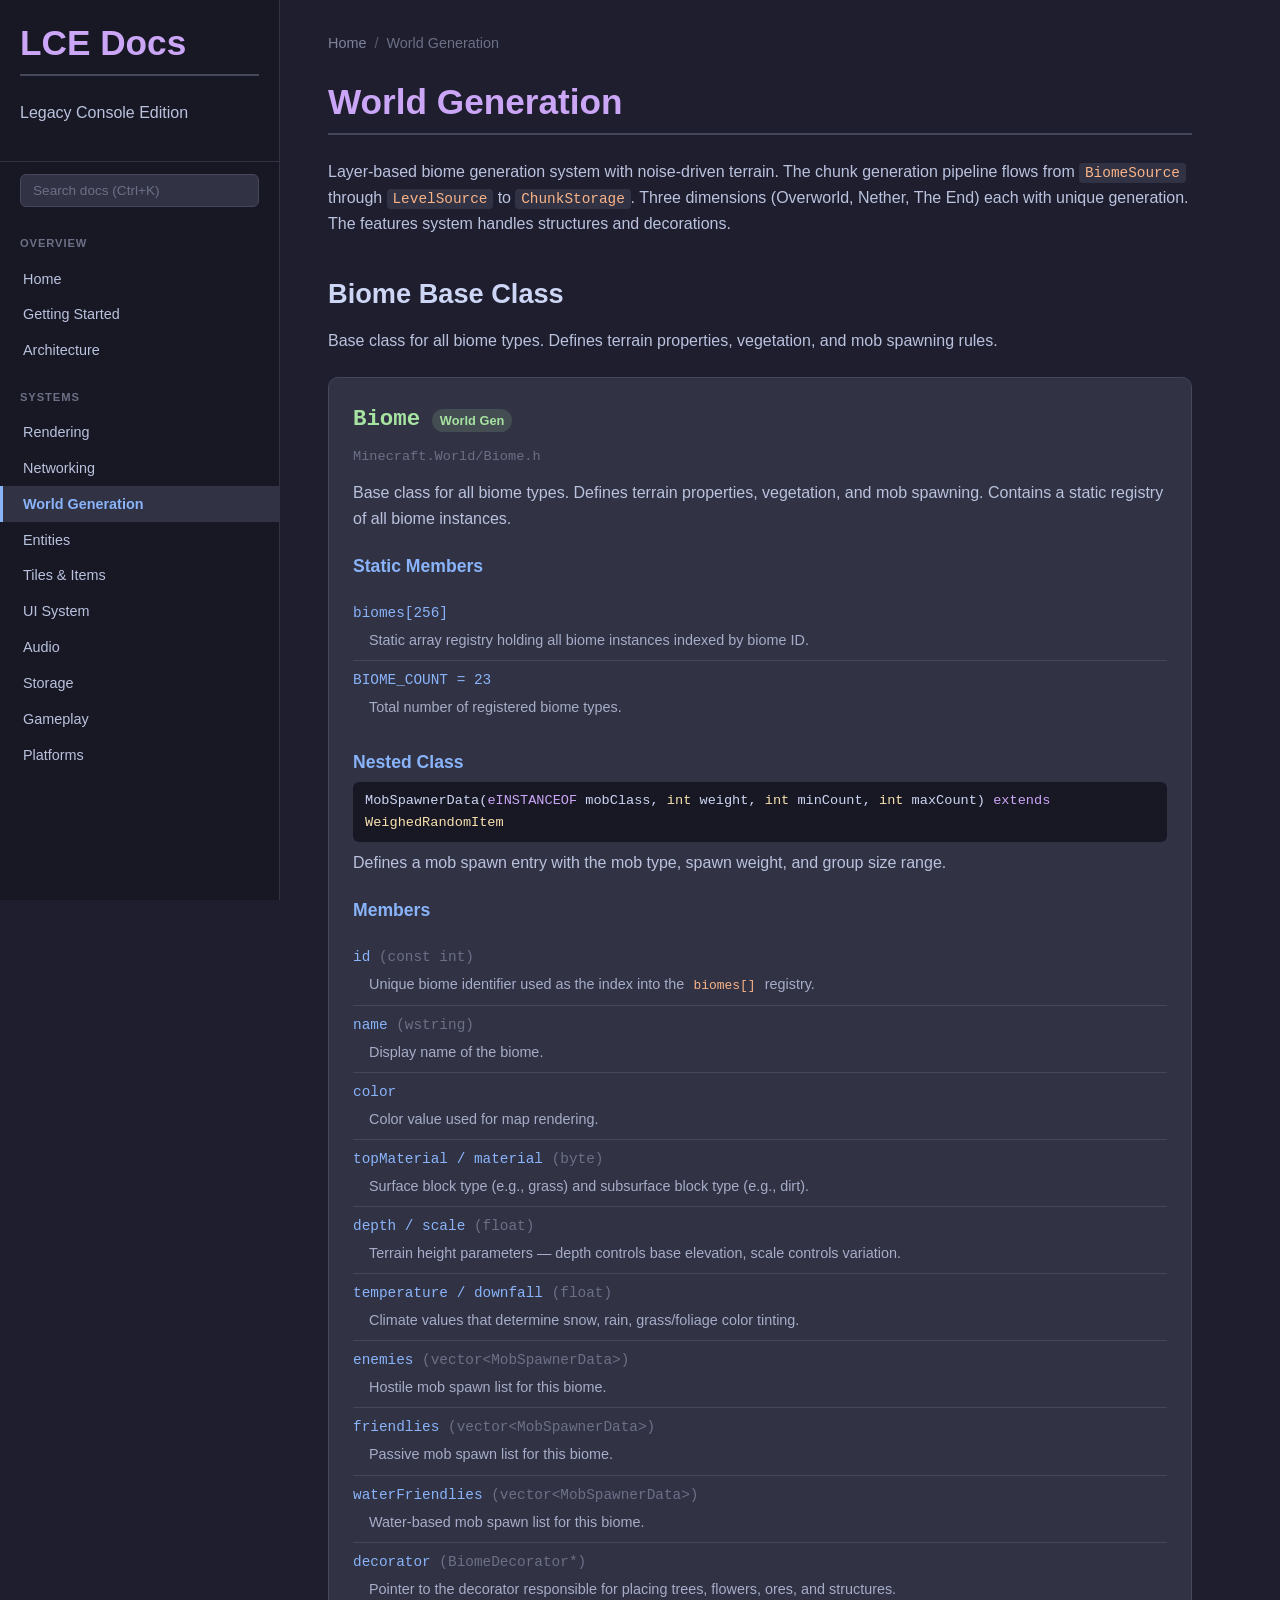
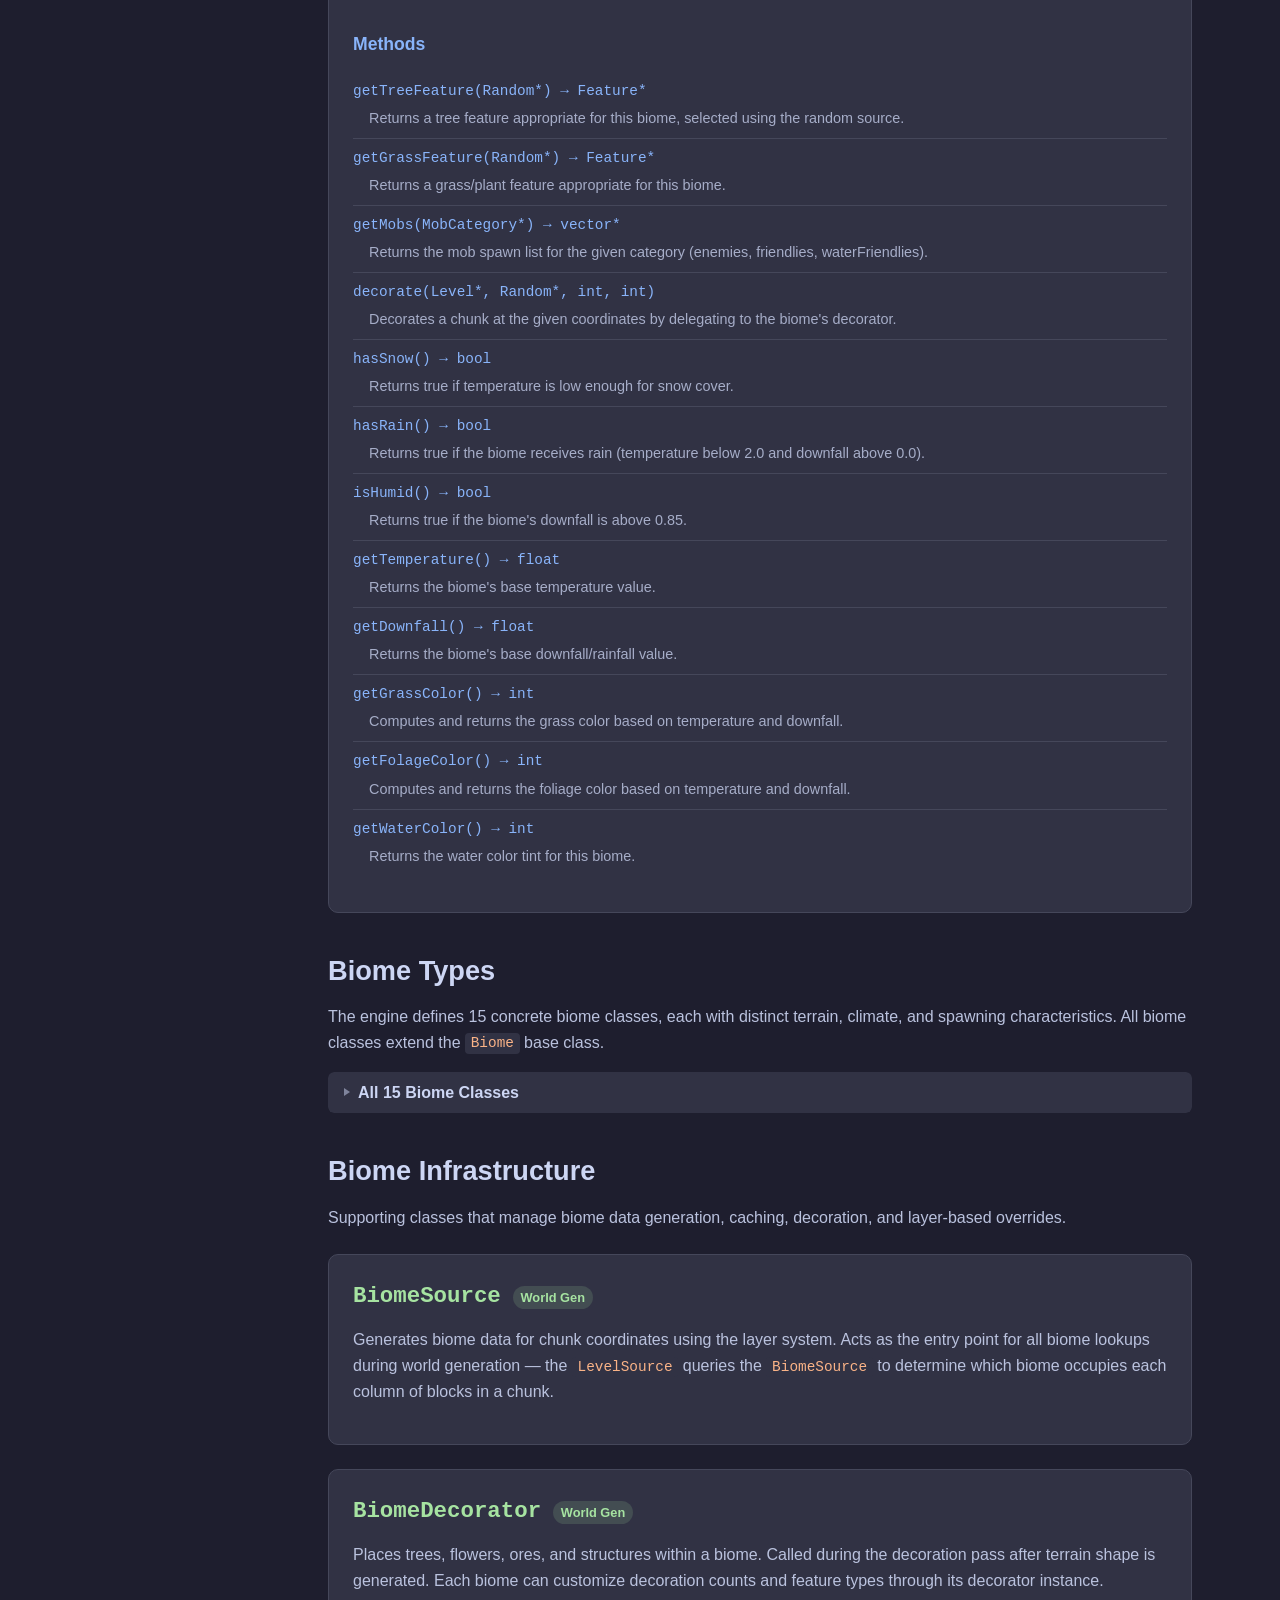
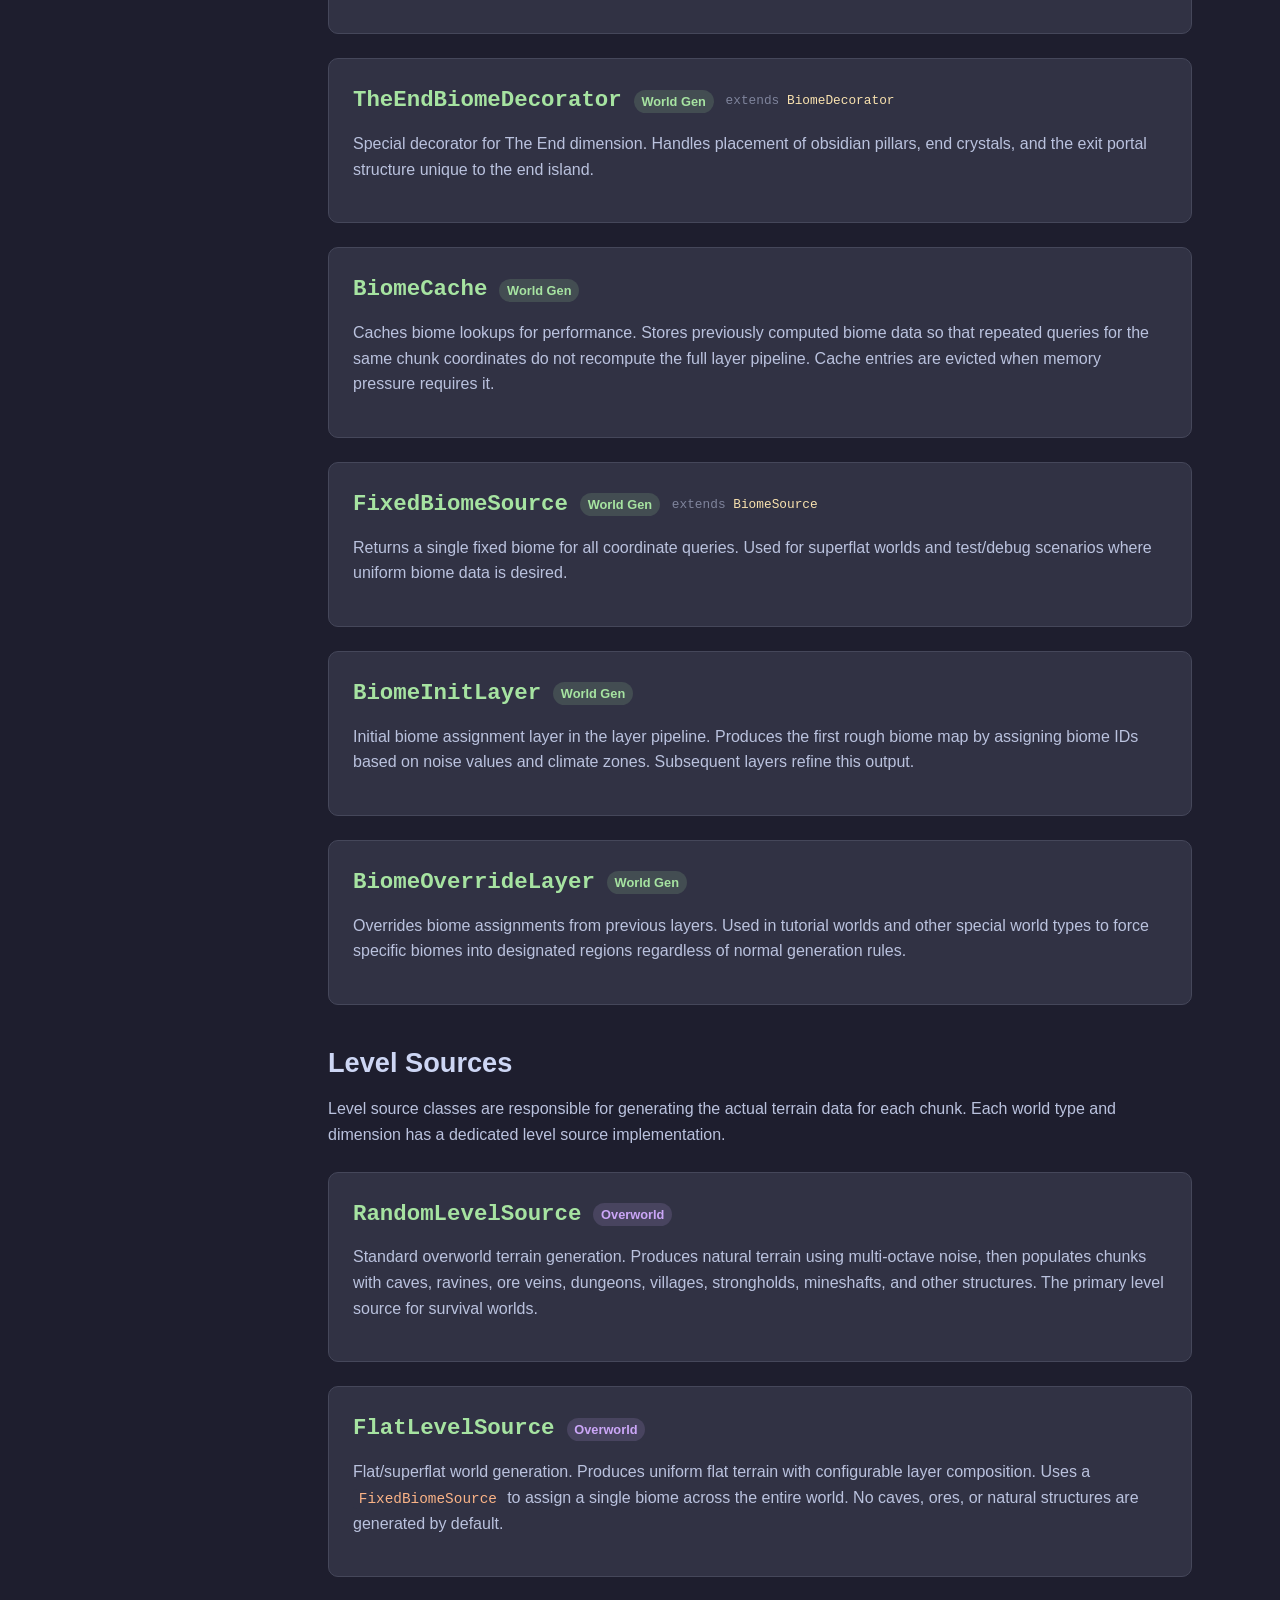
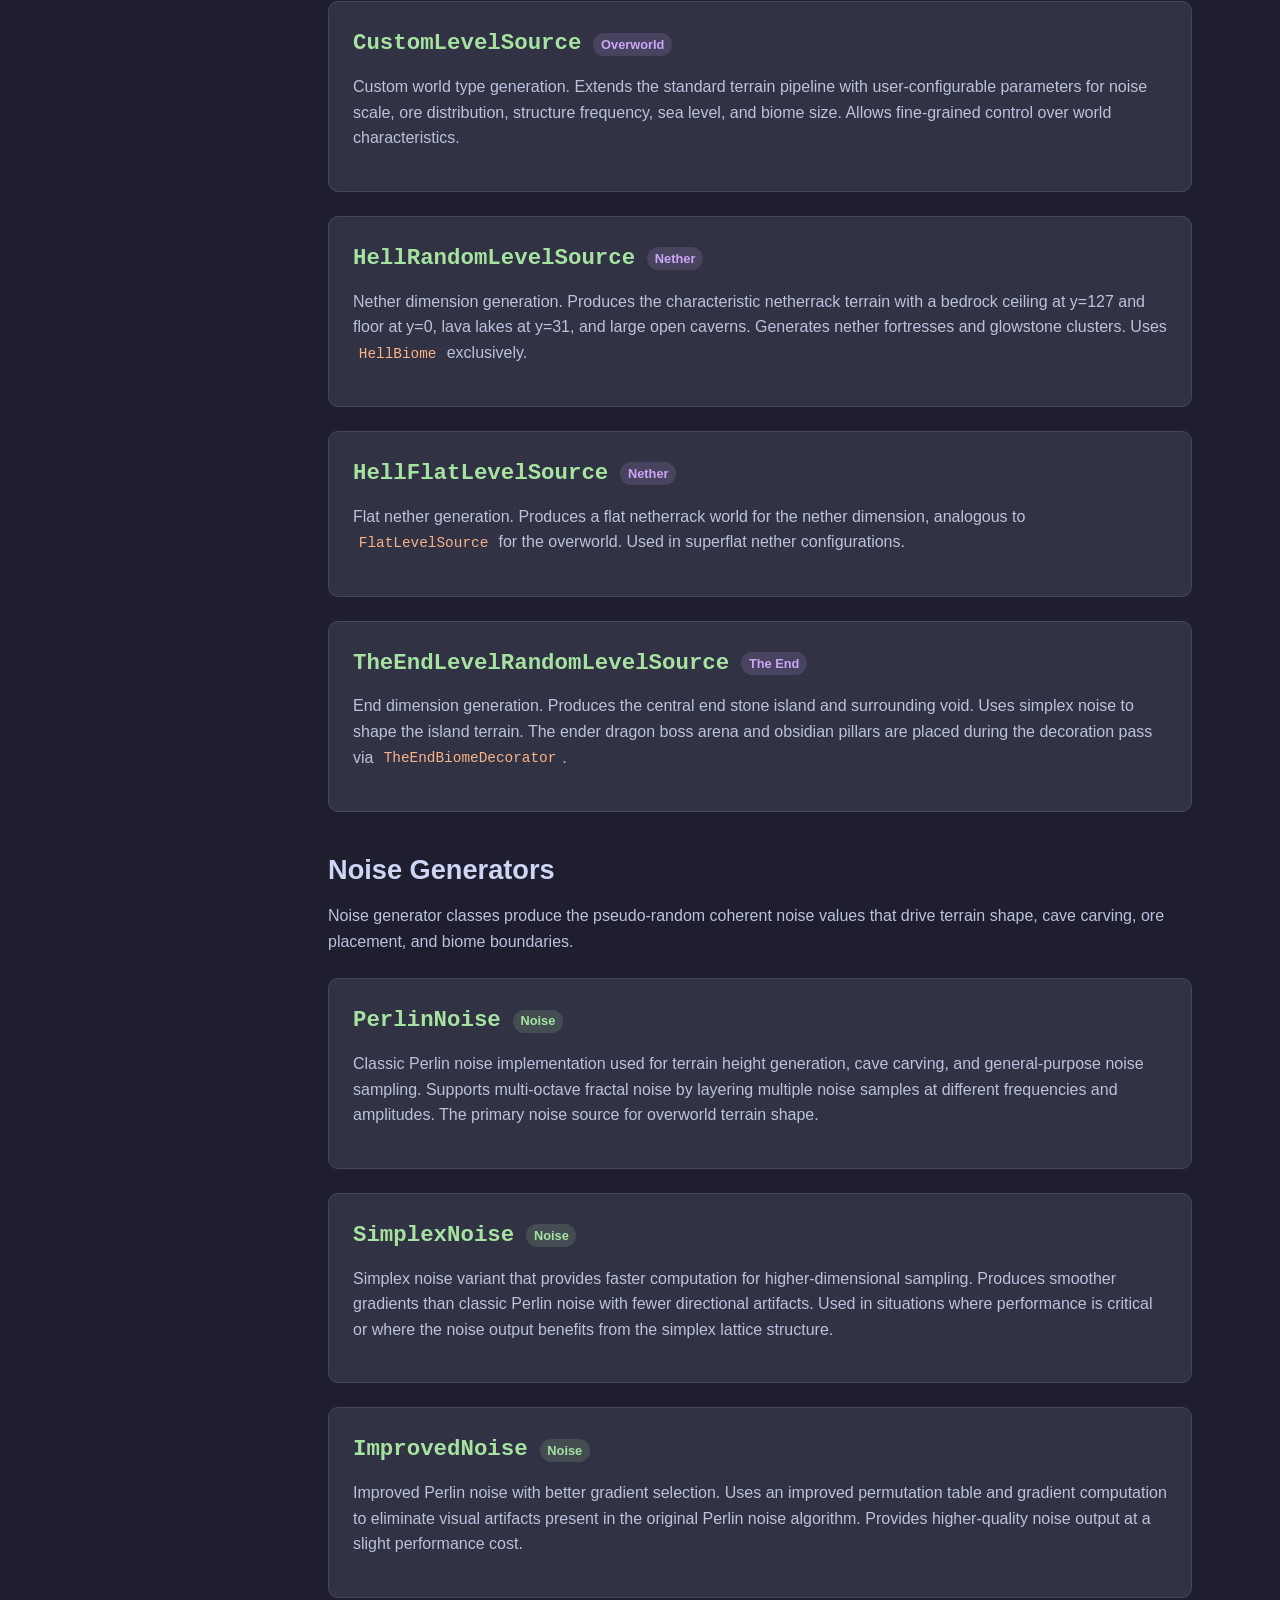
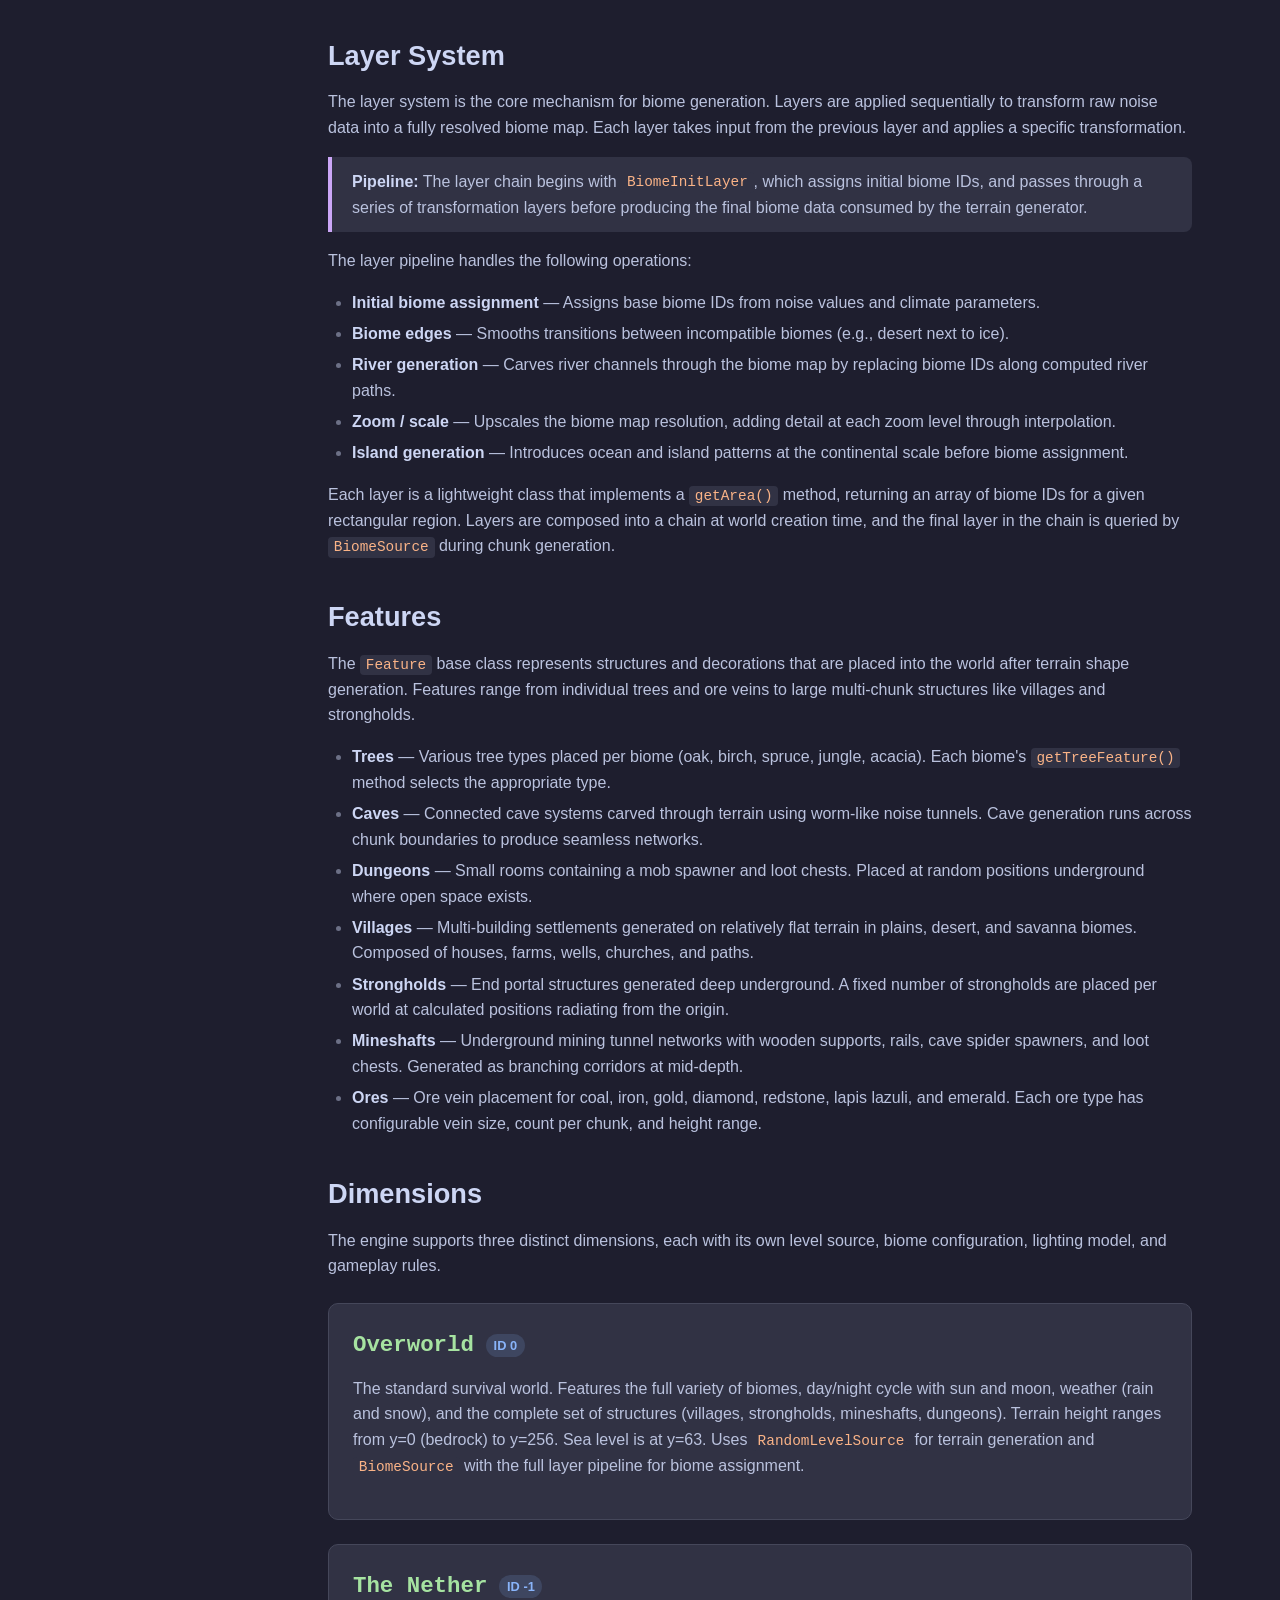
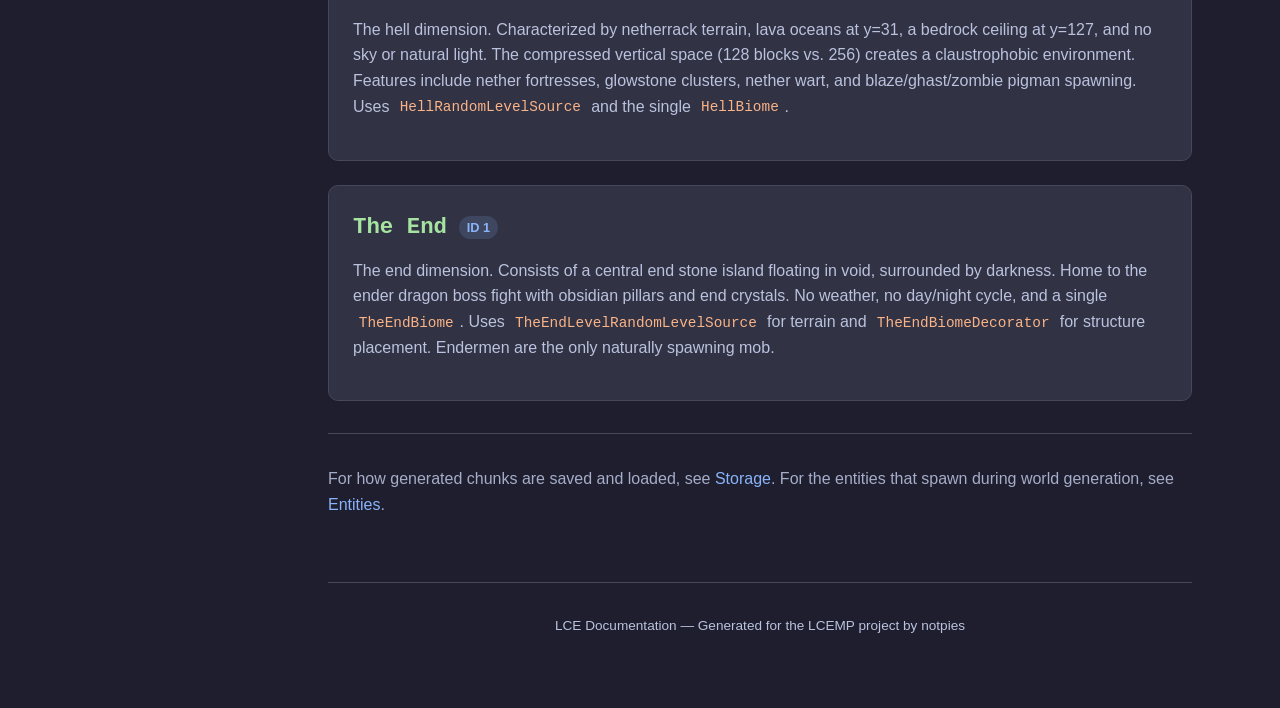
<file: world-gen.html>
<!DOCTYPE html>
<html lang="en">
<head>
  <meta charset="UTF-8">
  <meta name="viewport" content="width=device-width, initial-scale=1.0">
  <title>World Generation - LCE Documentation</title>
  <link rel="stylesheet" href="css/style.css">
</head>
<body>
  <button class="hamburger" aria-label="Toggle navigation">
    <span></span><span></span><span></span>
  </button>
  <div class="site-wrapper">
    <aside class="sidebar">
      <div class="sidebar-header">
        <h1 class="sidebar-title">LCE Docs</h1>
        <p class="sidebar-subtitle">Legacy Console Edition</p>
      </div>
      <div class="sidebar-search">
        <input type="text" placeholder="Search docs (Ctrl+K)" id="sidebar-search-input" autocomplete="off">
      </div>
      <nav class="sidebar-nav">
        <div class="nav-section">
          <div class="nav-section-title">Overview</div>
          <a href="index.html" class="nav-link">Home</a>
          <a href="getting-started.html" class="nav-link">Getting Started</a>
          <a href="architecture.html" class="nav-link">Architecture</a>
        </div>
        <div class="nav-section">
          <div class="nav-section-title">Systems</div>
          <a href="rendering.html" class="nav-link">Rendering</a>
          <a href="networking.html" class="nav-link">Networking</a>
          <a href="world-gen.html" class="nav-link active">World Generation</a>
          <a href="entities.html" class="nav-link">Entities</a>
          <a href="tiles-items.html" class="nav-link">Tiles &amp; Items</a>
          <a href="ui-system.html" class="nav-link">UI System</a>
          <a href="audio.html" class="nav-link">Audio</a>
          <a href="storage.html" class="nav-link">Storage</a>
          <a href="gameplay.html" class="nav-link">Gameplay</a>
          <a href="platforms.html" class="nav-link">Platforms</a>
        </div>
      </nav>
    </aside>
    <main class="main-content">

      <div class="breadcrumbs"><a href="index.html">Home</a> <span class="separator">/</span> World Generation</div>

      <h1>World Generation</h1>
      <p>Layer-based biome generation system with noise-driven terrain. The chunk generation pipeline flows from <code>BiomeSource</code> through <code>LevelSource</code> to <code>ChunkStorage</code>. Three dimensions (Overworld, Nether, The End) each with unique generation. The features system handles structures and decorations.</p>

      <!-- ============================================================
           Biome Base Class
           ============================================================ -->
      <section id="biome">
        <h2>Biome Base Class</h2>
        <p>Base class for all biome types. Defines terrain properties, vegetation, and mob spawning rules.</p>

        <div class="class-card">
          <div class="class-header">
            <span class="class-name">Biome</span>
            <span class="badge badge-category">World Gen</span>
          </div>
          <div class="class-meta">Minecraft.World/Biome.h</div>
          <div class="class-description">
            <p>Base class for all biome types. Defines terrain properties, vegetation, and mob spawning. Contains a static registry of all biome instances.</p>

            <h4>Static Members</h4>
            <dl class="member-list">
              <dt>biomes[256]</dt>
              <dd>Static array registry holding all biome instances indexed by biome ID.</dd>
              <dt>BIOME_COUNT = 23</dt>
              <dd>Total number of registered biome types.</dd>
            </dl>

            <h4>Nested Class</h4>
            <div class="method-signature">MobSpawnerData(<span class="keyword">eINSTANCEOF</span> mobClass, <span class="type">int</span> weight, <span class="type">int</span> minCount, <span class="type">int</span> maxCount) <span class="keyword">extends</span> <span class="type">WeighedRandomItem</span></div>
            <p>Defines a mob spawn entry with the mob type, spawn weight, and group size range.</p>

            <h4>Members</h4>
            <dl class="member-list">
              <dt>id <span class="text-overlay0">(const int)</span></dt>
              <dd>Unique biome identifier used as the index into the <code>biomes[]</code> registry.</dd>
              <dt>name <span class="text-overlay0">(wstring)</span></dt>
              <dd>Display name of the biome.</dd>
              <dt>color</dt>
              <dd>Color value used for map rendering.</dd>
              <dt>topMaterial / material <span class="text-overlay0">(byte)</span></dt>
              <dd>Surface block type (e.g., grass) and subsurface block type (e.g., dirt).</dd>
              <dt>depth / scale <span class="text-overlay0">(float)</span></dt>
              <dd>Terrain height parameters &mdash; depth controls base elevation, scale controls variation.</dd>
              <dt>temperature / downfall <span class="text-overlay0">(float)</span></dt>
              <dd>Climate values that determine snow, rain, grass/foliage color tinting.</dd>
              <dt>enemies <span class="text-overlay0">(vector&lt;MobSpawnerData&gt;)</span></dt>
              <dd>Hostile mob spawn list for this biome.</dd>
              <dt>friendlies <span class="text-overlay0">(vector&lt;MobSpawnerData&gt;)</span></dt>
              <dd>Passive mob spawn list for this biome.</dd>
              <dt>waterFriendlies <span class="text-overlay0">(vector&lt;MobSpawnerData&gt;)</span></dt>
              <dd>Water-based mob spawn list for this biome.</dd>
              <dt>decorator <span class="text-overlay0">(BiomeDecorator*)</span></dt>
              <dd>Pointer to the decorator responsible for placing trees, flowers, ores, and structures.</dd>
            </dl>

            <h4>Methods</h4>
            <dl class="method-list">
              <dt>getTreeFeature(Random*) &rarr; Feature*</dt>
              <dd>Returns a tree feature appropriate for this biome, selected using the random source.</dd>
              <dt>getGrassFeature(Random*) &rarr; Feature*</dt>
              <dd>Returns a grass/plant feature appropriate for this biome.</dd>
              <dt>getMobs(MobCategory*) &rarr; vector*</dt>
              <dd>Returns the mob spawn list for the given category (enemies, friendlies, waterFriendlies).</dd>
              <dt>decorate(Level*, Random*, int, int)</dt>
              <dd>Decorates a chunk at the given coordinates by delegating to the biome's decorator.</dd>
              <dt>hasSnow() &rarr; bool</dt>
              <dd>Returns true if temperature is low enough for snow cover.</dd>
              <dt>hasRain() &rarr; bool</dt>
              <dd>Returns true if the biome receives rain (temperature below 2.0 and downfall above 0.0).</dd>
              <dt>isHumid() &rarr; bool</dt>
              <dd>Returns true if the biome's downfall is above 0.85.</dd>
              <dt>getTemperature() &rarr; float</dt>
              <dd>Returns the biome's base temperature value.</dd>
              <dt>getDownfall() &rarr; float</dt>
              <dd>Returns the biome's base downfall/rainfall value.</dd>
              <dt>getGrassColor() &rarr; int</dt>
              <dd>Computes and returns the grass color based on temperature and downfall.</dd>
              <dt>getFolageColor() &rarr; int</dt>
              <dd>Computes and returns the foliage color based on temperature and downfall.</dd>
              <dt>getWaterColor() &rarr; int</dt>
              <dd>Returns the water color tint for this biome.</dd>
            </dl>
          </div>
        </div>
      </section>

      <!-- ============================================================
           Biome Types
           ============================================================ -->
      <section id="biome-types">
        <h2>Biome Types</h2>
        <p>The engine defines 15 concrete biome classes, each with distinct terrain, climate, and spawning characteristics. All biome classes extend the <code>Biome</code> base class.</p>

        <details>
          <summary>All 15 Biome Classes</summary>
          <div class="details-content">
            <div class="table-wrapper">
              <table>
                <thead>
                  <tr>
                    <th>Biome Class</th>
                    <th>ID</th>
                    <th>Top Block</th>
                    <th>Temperature</th>
                    <th>Rainfall</th>
                    <th>Features</th>
                  </tr>
                </thead>
                <tbody>
                  <tr>
                    <td><code>OceanBiome</code></td>
                    <td>0</td>
                    <td>Grass</td>
                    <td>0.5</td>
                    <td>0.5</td>
                    <td>Deep water, squid spawning</td>
                  </tr>
                  <tr>
                    <td><code>PlainsBiome</code></td>
                    <td>1</td>
                    <td>Grass</td>
                    <td>0.8</td>
                    <td>0.4</td>
                    <td>Flat terrain, flowers, tall grass</td>
                  </tr>
                  <tr>
                    <td><code>DesertBiome</code></td>
                    <td>2</td>
                    <td>Sand</td>
                    <td>2.0</td>
                    <td>0.0</td>
                    <td>Cacti, dead bushes, no rain</td>
                  </tr>
                  <tr>
                    <td><code>ExtremeHillsBiome</code></td>
                    <td>3</td>
                    <td>Grass</td>
                    <td>0.2</td>
                    <td>0.3</td>
                    <td>Tall terrain, emerald ore</td>
                  </tr>
                  <tr>
                    <td><code>ForestBiome</code></td>
                    <td>4</td>
                    <td>Grass</td>
                    <td>0.7</td>
                    <td>0.8</td>
                    <td>Oak/birch trees, wolves</td>
                  </tr>
                  <tr>
                    <td><code>TaigaBiome</code></td>
                    <td>5</td>
                    <td>Grass</td>
                    <td>0.05</td>
                    <td>0.8</td>
                    <td>Spruce trees, snow</td>
                  </tr>
                  <tr>
                    <td><code>SwampBiome</code></td>
                    <td>6</td>
                    <td>Grass</td>
                    <td>0.8</td>
                    <td>0.9</td>
                    <td>Shallow water, lily pads, slimes</td>
                  </tr>
                  <tr>
                    <td><code>RiverBiome</code></td>
                    <td>7</td>
                    <td>Sand</td>
                    <td>0.5</td>
                    <td>0.5</td>
                    <td>Narrow water channels</td>
                  </tr>
                  <tr>
                    <td><code>HellBiome</code></td>
                    <td>8</td>
                    <td>Netherrack</td>
                    <td>2.0</td>
                    <td>0.0</td>
                    <td>Nether dimension biome</td>
                  </tr>
                  <tr>
                    <td><code>TheEndBiome</code></td>
                    <td>9</td>
                    <td>End Stone</td>
                    <td>0.5</td>
                    <td>0.5</td>
                    <td>End dimension biome</td>
                  </tr>
                  <tr>
                    <td><code>IceBiome</code></td>
                    <td>10</td>
                    <td>Grass</td>
                    <td>0.0</td>
                    <td>0.5</td>
                    <td>Frozen lakes, snow, igloos</td>
                  </tr>
                  <tr>
                    <td><code>MushroomIslandBiome</code></td>
                    <td>14</td>
                    <td>Mycelium</td>
                    <td>0.9</td>
                    <td>1.0</td>
                    <td>Huge mushrooms, mooshrooms</td>
                  </tr>
                  <tr>
                    <td><code>BeachBiome</code></td>
                    <td>16</td>
                    <td>Sand</td>
                    <td>0.8</td>
                    <td>0.4</td>
                    <td>Sandy shore between ocean and land</td>
                  </tr>
                  <tr>
                    <td><code>JungleBiome</code></td>
                    <td>21</td>
                    <td>Grass</td>
                    <td>0.95</td>
                    <td>0.9</td>
                    <td>Tall trees, cocoa, ocelots</td>
                  </tr>
                  <tr>
                    <td><code>RainforestBiome</code></td>
                    <td>&mdash;</td>
                    <td>Grass</td>
                    <td>1.2</td>
                    <td>0.9</td>
                    <td>Dense trees (legacy)</td>
                  </tr>
                </tbody>
              </table>
            </div>
          </div>
        </details>
      </section>

      <!-- ============================================================
           Biome Infrastructure
           ============================================================ -->
      <section id="biome-infrastructure">
        <h2>Biome Infrastructure</h2>
        <p>Supporting classes that manage biome data generation, caching, decoration, and layer-based overrides.</p>

        <div class="class-card">
          <div class="class-header">
            <span class="class-name">BiomeSource</span>
            <span class="badge badge-category">World Gen</span>
          </div>
          <div class="class-description">
            <p>Generates biome data for chunk coordinates using the layer system. Acts as the entry point for all biome lookups during world generation &mdash; the <code>LevelSource</code> queries the <code>BiomeSource</code> to determine which biome occupies each column of blocks in a chunk.</p>
          </div>
        </div>

        <div class="class-card">
          <div class="class-header">
            <span class="class-name">BiomeDecorator</span>
            <span class="badge badge-category">World Gen</span>
          </div>
          <div class="class-description">
            <p>Places trees, flowers, ores, and structures within a biome. Called during the decoration pass after terrain shape is generated. Each biome can customize decoration counts and feature types through its decorator instance.</p>
          </div>
        </div>

        <div class="class-card">
          <div class="class-header">
            <span class="class-name">TheEndBiomeDecorator</span>
            <span class="badge badge-category">World Gen</span>
            <span class="inheritance-badge">extends <span class="parent-class">BiomeDecorator</span></span>
          </div>
          <div class="class-description">
            <p>Special decorator for The End dimension. Handles placement of obsidian pillars, end crystals, and the exit portal structure unique to the end island.</p>
          </div>
        </div>

        <div class="class-card">
          <div class="class-header">
            <span class="class-name">BiomeCache</span>
            <span class="badge badge-category">World Gen</span>
          </div>
          <div class="class-description">
            <p>Caches biome lookups for performance. Stores previously computed biome data so that repeated queries for the same chunk coordinates do not recompute the full layer pipeline. Cache entries are evicted when memory pressure requires it.</p>
          </div>
        </div>

        <div class="class-card">
          <div class="class-header">
            <span class="class-name">FixedBiomeSource</span>
            <span class="badge badge-category">World Gen</span>
            <span class="inheritance-badge">extends <span class="parent-class">BiomeSource</span></span>
          </div>
          <div class="class-description">
            <p>Returns a single fixed biome for all coordinate queries. Used for superflat worlds and test/debug scenarios where uniform biome data is desired.</p>
          </div>
        </div>

        <div class="class-card">
          <div class="class-header">
            <span class="class-name">BiomeInitLayer</span>
            <span class="badge badge-category">World Gen</span>
          </div>
          <div class="class-description">
            <p>Initial biome assignment layer in the layer pipeline. Produces the first rough biome map by assigning biome IDs based on noise values and climate zones. Subsequent layers refine this output.</p>
          </div>
        </div>

        <div class="class-card">
          <div class="class-header">
            <span class="class-name">BiomeOverrideLayer</span>
            <span class="badge badge-category">World Gen</span>
          </div>
          <div class="class-description">
            <p>Overrides biome assignments from previous layers. Used in tutorial worlds and other special world types to force specific biomes into designated regions regardless of normal generation rules.</p>
          </div>
        </div>
      </section>

      <!-- ============================================================
           Level Sources
           ============================================================ -->
      <section id="level-sources">
        <h2>Level Sources</h2>
        <p>Level source classes are responsible for generating the actual terrain data for each chunk. Each world type and dimension has a dedicated level source implementation.</p>

        <div class="class-card">
          <div class="class-header">
            <span class="class-name">RandomLevelSource</span>
            <span class="badge badge-type">Overworld</span>
          </div>
          <div class="class-description">
            <p>Standard overworld terrain generation. Produces natural terrain using multi-octave noise, then populates chunks with caves, ravines, ore veins, dungeons, villages, strongholds, mineshafts, and other structures. The primary level source for survival worlds.</p>
          </div>
        </div>

        <div class="class-card">
          <div class="class-header">
            <span class="class-name">FlatLevelSource</span>
            <span class="badge badge-type">Overworld</span>
          </div>
          <div class="class-description">
            <p>Flat/superflat world generation. Produces uniform flat terrain with configurable layer composition. Uses a <code>FixedBiomeSource</code> to assign a single biome across the entire world. No caves, ores, or natural structures are generated by default.</p>
          </div>
        </div>

        <div class="class-card">
          <div class="class-header">
            <span class="class-name">CustomLevelSource</span>
            <span class="badge badge-type">Overworld</span>
          </div>
          <div class="class-description">
            <p>Custom world type generation. Extends the standard terrain pipeline with user-configurable parameters for noise scale, ore distribution, structure frequency, sea level, and biome size. Allows fine-grained control over world characteristics.</p>
          </div>
        </div>

        <div class="class-card">
          <div class="class-header">
            <span class="class-name">HellRandomLevelSource</span>
            <span class="badge badge-type">Nether</span>
          </div>
          <div class="class-description">
            <p>Nether dimension generation. Produces the characteristic netherrack terrain with a bedrock ceiling at y=127 and floor at y=0, lava lakes at y=31, and large open caverns. Generates nether fortresses and glowstone clusters. Uses <code>HellBiome</code> exclusively.</p>
          </div>
        </div>

        <div class="class-card">
          <div class="class-header">
            <span class="class-name">HellFlatLevelSource</span>
            <span class="badge badge-type">Nether</span>
          </div>
          <div class="class-description">
            <p>Flat nether generation. Produces a flat netherrack world for the nether dimension, analogous to <code>FlatLevelSource</code> for the overworld. Used in superflat nether configurations.</p>
          </div>
        </div>

        <div class="class-card">
          <div class="class-header">
            <span class="class-name">TheEndLevelRandomLevelSource</span>
            <span class="badge badge-type">The End</span>
          </div>
          <div class="class-description">
            <p>End dimension generation. Produces the central end stone island and surrounding void. Uses simplex noise to shape the island terrain. The ender dragon boss arena and obsidian pillars are placed during the decoration pass via <code>TheEndBiomeDecorator</code>.</p>
          </div>
        </div>
      </section>

      <!-- ============================================================
           Noise Generators
           ============================================================ -->
      <section id="noise">
        <h2>Noise Generators</h2>
        <p>Noise generator classes produce the pseudo-random coherent noise values that drive terrain shape, cave carving, ore placement, and biome boundaries.</p>

        <div class="class-card">
          <div class="class-header">
            <span class="class-name">PerlinNoise</span>
            <span class="badge badge-category">Noise</span>
          </div>
          <div class="class-description">
            <p>Classic Perlin noise implementation used for terrain height generation, cave carving, and general-purpose noise sampling. Supports multi-octave fractal noise by layering multiple noise samples at different frequencies and amplitudes. The primary noise source for overworld terrain shape.</p>
          </div>
        </div>

        <div class="class-card">
          <div class="class-header">
            <span class="class-name">SimplexNoise</span>
            <span class="badge badge-category">Noise</span>
          </div>
          <div class="class-description">
            <p>Simplex noise variant that provides faster computation for higher-dimensional sampling. Produces smoother gradients than classic Perlin noise with fewer directional artifacts. Used in situations where performance is critical or where the noise output benefits from the simplex lattice structure.</p>
          </div>
        </div>

        <div class="class-card">
          <div class="class-header">
            <span class="class-name">ImprovedNoise</span>
            <span class="badge badge-category">Noise</span>
          </div>
          <div class="class-description">
            <p>Improved Perlin noise with better gradient selection. Uses an improved permutation table and gradient computation to eliminate visual artifacts present in the original Perlin noise algorithm. Provides higher-quality noise output at a slight performance cost.</p>
          </div>
        </div>
      </section>

      <!-- ============================================================
           Layer System
           ============================================================ -->
      <section id="layer-system">
        <h2>Layer System</h2>
        <p>The layer system is the core mechanism for biome generation. Layers are applied sequentially to transform raw noise data into a fully resolved biome map. Each layer takes input from the previous layer and applies a specific transformation.</p>

        <blockquote>
          <p><strong>Pipeline:</strong> The layer chain begins with <code>BiomeInitLayer</code>, which assigns initial biome IDs, and passes through a series of transformation layers before producing the final biome data consumed by the terrain generator.</p>
        </blockquote>

        <p>The layer pipeline handles the following operations:</p>
        <ul>
          <li><strong>Initial biome assignment</strong> &mdash; Assigns base biome IDs from noise values and climate parameters.</li>
          <li><strong>Biome edges</strong> &mdash; Smooths transitions between incompatible biomes (e.g., desert next to ice).</li>
          <li><strong>River generation</strong> &mdash; Carves river channels through the biome map by replacing biome IDs along computed river paths.</li>
          <li><strong>Zoom / scale</strong> &mdash; Upscales the biome map resolution, adding detail at each zoom level through interpolation.</li>
          <li><strong>Island generation</strong> &mdash; Introduces ocean and island patterns at the continental scale before biome assignment.</li>
        </ul>

        <p>Each layer is a lightweight class that implements a <code>getArea()</code> method, returning an array of biome IDs for a given rectangular region. Layers are composed into a chain at world creation time, and the final layer in the chain is queried by <code>BiomeSource</code> during chunk generation.</p>
      </section>

      <!-- ============================================================
           Features
           ============================================================ -->
      <section id="features">
        <h2>Features</h2>
        <p>The <code>Feature</code> base class represents structures and decorations that are placed into the world after terrain shape generation. Features range from individual trees and ore veins to large multi-chunk structures like villages and strongholds.</p>

        <ul>
          <li><strong>Trees</strong> &mdash; Various tree types placed per biome (oak, birch, spruce, jungle, acacia). Each biome's <code>getTreeFeature()</code> method selects the appropriate type.</li>
          <li><strong>Caves</strong> &mdash; Connected cave systems carved through terrain using worm-like noise tunnels. Cave generation runs across chunk boundaries to produce seamless networks.</li>
          <li><strong>Dungeons</strong> &mdash; Small rooms containing a mob spawner and loot chests. Placed at random positions underground where open space exists.</li>
          <li><strong>Villages</strong> &mdash; Multi-building settlements generated on relatively flat terrain in plains, desert, and savanna biomes. Composed of houses, farms, wells, churches, and paths.</li>
          <li><strong>Strongholds</strong> &mdash; End portal structures generated deep underground. A fixed number of strongholds are placed per world at calculated positions radiating from the origin.</li>
          <li><strong>Mineshafts</strong> &mdash; Underground mining tunnel networks with wooden supports, rails, cave spider spawners, and loot chests. Generated as branching corridors at mid-depth.</li>
          <li><strong>Ores</strong> &mdash; Ore vein placement for coal, iron, gold, diamond, redstone, lapis lazuli, and emerald. Each ore type has configurable vein size, count per chunk, and height range.</li>
        </ul>
      </section>

      <!-- ============================================================
           Dimensions
           ============================================================ -->
      <section id="dimensions">
        <h2>Dimensions</h2>
        <p>The engine supports three distinct dimensions, each with its own level source, biome configuration, lighting model, and gameplay rules.</p>

        <div class="class-card">
          <div class="class-header">
            <span class="class-name">Overworld</span>
            <span class="badge badge-platform">ID 0</span>
          </div>
          <div class="class-description">
            <p>The standard survival world. Features the full variety of biomes, day/night cycle with sun and moon, weather (rain and snow), and the complete set of structures (villages, strongholds, mineshafts, dungeons). Terrain height ranges from y=0 (bedrock) to y=256. Sea level is at y=63. Uses <code>RandomLevelSource</code> for terrain generation and <code>BiomeSource</code> with the full layer pipeline for biome assignment.</p>
          </div>
        </div>

        <div class="class-card">
          <div class="class-header">
            <span class="class-name">The Nether</span>
            <span class="badge badge-platform">ID -1</span>
          </div>
          <div class="class-description">
            <p>The hell dimension. Characterized by netherrack terrain, lava oceans at y=31, a bedrock ceiling at y=127, and no sky or natural light. The compressed vertical space (128 blocks vs. 256) creates a claustrophobic environment. Features include nether fortresses, glowstone clusters, nether wart, and blaze/ghast/zombie pigman spawning. Uses <code>HellRandomLevelSource</code> and the single <code>HellBiome</code>.</p>
          </div>
        </div>

        <div class="class-card">
          <div class="class-header">
            <span class="class-name">The End</span>
            <span class="badge badge-platform">ID 1</span>
          </div>
          <div class="class-description">
            <p>The end dimension. Consists of a central end stone island floating in void, surrounded by darkness. Home to the ender dragon boss fight with obsidian pillars and end crystals. No weather, no day/night cycle, and a single <code>TheEndBiome</code>. Uses <code>TheEndLevelRandomLevelSource</code> for terrain and <code>TheEndBiomeDecorator</code> for structure placement. Endermen are the only naturally spawning mob.</p>
          </div>
        </div>
      </section>

      <hr>

      <p class="text-subtext0">For how generated chunks are saved and loaded, see <a href="storage.html">Storage</a>. For the entities that spawn during world generation, see <a href="entities.html">Entities</a>.</p>

      <footer class="site-footer">
        <p>LCE Documentation &mdash; Generated for the LCEMP project by notpies</p>
      </footer>
    </main>
  </div>
  <div class="search-overlay" id="search-overlay">
    <div class="search-modal">
      <input type="text" class="search-input-large" id="search-input" placeholder="Search documentation..." autocomplete="off">
      <div class="search-results" id="search-results"></div>
    </div>
  </div>
  <script src="js/nav.js"></script>
  <script src="js/search.js"></script>
</body>
</html>
</file>
<file: css/style.css>
/* ==========================================================================
   Minecraft Legacy Console Edition - Documentation Site Stylesheet
   Theme: Catpuccin Mocha
   ========================================================================== */

/* ==========================================================================
   1. CSS Custom Properties (Catpuccin Mocha Palette)
   ========================================================================== */

:root {
  /* Accent Colors */
  --ctp-rosewater: #f5e0dc;
  --ctp-flamingo: #f2cdcd;
  --ctp-pink: #f5c2e7;
  --ctp-mauve: #cba6f7;
  --ctp-red: #f38ba8;
  --ctp-maroon: #eba0ac;
  --ctp-peach: #fab387;
  --ctp-yellow: #f9e2af;
  --ctp-green: #a6e3a1;
  --ctp-teal: #94e2d5;
  --ctp-sky: #89dceb;
  --ctp-sapphire: #74c7ec;
  --ctp-blue: #89b4fa;
  --ctp-lavender: #b4befe;

  /* Text Colors */
  --ctp-text: #cdd6f4;
  --ctp-subtext1: #bac2de;
  --ctp-subtext0: #a6adc8;

  /* Overlay Colors */
  --ctp-overlay2: #9399b2;
  --ctp-overlay1: #7f849c;
  --ctp-overlay0: #6c7086;

  /* Surface Colors */
  --ctp-surface2: #585b70;
  --ctp-surface1: #45475a;
  --ctp-surface0: #313244;

  /* Background Colors */
  --ctp-base: #1e1e2e;
  --ctp-mantle: #181825;
  --ctp-crust: #11111b;

  /* Font Stacks */
  --font-sans: -apple-system, BlinkMacSystemFont, 'Segoe UI', Roboto, Oxygen, Ubuntu, sans-serif;
  --font-mono: 'Cascadia Code', 'Fira Code', 'JetBrains Mono', Consolas, monospace;

  /* Layout */
  --sidebar-width: 280px;
  --content-max-width: 960px;
  --header-height: 0px;
}


/* ==========================================================================
   2. Reset & Base Typography
   ========================================================================== */

*,
*::before,
*::after {
  box-sizing: border-box;
  margin: 0;
  padding: 0;
}

html {
  font-size: 16px;
  line-height: 1.6;
  scroll-behavior: smooth;
  scroll-padding-top: calc(var(--header-height) + 1rem);
  -webkit-text-size-adjust: 100%;
}

body {
  font-family: var(--font-sans);
  color: var(--ctp-text);
  background-color: var(--ctp-base);
  -webkit-font-smoothing: antialiased;
  -moz-osx-font-smoothing: grayscale;
  overflow-x: hidden;
}

img {
  max-width: 100%;
  height: auto;
  display: block;
}

ul,
ol {
  list-style: none;
}

a {
  text-decoration: none;
  color: inherit;
}

button {
  border: none;
  background: none;
  cursor: pointer;
  font-family: inherit;
  color: inherit;
}

input,
textarea {
  font-family: inherit;
  font-size: inherit;
  color: inherit;
}


/* ==========================================================================
   3. Layout (Sidebar + Content)
   ========================================================================== */

.site-wrapper {
  display: flex;
  min-height: 100vh;
}

.sidebar {
  position: fixed;
  top: 0;
  left: 0;
  width: var(--sidebar-width);
  height: 100vh;
  background-color: var(--ctp-mantle);
  overflow-y: auto;
  overflow-x: hidden;
  z-index: 100;
  display: flex;
  flex-direction: column;
  border-right: 1px solid var(--ctp-surface0);
}

.main-content-wrapper {
  margin-left: var(--sidebar-width);
  flex: 1;
  display: flex;
  justify-content: center;
}

.main-content {
  flex: 1;
  margin-left: var(--sidebar-width);
  padding: 2rem 3rem;
  max-width: var(--content-max-width);
  width: 100%;
  min-height: 100vh;
}

/* Sidebar Navigation */
.sidebar-nav {
  flex: 1;
  padding: 0.5rem 0 1.5rem;
}

.nav-section {
  margin-bottom: 0.75rem;
}

.nav-section-title {
  padding: 0.5rem 1.25rem;
  font-size: 0.7rem;
  font-weight: 700;
  text-transform: uppercase;
  letter-spacing: 0.08em;
  color: var(--ctp-overlay0);
  user-select: none;
}

.nav-link {
  display: block;
  padding: 0.4rem 1.25rem;
  font-size: 0.9rem;
  color: var(--ctp-subtext1);
  border-left: 3px solid transparent;
  transition: background-color 200ms ease, color 200ms ease, border-color 200ms ease;
}

.nav-link:hover {
  background-color: var(--ctp-surface0);
  color: var(--ctp-text);
}

.nav-link.active {
  color: var(--ctp-blue);
  background-color: var(--ctp-surface0);
  border-left-color: var(--ctp-blue);
  font-weight: 600;
}

.nav-link .nav-icon {
  margin-right: 0.5rem;
  opacity: 0.7;
}


/* ==========================================================================
   4. Sidebar Specific Styles
   ========================================================================== */

.sidebar-header {
  padding: 1.25rem;
  border-bottom: 1px solid var(--ctp-surface0);
  flex-shrink: 0;
}

.sidebar-header .site-title {
  font-size: 1.15rem;
  font-weight: 700;
  color: var(--ctp-mauve);
  line-height: 1.3;
}

.sidebar-header .site-subtitle {
  font-size: 0.8rem;
  color: var(--ctp-subtext0);
  margin-top: 0.15rem;
}

.sidebar-search {
  padding: 0.75rem 1.25rem;
  flex-shrink: 0;
}

.sidebar-search input {
  width: 100%;
  padding: 0.5rem 0.75rem;
  background-color: var(--ctp-surface0);
  color: var(--ctp-text);
  border: 1px solid var(--ctp-surface1);
  border-radius: 6px;
  outline: none;
  font-size: 0.85rem;
  transition: border-color 200ms ease, box-shadow 200ms ease;
}

.sidebar-search input::placeholder {
  color: var(--ctp-overlay0);
}

.sidebar-search input:focus {
  border-color: var(--ctp-mauve);
  box-shadow: 0 0 0 2px rgba(203, 166, 247, 0.2);
}

.sidebar-close {
  display: none;
  position: absolute;
  top: 1rem;
  right: 1rem;
  width: 32px;
  height: 32px;
  align-items: center;
  justify-content: center;
  color: var(--ctp-subtext0);
  border-radius: 6px;
  transition: background-color 200ms ease;
  z-index: 101;
  font-size: 1.25rem;
}

.sidebar-close:hover {
  background-color: var(--ctp-surface0);
  color: var(--ctp-text);
}

.hamburger {
  display: none;
  position: fixed;
  top: 0.75rem;
  left: 0.75rem;
  z-index: 200;
  width: 40px;
  height: 40px;
  align-items: center;
  justify-content: center;
  background-color: var(--ctp-surface0);
  border: 1px solid var(--ctp-surface1);
  border-radius: 8px;
  color: var(--ctp-text);
  font-size: 1.25rem;
  transition: background-color 200ms ease;
}

.hamburger:hover {
  background-color: var(--ctp-surface1);
}

.sidebar-overlay {
  display: none;
  position: fixed;
  inset: 0;
  background: rgba(17, 17, 27, 0.6);
  z-index: 99;
}


/* ==========================================================================
   5. Content Styles
   ========================================================================== */

h1, h2, h3, h4, h5, h6 {
  line-height: 1.3;
  font-weight: 600;
}

h1 {
  font-size: 2.2rem;
  color: var(--ctp-mauve);
  border-bottom: 2px solid var(--ctp-surface1);
  padding-bottom: 0.5rem;
  margin-bottom: 1.5rem;
}

h2 {
  font-size: 1.7rem;
  color: var(--ctp-text);
  margin-top: 2.5rem;
  margin-bottom: 1rem;
}

h3 {
  font-size: 1.3rem;
  color: var(--ctp-lavender);
  margin-top: 2rem;
  margin-bottom: 0.75rem;
}

h4 {
  font-size: 1.1rem;
  color: var(--ctp-blue);
  margin-top: 1.5rem;
  margin-bottom: 0.5rem;
}

h5 {
  font-size: 1rem;
  color: var(--ctp-sapphire);
  margin-top: 1.25rem;
  margin-bottom: 0.5rem;
}

h6 {
  font-size: 0.9rem;
  color: var(--ctp-subtext1);
  margin-top: 1rem;
  margin-bottom: 0.5rem;
}

p {
  color: var(--ctp-subtext1);
  margin-bottom: 1rem;
}

.main-content a:not(.nav-link):not(.quick-link-card):not(.breadcrumbs a) {
  color: var(--ctp-blue);
  transition: color 200ms ease;
}

.main-content a:not(.nav-link):not(.quick-link-card):not(.breadcrumbs a):hover {
  color: var(--ctp-sapphire);
  text-decoration: underline;
}

strong,
b {
  color: var(--ctp-text);
  font-weight: 600;
}

em,
i {
  font-style: italic;
}

.main-content ul,
.main-content ol {
  margin-bottom: 1rem;
  padding-left: 1.5rem;
}

.main-content ul {
  list-style: disc;
}

.main-content ol {
  list-style: decimal;
}

.main-content li {
  margin-bottom: 0.35rem;
  color: var(--ctp-subtext1);
}

.main-content li::marker {
  color: var(--ctp-overlay0);
}

hr {
  border: none;
  border-top: 1px solid var(--ctp-surface1);
  margin: 2rem 0;
}

blockquote {
  border-left: 4px solid var(--ctp-mauve);
  padding: 0.75rem 1.25rem;
  margin: 1rem 0;
  background-color: var(--ctp-surface0);
  border-radius: 0 8px 8px 0;
  color: var(--ctp-subtext1);
}

blockquote p:last-child {
  margin-bottom: 0;
}


/* ==========================================================================
   6. Code Blocks & Inline Code
   ========================================================================== */

code {
  font-family: var(--font-mono);
  background-color: var(--ctp-surface0);
  color: var(--ctp-peach);
  padding: 0.15em 0.4em;
  border-radius: 4px;
  font-size: 0.9em;
}

pre {
  background-color: var(--ctp-mantle);
  border: 1px solid var(--ctp-surface0);
  border-radius: 8px;
  padding: 1.25rem;
  overflow-x: auto;
  line-height: 1.5;
  margin: 1rem 0;
  font-size: 0.9rem;
}

pre code {
  background: none;
  padding: 0;
  border-radius: 0;
  color: var(--ctp-text);
  font-size: inherit;
}

/* Syntax Highlighting */
.keyword {
  color: var(--ctp-mauve);
}

.string {
  color: var(--ctp-green);
}

.number {
  color: var(--ctp-peach);
}

.comment {
  color: var(--ctp-overlay0);
  font-style: italic;
}

.type {
  color: var(--ctp-yellow);
}

.function {
  color: var(--ctp-blue);
}

.property {
  color: var(--ctp-teal);
}

.operator {
  color: var(--ctp-sky);
}

.punctuation {
  color: var(--ctp-overlay2);
}

.decorator {
  color: var(--ctp-peach);
}

.namespace {
  color: var(--ctp-flamingo);
}


/* ==========================================================================
   7. Class Reference Cards
   ========================================================================== */

.class-card {
  background-color: var(--ctp-surface0);
  border: 1px solid var(--ctp-surface1);
  border-radius: 10px;
  padding: 1.5rem;
  margin: 1.5rem 0;
  transition: border-color 200ms ease;
}

.class-card:hover {
  border-color: var(--ctp-surface2);
}

.class-header {
  display: flex;
  align-items: center;
  flex-wrap: wrap;
  gap: 0.75rem;
  margin-bottom: 0.5rem;
}

.class-header .class-name {
  font-size: 1.4rem;
  font-weight: 700;
  color: var(--ctp-green);
  font-family: var(--font-mono);
}

.class-header .inheritance-badge {
  font-size: 0.8rem;
  color: var(--ctp-overlay1);
  font-family: var(--font-mono);
}

.class-header .inheritance-badge .parent-class {
  color: var(--ctp-yellow);
}

.class-meta {
  font-size: 0.85rem;
  color: var(--ctp-overlay0);
  font-family: var(--font-mono);
  margin-bottom: 0.5rem;
}

.class-meta a {
  color: var(--ctp-overlay1);
  transition: color 200ms ease;
}

.class-meta a:hover {
  color: var(--ctp-blue);
}

.class-description {
  color: var(--ctp-subtext1);
  margin: 0.75rem 0;
  line-height: 1.6;
}

.member-list,
.method-list {
  margin-top: 1rem;
  width: 100%;
}

.member-list dt,
.method-list dt {
  font-family: var(--font-mono);
  font-size: 0.9rem;
  color: var(--ctp-blue);
  padding: 0.5rem 0 0.25rem;
  border-top: 1px solid var(--ctp-surface1);
}

.member-list dt:first-child,
.method-list dt:first-child {
  border-top: none;
}

.member-list dd,
.method-list dd {
  font-size: 0.9rem;
  color: var(--ctp-subtext0);
  padding: 0 0 0.5rem 1rem;
}

.method-signature {
  font-family: var(--font-mono);
  font-size: 0.85rem;
  color: var(--ctp-text);
  background-color: var(--ctp-mantle);
  padding: 0.5rem 0.75rem;
  border-radius: 6px;
  margin: 0.5rem 0;
  overflow-x: auto;
}


/* ==========================================================================
   8. Details/Summary (Collapsible Sections)
   ========================================================================== */

details {
  margin: 0.5rem 0;
  border-radius: 6px;
  overflow: hidden;
}

summary {
  cursor: pointer;
  padding: 0.5rem 1rem;
  background-color: var(--ctp-surface0);
  border-radius: 6px;
  font-weight: 600;
  color: var(--ctp-text);
  list-style: none;
  display: flex;
  align-items: center;
  gap: 0.5rem;
  transition: background-color 200ms ease;
  user-select: none;
}

summary::-webkit-details-marker {
  display: none;
}

summary::before {
  content: '';
  display: inline-block;
  width: 0;
  height: 0;
  border-left: 6px solid var(--ctp-overlay1);
  border-top: 4px solid transparent;
  border-bottom: 4px solid transparent;
  transition: transform 200ms ease;
  flex-shrink: 0;
}

summary:hover {
  background-color: var(--ctp-surface1);
}

details[open] > summary {
  background-color: var(--ctp-surface1);
  border-bottom-left-radius: 0;
  border-bottom-right-radius: 0;
}

details[open] > summary::before {
  transform: rotate(90deg);
}

details > .details-content {
  padding: 1rem;
  background-color: rgba(49, 50, 68, 0.5);
  border-bottom-left-radius: 6px;
  border-bottom-right-radius: 6px;
  animation: detailsOpen 200ms ease;
}

@keyframes detailsOpen {
  from {
    opacity: 0;
    max-height: 0;
  }
  to {
    opacity: 1;
    max-height: 1000px;
  }
}

details > .details-content p:last-child {
  margin-bottom: 0;
}


/* ==========================================================================
   9. Tables
   ========================================================================== */

.table-wrapper {
  overflow-x: auto;
  margin: 1rem 0;
  border-radius: 8px;
  border: 1px solid var(--ctp-surface1);
}

table {
  width: 100%;
  border-collapse: collapse;
  margin: 0;
  font-size: 0.9rem;
}

thead {
  background-color: var(--ctp-surface0);
}

thead th {
  color: var(--ctp-text);
  font-weight: 600;
}

th,
td {
  padding: 0.75rem 1rem;
  border-bottom: 1px solid var(--ctp-surface1);
  text-align: left;
}

tbody tr {
  transition: background-color 200ms ease;
}

tbody tr:nth-child(even) {
  background-color: var(--ctp-mantle);
}

tbody tr:hover {
  background-color: var(--ctp-surface0);
}

tbody td {
  color: var(--ctp-subtext1);
}

/* Table without wrapper - standalone */
.main-content > table {
  margin: 1rem 0;
  border: 1px solid var(--ctp-surface1);
  border-radius: 8px;
  overflow: hidden;
}


/* ==========================================================================
   10. Badges & Tags
   ========================================================================== */

.badge {
  display: inline-block;
  padding: 0.15em 0.6em;
  border-radius: 12px;
  font-size: 0.8rem;
  font-weight: 600;
  line-height: 1.5;
  vertical-align: middle;
  white-space: nowrap;
}

.badge-type {
  background-color: rgba(203, 166, 247, 0.15);
  color: var(--ctp-mauve);
}

.badge-platform {
  background-color: rgba(137, 180, 250, 0.15);
  color: var(--ctp-blue);
}

.badge-category {
  background-color: rgba(166, 227, 161, 0.15);
  color: var(--ctp-green);
}

.badge-packet {
  background-color: rgba(250, 179, 135, 0.15);
  color: var(--ctp-peach);
}

.badge-deprecated {
  background-color: rgba(243, 139, 168, 0.15);
  color: var(--ctp-red);
}

.badge-version {
  background-color: rgba(148, 226, 213, 0.15);
  color: var(--ctp-teal);
}


/* ==========================================================================
   11. Hero Section (Landing Page)
   ========================================================================== */

.hero {
  padding: 3rem 0;
  text-align: center;
}

.hero h1 {
  font-size: 2.8rem;
  color: var(--ctp-mauve);
  border-bottom: none;
  margin-bottom: 0.5rem;
  padding-bottom: 0;
}

.hero .subtitle {
  color: var(--ctp-subtext0);
  font-size: 1.2rem;
  margin-bottom: 0;
}

.hero-stats {
  display: flex;
  flex-wrap: wrap;
  gap: 1.5rem;
  justify-content: center;
  margin-top: 2rem;
}

.stat-card {
  background-color: var(--ctp-surface0);
  padding: 1.5rem;
  border-radius: 10px;
  min-width: 140px;
  text-align: center;
  border: 1px solid var(--ctp-surface1);
  transition: border-color 200ms ease, transform 200ms ease;
}

.stat-card:hover {
  border-color: var(--ctp-surface2);
  transform: translateY(-2px);
}

.stat-value {
  color: var(--ctp-mauve);
  font-size: 2rem;
  font-weight: 700;
  line-height: 1.2;
}

.stat-label {
  color: var(--ctp-subtext0);
  font-size: 0.85rem;
  margin-top: 0.25rem;
}


/* ==========================================================================
   12. Quick Links Grid
   ========================================================================== */

.quick-links {
  display: grid;
  grid-template-columns: repeat(auto-fill, minmax(250px, 1fr));
  gap: 1rem;
  margin: 1.5rem 0;
}

.quick-link-card {
  display: block;
  background-color: var(--ctp-surface0);
  border: 1px solid var(--ctp-surface1);
  border-radius: 10px;
  padding: 1.25rem;
  transition: transform 200ms ease, border-color 200ms ease, box-shadow 200ms ease;
}

.quick-link-card:hover {
  transform: translateY(-2px);
  border-color: var(--ctp-mauve);
  box-shadow: 0 4px 16px rgba(0, 0, 0, 0.2);
}

.quick-link-card h3 {
  color: var(--ctp-blue);
  font-size: 1.1rem;
  margin-bottom: 0.5rem;
  margin-top: 0;
}

.quick-link-card p {
  color: var(--ctp-subtext0);
  font-size: 0.9rem;
  margin-bottom: 0;
  line-height: 1.5;
}

.quick-link-card .card-icon {
  font-size: 1.5rem;
  margin-bottom: 0.75rem;
  display: block;
}


/* ==========================================================================
   13. Search Overlay
   ========================================================================== */

.search-overlay {
  position: fixed;
  inset: 0;
  background: rgba(17, 17, 27, 0.8);
  backdrop-filter: blur(4px);
  -webkit-backdrop-filter: blur(4px);
  z-index: 300;
  display: none;
  align-items: flex-start;
  justify-content: center;
}

.search-overlay.active {
  display: flex;
}

.search-modal {
  max-width: 600px;
  width: 90%;
  margin-top: 15vh;
  background-color: var(--ctp-surface0);
  border-radius: 12px;
  border: 1px solid var(--ctp-surface1);
  overflow: hidden;
  box-shadow: 0 16px 48px rgba(0, 0, 0, 0.4);
}

.search-modal-header {
  display: flex;
  align-items: center;
  border-bottom: 1px solid var(--ctp-surface1);
}

.search-input-large {
  width: 100%;
  padding: 1rem 1.25rem;
  background-color: var(--ctp-surface0);
  color: var(--ctp-text);
  border: none;
  border-bottom: 1px solid var(--ctp-surface1);
  font-size: 1.1rem;
  outline: none;
}

.search-input-large::placeholder {
  color: var(--ctp-overlay0);
}

.search-results {
  max-height: 400px;
  overflow-y: auto;
}

.search-results-empty {
  padding: 2rem 1.25rem;
  text-align: center;
  color: var(--ctp-overlay0);
  font-size: 0.9rem;
}

.search-result-item {
  padding: 0.75rem 1.25rem;
  cursor: pointer;
  border-bottom: 1px solid var(--ctp-surface1);
  transition: background-color 150ms ease;
}

.search-result-item:last-child {
  border-bottom: none;
}

.search-result-item:hover,
.search-result-item.active {
  background-color: var(--ctp-surface1);
}

.search-result-title {
  color: var(--ctp-text);
  font-weight: 600;
  font-size: 0.95rem;
  margin-bottom: 0.15rem;
}

.search-result-context {
  color: var(--ctp-subtext0);
  font-size: 0.85rem;
  line-height: 1.4;
}

.search-result-context mark {
  background-color: rgba(250, 179, 135, 0.25);
  color: var(--ctp-peach);
  border-radius: 2px;
  padding: 0 2px;
}

.search-result-page {
  color: var(--ctp-overlay0);
  font-size: 0.8rem;
  margin-top: 0.2rem;
}

.search-footer {
  display: flex;
  align-items: center;
  gap: 1rem;
  padding: 0.6rem 1.25rem;
  border-top: 1px solid var(--ctp-surface1);
  font-size: 0.8rem;
  color: var(--ctp-overlay0);
}

.search-kbd {
  display: inline-flex;
  align-items: center;
  justify-content: center;
  min-width: 22px;
  height: 22px;
  padding: 0 5px;
  font-family: var(--font-sans);
  font-size: 0.7rem;
  font-weight: 600;
  color: var(--ctp-subtext0);
  background-color: var(--ctp-mantle);
  border: 1px solid var(--ctp-surface1);
  border-radius: 4px;
  line-height: 1;
}


/* ==========================================================================
   14. Breadcrumbs
   ========================================================================== */

.breadcrumbs {
  margin-bottom: 1.5rem;
  font-size: 0.9rem;
  color: var(--ctp-overlay0);
  display: flex;
  align-items: center;
  flex-wrap: wrap;
}

.breadcrumbs a {
  color: var(--ctp-overlay1);
  transition: color 200ms ease;
}

.breadcrumbs a:hover {
  color: var(--ctp-blue);
}

.breadcrumbs .separator {
  margin: 0 0.5rem;
  color: var(--ctp-overlay0);
  user-select: none;
}

.breadcrumbs .current {
  color: var(--ctp-subtext1);
}


/* ==========================================================================
   15. Scrollbar
   ========================================================================== */

::-webkit-scrollbar {
  width: 8px;
  height: 8px;
}

::-webkit-scrollbar-track {
  background-color: var(--ctp-mantle);
}

::-webkit-scrollbar-thumb {
  background-color: var(--ctp-surface1);
  border-radius: 4px;
}

::-webkit-scrollbar-thumb:hover {
  background-color: var(--ctp-surface2);
}

/* Firefox scrollbar */
* {
  scrollbar-width: thin;
  scrollbar-color: var(--ctp-surface1) var(--ctp-mantle);
}


/* ==========================================================================
   16. Responsive Design
   ========================================================================== */

@media (max-width: 768px) {
  .sidebar {
    transform: translateX(-100%);
    transition: transform 300ms ease;
    z-index: 150;
  }

  .sidebar.open {
    transform: translateX(0);
  }

  .sidebar-close {
    display: flex;
  }

  .sidebar-overlay.active {
    display: block;
  }

  .main-content-wrapper {
    margin-left: 0;
  }

  .main-content {
    margin-left: 0;
    padding: 1rem;
    padding-top: 3.5rem;
  }

  .hamburger {
    display: flex;
  }

  .hero h1 {
    font-size: 2rem;
  }

  .hero .subtitle {
    font-size: 1rem;
  }

  .hero-stats {
    gap: 1rem;
  }

  .stat-card {
    min-width: 120px;
    padding: 1rem;
  }

  .stat-value {
    font-size: 1.5rem;
  }

  .quick-links {
    grid-template-columns: 1fr;
  }

  h1 {
    font-size: 1.75rem;
  }

  h2 {
    font-size: 1.4rem;
  }

  h3 {
    font-size: 1.15rem;
  }

  .table-wrapper {
    margin-left: -1rem;
    margin-right: -1rem;
    border-radius: 0;
    border-left: none;
    border-right: none;
  }

  .search-modal {
    width: 95%;
    margin-top: 5vh;
  }

  .class-card {
    padding: 1rem;
  }

  .class-header .class-name {
    font-size: 1.15rem;
  }

  pre {
    padding: 1rem;
    font-size: 0.8rem;
    border-radius: 6px;
  }
}

@media (max-width: 480px) {
  .main-content {
    padding: 0.75rem;
    padding-top: 3.5rem;
  }

  .hero h1 {
    font-size: 1.6rem;
  }

  .hero-stats {
    flex-direction: column;
    align-items: center;
  }

  .stat-card {
    width: 100%;
    max-width: 200px;
  }
}

@media (min-width: 769px) {
  .hamburger {
    display: none;
  }

  .sidebar-close {
    display: none;
  }

  .sidebar-overlay {
    display: none !important;
  }
}


/* ==========================================================================
   17. Transitions & Animations
   ========================================================================== */

a,
button,
.nav-link,
.quick-link-card,
.class-card,
.stat-card,
summary,
input,
.search-result-item,
.badge,
tbody tr {
  transition-duration: 200ms;
  transition-timing-function: ease;
}

/* Focus visible styles for accessibility */
a:focus-visible,
button:focus-visible,
input:focus-visible,
summary:focus-visible,
.nav-link:focus-visible,
.quick-link-card:focus-visible {
  outline: 2px solid var(--ctp-mauve);
  outline-offset: 2px;
}

/* Reduced motion preference */
@media (prefers-reduced-motion: reduce) {
  *,
  *::before,
  *::after {
    animation-duration: 0.01ms !important;
    animation-iteration-count: 1 !important;
    transition-duration: 0.01ms !important;
    scroll-behavior: auto !important;
  }
}


/* ==========================================================================
   18. Utility Classes
   ========================================================================== */

/* Text Color Utilities */
.text-mauve {
  color: var(--ctp-mauve);
}

.text-blue {
  color: var(--ctp-blue);
}

.text-green {
  color: var(--ctp-green);
}

.text-peach {
  color: var(--ctp-peach);
}

.text-red {
  color: var(--ctp-red);
}

.text-yellow {
  color: var(--ctp-yellow);
}

.text-teal {
  color: var(--ctp-teal);
}

.text-pink {
  color: var(--ctp-pink);
}

.text-sky {
  color: var(--ctp-sky);
}

.text-lavender {
  color: var(--ctp-lavender);
}

.text-subtext0 {
  color: var(--ctp-subtext0);
}

.text-subtext1 {
  color: var(--ctp-subtext1);
}

.text-overlay0 {
  color: var(--ctp-overlay0);
}

/* Background Utilities */
.bg-surface0 {
  background-color: var(--ctp-surface0);
}

.bg-surface1 {
  background-color: var(--ctp-surface1);
}

.bg-mantle {
  background-color: var(--ctp-mantle);
}

.bg-base {
  background-color: var(--ctp-base);
}

.bg-crust {
  background-color: var(--ctp-crust);
}

/* Margin Top Utilities */
.mt-1 {
  margin-top: 0.5rem;
}

.mt-2 {
  margin-top: 1rem;
}

.mt-3 {
  margin-top: 1.5rem;
}

.mt-4 {
  margin-top: 2rem;
}

/* Margin Bottom Utilities */
.mb-1 {
  margin-bottom: 0.5rem;
}

.mb-2 {
  margin-bottom: 1rem;
}

.mb-3 {
  margin-bottom: 1.5rem;
}

.mb-4 {
  margin-bottom: 2rem;
}

/* Padding Utilities */
.pt-1 {
  padding-top: 0.5rem;
}

.pt-2 {
  padding-top: 1rem;
}

.pb-1 {
  padding-bottom: 0.5rem;
}

.pb-2 {
  padding-bottom: 1rem;
}

/* Flex Utilities */
.flex {
  display: flex;
}

.flex-wrap {
  flex-wrap: wrap;
}

.flex-col {
  flex-direction: column;
}

.items-center {
  align-items: center;
}

.justify-center {
  justify-content: center;
}

.justify-between {
  justify-content: space-between;
}

.gap-1 {
  gap: 0.5rem;
}

.gap-2 {
  gap: 1rem;
}

.gap-3 {
  gap: 1.5rem;
}

/* Display Utilities */
.hidden {
  display: none;
}

.sr-only {
  position: absolute;
  width: 1px;
  height: 1px;
  padding: 0;
  margin: -1px;
  overflow: hidden;
  clip: rect(0, 0, 0, 0);
  white-space: nowrap;
  border-width: 0;
}

.block {
  display: block;
}

.inline-block {
  display: inline-block;
}

.inline {
  display: inline;
}

/* Text Utilities */
.text-center {
  text-align: center;
}

.text-right {
  text-align: right;
}

.text-sm {
  font-size: 0.875rem;
}

.text-xs {
  font-size: 0.75rem;
}

.text-lg {
  font-size: 1.125rem;
}

.font-mono {
  font-family: var(--font-mono);
}

.font-bold {
  font-weight: 700;
}

.font-semibold {
  font-weight: 600;
}

/* Border Utilities */
.rounded {
  border-radius: 8px;
}

.border {
  border: 1px solid var(--ctp-surface1);
}

/* Width Utilities */
.w-full {
  width: 100%;
}

/* Overflow */
.overflow-auto {
  overflow: auto;
}

.overflow-hidden {
  overflow: hidden;
}


/* ==========================================================================
   19. Architecture Diagram (index.html)
   ========================================================================== */

.arch-diagram {
  margin: 2rem 0;
  display: flex;
  flex-direction: column;
  align-items: center;
  gap: 0.5rem;
}

.arch-row {
  display: flex;
  justify-content: center;
  gap: 0.75rem;
  width: 100%;
}

.arch-box {
  background: var(--ctp-surface0);
  border: 2px solid var(--ctp-surface1);
  border-radius: 10px;
  padding: 1.25rem 1.5rem;
  text-align: center;
  transition: border-color 0.2s ease, transform 0.2s ease;
}

.arch-box:hover {
  transform: translateY(-2px);
}

.arch-box h3 {
  margin: 0 0 0.5rem 0;
  font-size: 1.2rem;
}

.arch-box p {
  margin: 0.25rem 0;
  font-size: 0.9rem;
  color: var(--ctp-subtext0);
}

.arch-primary {
  border-color: var(--ctp-mauve);
  flex: 1;
  max-width: 600px;
}

.arch-primary h3 {
  color: var(--ctp-mauve);
}

.arch-secondary {
  border-color: var(--ctp-green);
  flex: 1;
  max-width: 600px;
}

.arch-secondary h3 {
  color: var(--ctp-green);
}

.arch-platform {
  border-color: var(--ctp-sky);
  padding: 0.75rem 1rem;
  font-size: 0.9rem;
  font-weight: 600;
  color: var(--ctp-sky);
  min-width: 80px;
}

.arch-platforms {
  flex-wrap: wrap;
}

.arch-connector {
  color: var(--ctp-overlay0);
  font-size: 0.9rem;
  text-align: center;
  padding: 0.25rem 0;
}

.arch-meta {
  font-size: 0.8rem !important;
  color: var(--ctp-overlay0) !important;
  font-family: var(--font-mono);
}

/* ==========================================================================
   20. Feature List & Footer
   ========================================================================== */

.feature-list ul {
  list-style: none;
  padding: 0;
}

.feature-list li {
  padding: 0.5rem 0 0.5rem 1.5rem;
  position: relative;
  color: var(--ctp-subtext1);
  border-bottom: 1px solid var(--ctp-surface0);
}

.feature-list li::before {
  content: "\2713";
  position: absolute;
  left: 0;
  color: var(--ctp-green);
  font-weight: 700;
}

.site-footer {
  margin-top: 4rem;
  padding: 2rem 0;
  border-top: 1px solid var(--ctp-surface1);
  text-align: center;
  color: var(--ctp-overlay0);
  font-size: 0.85rem;
}

.hero-description {
  color: var(--ctp-subtext0);
  font-size: 1.05rem;
  max-width: 700px;
  margin: 1rem auto 0;
  line-height: 1.7;
}

/* ==========================================================================
   21. Breadcrumbs Enhancements
   ========================================================================== */

.breadcrumbs {
  margin-bottom: 1.5rem;
  font-size: 0.9rem;
  color: var(--ctp-overlay0);
}

.breadcrumbs a {
  color: var(--ctp-overlay1);
  text-decoration: none;
  transition: color 0.2s ease;
}

.breadcrumbs a:hover {
  color: var(--ctp-blue);
}

.breadcrumbs .separator {
  margin: 0 0.5rem;
  color: var(--ctp-surface2);
}

/* Responsive arch diagram */
@media (max-width: 768px) {
  .arch-platforms {
    flex-direction: column;
    align-items: center;
  }

  .arch-platform {
    width: 100%;
    max-width: 200px;
  }

  .arch-box {
    padding: 0.75rem 1rem;
  }
}

/* ==========================================================================
   End of Stylesheet
   ========================================================================== */
</file>
